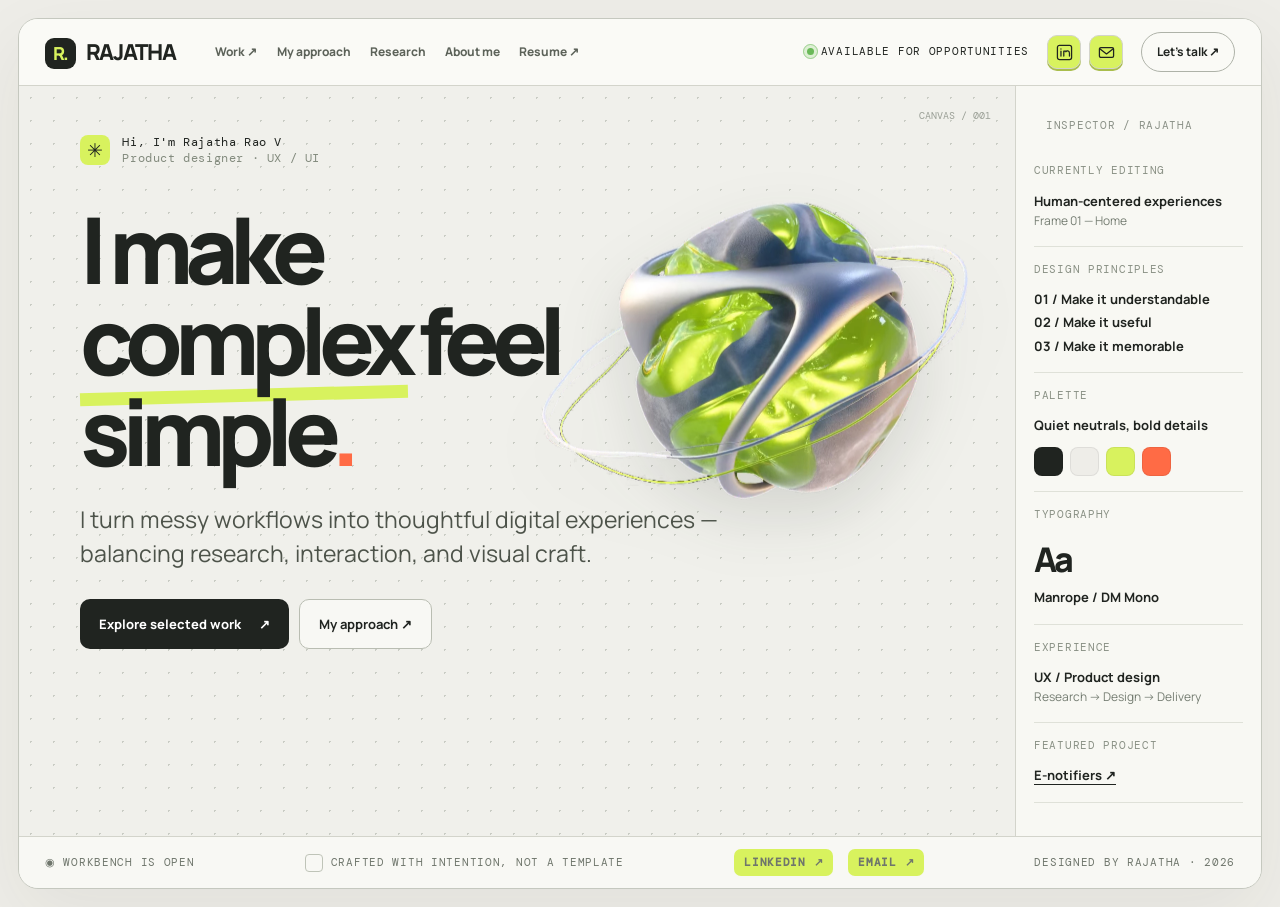
<file: index.html>
<!DOCTYPE html>

<html lang="en"><head><meta charset="utf-8"/><meta content="width=device-width,initial-scale=1" name="viewport"/><meta content="#edece7" name="theme-color"/><title>Rajatha Rao V — Product Designer</title><style>
@import url('https://fonts.googleapis.com/css2?family=DM+Mono:wght@400;500&family=Manrope:wght@400;500;600;700;800&display=swap');
:root{--paper:#eeede8;--ink:#202420;--line:#d3d4cb;--acid:#d8f25e;--orange:#ff6b45;--soft:#f8f8f3}*{box-sizing:border-box}html{scroll-behavior:smooth}body{margin:0;background:var(--paper);color:var(--ink);font:15px/1.55 Manrope,Arial,sans-serif}button,a{font:inherit}a{color:inherit;text-decoration:none}button{cursor:pointer}.mono{font:11px/1.4 'DM Mono',monospace;letter-spacing:.065em;text-transform:uppercase}.app{min-height:100vh;padding:18px}.shell{max-width:1640px;margin:auto;min-height:calc(100vh - 36px);border:1px solid #c5c8bf;border-radius:20px;overflow:hidden;background:var(--soft);box-shadow:0 25px 75px #292e2410}.toolbar{height:67px;display:flex;align-items:center;gap:18px;padding:0 26px;border-bottom:1px solid var(--line);background:#fafaf6}.logo{font-weight:800;letter-spacing:-.06em;font-size:22px;white-space:nowrap}.logo span{display:inline-grid;place-items:center;background:var(--ink);color:var(--acid);width:31px;height:31px;border-radius:9px;margin-right:7px;font-size:18px}.toolsep{height:25px;width:1px;background:var(--line)}.toolbar .right{margin-left:auto;display:flex;align-items:center;gap:18px}.online{display:flex;align-items:center;gap:7px}.online i{width:7px;height:7px;border-radius:50%;background:#69b958;box-shadow:0 0 0 4px #ddefd4}.outline{border:1px solid #aeb2a8;border-radius:100px;padding:10px 15px;background:transparent;font-weight:700;font-size:12px}.outline:hover{background:var(--acid)}.workbench{display:grid;grid-template-columns:214px minmax(0,1fr) 246px;min-height:730px}.sidebar{border-right:1px solid var(--line);background:#f7f7f2;padding:24px 14px;display:flex;flex-direction:column}.sidetitle{color:#8b9187;margin:8px 12px 15px}.tree{display:flex;align-items:center;gap:10px;padding:11px 12px;border-radius:9px;font-size:13px;text-align:left;border:0;background:transparent;width:100%;color:#51564e}.tree.active{background:#e5e9d5;color:#202420;font-weight:800}.tree:hover{background:#eaece2}.tree .ic{font:13px 'DM Mono',monospace;color:#7b8375}.subtree{margin:2px 0 14px 22px;border-left:1px solid #ccd0c3;padding-left:12px}.subtree a{display:block;font-size:12px;padding:9px;color:#666e62}.subtree a:hover{color:#111}.sidebottom{margin-top:auto;border-top:1px solid var(--line);padding:20px 12px 0;color:#70776c;font-size:12px}.sidebottom b{color:#242824;display:block;margin-bottom:4px}.canvas{position:relative;overflow:hidden;background-color:#f0f0eb;background-image:radial-gradient(#c9ccc4 1px,transparent 1px);background-size:23px 23px;padding:48px clamp(24px,4.8vw,85px) 65px}.canvas:before{content:'WORKSPACE / 001';position:absolute;right:24px;top:23px;color:#9a9f96;font:10px 'DM Mono',monospace}.eyebrow{display:flex;gap:12px;align-items:center;font:12px 'DM Mono',monospace;letter-spacing:.05em}.eyebrow .spark{display:grid;place-items:center;background:var(--acid);width:30px;height:30px;border-radius:8px;font-size:19px}.intro{max-width:830px;position:relative;z-index:1}.intro h1{font-size:clamp(55px,7.5vw,117px);letter-spacing:-.09em;line-height:.99;margin:35px 0 24px;font-weight:800}.intro h1 em{font-style:normal;position:relative}.intro h1 em:after{content:'';position:absolute;bottom:1px;left:0;width:100%;height:13px;background:var(--acid);z-index:-1;transform:rotate(-1.5deg)}.lede{font-size:clamp(17px,1.8vw,23px);line-height:1.5;max-width:680px;color:#4d534a;margin:0 0 28px}.actions{display:flex;flex-wrap:wrap;gap:10px}.primary{display:inline-flex;align-items:center;gap:18px;background:var(--ink);color:#fff;padding:14px 19px;border-radius:10px;font-weight:750;font-size:13px}.primary:hover{background:#414b34}.secondary{border:1px solid #b9bdb2;padding:14px 19px;border-radius:10px;background:#f8f8f4;font-size:13px;font-weight:700}.secondary:hover{background:var(--acid)}.floating{display:grid;grid-template-columns:1.3fr 1fr;gap:15px;margin-top:64px;max-width:940px;position:relative}.panel{border:1px solid #c7cbbf;border-radius:14px;background:#fafaf6;box-shadow:0 14px 25px #333b2912;overflow:hidden}.panelhead{display:flex;align-items:center;justify-content:space-between;border-bottom:1px solid #e0e3d9;padding:12px 16px}.project-image{height:200px;overflow:hidden;background:#dfe7f4;padding:16px 16px 0}.project-image img{width:100%;height:100%;object-fit:cover;object-position:top left;border-radius:7px 7px 0 0;box-shadow:0 4px 20px #273d5b26}.project-meta{padding:16px;display:flex;align-items:center;justify-content:space-between;gap:10px}.project-meta h2{margin:3px 0;font-size:21px;letter-spacing:-.045em}.project-meta p{font-size:12px;margin:0;color:#697168}.circle{display:grid;place-items:center;width:39px;height:39px;border-radius:50%;background:var(--acid);font-size:20px;flex:none}.notes{padding:18px 22px;position:relative}.notes:before{content:'';height:9px;width:9px;border-radius:50%;background:var(--orange);position:absolute;right:18px;top:18px}.notes h3{font-size:25px;letter-spacing:-.05em;line-height:1.16;margin:30px 0 14px}.notes p{font-size:13px;color:#626960}.tags{display:flex;flex-wrap:wrap;gap:7px;margin-top:24px}.tags span{font:10px 'DM Mono',monospace;padding:7px 9px;border:1px solid #d6d9d0;border-radius:7px}.properties{border-left:1px solid var(--line);background:#f8f8f3;padding:24px 18px}.prop{border-bottom:1px solid #dfe1d8;padding:15px 0}.prop label{display:block;color:#8a9185;margin-bottom:10px}.prop b{font-size:13px}.swatches{display:flex;gap:7px;margin-top:11px}.swatches i{height:29px;width:29px;border:1px solid #0001;border-radius:8px}.type-sample{font-size:34px;font-weight:800;letter-spacing:-.08em}.mini{font-size:12px;color:#757d72}.prop a{text-decoration:underline;text-underline-offset:4px}.bottomstrip{display:flex;justify-content:space-between;gap:10px;align-items:center;border-top:1px solid var(--line);padding:12px 26px;background:#f8f8f4;color:#6f766c}.scroll{display:flex;gap:8px;align-items:center}.scroll i{display:block;width:18px;height:18px;border:1px solid #bfc4b8;border-radius:4px}.mobile-nav{display:none}@media(max-width:1180px){.workbench{grid-template-columns:180px minmax(0,1fr)}.properties{display:none}.canvas{padding:45px 40px}.intro h1{font-size:clamp(58px,8vw,95px)}}@media(max-width:750px){.app{padding:8px}.shell{border-radius:14px}.toolbar{padding:0 15px;height:61px}.toolbar .mono,.toolbar .toolsep,.online{display:none}.workbench{display:block;min-height:auto}.sidebar{display:none}.mobile-nav{display:flex;gap:8px;padding:10px 14px;border-bottom:1px solid var(--line);background:#f7f7f2}.mobile-nav a{font-size:12px;padding:7px 10px;border:1px solid var(--line);border-radius:7px}.canvas{padding:35px 19px 45px}.intro h1{font-size:clamp(51px,11.5vw,78px);margin-top:25px}.intro h1 em:after{height:8px}.floating{grid-template-columns:1fr;margin-top:40px}.notes h3{margin-top:18px}.bottomstrip{padding:10px 14px}.bottomstrip .mono:last-child{display:none}}@media(prefers-reduced-motion:reduce){html{scroll-behavior:auto}}
.workbench{grid-template-columns:minmax(0,1fr) 246px;min-height:750px}.canvas{display:flex;flex-direction:column;gap:52px;padding-bottom:48px}.canvas:before{content:'CANVAS / 001'}.intro{max-width:900px}.intro h1{font-size:clamp(66px,7.2vw,112px);margin-top:38px}.toplinks{display:flex;gap:25px;align-items:center;margin-left:22px}.toplinks a{font-size:12px;font-weight:750;color:#5c6259}.toplinks a:hover{text-decoration:underline;text-underline-offset:5px}.approach{max-width:1100px;width:100%;border:1px solid #c9cdc2;background:#fafaf6;border-radius:19px;overflow:hidden;box-shadow:0 15px 36px #333b2910}.approach-label{display:flex;justify-content:space-between;gap:12px;align-items:center;padding:16px 23px;border-bottom:1px solid #dfe1d9}.approach-index{color:#8b9388}.approach-main{display:grid;grid-template-columns:1.05fr 1fr;gap:30px;padding:25px 27px 27px}.approach h2{font-size:clamp(30px,3.1vw,47px);line-height:1.13;letter-spacing:-.065em;margin:8px 0 16px}.approach h2 em{font-style:normal;text-decoration:underline;text-decoration-color:var(--acid);text-decoration-thickness:8px;text-underline-offset:1px}.approach-main p{max-width:400px;color:#5c635a;font-size:14px}.approach-steps{border-left:1px solid #dfe1d9;padding-left:25px;display:grid;gap:15px}.approach-steps>div{display:grid;gap:3px}.approach-steps .mono{color:#838c7f;font-size:10px}.approach-steps strong{font-size:14px}.approach-steps small{color:#757d73;font-size:12px}.approach-bottom{border-top:1px solid #dfe1d9;display:flex;justify-content:space-between;gap:14px;align-items:center;padding:13px 23px}.approach-bottom .mono{color:#828a7d;font-size:10px}.approach-bottom a{font-weight:800;font-size:12px;background:var(--acid);border-radius:8px;padding:9px 12px}.approach-bottom a:hover{background:#c8e54e}@media(max-width:1180px){.workbench{grid-template-columns:minmax(0,1fr)}.properties{display:none}.canvas{padding:45px 40px}.intro h1{font-size:clamp(58px,8vw,95px)}}@media(max-width:750px){.toplinks{display:none}.workbench{display:block;min-height:auto}.canvas{padding:35px 19px 36px;gap:35px}.intro h1{font-size:clamp(51px,11.5vw,78px);margin-top:25px}.approach-main{grid-template-columns:1fr;gap:12px;padding:20px}.approach-steps{border-left:0;border-top:1px solid #dfe1d9;padding:18px 0 0}.approach-label,.approach-bottom{padding:13px 18px}.approach-index{display:none}.approach-bottom{align-items:start;flex-direction:column}.approach h2{font-size:34px}}
/* V3: modal approach overlay */
.approach-backdrop .approach-main>div:first-child p+p{margin-top:12px}.approach-backdrop .approach-main p{line-height:1.65}.approach-backdrop .approach-steps small{line-height:1.55}
.approach-backdrop[hidden]{display:none!important}.approach-backdrop{position:fixed;inset:0;z-index:1000;background:rgba(22,28,22,.55);backdrop-filter:blur(7px);display:flex;align-items:center;justify-content:center;padding:22px;overflow-y:auto}.approach-backdrop .approach{position:relative;max-width:900px;max-height:calc(100vh - 44px);overflow-y:auto;box-shadow:0 32px 100px #0005;animation:approach-enter .22s ease-out}.approach-close{width:34px;height:34px;flex:none;display:grid;place-items:center;border:0;border-radius:50%;background:#fce6e3;color:#d82926;font-size:27px;font-weight:700;line-height:1;transition:background .15s,transform .15s}.approach-close:hover,.approach-close:focus-visible{background:#e33a32;color:white;transform:scale(1.06)}.approach-backdrop .approach-label{gap:16px}.approach-backdrop .approach-index{margin-left:auto}.approach-backdrop .approach-main{padding:34px}.approach-backdrop .approach h2{font-size:clamp(36px,4vw,54px)}body.approach-open{overflow:hidden}@keyframes approach-enter{from{opacity:0;transform:translateY(15px) scale(.98)}to{opacity:1;transform:translateY(0) scale(1)}}@media(max-width:750px){.approach-backdrop{padding:12px}.approach-backdrop .approach{max-height:calc(100dvh - 24px)}.approach-backdrop .approach-main{padding:22px}.approach-backdrop .approach h2{font-size:36px}.approach-backdrop .approach-index{display:none}.approach-close{margin-left:auto}}@media(prefers-reduced-motion:reduce){.approach-backdrop .approach{animation:none}}
.toplinks{gap:clamp(12px,1.5vw,25px)}.toplinks a{white-space:nowrap}.info-backdrop[hidden]{display:none!important}.info-backdrop{position:fixed;inset:0;z-index:1001;background:rgba(22,28,22,.55);backdrop-filter:blur(7px);display:flex;align-items:center;justify-content:center;padding:22px}.info-panel{position:relative;width:min(760px,100%);max-height:calc(100dvh - 44px);overflow:auto;background:#fafaf6;border:1px solid #c9cdc2;border-radius:19px;box-shadow:0 32px 100px #0005}.info-panel .approach-main{grid-template-columns:1fr 1fr}.info-panel .approach-label{padding:16px 23px}.info-panel .approach-main{padding:30px}.info-panel h2{font-size:clamp(30px,3.3vw,48px)}.info-panel .approach-steps{gap:16px}.info-panel .approach-steps small{line-height:1.55}.info-panel .approach-bottom{padding:13px 23px}@media(max-width:1000px){.toplinks{gap:12px;margin-left:6px}.toolbar{gap:10px;padding:0 16px}.toolbar .online{display:none}}@media(max-width:750px){.info-backdrop{padding:12px}.info-panel{max-height:calc(100dvh - 24px)}.info-panel .approach-main{grid-template-columns:1fr;padding:22px}.info-panel .approach-steps{border-left:0;border-top:1px solid #dfe1d9;padding:18px 0 0}.mobile-nav{flex-wrap:wrap}}
/* Highlight contact destinations using the homepage accent lime */
.contact-icon{background:var(--acid);border-color:var(--acid);color:var(--ink);box-shadow:0 2px 0 #a9bd4c;}
.contact-icon:hover,.contact-icon:focus-visible{background:#c8e64a;border-color:#809d27;box-shadow:0 4px 12px #93b23445;transform:translateY(-2px)}
.footer-social a,.mobile-nav .mobile-social a{background:var(--acid);color:var(--ink);border:1px solid var(--acid);border-radius:7px;padding:5px 9px;font-weight:700;transition:background .2s,transform .2s}
.footer-social a:hover,.footer-social a:focus-visible,.mobile-nav .mobile-social a:hover,.mobile-nav .mobile-social a:focus-visible{background:#c8e64a;transform:translateY(-2px)}
.contact-actions a{background:var(--acid);border-color:var(--acid);color:var(--ink)}
.contact-actions a:first-child{background:var(--acid);border-color:var(--acid)}
.contact-actions a:hover,.contact-actions a:focus-visible{background:#c8e64a;border-color:#809d27}

/* Contact popup — reference screenshot match */
.contact-dialog{width:min(1200px,100%);max-height:calc(100dvh - 24px);overflow-y:auto;background:#f8f8f3;border:1.5px solid #c5ceb7;border-radius:38px;padding:clamp(26px,3vw,35px);box-shadow:0 25px 85px #10171044;font-family:Manrope,Arial,sans-serif}
.contact-kicker{font-family:Manrope,Arial,sans-serif;font-size:clamp(13px,1.65vw,20px);letter-spacing:.045em;font-weight:650;color:#65764f}
.contact-dialog h2{font-size:clamp(31px,4.05vw,49px);font-weight:800;letter-spacing:-.045em;line-height:1.16;margin:30px 0 27px;white-space:normal}
.contact-dialog h2 em{color:#68833e;font-style:normal}
.contact-dialog p{font-size:clamp(17px,2.2vw,28px);line-height:1.46;color:#626b5c;max-width:1100px;margin:0}
.contact-actions{gap:16px;margin-top:25px;display:flex;flex-wrap:wrap}
.contact-actions a,.contact-actions a:first-child{display:inline-flex;align-items:center;justify-content:center;gap:17px;min-height:104px;padding:23px 25px;border-radius:24px;font-size:clamp(18px,2.3vw,28px);font-weight:650;line-height:1.1;transition:transform .2s,box-shadow .2s,background .2s;color:#202420;text-decoration:none}
.contact-actions a.contact-email{background:#d8f25e;border:2px solid #d8f25e}
.contact-actions a.contact-linkedin{background:transparent;border:2px solid #bfc9b5}
.contact-actions a.contact-email:hover,.contact-actions a.contact-email:focus-visible{background:#c8e64a;border-color:#c8e64a;box-shadow:0 6px 18px #a4bd4b33;transform:translateY(-3px)}
.contact-actions a.contact-linkedin:hover,.contact-actions a.contact-linkedin:focus-visible{background:#eff3e7;border-color:#68833e;transform:translateY(-3px)}
.contact-actions a svg{width:29px;height:29px;flex:none;fill:none;stroke:currentColor;stroke-width:2.3;stroke-linecap:round;stroke-linejoin:round}
.contact-arrow{font-size:27px;line-height:1;margin-left:3px}
.contact-close{right:17px;top:13px;opacity:.7}
@media(max-width:650px){.contact-dialog{border-radius:25px;padding:26px 20px}.contact-dialog h2{margin:25px 0 20px}.contact-actions a,.contact-actions a:first-child{min-height:66px;padding:15px 19px;border-radius:17px;font-size:18px;gap:10px}.contact-actions a svg{width:23px;height:23px}.contact-arrow{font-size:20px}.contact-actions{gap:10px}}
@media(prefers-reduced-motion:reduce){.contact-actions a{transition:none}}

/* Subtle availability indicator: gentle glow and breathing halo */
.online i{position:relative;display:inline-block;flex:none;animation:availability-glow 2.8s ease-in-out infinite}
.online i::after{content:"";position:absolute;inset:-4px;border:1.5px solid rgba(105,185,88,.55);border-radius:50%;animation:availability-ring 2.8s ease-out infinite;pointer-events:none}
@keyframes availability-glow{0%,100%{box-shadow:0 0 0 4px #ddefd4;opacity:1}50%{box-shadow:0 0 0 6px rgba(105,185,88,.17);opacity:.8}}
@keyframes availability-ring{0%{transform:scale(.8);opacity:.7}70%,100%{transform:scale(1.9);opacity:0}}
@media(prefers-reduced-motion:reduce){.online i,.online i::after{animation:none}}

/* resume popup */
.rs-btns{display:flex;gap:10px;flex-wrap:wrap;margin-top:20px}
.rs-btn{display:inline-flex;align-items:center;gap:8px;padding:11px 16px;border-radius:9px;border:1px solid #202420;font-weight:700;font-size:13px;color:#202420;transition:transform .2s,background .2s,color .2s}
.rs-btn:not(.primary){background:#d8f25e;border-color:#d8f25e}
.rs-btn:hover{transform:translateY(-2px);background:#d8f25e}
.rs-btn:not(.primary):hover{background:#cde84a;border-color:#cde84a}
.rs-btn.primary{background:#202420;color:#fff}.rs-btn.primary:hover{background:#485b28;color:#fff}
.rs-thumb{display:block;border:1px solid #dfe1d9;border-radius:8px;overflow:hidden;background:#fff;box-shadow:0 14px 30px rgba(32,36,32,.14);transition:transform .3s,box-shadow .3s}
.rs-thumb:hover{transform:translateY(-3px);box-shadow:0 20px 38px rgba(32,36,32,.2)}
.rs-thumb img{display:block;width:100%;height:auto}
.rs-side{border-left:1px solid #dfe1d9;padding-left:25px;align-self:start}
@media(max-width:700px){.rs-side{border-left:0;border-top:1px solid #dfe1d9;padding:18px 0 0}.rs-thumb{max-width:260px}}

/* hero 3D orb: transparent PNG-quality cut-out, sits on the canvas to the right of the headline */
.hero-orb{position:absolute;z-index:0;right:clamp(16px,2.2vw,40px);top:38%;width:clamp(270px,36vw,540px);aspect-ratio:900/630;transform:translateY(-50%);pointer-events:none}
.hero-orb video,.hero-orb img,.hero-orb canvas{display:block;width:100%;height:100%;filter:drop-shadow(0 26px 30px rgba(32,36,32,.13))}
.hero-orb .orb-cv{position:absolute;inset:0;opacity:0;transition:opacity .25s}.hero-orb .orb-cv.on{opacity:1}
.hero-orb img{transition:opacity .25s}
.hero-orb .orb-src{position:absolute;width:2px;height:2px;opacity:0;pointer-events:none}
@media(max-width:1380px){.hero-orb{top:35%}}
@media(max-width:1180px){.hero-orb{top:33%;width:32vw}}
@media(max-width:900px){.hero-orb{top:27%;width:34vw}}
@media(max-width:700px){.hero-orb{position:relative;right:auto;top:auto;transform:none;width:min(92%,380px);margin:-8px auto 0}}
</style><style>
/* About popup: full story, original personality column preserved */
#about-panel{width:min(1020px,100%)}
#about-panel .approach-main{grid-template-columns:minmax(0,1.65fr) minmax(235px,1fr);gap:30px;align-items:start}
#about-panel .approach-main>div:first-child p{font-size:13.5px;line-height:1.68;margin:0 0 12px}
#about-panel .approach-main>div:first-child h2{font-size:clamp(29px,3vw,41px);margin-bottom:16px}
#about-panel .story-subhead{font-weight:750;color:#252d22;margin-top:18px!important}
@media(max-width:750px){#about-panel .approach-main{grid-template-columns:1fr;gap:20px}#about-panel .approach-main>div:first-child p{font-size:14px}}
</style><style>
/* About Me sticker gallery: replaces only right-side text cards */
#about-panel .about-stickers{display:flex;flex-direction:column;gap:18px;justify-content:center}
#about-panel .about-stickers h3{margin:0;color:#242a20;font-size:19px;line-height:1.3;font-weight:700;letter-spacing:-.035em}
#about-panel .sticker-grid{display:grid;grid-template-columns:repeat(2,minmax(0,1fr));gap:13px}
#about-panel .sticker-tile{min-height:112px;display:grid;place-items:center;background:#eff1e9;border:1px solid #e0e5d7;border-radius:18px;font-size:55px;line-height:1;cursor:default;transition:transform .2s ease,background .2s ease}
#about-panel .sticker-tile:hover{transform:translateY(-4px) rotate(-2deg);background:#e7efd7}
@media(max-width:750px){#about-panel .sticker-tile{min-height:95px;font-size:48px}}
@media(prefers-reduced-motion:reduce){#about-panel .sticker-tile{transition:none}}
</style><style>
.contact-icons{display:flex;align-items:center;gap:8px}.contact-icon{display:inline-flex;align-items:center;justify-content:center;width:34px;height:34px;border:1px solid var(--line);border-radius:10px;color:var(--ink);text-decoration:none;transition:background .2s,transform .2s,border-color .2s}.contact-icon:hover,.contact-icon:focus-visible{background:var(--acid);border-color:var(--ink);transform:translateY(-2px)}.contact-icon svg{width:17px;height:17px;fill:none;stroke:currentColor;stroke-width:1.8;stroke-linecap:round;stroke-linejoin:round}.contact-backdrop[hidden]{display:none!important}.contact-backdrop{position:fixed;inset:0;z-index:1100;background:rgba(22,28,22,.6);backdrop-filter:blur(7px);display:flex;align-items:center;justify-content:center;padding:18px}.contact-dialog{position:relative;width:min(590px,100%);background:#f8f8f3;border:1px solid #cdd2c6;border-radius:22px;box-shadow:0 25px 85px #10171044;padding:clamp(25px,5vw,44px);color:#202420}.contact-kicker{font:11px 'DM Mono',monospace;letter-spacing:.08em;color:#6c775f}.contact-dialog h2{font-size:clamp(34px,5vw,51px);line-height:1.12;letter-spacing:-.055em;margin:14px 0}.contact-dialog h2 em{color:#6b842f;font-style:normal}.contact-dialog p{color:#5a6356;max-width:430px}.contact-actions{display:flex;flex-wrap:wrap;gap:12px;margin-top:25px}.contact-actions a{padding:13px 17px;border-radius:11px;border:1px solid #bdc6b4;text-decoration:none;color:#202420;font-weight:700;transition:transform .2s,background .2s}.contact-actions a:first-child{background:#d8f25e;border-color:#d8f25e}.contact-actions a:hover{transform:translateY(-3px);background:#e6eed4}.contact-close{position:absolute;right:18px;top:16px;border:1px solid #d2d6cc;background:white;border-radius:9px;width:35px;height:35px;font-size:22px;cursor:pointer}.footer-social{display:flex;gap:15px;align-items:center}.footer-social a{color:inherit;text-decoration:none;border-bottom:1px solid transparent}.footer-social a:hover{border-color:currentColor}.mobile-nav .mobile-social{display:flex;gap:14px;align-items:center}.mobile-nav .mobile-social a{font-weight:700}@media(max-width:950px){.toolbar .contact-icons{display:none}}@media(max-width:600px){.footer-social{gap:8px;font-size:11px}.bottomstrip{flex-wrap:wrap;gap:8px}}
</style><style>
/* Contact popup uses the same layout system and visual language as My Approach. */
.contact-backdrop{padding:22px;overflow-y:auto}
.contact-backdrop .contact-approach{position:relative;width:100%;max-width:900px;max-height:calc(100dvh - 44px);overflow-y:auto;background:#fafaf6;border:1px solid #c9cdc2;border-radius:19px;padding:0;box-shadow:0 32px 100px #0005;animation:approach-enter .22s ease-out}
.contact-backdrop .contact-approach .approach-main{padding:34px;grid-template-columns:1.05fr 1fr;gap:30px}
.contact-backdrop .contact-approach h2{font-size:clamp(36px,4vw,54px);line-height:1.13;letter-spacing:-.065em;margin:8px 0 16px}
.contact-backdrop .contact-approach h2 em{color:#202420;text-decoration-color:#d8f25e;text-decoration-thickness:8px;text-underline-offset:1px}
.contact-backdrop .contact-approach p{font-size:14px;line-height:1.65;max-width:400px;color:#5c635a;margin:0}
.contact-backdrop .contact-approach .approach-steps{gap:20px}
.contact-backdrop .contact-approach .approach-steps>div{gap:6px}
.contact-backdrop .contact-approach .approach-close{position:static;opacity:1;border:0;border-radius:50%;width:34px;height:34px;background:#fce6e3;color:#d82926;padding:0}
.contact-backdrop .contact-approach .approach-close:hover{background:#e33a32;color:white}
.contact-backdrop .contact-approach .approach-bottom{padding:13px 23px}
.contact-method{display:inline-flex;align-items:center;justify-content:space-between;gap:10px;align-self:start;min-width:170px;margin-top:7px;padding:11px 13px;border-radius:9px;font-size:13px;font-weight:800;text-decoration:none;color:#202420;transition:transform .2s,background .2s,border-color .2s}
.contact-method svg{width:18px;height:18px;fill:none;stroke:currentColor;stroke-width:1.9;stroke-linecap:round;stroke-linejoin:round}
.contact-method.contact-email{background:#d8f25e;border:1px solid #d8f25e}
.contact-method.contact-linkedin{background:transparent;border:1px solid #bfc9b5}
.contact-method:hover,.contact-method:focus-visible{transform:translateY(-2px)}
.contact-method.contact-email:hover{background:#c8e64a}
.contact-method.contact-linkedin:hover{background:#eff3e7;border-color:#68833e}
@media(max-width:750px){.contact-backdrop{padding:12px}.contact-backdrop .contact-approach{max-height:calc(100dvh - 24px)}.contact-backdrop .contact-approach .approach-main{grid-template-columns:1fr;gap:20px;padding:22px}.contact-backdrop .contact-approach h2{font-size:36px}.contact-backdrop .contact-approach .approach-steps{border-left:0;border-top:1px solid #dfe1d9;padding:18px 0 0}.contact-backdrop .contact-approach .approach-bottom{align-items:start;flex-direction:column}}
@media(prefers-reduced-motion:reduce){.contact-backdrop .contact-approach{animation:none}.contact-method{transition:none}}

/* responsive polish */
.outline,.online,.toplinks a{white-space:nowrap}
@media(max-width:1240px){.toolbar .online{display:none}}
@media(max-width:1100px){.toplinks{gap:16px}.contact-icons{gap:6px}}
</style></head><body><div class="app"><div class="shell"><header class="toolbar"><a class="logo" href="index.html"><span>R.</span> RAJATHA</a><nav aria-label="Main navigation" class="toplinks"><a href="work.html">Work ↗</a><a data-open-approach="" href="#approach-panel">My approach</a><a data-open-research="" href="#research-panel">Research</a><a data-open-about="" href="#about-panel">About me</a><a data-open-resume="" href="#resume-panel">Resume ↗</a></nav><div class="right"><div class="online mono"><i></i> Available for opportunities</div><div class="contact-icons"><a aria-label="LinkedIn" class="contact-icon" href="https://www.linkedin.com/in/rajathrao1412/" rel="noopener noreferrer" target="_blank" title="LinkedIn"><svg aria-hidden="true" viewbox="0 0 24 24"><rect height="20" rx="3" width="20" x="2" y="2"></rect><path d="M7 10v7M7 7v.1M11 17v-7h3v1c1-2 5-2 5 2v4"></path></svg></a><a aria-label="Email" class="contact-icon" href="mailto:rajathraovalleri@gmail.com" target="_self" title="Email"><svg aria-hidden="true" viewbox="0 0 24 24"><rect height="14" rx="2" width="20" x="2" y="5"></rect><path d="m3 7 9 7 9-7"></path></svg></a></div><a class="outline" href="#contact" id="contact">Let's talk ↗</a></div></header><div class="mobile-nav"><a href="work.html">Work</a><a data-open-approach="" href="#approach-panel">My approach</a><a data-open-research="" href="#research-panel">Research</a><a data-open-about="" href="#about-panel">About me</a><a data-open-resume="" href="#resume-panel">Resume ↗</a><div class="mobile-social"><a href="https://www.linkedin.com/in/rajathrao1412/" rel="noopener noreferrer" target="_blank">LinkedIn ↗</a><a href="mailto:rajathraovalleri@gmail.com">Email ↗</a></div></div><div class="workbench"><main class="canvas"><div class="intro"><div class="eyebrow"><span class="spark">✳</span><span>Hi, I'm Rajatha Rao V<br/><span style="color:#828a7d">Product designer · UX / UI</span></span></div><h1>I make<br/><em>complex</em> feel<br/>simple<span style="color:var(--orange)">.</span></h1><p class="lede">I turn messy workflows into thoughtful digital experiences — balancing research, interaction, and visual craft.</p><div class="actions"><a class="primary" href="work.html">Explore selected work <span>↗</span></a><a class="secondary" data-open-approach="" href="#approach-panel">My approach ↗</a></div></div><div class="hero-orb" aria-hidden="true"><video class="orb-v" autoplay muted loop playsinline disablepictureinpicture preload="auto" poster="assets/hero-orb.webp" width="900" height="630"><source src="assets/hero-orb.webm" type="video/webm"></video></div></main><aside class="properties"><div class="sidetitle mono">Inspector / Rajatha</div><div class="prop"><label class="mono">Currently editing</label><b>Human-centered experiences</b><div class="mini">Frame 01 — Home</div></div><div class="prop"><label class="mono">Design principles</label><b>01 / Make it understandable</b><br/><b>02 / Make it useful</b><br/><b>03 / Make it memorable</b></div><div class="prop"><label class="mono">Palette</label><b>Quiet neutrals, bold details</b><div class="swatches"><i style="background:#202420"></i><i style="background:#eeede8"></i><i style="background:#d8f25e"></i><i style="background:#ff6b45"></i></div></div><div class="prop"><label class="mono">Typography</label><div class="type-sample">Aa</div><b>Manrope / DM Mono</b></div><div class="prop"><label class="mono">Experience</label><b>UX / Product design</b><div class="mini">Research → Design → Delivery</div></div><div class="prop"><label class="mono">Featured project</label><a href="enotifiers.html"><b>E-notifiers ↗</b></a></div></aside></div><footer class="bottomstrip"><span class="mono">◉ Workbench is open</span><span class="scroll mono"><i></i> Crafted with intention, not a template</span><span class="footer-social mono"><a href="https://www.linkedin.com/in/rajathrao1412/" rel="noopener noreferrer" target="_blank">LinkedIn ↗</a><a href="mailto:rajathraovalleri@gmail.com">Email ↗</a></span><span class="mono">Designed by Rajatha · 2026</span></footer></div></div><div class="approach-backdrop" hidden="" id="approach-backdrop"><section aria-label="My approach" aria-labelledby="approach-heading" aria-modal="true" class="approach" id="approach-panel" role="dialog" tabindex="-1"><div class="approach-label"><span class="mono">// MY APPROACH</span><span class="approach-index mono">01 — 03 / DISCOVER · DESIGN · REFINE</span><button aria-label="Close My Approach" class="approach-close" title="Close" type="button">×</button></div><div class="approach-main"><div><h2 id="approach-heading">Curiosity first.<br/><em>Clarity by design.</em></h2><p>I love untangling complex problems. I ask questions, break challenges into smaller pieces, and explore what people actually need before deciding what to design.</p><p>Research gives my curiosity direction. I turn what I learn into clear, visual, practical experiences — then test and refine them until they make sense in real life.</p></div><div class="approach-steps"><div><span class="mono">01 / DISCOVER + DEFINE</span><strong>Find the problem beneath the problem.</strong><small>Ask why, understand people, spot patterns, and challenge assumptions through research.</small></div><div><span class="mono">02 / EXPLORE + DESIGN</span><strong>Make the complicated feel simple.</strong><small>Experiment with flows, digital wireframes, and interactive prototypes. Balance usability with visual craft.</small></div><div><span class="mono">03 / TEST + REFINE</span><strong>Let real interactions guide the next step.</strong><small>Observe what works, learn from feedback, and improve with purpose — not just polish.</small></div></div></div><div class="approach-bottom"><span class="mono">CURIOSITY · RESEARCH · EXPERIMENTATION · VISUAL DESIGN</span><a href="work.html">Explore my work <span aria-hidden="true">↗</span></a></div></section></div><script>
(()=>{const overlay=document.getElementById('approach-backdrop');const dialog=document.getElementById('approach-panel');const close=dialog.querySelector('.approach-close');let lastFocus=null;function open(e){if(e)e.preventDefault();lastFocus=document.activeElement;overlay.hidden=false;document.body.classList.add('approach-open');close.focus()}function dismiss(){overlay.hidden=true;document.body.classList.remove('approach-open');if(lastFocus&&lastFocus.focus)lastFocus.focus()}document.querySelectorAll('[data-open-approach]').forEach(a=>a.addEventListener('click',open));close.addEventListener('click',dismiss);overlay.addEventListener('click',e=>{if(e.target===overlay)dismiss()});document.addEventListener('keydown',e=>{if(overlay.hidden)return;if(e.key==='Escape')dismiss();if(e.key==='Tab'){const nodes=[...dialog.querySelectorAll('button,a[href],input,[tabindex]:not([tabindex="-1"])')].filter(x=>!x.disabled);const first=nodes[0],last=nodes[nodes.length-1];if(e.shiftKey&&document.activeElement===first){e.preventDefault();last.focus()}else if(!e.shiftKey&&document.activeElement===last){e.preventDefault();first.focus()}}});})();
</script><div class="info-backdrop" hidden="" id="research-backdrop"><section aria-labelledby="research-heading" aria-modal="true" class="info-panel" id="research-panel" role="dialog" tabindex="-1"><div class="approach-label"><span class="mono">// RESEARCH</span><button aria-label="Close Research" class="approach-close" type="button">×</button></div><div class="approach-main"><div><h2 id="research-heading">Understand people.<br/><em>Design with purpose.</em></h2><p>I pursued HCI because I wanted to go beyond designing interfaces that look good. I wanted to understand how people think, what they struggle with, and why certain experiences work.</p><p>I love finding patterns in what people say and do, then using those insights to question assumptions and shape practical design decisions.</p></div><div class="approach-steps"><div><span class="mono">01 / LISTEN + EXPLORE</span><strong>Start with people, not pixels.</strong><small>Use interviews, surveys, and competitive analysis to understand needs, motivations, and context.</small></div><div><span class="mono">02 / FIND + EVALUATE</span><strong>Connect the dots.</strong><small>Synthesize patterns and uncover friction through usability testing, heuristic evaluation, and walkthroughs.</small></div><div><span class="mono">03 / APPLY + IMPROVE</span><strong>Make insights useful.</strong><small>Translate findings into clearer flows, thoughtful interactions, and prototypes that can be tested and refined.</small></div></div></div><div class="approach-bottom"><span class="mono">CURIOSITY · USER RESEARCH · USABILITY · HCI</span><a href="second-cycle.html">Explore Second Cycle ↗</a></div></section></div>
<div class="info-backdrop" hidden="" id="about-backdrop"><section aria-labelledby="about-heading" aria-modal="true" class="info-panel" id="about-panel" role="dialog" tabindex="-1"><div class="approach-label"><span class="mono">// ABOUT ME</span><button aria-label="Close About Me" class="approach-close" type="button">×</button></div><div class="approach-main"><div><h2 id="about-heading">Hey, I’m Rajatha! <em>👋</em></h2><p>I’m a UI/UX Designer passionate about creating seamless digital experiences through thoughtful design and empathy-driven decisions. I enjoy turning complex ideas into intuitive user journeys and meaningful product experiences.</p><p>I believe in one simple principle: “I am not my user.” It reminds me to look beyond my own assumptions, let research guide my decisions, and design around what people actually need.</p><p class="story-subhead">So, how did I get here?</p><p>My journey started as a Statistics and Computer Science student with a strong interest in art and creativity. I began exploring design by creating posters and working on web design projects during college. What started as a creative interest soon sparked my curiosity about UI/UX, and I haven’t looked back since. I loved discovering how design, technology, and human needs come together to shape the products we use every day.</p><p>I later worked as a UI/UX Designer, but I wanted to go beyond creating visually appealing interfaces. I wanted to understand the people behind the screens. That curiosity led me to pursue my Master’s in Human-Computer Interaction at DePaul University, where I developed a deeper understanding of user research, usability, and interaction design.</p><p>Today, I’m excited to bring together my design skills, prototyping experience, and research-driven perspective to help teams create products that are both useful and enjoyable.</p><p>Outside of design, I’m naturally curious, love experimenting with ideas, and have a soft spot for solving puzzles. When I’m not designing, you’ll probably find me gaming, going for a bike ride, or exploring quiet, lesser-known places.</p><p>I guess I’m just someone who enjoys discovering new things and figuring them out along the way.</p></div><div class="approach-steps about-stickers"><h3>If I’m not designing, then I’d be…</h3><div class="sticker-grid"><div aria-label="Solving puzzles" class="sticker-tile" role="img" title="Solving puzzles">🧩</div><div aria-label="Gaming" class="sticker-tile" role="img" title="Gaming">🎮</div><div aria-label="Bike rides" class="sticker-tile" role="img" title="Bike rides">🏍️</div><div aria-label="Exploring quiet places" class="sticker-tile" role="img" title="Exploring quiet places">🏞️</div></div></div></div><div class="approach-bottom"><span class="mono">CURIOUS MIND · PRACTICAL THINKER · PUZZLE SOLVER</span><a href="work.html">Explore my work ↗</a></div></section></div><div class="info-backdrop" hidden="" id="resume-backdrop"><section aria-labelledby="resume-heading" aria-modal="true" class="info-panel" id="resume-panel" role="dialog" tabindex="-1"><div class="approach-label"><span class="mono">// RESUME</span><button aria-label="Close Resume" class="approach-close" type="button">×</button></div><div class="approach-main"><div><h2 id="resume-heading">My resume.</h2><p>UI/UX product designer with an MS in Human-Computer Interaction.</p><div class="rs-btns"><a class="rs-btn primary" href="assets/Rajatha_Rao_Resume.pdf" target="_blank" rel="noopener">View PDF <span aria-hidden="true">↗</span></a><a class="rs-btn" href="assets/Rajatha_Rao_Resume.pdf" download="Rajatha_Rao_Resume.pdf">Download <span aria-hidden="true">↓</span></a></div></div><div class="rs-side"><a class="rs-thumb" href="assets/Rajatha_Rao_Resume.pdf" target="_blank" rel="noopener" aria-label="Open resume PDF in a new tab"><img src="assets/resume-preview.webp" alt="Preview of Rajatha Rao V's resume" loading="lazy"></a></div></div><div class="approach-bottom"><span class="mono">RESUME · PDF</span><a href="work.html">Explore my work ↗</a></div></section></div><script>
(()=>{let active=null,returnFocus=null;const configs=[['research','research-backdrop'],['about','about-backdrop'],['resume','resume-backdrop']];function close(){if(!active)return;active.hidden=true;document.body.classList.remove('approach-open');active=null;if(returnFocus?.focus)returnFocus.focus()}for(const [name,id] of configs){const overlay=document.getElementById(id),panel=overlay.querySelector('[role="dialog"]'),btn=overlay.querySelector('.approach-close');document.querySelectorAll('[data-open-'+name+']').forEach(link=>link.addEventListener('click',e=>{e.preventDefault();if(active)close();const old=document.getElementById('approach-backdrop');if(old&&!old.hidden){old.querySelector('.approach-close').click()}returnFocus=document.activeElement;active=overlay;overlay.hidden=false;document.body.classList.add('approach-open');btn.focus()}));btn.addEventListener('click',close);overlay.addEventListener('click',e=>{if(e.target===overlay)close()});panel.addEventListener('keydown',e=>{if(e.key!=='Tab')return;const nodes=[...panel.querySelectorAll('a[href],button')];const first=nodes[0],last=nodes[nodes.length-1];if(e.shiftKey&&document.activeElement===first){e.preventDefault();last.focus()}else if(!e.shiftKey&&document.activeElement===last){e.preventDefault();first.focus()}})}document.addEventListener('keydown',e=>{if(e.key==='Escape'&&active)close()})})();
</script><div class="contact-backdrop" hidden id="contact-backdrop"><section aria-labelledby="contact-heading" aria-modal="true" class="approach contact-approach" role="dialog" tabindex="-1"><div class="approach-label"><span class="mono">// LET'S CONNECT</span><span class="approach-index mono">004 / SAY HELLO</span><button aria-label="Close contact" class="approach-close contact-close" type="button">×</button></div><div class="approach-main"><div><h2 id="contact-heading">Have something in mind?<br><em>Let's talk.</em></h2><p>Whether it's a design opportunity, an interesting project, or just a conversation about ideas, I'd love to hear from you.</p></div><div class="approach-steps contact-methods"><div><span class="mono">01 / DROP ME A MESSAGE</span><strong>Start a conversation.</strong><small>Have an idea or opportunity? My inbox is open.</small><a class="contact-method contact-email" href="mailto:rajathraovalleri@gmail.com"><svg viewBox="0 0 24 24" aria-hidden="true"><rect x="2.5" y="4.5" width="19" height="15" rx="2"/><path d="m3.5 6 8.5 7 8.5-7"/></svg>Email me <span aria-hidden="true">↗</span></a></div><div><span class="mono">02 / CONNECT PROFESSIONALLY</span><strong>Find me on LinkedIn.</strong><small>Let's connect and keep in touch.</small><a class="contact-method contact-linkedin" href="https://www.linkedin.com/in/rajathrao1412/" rel="noopener noreferrer" target="_blank"><svg viewBox="0 0 24 24" aria-hidden="true"><rect x="2" y="2" width="20" height="20" rx="2"/><path d="M7 10v7M7 7v.1M11 17v-7h3v1c1-2 5-2 5 2v4"/></svg>LinkedIn <span aria-hidden="true">↗</span></a></div></div></div><div class="approach-bottom"><span class="mono">OPEN TO OPPORTUNITIES · COLLABORATIONS · CONVERSATIONS</span><a href="mailto:rajathraovalleri@gmail.com">Say hello <span aria-hidden="true">↗</span></a></div></section></div><script>(()=>{const trigger=document.getElementById('contact'),overlay=document.getElementById('contact-backdrop'),dialog=overlay.querySelector('.contact-approach'),close=overlay.querySelector('.contact-close');let previous;function hide(){overlay.hidden=true;document.body.style.overflow='';previous?.focus()}trigger.addEventListener('click',e=>{e.preventDefault();previous=document.activeElement;overlay.hidden=false;document.body.style.overflow='hidden';close.focus()});close.addEventListener('click',hide);overlay.addEventListener('click',e=>{if(e.target===overlay)hide()});document.addEventListener('keydown',e=>{if(!overlay.hidden&&e.key==='Escape')hide();if(!overlay.hidden&&e.key==='Tab'){const focusable=[...dialog.querySelectorAll('button,a[href]')];if(e.shiftKey&&document.activeElement===focusable[0]){e.preventDefault();focusable.at(-1).focus()}else if(!e.shiftKey&&document.activeElement===focusable.at(-1)){e.preventDefault();focusable[0].focus()}}})})();</script><script>(()=>{const box=document.querySelector(".hero-orb"),v=box&&box.querySelector("video");if(!v)return;
const u=navigator.userAgent,wk=/AppleWebKit/.test(u)&&!/Chrome|Chromium|Edg|OPR|Android/.test(u)||/CriOS|FxiOS|EdgiOS/.test(u);
const still=matchMedia("(prefers-reduced-motion:reduce)").matches,noWebm=!v.canPlayType||!v.canPlayType('video/webm; codecs="vp9"');
function stillImg(){const i=new Image();i.alt="";i.width=900;i.height=630;i.decoding="async";i.src="assets/hero-orb.webp";return i}
if(still){v.replaceWith(stillImg());return}
if(!wk&&!noWebm){const p=v.play();if(p&&p.catch)p.catch(()=>{});return}
/* Safari / WebKit: Safari can't play transparent web video, so play a normal H.264 video that stores colour (top) and
   transparency (bottom), and combine them on the GPU with WebGL. Hardware-decoded = smooth. */
const img=stillImg(),cv=document.createElement("canvas"),vid=document.createElement("video");
cv.width=900;cv.height=630;cv.className="orb-cv";
vid.muted=true;vid.defaultMuted=true;vid.loop=true;vid.playsInline=true;vid.setAttribute("playsinline","");vid.setAttribute("muted","");vid.preload="auto";vid.className="orb-src";vid.src="assets/hero-orb-packed.mp4";
v.replaceWith(img);box.append(cv,vid);
const gl=cv.getContext("webgl",{premultipliedAlpha:true,alpha:true,antialias:false});if(!gl)return;
const sh=(t,s)=>{const o=gl.createShader(t);gl.shaderSource(o,s);gl.compileShader(o);return o},pr=gl.createProgram();
gl.attachShader(pr,sh(gl.VERTEX_SHADER,"attribute vec2 p;varying vec2 t;void main(){t=vec2(p.x*.5+.5,1.-(p.y*.5+.5));gl_Position=vec4(p,0.,1.);}"));
gl.attachShader(pr,sh(gl.FRAGMENT_SHADER,"precision mediump float;varying vec2 t;uniform sampler2D s;void main(){vec3 c=texture2D(s,vec2(t.x,t.y*.5)).rgb;float a=texture2D(s,vec2(t.x,.5+t.y*.5)).r;gl_FragColor=vec4(c*a,a);}"));
gl.linkProgram(pr);gl.useProgram(pr);
const b=gl.createBuffer();gl.bindBuffer(gl.ARRAY_BUFFER,b);gl.bufferData(gl.ARRAY_BUFFER,new Float32Array([-1,-1,1,-1,-1,1,1,1]),gl.STATIC_DRAW);
const l=gl.getAttribLocation(pr,"p");gl.enableVertexAttribArray(l);gl.vertexAttribPointer(l,2,gl.FLOAT,false,0,0);
const tx=gl.createTexture();gl.bindTexture(gl.TEXTURE_2D,tx);
[[gl.TEXTURE_WRAP_S,gl.CLAMP_TO_EDGE],[gl.TEXTURE_WRAP_T,gl.CLAMP_TO_EDGE],[gl.TEXTURE_MIN_FILTER,gl.LINEAR],[gl.TEXTURE_MAG_FILTER,gl.LINEAR]].forEach(a=>gl.texParameteri(gl.TEXTURE_2D,a[0],a[1]));
gl.viewport(0,0,900,630);gl.clearColor(0,0,0,0);
let shown=false,run=false;
function draw(){if(vid.readyState>=2){gl.texImage2D(gl.TEXTURE_2D,0,gl.RGBA,gl.RGBA,gl.UNSIGNED_BYTE,vid);gl.clear(gl.COLOR_BUFFER_BIT);gl.drawArrays(gl.TRIANGLE_STRIP,0,4);if(!shown){shown=true;cv.classList.add("on");img.style.opacity=0}}
 if(!run)return;vid.requestVideoFrameCallback?vid.requestVideoFrameCallback(draw):requestAnimationFrame(draw)}
function go(){if(run)return;run=true;const p=vid.play();if(p&&p.catch)p.catch(()=>{});draw()}
vid.addEventListener("canplay",go);if(vid.readyState>=3)go();
document.addEventListener("visibilitychange",()=>{if(document.hidden){run=false;vid.pause()}else go()});
if("IntersectionObserver"in window)new IntersectionObserver(e=>{if(e[0].isIntersecting)go();else{run=false;vid.pause()}}).observe(box);
})()</script></body></html>
<script>window.addEventListener('DOMContentLoaded',()=>{const h=location.hash;if(h==='#approach-panel')document.querySelector('[data-open-approach]')?.click();if(h==='#resume-panel')document.querySelector('[data-open-resume]')?.click();if(h==='#research-panel')document.querySelector('[data-open-research]')?.click();if(h==='#about-panel')document.querySelector('[data-open-about]')?.click();});</script>
</file>
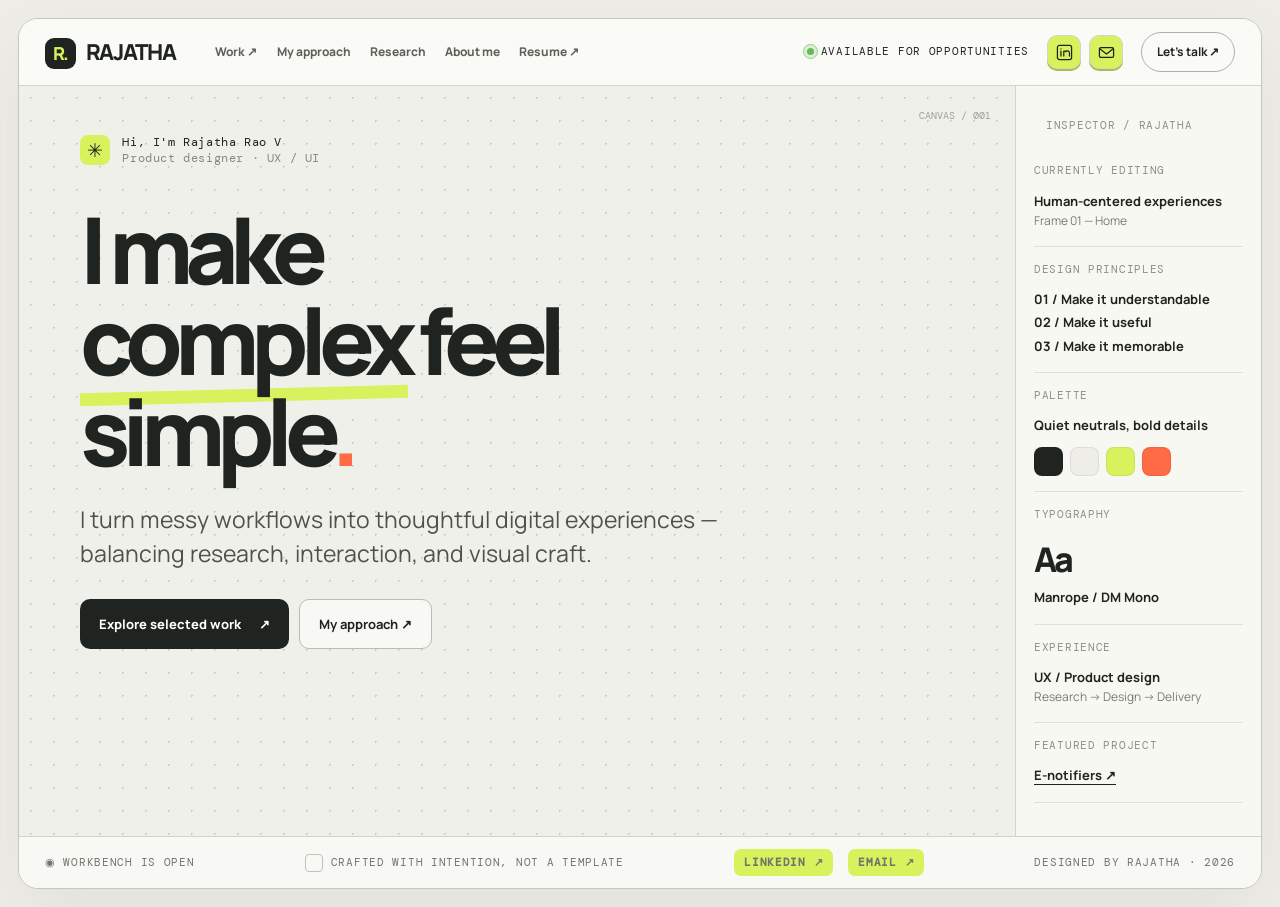
<file: docs/index.html>
<!DOCTYPE html>

<html lang="en"><head><meta charset="utf-8"/><meta content="width=device-width,initial-scale=1" name="viewport"/><meta content="#edece7" name="theme-color"/><title>Rajatha Rao V — Product Designer</title><style>
@import url('https://fonts.googleapis.com/css2?family=DM+Mono:wght@400;500&family=Manrope:wght@400;500;600;700;800&display=swap');
:root{--paper:#eeede8;--ink:#202420;--line:#d3d4cb;--acid:#d8f25e;--orange:#ff6b45;--soft:#f8f8f3}*{box-sizing:border-box}html{scroll-behavior:smooth}body{margin:0;background:var(--paper);color:var(--ink);font:15px/1.55 Manrope,Arial,sans-serif}button,a{font:inherit}a{color:inherit;text-decoration:none}button{cursor:pointer}.mono{font:11px/1.4 'DM Mono',monospace;letter-spacing:.065em;text-transform:uppercase}.app{min-height:100vh;padding:18px}.shell{max-width:1640px;margin:auto;min-height:calc(100vh - 36px);border:1px solid #c5c8bf;border-radius:20px;overflow:hidden;background:var(--soft);box-shadow:0 25px 75px #292e2410}.toolbar{height:67px;display:flex;align-items:center;gap:18px;padding:0 26px;border-bottom:1px solid var(--line);background:#fafaf6}.logo{font-weight:800;letter-spacing:-.06em;font-size:22px;white-space:nowrap}.logo span{display:inline-grid;place-items:center;background:var(--ink);color:var(--acid);width:31px;height:31px;border-radius:9px;margin-right:7px;font-size:18px}.toolsep{height:25px;width:1px;background:var(--line)}.toolbar .right{margin-left:auto;display:flex;align-items:center;gap:18px}.online{display:flex;align-items:center;gap:7px}.online i{width:7px;height:7px;border-radius:50%;background:#69b958;box-shadow:0 0 0 4px #ddefd4}.outline{border:1px solid #aeb2a8;border-radius:100px;padding:10px 15px;background:transparent;font-weight:700;font-size:12px}.outline:hover{background:var(--acid)}.workbench{display:grid;grid-template-columns:214px minmax(0,1fr) 246px;min-height:730px}.sidebar{border-right:1px solid var(--line);background:#f7f7f2;padding:24px 14px;display:flex;flex-direction:column}.sidetitle{color:#8b9187;margin:8px 12px 15px}.tree{display:flex;align-items:center;gap:10px;padding:11px 12px;border-radius:9px;font-size:13px;text-align:left;border:0;background:transparent;width:100%;color:#51564e}.tree.active{background:#e5e9d5;color:#202420;font-weight:800}.tree:hover{background:#eaece2}.tree .ic{font:13px 'DM Mono',monospace;color:#7b8375}.subtree{margin:2px 0 14px 22px;border-left:1px solid #ccd0c3;padding-left:12px}.subtree a{display:block;font-size:12px;padding:9px;color:#666e62}.subtree a:hover{color:#111}.sidebottom{margin-top:auto;border-top:1px solid var(--line);padding:20px 12px 0;color:#70776c;font-size:12px}.sidebottom b{color:#242824;display:block;margin-bottom:4px}.canvas{position:relative;overflow:hidden;background-color:#f0f0eb;background-image:radial-gradient(#c9ccc4 1px,transparent 1px);background-size:23px 23px;padding:48px clamp(24px,4.8vw,85px) 65px}.canvas:before{content:'WORKSPACE / 001';position:absolute;right:24px;top:23px;color:#9a9f96;font:10px 'DM Mono',monospace}.eyebrow{display:flex;gap:12px;align-items:center;font:12px 'DM Mono',monospace;letter-spacing:.05em}.eyebrow .spark{display:grid;place-items:center;background:var(--acid);width:30px;height:30px;border-radius:8px;font-size:19px}.intro{max-width:830px;position:relative;z-index:1}.intro h1{font-size:clamp(55px,7.5vw,117px);letter-spacing:-.09em;line-height:.99;margin:35px 0 24px;font-weight:800}.intro h1 em{font-style:normal;position:relative}.intro h1 em:after{content:'';position:absolute;bottom:1px;left:0;width:100%;height:13px;background:var(--acid);z-index:-1;transform:rotate(-1.5deg)}.lede{font-size:clamp(17px,1.8vw,23px);line-height:1.5;max-width:680px;color:#4d534a;margin:0 0 28px}.actions{display:flex;flex-wrap:wrap;gap:10px}.primary{display:inline-flex;align-items:center;gap:18px;background:var(--ink);color:#fff;padding:14px 19px;border-radius:10px;font-weight:750;font-size:13px}.primary:hover{background:#414b34}.secondary{border:1px solid #b9bdb2;padding:14px 19px;border-radius:10px;background:#f8f8f4;font-size:13px;font-weight:700}.secondary:hover{background:var(--acid)}.floating{display:grid;grid-template-columns:1.3fr 1fr;gap:15px;margin-top:64px;max-width:940px;position:relative}.panel{border:1px solid #c7cbbf;border-radius:14px;background:#fafaf6;box-shadow:0 14px 25px #333b2912;overflow:hidden}.panelhead{display:flex;align-items:center;justify-content:space-between;border-bottom:1px solid #e0e3d9;padding:12px 16px}.project-image{height:200px;overflow:hidden;background:#dfe7f4;padding:16px 16px 0}.project-image img{width:100%;height:100%;object-fit:cover;object-position:top left;border-radius:7px 7px 0 0;box-shadow:0 4px 20px #273d5b26}.project-meta{padding:16px;display:flex;align-items:center;justify-content:space-between;gap:10px}.project-meta h2{margin:3px 0;font-size:21px;letter-spacing:-.045em}.project-meta p{font-size:12px;margin:0;color:#697168}.circle{display:grid;place-items:center;width:39px;height:39px;border-radius:50%;background:var(--acid);font-size:20px;flex:none}.notes{padding:18px 22px;position:relative}.notes:before{content:'';height:9px;width:9px;border-radius:50%;background:var(--orange);position:absolute;right:18px;top:18px}.notes h3{font-size:25px;letter-spacing:-.05em;line-height:1.16;margin:30px 0 14px}.notes p{font-size:13px;color:#626960}.tags{display:flex;flex-wrap:wrap;gap:7px;margin-top:24px}.tags span{font:10px 'DM Mono',monospace;padding:7px 9px;border:1px solid #d6d9d0;border-radius:7px}.properties{border-left:1px solid var(--line);background:#f8f8f3;padding:24px 18px}.prop{border-bottom:1px solid #dfe1d8;padding:15px 0}.prop label{display:block;color:#8a9185;margin-bottom:10px}.prop b{font-size:13px}.swatches{display:flex;gap:7px;margin-top:11px}.swatches i{height:29px;width:29px;border:1px solid #0001;border-radius:8px}.type-sample{font-size:34px;font-weight:800;letter-spacing:-.08em}.mini{font-size:12px;color:#757d72}.prop a{text-decoration:underline;text-underline-offset:4px}.bottomstrip{display:flex;justify-content:space-between;gap:10px;align-items:center;border-top:1px solid var(--line);padding:12px 26px;background:#f8f8f4;color:#6f766c}.scroll{display:flex;gap:8px;align-items:center}.scroll i{display:block;width:18px;height:18px;border:1px solid #bfc4b8;border-radius:4px}.mobile-nav{display:none}@media(max-width:1180px){.workbench{grid-template-columns:180px minmax(0,1fr)}.properties{display:none}.canvas{padding:45px 40px}.intro h1{font-size:clamp(58px,8vw,95px)}}@media(max-width:750px){.app{padding:8px}.shell{border-radius:14px}.toolbar{padding:0 15px;height:61px}.toolbar .mono,.toolbar .toolsep,.online{display:none}.workbench{display:block;min-height:auto}.sidebar{display:none}.mobile-nav{display:flex;gap:8px;padding:10px 14px;border-bottom:1px solid var(--line);background:#f7f7f2}.mobile-nav a{font-size:12px;padding:7px 10px;border:1px solid var(--line);border-radius:7px}.canvas{padding:35px 19px 45px}.intro h1{font-size:clamp(51px,11.5vw,78px);margin-top:25px}.intro h1 em:after{height:8px}.floating{grid-template-columns:1fr;margin-top:40px}.notes h3{margin-top:18px}.bottomstrip{padding:10px 14px}.bottomstrip .mono:last-child{display:none}}@media(prefers-reduced-motion:reduce){html{scroll-behavior:auto}}
.workbench{grid-template-columns:minmax(0,1fr) 246px;min-height:750px}.canvas{display:flex;flex-direction:column;gap:52px;padding-bottom:48px}.canvas:before{content:'CANVAS / 001'}.intro{max-width:900px}.intro h1{font-size:clamp(66px,7.2vw,112px);margin-top:38px}.toplinks{display:flex;gap:25px;align-items:center;margin-left:22px}.toplinks a{font-size:12px;font-weight:750;color:#5c6259}.toplinks a:hover{text-decoration:underline;text-underline-offset:5px}.approach{max-width:1100px;width:100%;border:1px solid #c9cdc2;background:#fafaf6;border-radius:19px;overflow:hidden;box-shadow:0 15px 36px #333b2910}.approach-label{display:flex;justify-content:space-between;gap:12px;align-items:center;padding:16px 23px;border-bottom:1px solid #dfe1d9}.approach-index{color:#8b9388}.approach-main{display:grid;grid-template-columns:1.05fr 1fr;gap:30px;padding:25px 27px 27px}.approach h2{font-size:clamp(30px,3.1vw,47px);line-height:1.13;letter-spacing:-.065em;margin:8px 0 16px}.approach h2 em{font-style:normal;text-decoration:underline;text-decoration-color:var(--acid);text-decoration-thickness:8px;text-underline-offset:1px}.approach-main p{max-width:400px;color:#5c635a;font-size:14px}.approach-steps{border-left:1px solid #dfe1d9;padding-left:25px;display:grid;gap:15px}.approach-steps>div{display:grid;gap:3px}.approach-steps .mono{color:#838c7f;font-size:10px}.approach-steps strong{font-size:14px}.approach-steps small{color:#757d73;font-size:12px}.approach-bottom{border-top:1px solid #dfe1d9;display:flex;justify-content:space-between;gap:14px;align-items:center;padding:13px 23px}.approach-bottom .mono{color:#828a7d;font-size:10px}.approach-bottom a{font-weight:800;font-size:12px;background:var(--acid);border-radius:8px;padding:9px 12px}.approach-bottom a:hover{background:#c8e54e}@media(max-width:1180px){.workbench{grid-template-columns:minmax(0,1fr)}.properties{display:none}.canvas{padding:45px 40px}.intro h1{font-size:clamp(58px,8vw,95px)}}@media(max-width:750px){.toplinks{display:none}.workbench{display:block;min-height:auto}.canvas{padding:35px 19px 36px;gap:35px}.intro h1{font-size:clamp(51px,11.5vw,78px);margin-top:25px}.approach-main{grid-template-columns:1fr;gap:12px;padding:20px}.approach-steps{border-left:0;border-top:1px solid #dfe1d9;padding:18px 0 0}.approach-label,.approach-bottom{padding:13px 18px}.approach-index{display:none}.approach-bottom{align-items:start;flex-direction:column}.approach h2{font-size:34px}}
/* V3: modal approach overlay */
.approach-backdrop .approach-main>div:first-child p+p{margin-top:12px}.approach-backdrop .approach-main p{line-height:1.65}.approach-backdrop .approach-steps small{line-height:1.55}
.approach-backdrop[hidden]{display:none!important}.approach-backdrop{position:fixed;inset:0;z-index:1000;background:rgba(22,28,22,.55);backdrop-filter:blur(7px);display:flex;align-items:center;justify-content:center;padding:22px;overflow-y:auto}.approach-backdrop .approach{position:relative;max-width:900px;max-height:calc(100vh - 44px);overflow-y:auto;box-shadow:0 32px 100px #0005;animation:approach-enter .22s ease-out}.approach-close{width:34px;height:34px;flex:none;display:grid;place-items:center;border:0;border-radius:50%;background:#fce6e3;color:#d82926;font-size:27px;font-weight:700;line-height:1;transition:background .15s,transform .15s}.approach-close:hover,.approach-close:focus-visible{background:#e33a32;color:white;transform:scale(1.06)}.approach-backdrop .approach-label{gap:16px}.approach-backdrop .approach-index{margin-left:auto}.approach-backdrop .approach-main{padding:34px}.approach-backdrop .approach h2{font-size:clamp(36px,4vw,54px)}body.approach-open{overflow:hidden}@keyframes approach-enter{from{opacity:0;transform:translateY(15px) scale(.98)}to{opacity:1;transform:translateY(0) scale(1)}}@media(max-width:750px){.approach-backdrop{padding:12px}.approach-backdrop .approach{max-height:calc(100dvh - 24px)}.approach-backdrop .approach-main{padding:22px}.approach-backdrop .approach h2{font-size:36px}.approach-backdrop .approach-index{display:none}.approach-close{margin-left:auto}}@media(prefers-reduced-motion:reduce){.approach-backdrop .approach{animation:none}}
.toplinks{gap:clamp(12px,1.5vw,25px)}.toplinks a{white-space:nowrap}.info-backdrop[hidden]{display:none!important}.info-backdrop{position:fixed;inset:0;z-index:1001;background:rgba(22,28,22,.55);backdrop-filter:blur(7px);display:flex;align-items:center;justify-content:center;padding:22px}.info-panel{position:relative;width:min(760px,100%);max-height:calc(100dvh - 44px);overflow:auto;background:#fafaf6;border:1px solid #c9cdc2;border-radius:19px;box-shadow:0 32px 100px #0005}.info-panel .approach-main{grid-template-columns:1fr 1fr}.info-panel .approach-label{padding:16px 23px}.info-panel .approach-main{padding:30px}.info-panel h2{font-size:clamp(30px,3.3vw,48px)}.info-panel .approach-steps{gap:16px}.info-panel .approach-steps small{line-height:1.55}.info-panel .approach-bottom{padding:13px 23px}@media(max-width:1000px){.toplinks{gap:12px;margin-left:6px}.toolbar{gap:10px;padding:0 16px}.toolbar .online{display:none}}@media(max-width:750px){.info-backdrop{padding:12px}.info-panel{max-height:calc(100dvh - 24px)}.info-panel .approach-main{grid-template-columns:1fr;padding:22px}.info-panel .approach-steps{border-left:0;border-top:1px solid #dfe1d9;padding:18px 0 0}.mobile-nav{flex-wrap:wrap}}
/* Highlight contact destinations using the homepage accent lime */
.contact-icon{background:var(--acid);border-color:var(--acid);color:var(--ink);box-shadow:0 2px 0 #a9bd4c;}
.contact-icon:hover,.contact-icon:focus-visible{background:#c8e64a;border-color:#809d27;box-shadow:0 4px 12px #93b23445;transform:translateY(-2px)}
.footer-social a,.mobile-nav .mobile-social a{background:var(--acid);color:var(--ink);border:1px solid var(--acid);border-radius:7px;padding:5px 9px;font-weight:700;transition:background .2s,transform .2s}
.footer-social a:hover,.footer-social a:focus-visible,.mobile-nav .mobile-social a:hover,.mobile-nav .mobile-social a:focus-visible{background:#c8e64a;transform:translateY(-2px)}
.contact-actions a{background:var(--acid);border-color:var(--acid);color:var(--ink)}
.contact-actions a:first-child{background:var(--acid);border-color:var(--acid)}
.contact-actions a:hover,.contact-actions a:focus-visible{background:#c8e64a;border-color:#809d27}

/* Contact popup — reference screenshot match */
.contact-dialog{width:min(1200px,100%);max-height:calc(100dvh - 24px);overflow-y:auto;background:#f8f8f3;border:1.5px solid #c5ceb7;border-radius:38px;padding:clamp(26px,3vw,35px);box-shadow:0 25px 85px #10171044;font-family:Manrope,Arial,sans-serif}
.contact-kicker{font-family:Manrope,Arial,sans-serif;font-size:clamp(13px,1.65vw,20px);letter-spacing:.045em;font-weight:650;color:#65764f}
.contact-dialog h2{font-size:clamp(31px,4.05vw,49px);font-weight:800;letter-spacing:-.045em;line-height:1.16;margin:30px 0 27px;white-space:normal}
.contact-dialog h2 em{color:#68833e;font-style:normal}
.contact-dialog p{font-size:clamp(17px,2.2vw,28px);line-height:1.46;color:#626b5c;max-width:1100px;margin:0}
.contact-actions{gap:16px;margin-top:25px;display:flex;flex-wrap:wrap}
.contact-actions a,.contact-actions a:first-child{display:inline-flex;align-items:center;justify-content:center;gap:17px;min-height:104px;padding:23px 25px;border-radius:24px;font-size:clamp(18px,2.3vw,28px);font-weight:650;line-height:1.1;transition:transform .2s,box-shadow .2s,background .2s;color:#202420;text-decoration:none}
.contact-actions a.contact-email{background:#d8f25e;border:2px solid #d8f25e}
.contact-actions a.contact-linkedin{background:transparent;border:2px solid #bfc9b5}
.contact-actions a.contact-email:hover,.contact-actions a.contact-email:focus-visible{background:#c8e64a;border-color:#c8e64a;box-shadow:0 6px 18px #a4bd4b33;transform:translateY(-3px)}
.contact-actions a.contact-linkedin:hover,.contact-actions a.contact-linkedin:focus-visible{background:#eff3e7;border-color:#68833e;transform:translateY(-3px)}
.contact-actions a svg{width:29px;height:29px;flex:none;fill:none;stroke:currentColor;stroke-width:2.3;stroke-linecap:round;stroke-linejoin:round}
.contact-arrow{font-size:27px;line-height:1;margin-left:3px}
.contact-close{right:17px;top:13px;opacity:.7}
@media(max-width:650px){.contact-dialog{border-radius:25px;padding:26px 20px}.contact-dialog h2{margin:25px 0 20px}.contact-actions a,.contact-actions a:first-child{min-height:66px;padding:15px 19px;border-radius:17px;font-size:18px;gap:10px}.contact-actions a svg{width:23px;height:23px}.contact-arrow{font-size:20px}.contact-actions{gap:10px}}
@media(prefers-reduced-motion:reduce){.contact-actions a{transition:none}}

/* Subtle availability indicator: gentle glow and breathing halo */
.online i{position:relative;display:inline-block;flex:none;animation:availability-glow 2.8s ease-in-out infinite}
.online i::after{content:"";position:absolute;inset:-4px;border:1.5px solid rgba(105,185,88,.55);border-radius:50%;animation:availability-ring 2.8s ease-out infinite;pointer-events:none}
@keyframes availability-glow{0%,100%{box-shadow:0 0 0 4px #ddefd4;opacity:1}50%{box-shadow:0 0 0 6px rgba(105,185,88,.17);opacity:.8}}
@keyframes availability-ring{0%{transform:scale(.8);opacity:.7}70%,100%{transform:scale(1.9);opacity:0}}
@media(prefers-reduced-motion:reduce){.online i,.online i::after{animation:none}}
</style><style>
/* About popup: full story, original personality column preserved */
#about-panel{width:min(1020px,100%)}
#about-panel .approach-main{grid-template-columns:minmax(0,1.65fr) minmax(235px,1fr);gap:30px;align-items:start}
#about-panel .approach-main>div:first-child p{font-size:13.5px;line-height:1.68;margin:0 0 12px}
#about-panel .approach-main>div:first-child h2{font-size:clamp(29px,3vw,41px);margin-bottom:16px}
#about-panel .story-subhead{font-weight:750;color:#252d22;margin-top:18px!important}
@media(max-width:750px){#about-panel .approach-main{grid-template-columns:1fr;gap:20px}#about-panel .approach-main>div:first-child p{font-size:14px}}
</style><style>
/* About Me sticker gallery: replaces only right-side text cards */
#about-panel .about-stickers{display:flex;flex-direction:column;gap:18px;justify-content:center}
#about-panel .about-stickers h3{margin:0;color:#242a20;font-size:19px;line-height:1.3;font-weight:700;letter-spacing:-.035em}
#about-panel .sticker-grid{display:grid;grid-template-columns:repeat(2,minmax(0,1fr));gap:13px}
#about-panel .sticker-tile{min-height:112px;display:grid;place-items:center;background:#eff1e9;border:1px solid #e0e5d7;border-radius:18px;font-size:55px;line-height:1;cursor:default;transition:transform .2s ease,background .2s ease}
#about-panel .sticker-tile:hover{transform:translateY(-4px) rotate(-2deg);background:#e7efd7}
@media(max-width:750px){#about-panel .sticker-tile{min-height:95px;font-size:48px}}
@media(prefers-reduced-motion:reduce){#about-panel .sticker-tile{transition:none}}
</style><style>
.contact-icons{display:flex;align-items:center;gap:8px}.contact-icon{display:inline-flex;align-items:center;justify-content:center;width:34px;height:34px;border:1px solid var(--line);border-radius:10px;color:var(--ink);text-decoration:none;transition:background .2s,transform .2s,border-color .2s}.contact-icon:hover,.contact-icon:focus-visible{background:var(--acid);border-color:var(--ink);transform:translateY(-2px)}.contact-icon svg{width:17px;height:17px;fill:none;stroke:currentColor;stroke-width:1.8;stroke-linecap:round;stroke-linejoin:round}.contact-backdrop[hidden]{display:none!important}.contact-backdrop{position:fixed;inset:0;z-index:1100;background:rgba(22,28,22,.6);backdrop-filter:blur(7px);display:flex;align-items:center;justify-content:center;padding:18px}.contact-dialog{position:relative;width:min(590px,100%);background:#f8f8f3;border:1px solid #cdd2c6;border-radius:22px;box-shadow:0 25px 85px #10171044;padding:clamp(25px,5vw,44px);color:#202420}.contact-kicker{font:11px 'DM Mono',monospace;letter-spacing:.08em;color:#6c775f}.contact-dialog h2{font-size:clamp(34px,5vw,51px);line-height:1.12;letter-spacing:-.055em;margin:14px 0}.contact-dialog h2 em{color:#6b842f;font-style:normal}.contact-dialog p{color:#5a6356;max-width:430px}.contact-actions{display:flex;flex-wrap:wrap;gap:12px;margin-top:25px}.contact-actions a{padding:13px 17px;border-radius:11px;border:1px solid #bdc6b4;text-decoration:none;color:#202420;font-weight:700;transition:transform .2s,background .2s}.contact-actions a:first-child{background:#d8f25e;border-color:#d8f25e}.contact-actions a:hover{transform:translateY(-3px);background:#e6eed4}.contact-close{position:absolute;right:18px;top:16px;border:1px solid #d2d6cc;background:white;border-radius:9px;width:35px;height:35px;font-size:22px;cursor:pointer}.footer-social{display:flex;gap:15px;align-items:center}.footer-social a{color:inherit;text-decoration:none;border-bottom:1px solid transparent}.footer-social a:hover{border-color:currentColor}.mobile-nav .mobile-social{display:flex;gap:14px;align-items:center}.mobile-nav .mobile-social a{font-weight:700}@media(max-width:950px){.toolbar .contact-icons{display:none}}@media(max-width:600px){.footer-social{gap:8px;font-size:11px}.bottomstrip{flex-wrap:wrap;gap:8px}}
</style><style>
/* Contact popup uses the same layout system and visual language as My Approach. */
.contact-backdrop{padding:22px;overflow-y:auto}
.contact-backdrop .contact-approach{position:relative;width:100%;max-width:900px;max-height:calc(100dvh - 44px);overflow-y:auto;background:#fafaf6;border:1px solid #c9cdc2;border-radius:19px;padding:0;box-shadow:0 32px 100px #0005;animation:approach-enter .22s ease-out}
.contact-backdrop .contact-approach .approach-main{padding:34px;grid-template-columns:1.05fr 1fr;gap:30px}
.contact-backdrop .contact-approach h2{font-size:clamp(36px,4vw,54px);line-height:1.13;letter-spacing:-.065em;margin:8px 0 16px}
.contact-backdrop .contact-approach h2 em{color:#202420;text-decoration-color:#d8f25e;text-decoration-thickness:8px;text-underline-offset:1px}
.contact-backdrop .contact-approach p{font-size:14px;line-height:1.65;max-width:400px;color:#5c635a;margin:0}
.contact-backdrop .contact-approach .approach-steps{gap:20px}
.contact-backdrop .contact-approach .approach-steps>div{gap:6px}
.contact-backdrop .contact-approach .approach-close{position:static;opacity:1;border:0;border-radius:50%;width:34px;height:34px;background:#fce6e3;color:#d82926;padding:0}
.contact-backdrop .contact-approach .approach-close:hover{background:#e33a32;color:white}
.contact-backdrop .contact-approach .approach-bottom{padding:13px 23px}
.contact-method{display:inline-flex;align-items:center;justify-content:space-between;gap:10px;align-self:start;min-width:170px;margin-top:7px;padding:11px 13px;border-radius:9px;font-size:13px;font-weight:800;text-decoration:none;color:#202420;transition:transform .2s,background .2s,border-color .2s}
.contact-method svg{width:18px;height:18px;fill:none;stroke:currentColor;stroke-width:1.9;stroke-linecap:round;stroke-linejoin:round}
.contact-method.contact-email{background:#d8f25e;border:1px solid #d8f25e}
.contact-method.contact-linkedin{background:transparent;border:1px solid #bfc9b5}
.contact-method:hover,.contact-method:focus-visible{transform:translateY(-2px)}
.contact-method.contact-email:hover{background:#c8e64a}
.contact-method.contact-linkedin:hover{background:#eff3e7;border-color:#68833e}
@media(max-width:750px){.contact-backdrop{padding:12px}.contact-backdrop .contact-approach{max-height:calc(100dvh - 24px)}.contact-backdrop .contact-approach .approach-main{grid-template-columns:1fr;gap:20px;padding:22px}.contact-backdrop .contact-approach h2{font-size:36px}.contact-backdrop .contact-approach .approach-steps{border-left:0;border-top:1px solid #dfe1d9;padding:18px 0 0}.contact-backdrop .contact-approach .approach-bottom{align-items:start;flex-direction:column}}
@media(prefers-reduced-motion:reduce){.contact-backdrop .contact-approach{animation:none}.contact-method{transition:none}}

/* responsive polish */
.outline,.online,.toplinks a{white-space:nowrap}
@media(max-width:1240px){.toolbar .online{display:none}}
@media(max-width:1100px){.toplinks{gap:16px}.contact-icons{gap:6px}}
</style></head><body><div class="app"><div class="shell"><header class="toolbar"><a class="logo" href="index.html"><span>R.</span> RAJATHA</a><nav aria-label="Main navigation" class="toplinks"><a href="work.html">Work ↗</a><a data-open-approach="" href="#approach-panel">My approach</a><a data-open-research="" href="#research-panel">Research</a><a data-open-about="" href="#about-panel">About me</a><a href="resume.html">Resume ↗</a></nav><div class="right"><div class="online mono"><i></i> Available for opportunities</div><div class="contact-icons"><a aria-label="LinkedIn" class="contact-icon" href="https://www.linkedin.com/in/rajathrao1412/" rel="noopener noreferrer" target="_blank" title="LinkedIn"><svg aria-hidden="true" viewbox="0 0 24 24"><rect height="20" rx="3" width="20" x="2" y="2"></rect><path d="M7 10v7M7 7v.1M11 17v-7h3v1c1-2 5-2 5 2v4"></path></svg></a><a aria-label="Email" class="contact-icon" href="mailto:rajathraovalleri@gmail.com" target="_self" title="Email"><svg aria-hidden="true" viewbox="0 0 24 24"><rect height="14" rx="2" width="20" x="2" y="5"></rect><path d="m3 7 9 7 9-7"></path></svg></a></div><a class="outline" href="#contact" id="contact">Let's talk ↗</a></div></header><div class="mobile-nav"><a href="work.html">Work</a><a data-open-approach="" href="#approach-panel">My approach</a><a data-open-research="" href="#research-panel">Research</a><a data-open-about="" href="#about-panel">About me</a><a href="resume.html">Resume ↗</a><div class="mobile-social"><a href="https://www.linkedin.com/in/rajathrao1412/" rel="noopener noreferrer" target="_blank">LinkedIn ↗</a><a href="mailto:rajathraovalleri@gmail.com">Email ↗</a></div></div><div class="workbench"><main class="canvas"><div class="intro"><div class="eyebrow"><span class="spark">✳</span><span>Hi, I'm Rajatha Rao V<br/><span style="color:#828a7d">Product designer · UX / UI</span></span></div><h1>I make<br/><em>complex</em> feel<br/>simple<span style="color:var(--orange)">.</span></h1><p class="lede">I turn messy workflows into thoughtful digital experiences — balancing research, interaction, and visual craft.</p><div class="actions"><a class="primary" href="work.html">Explore selected work <span>↗</span></a><a class="secondary" data-open-approach="" href="#approach-panel">My approach ↗</a></div></div></main><aside class="properties"><div class="sidetitle mono">Inspector / Rajatha</div><div class="prop"><label class="mono">Currently editing</label><b>Human-centered experiences</b><div class="mini">Frame 01 — Home</div></div><div class="prop"><label class="mono">Design principles</label><b>01 / Make it understandable</b><br/><b>02 / Make it useful</b><br/><b>03 / Make it memorable</b></div><div class="prop"><label class="mono">Palette</label><b>Quiet neutrals, bold details</b><div class="swatches"><i style="background:#202420"></i><i style="background:#eeede8"></i><i style="background:#d8f25e"></i><i style="background:#ff6b45"></i></div></div><div class="prop"><label class="mono">Typography</label><div class="type-sample">Aa</div><b>Manrope / DM Mono</b></div><div class="prop"><label class="mono">Experience</label><b>UX / Product design</b><div class="mini">Research → Design → Delivery</div></div><div class="prop"><label class="mono">Featured project</label><a href="enotifiers.html"><b>E-notifiers ↗</b></a></div></aside></div><footer class="bottomstrip"><span class="mono">◉ Workbench is open</span><span class="scroll mono"><i></i> Crafted with intention, not a template</span><span class="footer-social mono"><a href="https://www.linkedin.com/in/rajathrao1412/" rel="noopener noreferrer" target="_blank">LinkedIn ↗</a><a href="mailto:rajathraovalleri@gmail.com">Email ↗</a></span><span class="mono">Designed by Rajatha · 2026</span></footer></div></div><div class="approach-backdrop" hidden="" id="approach-backdrop"><section aria-label="My approach" aria-labelledby="approach-heading" aria-modal="true" class="approach" id="approach-panel" role="dialog" tabindex="-1"><div class="approach-label"><span class="mono">// MY APPROACH</span><span class="approach-index mono">01 — 03 / DISCOVER · DESIGN · REFINE</span><button aria-label="Close My Approach" class="approach-close" title="Close" type="button">×</button></div><div class="approach-main"><div><h2 id="approach-heading">Curiosity first.<br/><em>Clarity by design.</em></h2><p>I love untangling complex problems. I ask questions, break challenges into smaller pieces, and explore what people actually need before deciding what to design.</p><p>Research gives my curiosity direction. I turn what I learn into clear, visual, practical experiences — then test and refine them until they make sense in real life.</p></div><div class="approach-steps"><div><span class="mono">01 / DISCOVER + DEFINE</span><strong>Find the problem beneath the problem.</strong><small>Ask why, understand people, spot patterns, and challenge assumptions through research.</small></div><div><span class="mono">02 / EXPLORE + DESIGN</span><strong>Make the complicated feel simple.</strong><small>Experiment with flows, digital wireframes, and interactive prototypes. Balance usability with visual craft.</small></div><div><span class="mono">03 / TEST + REFINE</span><strong>Let real interactions guide the next step.</strong><small>Observe what works, learn from feedback, and improve with purpose — not just polish.</small></div></div></div><div class="approach-bottom"><span class="mono">CURIOSITY · RESEARCH · EXPERIMENTATION · VISUAL DESIGN</span><a href="work.html">Explore my work <span aria-hidden="true">↗</span></a></div></section></div><script>
(()=>{const overlay=document.getElementById('approach-backdrop');const dialog=document.getElementById('approach-panel');const close=dialog.querySelector('.approach-close');let lastFocus=null;function open(e){if(e)e.preventDefault();lastFocus=document.activeElement;overlay.hidden=false;document.body.classList.add('approach-open');close.focus()}function dismiss(){overlay.hidden=true;document.body.classList.remove('approach-open');if(lastFocus&&lastFocus.focus)lastFocus.focus()}document.querySelectorAll('[data-open-approach]').forEach(a=>a.addEventListener('click',open));close.addEventListener('click',dismiss);overlay.addEventListener('click',e=>{if(e.target===overlay)dismiss()});document.addEventListener('keydown',e=>{if(overlay.hidden)return;if(e.key==='Escape')dismiss();if(e.key==='Tab'){const nodes=[...dialog.querySelectorAll('button,a[href],input,[tabindex]:not([tabindex="-1"])')].filter(x=>!x.disabled);const first=nodes[0],last=nodes[nodes.length-1];if(e.shiftKey&&document.activeElement===first){e.preventDefault();last.focus()}else if(!e.shiftKey&&document.activeElement===last){e.preventDefault();first.focus()}}});})();
</script><div class="info-backdrop" hidden="" id="research-backdrop"><section aria-labelledby="research-heading" aria-modal="true" class="info-panel" id="research-panel" role="dialog" tabindex="-1"><div class="approach-label"><span class="mono">// RESEARCH</span><button aria-label="Close Research" class="approach-close" type="button">×</button></div><div class="approach-main"><div><h2 id="research-heading">Understand people.<br/><em>Design with purpose.</em></h2><p>I pursued HCI because I wanted to go beyond designing interfaces that look good. I wanted to understand how people think, what they struggle with, and why certain experiences work.</p><p>I love finding patterns in what people say and do, then using those insights to question assumptions and shape practical design decisions.</p></div><div class="approach-steps"><div><span class="mono">01 / LISTEN + EXPLORE</span><strong>Start with people, not pixels.</strong><small>Use interviews, surveys, and competitive analysis to understand needs, motivations, and context.</small></div><div><span class="mono">02 / FIND + EVALUATE</span><strong>Connect the dots.</strong><small>Synthesize patterns and uncover friction through usability testing, heuristic evaluation, and walkthroughs.</small></div><div><span class="mono">03 / APPLY + IMPROVE</span><strong>Make insights useful.</strong><small>Translate findings into clearer flows, thoughtful interactions, and prototypes that can be tested and refined.</small></div></div></div><div class="approach-bottom"><span class="mono">CURIOSITY · USER RESEARCH · USABILITY · HCI</span><a href="second-cycle.html">Explore Second Cycle ↗</a></div></section></div>
<div class="info-backdrop" hidden="" id="about-backdrop"><section aria-labelledby="about-heading" aria-modal="true" class="info-panel" id="about-panel" role="dialog" tabindex="-1"><div class="approach-label"><span class="mono">// ABOUT ME</span><button aria-label="Close About Me" class="approach-close" type="button">×</button></div><div class="approach-main"><div><h2 id="about-heading">Hey, I’m Rajatha! <em>👋</em></h2><p>I’m a UI/UX Designer passionate about creating seamless digital experiences through thoughtful design and empathy-driven decisions. I enjoy turning complex ideas into intuitive user journeys and meaningful product experiences.</p><p>I believe in one simple principle: “I am not my user.” It reminds me to look beyond my own assumptions, let research guide my decisions, and design around what people actually need.</p><p class="story-subhead">So, how did I get here?</p><p>My journey started as a Statistics and Computer Science student with a strong interest in art and creativity. I began exploring design by creating posters and working on web design projects during college. What started as a creative interest soon sparked my curiosity about UI/UX, and I haven’t looked back since. I loved discovering how design, technology, and human needs come together to shape the products we use every day.</p><p>I later worked as a UI/UX Designer, but I wanted to go beyond creating visually appealing interfaces. I wanted to understand the people behind the screens. That curiosity led me to pursue my Master’s in Human-Computer Interaction at DePaul University, where I developed a deeper understanding of user research, usability, and interaction design.</p><p>Today, I’m excited to bring together my design skills, prototyping experience, and research-driven perspective to help teams create products that are both useful and enjoyable.</p><p>Outside of design, I’m naturally curious, love experimenting with ideas, and have a soft spot for solving puzzles. When I’m not designing, you’ll probably find me gaming, going for a bike ride, or exploring quiet, lesser-known places.</p><p>I guess I’m just someone who enjoys discovering new things and figuring them out along the way.</p></div><div class="approach-steps about-stickers"><h3>If I’m not designing, then I’d be…</h3><div class="sticker-grid"><div aria-label="Solving puzzles" class="sticker-tile" role="img" title="Solving puzzles">🧩</div><div aria-label="Gaming" class="sticker-tile" role="img" title="Gaming">🎮</div><div aria-label="Bike rides" class="sticker-tile" role="img" title="Bike rides">🏍️</div><div aria-label="Exploring quiet places" class="sticker-tile" role="img" title="Exploring quiet places">🏞️</div></div></div></div><div class="approach-bottom"><span class="mono">CURIOUS MIND · PRACTICAL THINKER · PUZZLE SOLVER</span><a href="work.html">Explore my work ↗</a></div></section></div><script>
(()=>{let active=null,returnFocus=null;const configs=[['research','research-backdrop'],['about','about-backdrop']];function close(){if(!active)return;active.hidden=true;document.body.classList.remove('approach-open');active=null;if(returnFocus?.focus)returnFocus.focus()}for(const [name,id] of configs){const overlay=document.getElementById(id),panel=overlay.querySelector('[role="dialog"]'),btn=overlay.querySelector('.approach-close');document.querySelectorAll('[data-open-'+name+']').forEach(link=>link.addEventListener('click',e=>{e.preventDefault();if(active)close();const old=document.getElementById('approach-backdrop');if(old&&!old.hidden){old.querySelector('.approach-close').click()}returnFocus=document.activeElement;active=overlay;overlay.hidden=false;document.body.classList.add('approach-open');btn.focus()}));btn.addEventListener('click',close);overlay.addEventListener('click',e=>{if(e.target===overlay)close()});panel.addEventListener('keydown',e=>{if(e.key!=='Tab')return;const nodes=[...panel.querySelectorAll('a[href],button')];const first=nodes[0],last=nodes[nodes.length-1];if(e.shiftKey&&document.activeElement===first){e.preventDefault();last.focus()}else if(!e.shiftKey&&document.activeElement===last){e.preventDefault();first.focus()}})}document.addEventListener('keydown',e=>{if(e.key==='Escape'&&active)close()})})();
</script><div class="contact-backdrop" hidden id="contact-backdrop"><section aria-labelledby="contact-heading" aria-modal="true" class="approach contact-approach" role="dialog" tabindex="-1"><div class="approach-label"><span class="mono">// LET'S CONNECT</span><span class="approach-index mono">004 / SAY HELLO</span><button aria-label="Close contact" class="approach-close contact-close" type="button">×</button></div><div class="approach-main"><div><h2 id="contact-heading">Have something in mind?<br><em>Let's talk.</em></h2><p>Whether it's a design opportunity, an interesting project, or just a conversation about ideas, I'd love to hear from you.</p></div><div class="approach-steps contact-methods"><div><span class="mono">01 / DROP ME A MESSAGE</span><strong>Start a conversation.</strong><small>Have an idea or opportunity? My inbox is open.</small><a class="contact-method contact-email" href="mailto:rajathraovalleri@gmail.com"><svg viewBox="0 0 24 24" aria-hidden="true"><rect x="2.5" y="4.5" width="19" height="15" rx="2"/><path d="m3.5 6 8.5 7 8.5-7"/></svg>Email me <span aria-hidden="true">↗</span></a></div><div><span class="mono">02 / CONNECT PROFESSIONALLY</span><strong>Find me on LinkedIn.</strong><small>Let's connect and keep in touch.</small><a class="contact-method contact-linkedin" href="https://www.linkedin.com/in/rajathrao1412/" rel="noopener noreferrer" target="_blank"><svg viewBox="0 0 24 24" aria-hidden="true"><rect x="2" y="2" width="20" height="20" rx="2"/><path d="M7 10v7M7 7v.1M11 17v-7h3v1c1-2 5-2 5 2v4"/></svg>LinkedIn <span aria-hidden="true">↗</span></a></div></div></div><div class="approach-bottom"><span class="mono">OPEN TO OPPORTUNITIES · COLLABORATIONS · CONVERSATIONS</span><a href="mailto:rajathraovalleri@gmail.com">Say hello <span aria-hidden="true">↗</span></a></div></section></div><script>(()=>{const trigger=document.getElementById('contact'),overlay=document.getElementById('contact-backdrop'),dialog=overlay.querySelector('.contact-approach'),close=overlay.querySelector('.contact-close');let previous;function hide(){overlay.hidden=true;document.body.style.overflow='';previous?.focus()}trigger.addEventListener('click',e=>{e.preventDefault();previous=document.activeElement;overlay.hidden=false;document.body.style.overflow='hidden';close.focus()});close.addEventListener('click',hide);overlay.addEventListener('click',e=>{if(e.target===overlay)hide()});document.addEventListener('keydown',e=>{if(!overlay.hidden&&e.key==='Escape')hide();if(!overlay.hidden&&e.key==='Tab'){const focusable=[...dialog.querySelectorAll('button,a[href]')];if(e.shiftKey&&document.activeElement===focusable[0]){e.preventDefault();focusable.at(-1).focus()}else if(!e.shiftKey&&document.activeElement===focusable.at(-1)){e.preventDefault();focusable[0].focus()}}})})();</script></body></html>
<script>window.addEventListener('DOMContentLoaded',()=>{const h=location.hash;if(h==='#approach-panel')document.querySelector('[data-open-approach]')?.click();if(h==='#research-panel')document.querySelector('[data-open-research]')?.click();if(h==='#about-panel')document.querySelector('[data-open-about]')?.click();});</script>
</file>
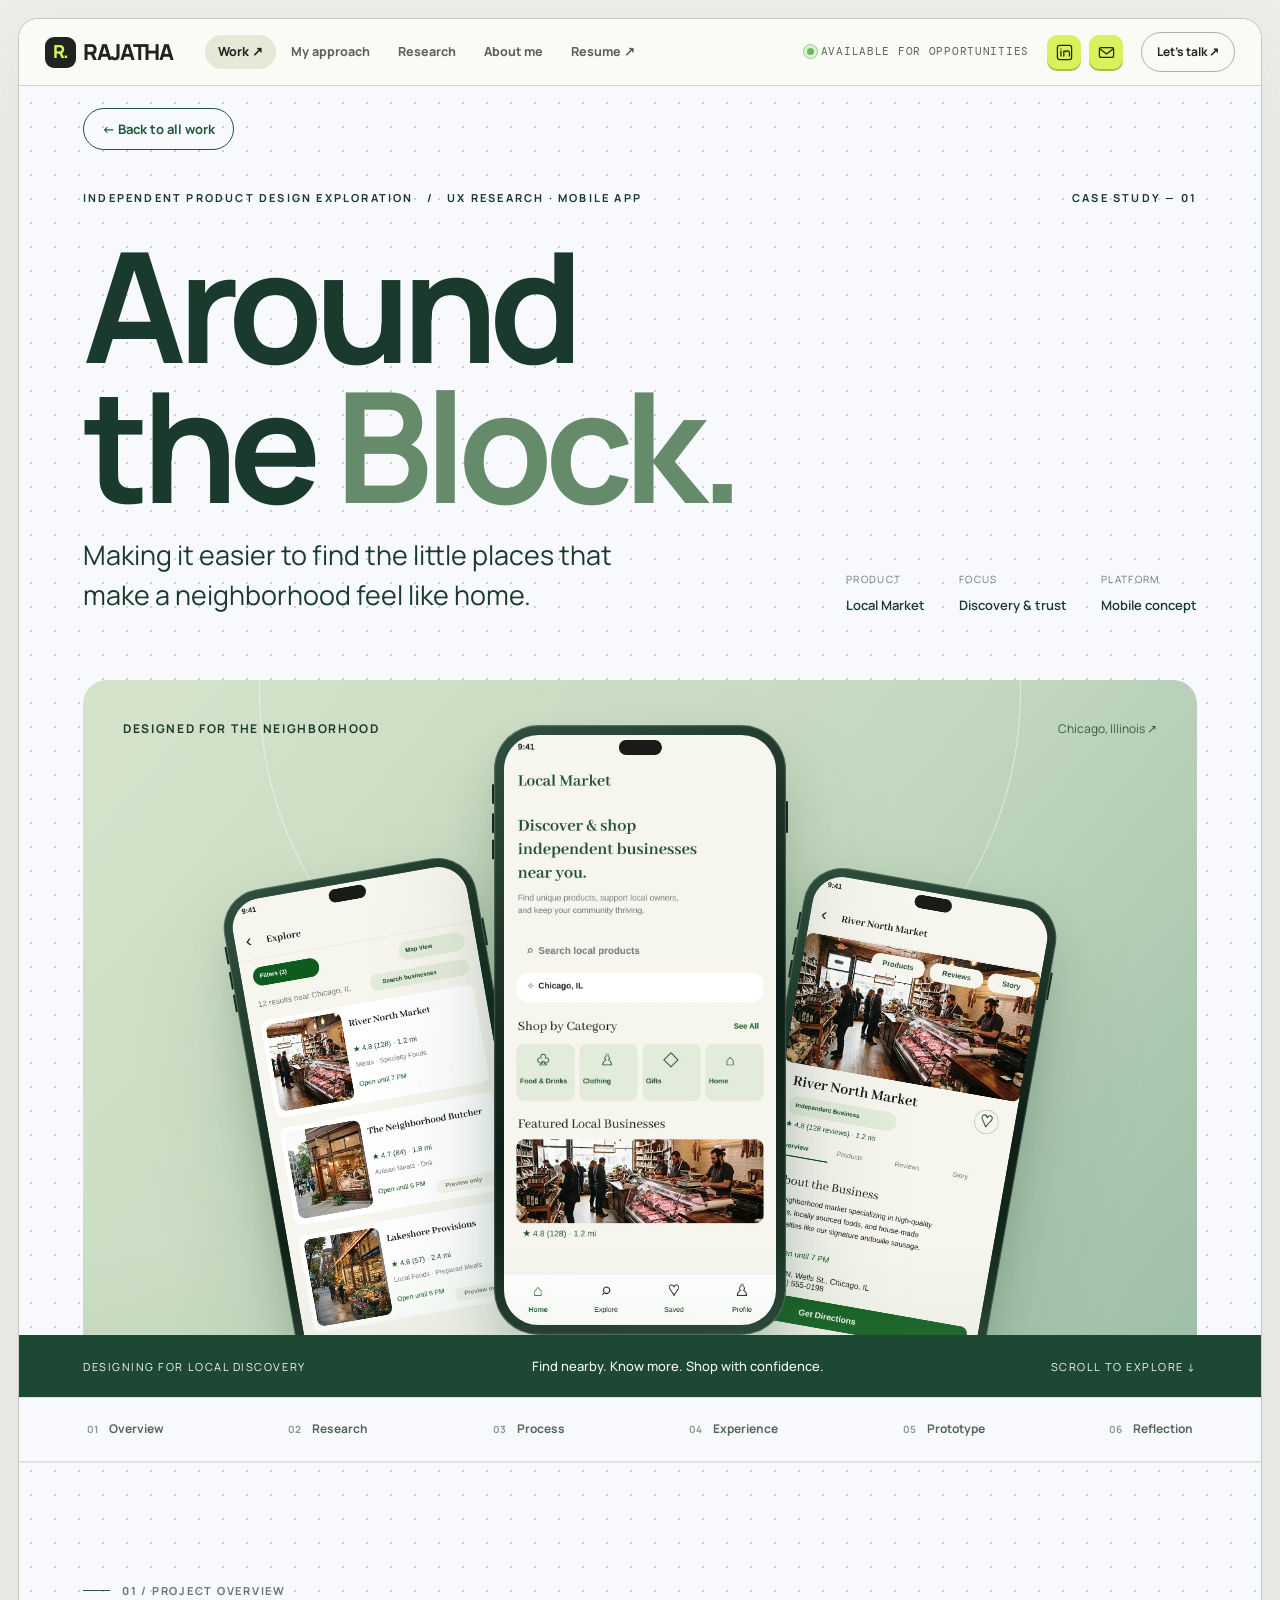
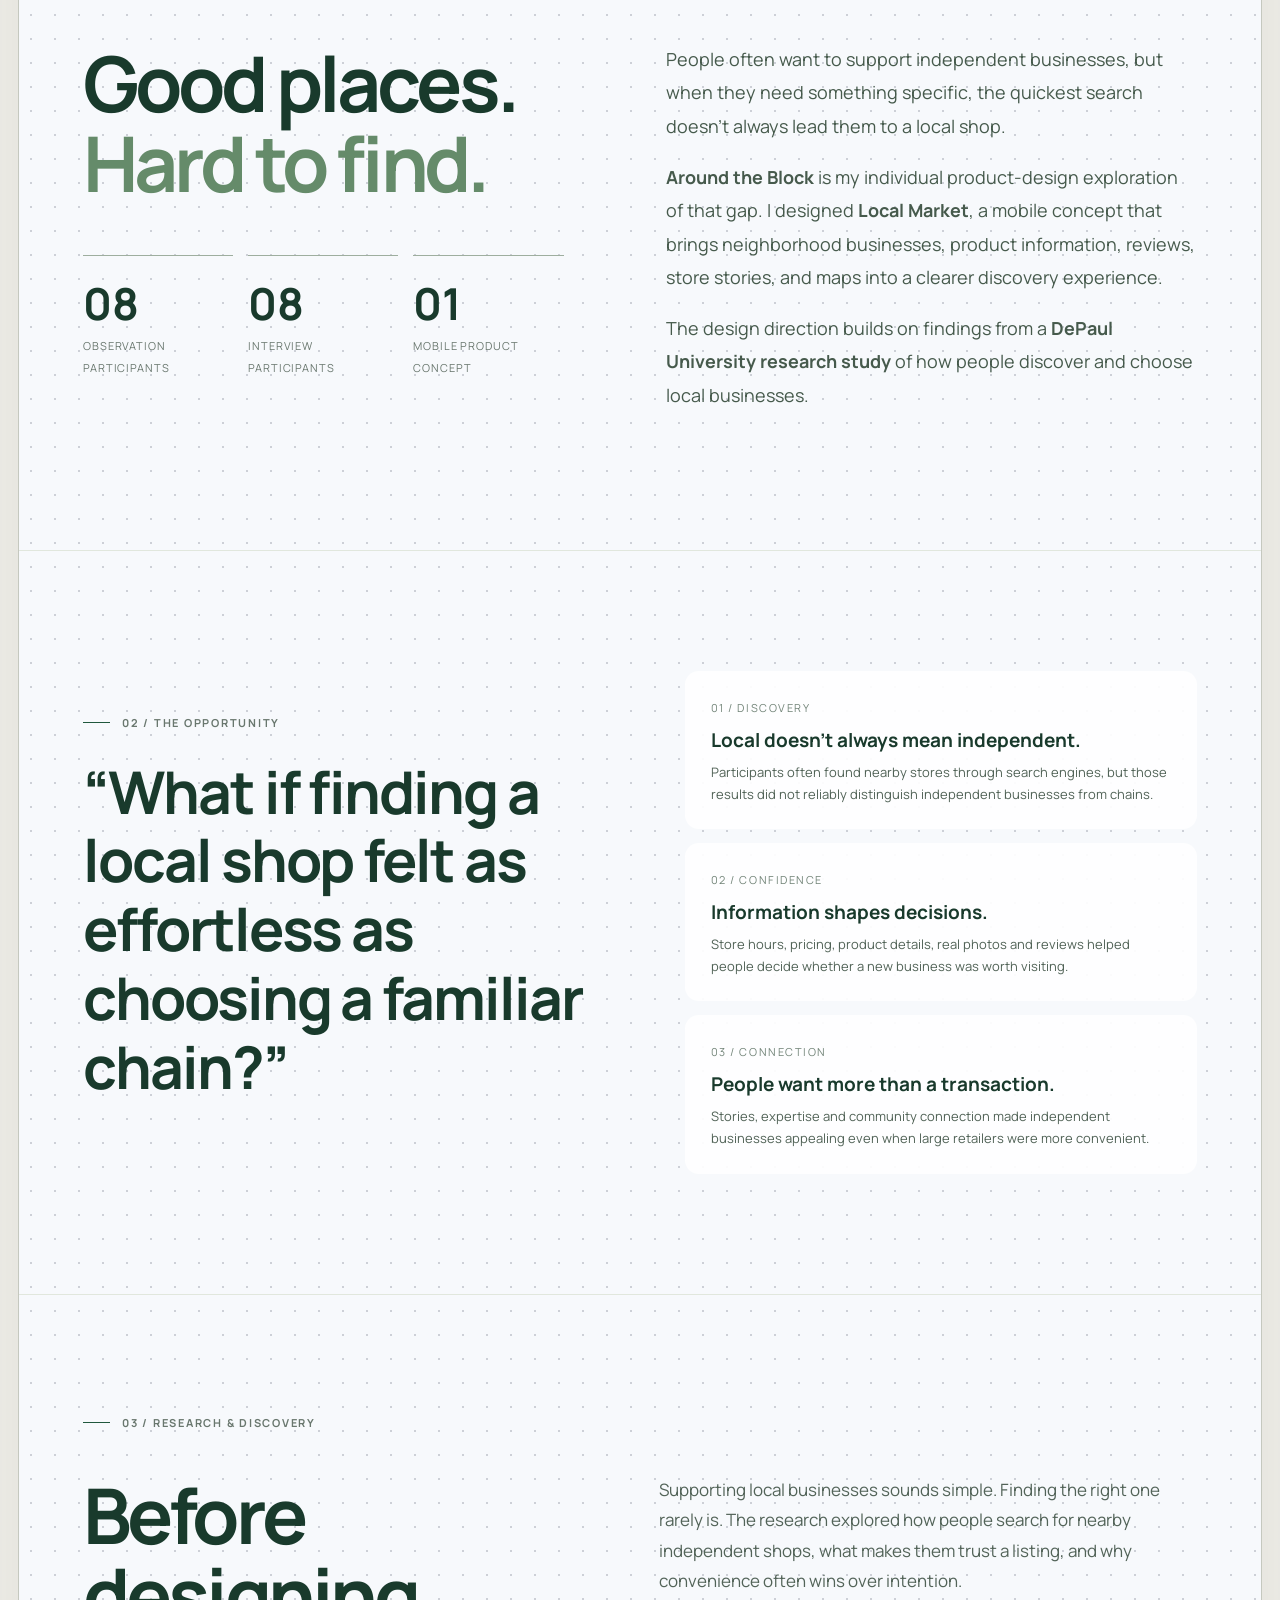
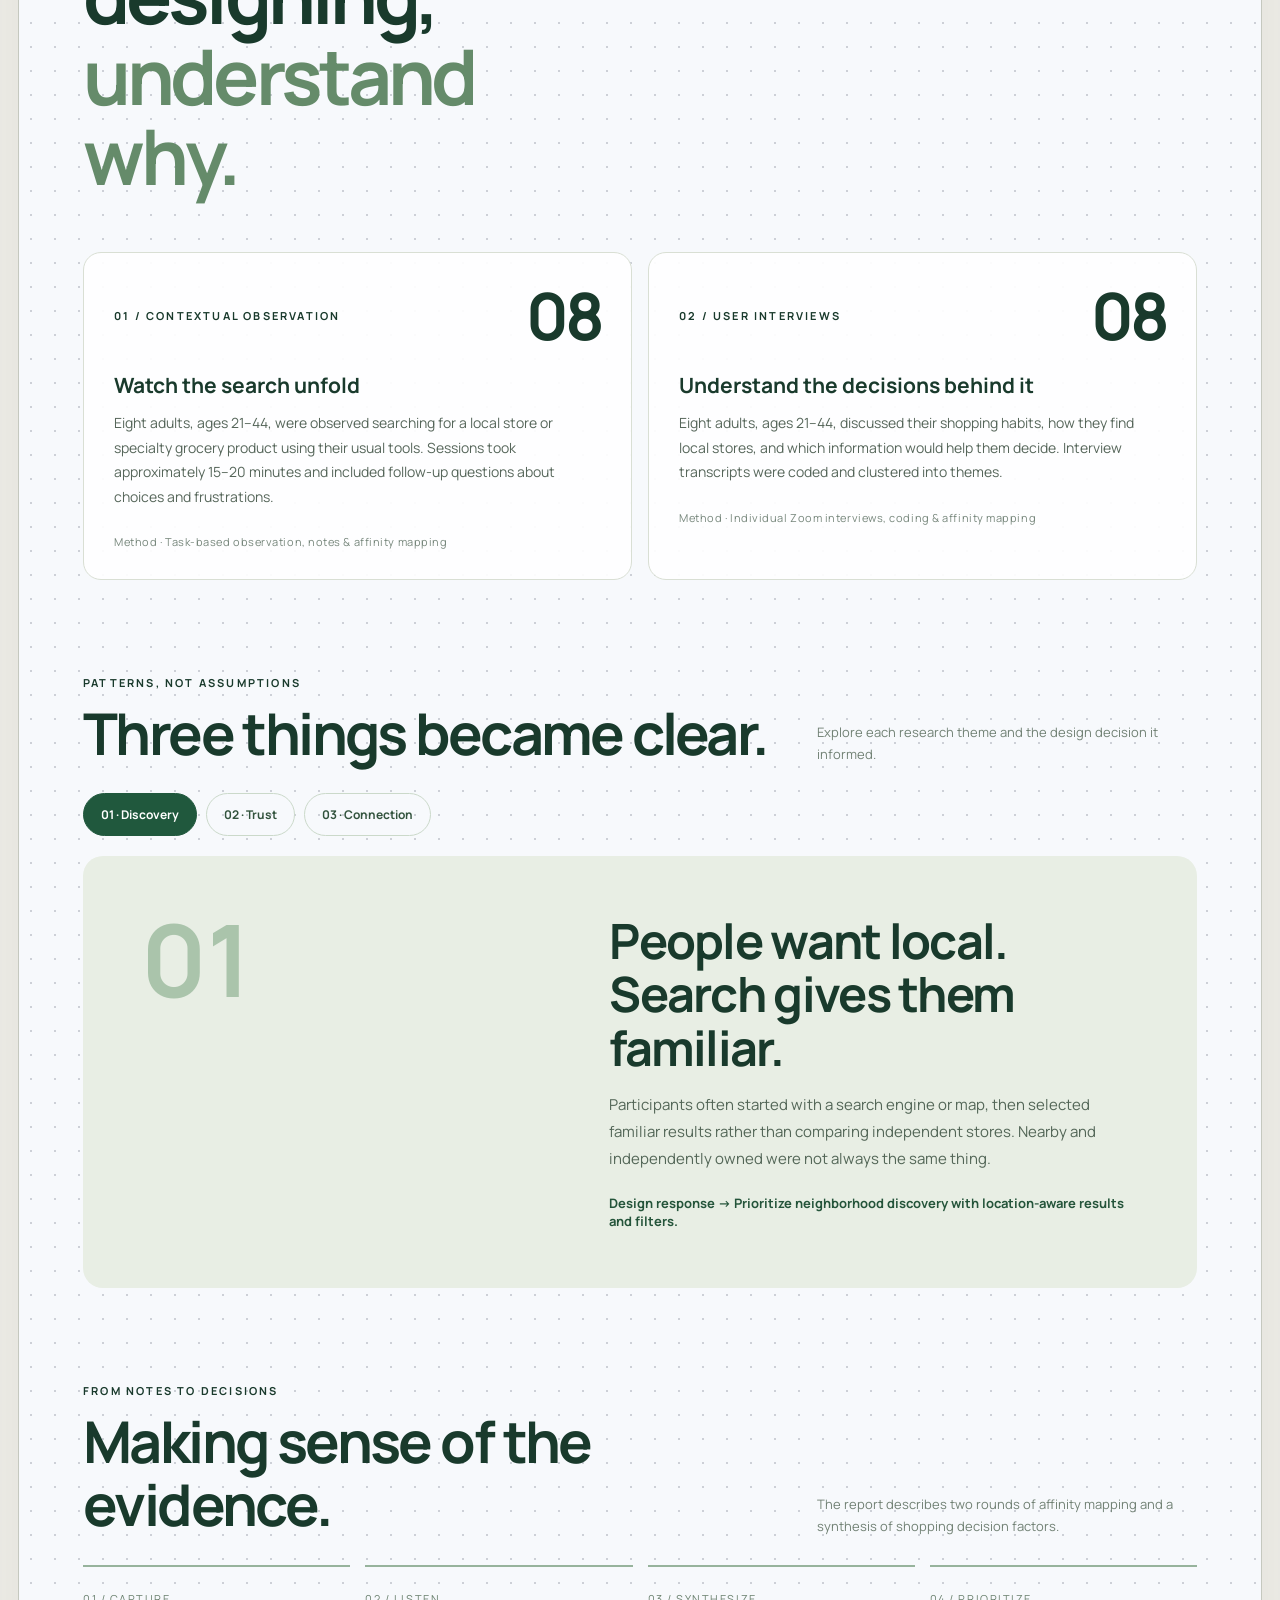
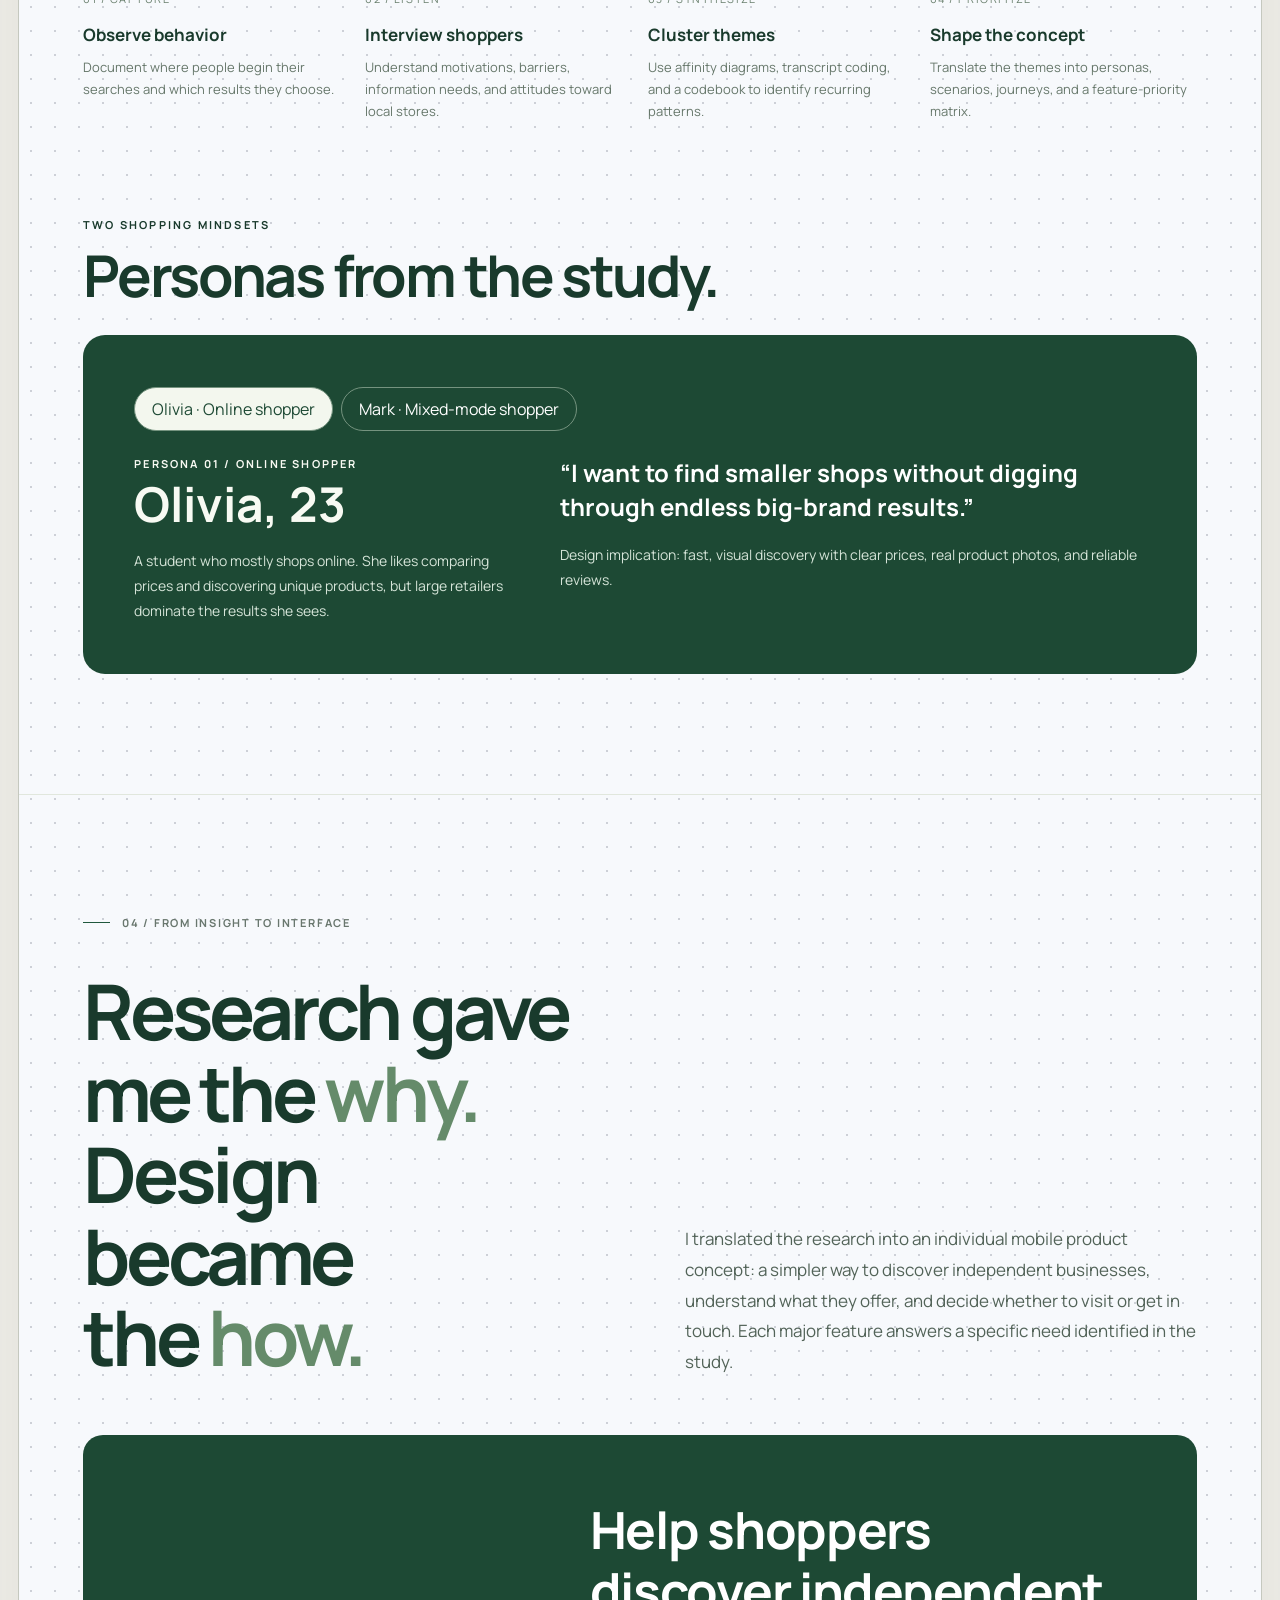
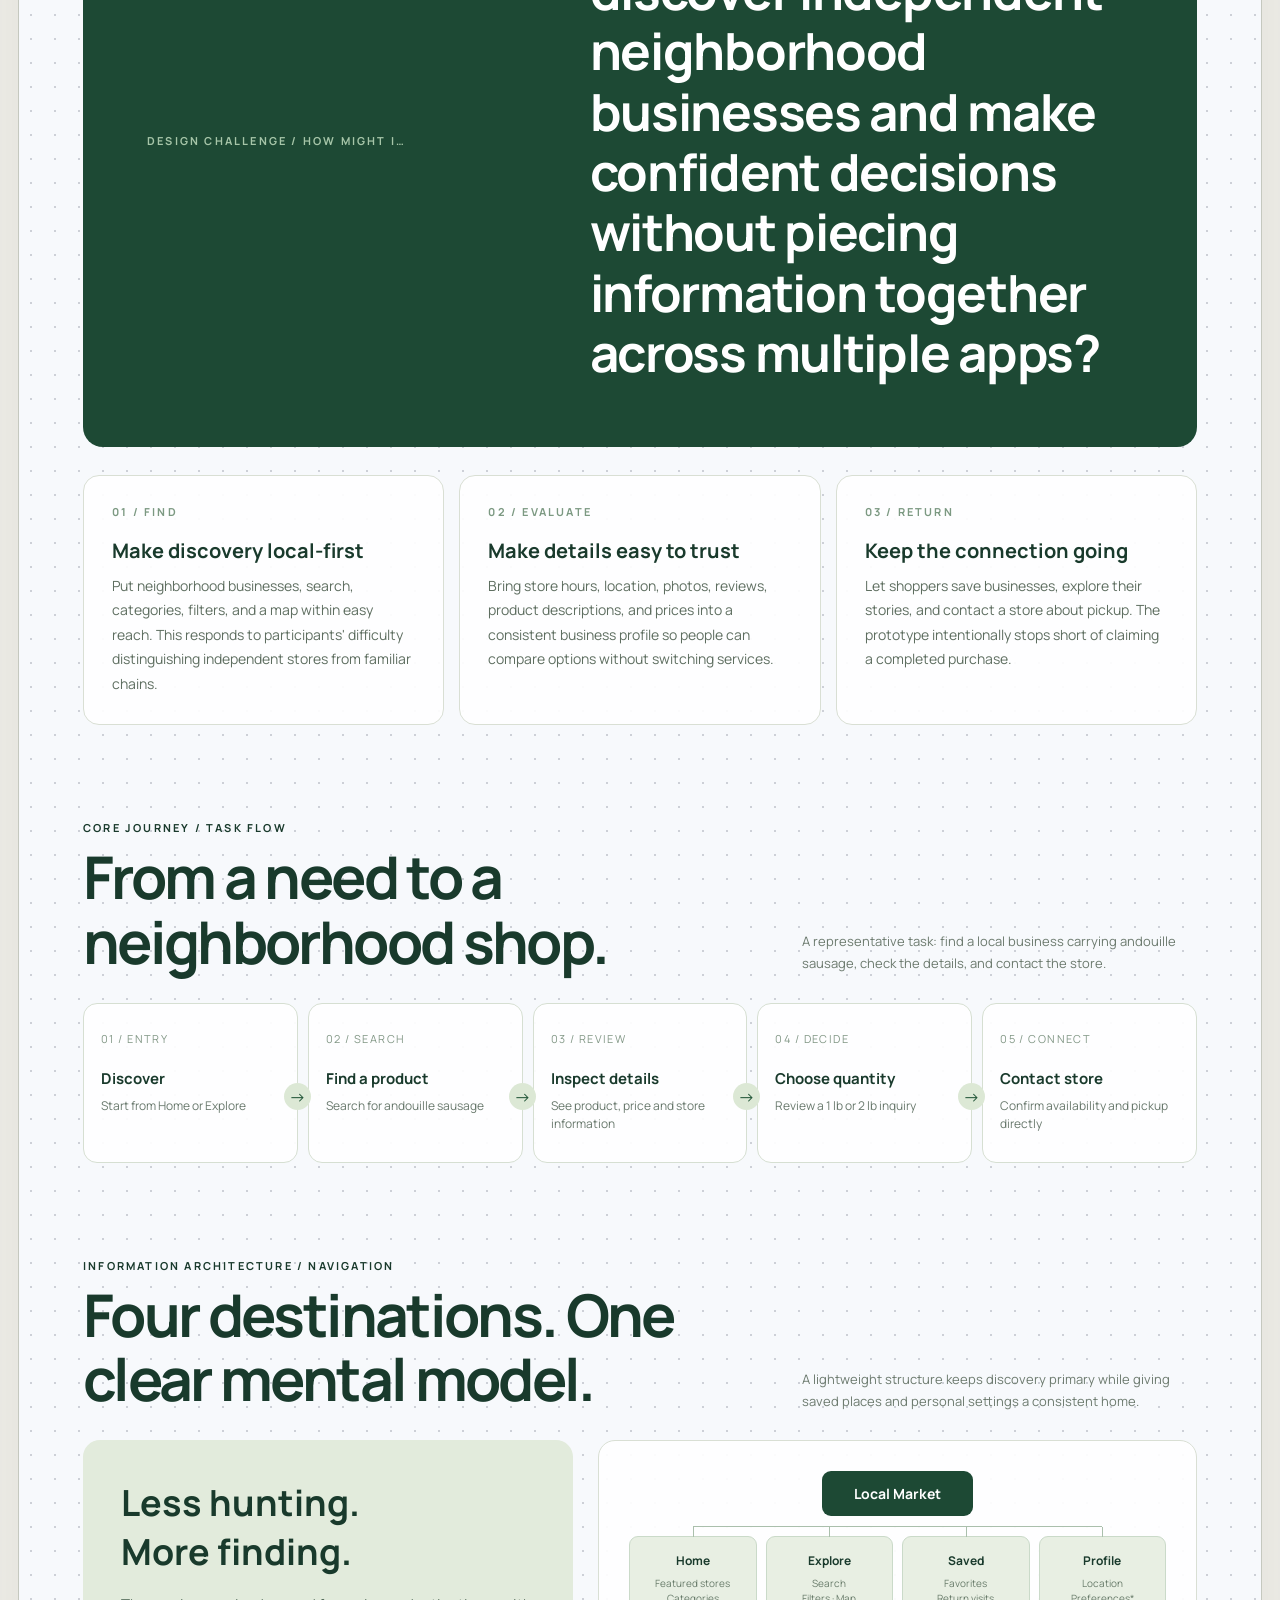
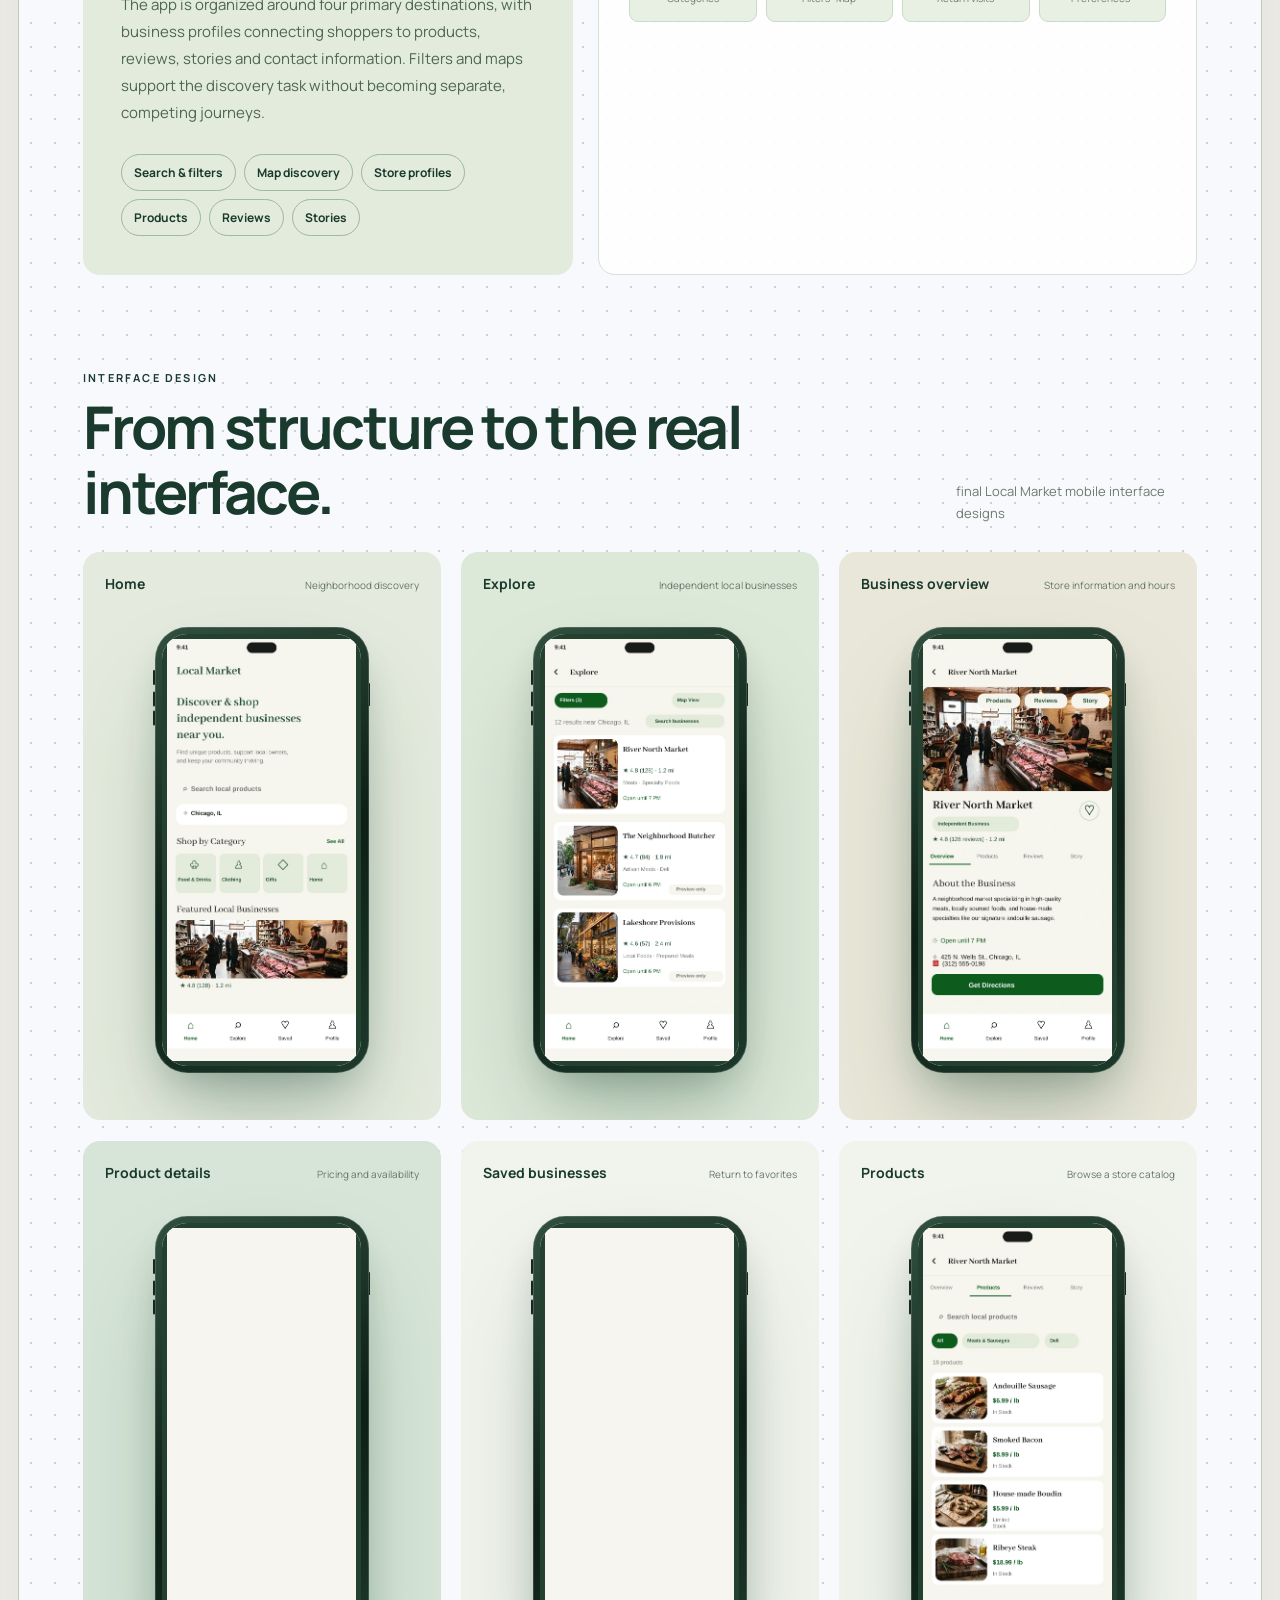
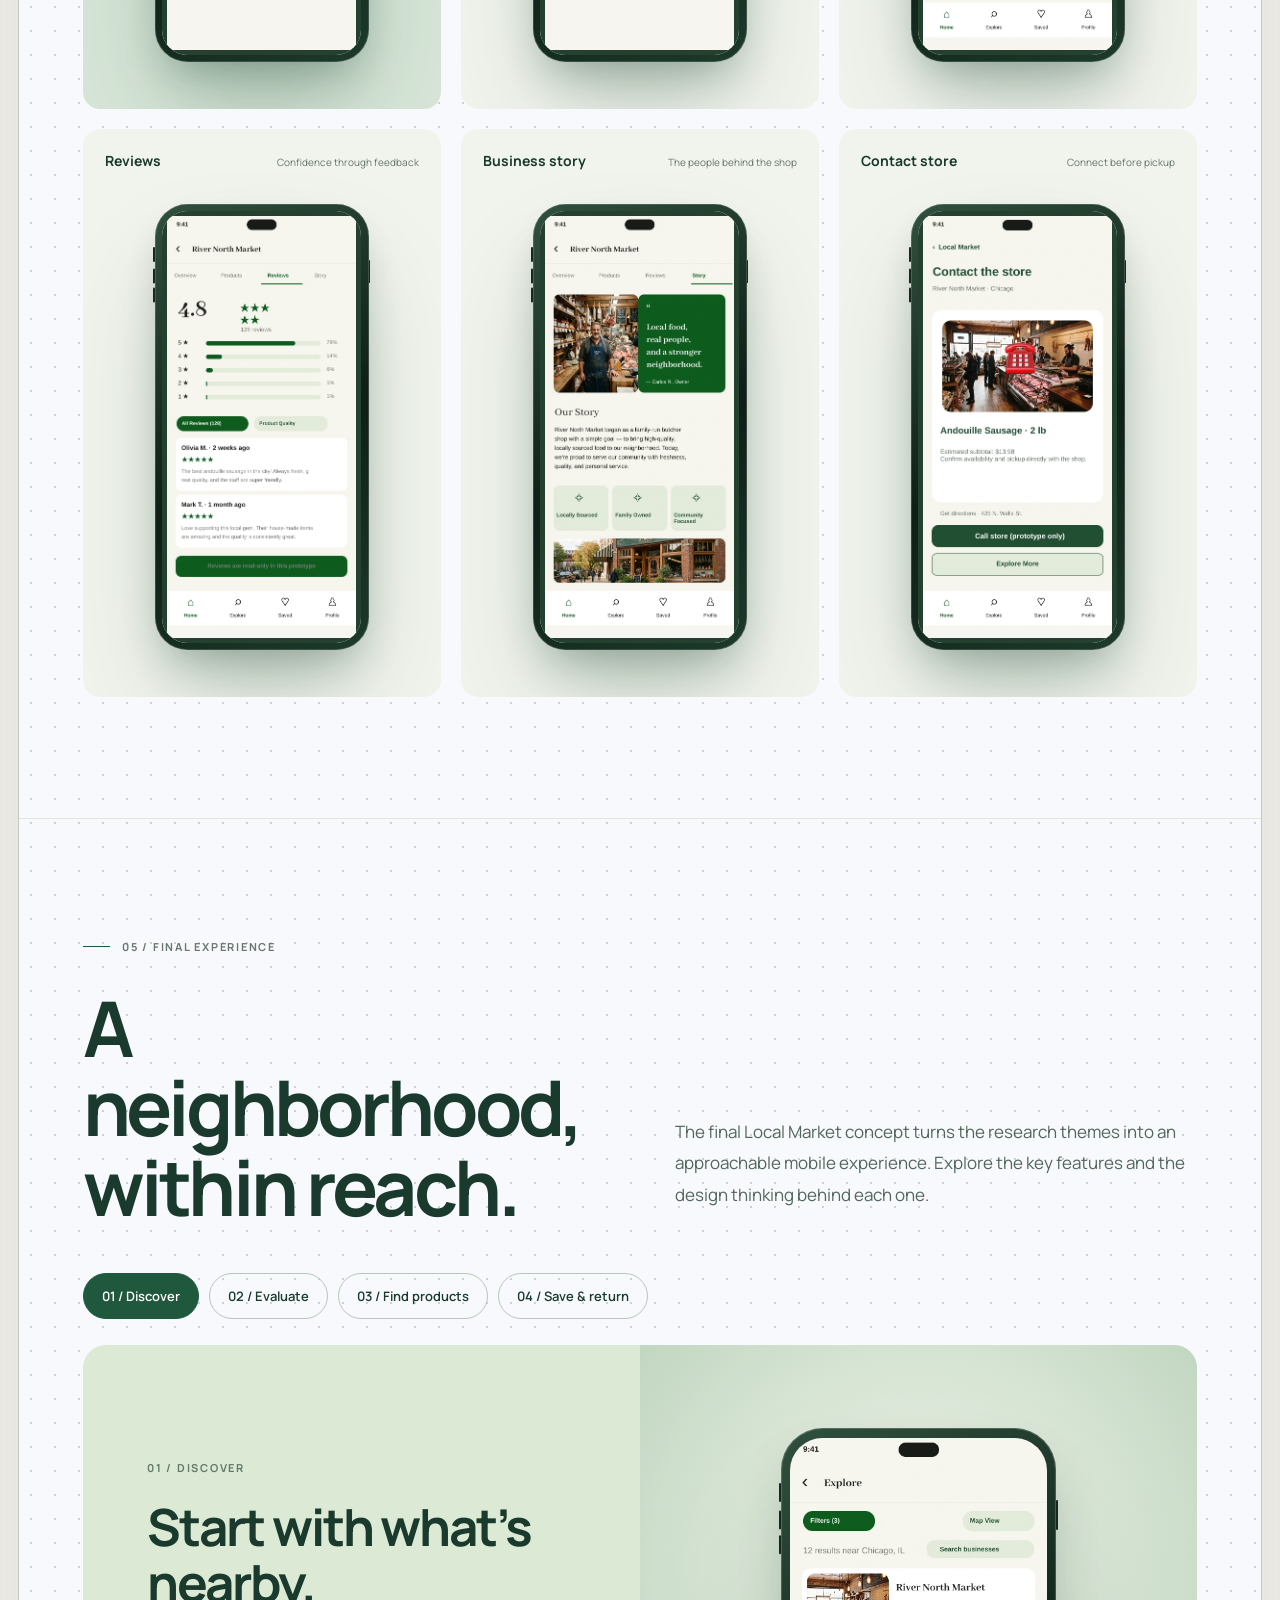
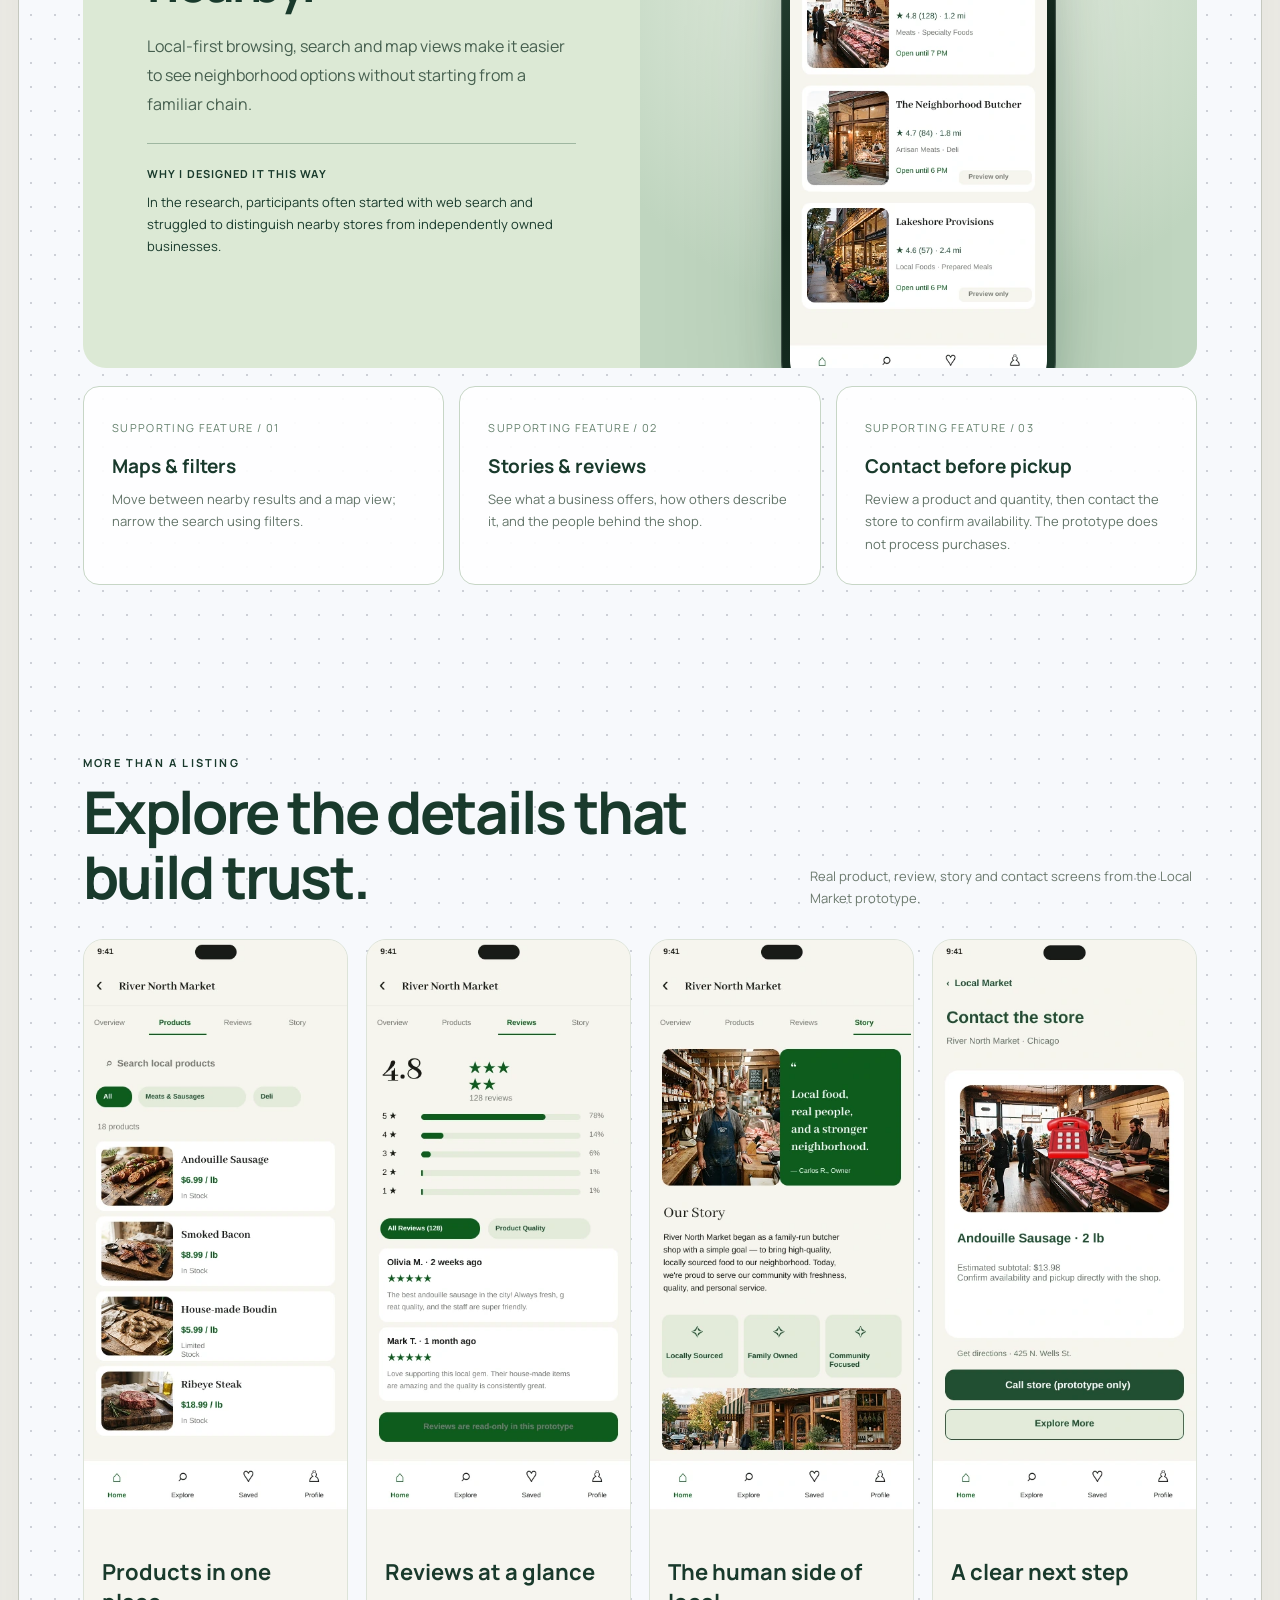
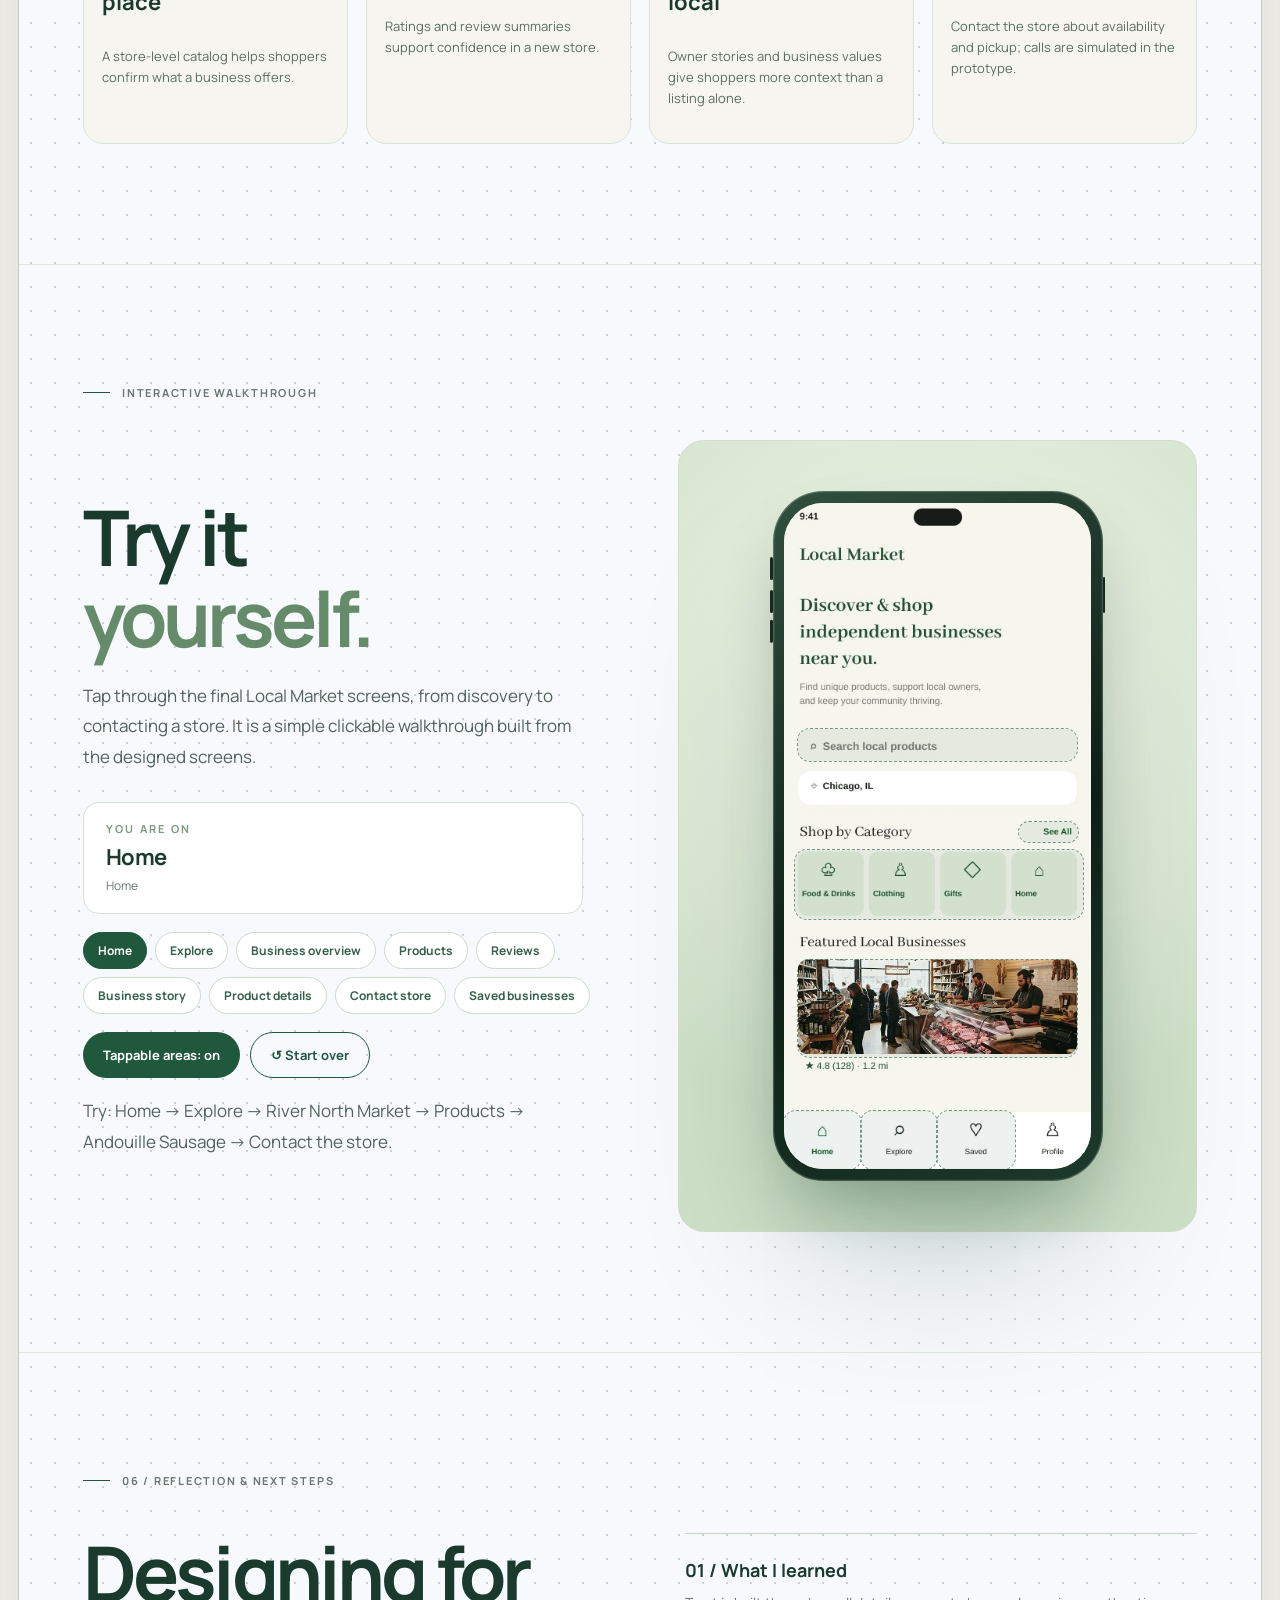
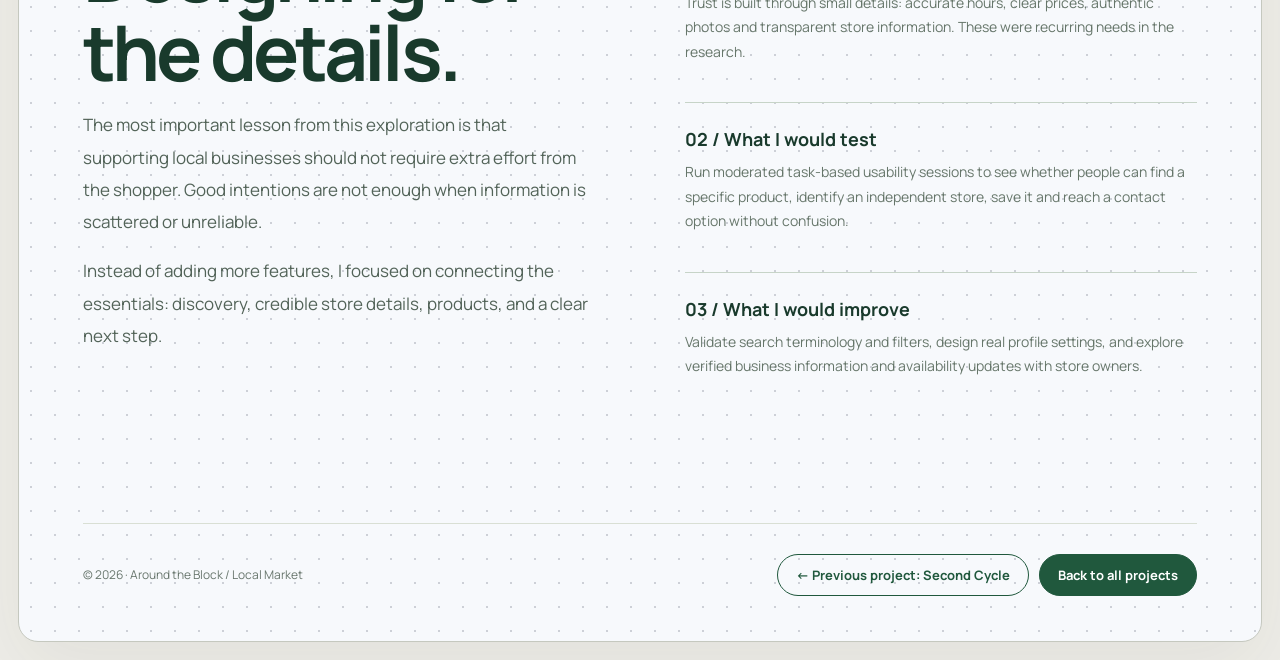
<file: around-the-block.html>
<!DOCTYPE html>

<html lang="en"><head><meta charset="utf-8"/><meta content="width=device-width,initial-scale=1" name="viewport"/>
<meta content="#f6f5ef" name="theme-color"/><meta content="Around the Block — a Local Market product design case study by Rajatha Rao V." name="description"/>
<title>Around the Block — Product Design Case Study | Rajatha Rao V</title>
<link href="https://fonts.googleapis.com" rel="preconnect"/><link href="https://fonts.gstatic.com" rel="preconnect" crossorigin/><link href="https://fonts.googleapis.com/css2?family=Manrope:wght@400;500;600;700;800&amp;display=swap" rel="stylesheet"/>
<style>
:root{--paper:#f6f5ef;--ink:#193a2c;--green:#20583d;--lime:#dce9cd;--muted:#69776e;--line:#d9dfd4;--white:#fff;--ease:cubic-bezier(.2,.8,.2,1)}
*{box-sizing:border-box}html{scroll-behavior:smooth}body{margin:0;background:var(--paper);color:var(--ink);font-family:Manrope,sans-serif;-webkit-font-smoothing:antialiased}a{color:inherit;text-decoration:none}button{font:inherit}::selection{background:#c9e4b6}a.textlink:hover{opacity:.55}.shell{max-width:1440px;margin:auto;padding:0 clamp(22px,5vw,76px)}.eyebrow{font-size:11px;letter-spacing:.2em;font-weight:700;text-transform:uppercase}.hero{position:relative;padding-top:75px;overflow:hidden}.hero-top{display:flex;justify-content:space-between;align-items:flex-start;gap:30px}.hero h1{font-family:Manrope,sans-serif;font-size:clamp(76px,12vw,182px);font-weight:700;line-height:.91;letter-spacing:-.065em;margin:30px 0 20px;max-width:1050px}.hero h1 em{font-weight:400;color:#658b6a}.hero-sub{display:grid;grid-template-columns:1fr 1fr;gap:35px;align-items:end;margin:20px 0 65px}.hero-sub p{font-size:clamp(18px,2.1vw,27px);line-height:1.5;max-width:560px;margin:0}.hero-meta{display:flex;gap:34px;justify-content:flex-end;align-items:flex-end}.meta span{display:block;color:var(--muted);font-size:10px;letter-spacing:.13em;text-transform:uppercase;margin-bottom:7px}.meta strong{font-size:13px;font-weight:600}.hero-stage{background:linear-gradient(130deg,#d5e3cb,#c5d9c0 52%,#9fbea8);border-radius:24px 24px 0 0;min-height:570px;position:relative;display:flex;justify-content:center;align-items:flex-end;overflow:hidden;padding:45px 20px 0}.hero-stage:before{content:"";position:absolute;width:760px;height:760px;border:1px solid #ffffff85;border-radius:50%;top:-370px;left:50%;transform:translateX(-50%)}.stage-label{position:absolute;top:40px;left:40px;font-size:12px;letter-spacing:.14em;font-weight:700;text-transform:uppercase}.stage-tag{position:absolute;top:40px;right:40px;font-size:12px;color:#365b43}.phone{width:clamp(165px,20vw,260px);flex-shrink:0;background:#f9faf7;border:7px solid #203d2d;border-radius:34px 34px 0 0;box-shadow:0 30px 55px #173f2b3c;overflow:hidden;position:relative;aspect-ratio:393/852}.phone img{width:100%;height:100%;object-fit:cover;display:block}.phone img:not([src]),.phone img.is-broken{display:none}.fallback{position:absolute;inset:0;display:flex;flex-direction:column;justify-content:center;align-items:center;gap:12px;padding:20px;text-align:center;background:linear-gradient(#f9faf5,#dfeada);font-family:Manrope,sans-serif;font-size:28px;font-weight:700}.fallback small{font-family:Manrope,sans-serif;font-size:11px;line-height:1.5;color:var(--muted)}.phone:has(img:not(.is-broken)) .fallback{display:none}.phone.first{transform:translate(24px,70px) rotate(-10deg);z-index:1}.phone.center{transform:translateY(0);z-index:3;width:clamp(195px,23vw,292px)}.phone.last{transform:translate(-24px,80px) rotate(10deg);z-index:2}.strip{background:#1d4934;color:#f7f8ef}.strip-inner{max-width:1440px;margin:auto;padding:22px clamp(22px,5vw,76px);display:flex;gap:22px;justify-content:space-between;align-items:center;flex-wrap:wrap}.strip-inner span{font-size:11px;letter-spacing:.14em;text-transform:uppercase}.strip-inner b{font-size:13px;font-weight:500}.section{padding-top:120px;padding-bottom:120px}.section-index{display:flex;align-items:center;gap:12px;font-size:11px;font-weight:700;letter-spacing:.16em;text-transform:uppercase;color:var(--muted)}.section-index:before{content:"";width:27px;height:1px;background:var(--green)}.overview{display:grid;grid-template-columns:.95fr 1.05fr;gap:clamp(50px,8vw,130px);margin-top:45px}.overview h2,.next h2{font-family:Manrope,sans-serif;font-size:clamp(46px,6vw,83px);font-weight:700;line-height:1.04;letter-spacing:-.05em;margin:0}.overview h2 em{color:#658b6a}.overview-copy{font-size:18px;line-height:1.85;color:#465a4c}.overview-copy p:first-child{margin-top:0}.stats{display:grid;grid-template-columns:repeat(3,1fr);gap:15px;margin-top:52px}.stat{border-top:1px solid #9eae9f;padding-top:17px}.stat strong{display:block;font-family:Manrope,sans-serif;font-size:44px;font-weight:700}.stat span{font-size:11px;letter-spacing:.08em;color:var(--muted);text-transform:uppercase;line-height:1.5}.problem{background:#e9eee4}.problem-grid{display:grid;grid-template-columns:1fr 1fr;gap:clamp(40px,7vw,100px);align-items:center}.problem blockquote{font-family:Manrope,sans-serif;font-size:clamp(33px,4.6vw,65px);line-height:1.17;letter-spacing:-.035em;margin:28px 0;font-weight:700}.problem p{line-height:1.85;color:#506256;font-size:16px}.insights{display:grid;gap:14px}.insight{padding:24px 26px;background:#f6f8f2;border-radius:14px}.insight span{font-size:11px;letter-spacing:.14em;color:#738579}.insight h3{font-size:19px;margin:10px 0 8px}.insight p{font-size:13px;margin:0;line-height:1.7}.next{padding-top:110px;padding-bottom:130px}.next-row{display:flex;justify-content:space-between;align-items:end;gap:30px}.next p{color:var(--muted);line-height:1.7;max-width:480px}.btn{display:inline-flex;align-items:center;gap:18px;padding:17px 24px;background:var(--green);color:white;border-radius:50px;font-size:13px;font-weight:600;transition:transform .25s var(--ease),background .25s}.btn:hover{transform:translateY(-3px);background:#113b27}.note{font-size:12px;line-height:1.7;color:#738174;margin-top:35px}.textlink{text-decoration:underline;text-underline-offset:4px}footer{border-top:1px solid var(--line);padding:30px 0 45px;display:flex;justify-content:space-between;gap:20px;font-size:12px;color:var(--muted)}.reveal{opacity:0;transform:translateY(22px);transition:opacity .7s,transform .7s}.reveal.visible{opacity:1;transform:none}@media(max-width:800px){.hero{padding-top:45px}.hero h1{font-size:clamp(65px,14vw,110px)}.hero-sub,.overview,.problem-grid{grid-template-columns:1fr}.hero-meta{justify-content:flex-start}.hero-stage{min-height:430px}.phone.first{transform:translate(20px,60px) rotate(-10deg)}.phone.last{transform:translate(-20px,70px) rotate(10deg)}.section{padding-top:75px;padding-bottom:75px}.next-row{align-items:flex-start;flex-direction:column}.stats{margin-top:30px}}@media(max-width:530px){.hero-top{display:block}.hero h1{font-size:clamp(59px,15.5vw,85px);margin:26px 0}.hero-sub{gap:22px;margin-bottom:38px}.hero-sub p{font-size:18px}.hero-meta{gap:25px;flex-wrap:wrap}.hero-stage{min-height:360px;padding:35px 5px 0}.stage-label{left:17px;top:18px;font-size:9px}.stage-tag{right:17px;top:18px;font-size:10px}.phone{border-width:5px;border-radius:22px 22px 0 0;width:32vw}.phone.center{width:37vw}.fallback{font-size:17px}.fallback small{font-size:9px}.strip-inner{gap:10px}.strip-inner span{font-size:9px}.strip-inner b{font-size:11px}.stats{gap:8px}.stat strong{font-size:35px}.stat span{font-size:9px}.overview-copy{font-size:16px}.problem blockquote{font-size:38px}footer{flex-direction:column}}@media(prefers-reduced-motion:reduce){*,*:before,*:after{scroll-behavior:auto!important;transition:none!important}.reveal{opacity:1;transform:none}}

/* Research & discovery */
.research{background:#fffdf8}.research-intro{display:grid;grid-template-columns:.95fr 1.05fr;gap:clamp(35px,7vw,110px);margin:45px 0 55px}.research-intro h2{font-family:Manrope,sans-serif;font-size:clamp(46px,6vw,84px);font-weight:700;line-height:1.05;letter-spacing:-.05em;margin:0}.research-intro h2 em{color:#658b6a}.research-intro p{color:#526358;font-size:17px;line-height:1.8;margin:0}.research-note{font-size:12px!important;color:#78877b!important;margin-top:15px!important}.research-methods{display:grid;grid-template-columns:repeat(2,1fr);gap:16px}.method{padding:30px;border:1px solid var(--line);border-radius:18px;background:#f8faf5}.method-head{display:flex;align-items:center;justify-content:space-between;gap:15px}.method .count{font-family:Manrope,sans-serif;font-size:65px;letter-spacing:-.06em;line-height:1;font-weight:700}.method h3{font-size:21px;margin:23px 0 12px}.method p{font-size:14px;line-height:1.75;color:#56665a;margin:0}.method small{display:block;margin-top:25px;font-size:11px;color:#77877c;letter-spacing:.05em}.research-subhead{display:flex;justify-content:space-between;align-items:end;gap:20px;margin:95px 0 28px}.research-subhead h3{font-family:Manrope,sans-serif;font-size:clamp(36px,4.5vw,59px);font-weight:700;letter-spacing:-.045em;line-height:1.1;margin:12px 0 0}.research-subhead p{max-width:380px;font-size:13px;line-height:1.7;color:#718174;margin:0}.research-tabs{display:flex;gap:9px;flex-wrap:wrap;margin-bottom:20px}.research-tab{border:1px solid #cbd9ca;background:transparent;color:#32533d;border-radius:40px;padding:12px 17px;cursor:pointer;font-size:12px;font-weight:700;transition:.2s}.research-tab:hover,.research-tab[aria-selected=true]{background:#20583d;color:#fff;border-color:#20583d}.insight-panel{background:#e8eee4;border-radius:20px;padding:clamp(28px,4.5vw,65px);display:grid;grid-template-columns:.85fr 1.15fr;gap:clamp(30px,6vw,85px);min-height:260px}.insight-panel .num{font-family:Manrope,sans-serif;font-size:100px;line-height:.9;color:#aac4ab;font-weight:700}.insight-panel h4{font-family:Manrope,sans-serif;font-size:clamp(30px,3.8vw,50px);font-weight:700;line-height:1.1;letter-spacing:-.035em;margin:0 0 17px}.insight-panel p{font-size:15px;line-height:1.8;color:#536657;margin:0}.insight-panel .design-link{font-weight:700;color:#24543a;margin-top:22px;display:block;font-size:13px}.research-process{display:grid;grid-template-columns:repeat(4,1fr);gap:15px}.process-card{border-top:2px solid #97b39c;padding-top:19px}.process-card span{font-size:11px;color:#6b816f;letter-spacing:.14em}.process-card h4{font-size:17px;margin:15px 0 10px}.process-card p{font-size:13px;color:#66776a;line-height:1.7;margin:0}.persona-wrap{background:#1d4934;color:#f8faf3;border-radius:22px;padding:clamp(25px,4vw,52px)}.persona-switch{display:flex;gap:8px;margin-bottom:25px}.persona-switch button{border:1px solid #75937f;background:transparent;color:#fff;border-radius:40px;padding:10px 17px;cursor:pointer}.persona-switch button[aria-pressed=true]{background:#f3f7ee;color:#1d4934}.persona-body{display:grid;grid-template-columns:.8fr 1.2fr;gap:35px}.persona-body h4{font-family:Manrope,sans-serif;font-size:48px;font-weight:700;margin:0 0 12px}.persona-body p{font-size:14px;line-height:1.8;color:#d5e4d8;margin:0}.persona-body .persona-need{font-size:24px;color:#fff;line-height:1.45;font-family:Manrope,sans-serif;font-weight:700}.research-footnote{margin-top:25px;font-size:12px;line-height:1.8;color:#77877b}
@media(max-width:800px){.research-intro,.insight-panel,.persona-body{grid-template-columns:1fr}.research-process{grid-template-columns:repeat(2,1fr)}.research-subhead{align-items:flex-start;flex-direction:column}.insight-panel .num{font-size:70px}.research-subhead{margin-top:65px}}@media(max-width:530px){.research-methods,.research-process{grid-template-columns:1fr}.method{padding:24px}.research-intro{margin-bottom:30px}.research-tab{padding:10px 12px;font-size:11px}.persona-body h4{font-size:40px}}

/* Design process */
.design-section{background:#f3f5ed}.design-lead{display:grid;grid-template-columns:1fr 1fr;gap:clamp(30px,7vw,100px);margin:40px 0 58px;align-items:end}.design-lead h2{font-family:Manrope,sans-serif;font-size:clamp(45px,6vw,84px);font-weight:700;line-height:1.06;letter-spacing:-.055em;margin:0}.design-lead h2 em{color:#658b6a}.design-lead p{font-size:17px;line-height:1.8;color:#526358;margin:0}.design-statement{background:#1d4934;border-radius:20px;padding:clamp(26px,5vw,64px);color:#fff;display:grid;grid-template-columns:1fr 1.35fr;gap:40px;align-items:center}.design-statement .eyebrow{color:#a6c5a8}.design-statement h3{font-family:Manrope,sans-serif;font-size:clamp(28px,4vw,53px);font-weight:700;line-height:1.18;letter-spacing:-.025em;margin:0}.decision-grid{display:grid;grid-template-columns:repeat(3,1fr);gap:15px;margin:28px 0 0}.decision{background:#fffdf8;border:1px solid var(--line);border-radius:16px;padding:28px}.decision .eyebrow{color:#7c9982}.decision h4{font-size:20px;margin:18px 0 10px}.decision p{font-size:14px;color:#5e6e60;line-height:1.75;margin:0}.design-heading{display:flex;align-items:end;justify-content:space-between;gap:25px;margin:95px 0 28px}.design-heading h3{font-family:Manrope,sans-serif;font-size:clamp(37px,4.6vw,60px);font-weight:700;line-height:1.1;letter-spacing:-.045em;margin:10px 0 0}.design-heading p{max-width:395px;font-size:13px;line-height:1.7;color:#6c7a6e;margin:0}.flow-track{display:grid;grid-template-columns:repeat(5,1fr);gap:10px}.flow-step{background:#fffdf8;border:1px solid #d6dfd2;border-radius:14px;padding:22px 17px;min-height:160px;position:relative}.flow-step:not(:last-child):after{content:'→';position:absolute;right:-14px;top:50%;z-index:2;background:#dce8d5;border-radius:50%;width:27px;height:27px;display:grid;place-items:center;color:#24583a;font-size:17px}.flow-step .stepnum{font-size:11px;letter-spacing:.13em;color:#839887}.flow-step strong{display:block;margin:20px 0 8px;font-size:15px}.flow-step small{font-size:12px;color:#69796d;line-height:1.5;display:block}.flow-caption{font-size:12px;color:#718274;line-height:1.7;margin:16px 0 0}.ia-layout{display:grid;grid-template-columns:.9fr 1.1fr;gap:25px;align-items:stretch}.ia-copy{background:#e2ebdc;padding:clamp(24px,3vw,45px);border-radius:17px}.ia-copy h4{font-family:Manrope,sans-serif;font-size:36px;font-weight:700;margin:0 0 15px}.ia-copy p{font-size:15px;line-height:1.8;color:#4e6654}.ia-chips{display:flex;flex-wrap:wrap;gap:8px;margin-top:28px}.ia-chips span{border:1px solid #9db9a0;padding:9px 12px;border-radius:50px;font-size:12px;font-weight:700}.ia-map{border:1px solid var(--line);background:#fffdf8;border-radius:17px;padding:30px;display:flex;flex-direction:column;align-items:center;gap:20px}.ia-root{background:#1d4934;color:#fff;border-radius:9px;padding:13px 32px;font-weight:700;font-size:14px}.ia-branches{display:grid;grid-template-columns:repeat(4,1fr);gap:9px;width:100%;position:relative}.ia-branches:before{content:'';height:1px;background:#aabfac;position:absolute;top:-10px;left:12%;right:12%}.ia-branch{background:#e8efe3;border:1px solid #cadac9;border-radius:9px;padding:15px 6px;text-align:center;font-size:12px;font-weight:700;position:relative}.ia-branch:before{content:'';height:10px;width:1px;background:#aabfac;position:absolute;top:-10px;left:50%}.ia-branch small{display:block;font-size:10px;font-weight:400;line-height:1.5;color:#697c6b;margin-top:7px}.screen-gallery{display:grid;grid-template-columns:repeat(4,1fr);gap:14px}.screen-card{background:#e4ebde;border-radius:17px;padding:25px 12px 0;overflow:hidden;min-width:0}.screen-card:nth-child(2){background:#dce8d8}.screen-card:nth-child(3){background:#e9e7d9}.screen-card:nth-child(4){background:#d6e5d7}.screen-card img{width:min(100%,185px);display:block;margin:0 auto;border:5px solid #24402f;border-radius:23px 23px 0 0;box-shadow:0 10px 30px #143b2730}.screen-card .screen-title{padding:0 10px 16px;display:flex;align-items:baseline;justify-content:space-between;gap:10px}.screen-card strong{font-size:14px}.screen-card small{font-size:10px;color:#66766a}.screen-card .screen-fallback{display:none;min-height:250px;align-items:center;justify-content:center;text-align:center;padding:20px;font-family:Manrope,sans-serif;font-size:23px;font-weight:700}.screen-card img.is-broken{display:none}.screen-card img.is-broken+.screen-fallback{display:flex}.screen-notice{margin-top:18px;font-size:12px;line-height:1.7;color:#708174}.design-boundary{border-top:1px solid #cbd7c9;padding-top:24px;margin-top:60px;display:flex;gap:40px;justify-content:space-between}.design-boundary p{font-size:13px;line-height:1.8;color:#617363;max-width:620px;margin:0}.design-boundary strong{font-size:13px;white-space:nowrap}@media(max-width:900px){.flow-track{grid-template-columns:repeat(3,1fr)}.flow-step:nth-child(3):after{display:none}.screen-gallery{grid-template-columns:repeat(2,1fr)}.ia-layout{grid-template-columns:1fr}}@media(max-width:700px){.design-lead,.design-statement{grid-template-columns:1fr}.decision-grid{grid-template-columns:1fr}.design-heading{align-items:flex-start;flex-direction:column}.flow-track{grid-template-columns:1fr}.flow-step{min-height:auto}.flow-step:after{display:none!important}.design-boundary{flex-direction:column;gap:12px}.screen-gallery{gap:9px}.screen-card{padding:15px 5px 0}.screen-card img{border-width:3px;border-radius:15px 15px 0 0}.screen-card .screen-title{padding:0 7px 12px;display:block}.screen-card small{display:block;margin-top:4px}.ia-map{padding:18px}.ia-branches{gap:5px}.ia-branch{font-size:10px;padding:12px 3px}.ia-branch small{font-size:9px}}

/* Final experience and reflection */
.experience{background:#f4f6ef}.experience-head{display:grid;grid-template-columns:1fr 1fr;gap:70px;align-items:end;margin:34px 0 46px}.experience-head h2,.reflection h2{font-family:Manrope,sans-serif;font-size:clamp(48px,6vw,85px);font-weight:700;line-height:1.04;letter-spacing:-.05em;margin:0}.experience-head p{color:#52665a;font-size:17px;line-height:1.85;max-width:530px}.feature-tabs{display:flex;gap:10px;flex-wrap:wrap;margin-bottom:26px}.feature-tab{border:1px solid #b5c8b7;background:transparent;border-radius:100px;padding:13px 18px;color:var(--ink);cursor:pointer;font-size:13px;font-weight:600;transition:.2s}.feature-tab:hover,.feature-tab[aria-selected=true]{background:var(--green);color:#fff;border-color:var(--green)}.feature-view{background:#dce9d5;border-radius:23px;display:grid;grid-template-columns:1fr 1fr;align-items:center;min-height:510px;overflow:hidden}.feature-copy{padding:clamp(26px,5vw,76px)}.feature-copy .feature-num{font-size:11px;font-weight:700;letter-spacing:.16em;color:#627b69}.feature-copy h3{font-family:Manrope,sans-serif;font-weight:700;font-size:clamp(35px,4vw,59px);letter-spacing:-.04em;line-height:1.08;margin:22px 0}.feature-copy p{font-size:16px;line-height:1.8;color:#465f4f}.feature-copy .why{border-top:1px solid #9fb7a1;margin-top:25px;padding-top:21px;font-size:13px;line-height:1.7}.feature-copy .why strong{display:block;margin-bottom:7px;font-size:11px;letter-spacing:.1em;text-transform:uppercase}.feature-art{min-height:510px;display:flex;justify-content:center;align-items:flex-end;background:radial-gradient(circle at 50% 35%,#f3f7ed,#bfd5bf 75%);overflow:hidden;padding:40px 20px 0}.feature-art .phone{width:min(275px,72%);transform:translateY(35px);border-radius:32px 32px 0 0}.feature-art .phone img{width:100%;height:100%;object-fit:cover}.experience-mini{display:grid;grid-template-columns:repeat(3,1fr);gap:15px;margin-top:18px}.experience-mini article{padding:28px;border:1px solid #c7d6c6;border-radius:16px}.experience-mini span{font-size:11px;color:#64806c;letter-spacing:.12em}.experience-mini h4{font-size:19px;margin:16px 0 9px}.experience-mini p{color:#627468;font-size:13px;line-height:1.75;margin:0}.reflection-grid{display:grid;grid-template-columns:1fr 1fr;gap:clamp(40px,7vw,100px);margin-top:45px}.reflection-copy p{font-size:17px;line-height:1.9;color:#526358}.reflection-points{display:grid;gap:14px}.reflection-point{padding:24px 0;border-top:1px solid #c7d4c8}.reflection-point strong{display:block;font-size:18px;margin-bottom:9px}.reflection-point p{font-size:14px;line-height:1.75;color:#66766a;margin:0}.prototype-disclaimer{background:#e5ebdf;border-radius:17px;padding:25px 30px;margin-top:55px;font-size:13px;line-height:1.8;color:#4f6456}.prototype-disclaimer strong{display:block;font-size:12px;letter-spacing:.1em;text-transform:uppercase;color:var(--ink);margin-bottom:8px}.final-cta{background:#204d35;color:#f8faf4;padding:clamp(60px,8vw,115px) 0}.final-cta .section-index{color:#b8d3bd}.final-cta .section-index:before{background:#b8d3bd}.final-cta h2{font-family:Manrope,sans-serif;font-size:clamp(55px,8vw,110px);font-weight:700;letter-spacing:-.055em;line-height:1;margin:28px 0}.final-cta p{max-width:650px;color:#d1dfd2;line-height:1.8}.final-cta .btn{background:#f6f5ef;color:#204d35;margin-top:25px}.final-cta .btn:hover{background:#dce9d5}
@media(max-width:800px){.experience-head,.feature-view,.reflection-grid{grid-template-columns:1fr}.feature-art{min-height:400px}.feature-art .phone{width:235px}.experience-mini{grid-template-columns:1fr}.feature-copy{padding:35px}.experience-head{gap:15px}}
</style><style id="final-polish">
html{scroll-padding-top:calc(var(--sx-h,85px) + 20px)}.skip-link{position:fixed;left:16px;top:-90px;background:#193a2c;color:white;padding:12px 18px;border-radius:0 0 10px 10px;z-index:200;font-size:13px}
.skip-link:focus{top:0}
.reading-progress{position:fixed;inset:0 0 auto;height:3px;z-index:120;pointer-events:none}
.reading-progress span{display:block;width:0;height:100%;background:#83a77b;transition:width .1s linear}
.chapter-nav{background:var(--paper);border-bottom:1px solid var(--line)}
.chapter-nav-inner{display:flex;justify-content:space-between;gap:15px;overflow-x:auto;scrollbar-width:none}
.chapter-nav-inner::-webkit-scrollbar{display:none}
.chapter-nav a{display:inline-flex;align-items:center;gap:11px;flex-shrink:0;padding:22px 4px;font-size:12px;font-weight:700;color:#52685b;border-bottom:2px solid transparent;transition:color .2s,border-color .2s}
.chapter-nav a span{font-size:10px;color:#879a89}
.chapter-nav a:hover,.chapter-nav a.active{color:#163d29;border-color:#35684a}
:where(a,button,[role="tab"]):focus-visible{outline:3px solid #779c75;outline-offset:4px}
.hero-stage{isolation:isolate}
.hero-stage:after{content:"";position:absolute;bottom:0;left:0;right:0;height:90px;background:linear-gradient(transparent,#a7c7a61e);pointer-events:none;z-index:5}
.screen-card,.insight,.experience-mini article,.decision{transition:transform .3s var(--ease),box-shadow .3s var(--ease)}
@media(hover:hover){.screen-card:hover,.insight:hover,.experience-mini article:hover,.decision:hover{transform:translateY(-5px);box-shadow:0 15px 40px #214e3210}}
img{color:transparent}img.is-broken{visibility:visible}
.section-index{scroll-margin-top:90px}
@media(max-width:680px){.chapter-nav-inner{justify-content:flex-start;gap:23px}.chapter-nav a{padding:16px 1px;font-size:11px}.hero-stage{min-height:365px}.hero-meta{justify-content:flex-start}.feature-view{min-height:0}.feature-art{min-height:360px}}
@media(prefers-reduced-motion:reduce){.reading-progress span,.screen-card,.insight,.experience-mini article,.decision{transition:none}}
</style><style id="embedded-screens-polish">
.screen-gallery{display:grid;grid-template-columns:repeat(3,minmax(0,1fr));gap:20px;align-items:stretch}
.screen-gallery .screen-card{min-width:0;overflow:hidden}
.screen-gallery .screen-card img{display:block;width:100%;height:auto;max-height:530px;object-fit:contain;object-position:center top}
.screen-gallery .screen-card:nth-child(n+5){background:#f1f4ed}
.screen-title{display:flex;flex-wrap:wrap;align-items:baseline;justify-content:space-between;gap:5px 12px}
@media(max-width:900px){.screen-gallery{grid-template-columns:repeat(2,minmax(0,1fr))}}
@media(max-width:520px){.screen-gallery{grid-template-columns:repeat(2,minmax(0,1fr));gap:10px}.screen-gallery .screen-card{padding:10px}.screen-gallery .screen-title{display:block}.screen-gallery .screen-title small{display:block;margin-top:4px}.screen-gallery .screen-card img{max-height:none}}
</style><style>
.uploaded-feature-gallery{display:grid;grid-template-columns:repeat(4,minmax(0,1fr));gap:18px;margin-top:75px}
.uploaded-feature-gallery>.design-heading{grid-column:1/-1;margin-bottom:12px}
.deep-feature{background:#f6f5ef;border:1px solid #dce3d8;border-radius:20px;overflow:hidden}
.deep-feature img{display:block;width:100%;height:auto}
.deep-feature>div{padding:17px 18px 22px}
.deep-feature h4{font-family:Manrope,sans-serif;font-size:22px;font-weight:700;color:#193a2c}
.deep-feature p{font-size:13px;line-height:1.6;color:#5d6d62;margin-top:9px}
@media(max-width:850px){.uploaded-feature-gallery{grid-template-columns:repeat(2,minmax(0,1fr))}}
@media(max-width:480px){.uploaded-feature-gallery{gap:10px}.deep-feature>div{padding:12px}.deep-feature h4{font-size:17px}.deep-feature p{font-size:11px}}
</style><style id="atb-site">
#page{background:var(--paper)}
.backrow{max-width:1440px;margin:auto;padding:22px clamp(22px,5vw,76px) 0}
.backbtn{display:inline-flex;align-items:center;gap:8px;padding:11px 18px;border:1px solid var(--green);border-radius:100px;font-size:13px;font-weight:700;color:var(--green);transition:background .25s,color .25s}
.backbtn:hover{background:var(--green);color:#fff}
.hero{padding-top:40px}
h1 em,h2 em{font-style:normal;font-weight:inherit!important}
.hero h1{letter-spacing:-.055em}
.skip-link{z-index:3000}
.foot-nav{display:flex;gap:10px;flex-wrap:wrap;align-items:center}.foot-nav a{text-decoration:none}.backbtn.solid{background:var(--green);color:#fff}.backbtn.solid:hover{background:#113b27}
footer{align-items:center}@media(max-width:530px){.foot-nav{flex-direction:column;align-items:stretch;width:100%}.foot-nav .backbtn{justify-content:center}}
#cover{position:fixed;inset:0;z-index:2000;pointer-events:none}
#cover .pn{position:absolute;inset:0;display:grid;place-items:center}
#cover .g{background:#dce9cd}#cover .o{background:#658b6a}
#cover .b{background:#193a2c;color:#fff;font:800 clamp(44px,9vw,130px) Manrope,sans-serif;letter-spacing:-.07em}
#cover i{font-style:normal;color:#9cc59f}
</style><link rel="stylesheet" href="assets/site.css">
<style id="atb-interactive">
/* match the portfolio: dotted white canvas shows through every section */
#page{background:transparent}
.problem,.research,.design-section,.experience{background:transparent}
.chapter-nav{background:rgba(247,249,252,.88);backdrop-filter:blur(10px);-webkit-backdrop-filter:blur(10px);border-bottom:1px solid #dfe5dc;border-top:1px solid #dfe5dc;position:sticky;top:var(--sx-h,85px);z-index:40}
.section+.section,.strip+.chapter-nav+.section{border-top:1px solid #e1e7dd}
.insight,.method,.decision,.experience-mini article,.ia-map,.flow-step{background:rgba(255,255,255,.92)}
/* device mockup: bezel sized in em, screen keeps the exact 393:852 artboard ratio */
.phone{--b:.034em;width:1em;font-size:clamp(165px,20vw,260px);aspect-ratio:auto;border:0;padding:var(--b);border-radius:.152em;background:linear-gradient(150deg,#31503f,#0d1f16 55%,#1d3a2b);box-shadow:0 .1em .2em -.06em #173f2b55,0 .26em .5em -.1em #173f2b44,inset 0 0 0 .004em #ffffff30;overflow:visible;position:relative}
.phone:before,.phone:after{content:"";position:absolute;width:.008em;background:#16291f;border-radius:.01em}
.phone:before{left:-.008em;top:.2em;height:.07em;box-shadow:0 .1em 0 #16291f,0 .19em 0 #16291f}
.phone:after{right:-.008em;top:.26em;height:.11em}
.phone .scr{aspect-ratio:393/852;border-radius:.118em;overflow:hidden;position:relative;background:#f7f5ef}
.phone img{width:100%;height:100%;object-fit:fill;display:block;border-radius:0}
.phone.center{font-size:clamp(195px,23vw,292px);width:1em}
.phone{translate:calc(var(--mx,0)*var(--k,10)*1px) calc(var(--my,0)*var(--k,10)*1px);transition:translate .5s cubic-bezier(.2,.8,.2,1)}
.phone.first{--k:-16}.phone.center{--k:9}.phone.last{--k:-20}
.hero-stage .phone{animation:atbFloat 7s ease-in-out infinite}
.hero-stage .phone.center{animation-delay:-2.3s}.hero-stage .phone.last{animation-delay:-4.6s}
@keyframes atbFloat{50%{top:-8px}}
.feature-art .phone{width:1em;font-size:min(275px,62vw);transform:translateY(35px);border-radius:.152em}
.feature-art .phone .scr img{height:100%}
.feature-art{padding-top:48px}
/* gallery: framed phones, tilt on hover */
.screen-card{container-type:inline-size;position:relative;cursor:pointer;padding:22px 12px 16px;display:flex;flex-direction:column;align-items:center}
.screen-gallery .screen-card .screen-title{align-self:stretch}
.screen-card .phone.sm{font-size:min(250px,64cqw);margin-top:18px;transform:perspective(900px) rotateX(var(--rx,0deg)) rotateY(var(--ry,0deg));transition:transform .3s cubic-bezier(.2,.8,.2,1),box-shadow .3s;will-change:transform}
.screen-card .phone.sm:hover{box-shadow:0 .14em .3em -.06em #173f2b66,0 .34em .6em -.1em #173f2b55}
.screen-card:focus-within{outline:3px solid #779c75;outline-offset:3px}
.enl{margin-top:16px;font-size:11px;font-weight:700;letter-spacing:.1em;text-transform:uppercase;color:#4f7a5b;opacity:0;transform:translateY(4px);transition:.3s}
.screen-card:hover .enl,.screen-card:focus-within .enl{opacity:1;transform:none}
@media(hover:none){.enl{opacity:1;transform:none}}
.screen-gallery .screen-card img{max-height:none;height:100%}
/* prototype */
.proto{display:grid;grid-template-columns:1fr 1fr;gap:clamp(30px,6vw,100px);align-items:center;margin-top:40px}
.proto h2{font-size:clamp(46px,6vw,84px);font-weight:700;line-height:1.05;letter-spacing:-.05em;margin:0 0 22px}.proto h2 em{color:#658b6a}
.proto-copy>p{color:#526358;font-size:17px;line-height:1.8;max-width:500px}
.proto-now{margin:30px 0 18px;padding:18px 22px;background:#fff;border:1px solid var(--line);border-radius:16px;max-width:500px}
.proto-now .eyebrow{display:block;color:#7c9982;margin-bottom:6px}.proto-now strong{display:block;font-size:22px;letter-spacing:-.03em}.proto-now small{display:block;margin-top:5px;color:var(--muted);font-size:12px;line-height:1.5}
.proto-chips{display:flex;flex-wrap:wrap;gap:8px;max-width:520px}
.proto-chips button{border:1px solid #cfdacb;background:#fff;color:#35604a;border-radius:99px;padding:9px 14px;font-size:12px;font-weight:700;cursor:pointer;transition:.2s}
.proto-chips button:hover{border-color:var(--green)}.proto-chips button[aria-selected=true]{background:var(--green);border-color:var(--green);color:#fff}
.proto-actions{display:flex;gap:10px;flex-wrap:wrap;margin-top:18px}
.proto-btn{border:0;border-radius:99px;padding:13px 20px;background:var(--green);color:#fff;font-size:13px;font-weight:700;cursor:pointer;transition:transform .25s var(--ease),background .25s}
.proto-btn:hover{transform:translateY(-2px);background:#113b27}.proto-btn.ghost{background:transparent;color:var(--green);border:1px solid var(--green)}.proto-btn.ghost:hover{background:#e6efe1}
.proto-btn[aria-pressed=false]{background:#dce9cd;color:#2d5a41}
.proto-tip{font-size:12px;color:#738174;margin-top:18px;max-width:480px;line-height:1.6}
.proto-stage{display:flex;justify-content:center;padding:clamp(24px,4vw,50px) 0;border-radius:26px;background:radial-gradient(circle at 50% 30%,#f4f8ee,#cfe0c8 75%);border:1px solid #d3dfce}
.phone.lg{font-size:min(330px,74vw)}
.proto-stage .phone{translate:none;animation:none}
#proto-scr img{position:absolute;inset:0;opacity:0;transform:translateX(14px);transition:opacity .35s,transform .45s cubic-bezier(.2,.8,.2,1);pointer-events:none}
#proto-scr img.on{opacity:1;transform:none}
#proto-scr .hs{position:absolute;border:0;background:transparent;padding:0;border-radius:12px;cursor:pointer;display:none;-webkit-tap-highlight-color:transparent}
#proto-scr .hs.on{display:block}
#proto-scr .hs:hover,#proto-scr .hs:focus-visible{background:#20583d26;outline:2px solid #20583d99}
.hints #proto-scr .hs.on{background:#20583d14;outline:1.5px dashed #20583d99;animation:atbPulse 2.2s ease-in-out infinite}
@keyframes atbPulse{50%{background:#20583d2e}}
#proto-scr .rip{position:absolute;width:.14em;height:.14em;border-radius:50%;background:#20583d55;transform:translate(-50%,-50%) scale(0);animation:atbRip .6s ease-out forwards;pointer-events:none}
@keyframes atbRip{to{transform:translate(-50%,-50%) scale(2.4);opacity:0}}
/* lightbox */
.lb{position:fixed;inset:0;z-index:3000;background:rgba(18,32,24,.72);backdrop-filter:blur(8px);-webkit-backdrop-filter:blur(8px);display:flex;align-items:center;justify-content:center;gap:clamp(8px,3vw,40px);opacity:0;transition:opacity .3s}
.lb[hidden]{display:none}.lb.open{opacity:1}
.lb-body{display:flex;flex-direction:column;align-items:center;gap:18px;transform:scale(.94);transition:transform .4s cubic-bezier(.2,.8,.2,1)}.lb.open .lb-body{transform:none}
.lb .phone.lg{font-size:min(340px,calc((100dvh - 120px)*.4613),72vw)}
.lb-cap{color:#f1f5ec;font-size:14px;font-weight:700;letter-spacing:.02em;text-align:center}.lb-cap small{display:block;font-weight:500;opacity:.7;margin-top:3px}
.lb-x,.lb-n{border:0;border-radius:50%;background:#ffffff22;color:#fff;cursor:pointer;display:grid;place-items:center;transition:background .2s}
.lb-x:hover,.lb-n:hover{background:#ffffff44}
.lb-x{position:absolute;top:18px;right:20px;width:44px;height:44px;font-size:28px;line-height:1}
.lb-n{width:48px;height:48px;font-size:30px;flex:none;align-self:center;padding-bottom:4px}
@media(max-width:700px){.lb-n{position:absolute;bottom:22px;width:44px;height:44px}.lb-n.prev{left:22px}.lb-n.next{right:22px}}
/* progressive count-up + hover polish */
@media(hover:hover){.hero-stage .phone:hover{filter:brightness(1.03)}}
@media(max-width:900px){.proto{grid-template-columns:1fr}.proto-stage{order:-1}.chapter-nav{position:static}}
@media(max-width:800px){.phone{font-size:32vw}.phone.center{font-size:37vw}.feature-art .phone{font-size:min(235px,62vw)}.phone.first,.phone.last{--k:0}}
@media(max-width:530px){.screen-card .phone.sm{font-size:min(250px,70cqw)}}
@media(prefers-reduced-motion:reduce){.hero-stage .phone{animation:none}.phone{translate:none;transition:none}#proto-scr img,.lb,.lb-body{transition:none}.hints #proto-scr .hs.on{animation:none}}
</style>

</head>
<body class="inner"><div class="sx-shell"><script src="assets/site.js"></script>
<div id="cover" aria-hidden="true"><div class="pn g"></div><div class="pn o"></div><div class="pn b"><span>Around the Block<i>.</i></span></div></div>
<a class="skip-link" href="#overview">Skip to case study content</a><div id="page"><div class="backrow"><a href="work.html" class="backbtn">← Back to all work</a></div><div aria-hidden="true" class="reading-progress"><span id="reading-progress-fill"></span></div>
<main id="top">
<section class="hero shell">
<div class="hero-top"><div class="eyebrow">Independent product design exploration <span style="padding:0 9px">/</span> UX Research · Mobile App</div><div class="eyebrow">Case Study — 01</div></div>
<h1>Around<br/>the <em>Block.</em></h1>
<div class="hero-sub"><p>Making it easier to find the little places that make a neighborhood feel like home.</p><div class="hero-meta"><div class="meta"><span>Product</span><strong>Local Market</strong></div><div class="meta"><span>Focus</span><strong>Discovery &amp; trust</strong></div><div class="meta"><span>Platform</span><strong>Mobile concept</strong></div></div></div>
<div aria-label="Actual Local Market mobile interface designs" class="hero-stage">
<span class="stage-label">Designed for the neighborhood</span><span class="stage-tag">Chicago, Illinois ↗</span>
<div class="phone first"><div class="scr"><img alt="Local Market Explore screen" src="assets/atb-explore.webp"/></div></div>
<div class="phone center"><div class="scr"><img alt="Local Market Home screen" src="assets/atb-home.webp"/></div></div>
<div class="phone last"><div class="scr"><img alt="River North Market business details screen" src="assets/atb-overview.webp"/></div></div>
</div>
</section>
<div class="strip"><div class="strip-inner"><span>Designing for local discovery</span><b>Find nearby. Know more. Shop with confidence.</b><span>Scroll to explore ↓</span></div></div>
<div aria-label="Case study sections" class="chapter-nav"><div class="shell chapter-nav-inner">
<a href="#overview"><span>01</span> Overview</a><a href="#research"><span>02</span> Research</a><a href="#design"><span>03</span> Process</a><a href="#experience"><span>04</span> Experience</a><a href="#prototype"><span>05</span> Prototype</a><a href="#reflection"><span>06</span> Reflection</a>
</div></div>
<section class="section shell" id="overview">
<div class="section-index reveal">01 / Project overview</div>
<div class="overview"><div class="reveal"><h2>Good places.<br/><em>Hard to find.</em></h2><div class="stats"><div class="stat"><strong>08</strong><span>Observation participants</span></div><div class="stat"><strong>08</strong><span>Interview participants</span></div><div class="stat"><strong>01</strong><span>Mobile product concept</span></div></div></div>
<div class="overview-copy reveal"><p>People often want to support independent businesses, but when they need something specific, the quickest search doesn't always lead them to a local shop.</p><p><strong>Around the Block</strong> is my individual product-design exploration of that gap. I designed <strong>Local Market</strong>, a mobile concept that brings neighborhood businesses, product information, reviews, store stories, and maps into a clearer discovery experience.</p><p>The design direction builds on findings from a <strong>DePaul University research study</strong> of how people discover and choose local businesses.</p></div></div>

</section>
<section class="section problem" id="problem"><div class="shell problem-grid"><div class="reveal"><div class="section-index">02 / The opportunity</div><blockquote>“What if finding a local shop felt as effortless as choosing a familiar chain?”</blockquote></div><div class="insights reveal"><div class="insight"><span>01 / DISCOVERY</span><h3>Local doesn’t always mean independent.</h3><p>Participants often found nearby stores through search engines, but those results did not reliably distinguish independent businesses from chains.</p></div><div class="insight"><span>02 / CONFIDENCE</span><h3>Information shapes decisions.</h3><p>Store hours, pricing, product details, real photos and reviews helped people decide whether a new business was worth visiting.</p></div><div class="insight"><span>03 / CONNECTION</span><h3>People want more than a transaction.</h3><p>Stories, expertise and community connection made independent businesses appealing even when large retailers were more convenient.</p></div></div></div></section>
<section class="section research" id="research"><div class="shell">
<div class="section-index reveal">03 / Research &amp; discovery</div>
<div class="research-intro"><h2 class="reveal">Before designing,<br/><em>understand why.</em></h2><div class="reveal"><p>Supporting local businesses sounds simple. Finding the right one rarely is. The research explored how people search for nearby independent shops, what makes them trust a listing, and why convenience often wins over intention.</p></div></div>
<div class="research-methods"><article class="method reveal"><div class="method-head"><div class="eyebrow">01 / Contextual observation</div><div class="count">08</div></div><h3>Watch the search unfold</h3><p>Eight adults, ages 21–44, were observed searching for a local store or specialty grocery product using their usual tools. Sessions took approximately 15–20 minutes and included follow-up questions about choices and frustrations.</p><small>Method · Task-based observation, notes &amp; affinity mapping</small></article><article class="method reveal"><div class="method-head"><div class="eyebrow">02 / User interviews</div><div class="count">08</div></div><h3>Understand the decisions behind it</h3><p>Eight adults, ages 21–44, discussed their shopping habits, how they find local stores, and which information would help them decide. Interview transcripts were coded and clustered into themes.</p><small>Method · Individual Zoom interviews, coding &amp; affinity mapping</small></article></div>
<div class="research-subhead reveal"><div><div class="eyebrow">Patterns, not assumptions</div><h3>Three things became clear.</h3></div><p>Explore each research theme and the design decision it informed.</p></div>
<div aria-label="Research findings" class="research-tabs" role="tablist"><button aria-controls="research-panel" aria-selected="true" class="research-tab" data-insight="0" role="tab">01 · Discovery</button><button aria-controls="research-panel" aria-selected="false" class="research-tab" data-insight="1" role="tab">02 · Trust</button><button aria-controls="research-panel" aria-selected="false" class="research-tab" data-insight="2" role="tab">03 · Connection</button></div>
<div aria-live="polite" class="insight-panel" id="research-panel" role="tabpanel"><div class="num" id="insight-number">01</div><div><h4 id="insight-title">People want local. Search gives them familiar.</h4><p id="insight-description">Participants often started with a search engine or map, then selected familiar results rather than comparing independent stores. Nearby and independently owned were not always the same thing.</p><span class="design-link" id="insight-design">Design response → Prioritize neighborhood discovery with location-aware results and filters.</span></div></div>
<div class="research-subhead reveal"><div><div class="eyebrow">From notes to decisions</div><h3>Making sense of the evidence.</h3></div><p>The report describes two rounds of affinity mapping and a synthesis of shopping decision factors.</p></div>
<div class="research-process"><div class="process-card reveal"><span>01 / CAPTURE</span><h4>Observe behavior</h4><p>Document where people begin their searches and which results they choose.</p></div><div class="process-card reveal"><span>02 / LISTEN</span><h4>Interview shoppers</h4><p>Understand motivations, barriers, information needs, and attitudes toward local stores.</p></div><div class="process-card reveal"><span>03 / SYNTHESIZE</span><h4>Cluster themes</h4><p>Use affinity diagrams, transcript coding, and a codebook to identify recurring patterns.</p></div><div class="process-card reveal"><span>04 / PRIORITIZE</span><h4>Shape the concept</h4><p>Translate the themes into personas, scenarios, journeys, and a feature-priority matrix.</p></div></div>
<div class="research-subhead reveal"><div><div class="eyebrow">Two shopping mindsets</div><h3>Personas from the study.</h3></div></div>
<div class="persona-wrap reveal"><div aria-label="Select a persona" class="persona-switch"><button aria-pressed="true" data-persona="olivia" type="button">Olivia · Online shopper</button><button aria-pressed="false" data-persona="mark" type="button">Mark · Mixed-mode shopper</button></div><div class="persona-body"><div><div class="eyebrow" id="persona-label">Persona 01 / Online shopper</div><h4 id="persona-name">Olivia, 23</h4><p id="persona-context">A student who mostly shops online. She likes comparing prices and discovering unique products, but large retailers dominate the results she sees.</p></div><div><p class="persona-need" id="persona-need">“I want to find smaller shops without digging through endless big-brand results.”</p><p id="persona-design" style="margin-top:17px">Design implication: fast, visual discovery with clear prices, real product photos, and reliable reviews.</p></div></div></div>

</div></section>
<section class="section design-section" id="design"><div class="shell">
<div class="section-index reveal">04 / From insight to interface</div>
<div class="design-lead"><h2 class="reveal">Research gave<br/>me the <em>why.</em><br/>Design became<br/>the <em>how.</em></h2><p class="reveal">I translated the research into an individual mobile product concept: a simpler way to discover independent businesses, understand what they offer, and decide whether to visit or get in touch. Each major feature answers a specific need identified in the study.</p></div>
<div class="design-statement reveal"><div class="eyebrow">Design challenge / How might I…</div><h3>Help shoppers discover independent neighborhood businesses and make confident decisions without piecing information together across multiple apps?</h3></div>
<div class="decision-grid"><article class="decision reveal"><div class="eyebrow">01 / FIND</div><h4>Make discovery local-first</h4><p>Put neighborhood businesses, search, categories, filters, and a map within easy reach. This responds to participants' difficulty distinguishing independent stores from familiar chains.</p></article><article class="decision reveal"><div class="eyebrow">02 / EVALUATE</div><h4>Make details easy to trust</h4><p>Bring store hours, location, photos, reviews, product descriptions, and prices into a consistent business profile so people can compare options without switching services.</p></article><article class="decision reveal"><div class="eyebrow">03 / RETURN</div><h4>Keep the connection going</h4><p>Let shoppers save businesses, explore their stories, and contact a store about pickup. The prototype intentionally stops short of claiming a completed purchase.</p></article></div>
<div class="design-heading reveal"><div><div class="eyebrow">Core journey / Task flow</div><h3>From a need to a neighborhood shop.</h3></div><p>A representative task: find a local business carrying andouille sausage, check the details, and contact the store.</p></div>
<div class="flow-track reveal"><div class="flow-step"><span class="stepnum">01 / ENTRY</span><strong>Discover</strong><small>Start from Home or Explore</small></div><div class="flow-step"><span class="stepnum">02 / SEARCH</span><strong>Find a product</strong><small>Search for andouille sausage</small></div><div class="flow-step"><span class="stepnum">03 / REVIEW</span><strong>Inspect details</strong><small>See product, price and store information</small></div><div class="flow-step"><span class="stepnum">04 / DECIDE</span><strong>Choose quantity</strong><small>Review a 1 lb or 2 lb inquiry</small></div><div class="flow-step"><span class="stepnum">05 / CONNECT</span><strong>Contact store</strong><small>Confirm availability and pickup directly</small></div></div>

<div class="design-heading reveal"><div><div class="eyebrow">Information architecture / Navigation</div><h3>Four destinations. One clear mental model.</h3></div><p>A lightweight structure keeps discovery primary while giving saved places and personal settings a consistent home.</p></div>
<div class="ia-layout"><div class="ia-copy reveal"><h4>Less hunting.<br/>More finding.</h4><p>The app is organized around four primary destinations, with business profiles connecting shoppers to products, reviews, stories and contact information. Filters and maps support the discovery task without becoming separate, competing journeys.</p><div class="ia-chips"><span>Search &amp; filters</span><span>Map discovery</span><span>Store profiles</span><span>Products</span><span>Reviews</span><span>Stories</span></div></div><div class="ia-map reveal"><div class="ia-root">Local Market</div><div class="ia-branches"><div class="ia-branch">Home<small>Featured stores<br/>Categories</small></div><div class="ia-branch">Explore<small>Search<br/>Filters · Map</small></div><div class="ia-branch">Saved<small>Favorites<br/>Return visits</small></div><div class="ia-branch">Profile<small>Location<br/>Preferences*</small></div></div></div></div>
<div class="design-heading reveal"><div><div class="eyebrow">Interface design</div><h3>From structure to the real interface.</h3></div><p>final Local Market mobile interface designs</p></div>
<div class="screen-gallery"><article class="screen-card reveal"><div class="screen-title"><strong>Home</strong><small>Neighborhood discovery</small></div><div class="phone sm" data-shot="home" role="button" tabindex="0" aria-label="Enlarge Home screen"><div class="scr"><img alt="Local Market Home high-fidelity mobile screen" decoding="async" loading="lazy" src="assets/atb-home.webp"/></div></div><span class="enl" aria-hidden="true">Tap to enlarge ⤢</span></article><article class="screen-card reveal"><div class="screen-title"><strong>Explore</strong><small>Independent local businesses</small></div><div class="phone sm" data-shot="explore" role="button" tabindex="0" aria-label="Enlarge Explore screen"><div class="scr"><img alt="Local Market Explore high-fidelity mobile screen" decoding="async" loading="lazy" src="assets/atb-explore.webp"/></div></div><span class="enl" aria-hidden="true">Tap to enlarge ⤢</span></article><article class="screen-card reveal"><div class="screen-title"><strong>Business overview</strong><small>Store information and hours</small></div><div class="phone sm" data-shot="overview" role="button" tabindex="0" aria-label="Enlarge Business overview screen"><div class="scr"><img alt="Local Market Business overview high-fidelity mobile screen" decoding="async" loading="lazy" src="assets/atb-overview.webp"/></div></div><span class="enl" aria-hidden="true">Tap to enlarge ⤢</span></article><article class="screen-card reveal"><div class="screen-title"><strong>Product details</strong><small>Pricing and availability</small></div><div class="phone sm" data-shot="product" role="button" tabindex="0" aria-label="Enlarge Product details screen"><div class="scr"><img alt="Local Market Product details high-fidelity mobile screen" decoding="async" loading="lazy" src="assets/atb-product.webp"/></div></div><span class="enl" aria-hidden="true">Tap to enlarge ⤢</span></article><article class="screen-card reveal"><div class="screen-title"><strong>Saved businesses</strong><small>Return to favorites</small></div><div class="phone sm" data-shot="saved" role="button" tabindex="0" aria-label="Enlarge Saved businesses screen"><div class="scr"><img alt="Local Market Saved businesses high-fidelity mobile screen" decoding="async" loading="lazy" src="assets/atb-saved.webp"/></div></div><span class="enl" aria-hidden="true">Tap to enlarge ⤢</span></article><article class="screen-card reveal"><div class="screen-title"><strong>Products</strong><small>Browse a store catalog</small></div><div class="phone sm" data-shot="products" role="button" tabindex="0" aria-label="Enlarge Products screen"><div class="scr"><img alt="Local Market Products high-fidelity mobile screen" decoding="async" loading="lazy" src="assets/atb-products.webp"/></div></div><span class="enl" aria-hidden="true">Tap to enlarge ⤢</span></article><article class="screen-card reveal"><div class="screen-title"><strong>Reviews</strong><small>Confidence through feedback</small></div><div class="phone sm" data-shot="reviews" role="button" tabindex="0" aria-label="Enlarge Reviews screen"><div class="scr"><img alt="Local Market Reviews high-fidelity mobile screen" decoding="async" loading="lazy" src="assets/atb-reviews.webp"/></div></div><span class="enl" aria-hidden="true">Tap to enlarge ⤢</span></article><article class="screen-card reveal"><div class="screen-title"><strong>Business story</strong><small>The people behind the shop</small></div><div class="phone sm" data-shot="story" role="button" tabindex="0" aria-label="Enlarge Business story screen"><div class="scr"><img alt="Local Market Business story high-fidelity mobile screen" decoding="async" loading="lazy" src="assets/atb-story.webp"/></div></div><span class="enl" aria-hidden="true">Tap to enlarge ⤢</span></article><article class="screen-card reveal"><div class="screen-title"><strong>Contact store</strong><small>Connect before pickup</small></div><div class="phone sm" data-shot="contact" role="button" tabindex="0" aria-label="Enlarge Contact store screen"><div class="scr"><img alt="Local Market Contact store high-fidelity mobile screen" decoding="async" loading="lazy" src="assets/atb-contact.webp"/></div></div><span class="enl" aria-hidden="true">Tap to enlarge ⤢</span></article></div>


</div></section>
<section class="section experience" id="experience"><div class="shell">
<div class="section-index reveal">05 / Final experience</div>
<div class="experience-head"><h2 class="reveal">A neighborhood,<br/><em>within reach.</em></h2><p class="reveal">The final Local Market concept turns the research themes into an approachable mobile experience. Explore the key features and the design thinking behind each one.</p></div>
<div aria-label="Explore Local Market features" class="feature-tabs reveal" role="tablist"><button aria-controls="feature-panel" aria-selected="true" class="feature-tab" data-feature="0" role="tab" type="button">01 / Discover</button><button aria-controls="feature-panel" aria-selected="false" class="feature-tab" data-feature="1" role="tab" type="button">02 / Evaluate</button><button aria-controls="feature-panel" aria-selected="false" class="feature-tab" data-feature="2" role="tab" type="button">03 / Find products</button><button aria-controls="feature-panel" aria-selected="false" class="feature-tab" data-feature="3" role="tab" type="button">04 / Save &amp; return</button></div>
<div aria-live="polite" class="feature-view reveal" id="feature-panel" role="tabpanel"><div class="feature-copy"><span class="feature-num" id="feature-num">01 / DISCOVER</span><h3 id="feature-title">Start with what’s nearby.</h3><p id="feature-description">Local-first browsing, search and map views make it easier to see neighborhood options without starting from a familiar chain.</p><div class="why"><strong>Why I designed it this way</strong><span id="feature-rationale">In the research, participants often started with web search and struggled to distinguish nearby stores from independently owned businesses.</span></div></div><div class="feature-art"><div class="phone"><div class="scr"><img alt="Local Market Explore screen" id="feature-image" src="assets/atb-explore.webp"/></div></div></div></div>
<div class="experience-mini"><article class="reveal"><span>SUPPORTING FEATURE / 01</span><h4>Maps &amp; filters</h4><p>Move between nearby results and a map view; narrow the search using filters.</p></article><article class="reveal"><span>SUPPORTING FEATURE / 02</span><h4>Stories &amp; reviews</h4><p>See what a business offers, how others describe it, and the people behind the shop.</p></article><article class="reveal"><span>SUPPORTING FEATURE / 03</span><h4>Contact before pickup</h4><p>Review a product and quantity, then contact the store to confirm availability. The prototype does not process purchases.</p></article></div><div class="uploaded-feature-gallery"><div class="design-heading reveal"><div><div class="eyebrow">More than a listing</div><h3>Explore the details that build trust.</h3></div><p>Real product, review, story and contact screens from the Local Market prototype.</p></div><article class="deep-feature reveal"><img alt="Products in one place Local Market mobile screen" decoding="async" loading="lazy" src="assets/atb-products.webp"/><div><h4>Products in one place</h4><p>A store-level catalog helps shoppers confirm what a business offers.</p></div></article><article class="deep-feature reveal"><img alt="Reviews at a glance Local Market mobile screen" decoding="async" loading="lazy" src="assets/atb-reviews.webp"/><div><h4>Reviews at a glance</h4><p>Ratings and review summaries support confidence in a new store.</p></div></article><article class="deep-feature reveal"><img alt="The human side of local Local Market mobile screen" decoding="async" loading="lazy" src="assets/atb-story.webp"/><div><h4>The human side of local</h4><p>Owner stories and business values give shoppers more context than a listing alone.</p></div></article><article class="deep-feature reveal"><img alt="A clear next step Local Market mobile screen" decoding="async" loading="lazy" src="assets/atb-contact.webp"/><div><h4>A clear next step</h4><p>Contact the store about availability and pickup; calls are simulated in the prototype.</p></div></article></div>
</div></section>
<section class="section shell" id="prototype"><div class="section-index reveal">Interactive walkthrough</div>
<div class="proto reveal"><div class="proto-copy"><h2>Try it<br/><em>yourself.</em></h2><p>Tap through the final Local Market screens, from discovery to contacting a store. It is a simple clickable walkthrough built from the designed screens.</p>
<div class="proto-now"><span class="eyebrow">You are on</span><strong id="proto-name">Home</strong><small id="proto-path">Home</small></div>
<div class="proto-chips" id="proto-chips" role="tablist" aria-label="Jump to a screen"></div>
<div class="proto-actions"><button class="proto-btn" id="proto-hints" type="button" aria-pressed="true">Tappable areas: on</button><button class="proto-btn ghost" id="proto-reset" type="button">↺ Start over</button></div>
<p class="proto-tip">Try: Home → Explore → River North Market → Products → Andouille Sausage → Contact the store.</p></div>
<div class="proto-stage"><div class="phone lg" id="proto-phone"><div class="scr" id="proto-scr"></div></div></div></div></section>
<section class="section reflection shell" id="reflection"><div class="section-index reveal">06 / Reflection &amp; next steps</div><div class="reflection-grid"><div class="reveal"><h2>Designing for<br/><em>the details.</em></h2><div class="reflection-copy"><p>The most important lesson from this exploration is that supporting local businesses should not require extra effort from the shopper. Good intentions are not enough when information is scattered or unreliable.</p><p>Instead of adding more features, I focused on connecting the essentials: discovery, credible store details, products, and a clear next step.</p></div></div><div class="reflection-points reveal"><div class="reflection-point"><strong>01 / What I learned</strong><p>Trust is built through small details: accurate hours, clear prices, authentic photos and transparent store information. These were recurring needs in the research.</p></div><div class="reflection-point"><strong>02 / What I would test</strong><p>Run moderated task-based usability sessions to see whether people can find a specific product, identify an independent store, save it and reach a contact option without confusion.</p></div><div class="reflection-point"><strong>03 / What I would improve</strong><p>Validate search terminology and filters, design real profile settings, and explore verified business information and availability updates with store owners.</p></div></div></div>
</section>

</main>
<div class="shell"><footer><span>© 2026 · Around the Block / Local Market</span><nav class="foot-nav" aria-label="More projects"><a class="backbtn" href="second-cycle.html">← Previous project: Second Cycle</a><a class="backbtn solid" href="work.html">Back to all projects</a></nav></footer></div></div></div>
<div class="lb" id="lb" hidden role="dialog" aria-modal="true" aria-label="Screen viewer"><button class="lb-x" id="lb-x" type="button" aria-label="Close">×</button><button class="lb-n prev" id="lb-prev" type="button" aria-label="Previous screen">‹</button><div class="lb-body"><div class="phone lg"><div class="scr"><img id="lb-img" alt=""/></div></div><div class="lb-cap" id="lb-cap"></div></div><button class="lb-n next" id="lb-next" type="button" aria-label="Next screen">›</button></div>
<script>const observer=new IntersectionObserver(entries=>{entries.forEach(e=>{if(e.isIntersecting){e.target.classList.add('visible');observer.unobserve(e.target)}})},{threshold:.1});document.querySelectorAll('.reveal').forEach(el=>observer.observe(el));</script>
<script>
const researchInsights=[
{number:'01',title:'People want local. Search gives them familiar.',description:'Participants often started with a search engine or map, then selected familiar results rather than comparing independent stores. Nearby and independently owned were not always the same thing.',design:'Design response → Prioritize neighborhood discovery with location-aware results and filters.'},
{number:'02',title:'A store is only as trustworthy as its information.',description:'Shoppers looked for current hours, clear prices, product details, authentic photos, and reviews. Missing or outdated details made it harder to choose a new independent business.',design:'Design response → Bring store details, products, reviews, and location together in one place.'},
{number:'03',title:'Shopping local is personal.',description:'Participants valued knowledgeable owners, distinctive products, shared values, and a sense of community. These qualities made independent shops feel different from large chains.',design:'Design response → Give each business room to share its story and what makes it special.'}
];
document.querySelectorAll('[data-insight]').forEach(b=>b.addEventListener('click',()=>{let d=researchInsights[Number(b.dataset.insight)];document.querySelectorAll('[data-insight]').forEach(x=>x.setAttribute('aria-selected',String(x===b)));document.getElementById('insight-number').textContent=d.number;document.getElementById('insight-title').textContent=d.title;document.getElementById('insight-description').textContent=d.description;document.getElementById('insight-design').textContent=d.design;}));
const personas={olivia:{label:'Persona 01 / Online shopper',name:'Olivia, 23',context:'A student who mostly shops online. She likes comparing prices and discovering unique products, but large retailers dominate the results she sees.',need:'Wants to discover independent shops quickly, compare options, and feel confident in what she finds.',design:'Design implication: fast, visual discovery with clear prices, real product photos, and reliable reviews.'},mark:{label:'Persona 02 / Mixed-mode shopper',name:'Mark, 36',context:'A graphic designer who shops both online and in person. He enjoys neighborhood shops, but limited time and unreliable online details can push him toward familiar retailers.',need:'Wants to support stores that share his values without spending too much time searching.',design:'Design implication: trustworthy business profiles, product availability cues, and store stories that make a visit feel worthwhile.'}};
document.querySelectorAll('[data-persona]').forEach(b=>b.addEventListener('click',()=>{const d=personas[b.dataset.persona];document.querySelectorAll('[data-persona]').forEach(x=>x.setAttribute('aria-pressed',String(x===b)));for(const [id,val] of Object.entries({ 'persona-label':d.label,'persona-name':d.name,'persona-context':d.context,'persona-need':d.need,'persona-design':d.design }))document.getElementById(id).textContent=val;}));
</script>
<script>
const features=[
{num:'01 / DISCOVER',title:'Start with what’s nearby.',description:'Local-first browsing, search and map views make it easier to see neighborhood options without starting from a familiar chain.',rationale:'In the research, participants often started with web search and struggled to distinguish nearby stores from independently owned businesses.',image:'assets/atb-explore.webp',alt:'Local Market Explore screen'},
{num:'02 / EVALUATE',title:'Know the shop before you go.',description:'Business profiles bring together location, hours, reviews, photos and a store story in one place.',rationale:'Participants said missing or outdated information made it harder to feel confident choosing a new local business.',image:'assets/atb-overview.webp',alt:'River North Market business profile'},
{num:'03 / FIND PRODUCTS',title:'From browsing to a specific need.',description:'Product details make descriptions, pricing and quantity visible before shoppers decide to contact a store.',rationale:'The observation task centered on finding andouille sausage; people wanted to know whether a shop carried what they needed.',image:'assets/atb-product.webp',alt:'Andouille Sausage product details screen'},
{num:'04 / SAVE & RETURN',title:'Keep the good places close.',description:'A simple save action gives shoppers a place to return to businesses they want to remember.',rationale:'The design supports future visits and community connection without implying a purchase or a loyalty system.',image:'assets/atb-saved.webp',alt:'Local Market Saved Businesses screen'}
];
const featureButtons=[...document.querySelectorAll('[data-feature]')];
featureButtons.forEach((button,index)=>{button.addEventListener('click',()=>{const d=features[index];featureButtons.forEach(b=>b.setAttribute('aria-selected',String(b===button)));document.getElementById('feature-num').textContent=d.num;document.getElementById('feature-title').textContent=d.title;document.getElementById('feature-description').textContent=d.description;document.getElementById('feature-rationale').textContent=d.rationale;const img=document.getElementById('feature-image');img.classList.remove('is-broken');img.src=d.image;img.alt=d.alt;});button.addEventListener('keydown',e=>{if(e.key==='ArrowRight'||e.key==='ArrowLeft'){e.preventDefault();const next=(index+(e.key==='ArrowRight'?1:-1)+featureButtons.length)%featureButtons.length;featureButtons[next].focus();featureButtons[next].click();}})});
</script>
<script id="final-polish-js">
(()=>{const fill=document.getElementById('reading-progress-fill');const links=[...document.querySelectorAll('.chapter-nav a')];const sections=links.map(a=>document.querySelector(a.getAttribute('href'))).filter(Boolean);
let queued=false;function update(){const doc=document.documentElement;const total=Math.max(1,doc.scrollHeight-innerHeight);fill.style.width=(Math.min(100,Math.max(0,scrollY/total*100)))+'%';let active=null;for(const s of sections){if(s.getBoundingClientRect().top<=innerHeight*.35)active=s.id;}links.forEach(a=>{const on=a.getAttribute('href')==='#'+active;a.classList.toggle('active',on);if(on)a.setAttribute('aria-current','location');else a.removeAttribute('aria-current')});queued=false}
addEventListener('scroll',()=>{if(!queued){queued=true;requestAnimationFrame(update)}},{passive:true});addEventListener('resize',update);update();
})();
</script><script>
(()=>{const cover=document.getElementById("cover");let via=false;const reduce=matchMedia("(prefers-reduced-motion:reduce)").matches;
try{via=sessionStorage.getItem("tr")==="card";sessionStorage.removeItem("tr")}catch(_){}
if(reduce||!via){cover.remove()}else{const ease="cubic-bezier(.7,0,.2,1)",pn=[...cover.querySelectorAll(".pn")].reverse();
cover.querySelector("span").animate([{opacity:1},{opacity:0}],{duration:350,delay:500,fill:"forwards"});
pn.forEach((p,k)=>{const a=p.animate([{transform:"translateY(0)"},{transform:"translateY(-100%)"}],{duration:800,delay:750+k*130,easing:ease,fill:"forwards"});if(k===pn.length-1)a.onfinish=()=>cover.remove()})}})();
</script>
<script id="atb-interactive-js">
(()=>{
const reduce=matchMedia("(prefers-reduced-motion:reduce)").matches,fine=matchMedia("(hover:hover)").matches;
const $=(s,r=document)=>r.querySelector(s),$$=(s,r=document)=>[...r.querySelectorAll(s)];
const SCREENS={
 home:{n:"Home",d:"Neighborhood discovery"},explore:{n:"Explore",d:"Independent local businesses"},
 overview:{n:"Business overview",d:"Store information and hours"},products:{n:"Products",d:"Browse a store catalog"},
 reviews:{n:"Reviews",d:"Confidence through feedback"},story:{n:"Business story",d:"The people behind the shop"},
 product:{n:"Product details",d:"Pricing and availability"},contact:{n:"Contact store",d:"Connect before pickup"},saved:{n:"Saved businesses",d:"Return to favorites"}};
const ORDER=["home","explore","overview","products","reviews","story","product","contact","saved"];
const src=k=>`assets/atb-${k}.webp`;
/* ---------- hero parallax ---------- */
const stage=$(".hero-stage");
if(stage&&fine&&!reduce){stage.addEventListener("pointermove",e=>{const r=stage.getBoundingClientRect();stage.style.setProperty("--mx",((e.clientX-r.left)/r.width-.5).toFixed(3));stage.style.setProperty("--my",((e.clientY-r.top)/r.height-.5).toFixed(3))});stage.addEventListener("pointerleave",()=>{stage.style.setProperty("--mx",0);stage.style.setProperty("--my",0)})}
/* ---------- count-up stats ---------- */
if(!reduce){$$(".stat strong").forEach(el=>{const to=parseInt(el.textContent,10),pad=el.textContent.length;if(!to)return;el.textContent="0".repeat(pad);new IntersectionObserver((es,io)=>es.forEach(e=>{if(!e.isIntersecting)return;io.disconnect();const t0=performance.now();(function f(t){const p=Math.min(1,(t-t0)/900),v=Math.round(to*(1-Math.pow(1-p,3)));el.textContent=String(v).padStart(pad,"0");if(p<1)requestAnimationFrame(f)})(t0)}),{threshold:.6}).observe(el)})}
/* ---------- gallery tilt ---------- */
if(fine&&!reduce){$$(".screen-card").forEach(c=>{const ph=$(".phone",c);c.addEventListener("pointermove",e=>{const r=ph.getBoundingClientRect(),x=(e.clientX-r.left)/r.width-.5,y=(e.clientY-r.top)/r.height-.5;ph.style.setProperty("--ry",(x*14).toFixed(1)+"deg");ph.style.setProperty("--rx",(-y*10).toFixed(1)+"deg")});c.addEventListener("pointerleave",()=>{ph.style.setProperty("--ry","0deg");ph.style.setProperty("--rx","0deg")})})}
/* ---------- feature image crossfade ---------- */
const fi=$("#feature-image");if(fi&&!reduce)fi.addEventListener("load",()=>fi.animate([{opacity:0,transform:"scale(1.04)"},{opacity:1,transform:"none"}],{duration:380,easing:"cubic-bezier(.2,.8,.2,1)"}));
/* ---------- lightbox ---------- */
const lb=$("#lb"),lbi=$("#lb-img"),cap=$("#lb-cap");let li=0,opener=null;
function show(i){li=(i+ORDER.length)%ORDER.length;const k=ORDER[li];lbi.src=src(k);lbi.alt="Local Market "+SCREENS[k].n+" screen";cap.innerHTML=`${SCREENS[k].n}<small>${SCREENS[k].d} · ${li+1} / ${ORDER.length}</small>`;if(!reduce)lbi.animate([{opacity:0,transform:"translateX(12px)"},{opacity:1,transform:"none"}],{duration:300,easing:"ease-out"})}
function openLb(k,from){opener=from;lb.hidden=false;document.documentElement.style.overflow="hidden";show(ORDER.indexOf(k));requestAnimationFrame(()=>{lb.classList.add("open");$("#lb-x").focus({preventScroll:true})})}
function closeLb(){lb.classList.remove("open");document.documentElement.style.overflow="";setTimeout(()=>{lb.hidden=true},reduce?0:300);opener&&opener.focus&&opener.focus({preventScroll:true})}
$$(".screen-card .phone[data-shot]").forEach(p=>{const go=()=>openLb(p.dataset.shot,p);p.closest(".screen-card").addEventListener("click",go);p.addEventListener("keydown",e=>{if(e.key==="Enter"||e.key===" "){e.preventDefault();go()}})});
$("#lb-x").onclick=closeLb;$("#lb-prev").onclick=()=>show(li-1);$("#lb-next").onclick=()=>show(li+1);
lb.addEventListener("click",e=>{if(e.target===lb||e.target.classList.contains("lb-body"))closeLb()});
addEventListener("keydown",e=>{if(lb.hidden)return;if(e.key==="Escape")closeLb();else if(e.key==="ArrowRight")show(li+1);else if(e.key==="ArrowLeft")show(li-1);else if(e.key==="Tab"){const f=$$("button",lb),a=f[0],z=f[f.length-1];if(e.shiftKey&&document.activeElement===a){e.preventDefault();z.focus()}else if(!e.shiftKey&&document.activeElement===z){e.preventDefault();a.focus()}}});
/* ---------- clickable walkthrough ---------- */
const W=393,H=852,scr=$("#proto-scr"),phone=$("#proto-phone");
const NAV=[[0,778,98,74,"home","Home"],[98,778,98,74,"explore","Explore"],[196,778,99,74,"saved","Saved"]];
const BACK=[6,48,120,40,"back","Back"];
const TABS_Y=[439,32],TABS_Y2=[108,36];
const bt=(cur,y)=>{const X={overview:[8,64],products:[100,64],reviews:[196,66],story:[292,50]};return Object.keys(X).filter(k=>k!==cur).map(k=>[X[k][0],y[0],X[k][1],y[1],k,SCREENS[k].n])};
const HS={
 home:[[18,290,357,40,"explore","Search local products"],[300,408,76,26,"explore","See all"],[14,444,368,88,"explore","Shop by category"],[18,584,357,124,"overview","River North Market"],...NAV],
 explore:[BACK,[18,200,357,153,"overview","River North Market"],...NAV],
 overview:[BACK,[110,112,102,32,"products","Products"],[222,112,80,32,"reviews","Reviews"],[306,112,80,32,"story","Story"],...bt("overview",TABS_Y),...NAV],
 products:[BACK,...bt("products",TABS_Y2),[18,301,357,103,"product","Andouille Sausage"],...NAV],
 reviews:[BACK,...bt("reviews",TABS_Y2),...NAV],
 story:[BACK,...bt("story",TABS_Y2),...NAV],
 product:[BACK,[18,692,357,48,"contact","Contact store for pickup"],...NAV],
 contact:[[6,48,150,34,"back","Back"],[18,700,357,48,"explore","Explore more"],...NAV],
 saved:[[18,693,357,54,"overview","View business"],...NAV]};
const PARENT={explore:"home",overview:"explore",products:"overview",reviews:"overview",story:"overview",product:"products",contact:"product"};
let cur="home",hist=[],trail=["home"];
const imgs={},hss={};
ORDER.forEach(k=>{const im=new Image();im.src=src(k);im.alt=SCREENS[k].n+" screen";im.decoding="async";im.draggable=false;if(k!=="home")im.loading="lazy";scr.appendChild(im);imgs[k]=im;
 hss[k]=HS[k].map(([x,y,w,h,to,label])=>{const b=document.createElement("button");b.type="button";b.className="hs";b.dataset.to=to;b.setAttribute("aria-label",(to==="back"?"Go back":"Go to "+SCREENS[to].n)+(label&&label!==SCREENS[to]?.n&&to!=="back"?" — "+label:""));
  Object.assign(b.style,{left:x/W*100+"%",top:y/H*100+"%",width:w/W*100+"%",height:h/H*100+"%"});scr.appendChild(b);return b})});
imgs.home.classList.add("on");hss.home.forEach(b=>b.classList.add("on"));
const chips=$("#proto-chips");ORDER.forEach(k=>{const b=document.createElement("button");b.type="button";b.setAttribute("role","tab");b.textContent=SCREENS[k].n;b.dataset.k=k;b.onclick=()=>{hist.push(cur);go(k,1)};chips.appendChild(b)});
function paint(){$$("button",chips).forEach(b=>b.setAttribute("aria-selected",String(b.dataset.k===cur)));$("#proto-name").textContent=SCREENS[cur].n;$("#proto-path").textContent=trail.map(k=>SCREENS[k].n).join("  →  ")}
function go(k,dir,x,y){if(k===cur)return;imgs[cur].classList.remove("on");hss[cur].forEach(b=>b.classList.remove("on"));
 const n=imgs[k];if(!reduce){n.style.transform=`translateX(${dir>0?14:-14}px)`;void n.offsetWidth;n.style.transform=""}
 n.classList.add("on");hss[k].forEach(b=>b.classList.add("on"));cur=k;trail.push(k);if(trail.length>6)trail.shift();paint()}
scr.addEventListener("click",e=>{const b=e.target.closest(".hs");if(!b)return;const r=scr.getBoundingClientRect();
 if(!reduce){const d=document.createElement("i");d.className="rip";d.style.left=e.clientX-r.left+"px";d.style.top=e.clientY-r.top+"px";scr.appendChild(d);setTimeout(()=>d.remove(),650)}
 let to=b.dataset.to;if(to==="back"){to=hist.pop()||PARENT[cur]||"home";go(to,-1)}else{hist.push(cur);go(to,1)}});
$("#proto-hints").onclick=e=>{const on=e.currentTarget.getAttribute("aria-pressed")!=="true";e.currentTarget.setAttribute("aria-pressed",on);e.currentTarget.textContent="Tappable areas: "+(on?"on":"off");phone.parentElement.classList.toggle("hints",on)};
$("#proto-reset").onclick=()=>{hist=[];if(cur!=="home")go("home",-1);trail=["home"];paint()};
phone.parentElement.classList.add("hints");paint();
})();
</script>
</body></html>
</file>
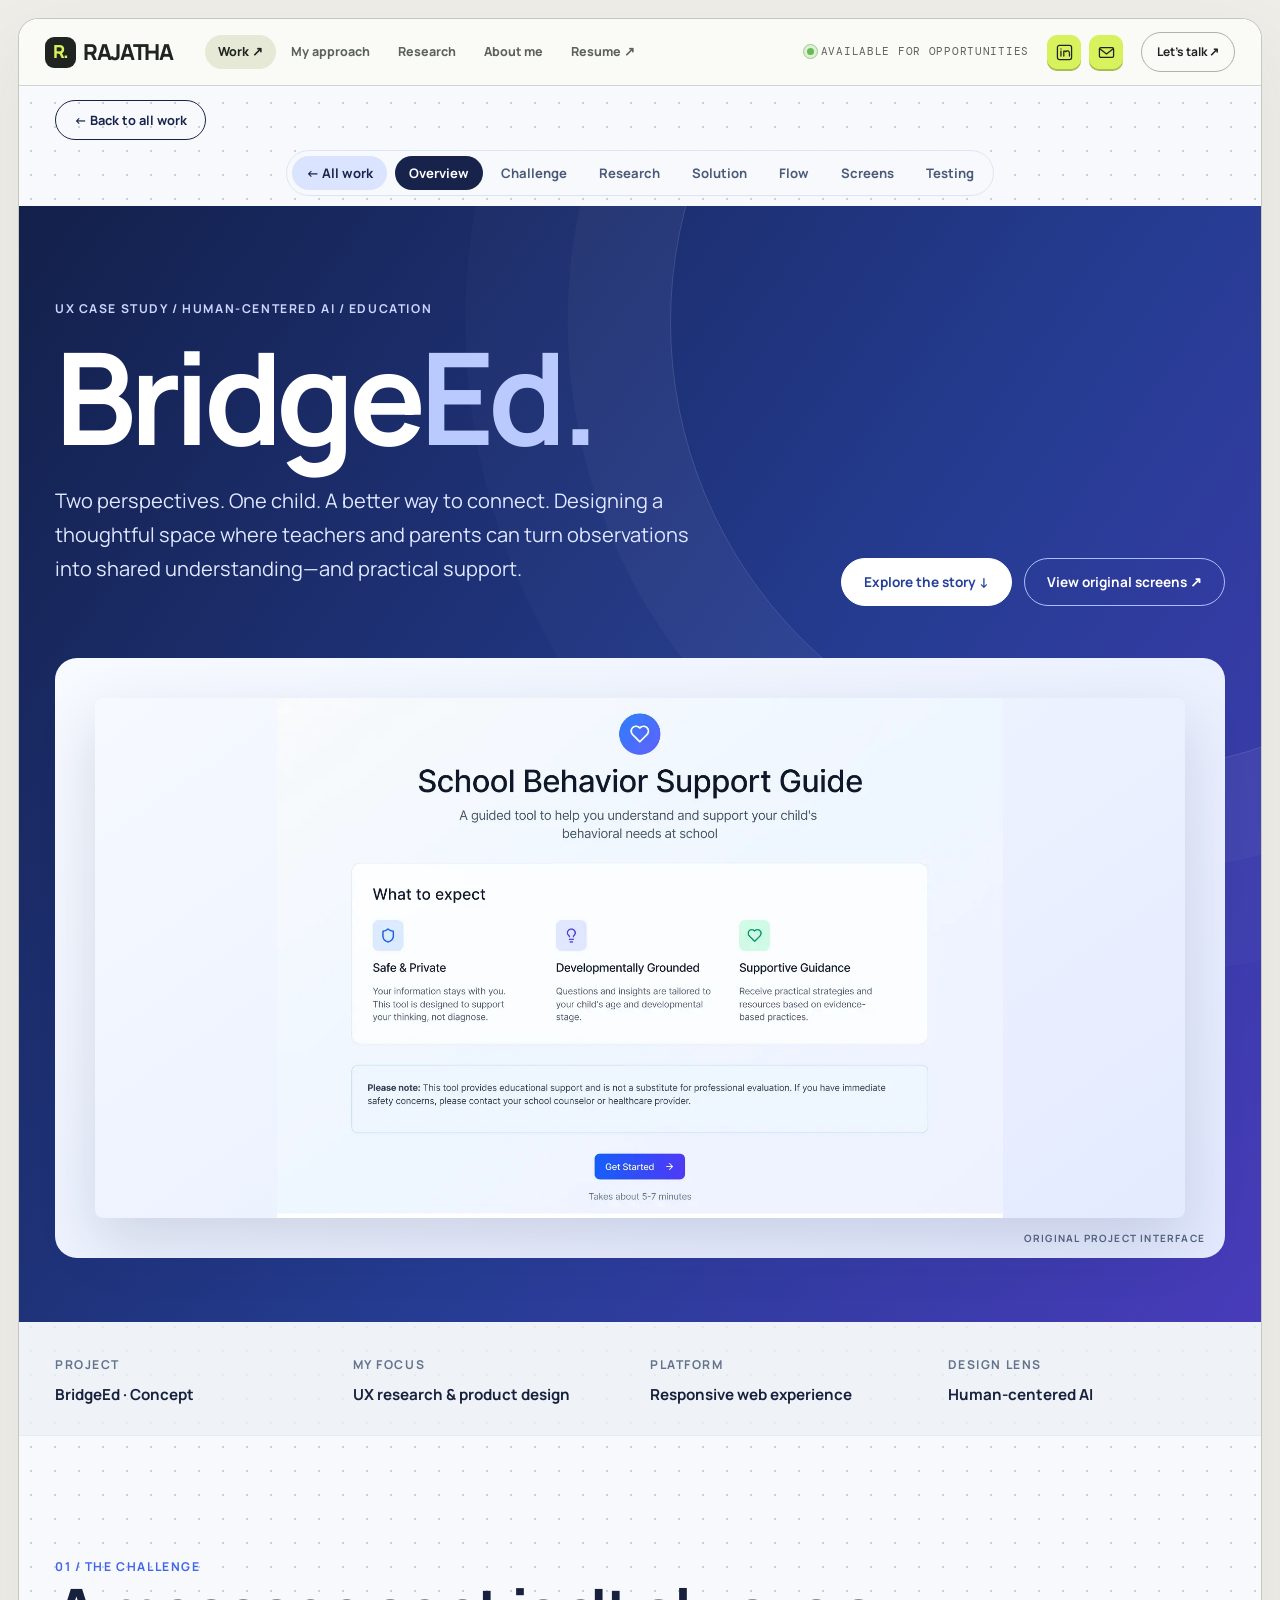
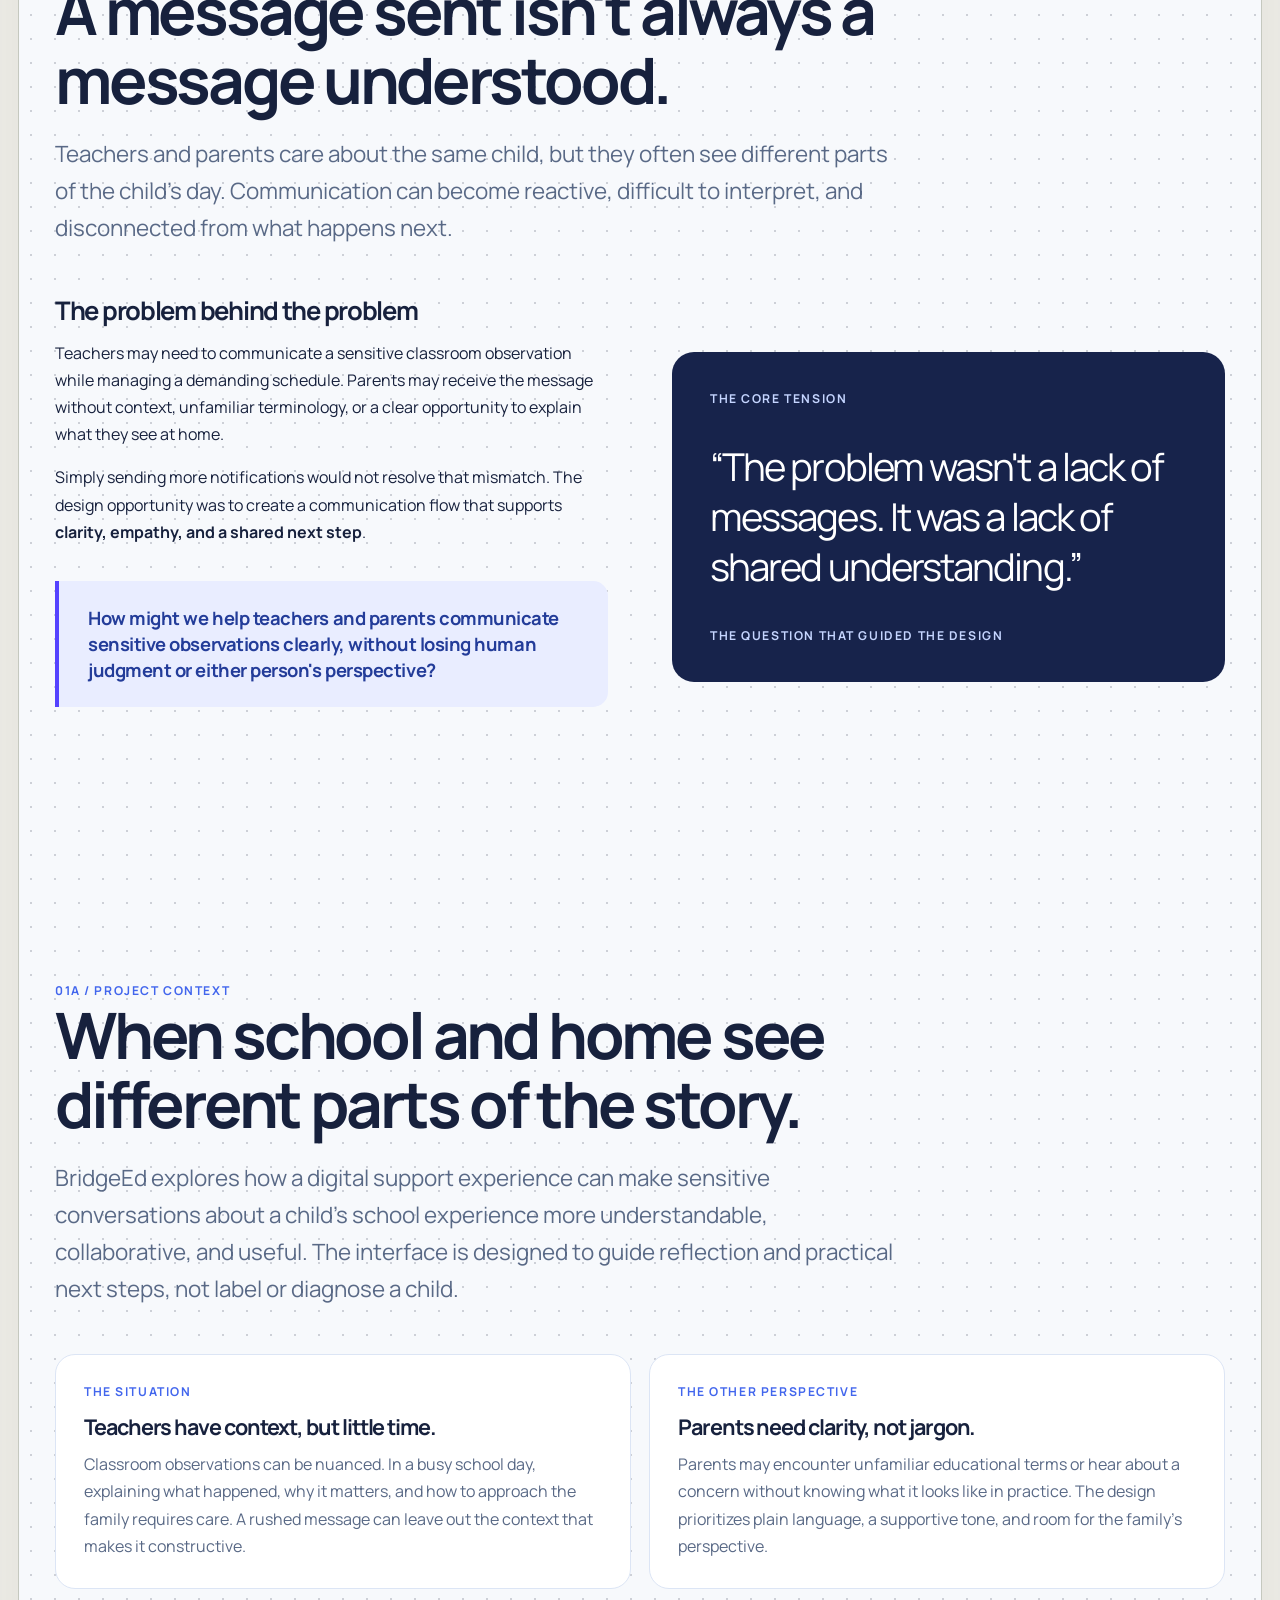
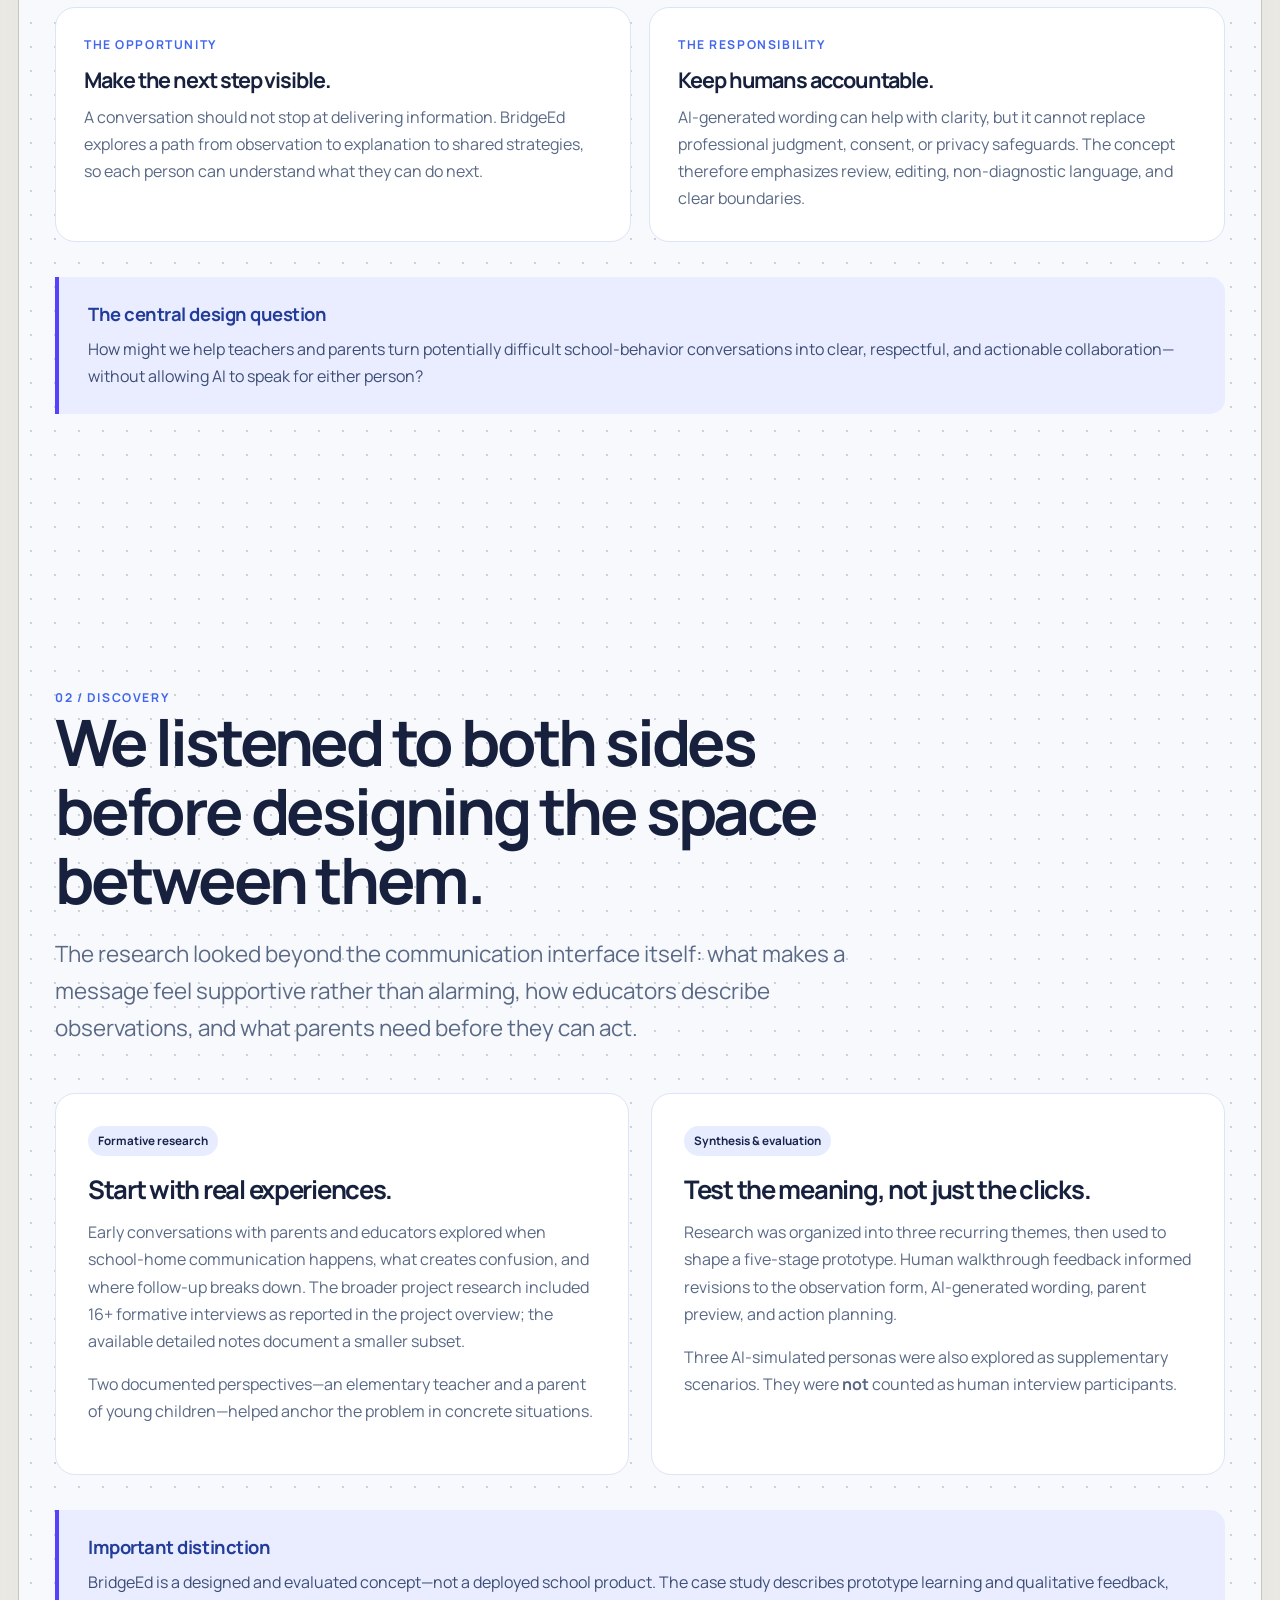
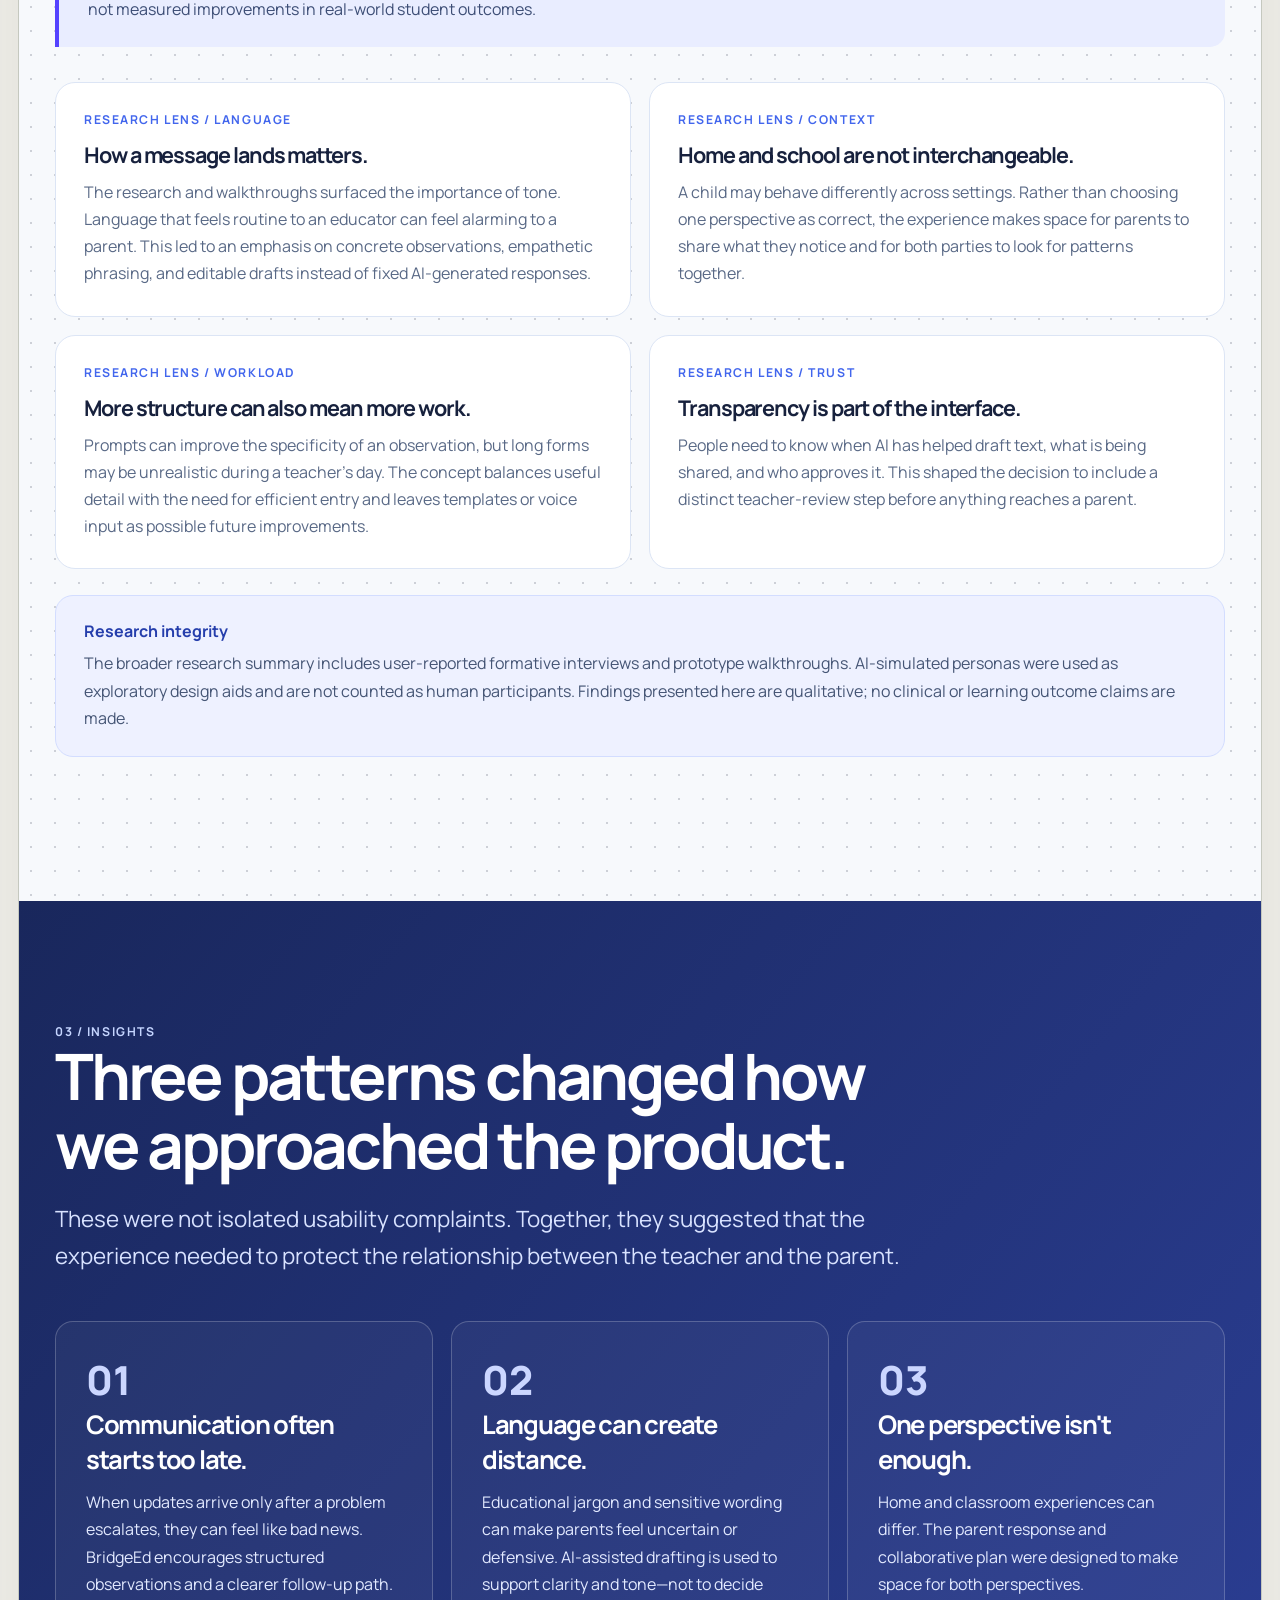
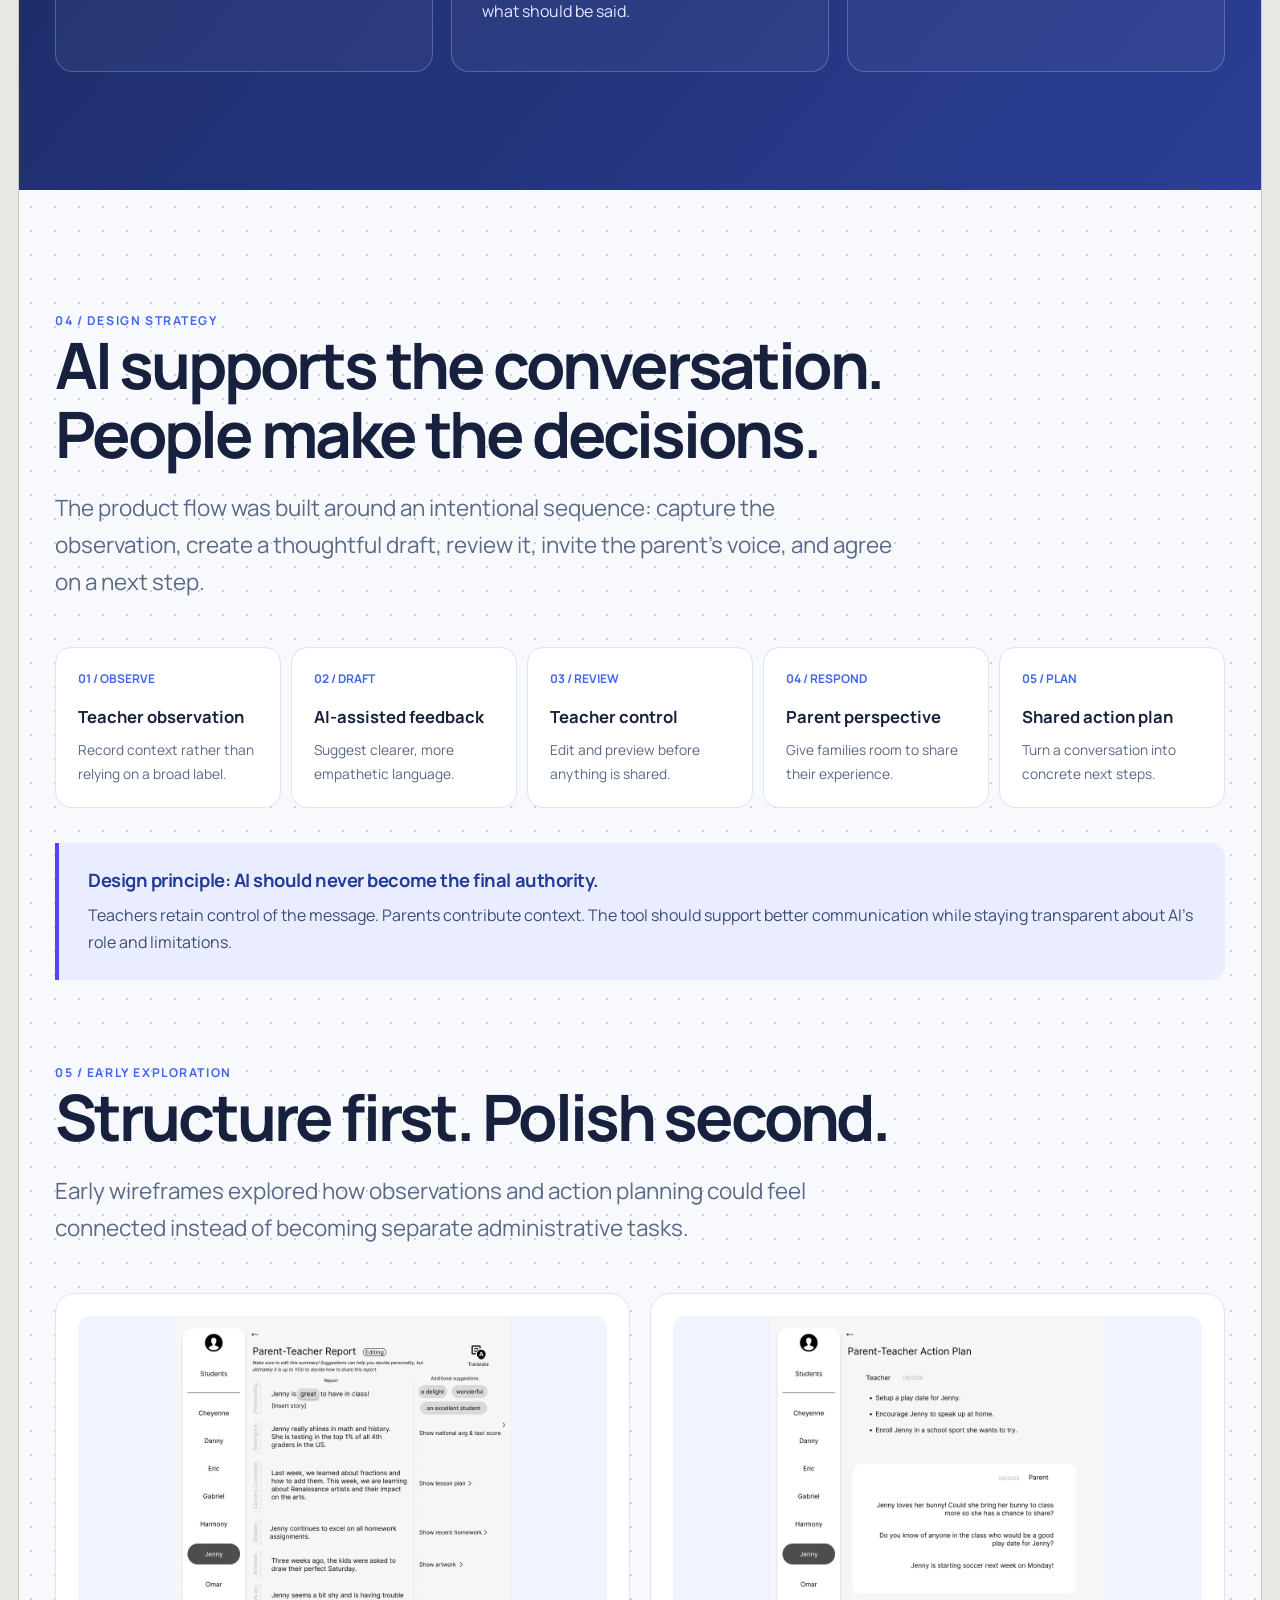
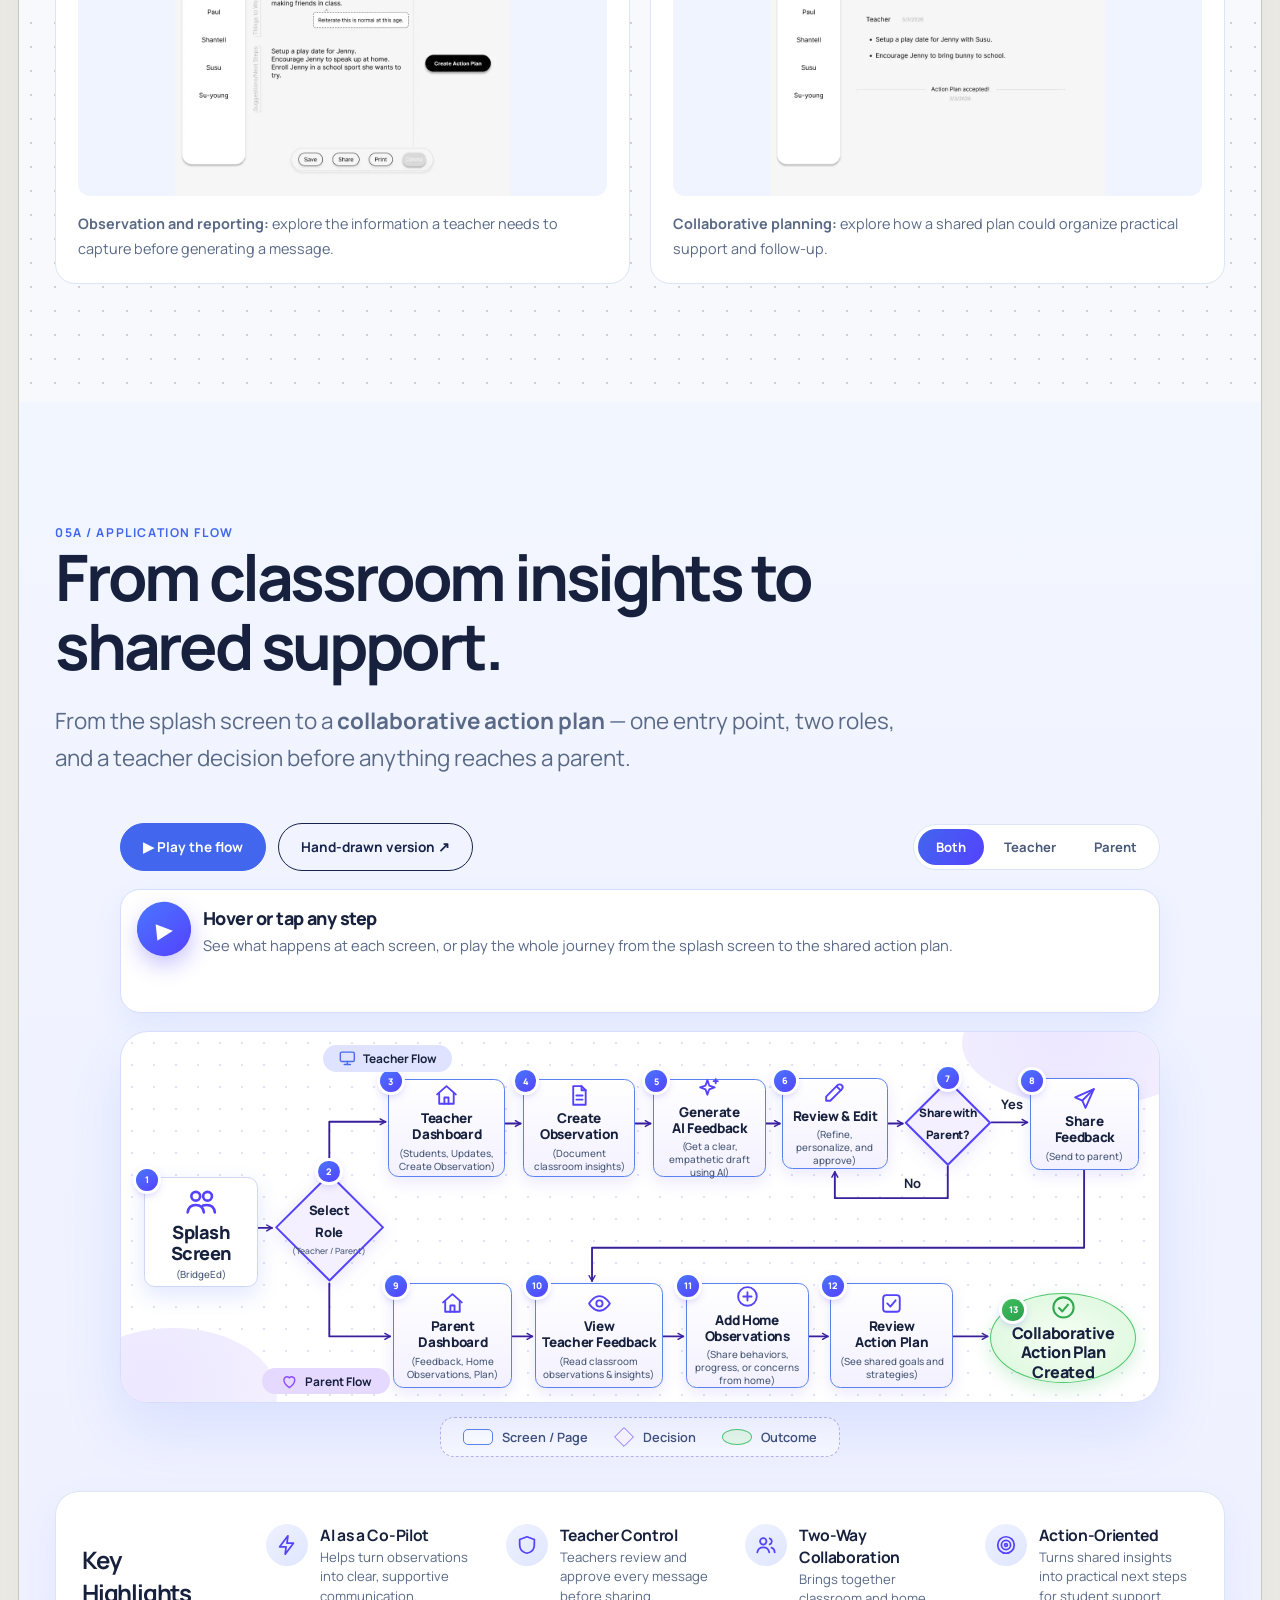
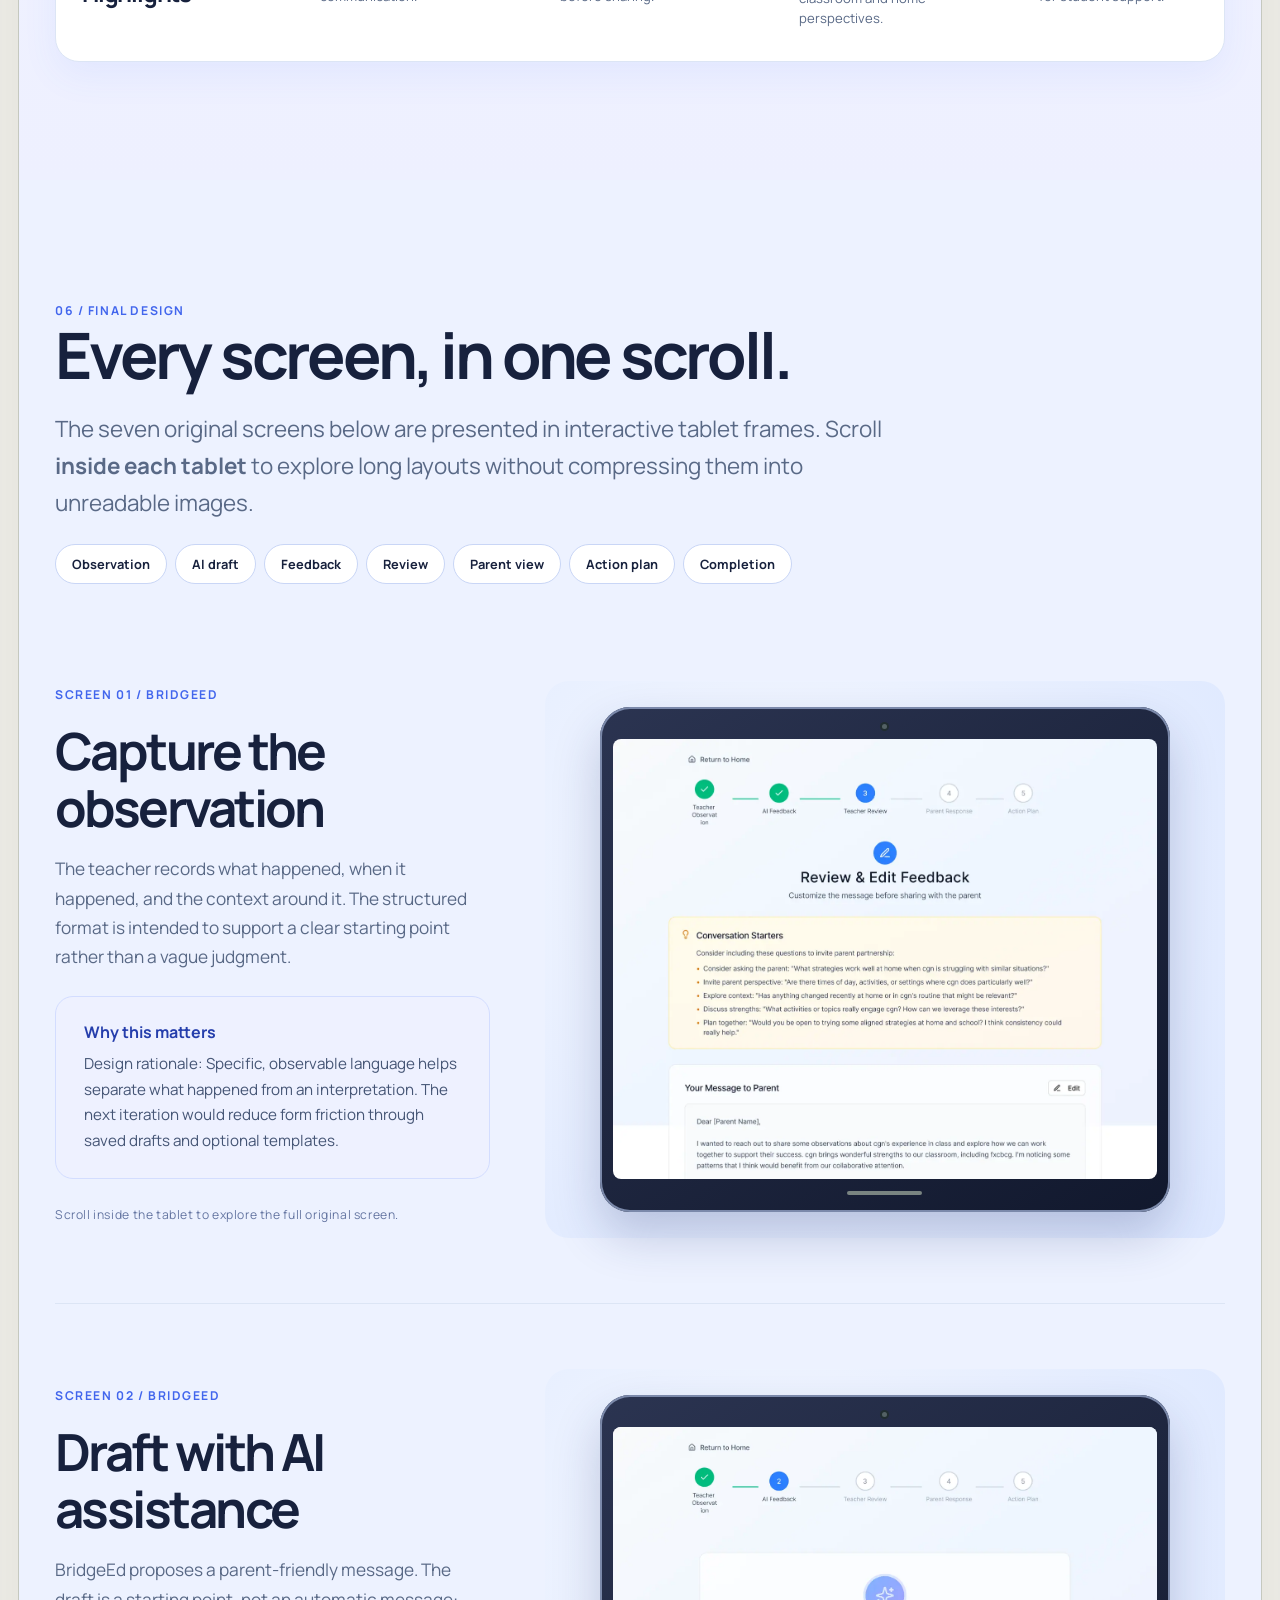
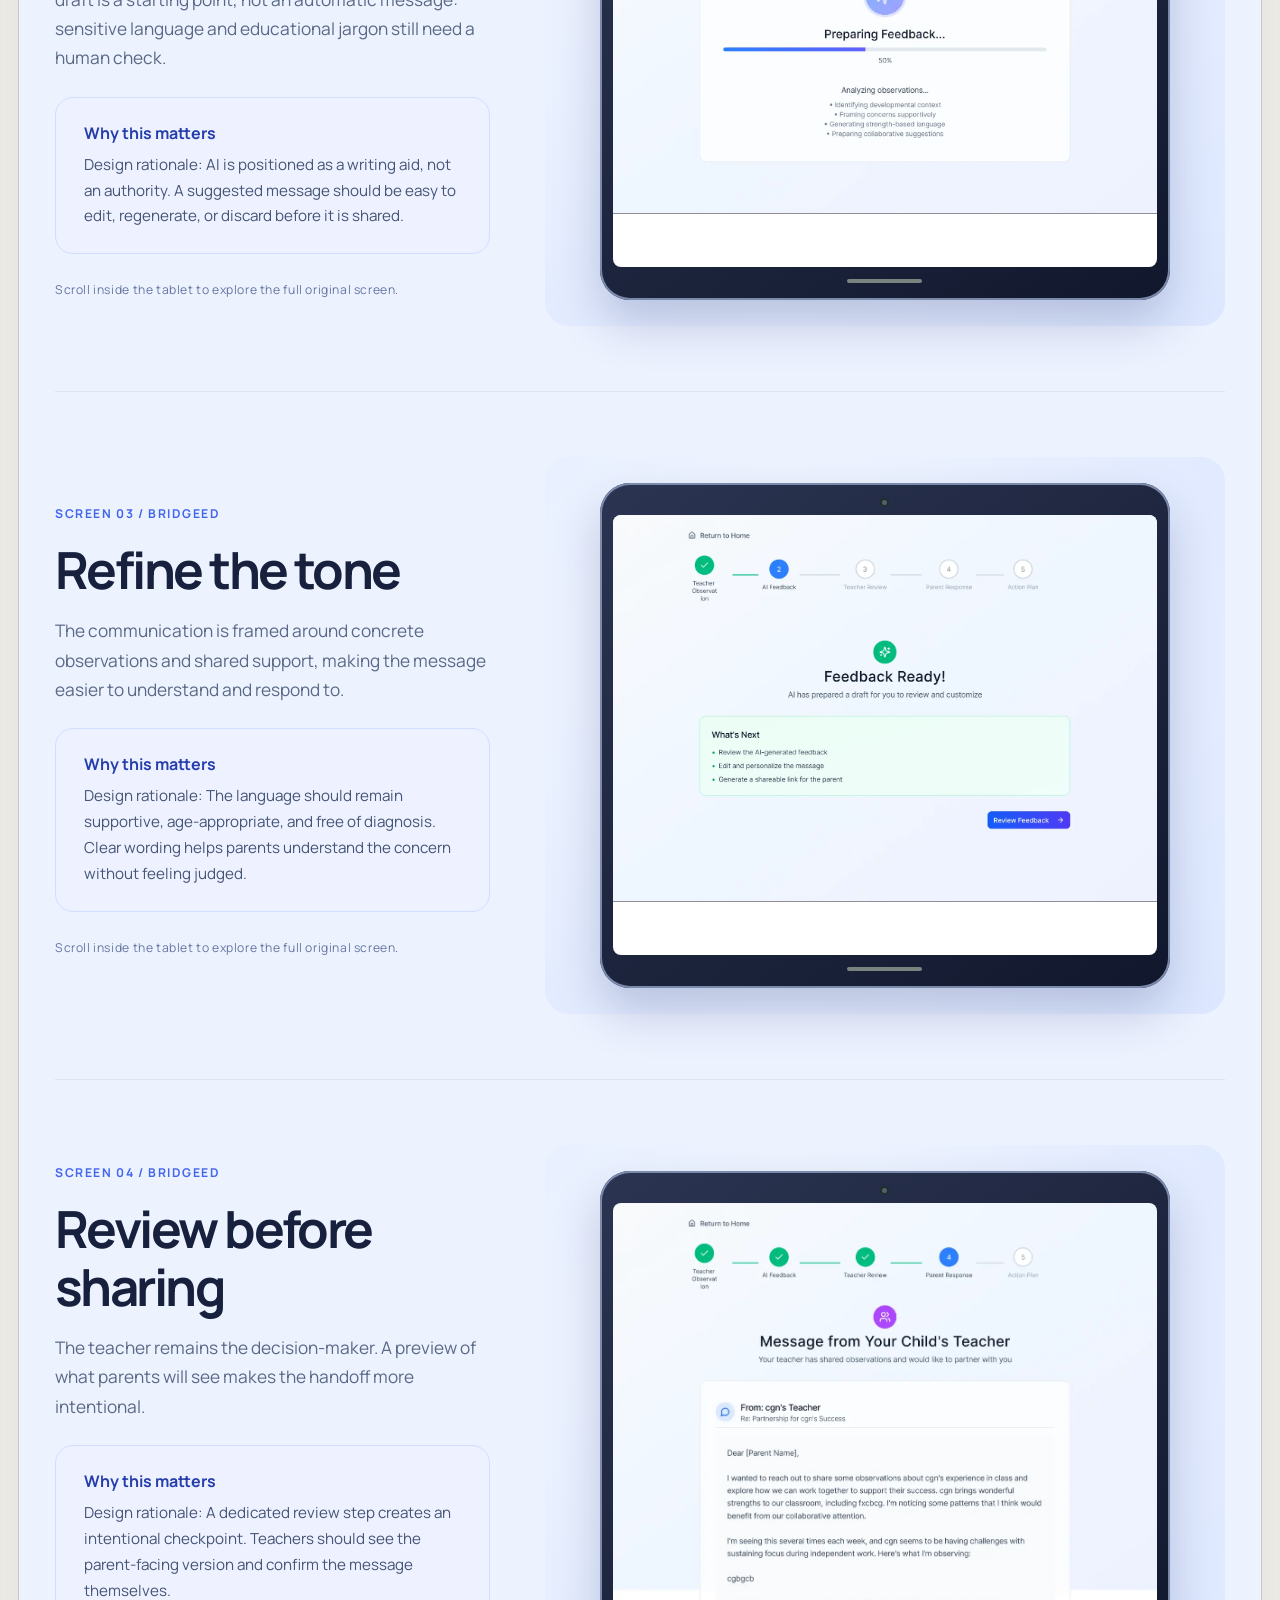
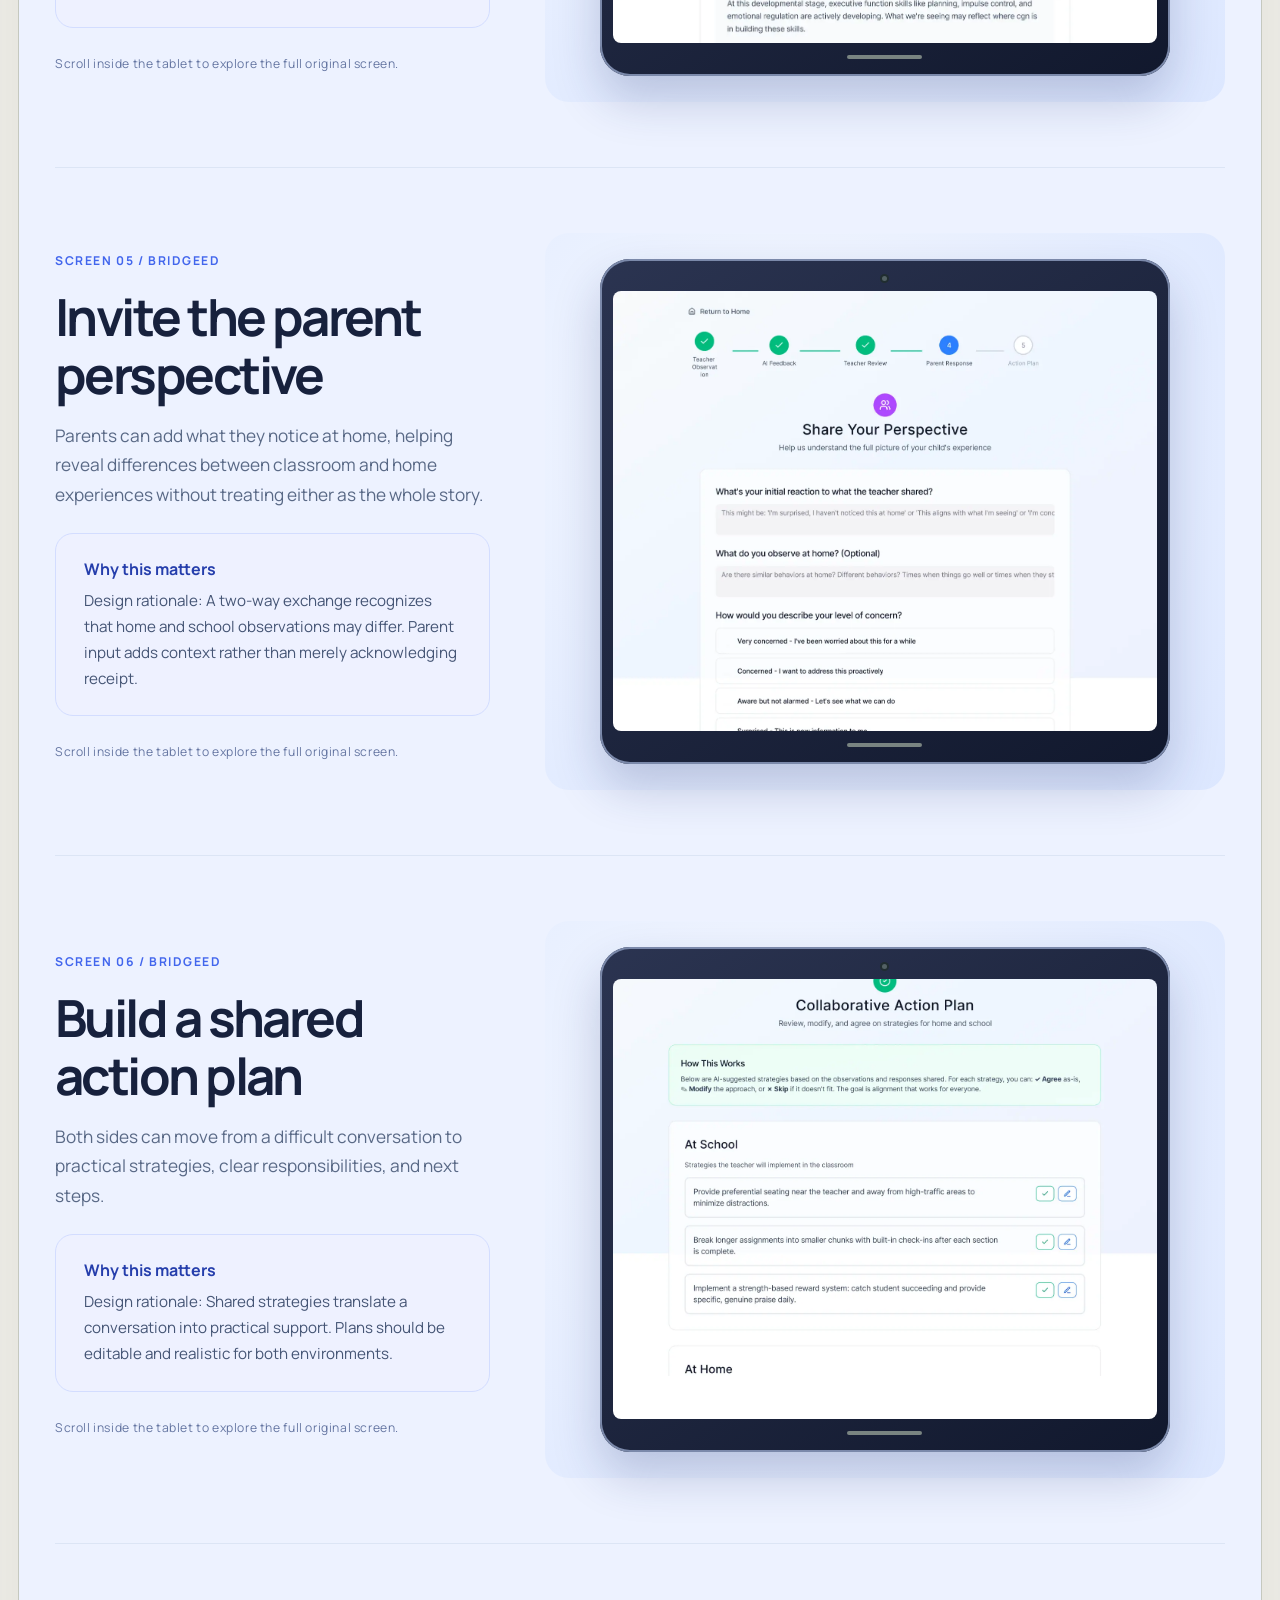
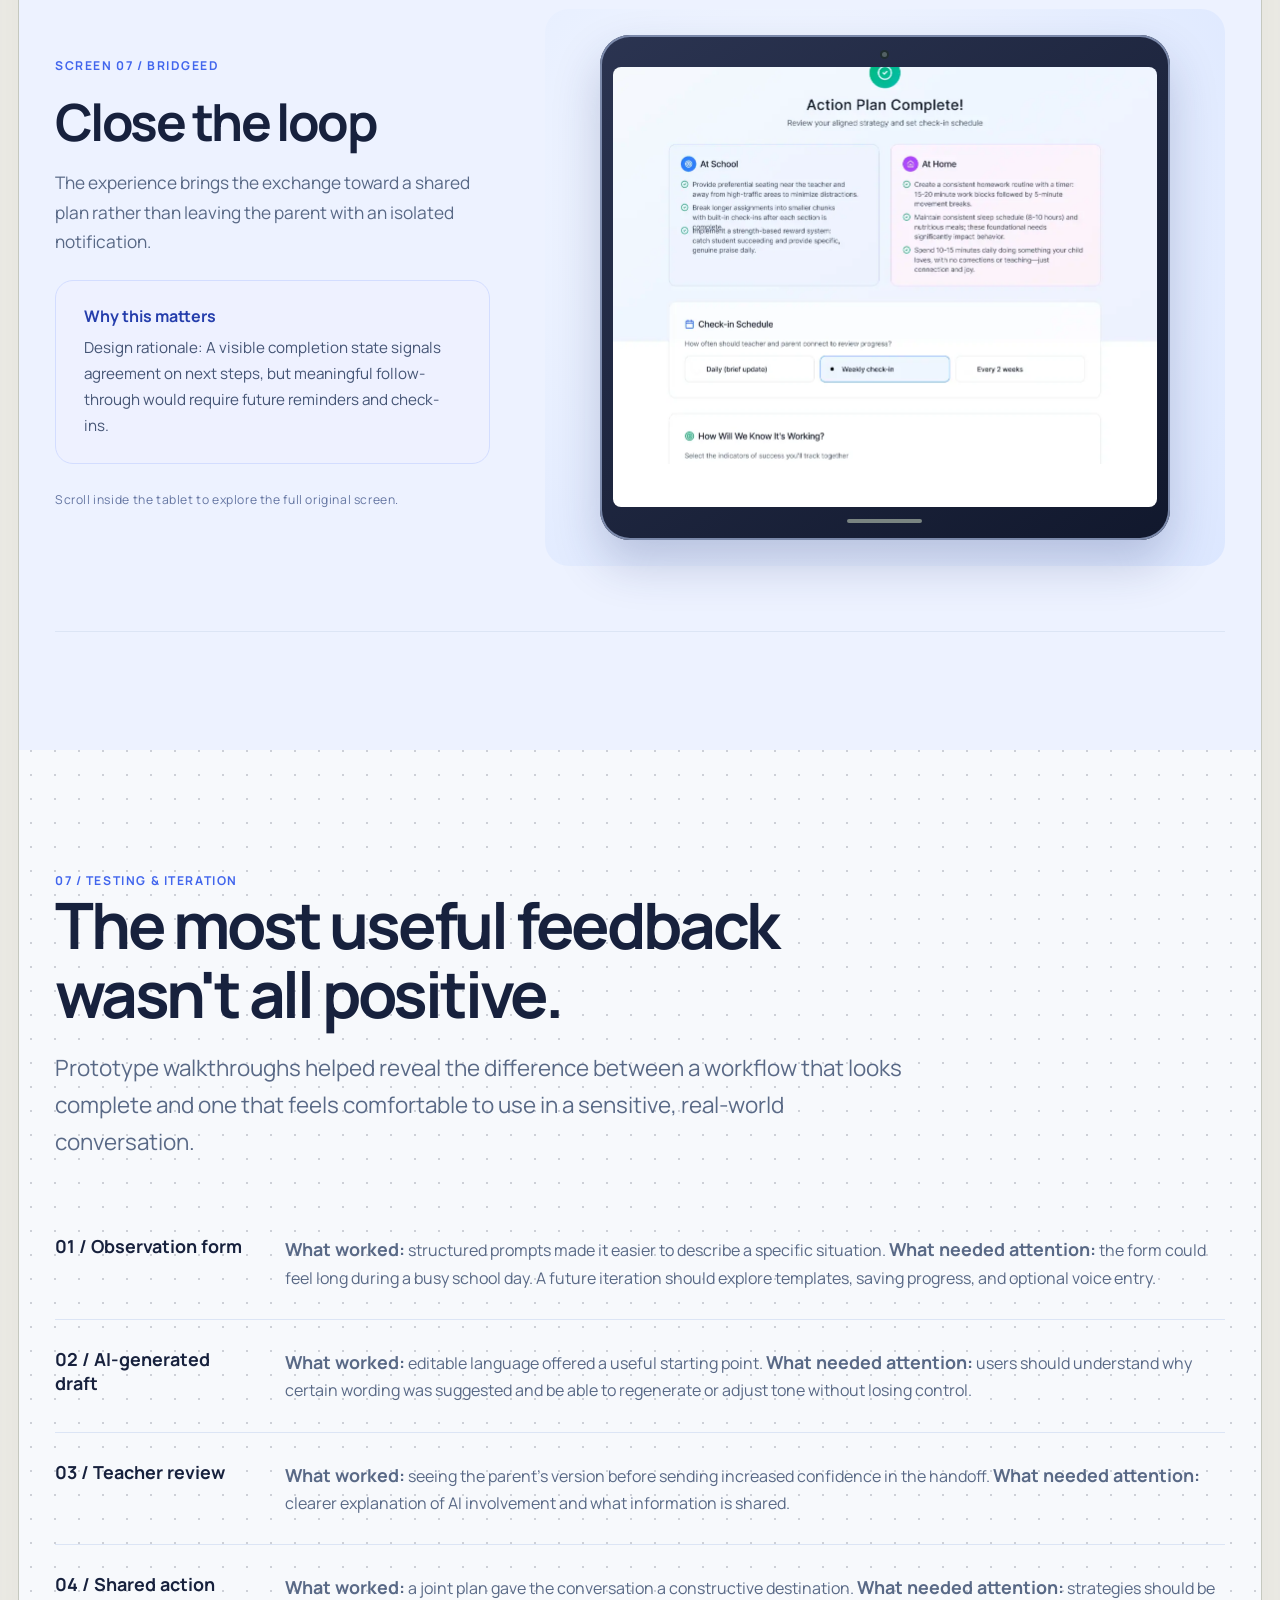
<file: bridge-ed.html>
<!doctype html><html lang="en"><head><meta charset="utf-8"><meta name="viewport" content="width=device-width,initial-scale=1"><meta name="theme-color" content="#17234b"><meta name="description" content="BridgeEd — an AI-assisted parent-teacher communication concept. UX case study by Rajatha Rao V."><title>BridgeEd — UX Case Study | Rajatha Rao V</title><style>
@import url('https://fonts.googleapis.com/css2?family=Manrope:wght@400;500;600;700;800&family=Caveat:wght@500;700&display=swap');
:root{--forest:#17234b;--forest2:#3457de;--mint:#c5d5ff;--cream:#f2f6ff;--paper:#ffffff;--ink:#17213d;--muted:#596986;--line:#dce5f5;--orange:#5844ff;--lime:#5265ff;--r:22px}*{box-sizing:border-box}html{scroll-behavior:smooth}body{margin:0;background:var(--cream);color:var(--ink);font-family:Manrope,Arial,sans-serif;-webkit-font-smoothing:antialiased}a{color:inherit;text-decoration:none}button,a{font:inherit}button{cursor:pointer}button:focus-visible,a:focus-visible,.tablet-viewport:focus-visible{outline:3px solid #5844ff;outline-offset:3px}img{max-width:100%;display:block}h1,h2,h3,p{margin-top:0}h1,h2,h3{font-family:Manrope,sans-serif;letter-spacing:-.05em}h1{font-size:clamp(4.2rem,10vw,10.7rem);line-height:.95;margin:18px 0 26px}h2{font-size:clamp(2.3rem,5vw,5.5rem);line-height:1.08;margin:0 0 22px}h3{font-size:clamp(1.25rem,2vw,2rem);margin:0 0 12px}p{line-height:1.7}small,.eyebrow{font-size:.76rem;letter-spacing:.13em;text-transform:uppercase;font-weight:700}.eyebrow{color:#4266ed}.wrap{width:min(1250px,calc(100% - 72px));margin:auto}.section{padding:118px 0;scroll-margin-top:85px}.section-heading{max-width:850px;margin-bottom:46px}.lead{font-size:clamp(1.12rem,2vw,1.4rem);line-height:1.65;color:var(--muted)}.nav{height:76px;display:flex;align-items:center;justify-content:space-between;gap:16px;padding:0 4vw;position:sticky;top:0;z-index:100;background:rgba(246,242,233,.96);backdrop-filter:blur(20px);border-bottom:1px solid var(--line)}.nav a{text-decoration:none}.brand{font-weight:800;letter-spacing:-.06em;font-size:1.15rem}.nav-links{display:flex;gap:22px;align-items:center}.nav-links a{font-size:.82rem;color:#52627e}.nav-links a:hover{color:var(--forest)}.pill{display:inline-flex;align-items:center;justify-content:center;gap:9px;border-radius:100px;background:var(--forest);color:#fff;padding:14px 22px;text-decoration:none;border:1px solid var(--forest);font-weight:700;font-size:.85rem}.pill:hover{background:#3457de}.pill.light{background:transparent;color:var(--forest)}.progress{height:3px;position:fixed;top:76px;left:0;z-index:101;width:0;background:var(--orange)}
.hero{background:var(--forest);color:#fff;overflow:hidden;position:relative}.hero:before{content:"";position:absolute;width:70vw;height:70vw;border:1px solid #ffffff18;border-radius:50%;right:-24vw;top:-26vw;box-shadow:0 0 0 8vw #ffffff05,0 0 0 16vw #ffffff03;pointer-events:none}.hero-inner{padding:90px 0 70px;position:relative}.hero .eyebrow{color:var(--mint)}.hero h1 span{color:#c9d8ff}.hero-sub{display:flex;justify-content:space-between;gap:36px;align-items:end;margin-bottom:52px}.hero-sub p{max-width:640px;font-size:1.25rem;color:#e0e8ff}.hero-actions{display:flex;gap:12px;flex-wrap:wrap}.hero-actions .pill{background:#dfe7ff;color:var(--forest);border-color:#dfe7ff}.hero-actions .pill.light{background:transparent;color:#fff;border-color:#a9bfff}.hero-device{background:#e7efff;padding:40px;border-radius:22px;display:grid;place-items:center;position:relative}.hero-device:after{content:'ORIGINAL PROJECT INTERFACE';position:absolute;bottom:13px;right:20px;color:#52627e;font-size:10px;letter-spacing:.12em;font-weight:700}.hero-device img{max-height:520px;width:100%;object-fit:contain;border-radius:8px;box-shadow:0 24px 60px #17234b25}.meta{background:#e9effc;border-bottom:1px solid var(--line)}.meta-grid{display:grid;grid-template-columns:repeat(4,1fr);gap:20px;padding:30px 0}.meta-grid b{display:block;margin-top:10px;font-size:.95rem}.meta-grid small{color:#64738c}.split{display:grid;grid-template-columns:1fr 1fr;gap:64px;align-items:center}.problem-panel{background:var(--forest);color:#fff;padding:38px;border-radius:var(--r);min-height:330px;display:flex;flex-direction:column;justify-content:space-between}.bigquote{font-family:Manrope;font-size:clamp(1.7rem,3vw,2.8rem);line-height:1.3;letter-spacing:-.05em}.problem-panel .eyebrow{color:var(--mint)}.card-grid{display:grid;grid-template-columns:repeat(3,1fr);gap:16px}.card{border:1px solid var(--line);background:var(--paper);border-radius:20px;padding:29px}.card h3{font-size:1.4rem}.card p{color:var(--muted);font-size:.96rem}.card .num{font:800 3rem Manrope;letter-spacing:-.08em;color:#bdcbf9}.highlight{background:#dfe7ff;border-left:4px solid var(--forest);border-radius:0 15px 15px 0;padding:24px 29px;margin:35px 0}.highlight strong{display:block;font-size:1.15rem;letter-spacing:-.025em}.highlight p{margin:9px 0 0;color:#3d4e76}.research-grid{display:grid;grid-template-columns:1fr 1fr;gap:22px}.research-panel{background:var(--paper);border:1px solid var(--line);padding:32px;border-radius:20px}.research-panel p{color:var(--muted)}.research-panel .tag{display:inline-block;padding:7px 10px;border-radius:99px;background:#e7edff;color:var(--forest);font-size:.73rem;font-weight:700;margin-bottom:16px}.dark{background:var(--forest);color:#fff}.dark .eyebrow{color:var(--mint)}.dark .lead{color:#d8e2ff}.dark-grid{display:grid;grid-template-columns:repeat(3,1fr);gap:18px}.dark-card{border:1px solid #ffffff36;border-radius:18px;padding:30px;background:#ffffff0b}.dark-card span{color:#c9d8ff;font:800 2.5rem Manrope}.dark-card p{color:#e3eaff}.flow{display:grid;grid-template-columns:repeat(5,1fr);gap:10px}.flow-step{border:1px solid var(--line);border-radius:16px;background:#fff;padding:22px}.flow-step b{display:block;color:#4266ed;font-size:12px;margin-bottom:18px}.flow-step strong{display:block;font-size:1.04rem}.flow-step p{color:var(--muted);font-size:.86rem;margin:10px 0 0}.wireframes{display:grid;grid-template-columns:1fr 1fr;gap:20px;margin-top:35px}.wireframe{border:1px solid var(--line);border-radius:20px;background:#fff;padding:22px}.wireframe img{width:100%;max-height:480px;object-fit:contain;background:#f0f4ff;border-radius:12px}.wireframe p{font-size:.9rem;color:var(--muted);margin:16px 0 0}.screen-story{display:grid;grid-template-columns:minmax(250px,.78fr) minmax(0,1.22fr);align-items:center;gap:55px;padding:65px 0;border-bottom:1px solid var(--line)}.screen-story:nth-child(even) .screen-copy{order:2}.screen-story:nth-child(even) .tablet-stage{order:1}.screen-copy h3{font-size:clamp(2rem,4vw,4rem);line-height:1.12;margin:18px 0}.screen-copy p{font-size:1.08rem;color:var(--muted)}.screen-copy .micro{font-size:.76rem;letter-spacing:.05em;color:#6576a2;margin-top:26px}.tablet-stage{padding:26px;min-width:0;background:radial-gradient(circle at 40% 40%,#f3f6ff,#dce6ff);border-radius:24px;display:grid;place-items:center}.tablet{width:min(100%,570px);padding:17px 13px 17px;border-radius:30px;background:linear-gradient(145deg,#343d40,#111b1c);box-shadow:0 23px 48px #17251f3b, inset 0 0 0 2px #6c7778;position:relative}.tablet-camera{height:5px;width:5px;background:#536164;border-radius:50%;margin:0 auto 10px;box-shadow:0 0 0 2px #202d30}.tablet-viewport{height:clamp(290px,44vw,440px);overflow:auto;overscroll-behavior:contain;background:#fff;border-radius:8px;scrollbar-width:thin;scrollbar-color:#8b9ed8 #e5ecff;touch-action:pan-y}.tablet-viewport img{width:100%;height:auto;display:block;max-width:none}.tablet-home{height:4px;width:75px;background:#798481;border-radius:99px;margin:12px auto 0}.screen-story:nth-child(2n) .tablet-stage{background:radial-gradient(circle,#e9eeff,#dce4ff)}.screen-story:nth-child(3n) .tablet-stage{background:radial-gradient(circle,#eeebff,#e3e5ff)}.screens-overview{background:#edf2ff}.screens-overview .section-heading{margin-bottom:20px}.screen-nav{display:flex;flex-wrap:wrap;gap:8px;margin-bottom:32px}.screen-nav a{border:1px solid #c9d6f6;background:#fff;border-radius:100px;padding:10px 16px;font-size:.8rem;font-weight:700}.screen-nav a:hover{background:var(--lime)}.finding{display:grid;grid-template-columns:200px 1fr;gap:30px;padding:27px 0;border-bottom:1px solid var(--line)}.finding strong{font-size:1.12rem}.finding p{color:var(--muted);margin:0}.reflection{background:#dfe7ff}.reflection-grid{display:grid;grid-template-columns:1fr 1fr;gap:50px}.closing{background:var(--forest);color:#fff;padding:100px 0}.closing h2{max-width:980px}.closing p{max-width:700px;color:#d8e2ff}.closing .pill{background:#dfe7ff;color:var(--forest)}footer{background:#101a3b;color:#e0e8ff;padding:30px 0;font-size:.82rem}footer .wrap{display:flex;justify-content:space-between;gap:20px}.smallprint{font-size:.85rem;color:var(--muted)}
@media(max-width:1000px){.nav-links{gap:12px}.nav-links a{font-size:.75rem}.screen-story{gap:28px}.tablet-stage{padding:18px}.flow{grid-template-columns:repeat(3,1fr)}}
@media(max-width:760px){.wrap{width:min(100% - 36px,1250px)}.nav{padding:0 18px;height:auto;min-height:72px}.nav-links a:not(.pill){display:none}.nav-links .pill{padding:10px 13px}.progress{top:72px}.section{padding:75px 0}.hero-inner{padding:65px 0}.hero-sub,.split,.reflection-grid{display:block}.hero-sub .hero-actions{margin-top:24px}.hero-device{padding:15px}.hero-device img{max-height:330px}.meta-grid{grid-template-columns:repeat(2,1fr)}.card-grid,.dark-grid{grid-template-columns:1fr}.research-grid,.wireframes{grid-template-columns:1fr}.flow{grid-template-columns:repeat(2,1fr)}.screen-story{grid-template-columns:1fr;padding:45px 0;gap:22px}.screen-story:nth-child(even) .screen-copy,.screen-story:nth-child(even) .tablet-stage{order:initial}.tablet-stage{padding:15px}.tablet-viewport{height:clamp(290px,65vw,430px)}.finding{grid-template-columns:1fr;gap:8px}.closing{padding:75px 0}footer .wrap{display:block}}
@media(max-width:430px){h1{font-size:4.2rem}.hero-sub p{font-size:1.03rem}.meta-grid{gap:14px}.meta-grid b{font-size:.83rem}.flow{grid-template-columns:1fr}.tablet{padding:12px 9px;border-radius:21px}.tablet-viewport{height:350px}.tablet-stage{padding:10px}.card{padding:23px}}
@media(prefers-reduced-motion:reduce){html{scroll-behavior:auto}}

/* BridgeEd product palette: cobalt + indigo/violet + pale blue, sampled visually from original screens. */
:root{--cobalt:#426cff;--indigo:#5442ff;--lavender:#e8eaff;--ice:#f2f6ff;--navy:#17213d;--mint:#c5d5ff}
body{background:var(--ice)}
.hero{background:linear-gradient(125deg,#13204a 0%,#253c92 58%,#483bba 100%)}
.hero:before{border-color:#ffffff25;box-shadow:0 0 0 8vw #ffffff08,0 0 0 16vw #ffffff05}
.hero h1 span{color:#bacaff}.hero .eyebrow{color:#cbd6ff}
.hero-actions .pill{background:#fff;color:#253f9b;border-color:#fff}
.hero-device{background:linear-gradient(145deg,#f7faff,#e3eaff)}
.eyebrow{color:#4266ed}.pill{background:#4266ed;border-color:#4266ed}
.pill:hover{background:#5442ff;border-color:#5442ff}
.highlight{background:#e9edff;border-left-color:#5442ff}.highlight strong{color:#233c99}
.card .num{color:#9db3ff}.dark{background:linear-gradient(130deg,#19275c,#2b3e94)}
.dark-card span{color:#cbd6ff}.screens-overview{background:#edf2ff}
.screen-nav a:hover{background:#dbe4ff}.reflection{background:#e6eaff}
.tablet-stage{background:radial-gradient(circle at 35% 35%,#f6f9ff,#dce7ff)}
.tablet{background:linear-gradient(145deg,#2b3451,#11182d);box-shadow:0 23px 48px #1d31703b,inset 0 0 0 2px #7b89aa}
.tablet-viewport{scrollbar-color:#8da5e9 #e8edff}
.closing{background:linear-gradient(120deg,#18265b,#4136a2)}
.closing .pill{background:#fff;color:#293c9a;border-color:#fff}
.detail-grid{display:grid;grid-template-columns:repeat(2,minmax(0,1fr));gap:18px;margin-top:32px}
.detail-card{padding:28px;border:1px solid var(--line);border-radius:20px;background:#fff}
.detail-card h3{font-size:1.35rem;margin-bottom:10px}.detail-card p{color:var(--muted);margin:0}
.detail-card .eyebrow{display:block;margin-bottom:12px}
.decision{border-radius:18px;background:#eef1ff;border:1px solid #d3ddff;padding:24px 28px;margin:26px 0}
.decision strong{color:#253eac}.decision p{margin:8px 0 0;color:#455575}
.screen-copy .decision{margin:24px 0 0}.screen-copy .decision p{font-size:.95rem}
@media(max-width:760px){.detail-grid{grid-template-columns:1fr}}
</style><link rel="stylesheet" href="assets/site.css">
<style id="sx-integration">
.nav{display:none}
.progress{top:var(--sx-h,85px)!important;z-index:70}
.section{scroll-margin-top:calc(var(--sx-h,85px) + 70px)!important}
.backrow{width:min(1250px,calc(100% - 72px));margin:14px auto 0}
.backbtn{padding:10px 18px;font-size:.8rem}
@media(max-width:700px){.backrow{width:calc(100% - 32px)}}
.subnav{position:sticky;top:calc(var(--sx-h,85px) + 6px);z-index:50;display:flex;gap:4px;width:max-content;max-width:calc(100% - 24px);margin:10px auto;overflow-x:auto;scrollbar-width:none;padding:5px;background:rgba(247,249,252,.92);backdrop-filter:blur(12px);border:1px solid var(--line);border-radius:99px}
.subnav::-webkit-scrollbar{display:none}
.subnav a{text-decoration:none;white-space:nowrap;font-size:.82rem;font-weight:700;padding:8px 14px;border-radius:99px;color:#4a5a78;transition:background .3s,color .3s}
.subnav a.on{background:var(--forest);color:#fff}
.subnav a:hover:not(.on){background:#dbe4ff;color:var(--forest)}
.subnav .subback{background:#dbe4ff;color:var(--forest);margin-right:4px}
#cover{position:fixed;inset:0;z-index:2000;pointer-events:none}
#cover .pn{position:absolute;inset:0;display:grid;place-items:center}
#cover .g{background:#c5d5ff}#cover .o{background:#5844ff}
#cover .b{background:#17234b;color:#fff;font:800 clamp(44px,9vw,130px) Manrope,sans-serif;letter-spacing:-.07em}
#cover i{font-style:normal;color:#8fa8ff}
/* background to match the other project pages */
body{background-color:#F7F9FC;background-image:radial-gradient(#cdd0d7 .8px,transparent .8px);background-size:24px 24px}
.meta{background:rgba(237,242,247,.75);border-bottom:1px solid #E4ECF7}
/* button + card interactions */
.pill{position:relative;overflow:hidden;transition:transform .35s cubic-bezier(.2,.8,.2,1),box-shadow .35s,background-color .25s,color .25s,border-color .25s,scale .15s,translate .3s cubic-bezier(.2,.8,.2,1)}
.pill:hover{transform:translateY(-3px);box-shadow:0 14px 28px rgba(54,72,160,.28)}
.pill.light{background:transparent;color:var(--forest);border-color:var(--forest)}
.pill.light:hover{background:var(--forest);color:#fff}
.hero-actions .pill.light{color:#fff;border-color:#a9bfff}.hero-actions .pill.light:hover{background:#fff;color:#253f9b;border-color:#fff}
:is(.pill,.to-top,.subnav a):active{scale:.95}
.mag{translate:var(--tx,0px) var(--ty,0px)}
.ripple{position:absolute;border-radius:50%;background:currentColor;opacity:.22;transform:scale(0);animation:rp .65s ease-out forwards;pointer-events:none}
@keyframes rp{to{transform:scale(1);opacity:0}}
.card,.detail-card,.dark-card,.flow-step,.finding,.decision,.research-panel{transition:opacity .8s cubic-bezier(.2,.8,.2,1),transform .45s cubic-bezier(.2,.8,.2,1),box-shadow .4s,border-color .3s}
.card:hover,.detail-card:hover,.research-panel:hover{transform:translateY(-6px);box-shadow:0 20px 42px rgba(54,72,160,.14);border-color:#9db3ff}
.flow-step:hover,.dark-card:hover{transform:translateY(-5px)}
.rv{opacity:0;transform:translateY(28px)}.rv.in{opacity:1;transform:none}.rv.in:hover{transform:translateY(-6px)}
.to-top{position:fixed;right:24px;bottom:24px;z-index:60;width:50px;height:50px;border-radius:50%;border:0;background:var(--forest);color:#c5d5ff;font-size:20px;display:grid;place-items:center;box-shadow:0 12px 30px rgba(23,35,75,.3);opacity:0;transform:translateY(16px) scale(.9);pointer-events:none;overflow:hidden;transition:opacity .35s,transform .45s cubic-bezier(.2,.8,.2,1),background-color .25s,color .25s,scale .15s}
.to-top.show{opacity:1;transform:none;pointer-events:auto}.to-top:hover{background:#c5d5ff;color:var(--forest);transform:translateY(-4px)}
.hero-inner{padding-bottom:64px}
@media(prefers-reduced-motion:reduce){.rv{opacity:1;transform:none}.ripple{display:none}.mag{translate:none}}

/* ---- application flow (native diagram) ---- */
.flow-section{background:linear-gradient(180deg,#f2f6ff,#eef0ff)}
.flow-section svg{stroke-linecap:round;stroke-linejoin:round}
.fl2-wrap{max-width:1040px;margin:0 auto}
.fl2-tools{scroll-margin-top:calc(var(--sx-h,85px) + 70px);display:flex;gap:12px;align-items:center;flex-wrap:wrap;margin:0 0 18px}
.fl2-chips{display:inline-flex;gap:2px;margin-left:auto;background:#fff;border:1px solid var(--line);border-radius:99px;padding:4px}
.fl2-chips button{border:0;background:transparent;border-radius:99px;padding:9px 18px;font-weight:700;font-size:.82rem;color:#4a5a78;transition:background .3s,color .3s}
.fl2-chips button:hover{background:#e9edff}
.fl2-chips button[aria-pressed=true]{background:linear-gradient(120deg,#4266ed,#5442ff);color:#fff}
.fl2-info{overflow:hidden;display:flex;gap:16px;align-items:flex-start;background:#fff;border:1px solid #d7ddff;border-radius:20px;padding:16px 20px;margin-bottom:18px;box-shadow:0 12px 30px rgba(66,108,255,.08);min-height:92px}
.fl2-ib{flex:none;width:46px;height:46px;border-radius:50%;background:linear-gradient(145deg,#4a76ff,#5442ff);color:#fff;font:800 1.05rem Manrope,sans-serif;display:grid;place-items:center;box-shadow:0 8px 18px rgba(84,66,255,.3);transition:transform .4s cubic-bezier(.3,1.6,.5,1)}
.fl2-ib.pop{transform:scale(1.18) rotate(-6deg)}
.fl2-ix{min-width:0;flex:1}
.fl2-it{display:flex;gap:10px;align-items:center;flex-wrap:wrap}
.fl2-it b{font:800 1.12rem Manrope,sans-serif;letter-spacing:-.03em}
.fl2-it em{font-style:normal;font-size:.7rem;font-weight:800;letter-spacing:.08em;text-transform:uppercase;background:#e8ecff;color:#4338d8;border-radius:99px;padding:4px 10px}
.fl2-ix p{margin:4px 0 0;font-size:.92rem;line-height:1.55;color:var(--muted)}
.fl2-ia{display:flex;gap:8px;flex-wrap:wrap;margin-top:8px}
.fl2-ia:empty{display:none}
.fl2-ia a,.fl2-ia button{border:1px solid #cfd8ff;background:#f4f6ff;color:#3a2fc0;border-radius:99px;padding:6px 13px;font-size:.78rem;font-weight:700;transition:background .25s,color .25s,transform .25s}
.fl2-ia a:hover,.fl2-ia button:hover{background:#5442ff;color:#fff;transform:translateY(-2px)}
.fl2-board{position:relative;aspect-ratio:1774 / var(--hh);container-type:inline-size;overflow:hidden;border-radius:28px;border:1px solid #d7ddff;background:#fff radial-gradient(#dfe3f7 1px,transparent 1.2px) 0 0/22px 22px;box-shadow:0 26px 60px rgba(66,108,255,.13)}
.fl2-board:before,.fl2-board:after{content:"";position:absolute;border-radius:50%;background:radial-gradient(circle at 40% 40%,#ece7ff,#f4f1ff);pointer-events:none}
.fl2-board:before{right:-5%;top:-14%;width:24%;height:34%}
.fl2-board:after{left:-5%;bottom:-16%;width:20%;height:36%}
.fl2-svg{position:absolute;inset:0;width:100%;height:100%;z-index:1;pointer-events:none;overflow:visible}
.fl2-p{fill:none;stroke:#3a1f9c;stroke-width:3.2;stroke-dasharray:1;stroke-dashoffset:0;marker-end:url(#fl2a);transition:stroke-dashoffset .9s ease calc(var(--d,0)*1s),stroke .3s,opacity .35s,stroke-width .3s,filter .3s}
.fl2-board:not(.in) .fl2-p{stroke-dashoffset:1;marker-end:none}
.fl2-p.lit,.fl2-p.hl{stroke:#6a4bff;stroke-width:4.6;marker-end:url(#fl2al);filter:drop-shadow(0 0 5px rgba(106,75,255,.55))}
.fl2-n{position:absolute;left:var(--x);top:calc((var(--y) - var(--oy))/var(--hh)*100%);width:var(--w);height:calc(var(--h)/var(--hh)*100%);z-index:2;display:flex;flex-direction:column;align-items:center;justify-content:center;text-align:center;padding:.5cqw .6cqw;border:.14cqw solid #5a82ee;border-radius:1cqw;background:linear-gradient(180deg,#fff,#f3f1ff);box-shadow:0 .5cqw 1.4cqw rgba(84,66,255,.12);font:inherit;color:var(--ink);cursor:pointer;transition:transform .4s cubic-bezier(.2,.8,.2,1),box-shadow .35s,border-color .3s,background .3s,opacity .35s,filter .35s}
.fl2-board:not(.in) .fl2-n{opacity:0}
.fl2-board.in .fl2-n,.fl2-board.in .fl2-pill,.fl2-board.in .fl2-yn{animation:fl2in .6s cubic-bezier(.2,.8,.2,1) backwards calc(var(--k,6)*70ms)}
@keyframes fl2in{from{opacity:0;transform:translateY(1.4cqw) scale(.94)}}
.fl2-n b{font:800 1.3cqw/1.18 Manrope,sans-serif;letter-spacing:-.025em}
.fl2-n small{text-transform:none;letter-spacing:0;font-weight:500;display:block;margin-top:.35cqw;font-size:max(9.5px,.95cqw);line-height:1.32;color:#4a5a78}
.fl2-ic{display:block;width:2.4cqw;height:2.4cqw;color:#5442ff;margin-bottom:.35cqw;transition:transform .4s cubic-bezier(.3,1.6,.5,1)}
.fl2-ic svg{width:100%;height:100%;fill:none;stroke:currentColor;stroke-width:1.8}
.fl2-no{position:absolute;left:-.9cqw;top:-.9cqw;width:2.1cqw;height:2.1cqw;border-radius:50%;background:linear-gradient(145deg,#4a76ff,#5442ff);color:#fff;font:800 max(9px,.88cqw) Manrope,sans-serif;display:grid;place-items:center;box-shadow:0 0 0 .3cqw #fff,0 .3cqw .8cqw rgba(84,66,255,.35);z-index:3;transition:transform .35s}
.fl2-n:hover,.fl2-n.on,.fl2-n:focus-visible{transform:scale(1.045);border-color:#5442ff;background:linear-gradient(180deg,#fff,#ebe8ff);box-shadow:0 1.2cqw 2.6cqw rgba(84,66,255,.28);z-index:4}
.fl2-n:hover .fl2-ic,.fl2-n.on .fl2-ic{transform:scale(1.18) rotate(-6deg)}
.fl2-n:hover .fl2-no,.fl2-n.on .fl2-no{transform:scale(1.2)}
.fl2-n:focus-visible,.fl2-pill:focus-visible,.fl2-yn:focus-visible{outline:3px solid #5442ff;outline-offset:3px}
.fl2-splash{border-color:#cfd6f5;background:#fff;box-shadow:0 .8cqw 2cqw rgba(66,108,255,.16)}
.fl2-splash b{font-size:1.75cqw}.fl2-splash .fl2-ic{width:3.4cqw;height:3.4cqw}
.fl2-dia{border:0;background:transparent;box-shadow:none;padding:0}
.fl2-dia:hover,.fl2-dia.on,.fl2-dia:focus-visible{background:transparent;box-shadow:none}
.fl2-dsv{position:absolute;inset:0;width:100%;height:100%;overflow:visible;filter:drop-shadow(0 .4cqw .8cqw rgba(84,66,255,.14));transition:filter .35s}
.fl2-dsv polygon{fill:#f4f0ff;stroke:#5442ff;stroke-width:2;vector-effect:non-scaling-stroke;stroke-linejoin:round;transition:fill .3s}
.fl2-dia:hover .fl2-dsv,.fl2-dia.on .fl2-dsv{filter:drop-shadow(0 .8cqw 1.4cqw rgba(84,66,255,.4))}
.fl2-dia:hover .fl2-dsv polygon,.fl2-dia.on .fl2-dsv polygon{fill:#e6deff}
.fl2-tx{position:relative;z-index:1;display:block;padding:0 14%}
.fl2-dia.fl2-sm .fl2-tx{padding:0 10%}
.fl2-dia .fl2-tx b{font-size:1.25cqw}.fl2-dia.fl2-sm .fl2-tx b{font-size:1.12cqw}
.fl2-dia small{font-size:max(8.5px,.76cqw);white-space:nowrap}
.fl2-dia .fl2-no{left:50%;top:-1.1cqw;margin-left:-1.05cqw}
.fl2-out{border-radius:50%;border:.16cqw solid #4fc66b;background:radial-gradient(#f6fff5,#d8f6d9);box-shadow:0 .6cqw 1.6cqw rgba(79,198,107,.25)}
.fl2-out b{font-size:1.55cqw;line-height:1.2}.fl2-out .fl2-ic{color:#2faa4e;width:2.6cqw;height:2.6cqw}
.fl2-out:hover,.fl2-out.on{border-color:#2faa4e;background:radial-gradient(#fff,#c9f2cc);box-shadow:0 1.2cqw 2.8cqw rgba(79,198,107,.45)}
.fl2-out .fl2-no{left:8%;top:6%;background:linear-gradient(145deg,#3fbf5f,#2a9f4a)}
.fl2-pill{position:absolute;left:var(--x);top:calc((var(--y) - var(--oy))/var(--hh)*100%);width:var(--w);height:calc(var(--h)/var(--hh)*100%);z-index:2;display:flex;align-items:center;justify-content:center;gap:.6cqw;border:0;border-radius:99px;background:#dfe3ff;color:#17213d;font:700 1.15cqw Manrope,sans-serif;cursor:pointer;transition:transform .35s cubic-bezier(.2,.8,.2,1),background .3s,color .3s,box-shadow .3s,opacity .35s}
.fl2-pill .fl2-ic{width:1.8cqw;height:1.8cqw;margin:0;color:#4a6be8}
.fl2-pp{background:#e6d9ff}.fl2-pp .fl2-ic{color:#8a4bff}
.fl2-pill:hover,.fl2-board[data-mode=t] .fl2-pt,.fl2-board[data-mode=p] .fl2-pp{background:linear-gradient(120deg,#4266ed,#5442ff);color:#fff;transform:scale(1.03);box-shadow:0 .7cqw 1.4cqw rgba(84,66,255,.3)}
.fl2-pill:hover .fl2-ic,.fl2-board[data-mode=t] .fl2-pt .fl2-ic,.fl2-board[data-mode=p] .fl2-pp .fl2-ic{color:#fff}
.fl2-yn{position:absolute;left:var(--x);top:calc((var(--y) - var(--oy))/var(--hh)*100%);width:var(--w);height:calc(var(--h)/var(--hh)*100%);z-index:3;border:0;background:transparent;font:700 1.25cqw Manrope,sans-serif;color:#17213d;border-radius:99px;cursor:pointer;transition:background .25s,color .25s,transform .3s}
.fl2-yn:hover{background:#5442ff;color:#fff;transform:scale(1.12)}
.fl2-legend2{display:flex;justify-content:center;gap:26px;flex-wrap:wrap;margin:14px auto 0;padding:9px 22px;width:max-content;max-width:100%;border:1.5px dashed #b9b2ee;border-radius:14px;background:rgba(255,255,255,.6);font:600 .8rem Manrope,sans-serif;color:#3d4e76}
.fl2-legend2 span{display:flex;align-items:center;gap:9px}
.lg{display:block;width:30px;height:16px}
.lg-s{border:1.5px solid #5a82ee;border-radius:5px;background:#fff}
.lg-d{width:20px;height:20px;background:#f4f0ff;border:1.5px solid #5442ff;transform:rotate(45deg) scale(.7)}
.lg-o{border:1.5px solid #4fc66b;border-radius:50%;background:#e6f9e6}
.fl2-mobnote{display:none}
/* role filter + dimming */
.fl2-board[data-mode=t] [data-f=p],.fl2-board[data-mode=p] [data-f=t],.fl2-board[data-mode=t] #n-out,.fl2-board:not([data-mode=b]) #cs{opacity:0!important;visibility:hidden;pointer-events:none}
.fl2-board.sw .fl2-n,.fl2-board.sw .fl2-pill,.fl2-board.sw .fl2-yn,.fl2-board.sw .fl2-svg{opacity:0!important}
.fl2-svg{transition:opacity .25s}
.fl2-it em:empty{display:none}
.fl2-n.done{border-color:#7d92f5}
.fl2-n.done:not(.on) .fl2-no{background:linear-gradient(145deg,#3fbf5f,#2a9f4a)}
/* key highlights */
.flow-section svg.k,.fl-gi svg{width:100%;height:100%;fill:none;stroke:currentColor;stroke-width:1.9}
.fl-gi{flex:none;width:42px;height:42px;border-radius:50%;background:linear-gradient(145deg,#eef1ff,#dfe6ff);color:#5442ff;display:grid;place-items:center;padding:10px}
.fl-k b{display:block;font-family:Manrope,sans-serif;font-size:.98rem;letter-spacing:-.02em}
.fl-k p{margin:2px 0 0;font-size:.82rem;line-height:1.5;color:var(--muted)}
.fl-keys{margin-top:34px;background:#fff;border:1px solid var(--line);border-radius:24px;padding:24px 26px;display:grid;grid-template-columns:150px minmax(0,1fr);gap:24px;align-items:center;box-shadow:0 14px 36px rgba(66,108,255,.07)}
.fl-keys h3{margin:0;font-size:1.5rem}
.fl-kgrid{display:grid;grid-template-columns:repeat(4,minmax(0,1fr));gap:16px}
.fl-k{display:flex;gap:12px;align-items:flex-start;padding:8px 10px;border-radius:14px;transition:background .3s,transform .3s}
.fl-k:hover{background:#f2f4ff;transform:translateY(-3px)}
.fl-lb{position:fixed;inset:0;z-index:3000;background:rgba(14,20,45,.82);backdrop-filter:blur(8px);display:flex;flex-direction:column;align-items:center;padding:20px}
.fl-lb[hidden]{display:none}
.fl-lbx{align-self:flex-end;width:44px;height:44px;border-radius:50%;border:0;background:#fff;color:#17234b;font-size:26px;line-height:1;margin-bottom:12px}
.fl-lbs{overflow:auto;max-width:min(1500px,100%);border-radius:18px;background:#fff}
.fl-lbs img{display:block;width:100%;min-width:900px;height:auto}
@media(max-width:1180px){.fl-kgrid{grid-template-columns:repeat(2,minmax(0,1fr))}}
@media(max-width:900px){.fl-keys{grid-template-columns:1fr}.fl2-chips{margin-left:0}}
@media(max-width:560px){.fl-kgrid{grid-template-columns:1fr}}
/* stacked version for tablets + phones */
@media(max-width:1100px){
.fl2-board{aspect-ratio:auto;container-type:normal;overflow:visible;display:flex;flex-direction:column;align-items:center;gap:30px;padding:34px 18px 34px;background:#fff radial-gradient(#dfe3f7 1px,transparent 1.2px) 0 0/22px 22px}
.fl2-board:before,.fl2-board:after,.fl2-svg,.fl2-yn,.fl2-legend2{display:none}
.fl2-board[data-mode=t] [data-f=p],.fl2-board[data-mode=p] [data-f=t],.fl2-board[data-mode=t] #n-out{display:none}
.fl2-n,.fl2-pill{position:relative;left:auto;top:auto;width:min(100%,400px);height:auto;font-size:16px}
.fl2-n{padding:18px 16px;border-width:2px;border-radius:18px;--sh:0}
.fl2-n:not(.fl2-out):after{content:"";position:absolute;left:50%;bottom:-27px;width:2px;height:22px;background:#5442ff;transform:translateX(-50%)}
.fl2-n:not(.fl2-out):before{content:"";position:absolute;left:50%;bottom:-29px;width:9px;height:9px;border-right:2px solid #5442ff;border-bottom:2px solid #5442ff;transform:translateX(-50%) rotate(45deg)}
.fl2-n#n-role:after,.fl2-n#n-role:before,.fl2-n#n-t5:after,.fl2-n#n-t5:before{display:none}
.fl2-n.fl2-out:after,.fl2-n.fl2-out:before{display:none}
.fl2-n b,.fl2-dia .fl2-tx b,.fl2-dia.fl2-sm .fl2-tx b,.fl2-splash b,.fl2-out b{font-size:1.08rem}
.fl2-n small{font-size:.84rem;margin-top:6px}
.fl2-ic,.fl2-splash .fl2-ic,.fl2-out .fl2-ic{width:30px;height:30px;margin-bottom:6px}
.fl2-no,.fl2-dia .fl2-no,.fl2-out .fl2-no{left:-10px;top:-10px;margin:0;width:28px;height:28px;font-size:.78rem;box-shadow:0 0 0 3px #fff,0 4px 10px rgba(84,66,255,.3)}
.fl2-n:hover,.fl2-n.on,.fl2-n:focus-visible{transform:scale(1.02)}
.fl2-dia{border:2px solid #7a5cff;background:linear-gradient(180deg,#fff,#f1edff);box-shadow:0 8px 20px rgba(84,66,255,.12);padding:18px 16px}
.fl2-dia:hover,.fl2-dia.on{background:linear-gradient(180deg,#fff,#e9e2ff);box-shadow:0 14px 28px rgba(84,66,255,.25)}
.fl2-dsv{display:none}.fl2-tx{padding:0}
.fl2-dia .fl2-tx b:before{content:"◆ ";color:#7a5cff;font-size:.8em}
.fl2-out{border-radius:30px;padding:22px 18px}
.fl2-pill{font-size:1rem;padding:12px 20px;gap:10px;margin-top:6px}
.fl2-pill .fl2-ic{width:22px;height:22px}
.fl2-board[data-mode=t] .fl2-pt,.fl2-board[data-mode=p] .fl2-pp{transform:none}
.fl2-mobnote{display:block;margin:14px 4px 0;font-size:.84rem;color:var(--muted)}
#n-splash{order:1}#n-role{order:2}#pill-t{order:3}#n-t1{order:4}#n-t2{order:5}#n-t3{order:6}#n-t4{order:7}#n-dec{order:8}#n-t5{order:9}#pill-p{order:10}#n-p1{order:11}#n-p2{order:12}#n-p3{order:13}#n-p4{order:14}#n-out{order:15}
.fl2-dia small{white-space:normal}
@keyframes fl2in{from{opacity:0;transform:translateY(18px)}}
.fl2-board.in .fl2-n,.fl2-board.in .fl2-pill{animation-delay:calc(var(--k,6)*40ms)}
}
@media(max-width:560px){.fl2-info{padding:14px}.fl2-ib{width:40px;height:40px}.fl2-chips{width:100%;justify-content:space-between}.fl2-chips button{flex:1;padding:9px 6px}}
@media(prefers-reduced-motion:reduce){.fl2-p,.fl2-n,.fl2-pill,.fl2-ic,.fl2-no{transition:none!important}.fl2-board.in .fl2-n,.fl2-board.in .fl2-pill,.fl2-board.in .fl2-yn{animation:none}.fl2-board:not(.in) .fl2-n{opacity:1}.fl2-board:not(.in) .fl2-p{stroke-dashoffset:0;marker-end:url(#fl2a)}}

.fl-lbs{background:#fffdf6;width:min(1400px,100%)}.fl-sk{display:block;width:100%;min-width:960px;height:auto}
.fl-skt tspan{paint-order:stroke}
@keyframes fl-draw{from{stroke-dashoffset:1}to{stroke-dashoffset:0}}

</style><style>footer .wrap{display:block!important}footer .fnav{display:flex;flex-wrap:wrap;gap:10px;margin-bottom:22px}footer .fnav a{display:inline-flex;align-items:center;padding:12px 20px;border:1px solid #5b6aa8;border-radius:100px;color:#e0e8ff;text-decoration:none;font-weight:700;font-size:.82rem;transition:background .25s,color .25s}footer .fnav a:hover{background:#dfe7ff;color:#17234b}footer .fnav a.all{background:#dfe7ff;color:#17234b;border-color:#dfe7ff}footer .fnav a.all:hover{background:#fff}footer .fmeta{display:flex;justify-content:space-between;gap:20px;flex-wrap:wrap;padding-top:18px;border-top:1px solid #2b3a6e}footer .fmeta a{color:inherit}@media(max-width:560px){footer .fnav{flex-direction:column}footer .fnav a{justify-content:center}}</style></head><body class="inner" id="top">
<div class="sx-shell"><script src="assets/site.js"></script>
<div id="cover" aria-hidden="true"><div class="pn g"></div><div class="pn o"></div><div class="pn b"><span>BridgeEd<i>.</i></span></div></div><button class="to-top" id="toTop" type="button" aria-label="Back to top">↑</button><div id="page"><div class="backrow"><a href="work.html" class="pill light backbtn">← Back to all work</a></div><nav class="subnav" id="subnav" aria-label="Case study sections"><a class="subback" href="work.html">← All work</a><a href="#top">Overview</a><a href="#story">Challenge</a><a href="#research">Research</a><a href="#solution">Solution</a><a href="#flow">Flow</a><a href="#screens">Screens</a><a href="#testing">Testing</a></nav><div class="progress" id="progress"></div>
<main><div class="hero"><div class="wrap hero-inner"><span class="eyebrow">UX CASE STUDY / HUMAN-CENTERED AI / EDUCATION</span><h1>Bridge<span>Ed.</span></h1><div class="hero-sub"><p>Two perspectives. One child. A better way to connect. Designing a thoughtful space where teachers and parents can turn observations into shared understanding—and practical support.</p><div class="hero-actions"><a class="pill" href="#story">Explore the story ↓</a><a class="pill light" href="#screens">View original screens ↗</a></div></div><div class="hero-device"><img src="assets/bridge-ed-hero.webp" alt="Original BridgeEd interface showing the product concept"></div></div></div>
<div class="meta"><div class="wrap meta-grid"><div><small>PROJECT</small><b>BridgeEd · Concept</b></div><div><small>MY FOCUS</small><b>UX research &amp; product design</b></div><div><small>PLATFORM</small><b>Responsive web experience</b></div><div><small>DESIGN LENS</small><b>Human-centered AI</b></div></div></div>
<section class="section" id="story"><div class="wrap"><div class="section-heading"><span class="eyebrow">01 / THE CHALLENGE</span><h2>A message sent isn't always a message understood.</h2><p class="lead">Teachers and parents care about the same child, but they often see different parts of the child's day. Communication can become reactive, difficult to interpret, and disconnected from what happens next.</p></div><div class="split"><div><h3>The problem behind the problem</h3><p>Teachers may need to communicate a sensitive classroom observation while managing a demanding schedule. Parents may receive the message without context, unfamiliar terminology, or a clear opportunity to explain what they see at home.</p><p>Simply sending more notifications would not resolve that mismatch. The design opportunity was to create a communication flow that supports <strong>clarity, empathy, and a shared next step</strong>.</p><div class="highlight"><strong>How might we help teachers and parents communicate sensitive observations clearly, without losing human judgment or either person's perspective?</strong></div></div><div class="problem-panel"><span class="eyebrow">THE CORE TENSION</span><div class="bigquote">“The problem wasn't a lack of messages. It was a lack of shared understanding.”</div><span class="eyebrow">THE QUESTION THAT GUIDED THE DESIGN</span></div></div></div></section>
<section class="section" id="context"><div class="wrap"><div class="section-heading"><span class="eyebrow">01A / PROJECT CONTEXT</span><h2>When school and home see different parts of the story.</h2><p class="lead">BridgeEd explores how a digital support experience can make sensitive conversations about a child's school experience more understandable, collaborative, and useful. The interface is designed to guide reflection and practical next steps, not label or diagnose a child.</p></div><div class="detail-grid"><div class="detail-card"><span class="eyebrow">THE SITUATION</span><h3>Teachers have context, but little time.</h3><p>Classroom observations can be nuanced. In a busy school day, explaining what happened, why it matters, and how to approach the family requires care. A rushed message can leave out the context that makes it constructive.</p></div><div class="detail-card"><span class="eyebrow">THE OTHER PERSPECTIVE</span><h3>Parents need clarity, not jargon.</h3><p>Parents may encounter unfamiliar educational terms or hear about a concern without knowing what it looks like in practice. The design prioritizes plain language, a supportive tone, and room for the family's perspective.</p></div><div class="detail-card"><span class="eyebrow">THE OPPORTUNITY</span><h3>Make the next step visible.</h3><p>A conversation should not stop at delivering information. BridgeEd explores a path from observation to explanation to shared strategies, so each person can understand what they can do next.</p></div><div class="detail-card"><span class="eyebrow">THE RESPONSIBILITY</span><h3>Keep humans accountable.</h3><p>AI-generated wording can help with clarity, but it cannot replace professional judgment, consent, or privacy safeguards. The concept therefore emphasizes review, editing, non-diagnostic language, and clear boundaries.</p></div></div><div class="highlight"><strong>The central design question</strong><p>How might we help teachers and parents turn potentially difficult school-behavior conversations into clear, respectful, and actionable collaboration—without allowing AI to speak for either person?</p></div></div></section><section class="section" id="research"><div class="wrap"><div class="section-heading"><span class="eyebrow">02 / DISCOVERY</span><h2>We listened to both sides before designing the space between them.</h2><p class="lead">The research looked beyond the communication interface itself: what makes a message feel supportive rather than alarming, how educators describe observations, and what parents need before they can act.</p></div><div class="research-grid"><article class="research-panel"><span class="tag">Formative research</span><h3>Start with real experiences.</h3><p>Early conversations with parents and educators explored when school-home communication happens, what creates confusion, and where follow-up breaks down. The broader project research included 16+ formative interviews as reported in the project overview; the available detailed notes document a smaller subset.</p><p>Two documented perspectives—an elementary teacher and a parent of young children—helped anchor the problem in concrete situations.</p></article><article class="research-panel"><span class="tag">Synthesis &amp; evaluation</span><h3>Test the meaning, not just the clicks.</h3><p>Research was organized into three recurring themes, then used to shape a five-stage prototype. Human walkthrough feedback informed revisions to the observation form, AI-generated wording, parent preview, and action planning.</p><p>Three AI-simulated personas were also explored as supplementary scenarios. They were <strong>not</strong> counted as human interview participants.</p></article></div><div class="highlight"><strong>Important distinction</strong><p>BridgeEd is a designed and evaluated concept—not a deployed school product. The case study describes prototype learning and qualitative feedback, not measured improvements in real-world student outcomes.</p></div><div class="detail-grid"><div class="detail-card"><span class="eyebrow">RESEARCH LENS / LANGUAGE</span><h3>How a message lands matters.</h3><p>The research and walkthroughs surfaced the importance of tone. Language that feels routine to an educator can feel alarming to a parent. This led to an emphasis on concrete observations, empathetic phrasing, and editable drafts instead of fixed AI-generated responses.</p></div><div class="detail-card"><span class="eyebrow">RESEARCH LENS / CONTEXT</span><h3>Home and school are not interchangeable.</h3><p>A child may behave differently across settings. Rather than choosing one perspective as correct, the experience makes space for parents to share what they notice and for both parties to look for patterns together.</p></div><div class="detail-card"><span class="eyebrow">RESEARCH LENS / WORKLOAD</span><h3>More structure can also mean more work.</h3><p>Prompts can improve the specificity of an observation, but long forms may be unrealistic during a teacher's day. The concept balances useful detail with the need for efficient entry and leaves templates or voice input as possible future improvements.</p></div><div class="detail-card"><span class="eyebrow">RESEARCH LENS / TRUST</span><h3>Transparency is part of the interface.</h3><p>People need to know when AI has helped draft text, what is being shared, and who approves it. This shaped the decision to include a distinct teacher-review step before anything reaches a parent.</p></div></div><div class="decision"><strong>Research integrity</strong><p>The broader research summary includes user-reported formative interviews and prototype walkthroughs. AI-simulated personas were used as exploratory design aids and are not counted as human participants. Findings presented here are qualitative; no clinical or learning outcome claims are made.</p></div></div></section>
<section class="section dark"><div class="wrap"><div class="section-heading"><span class="eyebrow">03 / INSIGHTS</span><h2>Three patterns changed how we approached the product.</h2><p class="lead">These were not isolated usability complaints. Together, they suggested that the experience needed to protect the relationship between the teacher and the parent.</p></div><div class="dark-grid"><article class="dark-card"><span>01</span><h3>Communication often starts too late.</h3><p>When updates arrive only after a problem escalates, they can feel like bad news. BridgeEd encourages structured observations and a clearer follow-up path.</p></article><article class="dark-card"><span>02</span><h3>Language can create distance.</h3><p>Educational jargon and sensitive wording can make parents feel uncertain or defensive. AI-assisted drafting is used to support clarity and tone—not to decide what should be said.</p></article><article class="dark-card"><span>03</span><h3>One perspective isn't enough.</h3><p>Home and classroom experiences can differ. The parent response and collaborative plan were designed to make space for both perspectives.</p></article></div></div></section>
<section class="section" id="solution"><div class="wrap"><div class="section-heading"><span class="eyebrow">04 / DESIGN STRATEGY</span><h2>AI supports the conversation. People make the decisions.</h2><p class="lead">The product flow was built around an intentional sequence: capture the observation, create a thoughtful draft, review it, invite the parent's voice, and agree on a next step.</p></div><div class="flow"><div class="flow-step"><b>01 / OBSERVE</b><strong>Teacher observation</strong><p>Record context rather than relying on a broad label.</p></div><div class="flow-step"><b>02 / DRAFT</b><strong>AI-assisted feedback</strong><p>Suggest clearer, more empathetic language.</p></div><div class="flow-step"><b>03 / REVIEW</b><strong>Teacher control</strong><p>Edit and preview before anything is shared.</p></div><div class="flow-step"><b>04 / RESPOND</b><strong>Parent perspective</strong><p>Give families room to share their experience.</p></div><div class="flow-step"><b>05 / PLAN</b><strong>Shared action plan</strong><p>Turn a conversation into concrete next steps.</p></div></div><div class="highlight"><strong>Design principle: AI should never become the final authority.</strong><p>Teachers retain control of the message. Parents contribute context. The tool should support better communication while staying transparent about AI's role and limitations.</p></div><div class="section-heading" style="margin-top:80px"><span class="eyebrow">05 / EARLY EXPLORATION</span><h2>Structure first. Polish second.</h2><p class="lead">Early wireframes explored how observations and action planning could feel connected instead of becoming separate administrative tasks.</p></div><div class="wireframes"><div class="wireframe"><img src="assets/bridge-ed-wireframe-report.webp" alt="Original BridgeEd early report wireframe"><p><strong>Observation and reporting:</strong> explore the information a teacher needs to capture before generating a message.</p></div><div class="wireframe"><img src="assets/bridge-ed-wireframe-action.webp" alt="Original BridgeEd action plan wireframe"><p><strong>Collaborative planning:</strong> explore how a shared plan could organize practical support and follow-up.</p></div></div></div></section>
<section class="section flow-section" id="flow"><div class="wrap">
<div class="section-heading"><span class="eyebrow">05A / APPLICATION FLOW</span><h2>From classroom insights to shared support.</h2><p class="lead">From the splash screen to a <strong>collaborative action plan</strong> — one entry point, two roles, and a teacher decision before anything reaches a parent.</p></div>
<div class="fl2-wrap"><div class="fl2-tools"><button class="pill" type="button" id="flPlay">▶ Play the flow</button><button class="pill light" type="button" id="flFull">Hand-drawn version ↗</button>
<div class="fl2-chips" role="group" aria-label="Highlight a role"><button type="button" data-m="b" aria-pressed="true">Both</button><button type="button" data-m="t" aria-pressed="false">Teacher</button><button type="button" data-m="p" aria-pressed="false">Parent</button></div></div>
<div class="fl2-info" id="fl2Info" aria-live="polite"><span class="fl2-ib" id="fl2Ib">▶</span><div class="fl2-ix"><div class="fl2-it"><b id="fl2T">Hover or tap any step</b><em id="fl2Tag"></em></div><p id="fl2D">See what happens at each screen, or play the whole journey from the splash screen to the shared action plan.</p><div class="fl2-ia" id="fl2A"></div></div></div>
<div class="fl2-board" id="flBoard" data-mode="b" style="--oy:118;--hh:635" role="group" aria-label="User flow diagram: select role, then teacher flow and parent flow, ending in a collaborative action plan">
<svg class="fl2-svg" viewBox="0 118 1774 635" preserveAspectRatio="none" aria-hidden="true"><defs><marker id="fl2a" viewBox="0 0 14 14" refX="11" refY="7" markerWidth="14" markerHeight="14" markerUnits="userSpaceOnUse" orient="auto"><path d="M2 2L11 7L2 12" fill="none" stroke="#3a1f9c" stroke-width="2.4" stroke-linecap="round" stroke-linejoin="round"/></marker><marker id="fl2al" viewBox="0 0 14 14" refX="11" refY="7" markerWidth="16" markerHeight="16" markerUnits="userSpaceOnUse" orient="auto"><path d="M2 2L11 7L2 12" fill="none" stroke="#6a4bff" stroke-width="2.8" stroke-linecap="round" stroke-linejoin="round"/></marker></defs><path class="fl2-p" id="c1" data-f="b" d="M235 454 H258" pathLength="1" style="--d:0.25"/><path class="fl2-p" id="c2" data-f="t" d="M356 358 V272 H452" pathLength="1" style="--d:0.32"/><path class="fl2-p" id="c3" data-f="p" d="M356 549 V640 H460" pathLength="1" style="--d:0.39"/><path class="fl2-p" id="c4" data-f="t" d="M657 275 H683" pathLength="1" style="--d:0.46"/><path class="fl2-p" id="c5" data-f="t" d="M879 275 H905" pathLength="1" style="--d:0.53"/><path class="fl2-p" id="c6" data-f="t" d="M1102 275 H1126" pathLength="1" style="--d:0.60"/><path class="fl2-p" id="c7" data-f="t" d="M1310 275 H1336" pathLength="1" style="--d:0.67"/><path class="fl2-p" id="cy" data-f="t" d="M1488 273 H1549" pathLength="1" style="--d:0.74"/><path class="fl2-p" id="cn" data-f="t" d="M1413 348 V403 H1220 V358" pathLength="1" style="--d:0.81"/><path class="fl2-p" id="cs" data-f="b" d="M1646 355 V488 H805 V545" pathLength="1" style="--d:0.88"/><path class="fl2-p" id="c8" data-f="p" d="M669 640 H703" pathLength="1" style="--d:0.95"/><path class="fl2-p" id="c9" data-f="p" d="M927 640 H961" pathLength="1" style="--d:1.02"/><path class="fl2-p" id="c10" data-f="p" d="M1175 640 H1208" pathLength="1" style="--d:1.09"/><path class="fl2-p" id="c11" data-f="p" d="M1422 640 H1481" pathLength="1" style="--d:1.16"/><g id="fl2dot" opacity="0"><circle r="20" fill="#6a4bff" opacity=".22"/><circle r="9" fill="#5442ff" stroke="#fff" stroke-width="3"/></g></svg>
<button type="button" class="fl2-n fl2-scr fl2-splash" id="n-splash" data-n="1" data-f="b" data-c="c1" style="--x:2.25%;--y:367;--w:10.99%;--h:188;--k:0"><span class="fl2-no">1</span><i class="fl2-ic"><svg viewBox="0 0 24 24" aria-hidden="true"><circle cx="8" cy="9" r="3"/><circle cx="16" cy="9" r="3"/><path d="M2.5 20c.5-3.5 2.7-5 5.5-5s5 1.5 5.5 5M13 15.3c.9-.2 1.7-.3 2.5-.3 2.8 0 5 1.5 5.5 5"/></svg></i><b>Splash<br>Screen</b><small>(BridgeEd)</small></button>
<button type="button" class="fl2-n fl2-dia" id="n-role" data-n="2" data-f="b" data-c="c1 c2 c3" style="--x:14.71%;--y:358;--w:10.71%;--h:190;--k:1"><span class="fl2-no">2</span><svg class="fl2-dsv" viewBox="0 0 100 100" preserveAspectRatio="none" aria-hidden="true"><polygon points="50,2 98,50 50,98 2,50"/></svg><span class="fl2-tx"><b>Select<br>Role</b><small>(Teacher / Parent)</small></span></button>
<button type="button" class="fl2-n fl2-scr" id="n-t1" data-n="3" data-f="t" data-c="c2 c4" style="--x:25.76%;--y:198;--w:11.27%;--h:168;--k:2"><span class="fl2-no">3</span><i class="fl2-ic"><svg viewBox="0 0 24 24" aria-hidden="true"><path d="M3 11l9-8 9 8"/><path d="M5 10v10h14V10"/><path d="M10 20v-6h4v6"/></svg></i><b>Teacher<br>Dashboard</b><small>(Students, Updates, Create Observation)</small></button>
<button type="button" class="fl2-n fl2-scr" id="n-t2" data-n="4" data-f="t" data-c="c4 c5" style="--x:38.73%;--y:198;--w:10.82%;--h:168;--k:3"><span class="fl2-no">4</span><i class="fl2-ic"><svg viewBox="0 0 24 24" aria-hidden="true"><path d="M6 3h8l4 4v14H6z"/><path d="M14 3v4h4M9 12h6M9 16h6"/></svg></i><b>Create<br>Observation</b><small>(Document classroom insights)</small></button>
<button type="button" class="fl2-n fl2-scr" id="n-t3" data-n="5" data-f="t" data-c="c5 c6" style="--x:51.30%;--y:198;--w:10.82%;--h:168;--k:4"><span class="fl2-no">5</span><i class="fl2-ic"><svg viewBox="0 0 24 24" aria-hidden="true"><path d="M10 4l1.8 5.2L17 11l-5.2 1.8L10 18l-1.8-5.2L3 11l5.2-1.8z"/><path d="M18 3v4M16 5h4"/></svg></i><b>Generate<br>AI Feedback</b><small>(Get a clear, empathetic draft using AI)</small></button>
<button type="button" class="fl2-n fl2-scr" id="n-t4" data-n="6" data-f="t" data-c="c6 c7 cn" style="--x:63.70%;--y:197;--w:10.15%;--h:156;--k:5"><span class="fl2-no">6</span><i class="fl2-ic"><svg viewBox="0 0 24 24" aria-hidden="true"><path d="M4 20h4L19 9a2.8 2.8 0 00-4-4L4 16z"/><path d="M14 6l4 4"/></svg></i><b>Review &amp; Edit</b><small>(Refine, personalize, and approve)</small></button>
<button type="button" class="fl2-n fl2-dia fl2-sm" id="n-dec" data-n="7" data-f="t" data-c="c7 cy cn" style="--x:75.42%;--y:198;--w:8.46%;--h:150;--k:6"><span class="fl2-no">7</span><svg class="fl2-dsv" viewBox="0 0 100 100" preserveAspectRatio="none" aria-hidden="true"><polygon points="50,2 98,50 50,98 2,50"/></svg><span class="fl2-tx"><b>Share with<br>Parent?</b></span></button>
<button type="button" class="fl2-n fl2-scr" id="n-t5" data-n="8" data-f="t" data-c="cy cs" style="--x:87.54%;--y:197;--w:10.54%;--h:158;--k:7"><span class="fl2-no">8</span><i class="fl2-ic"><svg viewBox="0 0 24 24" aria-hidden="true"><path d="M21 3L3 11l7 3 3 7z"/><path d="M10 14l11-11"/></svg></i><b>Share<br>Feedback</b><small>(Send to parent)</small></button>
<button type="button" class="fl2-n fl2-scr" id="n-p1" data-n="9" data-f="p" data-c="c3 c8" style="--x:26.21%;--y:549;--w:11.50%;--h:180;--k:8"><span class="fl2-no">9</span><i class="fl2-ic"><svg viewBox="0 0 24 24" aria-hidden="true"><path d="M3 11l9-8 9 8"/><path d="M5 10v10h14V10"/><path d="M10 20v-6h4v6"/></svg></i><b>Parent<br>Dashboard</b><small>(Feedback, Home Observations, Plan)</small></button>
<button type="button" class="fl2-n fl2-scr" id="n-p2" data-n="10" data-f="p" data-c="c8 c9 cs" style="--x:39.85%;--y:549;--w:12.40%;--h:180;--k:9"><span class="fl2-no">10</span><i class="fl2-ic"><svg viewBox="0 0 24 24" aria-hidden="true"><path d="M2 12s4-7 10-7 10 7 10 7-4 7-10 7S2 12 2 12z"/><circle cx="12" cy="12" r="3"/></svg></i><b>View<br>Teacher Feedback</b><small>(Read classroom observations &amp; insights)</small></button>
<button type="button" class="fl2-n fl2-scr" id="n-p3" data-n="11" data-f="p" data-c="c9 c10" style="--x:54.40%;--y:549;--w:11.84%;--h:180;--k:10"><span class="fl2-no">11</span><i class="fl2-ic"><svg viewBox="0 0 24 24" aria-hidden="true"><circle cx="12" cy="12" r="9"/><path d="M12 8v8M8 12h8"/></svg></i><b>Add Home<br>Observations</b><small>(Share behaviors, progress, or concerns from home)</small></button>
<button type="button" class="fl2-n fl2-scr" id="n-p4" data-n="12" data-f="p" data-c="c10 c11" style="--x:68.32%;--y:549;--w:11.84%;--h:180;--k:11"><span class="fl2-no">12</span><i class="fl2-ic"><svg viewBox="0 0 24 24" aria-hidden="true"><rect x="4" y="4" width="16" height="16" rx="3"/><path d="M8 12l3 3 5-6"/></svg></i><b>Review<br>Action Plan</b><small>(See shared goals and strategies)</small></button>
<button type="button" class="fl2-n fl2-out" id="n-out" data-n="13" data-f="b" data-c="c11" style="--x:83.71%;--y:565;--w:14.09%;--h:155;--k:12"><span class="fl2-no">13</span><i class="fl2-ic"><svg viewBox="0 0 24 24" aria-hidden="true"><circle cx="12" cy="12" r="9"/><path d="M8 12.5l3 3 5-6"/></svg></i><b>Collaborative<br>Action Plan<br>Created</b></button>
<button type="button" class="fl2-pill fl2-pt" id="pill-t" data-f="t" style="--x:19.50%;--y:140;--w:12.40%;--h:46"><i class="fl2-ic"><svg viewBox="0 0 24 24" aria-hidden="true"><rect x="3" y="4" width="18" height="12" rx="2"/><path d="M8 20h8M12 16v4"/></svg></i>Teacher Flow</button>
<button type="button" class="fl2-pill fl2-pp" id="pill-p" data-f="p" style="--x:13.59%;--y:695;--w:12.29%;--h:44"><i class="fl2-ic"><svg viewBox="0 0 24 24" aria-hidden="true"><path d="M12 20s-7-4.4-7-10a4 4 0 017-2.4A4 4 0 0119 10c0 5.6-7 10-7 10z"/></svg></i>Parent Flow</button>
<button type="button" class="fl2-yn fl2-yes" data-f="t" data-r="cy" style="--x:84.22%;--y:224;--w:2.59%;--h:30">Yes</button><button type="button" class="fl2-yn fl2-no2" data-f="t" data-r="cn" style="--x:74.86%;--y:360;--w:2.59%;--h:30">No</button>
</div>
<div class="fl2-legend2" aria-hidden="true"><span><i class="lg lg-s"></i>Screen / Page</span><span><i class="lg lg-d"></i>Decision</span><span><i class="lg lg-o"></i>Outcome</span></div>
</div>
<p class="fl2-mobnote">Tip: tap a step to see details. “Share with Parent?” — <b>Yes</b> sends the feedback, <b>No</b> returns to Review &amp; Edit.</p>
<div class="fl-keys"><h3>Key Highlights</h3><div class="fl-kgrid"><div class="fl-k"><span class="fl-gi"><svg viewBox="0 0 24 24"><path d="M13 2L4 14h7l-1 8 9-12h-7z"/></svg></span><div><b>AI as a Co-Pilot</b><p>Helps turn observations into clear, supportive communication.</p></div></div><div class="fl-k"><span class="fl-gi"><svg viewBox="0 0 24 24"><path d="M12 3l8 3v6c0 5-3.5 8-8 9-4.5-1-8-4-8-9V6z"/></svg></span><div><b>Teacher Control</b><p>Teachers review and approve every message before sharing.</p></div></div><div class="fl-k"><span class="fl-gi"><svg viewBox="0 0 24 24"><circle cx="9" cy="8" r="3.5"/><path d="M2.5 20c.6-3.6 3.2-5.5 6.5-5.5s5.9 1.9 6.5 5.5"/><path d="M16 4.7a3.5 3.5 0 010 6.6M18 14.8c2 .6 3.3 2.3 3.5 5.2"/></svg></span><div><b>Two-Way Collaboration</b><p>Brings together classroom and home perspectives.</p></div></div><div class="fl-k"><span class="fl-gi"><svg viewBox="0 0 24 24"><circle cx="12" cy="12" r="9"/><circle cx="12" cy="12" r="5"/><circle cx="12" cy="12" r="1.5"/></svg></span><div><b>Action-Oriented</b><p>Turns shared insights into practical next steps for student support.</p></div></div></div></div>
</div></section>
<div id="flLb" class="fl-lb" hidden role="dialog" aria-modal="true" aria-label="Hand-drawn flow sketch"><button class="fl-lbx" type="button" aria-label="Close diagram">×</button><div class="fl-lbs"><svg class="fl-sk" viewBox="0 96 1774 700" role="img" aria-label="Hand-drawn sketch of the flow: splash screen, select role, the teacher flow from dashboard to sharing feedback with a share decision, and the parent flow from dashboard to a collaborative action plan" xmlns="http://www.w3.org/2000/svg"><defs><pattern id="skg" width="38" height="38" patternUnits="userSpaceOnUse"><path d="M38 0H0V38" fill="none" stroke="#d9e2f6" stroke-width="1.3"/></pattern></defs><rect x="0" y="96" width="1774" height="700" fill="#fffdf6"/><rect x="0" y="96" width="1774" height="700" fill="url(#skg)"/><g style="mix-blend-mode:multiply"><polygon points="34.5,364.4 240.7,361.1 241.7,558.5 34.1,562.0" fill="#fff0b3" opacity=".75"/><polygon points="351.4,361.0 448.0,457.6 353.4,545.0 264.0,455.0" fill="#ffd3e8" opacity=".75"/><polygon points="450.3,193.0 663.0,190.5 665.7,375.9 450.6,368.6" fill="#d6d0ff" opacity=".75"/><polygon points="684.8,192.1 884.2,194.4 885.5,371.9 682.5,368.5" fill="#d6d0ff" opacity=".75"/><polygon points="906.9,193.0 1107.2,192.8 1108.0,375.9 906.4,370.1" fill="#d6d0ff" opacity=".75"/><polygon points="1128.0,194.6 1317.9,188.9 1312.9,362.1 1126.3,360.0" fill="#d6d0ff" opacity=".75"/><polygon points="1417.0,199.0 1487.0,268.8 1414.3,347.0 1339.0,269.4" fill="#ffd3e8" opacity=".75"/><polygon points="1550.6,191.7 1748.9,189.4 1748.3,360.3 1550.3,357.7" fill="#d6d0ff" opacity=".75"/><polygon points="458.7,540.0 678.8,540.1 678.2,735.3 459.5,735.5" fill="#cfe0ff" opacity=".75"/><polygon points="699.5,543.0 936.5,546.8 932.8,732.7 699.4,738.4" fill="#cfe0ff" opacity=".75"/><polygon points="956.9,540.2 1179.5,539.3 1179.5,736.0 959.2,733.1" fill="#cfe0ff" opacity=".75"/><polygon points="1207.8,544.3 1425.2,540.6 1426.2,736.7 1205.2,734.1" fill="#cfe0ff" opacity=".75"/><polygon points="1739.5,642.5 1727.6,674.5 1701.4,698.6 1658.6,716.5 1610.0,724.1 1561.8,714.6 1521.2,697.9 1489.3,672.5 1481.4,642.5 1491.0,612.3 1516.7,582.8 1562.0,569.0 1610.0,558.6 1659.0,565.6 1699.8,583.7 1727.9,611.8" fill="#c6f2c6" opacity=".75"/></g><g fill="none" stroke-linecap="round" stroke-linejoin="round"><path d="M34.4 368.7Q137.9 368.0 238.2 367.6M234.1 364.5Q232.6 460.3 234.9 557.4M238.4 556.8Q138.9 554.8 38.6 556.2M39.6 557.8Q37.7 462.5 39.6 367.2" stroke="#1f2b66" stroke-width="3.3" opacity="1"/><path d="M35.2 364.8Q135.7 370.7 236.7 368.4M233.7 364.5Q237.0 460.2 232.7 561.4M236.6 553.0Q138.6 552.1 37.4 553.5M39.5 561.7Q43.0 460.4 40.7 363.4" stroke="#1f2b66" stroke-width="1.8" opacity="0.55"/><path d="M54.2 372.7Q46.5 380.2 42.4 380.8Q38.4 381.4 34.4 380.1Q30.5 378.8 26.9 376.1Q23.3 373.4 22.0 369.4Q20.7 365.4 22.0 360.8Q23.2 356.2 26.2 353.2Q29.2 350.3 33.4 349.6Q37.6 349.0 41.6 349.0Q45.7 349.0 49.5 352.8Q53.3 356.5 53.7 360.6Q54.1 364.6 54.1 368.6Q54.1 372.7 50.8 376.6Q47.5 380.5 43.0 381.1L38.4 381.8" stroke="#1f2b66" stroke-width="2.6" opacity="1"/><text transform="rotate(0.0 38.0 373.0)" font-size="25" font-weight="700" fill="#1f2b66"><tspan x="38.0" y="373.0">1</tspan></text><path d="M353.5 353.1Q402.8 405.3 454.3 455.3M454.0 450.4Q400.9 499.6 351.6 549.2M358.7 549.8Q311.0 500.5 257.4 448.2M259.9 457.0Q306.6 405.6 357.8 355.4" stroke="#1f2b66" stroke-width="3.3" opacity="1"/><path d="M357.3 357.2Q407.0 407.2 453.8 457.1M455.8 449.3Q407.7 501.4 355.0 552.4M357.5 551.7Q308.2 499.7 256.2 451.6M260.7 455.6Q307.8 403.2 356.7 357.1" stroke="#1f2b66" stroke-width="1.8" opacity="0.55"/><path d="M370.3 348.4Q364.5 356.0 360.5 356.5Q356.4 357.0 351.8 356.7Q347.3 356.3 344.4 353.4Q341.6 350.5 340.6 345.9Q339.5 341.4 340.7 337.2Q341.9 332.9 344.3 329.2Q346.7 325.4 351.1 324.9Q355.6 324.4 359.9 325.5Q364.3 326.6 366.9 329.4Q369.6 332.2 371.8 336.4Q374.0 340.6 372.7 345.2Q371.5 349.8 368.0 352.2Q364.5 354.7 360.4 356.0L356.4 357.3" stroke="#1f2b66" stroke-width="2.6" opacity="1"/><text transform="rotate(0.0 356.0 349.0)" font-size="25" font-weight="700" fill="#1f2b66"><tspan x="356.0" y="349.0">2</tspan></text><path d="M457.9 196.3Q557.4 197.0 655.9 197.8M656.8 194.3Q654.6 281.0 657.6 367.8M661.7 366.8Q557.2 363.4 454.8 365.2M458.1 370.9Q458.4 281.6 455.5 196.5" stroke="#1f2b66" stroke-width="3.3" opacity="1"/><path d="M453.7 200.0Q559.5 197.0 660.8 200.3M658.1 193.3Q659.5 283.3 659.1 372.1M661.1 363.8Q560.7 368.8 452.7 366.3M455.3 367.6Q453.6 283.5 458.5 192.1" stroke="#1f2b66" stroke-width="1.8" opacity="0.55"/><path d="M469.0 204.2Q464.2 211.4 459.8 212.9Q455.4 214.3 451.1 213.2Q446.9 212.1 444.2 208.3Q441.5 204.4 439.7 200.4Q437.9 196.4 438.7 192.0Q439.5 187.7 442.8 184.1Q446.1 180.6 450.4 180.1Q454.6 179.6 458.8 179.9Q463.0 180.2 466.8 183.9Q470.5 187.6 471.8 191.6Q473.0 195.6 471.5 199.9Q470.0 204.3 466.7 207.4Q463.4 210.6 459.4 212.0L455.4 213.3" stroke="#1f2b66" stroke-width="2.6" opacity="1"/><text transform="rotate(0.0 455.0 204.0)" font-size="25" font-weight="700" fill="#1f2b66"><tspan x="455.0" y="204.0">3</tspan></text><path d="M683.0 197.8Q782.8 197.9 884.9 199.4M880.0 194.7Q881.3 280.8 877.9 368.1M881.1 366.0Q781.7 367.2 684.3 364.9M685.9 368.7Q687.2 280.2 687.5 196.0" stroke="#1f2b66" stroke-width="3.3" opacity="1"/><path d="M684.8 197.0Q784.9 200.4 882.3 200.2M877.7 190.9Q877.0 281.6 880.7 366.3M883.9 368.1Q780.2 363.7 687.4 364.0M685.0 367.4Q684.6 278.8 687.3 194.6" stroke="#1f2b66" stroke-width="1.8" opacity="0.55"/><path d="M700.1 203.6Q693.4 209.8 689.4 212.1Q685.4 214.5 680.8 212.2Q676.2 209.9 673.9 207.7Q671.6 205.5 669.9 201.0Q668.1 196.4 669.3 192.2Q670.5 187.9 673.3 184.8Q676.1 181.7 680.4 181.1Q684.6 180.5 689.0 180.3Q693.4 180.2 696.1 183.7Q698.7 187.2 700.7 191.4Q702.7 195.6 700.9 199.6Q699.1 203.7 696.5 206.5Q693.9 209.3 689.6 211.6L685.4 213.9" stroke="#1f2b66" stroke-width="2.6" opacity="1"/><text transform="rotate(0.0 685.0 204.0)" font-size="25" font-weight="700" fill="#1f2b66"><tspan x="685.0" y="204.0">4</tspan></text><path d="M906.8 198.7Q1005.2 200.1 1106.9 199.0M1101.5 194.9Q1101.8 278.4 1102.4 366.7M1106.3 367.8Q1007.9 366.2 908.8 366.7M909.6 369.3Q911.3 281.6 908.9 194.5" stroke="#1f2b66" stroke-width="3.3" opacity="1"/><path d="M909.9 200.6Q1008.1 201.6 1107.2 199.6M1101.9 193.3Q1105.4 278.0 1102.0 366.8M1101.2 366.8Q1005.9 365.0 908.2 364.9M911.3 366.9Q906.4 279.4 912.1 198.1" stroke="#1f2b66" stroke-width="1.8" opacity="0.55"/><path d="M921.7 204.9Q917.5 209.4 913.0 211.1Q908.4 212.8 904.2 212.5Q899.9 212.2 897.0 208.5Q894.1 204.9 891.9 200.6Q889.7 196.4 891.4 191.8Q893.2 187.2 895.9 184.2Q898.7 181.2 903.1 179.9Q907.6 178.6 911.9 180.2Q916.1 181.9 918.7 184.5Q921.4 187.1 922.6 191.4Q923.9 195.6 923.6 199.8Q923.4 204.1 919.9 207.4Q916.5 210.7 912.4 212.3L908.4 213.8" stroke="#1f2b66" stroke-width="2.6" opacity="1"/><text transform="rotate(0.0 908.0 204.0)" font-size="25" font-weight="700" fill="#1f2b66"><tspan x="908.0" y="204.0">5</tspan></text><path d="M1129.1 195.9Q1221.3 197.7 1312.5 198.7M1310.4 191.2Q1308.8 272.6 1310.1 351.8M1309.4 352.4Q1218.2 352.9 1128.1 354.2M1129.7 352.7Q1131.5 272.2 1131.1 193.4" stroke="#1f2b66" stroke-width="3.3" opacity="1"/><path d="M1126.4 196.3Q1221.1 200.3 1309.5 199.0M1311.4 194.4Q1311.4 274.4 1308.5 356.3M1309.7 354.2Q1216.7 350.2 1125.7 351.0M1131.6 354.8Q1133.2 273.6 1129.1 191.8" stroke="#1f2b66" stroke-width="1.8" opacity="0.55"/><path d="M1144.1 203.7Q1136.5 209.2 1132.4 210.4Q1128.4 211.6 1124.2 210.6Q1120.0 209.6 1117.1 206.8Q1114.3 203.9 1112.2 199.7Q1110.1 195.4 1111.2 191.1Q1112.2 186.8 1115.9 183.3Q1119.7 179.8 1123.6 179.2Q1127.6 178.7 1131.5 179.4Q1135.5 180.0 1139.0 183.0Q1142.6 186.0 1144.5 190.3Q1146.4 194.6 1145.1 198.6Q1143.7 202.5 1140.3 206.4Q1136.9 210.3 1132.6 210.5L1128.4 210.7" stroke="#1f2b66" stroke-width="2.6" opacity="1"/><text transform="rotate(0.0 1128.0 203.0)" font-size="25" font-weight="700" fill="#1f2b66"><tspan x="1128.0" y="203.0">6</tspan></text><path d="M1411.3 192.3Q1452.5 233.4 1491.3 275.5M1493.1 272.4Q1453.4 314.6 1411.7 354.8M1416.6 355.0Q1374.6 311.9 1331.6 269.3M1334.2 274.9Q1373.7 233.1 1418.2 192.1" stroke="#1f2b66" stroke-width="3.3" opacity="1"/><path d="M1411.7 195.0Q1450.1 231.8 1495.4 273.3M1489.9 270.7Q1453.5 312.8 1411.1 350.1M1417.7 354.3Q1374.2 309.2 1332.2 270.4M1331.0 274.8Q1376.2 237.1 1413.9 193.7" stroke="#1f2b66" stroke-width="1.8" opacity="0.55"/><path d="M1429.2 187.4Q1421.4 192.3 1417.4 193.9Q1413.4 195.6 1408.9 195.0Q1404.4 194.5 1401.3 190.9Q1398.2 187.3 1397.6 183.3Q1397.0 179.4 1397.9 174.9Q1398.7 170.3 1401.4 167.2Q1404.1 164.1 1408.3 163.4Q1412.6 162.7 1416.9 163.9Q1421.2 165.0 1424.7 168.0Q1428.2 170.9 1429.6 174.8Q1431.0 178.6 1429.9 182.6Q1428.8 186.5 1425.1 190.3Q1421.5 194.1 1417.4 195.0L1413.4 195.9" stroke="#1f2b66" stroke-width="2.6" opacity="1"/><text transform="rotate(0.0 1413.0 187.0)" font-size="25" font-weight="700" fill="#1f2b66"><tspan x="1413.0" y="187.0">7</tspan></text><path d="M1548.2 196.3Q1643.9 198.8 1741.2 196.3M1739.9 195.1Q1737.9 275.4 1741.2 359.0M1738.3 356.8Q1645.1 354.8 1550.5 353.9M1552.6 357.1Q1551.9 274.5 1552.1 193.2" stroke="#1f2b66" stroke-width="3.3" opacity="1"/><path d="M1551.0 194.9Q1648.8 195.7 1742.9 194.9M1737.9 192.0Q1742.6 276.0 1738.2 355.1M1743.4 356.7Q1645.3 356.1 1547.8 354.1M1553.8 355.6Q1556.8 276.5 1550.5 192.6" stroke="#1f2b66" stroke-width="1.8" opacity="0.55"/><path d="M1565.5 203.4Q1559.2 209.2 1555.3 211.0Q1551.4 212.9 1546.9 211.5Q1542.4 210.2 1539.9 207.2Q1537.4 204.3 1535.1 199.8Q1532.8 195.4 1534.6 191.1Q1536.5 186.8 1539.6 183.4Q1542.7 179.9 1546.6 178.9Q1550.6 178.0 1555.0 178.6Q1559.5 179.2 1562.1 182.3Q1564.7 185.5 1566.6 190.0Q1568.4 194.6 1566.6 198.7Q1564.8 202.8 1562.4 206.4Q1560.0 210.0 1555.7 211.7L1551.4 213.3" stroke="#1f2b66" stroke-width="2.6" opacity="1"/><text transform="rotate(0.0 1551.0 203.0)" font-size="25" font-weight="700" fill="#1f2b66"><tspan x="1551.0" y="203.0">8</tspan></text><path d="M464.8 548.2Q569.4 547.0 675.4 548.1M667.8 546.6Q666.7 635.8 670.6 732.3M668.8 727.9Q566.4 730.6 461.2 727.7M464.4 732.4Q463.7 639.5 463.3 547.0" stroke="#1f2b66" stroke-width="3.3" opacity="1"/><path d="M465.3 550.3Q567.4 550.0 673.3 548.9M671.1 544.9Q668.5 638.4 669.1 730.7M674.0 730.3Q572.2 730.8 463.7 729.5M466.0 729.8Q464.2 634.6 463.6 545.5" stroke="#1f2b66" stroke-width="1.8" opacity="0.55"/><path d="M477.6 554.8Q471.2 562.6 467.3 563.5Q463.4 564.5 458.9 563.1Q454.3 561.7 451.0 558.6Q447.7 555.4 446.5 551.4Q445.3 547.4 446.1 543.4Q447.0 539.4 450.4 536.4Q453.7 533.4 458.1 531.0Q462.6 528.7 466.5 530.7Q470.4 532.8 473.7 535.6Q477.0 538.4 477.8 542.5Q478.7 546.6 478.7 550.8Q478.7 555.0 475.2 558.4Q471.6 561.7 467.5 562.2L463.4 562.6" stroke="#1f2b66" stroke-width="2.6" opacity="1"/><text transform="rotate(0.0 463.0 555.0)" font-size="25" font-weight="700" fill="#1f2b66"><tspan x="463.0" y="555.0">9</tspan></text><path d="M703.9 550.8Q816.7 547.2 930.1 549.5M928.4 545.9Q928.2 636.1 927.8 728.2M931.2 727.9Q816.1 728.0 703.6 728.0M706.0 732.2Q709.1 639.8 708.5 546.3" stroke="#1f2b66" stroke-width="3.3" opacity="1"/><path d="M705.8 546.6Q816.1 549.2 928.0 547.9M925.9 545.2Q929.0 635.7 925.4 732.5M931.9 727.3Q817.4 732.3 705.0 729.8M708.0 732.4Q707.0 642.0 709.3 544.7" stroke="#1f2b66" stroke-width="1.8" opacity="0.55"/><path d="M720.7 554.7Q714.0 560.8 709.7 562.8Q705.4 564.8 700.9 563.7Q696.4 562.7 693.8 559.3Q691.2 555.8 690.0 551.6Q688.8 547.4 689.5 543.5Q690.1 539.5 693.0 535.7Q696.0 531.9 700.3 530.4Q704.6 528.9 708.6 530.9Q712.7 533.0 715.5 535.6Q718.3 538.2 720.0 542.4Q721.8 546.6 720.5 551.1Q719.3 555.6 716.2 559.1Q713.2 562.6 709.3 563.3L705.4 564.1" stroke="#1f2b66" stroke-width="2.6" opacity="1"/><text transform="rotate(0.0 705.0 555.0)" font-size="25" font-weight="700" fill="#1f2b66"><tspan x="705.0" y="555.0">10</tspan></text><path d="M962.7 550.2Q1069.3 547.2 1180.1 547.4M1175.9 548.9Q1172.5 640.5 1173.7 733.7M1178.0 728.7Q1069.3 728.4 962.3 727.3M964.1 732.7Q963.7 640.6 966.6 547.4" stroke="#1f2b66" stroke-width="3.3" opacity="1"/><path d="M961.0 548.2Q1069.9 550.2 1179.1 550.9M1176.5 543.1Q1177.7 636.8 1174.2 729.3M1177.5 731.6Q1070.6 727.5 964.9 730.9M962.5 729.3Q963.9 636.5 963.8 545.0" stroke="#1f2b66" stroke-width="1.8" opacity="0.55"/><path d="M979.0 555.5Q971.5 561.2 967.4 563.2Q963.4 565.3 959.2 564.0Q955.1 562.6 951.5 559.5Q947.9 556.5 947.7 551.9Q947.4 547.4 947.9 543.4Q948.4 539.4 951.0 536.2Q953.6 532.9 958.1 531.4Q962.6 529.9 966.5 531.2Q970.5 532.4 973.7 535.6Q976.8 538.9 977.9 542.7Q978.9 546.6 977.8 550.7Q976.7 554.9 974.2 558.3Q971.7 561.6 967.6 563.1L963.4 564.6" stroke="#1f2b66" stroke-width="2.6" opacity="1"/><text transform="rotate(0.0 963.0 555.0)" font-size="25" font-weight="700" fill="#1f2b66"><tspan x="963.0" y="555.0">11</tspan></text><path d="M1206.0 549.5Q1314.0 546.5 1423.7 550.1M1422.6 549.1Q1420.5 641.6 1423.3 732.6M1424.5 729.0Q1315.1 728.4 1209.1 727.8M1211.4 731.1Q1210.6 636.3 1210.7 546.0" stroke="#1f2b66" stroke-width="3.3" opacity="1"/><path d="M1206.2 548.5Q1316.1 547.9 1423.2 549.0M1424.0 547.0Q1418.3 637.3 1420.8 731.1M1425.2 730.4Q1314.9 729.6 1209.6 729.6M1214.1 728.7Q1215.0 637.0 1210.1 544.9" stroke="#1f2b66" stroke-width="1.8" opacity="0.55"/><path d="M1224.4 554.9Q1219.6 560.6 1215.0 561.9Q1210.4 563.2 1206.0 562.2Q1201.6 561.2 1199.2 558.6Q1196.8 555.9 1195.0 551.6Q1193.3 547.4 1194.2 543.0Q1195.1 538.6 1198.1 535.4Q1201.1 532.2 1205.3 530.6Q1209.6 529.0 1214.2 530.8Q1218.8 532.5 1221.5 535.0Q1224.1 537.6 1225.3 542.1Q1226.4 546.6 1225.9 551.0Q1225.4 555.4 1222.5 558.9Q1219.6 562.3 1215.0 563.4L1210.4 564.4" stroke="#1f2b66" stroke-width="2.6" opacity="1"/><text transform="rotate(0.0 1210.0 555.0)" font-size="25" font-weight="700" fill="#1f2b66"><tspan x="1210.0" y="555.0">12</tspan></text><path d="M1590.2 564.3Q1616.6 565.5 1629.6 566.3Q1642.7 567.1 1655.1 569.6Q1667.5 572.1 1677.5 577.4Q1687.5 582.8 1697.7 588.7Q1707.8 594.6 1713.9 601.5Q1720.0 608.4 1725.6 615.2Q1731.2 621.9 1734.2 630.2Q1737.2 638.6 1735.8 646.6Q1734.4 654.6 1730.8 662.3Q1727.3 670.1 1722.0 678.1Q1716.6 686.1 1706.7 692.1Q1696.8 698.1 1686.9 701.8Q1677.0 705.6 1665.7 710.8Q1654.4 715.9 1642.1 716.6Q1629.9 717.2 1616.7 717.4Q1603.5 717.5 1590.5 717.4Q1577.6 717.3 1565.5 714.0Q1553.5 710.7 1541.9 707.4Q1530.4 704.0 1522.0 697.5Q1513.7 690.9 1505.9 684.6Q1498.1 678.3 1492.5 670.3Q1486.9 662.4 1485.6 654.5Q1484.2 646.5 1484.6 638.6Q1485.1 630.6 1489.9 623.0Q1494.8 615.4 1499.1 608.2Q1503.4 601.0 1512.5 595.0Q1521.7 589.0 1532.1 584.3Q1542.4 579.5 1553.8 575.7Q1565.1 571.8 1577.7 569.4Q1590.4 567.1 1603.4 566.1Q1616.5 565.2 1629.4 567.0Q1642.2 568.8 1654.0 572.1L1665.8 575.4" stroke="#1f2b66" stroke-width="3.3" opacity="1"/><path d="M1684.4 582.2Q1703.0 591.6 1712.2 598.5Q1721.4 605.5 1726.3 612.6Q1731.2 619.7 1732.6 627.6Q1734.1 635.4 1733.8 643.5Q1733.6 651.5 1731.1 659.7Q1728.5 667.8 1723.2 674.8Q1717.8 681.7 1710.5 689.1Q1703.2 696.5 1693.3 701.1Q1683.4 705.7 1671.6 710.2Q1659.8 714.8 1646.8 715.5Q1633.8 716.2 1621.0 717.2Q1608.1 718.1 1595.4 717.7Q1582.6 717.4 1569.8 714.7Q1556.9 712.0 1545.9 707.2Q1535.0 702.5 1525.9 698.8Q1516.9 695.0 1509.9 687.6Q1502.9 680.3 1496.0 673.0Q1489.1 665.8 1486.7 657.6Q1484.3 649.4 1484.4 641.2Q1484.4 633.0 1487.4 624.8Q1490.5 616.6 1497.4 609.1Q1504.4 601.6 1511.6 595.3Q1518.7 589.1 1528.8 583.3Q1538.8 577.4 1550.3 574.2Q1561.8 570.9 1574.0 568.9Q1586.1 567.0 1599.0 565.6Q1611.9 564.2 1625.0 565.9Q1638.2 567.6 1650.5 570.2Q1662.9 572.8 1673.6 575.9Q1684.3 578.9 1693.9 585.9Q1703.5 592.9 1711.0 598.5Q1718.5 604.2 1723.3 611.7L1728.1 619.3" stroke="#1f2b66" stroke-width="1.8" opacity="0.55"/><path d="M1510.0 583.4Q1503.3 588.5 1499.4 590.0Q1495.4 591.5 1491.2 590.1Q1486.9 588.6 1483.7 586.2Q1480.5 583.7 1479.5 579.5Q1478.5 575.4 1478.7 571.3Q1478.9 567.3 1482.2 564.1Q1485.6 560.9 1490.1 560.1Q1494.6 559.2 1499.2 559.7Q1503.9 560.3 1507.3 563.4Q1510.7 566.6 1511.2 570.6Q1511.7 574.6 1510.4 578.7Q1509.1 582.8 1506.6 586.7Q1504.1 590.7 1499.8 590.9L1495.4 591.0" stroke="#1f2b66" stroke-width="2.6" opacity="1"/><text transform="rotate(0.0 1495.0 583.0)" font-size="25" font-weight="700" fill="#1f2b66"><tspan x="1495.0" y="583.0">13</tspan></text><path d="M233.1 454.3Q246.7 454.6 261.5 455.0M260.4 454.0L239.2 464.0M261.0 454.6L238.8 443.2" stroke="#1f2b66" stroke-width="3.2" opacity="1"/><path d="M354.7 359.5Q356.3 314.7 355.9 270.5M353.7 272.7Q405.4 273.0 453.8 271.7M453.1 270.9L432.9 283.5M451.2 273.0L431.5 262.2" stroke="#1f2b66" stroke-width="3.2" opacity="1"/><path d="M356.6 545.9Q354.2 596.3 356.9 642.9M354.5 640.8Q409.1 638.2 462.6 639.3M462.9 641.1L442.0 651.7M463.2 640.9L439.5 628.0" stroke="#1f2b66" stroke-width="3.2" opacity="1"/><path d="M655.8 274.7Q672.3 273.4 686.0 275.3M685.2 273.7L664.9 285.3M684.4 276.1L663.8 262.3" stroke="#1f2b66" stroke-width="3.2" opacity="1"/><path d="M876.4 275.3Q890.7 275.5 906.6 274.1M904.9 275.6L884.8 285.0M904.8 276.3L885.4 262.9" stroke="#1f2b66" stroke-width="3.2" opacity="1"/><path d="M1101.2 274.0Q1115.2 274.2 1130.4 274.8M1129.0 274.7L1106.8 286.5M1129.3 274.5L1107.8 262.4" stroke="#1f2b66" stroke-width="3.2" opacity="1"/><path d="M1308.1 276.2Q1324.9 275.7 1338.3 275.7M1336.3 274.8L1313.2 286.2M1335.3 274.8L1316.8 262.7" stroke="#1f2b66" stroke-width="3.2" opacity="1"/><path d="M1487.2 272.8Q1517.3 274.7 1549.3 273.9M1550.1 273.3L1528.1 282.9M1550.2 271.8L1527.4 261.0" stroke="#1f2b66" stroke-width="3.2" opacity="1"/><path d="M1413.4 347.9Q1414.9 374.8 1412.6 405.6M1413.7 403.9Q1318.1 405.1 1218.6 403.6M1221.4 402.4Q1220.7 378.8 1219.6 355.8M1219.7 358.7L1229.8 377.7M1220.4 358.4L1209.5 378.1" stroke="#1f2b66" stroke-width="3.2" opacity="1"/><path d="M1647.0 354.1Q1645.9 418.5 1647.1 487.0M1647.1 486.9Q1226.4 487.2 803.6 487.0M803.8 485.7Q803.9 516.5 804.9 547.5M804.9 546.1L791.9 525.3M804.0 546.4L816.6 523.6" stroke="#1f2b66" stroke-width="3.2" opacity="1"/><path d="M668.1 640.7Q685.0 638.5 707.5 639.0M704.1 638.6L681.4 650.7M705.4 640.4L684.3 626.7" stroke="#1f2b66" stroke-width="3.2" opacity="1"/><path d="M925.7 640.4Q946.0 639.3 963.9 641.3M962.2 640.0L942.6 651.1M961.4 640.7L940.0 628.0" stroke="#1f2b66" stroke-width="3.2" opacity="1"/><path d="M1174.7 638.8Q1192.2 638.1 1211.2 640.1M1209.7 639.2L1187.3 651.0M1209.4 640.0L1187.9 629.5" stroke="#1f2b66" stroke-width="3.2" opacity="1"/><path d="M1421.8 639.6Q1449.8 640.4 1483.5 639.6M1481.4 640.3L1461.3 650.8M1482.0 640.0L1462.0 626.7" stroke="#1f2b66" stroke-width="3.2" opacity="1"/><polygon points="358.4,137.0 562.4,139.4 563.1,184.2 365.5,190.0" fill="#d6d0ff" opacity=".75"/><text transform="rotate(-1.5 462.0 170.0)" font-size="38" font-weight="700" fill="#1f2b66"><tspan x="462.0" y="170.0">Teacher Flow</tspan></text><path d="M372.0 181.0Q382.0 189.0 387.0 185.0Q392.0 181.0 397.0 185.0Q402.0 189.0 407.0 185.0Q412.0 181.0 417.0 185.0Q422.0 189.0 427.0 185.0Q432.0 181.0 437.0 185.0Q442.0 189.0 447.0 185.0Q452.0 181.0 457.0 185.0Q462.0 189.0 467.0 185.0Q472.0 181.0 477.0 185.0Q482.0 189.0 487.0 185.0Q492.0 181.0 497.0 185.0Q502.0 189.0 507.0 185.0Q512.0 181.0 517.0 185.0Q522.0 189.0 527.0 185.0Q532.0 181.0 537.0 185.0Q542.0 189.0 547.0 185.0Q552.0 181.0 557.0 185.0L562.0 189.0" stroke="#5442ff" stroke-width="2.6" opacity="0.9"/><polygon points="224.6,724.9 415.7,729.3 413.4,776.9 224.9,778.5" fill="#cfe0ff" opacity=".75"/><text transform="rotate(-1.5 320.5 762.0)" font-size="38" font-weight="700" fill="#1f2b66"><tspan x="320.5" y="762.0">Parent Flow</tspan></text><path d="M238.0 773.0Q248.0 781.0 253.0 777.0Q258.0 773.0 263.0 777.0Q268.0 781.0 273.0 777.0Q278.0 773.0 283.0 777.0Q288.0 781.0 293.0 777.0Q298.0 773.0 303.0 777.0Q308.0 781.0 313.0 777.0Q318.0 773.0 323.0 777.0Q328.0 781.0 333.0 777.0Q338.0 773.0 343.0 777.0Q348.0 781.0 353.0 777.0Q358.0 773.0 363.0 777.0Q368.0 781.0 373.0 777.0Q378.0 773.0 383.0 777.0Q388.0 781.0 393.0 777.0Q398.0 773.0 403.0 777.0L408.0 781.0" stroke="#5442ff" stroke-width="2.6" opacity="0.9"/></g><g class="fl-skt" text-anchor="middle" style="font-family:'Caveat','Kalam','Segoe Print','Bradley Hand','Comic Sans MS',cursive"><text transform="rotate(-0.1 137.5 447.0)" font-size="30" font-weight="700" fill="#1f2b66"><tspan x="137.5" y="430.0">Splash</tspan><tspan x="137.5" y="464.0">Screen</tspan></text><text transform="rotate(-0.1 137.5 503.0)" font-size="20" font-weight="500" fill="#3a4577"><tspan x="137.5" y="503.0">(BridgeEd)</tspan></text><text transform="rotate(-0.9 356.0 426.0)" font-size="32" font-weight="700" fill="#1f2b66"><tspan x="356.0" y="409.0">Select</tspan><tspan x="356.0" y="443.0">Role</tspan></text><text transform="rotate(-0.9 356.0 488.0)" font-size="21" font-weight="500" fill="#3a4577"><tspan x="356.0" y="477.0">(Teacher /</tspan><tspan x="356.0" y="499.0">Parent)</tspan></text><text transform="rotate(-0.6 557.0 256.0)" font-size="30" font-weight="700" fill="#1f2b66"><tspan x="557.0" y="239.0">Teacher</tspan><tspan x="557.0" y="273.0">Dashboard</tspan></text><text transform="rotate(-0.6 557.0 324.0)" font-size="20" font-weight="500" fill="#3a4577"><tspan x="557.0" y="312.5">(Students, Updates,</tspan><tspan x="557.0" y="335.5">Create Observation)</tspan></text><text transform="rotate(-1.0 783.0 256.0)" font-size="30" font-weight="700" fill="#1f2b66"><tspan x="783.0" y="239.0">Create</tspan><tspan x="783.0" y="273.0">Observation</tspan></text><text transform="rotate(-1.0 783.0 324.0)" font-size="20" font-weight="500" fill="#3a4577"><tspan x="783.0" y="312.5">(Document classroom</tspan><tspan x="783.0" y="335.5">insights)</tspan></text><text transform="rotate(0.5 1006.0 244.0)" font-size="30" font-weight="700" fill="#1f2b66"><tspan x="1006.0" y="227.0">Generate</tspan><tspan x="1006.0" y="261.0">AI Feedback</tspan></text><text transform="rotate(0.5 1006.0 324.0)" font-size="20" font-weight="500" fill="#3a4577"><tspan x="1006.0" y="301.0">(Get a clear,</tspan><tspan x="1006.0" y="324.0">empathetic draft</tspan><tspan x="1006.0" y="347.0">using AI)</tspan></text><text transform="rotate(0.1 1220.0 237.0)" font-size="30" font-weight="700" fill="#1f2b66"><tspan x="1220.0" y="237.0">Review &amp; Edit</tspan></text><text transform="rotate(0.1 1220.0 299.0)" font-size="20" font-weight="500" fill="#3a4577"><tspan x="1220.0" y="276.0">(Refine,</tspan><tspan x="1220.0" y="299.0">personalize,</tspan><tspan x="1220.0" y="322.0">and approve)</tspan></text><text transform="rotate(0.5 1413.0 271.0)" font-size="28" font-weight="700" fill="#1f2b66"><tspan x="1413.0" y="256.0">Share with</tspan><tspan x="1413.0" y="286.0">Parent?</tspan></text><text transform="rotate(-0.1 1646.5 262.0)" font-size="30" font-weight="700" fill="#1f2b66"><tspan x="1646.5" y="245.0">Share</tspan><tspan x="1646.5" y="279.0">Feedback</tspan></text><text transform="rotate(-0.1 1646.5 318.0)" font-size="20" font-weight="500" fill="#3a4577"><tspan x="1646.5" y="318.0">(Send to parent)</tspan></text><text transform="rotate(-0.3 567.0 613.0)" font-size="30" font-weight="700" fill="#1f2b66"><tspan x="567.0" y="596.0">Parent</tspan><tspan x="567.0" y="630.0">Dashboard</tspan></text><text transform="rotate(-0.3 567.0 681.0)" font-size="20" font-weight="500" fill="#3a4577"><tspan x="567.0" y="669.5">(Feedback, Home</tspan><tspan x="567.0" y="692.5">Observations, Plan)</tspan></text><text transform="rotate(0.9 817.0 601.0)" font-size="30" font-weight="700" fill="#1f2b66"><tspan x="817.0" y="584.0">View</tspan><tspan x="817.0" y="618.0">Teacher Feedback</tspan></text><text transform="rotate(0.9 817.0 681.0)" font-size="20" font-weight="500" fill="#3a4577"><tspan x="817.0" y="658.0">(Read classroom</tspan><tspan x="817.0" y="681.0">observations</tspan><tspan x="817.0" y="704.0">&amp; insights)</tspan></text><text transform="rotate(0.6 1070.0 601.0)" font-size="30" font-weight="700" fill="#1f2b66"><tspan x="1070.0" y="584.0">Add Home</tspan><tspan x="1070.0" y="618.0">Observations</tspan></text><text transform="rotate(0.6 1070.0 681.0)" font-size="20" font-weight="500" fill="#3a4577"><tspan x="1070.0" y="658.0">(Share behaviors,</tspan><tspan x="1070.0" y="681.0">progress, or</tspan><tspan x="1070.0" y="704.0">concerns from home)</tspan></text><text transform="rotate(-0.5 1317.0 613.0)" font-size="30" font-weight="700" fill="#1f2b66"><tspan x="1317.0" y="596.0">Review</tspan><tspan x="1317.0" y="630.0">Action Plan</tspan></text><text transform="rotate(-0.5 1317.0 681.0)" font-size="20" font-weight="500" fill="#3a4577"><tspan x="1317.0" y="669.5">(See shared goals</tspan><tspan x="1317.0" y="692.5">and strategies)</tspan></text><text transform="rotate(-0.0 1610.0 643.5)" font-size="34" font-weight="700" fill="#1f2b66"><tspan x="1610.0" y="605.5">Collaborative</tspan><tspan x="1610.0" y="643.5">Action Plan</tspan><tspan x="1610.0" y="681.5">Created</tspan></text><text transform="rotate(-4.0 1522.0 243.0)" font-size="36" font-weight="700" fill="#1f2b66"><tspan x="1522.0" y="243.0">Yes</tspan></text><text transform="rotate(3.0 1352.0 392.0)" font-size="36" font-weight="700" fill="#1f2b66"><tspan x="1352.0" y="392.0">No</tspan></text></g><rect x="24" y="100" width="130" height="38" transform="rotate(-8 89 119)" fill="#f3d9a4" opacity=".7"/><rect x="1620" y="100" width="130" height="38" transform="rotate(7 1685 119)" fill="#f3d9a4" opacity=".7"/></svg></div></div>
<section class="section screens-overview" id="screens"><div class="wrap"><div class="section-heading"><span class="eyebrow">06 / FINAL DESIGN</span><h2>Every screen, in one scroll.</h2><p class="lead">The seven original screens below are presented in interactive tablet frames. Scroll <strong>inside each tablet</strong> to explore long layouts without compressing them into unreadable images.</p></div><div class="screen-nav"><a href="#screen-01">Observation</a><a href="#screen-02">AI draft</a><a href="#screen-03">Feedback</a><a href="#screen-04">Review</a><a href="#screen-05">Parent view</a><a href="#screen-06">Action plan</a><a href="#screen-07">Completion</a></div><div id="screen-01"><article class="screen-story"><div class="screen-copy"><span class="eyebrow">SCREEN 01 / BRIDGEED</span><h3>Capture the observation</h3><p>The teacher records what happened, when it happened, and the context around it. The structured format is intended to support a clear starting point rather than a vague judgment.</p><div class="decision"><strong>Why this matters</strong><p>Design rationale: Specific, observable language helps separate what happened from an interpretation. The next iteration would reduce form friction through saved drafts and optional templates.</p></div><p class="micro">Scroll inside the tablet to explore the full original screen.</p></div><div class="tablet-stage"><div class="tablet" aria-label="Tablet mockup showing Capture the observation"><div class="tablet-camera" aria-hidden="true"></div><div class="tablet-viewport" tabindex="0" aria-label="Scrollable original design screen: Capture the observation"><img loading="lazy" src="assets/bridge-ed-screen-01-observation.webp" alt="Original BridgeEd design: Capture the observation"></div><div class="tablet-home" aria-hidden="true"></div></div></div></article></div><div id="screen-02"><article class="screen-story"><div class="screen-copy"><span class="eyebrow">SCREEN 02 / BRIDGEED</span><h3>Draft with AI assistance</h3><p>BridgeEd proposes a parent-friendly message. The draft is a starting point, not an automatic message: sensitive language and educational jargon still need a human check.</p><div class="decision"><strong>Why this matters</strong><p>Design rationale: AI is positioned as a writing aid, not an authority. A suggested message should be easy to edit, regenerate, or discard before it is shared.</p></div><p class="micro">Scroll inside the tablet to explore the full original screen.</p></div><div class="tablet-stage"><div class="tablet" aria-label="Tablet mockup showing Draft with AI assistance"><div class="tablet-camera" aria-hidden="true"></div><div class="tablet-viewport" tabindex="0" aria-label="Scrollable original design screen: Draft with AI assistance"><img loading="lazy" src="assets/bridge-ed-screen-02-ai-draft.webp" alt="Original BridgeEd design: Draft with AI assistance"></div><div class="tablet-home" aria-hidden="true"></div></div></div></article></div><div id="screen-03"><article class="screen-story"><div class="screen-copy"><span class="eyebrow">SCREEN 03 / BRIDGEED</span><h3>Refine the tone</h3><p>The communication is framed around concrete observations and shared support, making the message easier to understand and respond to.</p><div class="decision"><strong>Why this matters</strong><p>Design rationale: The language should remain supportive, age-appropriate, and free of diagnosis. Clear wording helps parents understand the concern without feeling judged.</p></div><p class="micro">Scroll inside the tablet to explore the full original screen.</p></div><div class="tablet-stage"><div class="tablet" aria-label="Tablet mockup showing Refine the tone"><div class="tablet-camera" aria-hidden="true"></div><div class="tablet-viewport" tabindex="0" aria-label="Scrollable original design screen: Refine the tone"><img loading="lazy" src="assets/bridge-ed-screen-03-feedback.webp" alt="Original BridgeEd design: Refine the tone"></div><div class="tablet-home" aria-hidden="true"></div></div></div></article></div><div id="screen-04"><article class="screen-story"><div class="screen-copy"><span class="eyebrow">SCREEN 04 / BRIDGEED</span><h3>Review before sharing</h3><p>The teacher remains the decision-maker. A preview of what parents will see makes the handoff more intentional.</p><div class="decision"><strong>Why this matters</strong><p>Design rationale: A dedicated review step creates an intentional checkpoint. Teachers should see the parent-facing version and confirm the message themselves.</p></div><p class="micro">Scroll inside the tablet to explore the full original screen.</p></div><div class="tablet-stage"><div class="tablet" aria-label="Tablet mockup showing Review before sharing"><div class="tablet-camera" aria-hidden="true"></div><div class="tablet-viewport" tabindex="0" aria-label="Scrollable original design screen: Review before sharing"><img loading="lazy" src="assets/bridge-ed-screen-04-review.webp" alt="Original BridgeEd design: Review before sharing"></div><div class="tablet-home" aria-hidden="true"></div></div></div></article></div><div id="screen-05"><article class="screen-story"><div class="screen-copy"><span class="eyebrow">SCREEN 05 / BRIDGEED</span><h3>Invite the parent perspective</h3><p>Parents can add what they notice at home, helping reveal differences between classroom and home experiences without treating either as the whole story.</p><div class="decision"><strong>Why this matters</strong><p>Design rationale: A two-way exchange recognizes that home and school observations may differ. Parent input adds context rather than merely acknowledging receipt.</p></div><p class="micro">Scroll inside the tablet to explore the full original screen.</p></div><div class="tablet-stage"><div class="tablet" aria-label="Tablet mockup showing Invite the parent perspective"><div class="tablet-camera" aria-hidden="true"></div><div class="tablet-viewport" tabindex="0" aria-label="Scrollable original design screen: Invite the parent perspective"><img loading="lazy" src="assets/bridge-ed-screen-05-parent-view.webp" alt="Original BridgeEd design: Invite the parent perspective"></div><div class="tablet-home" aria-hidden="true"></div></div></div></article></div><div id="screen-06"><article class="screen-story"><div class="screen-copy"><span class="eyebrow">SCREEN 06 / BRIDGEED</span><h3>Build a shared action plan</h3><p>Both sides can move from a difficult conversation to practical strategies, clear responsibilities, and next steps.</p><div class="decision"><strong>Why this matters</strong><p>Design rationale: Shared strategies translate a conversation into practical support. Plans should be editable and realistic for both environments.</p></div><p class="micro">Scroll inside the tablet to explore the full original screen.</p></div><div class="tablet-stage"><div class="tablet" aria-label="Tablet mockup showing Build a shared action plan"><div class="tablet-camera" aria-hidden="true"></div><div class="tablet-viewport" tabindex="0" aria-label="Scrollable original design screen: Build a shared action plan"><img loading="lazy" src="assets/bridge-ed-screen-06-action-plan.webp" alt="Original BridgeEd design: Build a shared action plan"></div><div class="tablet-home" aria-hidden="true"></div></div></div></article></div><div id="screen-07"><article class="screen-story"><div class="screen-copy"><span class="eyebrow">SCREEN 07 / BRIDGEED</span><h3>Close the loop</h3><p>The experience brings the exchange toward a shared plan rather than leaving the parent with an isolated notification.</p><div class="decision"><strong>Why this matters</strong><p>Design rationale: A visible completion state signals agreement on next steps, but meaningful follow-through would require future reminders and check-ins.</p></div><p class="micro">Scroll inside the tablet to explore the full original screen.</p></div><div class="tablet-stage"><div class="tablet" aria-label="Tablet mockup showing Close the loop"><div class="tablet-camera" aria-hidden="true"></div><div class="tablet-viewport" tabindex="0" aria-label="Scrollable original design screen: Close the loop"><img loading="lazy" src="assets/bridge-ed-screen-07-completion.webp" alt="Original BridgeEd design: Close the loop"></div><div class="tablet-home" aria-hidden="true"></div></div></div></article></div></div></section>
<section class="section" id="testing"><div class="wrap"><div class="section-heading"><span class="eyebrow">07 / TESTING &amp; ITERATION</span><h2>The most useful feedback wasn't all positive.</h2><p class="lead">Prototype walkthroughs helped reveal the difference between a workflow that looks complete and one that feels comfortable to use in a sensitive, real-world conversation.</p></div><div class="finding"><strong>01 / Observation form</strong><p><strong>What worked:</strong> structured prompts made it easier to describe a specific situation. <strong>What needed attention:</strong> the form could feel long during a busy school day. A future iteration should explore templates, saving progress, and optional voice entry.</p></div><div class="finding"><strong>02 / AI-generated draft</strong><p><strong>What worked:</strong> editable language offered a useful starting point. <strong>What needed attention:</strong> users should understand why certain wording was suggested and be able to regenerate or adjust tone without losing control.</p></div><div class="finding"><strong>03 / Teacher review</strong><p><strong>What worked:</strong> seeing the parent's version before sending increased confidence in the handoff. <strong>What needed attention:</strong> clearer explanation of AI involvement and what information is shared.</p></div><div class="finding"><strong>04 / Shared action plan</strong><p><strong>What worked:</strong> a joint plan gave the conversation a constructive destination. <strong>What needed attention:</strong> strategies should be customizable, with realistic reminders and follow-up rather than a one-time checklist.</p></div><div class="highlight"><strong>What we can say about impact</strong><p>The prototype helped identify communication and usability opportunities through qualitative feedback. We did not establish a measured reduction in teacher workload, improvement in parent trust, or change in student outcomes.</p></div></div></section>
<section class="section" id="tradeoffs"><div class="wrap"><div class="section-heading"><span class="eyebrow">07A / DESIGN TRADEOFFS</span><h2>What we chose not to automate matters, too.</h2><p class="lead">The strongest product decisions were about boundaries: where to use assistance, where to ask for human input, and where the interface should slow down rather than speed up.</p></div><div class="detail-grid"><div class="detail-card"><span class="eyebrow">ASSISTANCE VS. AUTHORITY</span><h3>Draft, don't send.</h3><p>Generating a message is helpful only if the teacher can inspect and own it. Automatic sending would make a sensitive communication faster but less accountable.</p></div><div class="detail-card"><span class="eyebrow">GUIDANCE VS. DIAGNOSIS</span><h3>Support without labels.</h3><p>The design uses supportive prompts and practical strategies. It should never imply that a short interaction can determine a diagnosis or replace a qualified professional.</p></div><div class="detail-card"><span class="eyebrow">DETAIL VS. EFFORT</span><h3>Ask only what's useful.</h3><p>More structured input can improve specificity, but it can also increase the burden on teachers. The next design cycle should test shorter entry paths and reusable information.</p></div><div class="detail-card"><span class="eyebrow">COLLABORATION VS. PRIVACY</span><h3>Share intentionally.</h3><p>Because the subject is a child, the experience needs clear consent, access boundaries, and data-handling rules before any real-world deployment. These safeguards remain product requirements, not validated implementation claims.</p></div></div></div></section><section class="section reflection" id="reflection"><div class="wrap"><span class="eyebrow">08 / REFLECTION</span><div class="reflection-grid"><div><h2>Designing with AI means designing for trust.</h2><p>BridgeEd challenged me to think beyond generating a good-looking response. The harder design questions were about timing, control, privacy, and the emotional weight of a message about a child.</p><p>The most important product decision was keeping the teacher in control of the final message while ensuring the parent had a meaningful chance to contribute.</p></div><div><h3>What I'd explore next</h3><p><strong>Less friction:</strong> faster observation entry, reusable templates, and saved drafts.</p><p><strong>More transparency:</strong> clear explanations for AI suggestions, easy editing, and visible approval before sharing.</p><p><strong>Better follow-through:</strong> flexible action plans, reminders, progress check-ins, and stronger privacy safeguards for sensitive student information.</p><p class="smallprint">These are proposed future directions, not features validated in a deployed product.</p></div></div></div></section>
<section class="closing"><div class="wrap"><span class="eyebrow" style="color:#c9d8ff">THE TAKEAWAY</span><h2>The goal wasn't to replace human judgment. It was to create more room for it.</h2><p>BridgeEd is a reminder that the most meaningful role for AI in sensitive experiences may be helping people understand one another—not making the decision for them.</p><a class="pill" href="#top">Back to BridgeEd overview ↑</a></div></section></main><footer><div class="wrap"><div class="fnav"><a href="enotifiers.html">← Previous project: E-Notifiers</a><a href="second-cycle.html">Next project: Second Cycle →</a><a class="all" href="work.html">Back to all projects</a></div><div class="fmeta"><span>BridgeEd · UX case study by Rajatha Rao V</span><a href="#top">Back to top ↑</a></div></div></footer></div><script>const progress=document.querySelector('#progress');function updateProgress(){const d=document.documentElement;progress.style.width=(100*(d.scrollTop/(d.scrollHeight-d.clientHeight)||0))+'%'}addEventListener('scroll',updateProgress,{passive:true});updateProgress();</script>
<script>
(()=>{
const reduce=matchMedia("(prefers-reduced-motion:reduce)").matches;
const cover=document.getElementById("cover");let via=false;
try{via=sessionStorage.getItem("tr")==="card";sessionStorage.removeItem("tr")}catch(_){}
if(reduce||!via){cover.remove()}else{
 const ease="cubic-bezier(.7,0,.2,1)",pn=[...cover.querySelectorAll(".pn")].reverse();
 cover.querySelector("span").animate([{opacity:1},{opacity:0}],{duration:350,delay:500,fill:"forwards"});
 pn.forEach((p,k)=>{const a=p.animate([{transform:"translateY(0)"},{transform:"translateY(-100%)"}],{duration:800,delay:750+k*130,easing:ease,fill:"forwards"});if(k===pn.length-1)a.onfinish=()=>cover.remove()});
}
const links=[...document.querySelectorAll('#subnav a[href^="#"]')],ids=links.map(a=>document.querySelector(a.getAttribute("href")));
function on(){let cur=0;ids.forEach((el,i)=>{if(el&&el.getBoundingClientRect().top<innerHeight*.4)cur=i});links.forEach((a,i)=>a.classList.toggle("on",i===cur))}
addEventListener("scroll",on,{passive:true});on();
const io=new IntersectionObserver(es=>es.forEach(e=>{if(!e.isIntersecting)return;const el=e.target,sib=[...el.parentElement.children].filter(c=>c.classList.contains("rv"));el.style.transitionDelay=(sib.indexOf(el)%4)*90+"ms";el.classList.add("in");setTimeout(()=>{el.style.transitionDelay=""},1100);io.unobserve(el)}),{threshold:.12});
document.querySelectorAll(".card,.detail-card,.dark-card,.flow-step,.finding,.research-panel").forEach(el=>{el.classList.add("rv");io.observe(el)});
if(!reduce){
 document.addEventListener("pointerdown",e=>{const b=e.target.closest(".pill,.to-top,.subnav a");if(!b)return;const r=b.getBoundingClientRect(),d=Math.max(r.width,r.height)*2.2,x=document.createElement("span");x.className="ripple";x.style.cssText=`width:${d}px;height:${d}px;left:${e.clientX-r.left-d/2}px;top:${e.clientY-r.top-d/2}px`;b.appendChild(x);setTimeout(()=>x.remove(),700)});
 if(matchMedia("(hover:hover)").matches)document.querySelectorAll(".hero-actions .pill,.closing .pill").forEach(b=>{b.classList.add("mag");b.addEventListener("mousemove",e=>{const r=b.getBoundingClientRect();b.style.setProperty("--tx",((e.clientX-r.left)/r.width-.5)*10+"px");b.style.setProperty("--ty",((e.clientY-r.top)/r.height-.5)*8+"px")});b.addEventListener("mouseleave",()=>{b.style.setProperty("--tx","0px");b.style.setProperty("--ty","0px")})});
}
const tt=document.getElementById("toTop");addEventListener("scroll",()=>tt.classList.toggle("show",scrollY>700),{passive:true});tt.addEventListener("click",()=>scrollTo({top:0,behavior:reduce?"auto":"smooth"}));
/* tablet screens: gentle first-view scroll nudge */
if(!reduce)document.querySelectorAll(".tablet-viewport").forEach(v=>{let done=false;new IntersectionObserver((es,o)=>es.forEach(e=>{if(e.isIntersecting&&!done){done=true;o.disconnect();setTimeout(()=>{if(v.scrollTop>0||v.scrollHeight-v.clientHeight<=80)return;v.scrollTo({top:120,behavior:"smooth"});setTimeout(()=>{if(v.scrollTop<=130)v.scrollTo({top:0,behavior:"smooth"})},900)},450)}}),{threshold:.6}).observe(v)});
})();
</script>

<script>
(()=>{const reduce=matchMedia("(prefers-reduced-motion:reduce)").matches;
const board=document.getElementById("flBoard");if(!board)return;
const $=s=>board.querySelector(s),all=s=>[...board.querySelectorAll(s)];
const P=id=>document.getElementById(id);
new IntersectionObserver((es,o)=>es.forEach(e=>{if(e.isIntersecting){board.classList.add("in");o.disconnect()}}),{threshold:0,rootMargin:'0px 0px 200px 0px'}).observe(board);
const D={
splash:["Splash screen","Screen","BridgeEd opens on its splash screen.",null],
role:["Select role","Decision","Choose Teacher or Parent to enter the matching flow.",null],
t1:["Teacher dashboard","Teacher flow","Students, updates, and the starting point for creating an observation.",null],
t2:["Create observation","Teacher flow","Document classroom insights.","#screen-01"],
t3:["Generate AI feedback","Teacher flow","Get a clear, empathetic draft using AI.","#screen-02"],
t4:["Review & edit","Teacher flow","Refine, personalize, and approve.","#screen-03"],
dec:["Share with parent?","Decision","The teacher decides. Yes sends the feedback to the parent; No returns to Review & Edit.","#screen-04"],
t5:["Share feedback","Teacher flow","Send the approved feedback to the parent.","#screen-04"],
p1:["Parent dashboard","Parent flow","Feedback, home observations, and the plan in one place.",null],
p2:["View teacher feedback","Parent flow","Read classroom observations & insights.","#screen-05"],
p3:["Add home observations","Parent flow","Share behaviors, progress, or concerns from home.","#screen-05"],
p4:["Review action plan","Parent flow","See shared goals and strategies.","#screen-06"],
out:["Collaborative action plan created","Outcome","Teacher and parent end up with one shared plan.","#screen-07"]};
const nodes={};all(".fl2-n").forEach(n=>nodes[n.id.slice(2)]=n);
const ib=P("fl2Ib"),T=P("fl2T"),Tag=P("fl2Tag"),Dd=P("fl2D"),A=P("fl2A");
const dflt=[T.textContent,Tag.textContent,Dd.textContent];
let pinned=null;
function info(id){const d=D[id];if(!d)return;const n=nodes[id];
 T.textContent=d[0];Tag.textContent=d[1];Dd.textContent=d[2];ib.textContent=n.dataset.n;ib.classList.remove("pop");void ib.offsetWidth;ib.classList.add("pop");
 A.innerHTML="";
 if(id==="dec"){["Yes","No"].forEach(w=>{const b=document.createElement("button");b.type="button";b.textContent="Preview “"+w+"” path";b.onclick=()=>route(w==="Yes"?"cy":"cn");A.appendChild(b)})}
 if(d[3]){const a=document.createElement("a");a.href=d[3];a.textContent="See this screen ↓";A.appendChild(a)}}
function reset(){T.textContent=dflt[0];Tag.textContent=dflt[1];Dd.textContent=dflt[2];ib.textContent="▶";A.innerHTML=""}

function fitInfo(){const box=P("fl2Info");if(!box)return;box.style.minHeight="";let m=box.offsetHeight;
 Object.keys(D).forEach(k=>{if(nodes[k]){info(k);m=Math.max(m,box.offsetHeight)}});
 if(pinned)info(pinned);else reset();box.style.minHeight=Math.ceil(m)+"px"}
fitInfo();addEventListener("load",fitInfo);if(document.fonts&&document.fonts.ready)document.fonts.ready.then(fitInfo);
let fiT;addEventListener("resize",()=>{clearTimeout(fiT);fiT=setTimeout(fitInfo,150)});
const lit=ids=>ids.forEach(i=>P(i)&&P(i).classList.add("lit"));
let rt=null;function route(id){clearTimeout(rt);all(".fl2-p.hl").forEach(p=>p.classList.remove("hl"));P(id).classList.add("hl");rt=setTimeout(()=>P(id).classList.remove("hl"),1800);if(!reduce)dot(id)}
all(".fl2-yn").forEach(b=>{b.addEventListener("click",()=>{info("dec");route(b.dataset.r)})});
function hl(n,on){(n.dataset.c||"").split(" ").forEach(c=>{const p=P(c);if(p)p.classList.toggle("hl",on)})}
Object.entries(nodes).forEach(([id,n])=>{
 n.addEventListener("mouseenter",()=>{if(!running){info(id);hl(n,true)}});
 n.addEventListener("mouseleave",()=>{hl(n,false);if(!running&&!pinned)reset();else if(!running&&pinned)info(pinned)});
 n.addEventListener("focus",()=>{if(!running){info(id);hl(n,true)}});
 n.addEventListener("blur",()=>hl(n,false));
 n.addEventListener("click",()=>{if(running)return;pinned=id;all(".fl2-n.on").forEach(x=>x.classList.remove("on"));n.classList.add("on");info(id)})});
/* role filter: show only the chosen flow */
const CROP={b:[118,635],t:[125,450],p:[335,430]},svgEl=board.querySelector(".fl2-svg");
let swt=null;
function mode(m){if(board.dataset.mode===m)return;
 const apply=()=>{board.dataset.mode=m;board.style.setProperty("--oy",CROP[m][0]);board.style.setProperty("--hh",CROP[m][1]);svgEl.setAttribute("viewBox","0 "+CROP[m][0]+" 1774 "+CROP[m][1]);
  document.querySelectorAll(".fl2-chips button").forEach(c=>c.setAttribute("aria-pressed",c.dataset.m===m));
  all(".fl2-n.on").forEach(x=>x.classList.remove("on"));pinned=null;reset()};
 if(reduce){apply();return}
 board.classList.add("sw");clearTimeout(swt);swt=setTimeout(()=>{apply();requestAnimationFrame(()=>requestAnimationFrame(()=>board.classList.remove("sw")))},260)}
document.querySelectorAll(".fl2-chips button").forEach(c=>c.addEventListener("click",()=>{stop();mode(c.dataset.m)}));
[["pill-t","t"],["pill-p","p"]].forEach(([id,m])=>P(id).addEventListener("click",()=>{stop();mode(board.dataset.mode===m?"b":m)}));
/* travelling dot */
const dotG=P("fl2dot");
function dot(id,ms=650){return new Promise(res=>{const p=P(id);if(reduce||!p||!dotG||getComputedStyle(dotG.ownerSVGElement).display==="none")return res();
 const L=p.getTotalLength(),t0=performance.now();dotG.setAttribute("opacity","1");
 const f=t=>{const k=Math.min(1,(t-t0)/ms),e=k<.5?2*k*k:1-Math.pow(-2*k+2,2)/2,pt=p.getPointAtLength(e*L);dotG.setAttribute("transform",`translate(${pt.x} ${pt.y})`);
  if(k<1&&token===my)requestAnimationFrame(f);else{dotG.setAttribute("opacity","0");res()}};requestAnimationFrame(f)})}
let token=0,my=0,running=false;
const SEQ=[["splash",[]],["role",["c1"]],["t1",["c2"]],["t2",["c4"]],["t3",["c5"]],["t4",["c6"]],["dec",["c7"]],["t5",["cy"]],["p1",["c3"]],["p2",["c8","cs"]],["p3",["c9"]],["p4",["c10"]],["out",["c11"]]];
const seqFor=m=>m==="t"?SEQ.slice(0,8):m==="p"?SEQ.filter(s=>["splash","role","p1","p2","p3","p4","out"].includes(s[0])).map(s=>s[0]==="p1"?["p1",["c3"]]:s):SEQ;
const btn=P("flPlay"),sleep=ms=>new Promise(r=>setTimeout(r,ms));
function clearAll(){all(".fl2-n").forEach(n=>n.classList.remove("on","done"));all(".fl2-p").forEach(p=>p.classList.remove("lit","hl"));dotG&&dotG.setAttribute("opacity","0")}
function stop(){if(!running)return;token++;running=false;btn.textContent="▶ Play the flow";clearAll();reset();pinned=null}
btn.addEventListener("click",async()=>{
 if(running){stop();return}
 board.classList.add("in");pinned=null;clearAll();running=true;my=++token;btn.textContent="❚❚ Stop";
 document.querySelector(".fl2-tools").scrollIntoView({block:"start",behavior:reduce?"auto":"smooth"});await sleep(reduce?0:500);if(my!==token)return;
 for(const [id,cs] of seqFor(board.dataset.mode)){
  if(my!==token)return;
  if(cs.length&&!reduce)await dot(cs[0]);if(my!==token)return;
  lit(cs);all(".fl2-n.on").forEach(n=>{n.classList.remove("on");n.classList.add("done")});nodes[id].classList.add("on");info(id);
  if(innerWidth<=1100)nodes[id].scrollIntoView({block:"center",behavior:reduce?"auto":"smooth"});
  await sleep(reduce?1300:950)}
 if(my!==token)return;
 running=false;btn.textContent="↺ Replay the flow";nodes.out.classList.add("done");
 T.textContent="Flow complete";Tag.textContent="Outcome";Dd.textContent="From the splash screen to a collaborative action plan — shared between teacher and parent.";ib.textContent="✓";A.innerHTML=""});
/* lightbox */
const lb=P("flLb"),full=P("flFull");let from=null;
full.addEventListener("click",()=>{from=full;lb.hidden=false;document.documentElement.style.overflow="hidden";lb.querySelector(".fl-lbx").focus()});
const close=()=>{lb.hidden=true;document.documentElement.style.overflow="";from&&from.focus()};
lb.querySelector(".fl-lbx").addEventListener("click",close);lb.addEventListener("click",e=>{if(e.target===lb)close()});
addEventListener("keydown",e=>{if(e.key==="Escape"&&!lb.hidden)close()});
})();

</script>
</div></body></html>
</file>
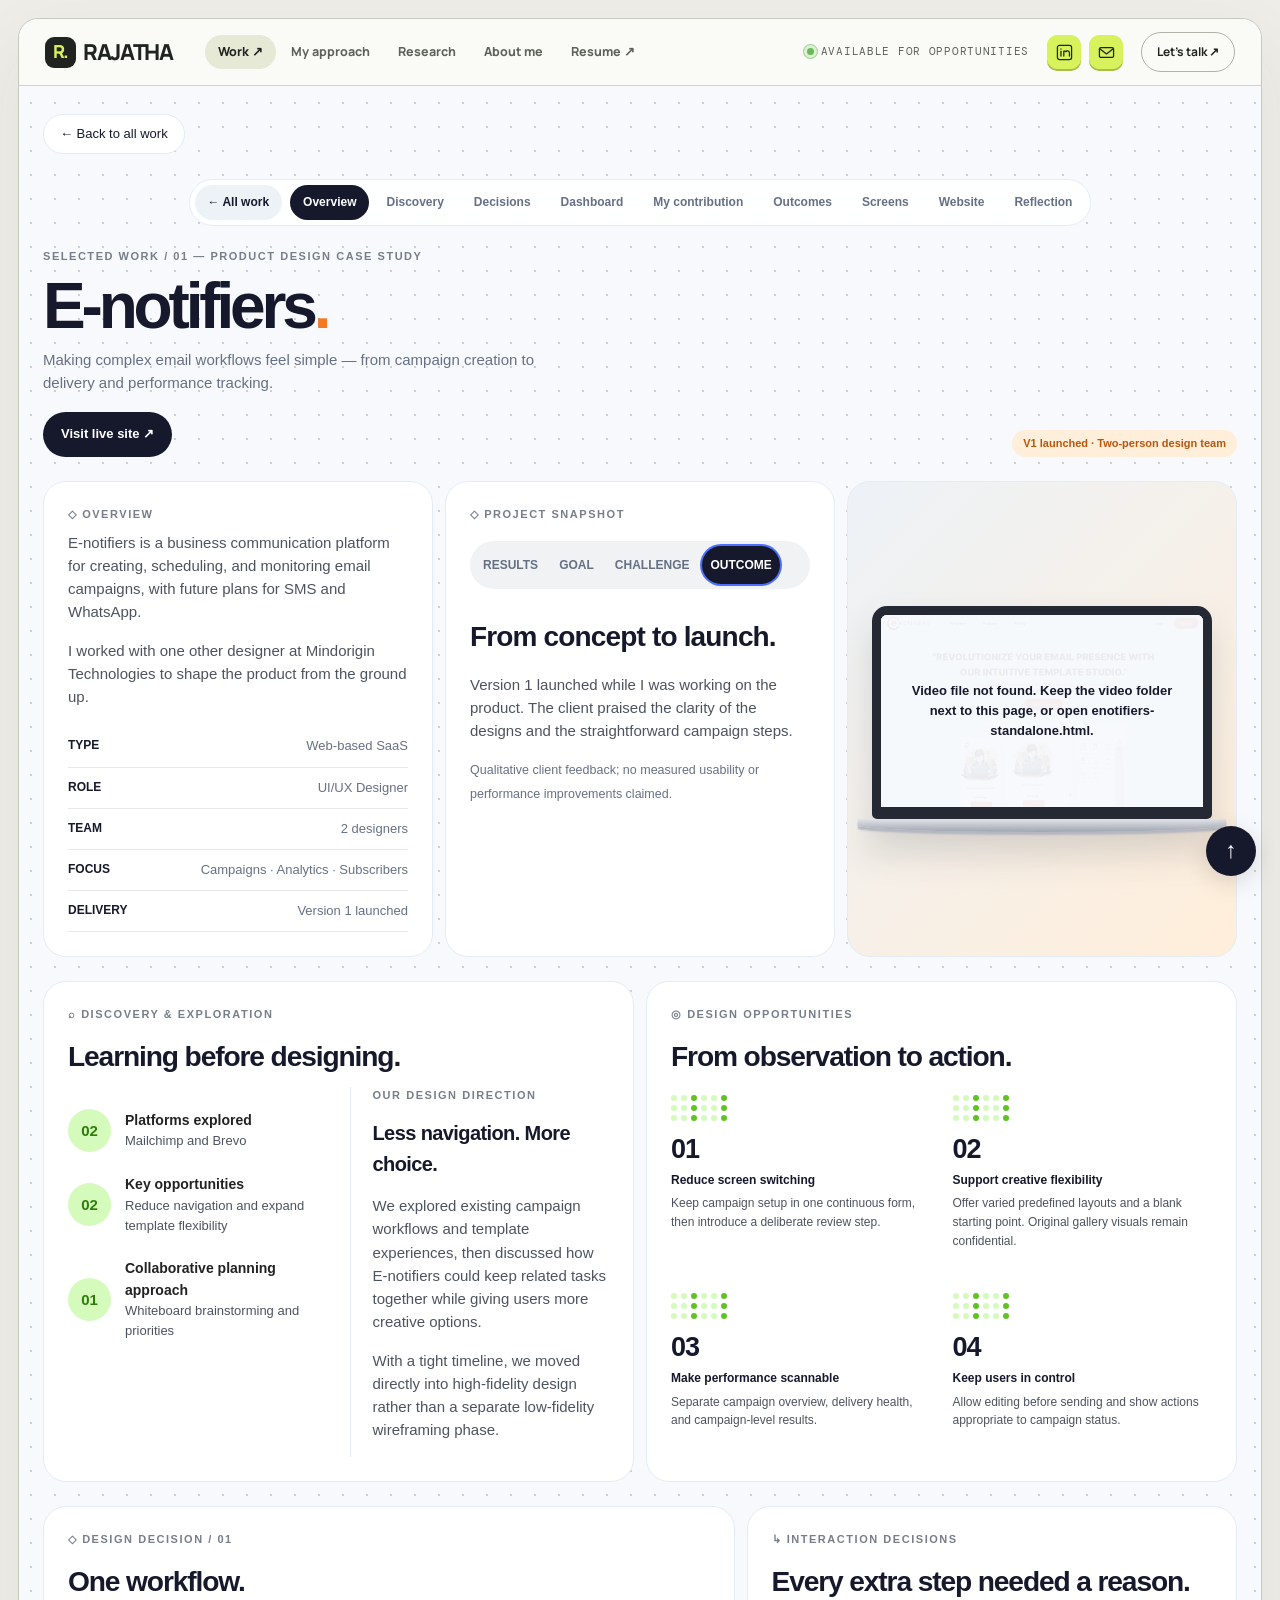
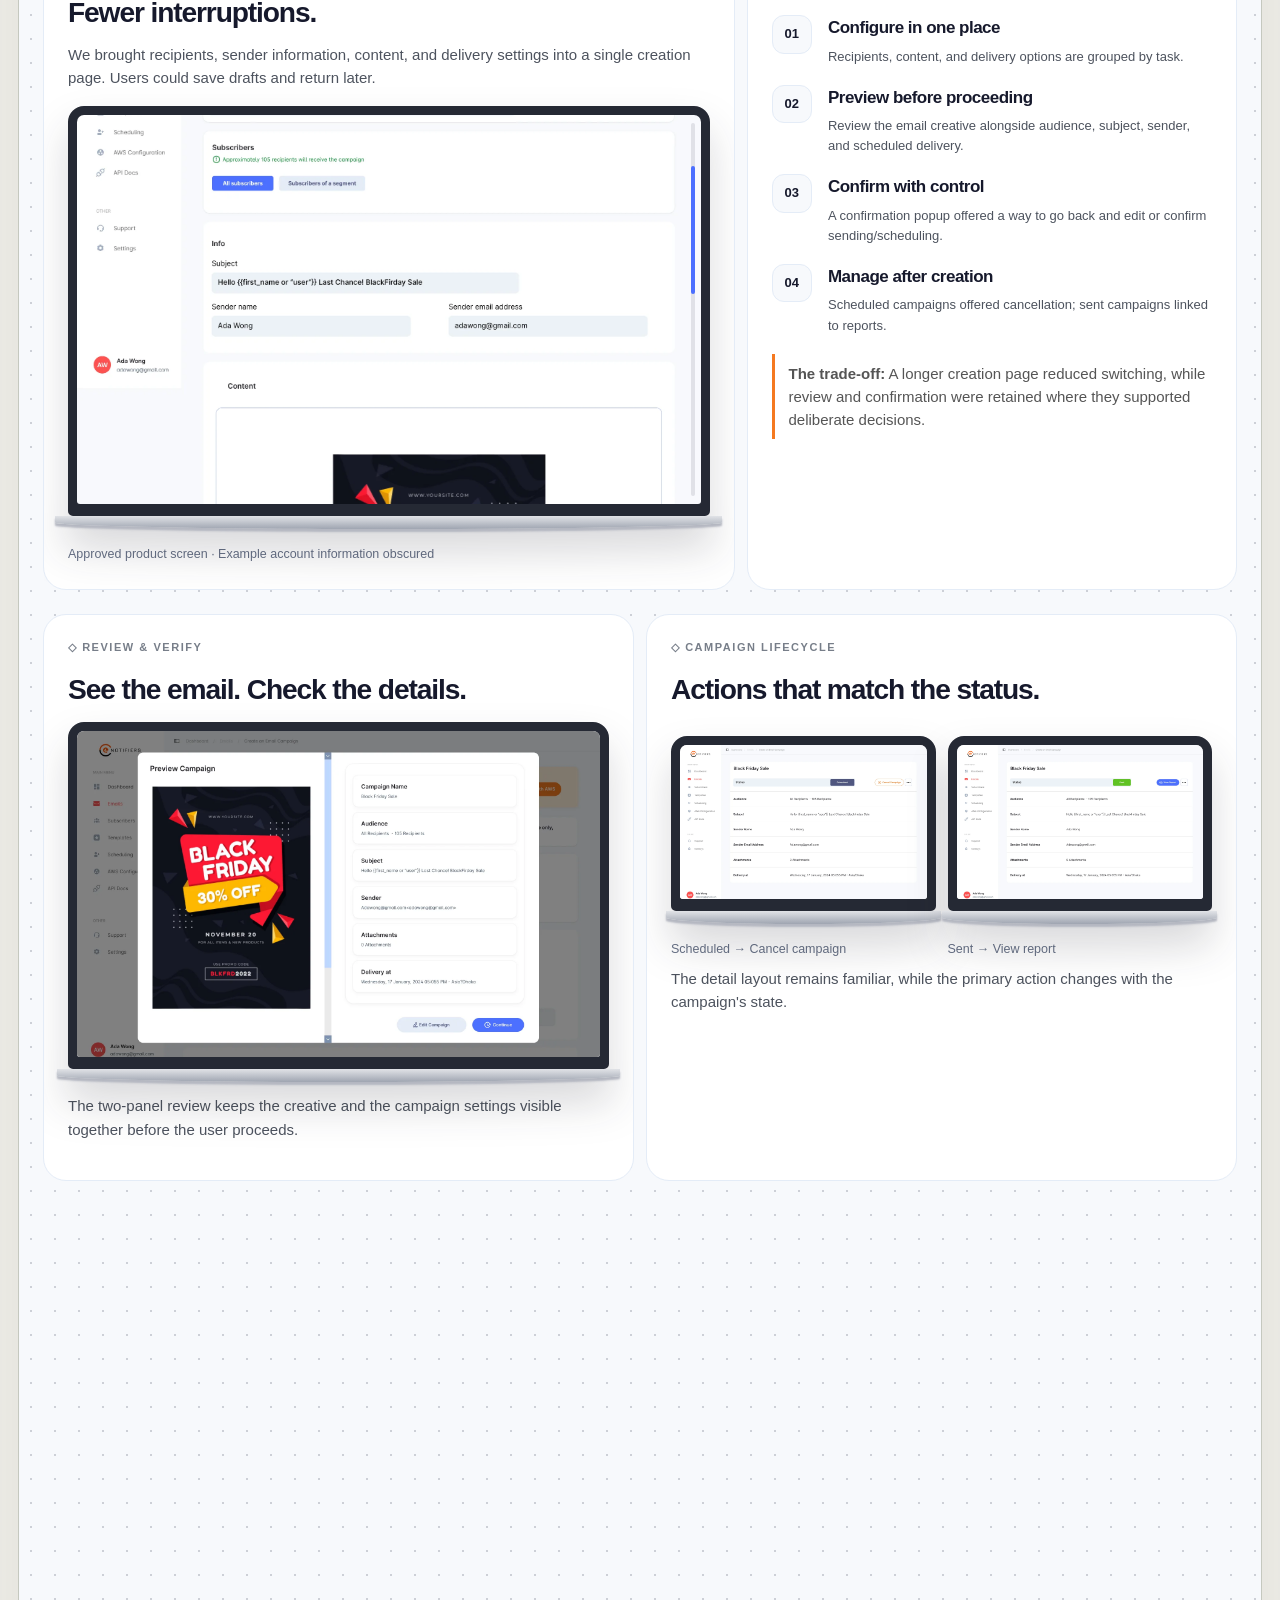
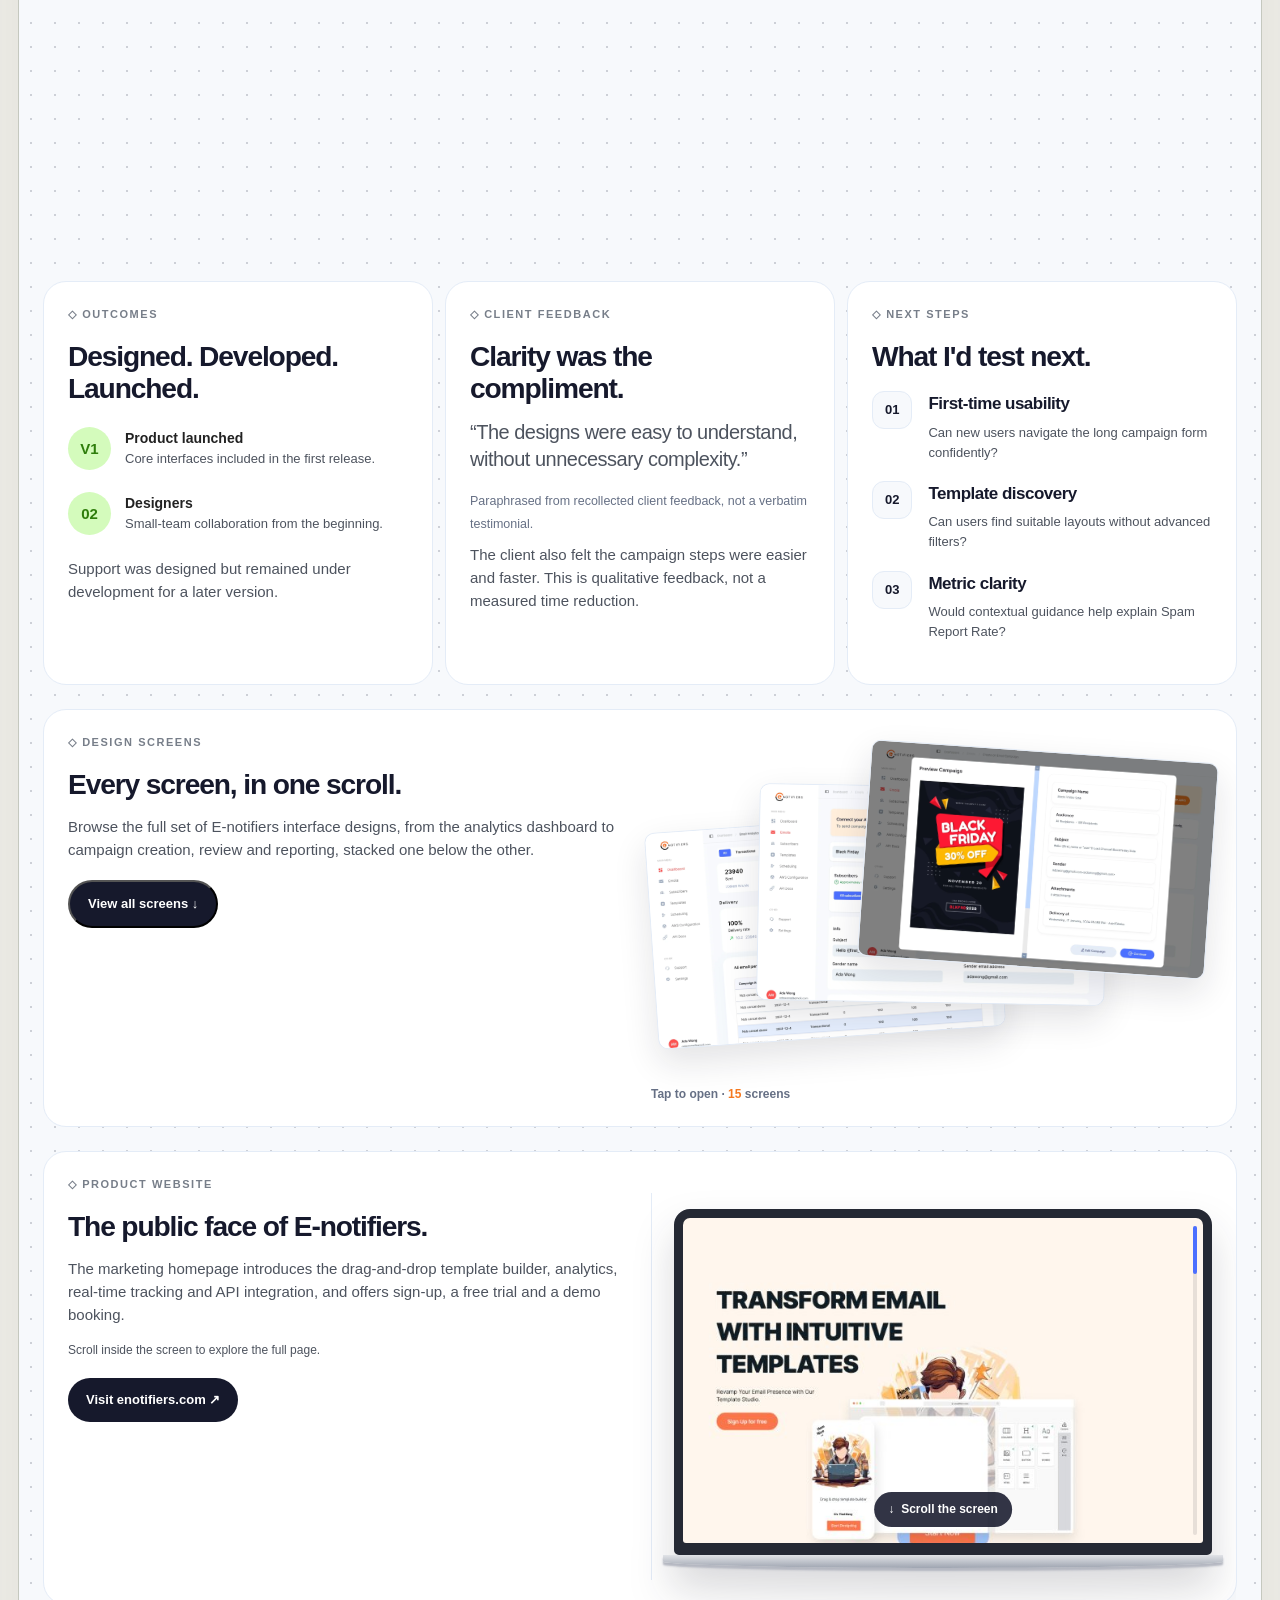
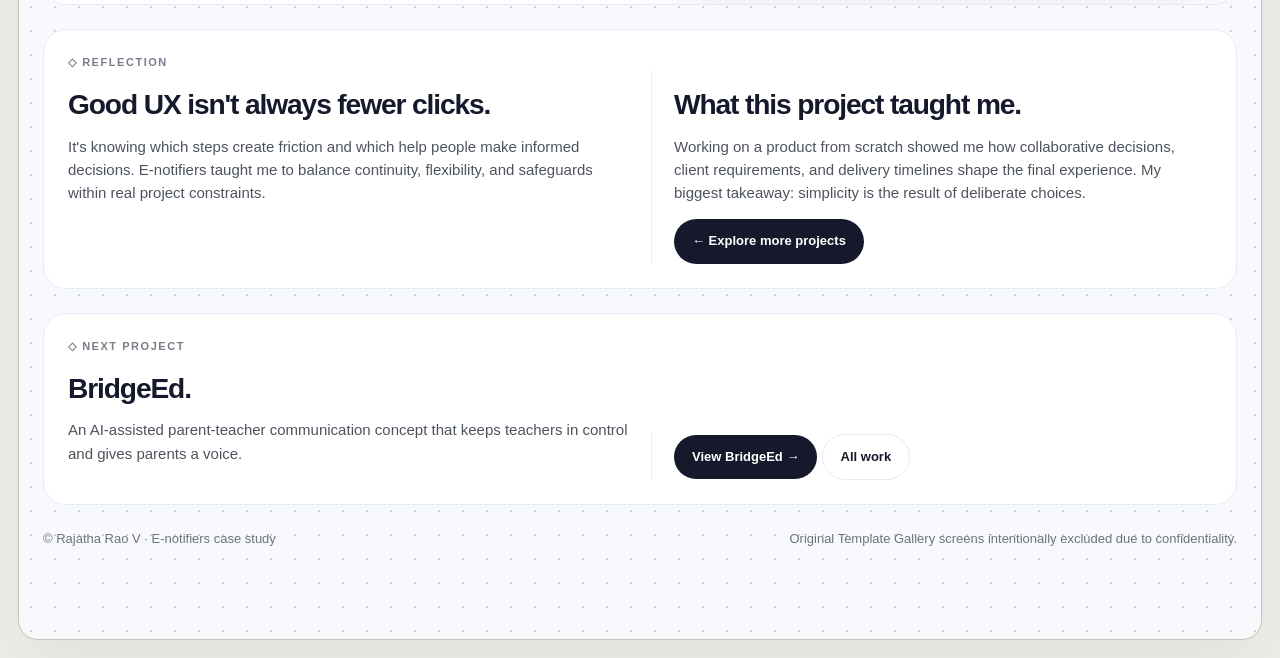
<file: enotifiers.html>
<!doctype html>
<html lang="en"><head><meta charset="utf-8"><meta name="viewport" content="width=device-width,initial-scale=1"><title>E-notifiers · Project Deep Dive — Rajatha Rao V</title>
<style>
:root{--ink:#16192C;--muted:#667085;--line:#E4ECF7;--accent:#F57920;--blue:#4C6FFF;--bg:#F7F9FC;--card:#fff}*{box-sizing:border-box}html{scroll-behavior:smooth}body{margin:0;color:var(--ink);background-color:var(--bg);background-image:radial-gradient(#cdd0d7 .8px,transparent .8px);background-size:24px 24px;font-family:Inter,-apple-system,BlinkMacSystemFont,"Segoe UI",Arial,sans-serif;font-size:15px;line-height:1.55}button,a{font:inherit}a{color:inherit}button{cursor:pointer}.wrap{max-width:1500px;margin:auto;padding:28px 24px 90px}.top{display:flex;align-items:center;justify-content:space-between;gap:16px;margin-bottom:25px}.brand{font-weight:850;letter-spacing:-.045em;font-size:22px}.brand span{color:var(--accent)}.top a{text-decoration:none;border:1px solid var(--line);border-radius:99px;padding:9px 16px;background:#fff;font-size:13px}.eyebrow{font-size:11px;letter-spacing:.14em;font-weight:800;color:#777e89;text-transform:uppercase}.heading{display:flex;justify-content:space-between;align-items:end;gap:22px;margin:0 0 24px}.heading h1{font-size:clamp(38px,5vw,70px);letter-spacing:-.065em;line-height:1.05;margin:8px 0}.heading p{color:var(--muted);max-width:540px;margin:0}.grid{display:grid;grid-template-columns:repeat(12,minmax(0,1fr));gap:12px}.card{background:var(--card);border:1px solid var(--line);border-radius:23px;padding:24px;min-width:0;overflow:hidden}.c4{grid-column:span 4}.c5{grid-column:span 5}.c6{grid-column:span 6}.c7{grid-column:span 7}.c8{grid-column:span 8}.c12{grid-column:span 12}.card h2{font-size:clamp(23px,2.2vw,35px);line-height:1.13;letter-spacing:-.04em;margin:18px 0 14px}.card h3{font-size:20px;letter-spacing:-.03em;margin:14px 0}.card p{color:#4d535e;margin:8px 0 15px}.card small{color:var(--muted)}.snapshot-tabs{display:flex;gap:5px;background:#f1f2f4;padding:5px;border-radius:99px;margin:18px 0 26px}.snapshot-tabs button{border:0;background:transparent;border-radius:99px;padding:10px 8px;flex:1;font-size:12px;font-weight:750;color:#667085}.snapshot-tabs button[aria-selected=true]{background:#16192C;color:white;box-shadow:0 0 0 2px var(--blue)}.tab-panel{min-height:145px}.tab-panel[hidden]{display:none}.tab-panel h3{font-size:28px}.meta{margin:18px 0 0}.meta div{display:flex;justify-content:space-between;gap:16px;padding:10px 0;border-bottom:1px solid #e9e9eb}.meta dt{font-weight:800;font-size:12px;text-transform:uppercase}.meta dd{margin:0;text-align:right;color:#667085;font-size:13px}.hero-screen{display:flex;align-items:center;justify-content:center;background:linear-gradient(135deg,#EDF2F7,#FFEEDA);min-height:360px}.laptop{width:100%;max-width:760px;filter:drop-shadow(0 20px 17px rgba(24,27,40,.14))}.laptop .lid{border:9px solid #252934;border-bottom-width:12px;border-radius:15px 15px 5px 5px;background:#fff;overflow:hidden;aspect-ratio:16/10}.laptop img{display:block;width:100%;height:100%;object-fit:cover;object-position:top left}.laptop .base{width:108%;height:13px;margin-left:-4%;background:linear-gradient(#e1e3e7,#9fa5b1);border-radius:0 0 65% 65%;box-shadow:0 3px 2px #b4b7c1}.big-number{font-size:49px;font-weight:800;letter-spacing:-.06em;line-height:1}.fact{display:flex;align-items:center;gap:14px;margin:22px 0}.fact b{background:#D4FBBC;color:#2E7D0B;width:43px;height:43px;border-radius:50%;display:grid;place-items:center;flex:none}.fact p{margin:0;font-size:13px}.fact strong{display:block;color:#222;font-size:14px}.two-col{display:grid;grid-template-columns:1fr 1fr;gap:22px}.two-col>div+div{border-left:1px solid var(--line);padding-left:22px}.insights{display:grid;grid-template-columns:1fr 1fr;gap:22px}.insight{padding:8px 0}.insight strong{font-size:27px;letter-spacing:-.04em}.insight span{display:block;font-size:12px;font-weight:750}.insight p{font-size:12px;margin:5px 0}.dots{display:grid;grid-template-columns:repeat(6,6px);gap:4px;margin-bottom:8px}.dots i{width:6px;height:6px;background:#D4FBBC;border-radius:50%}.dots i:nth-child(3n){background:#5FC322}.story{display:flex;gap:16px;align-items:flex-start;margin:18px 0}.step{font-weight:850;font-size:13px;border:1px solid var(--line);border-radius:12px;padding:8px 12px;background:#F7F9FC}.story h3{font-size:17px;margin:0 0 5px}.story p{margin:0;font-size:13px}.mock{padding:14px;background:#F7F9FC;border:1px solid #e7e9ef;border-radius:16px;margin:18px 0}.mock img{width:100%;display:block;border-radius:7px}.mock.tall{max-height:490px;overflow:hidden}.mock.tall img{height:auto}.mockrow{display:grid;grid-template-columns:1fr 1fr;gap:12px}.pill{display:inline-block;padding:5px 11px;border-radius:99px;background:#FFEEDA;color:#B8560C;font-size:11px;font-weight:800}.note{border-left:3px solid var(--accent);padding:8px 0 8px 14px;margin-top:15px;color:#555}.quote{font-size:20px;letter-spacing:-.025em;line-height:1.35;color:#2c3039}.metrics{display:grid;grid-template-columns:repeat(3,1fr);gap:8px}.metric{border:1px solid var(--line);border-radius:12px;padding:13px}.metric b{display:block;font-size:17px}.metric span{font-size:11px;color:#6a717a}.cta{display:inline-block;background:#16192C;color:white;text-decoration:none;padding:12px 18px;border-radius:99px;font-size:13px;font-weight:700}.foot{display:flex;justify-content:space-between;gap:16px;align-items:center;margin-top:24px;color:#6e737b;font-size:13px}.backtop{position:fixed;bottom:24px;right:24px;width:50px;height:50px;border-radius:50%;background:#16192C;color:#fff;border:0;font-size:23px;box-shadow:0 6px 24px #0002}.section-gap{margin-top:12px}@media(max-width:980px){.c4,.c5,.c6,.c7,.c8{grid-column:span 12}.hero-screen{min-height:300px}.heading{display:block}.heading p{margin-top:12px}}@media(max-width:600px){.wrap{padding:18px 12px 65px}.card{padding:19px;border-radius:18px}.two-col,.insights,.mockrow{grid-template-columns:1fr}.two-col>div+div{border-left:0;border-top:1px solid var(--line);padding:16px 0 0}.heading h1{font-size:40px}.meta div{align-items:start}.snapshot-tabs button{font-size:10px;padding:9px 2px}.metrics{grid-template-columns:1fr 1fr}.foot{display:block}.top .brand{font-size:19px}}@media(prefers-reduced-motion:reduce){html{scroll-behavior:auto}}

#progress{position:fixed;top:0;left:0;height:3px;width:100%;background:var(--accent);transform:scaleX(0);transform-origin:0 0;z-index:90}
#cover{position:fixed;inset:0;z-index:100;pointer-events:none}#cover .pn{position:absolute;inset:0;display:grid;place-items:center}#cover .g{background:#5FC322}#cover .o{background:#F57920}#cover .b{background:#4C6FFF;color:#fff;font-size:clamp(44px,9vw,130px);font-weight:800;letter-spacing:-.07em}
#cover i{font-style:normal;color:var(--accent)}
.secnav{position:sticky;top:10px;z-index:40;display:flex;gap:4px;overflow-x:auto;background:rgba(255,255,255,.88);backdrop-filter:blur(10px);border:1px solid var(--line);border-radius:99px;padding:5px;margin:0 auto 22px;width:max-content;max-width:100%;scrollbar-width:none}
.secnav a{white-space:nowrap;text-decoration:none;font-size:12px;font-weight:700;padding:8px 13px;border-radius:99px;color:#667085;transition:background .3s,color .3s}
.secnav a.on{background:#16192C;color:#fff}
.grid>section{scroll-margin-top:84px}
.rv{opacity:0;transform:translateY(28px);transition:opacity .8s cubic-bezier(.2,.8,.2,1),transform .8s cubic-bezier(.2,.8,.2,1),box-shadow .3s}
.rv.in{opacity:1;transform:none}
.card:hover{box-shadow:0 18px 40px rgba(24,27,40,.08)}
.mock img{cursor:zoom-in}
.ph{display:grid;place-items:center;min-height:190px;height:100%;border:1.5px dashed #c5c8d0;border-radius:8px;color:#8a909a;font-size:12px;text-align:center;padding:16px;background:repeating-linear-gradient(45deg,#F7F9FC,#F7F9FC 10px,#EDF2F7 10px,#EDF2F7 20px)}
#lb{position:fixed;inset:0;z-index:95;background:rgba(20,22,30,.9);display:none;place-items:center;padding:4vw;cursor:zoom-out}
#lb.open{display:grid;animation:lbin .3s}
#lb img{max-width:100%;max-height:100%;border-radius:10px;box-shadow:0 30px 80px #0008}
@keyframes lbin{from{opacity:0}}
.laptop{transition:transform .5s cubic-bezier(.2,.8,.2,1);transform:perspective(1100px) rotateY(calc(var(--ry,0)*1deg)) rotateX(calc(var(--rx,0)*1deg))}
.sitefr{border:1px solid #e7e9ef;border-radius:14px;overflow:hidden;background:#fff;max-width:520px}
.sitefr .bar{display:flex;gap:6px;padding:10px 12px;background:#f1f2f4}
.sitefr .bar i{width:9px;height:9px;border-radius:50%;background:#cfd2d9}
.sitefr .scroll{max-height:540px;overflow:auto;overscroll-behavior:contain}
.sitefr img{display:block;width:100%}
.hint{font-size:12px;color:var(--muted)}
.story{cursor:default}.story .step{transition:background .3s,color .3s,border-color .3s}.story:hover .step{background:var(--accent);color:#fff;border-color:var(--accent)}
:focus-visible{outline:2px solid var(--accent);outline-offset:3px}
@media(prefers-reduced-motion:reduce){.rv{opacity:1;transform:none;transition:none}.laptop{transform:none!important}}

/* ---- button interactions ---- */
.btn,.cta,.top a,.backtop,[role=tab],.secnav a,.close,.list button{transition:translate .35s cubic-bezier(.2,.8,.2,1),scale .2s,transform .35s cubic-bezier(.2,.8,.2,1),box-shadow .35s,background-color .3s,color .3s,border-color .3s,padding .35s cubic-bezier(.2,.8,.2,1)}
:is(button,a.cta,.top a):active{scale:.95}
.cta:hover,.top a:hover,.backtop:hover{transform:translateY(-2px);box-shadow:0 10px 24px rgba(22,25,44,.16)}
.cta:hover{background:var(--accent)}
.top a:hover,.backtop:hover{border-color:var(--accent);color:var(--accent)}
[role=tab]:hover{transform:translateY(-1px)}
.secnav a:hover:not(.on){background:#E4ECF7;color:#16192C}
.close:hover{transform:rotate(90deg);color:var(--accent)}
.btn:before{content:"\2190";display:inline-block;margin-right:7px;transition:transform .35s cubic-bezier(.2,.8,.2,1)}
.btn:hover{color:var(--accent)}.btn:hover:before{transform:translateX(-5px)}
.idx button span:last-child{transition:transform .35s cubic-bezier(.2,.8,.2,1)}
.idx button:hover span:last-child,.idx button.hl span:last-child{transform:translate(4px,-4px)}
.list button:hover{padding-left:10px}
.ripple{position:absolute;border-radius:50%;background:currentColor;opacity:.22;transform:scale(0);animation:rp .65s ease-out forwards;pointer-events:none}
@keyframes rp{to{transform:scale(1);opacity:0}}
.mag{translate:var(--tx,0px) var(--ty,0px)}
@media(prefers-reduced-motion:reduce){.ripple{display:none}.btn,.cta,.top a,.backtop,[role=tab],.close{transition:none}.mag{translate:none}}

/* ---- design screens box + viewer ---- */
.stack{all:unset;box-sizing:border-box;cursor:pointer;display:block;position:relative;width:100%;aspect-ratio:16/10;border-radius:14px;outline-offset:6px}
.stack:focus-visible{outline:2px solid var(--accent)}
.tstack{position:absolute;inset:0;display:block}
.tstack .t{position:absolute;width:62%;aspect-ratio:16/10;border-radius:10px;border:1px solid #E4ECF7;background:#fff;box-shadow:0 14px 34px rgba(22,25,44,.12);overflow:hidden;transition:transform .6s cubic-bezier(.2,.8,.2,1),box-shadow .4s}
.tstack .t img{width:100%;height:100%;object-fit:cover;object-position:top;display:block}
.tstack .t.empty{background:linear-gradient(135deg,#EDF2F7,#fff)}
.tstack .t.empty:before{content:"";position:absolute;left:8%;top:12%;width:44%;height:9%;border-radius:4px;background:var(--blue)}
.tstack .t.empty:after{content:"";position:absolute;left:8%;top:30%;right:8%;bottom:12%;border-radius:6px;background:repeating-linear-gradient(#E4ECF7 0 10px,transparent 10px 20px)}
.tstack .t:nth-child(1){left:0;top:20%;transform:rotate(-4deg)}
.tstack .t:nth-child(2){left:19%;top:10%;transform:rotate(1deg)}
.tstack .t:nth-child(3){left:38%;top:0;transform:rotate(4deg)}
.stack:hover .t:nth-child(1){transform:translate(-14px,10px) rotate(-7deg)}
.stack:hover .t:nth-child(2){transform:translateY(-6px) rotate(1deg)}
.stack:hover .t:nth-child(3){transform:translate(14px,-8px) rotate(7deg)}
.stack:hover .t{box-shadow:0 22px 44px rgba(22,25,44,.18)}
.tap{position:absolute;left:0;bottom:-2px;font-size:12px;font-weight:700;color:var(--muted)}
.tap b{color:var(--accent)}
#sv{position:fixed;inset:0;z-index:96;background:#F7F9FC;background-image:radial-gradient(#cdd0d7 .8px,transparent .8px);background-size:24px 24px;display:flex;flex-direction:column}
#sv[hidden]{display:none}
.sv-top{display:flex;align-items:center;gap:16px;padding:14px max(20px,3vw);background:rgba(247,249,252,.92);backdrop-filter:blur(10px);border-bottom:1px solid var(--line)}
.sv-top b{font-size:15px;letter-spacing:-.02em}.sv-top span{color:var(--muted);font-size:13px}
.sv-top .sp{flex:1}
.sv-top .close{position:static;font-size:26px;padding:4px 12px}
.sv-bar{height:3px;background:#E4ECF7}.sv-bar i{display:block;height:100%;width:100%;background:var(--accent);transform:scaleX(0);transform-origin:0 0}
.sv-scroll{flex:1;overflow-y:auto;scroll-behavior:smooth;padding:32px max(20px,3vw) 80px}
.sv-fig{max-width:1100px;margin:0 auto 44px}
.sv-fig figcaption{display:flex;gap:12px;align-items:baseline;margin-bottom:12px;font-size:13px;color:var(--muted)}
.sv-fig figcaption b{color:var(--ink);font-size:15px}
.sv-fig img{display:block;width:100%;border-radius:12px;border:1px solid var(--line);box-shadow:0 18px 50px rgba(22,25,44,.1);background:#fff}
.sv-fig .ph{min-height:340px}
@media(max-width:700px){.tap{position:static;display:block;margin-top:10px}.stack{margin-bottom:26px}}
@media(prefers-reduced-motion:reduce){.sv-scroll{scroll-behavior:auto}}
#progress{top:var(--sx-h,67px)}.secnav{top:calc(var(--sx-h,67px) + 10px)}.grid>section{scroll-margin-top:calc(var(--sx-h,67px) + 76px)}

/* ---- laptop with scrolling screen (Design decision 01) ---- */
.lap-scroll{width:100%;max-width:760px;margin:20px auto 14px;filter:drop-shadow(0 22px 20px rgba(24,27,40,.16))}
.lap-lid{position:relative;border:9px solid #252934;border-bottom-width:12px;border-radius:16px 16px 5px 5px;background:#252934;overflow:hidden}
.lap-cam{position:absolute;top:-6px;left:50%;width:5px;height:5px;margin-left:-2.5px;border-radius:50%;background:#555b69;z-index:3}
.lap-screen{aspect-ratio:16/10;overflow-y:auto;overflow-x:hidden;background:#fff;scrollbar-width:none;overscroll-behavior:auto;border-radius:3px;outline-offset:-3px}
.lap-screen::-webkit-scrollbar{display:none}
.lap-screen img{display:block;width:100%;height:auto}
.lap-hint{position:absolute;left:50%;bottom:16px;transform:translateX(-50%);z-index:3;display:flex;gap:7px;align-items:center;background:rgba(22,25,44,.88);color:#fff;font-size:12px;font-weight:700;padding:8px 14px;border-radius:99px;pointer-events:none;transition:opacity .4s,transform .4s;white-space:nowrap}
.lap-hint i{font-style:normal;display:inline-block;animation:lapb 1.4s ease-in-out infinite}
@keyframes lapb{50%{transform:translateY(4px)}}
.lap-scroll.scrolled .lap-hint{opacity:0;transform:translateX(-50%) translateY(10px)}
.lap-bar{position:absolute;top:8px;right:6px;bottom:8px;width:4px;border-radius:4px;background:rgba(22,25,44,.1);z-index:3;pointer-events:none}
.lap-bar i{display:block;width:100%;height:28%;border-radius:4px;background:var(--blue);transform:translateY(0)}
.lap-base{width:104%;height:13px;margin-left:-2%;background:linear-gradient(#e1e3e7,#9fa5b1);border-radius:0 0 65% 65%;box-shadow:0 3px 2px #b4b7c1}
@media(prefers-reduced-motion:reduce){.lap-hint i{animation:none}}

.lap-scroll.noscroll .lap-hint,.lap-scroll.noscroll .lap-bar{display:none}
.card .lap-scroll{margin:16px auto 12px}
.sv-fig .lap-scroll{max-width:980px;margin:0 auto}
.sv-fig .lap-screen img{border:0;border-radius:0;box-shadow:none;background:#fff}
.sv-fig .lap-screen .ph{border-radius:0;min-height:100%;height:100%}

/* only the Design decision 01 laptop scrolls; every other laptop shows a fixed screen */
.lap-scroll:not(.lap-live) .lap-screen{overflow:hidden}
.lap-scroll:not(.lap-live) .lap-screen img{height:100%;object-fit:cover;object-position:top center;cursor:zoom-in}
.lap-scroll:not(.lap-live) .lap-hint,.lap-scroll:not(.lap-live) .lap-bar{display:none}
#lb{z-index:98;overflow:auto;place-items:start center}
#lb img{max-width:min(100%,1300px);max-height:none;height:auto;cursor:zoom-out}
.secnav a.sec-back{background:#EDF2F7;color:#16192C;margin-right:4px}

.snapshot-tabs{overflow-x:auto;scrollbar-width:none;max-width:100%}.snapshot-tabs::-webkit-scrollbar{display:none}.snapshot-tabs button{white-space:nowrap;flex:none}
@media(min-width:901px) and (max-width:1240px){.snapshot-tabs{display:grid!important;grid-template-columns:repeat(2,1fr);border-radius:22px;overflow:visible}.snapshot-tabs button{font-size:11px!important;padding:9px 6px!important;min-width:0}}
.ext-links{display:flex;flex-wrap:wrap;gap:10px;margin-top:18px}.cta.ghost{background:transparent;color:#16192C;box-shadow:inset 0 0 0 1.5px #16192C}.cta.ghost:hover{background:#16192C;color:#fff}
.lid.vid{position:relative;background:#fff}.lid.vid video{display:block;width:100%;height:100%;object-fit:cover;object-position:top center;cursor:pointer}
.vid-toggle{position:absolute;left:10px;bottom:10px;border:0;border-radius:99px;padding:7px 12px;font:700 11px/1 inherit;background:rgba(22,25,44,.82);color:#fff;cursor:pointer;opacity:0;transform:translateY(4px);transition:opacity .25s,transform .25s,background .2s;backdrop-filter:blur(6px)}
.lid.vid:hover .vid-toggle,.vid-toggle:focus-visible,.lid.vid.paused .vid-toggle{opacity:1;transform:none}.vid-toggle:hover{background:#F57920}
@media(hover:none){.vid-toggle{opacity:1;transform:none}}
.vid-missing{position:absolute;inset:0;display:grid;place-items:center;text-align:center;padding:24px;background:rgba(247,249,252,.94);color:#16192C;font-size:13px;font-weight:600}
</style><link rel="stylesheet" href="assets/site.css">
</head><body class="inner"><div class="sx-shell"><script src="assets/site.js"></script><div id="progress"></div><div id="cover" aria-hidden="true"><div class="pn g"></div><div class="pn o"></div><div class="pn b"><span>E-notifiers<i>.</i></span></div></div><div id="lb" role="dialog" aria-label="Enlarged image"><img alt=""></div><div id="page"><main class="wrap" id="top">
<nav class="top"><a href="work.html" class="back">← Back to all work</a></nav>
<nav class="secnav" id="secnav" aria-label="Case study sections"></nav>
<header class="heading"><div><div class="eyebrow">Selected work / 01 — Product design case study</div><h1>E-notifiers<span style="color:var(--accent)">.</span></h1><p>Making complex email workflows feel simple — from campaign creation to delivery and performance tracking.</p><div class="ext-links"><a class="cta" href="https://enotifiers.com/" target="_blank" rel="noopener noreferrer">Visit live site ↗</a></div></div><span class="pill">V1 launched · Two-person design team</span></header>
<div class="grid">
<section class="card c4"><div class="eyebrow">◇ Overview</div><p>E-notifiers is a business communication platform for creating, scheduling, and monitoring email campaigns, with future plans for SMS and WhatsApp.</p><p>I worked with one other designer at Mindorigin Technologies to shape the product from the ground up.</p><dl class="meta"><div><dt>Type</dt><dd>Web-based SaaS</dd></div><div><dt>Role</dt><dd>UI/UX Designer</dd></div><div><dt>Team</dt><dd>2 designers</dd></div><div><dt>Focus</dt><dd>Campaigns · Analytics · Subscribers</dd></div><div><dt>Delivery</dt><dd>Version 1 launched</dd></div></dl></section>
<section class="card c4"><div class="eyebrow">◇ Project snapshot</div><div class="snapshot-tabs" role="tablist" aria-label="Project snapshot"><button role="tab" aria-selected="false" data-tab="results">RESULTS</button><button role="tab" aria-selected="false" data-tab="goal">GOAL</button><button role="tab" aria-selected="false" data-tab="challenge">CHALLENGE</button><button role="tab" aria-selected="true" data-tab="outcome">OUTCOME</button></div><div class="tab-panel" id="results" hidden><h3>What we delivered</h3><p>Campaign creation, preview and review, scheduling, subscribers, and an analytics dashboard. The Support screen was designed for a later release.</p></div><div class="tab-panel" id="goal" hidden><h3>The goal</h3><p>Make it straightforward to create email campaigns without limiting users who want more control over content and delivery.</p></div><div class="tab-panel" id="challenge" hidden><h3>The challenge</h3><p>Bring several related tasks together under a tight timeline while balancing client requirements and ease of use.</p></div><div class="tab-panel" id="outcome"><h3>From concept to launch.</h3><p>Version 1 launched while I was working on the product. The client praised the clarity of the designs and the straightforward campaign steps.</p><small>Qualitative client feedback; no measured usability or performance improvements claimed.</small></div></section>
<section class="card c4 hero-screen"><div class="laptop" aria-label="E-notifiers screen recording in a laptop-style frame"><div class="lid vid"><video id="walk" autoplay muted loop playsinline webkit-playsinline preload="auto" poster="assets/video-enotifiers-walkthrough-poster.jpg" aria-label="Screen recording walking through the E-notifiers product website"><source src="assets/video-enotifiers-walkthrough.mp4" type="video/mp4"></video><button class="vid-toggle" type="button" id="walkBtn" aria-label="Pause screen recording">❚❚ Pause</button></div><div class="base"></div></div></section>
<section class="card c6 section-gap"><div class="eyebrow">⌕ Discovery & exploration</div><h2>Learning before designing.</h2><div class="two-col"><div><div class="fact"><b>02</b><p><strong>Platforms explored</strong>Mailchimp and Brevo</p></div><div class="fact"><b>02</b><p><strong>Key opportunities</strong>Reduce navigation and expand template flexibility</p></div><div class="fact"><b>01</b><p><strong>Collaborative planning approach</strong>Whiteboard brainstorming and priorities</p></div></div><div><div class="eyebrow">Our design direction</div><h3>Less navigation. More choice.</h3><p>We explored existing campaign workflows and template experiences, then discussed how E-notifiers could keep related tasks together while giving users more creative options.</p><p>With a tight timeline, we moved directly into high-fidelity design rather than a separate low-fidelity wireframing phase.</p></div></div></section>
<section class="card c6 section-gap"><div class="eyebrow">◎ Design opportunities</div><h2>From observation to action.</h2><div class="insights"><div class="insight"><div class="dots" aria-hidden="true"><i></i><i></i><i></i><i></i><i></i><i></i><i></i><i></i><i></i><i></i><i></i><i></i><i></i><i></i><i></i><i></i><i></i><i></i></div><strong>01</strong><span>Reduce screen switching</span><p>Keep campaign setup in one continuous form, then introduce a deliberate review step.</p></div><div class="insight"><div class="dots" aria-hidden="true"><i></i><i></i><i></i><i></i><i></i><i></i><i></i><i></i><i></i><i></i><i></i><i></i><i></i><i></i><i></i><i></i><i></i><i></i></div><strong>02</strong><span>Support creative flexibility</span><p>Offer varied predefined layouts and a blank starting point. Original gallery visuals remain confidential.</p></div><div class="insight"><div class="dots" aria-hidden="true"><i></i><i></i><i></i><i></i><i></i><i></i><i></i><i></i><i></i><i></i><i></i><i></i><i></i><i></i><i></i><i></i><i></i><i></i></div><strong>03</strong><span>Make performance scannable</span><p>Separate campaign overview, delivery health, and campaign-level results.</p></div><div class="insight"><div class="dots" aria-hidden="true"><i></i><i></i><i></i><i></i><i></i><i></i><i></i><i></i><i></i><i></i><i></i><i></i><i></i><i></i><i></i><i></i><i></i><i></i></div><strong>04</strong><span>Keep users in control</span><p>Allow editing before sending and show actions appropriate to campaign status.</p></div></div></section>
<section class="card c7 section-gap"><div class="eyebrow">◇ Design decision / 01</div><h2>One workflow.<br>Fewer interruptions.</h2><p>We brought recipients, sender information, content, and delivery settings into a single creation page. Users could save drafts and return later.</p><div class="lap-scroll lap-live"><div class="lap-lid"><span class="lap-cam"></span><div class="lap-screen" tabindex="0" role="region" aria-label="Long campaign creation screen showing subscriber selection, sender details, email content and delivery scheduling"><img loading="lazy" src="assets/create.webp" alt="Long campaign creation screen showing subscriber selection, sender details, email content and delivery scheduling"></div><span class="lap-hint"><i>↓</i> Scroll the screen</span><span class="lap-bar"><i></i></span></div><div class="lap-base"></div></div><small>Approved product screen · Example account information obscured</small></section>
<section class="card c5 section-gap"><div class="eyebrow">↳ Interaction decisions</div><h2>Every extra step needed a reason.</h2><div class="story"><span class="step">01</span><div><h3>Configure in one place</h3><p>Recipients, content, and delivery options are grouped by task.</p></div></div><div class="story"><span class="step">02</span><div><h3>Preview before proceeding</h3><p>Review the email creative alongside audience, subject, sender, and scheduled delivery.</p></div></div><div class="story"><span class="step">03</span><div><h3>Confirm with control</h3><p>A confirmation popup offered a way to go back and edit or confirm sending/scheduling.</p></div></div><div class="story"><span class="step">04</span><div><h3>Manage after creation</h3><p>Scheduled campaigns offered cancellation; sent campaigns linked to reports.</p></div></div><div class="note"><strong>The trade-off:</strong> A longer creation page reduced switching, while review and confirmation were retained where they supported deliberate decisions.</div></section>
<section class="card c6 section-gap"><div class="eyebrow">◇ Review & verify</div><h2>See the email. Check the details.</h2><div class="lap-scroll"><div class="lap-lid"><span class="lap-cam"></span><div class="lap-screen" tabindex="0" role="region" aria-label="Campaign preview showing an email creative alongside a structured review of audience, sender, attachments and delivery"><img loading="lazy" src="assets/preview.webp" alt="Campaign preview showing an email creative alongside a structured review of audience, sender, attachments and delivery"></div><span class="lap-hint"><i>↓</i> Scroll the screen</span><span class="lap-bar"><i></i></span></div><div class="lap-base"></div></div><p>The two-panel review keeps the creative and the campaign settings visible together before the user proceeds.</p></section>
<section class="card c6 section-gap"><div class="eyebrow">◇ Campaign lifecycle</div><h2>Actions that match the status.</h2><div class="mockrow"><div><div class="lap-scroll"><div class="lap-lid"><span class="lap-cam"></span><div class="lap-screen" tabindex="0" role="region" aria-label="Scheduled campaign details with Cancel Campaign action"><img loading="lazy" src="assets/scheduled.webp" alt="Scheduled campaign details with Cancel Campaign action"></div><span class="lap-hint"><i>↓</i> Scroll the screen</span><span class="lap-bar"><i></i></span></div><div class="lap-base"></div></div><small>Scheduled → Cancel campaign</small></div><div><div class="lap-scroll"><div class="lap-lid"><span class="lap-cam"></span><div class="lap-screen" tabindex="0" role="region" aria-label="Sent campaign details with View Report action"><img loading="lazy" src="assets/sent.webp" alt="Sent campaign details with View Report action"></div><span class="lap-hint"><i>↓</i> Scroll the screen</span><span class="lap-bar"><i></i></span></div><div class="lap-base"></div></div><small>Sent → View report</small></div></div><p>The detail layout remains familiar, while the primary action changes with the campaign's state.</p></section>
<section class="card c7 section-gap"><div class="eyebrow">◇ Design decision / 02</div><h2>Making performance more transparent.</h2><p>The dashboard moves from overview metrics to delivery health and individual campaign reporting. The All, Transactional, and Promotional tabs organize campaign categories.</p><div class="lap-scroll"><div class="lap-lid"><span class="lap-cam"></span><div class="lap-screen" tabindex="0" role="region" aria-label="Approved Email Analytics Dashboard including Spam Report Rate in the delivery section and Spam Rate in the performance table"><img loading="lazy" src="assets/dashboard.webp" alt="Approved Email Analytics Dashboard including Spam Report Rate in the delivery section and Spam Rate in the performance table"></div><span class="lap-hint"><i>↓</i> Scroll the screen</span><span class="lap-bar"><i></i></span></div><div class="lap-base"></div></div><small>Illustrative product data · Not measured campaign results</small></section>
<section class="card c5 section-gap"><div class="eyebrow">★ My individual contribution</div><h2>The metric we almost didn't show.</h2><span class="pill">Spam Report Rate</span><p>I proposed adding Spam Report Rate beyond the client's initial dashboard metrics.</p><p>My teammate and I discussed whether a negative metric might worry business users. We decided visibility mattered: complaints could be a signal to revisit communication practices.</p><div class="note">The metric appears in the delivery overview, and Spam Rate is also represented in the campaign performance table.</div><p><strong>The lesson:</strong> Product design also means questioning what information users need—not just arranging what was requested.</p></section>
<section class="card c4 section-gap"><div class="eyebrow">◇ Outcomes</div><h2>Designed. Developed. Launched.</h2><div class="fact"><b>V1</b><p><strong>Product launched</strong>Core interfaces included in the first release.</p></div><div class="fact"><b>02</b><p><strong>Designers</strong>Small-team collaboration from the beginning.</p></div><p>Support was designed but remained under development for a later version.</p></section>

<section class="card c4 section-gap"><div class="eyebrow">◇ Client feedback</div><h2>Clarity was the compliment.</h2><p class="quote">“The designs were easy to understand, without unnecessary complexity.”</p><small>Paraphrased from recollected client feedback, not a verbatim testimonial.</small><p>The client also felt the campaign steps were easier and faster. This is qualitative feedback, not a measured time reduction.</p></section>
<section class="card c4 section-gap"><div class="eyebrow">◇ Next steps</div><h2>What I'd test next.</h2><div class="story"><span class="step">01</span><div><h3>First-time usability</h3><p>Can new users navigate the long campaign form confidently?</p></div></div><div class="story"><span class="step">02</span><div><h3>Template discovery</h3><p>Can users find suitable layouts without advanced filters?</p></div></div><div class="story"><span class="step">03</span><div><h3>Metric clarity</h3><p>Would contextual guidance help explain Spam Report Rate?</p></div></div></section>
<section class="card c12 section-gap" id="screens-box"><div class="eyebrow">◇ Design screens</div><div class="two-col"><div><h2>Every screen, in one scroll.</h2><p>Browse the full set of E-notifiers interface designs, from the analytics dashboard to campaign creation, review and reporting, stacked one below the other.</p><div class="ext-links"><button class="cta" type="button" data-sv>View all screens ↓</button></div></div><button class="stack" type="button" data-sv aria-label="Open all design screens"><span class="tstack" id="tstack"></span><span class="tap">Tap to open · <b id="scount">6</b> screens</span></button></div></section>
<section class="card c12 section-gap"><div class="eyebrow">◇ Product website</div><div class="two-col"><div><h2>The public face of E-notifiers.</h2><p>The marketing homepage introduces the drag-and-drop template builder, analytics, real-time tracking and API integration, and offers sign-up, a free trial and a demo booking.</p><p class="hint">Scroll inside the screen to explore the full page.</p><div class="ext-links"><a class="cta" href="https://enotifiers.com/" target="_blank" rel="noopener noreferrer">Visit enotifiers.com ↗</a></div></div><div><div class="lap-scroll lap-live"><div class="lap-lid"><span class="lap-cam"></span><div class="lap-screen" tabindex="0" role="region" aria-label="Full E-notifiers marketing homepage: hero, benefits, pricing, demo form and footer"><img loading="lazy" src="assets/homepage.jpg" alt="Full E-notifiers marketing homepage: hero, benefits, pricing, demo form and footer"></div><span class="lap-hint"><i>↓</i> Scroll the screen</span><span class="lap-bar"><i></i></span></div><div class="lap-base"></div></div></div></div></section>
<section class="card c12 section-gap"><div class="eyebrow">◇ Reflection</div><div class="two-col"><div><h2>Good UX isn't always fewer clicks.</h2><p>It's knowing which steps create friction and which help people make informed decisions. E-notifiers taught me to balance continuity, flexibility, and safeguards within real project constraints.</p></div><div><h2>What this project taught me.</h2><p>Working on a product from scratch showed me how collaborative decisions, client requirements, and delivery timelines shape the final experience. My biggest takeaway: simplicity is the result of deliberate choices.</p><a class="cta back" href="work.html">← Explore more projects</a></div></div></section>
<section class="card c12 section-gap"><div class="eyebrow">◇ Next project</div><div class="two-col"><div><h2>BridgeEd.</h2><p>An AI-assisted parent-teacher communication concept that keeps teachers in control and gives parents a voice.</p></div><div style="align-self:end"><a class="cta" href="bridge-ed.html">View BridgeEd →</a> <a class="cta" style="background:#fff;color:#16192C;border:1px solid var(--line)" href="work.html">All work</a></div></div></section>
</div><footer class="foot"><span>© Rajatha Rao V · E-notifiers case study</span><span>Original Template Gallery screens intentionally excluded due to confidentiality.</span></footer></main></div>
<button class="backtop" aria-label="Back to top" onclick="window.scrollTo({top:0,behavior:'smooth'})">↑</button>
<script>
(()=>{
const $=(q,r=document)=>r.querySelector(q),$$=(q,r=document)=>[...r.querySelectorAll(q)];
const reduce=matchMedia("(prefers-reduced-motion:reduce)").matches;
const ease="cubic-bezier(.7,0,.2,1)";

/* tabs (click + arrow keys) */
const tabs=$$("[data-tab]");
function pick(b){tabs.forEach(x=>x.setAttribute("aria-selected",String(x===b)));$$(".tab-panel").forEach(x=>x.hidden=x.id!==b.dataset.tab)}
tabs.forEach((b,i)=>{b.addEventListener("click",()=>pick(b));b.addEventListener("keydown",e=>{if(e.key==="ArrowRight"||e.key==="ArrowLeft"){const n=tabs[(i+(e.key==="ArrowRight"?1:-1)+tabs.length)%tabs.length];n.focus();pick(n)}})});

/* page-enter transition */
const cover=$("#cover"),cs=$("span",cover);
let viaCard=false;try{viaCard=sessionStorage.getItem("tr")==="card";sessionStorage.removeItem("tr")}catch(_){}
if(reduce||!viaCard){cover.remove()}else{
 cs.animate([{opacity:1},{opacity:0}],{duration:350,delay:500,fill:"forwards"});
 $$(".pn",cover).reverse().forEach((p,k,all)=>{const an=p.animate([{transform:"translateY(0)"},{transform:"translateY(-100%)"}],{duration:800,delay:750+k*130,easing:ease,fill:"forwards"});if(k===all.length-1)an.onfinish=()=>{cover.style.visibility="hidden"}});
}
addEventListener("pageshow",e=>{if(e.persisted&&cover)cover.style.visibility="hidden"});

/* scroll progress */
const bar=$("#progress");
/* section nav */
const secs=$$(".grid > section");
const map=[["Overview",0],["Discovery",3],["Decisions",5],["Dashboard",9],["My contribution",10],["Outcomes",11],["Screens",14],["Website",15],["Reflection",16]];
const nav=$("#secnav");
map.forEach(([t,i],n)=>{const s=secs[i];if(!s)return;s.id="s"+n;const a=document.createElement("a");a.href="#s"+n;a.textContent=t;nav.appendChild(a)});
const links=$$("a",nav);
const bk=document.createElement("a");bk.href="work.html";bk.className="sec-back";bk.textContent="← All work";nav.prepend(bk);
function onScroll(){
 const h=document.documentElement;bar.style.transform=`scaleX(${scrollY/Math.max(1,h.scrollHeight-innerHeight)})`;
 let cur=0;map.forEach(([t,i],n)=>{const s=secs[i];if(s&&s.getBoundingClientRect().top<innerHeight*.4)cur=n});
 links.forEach((a,n)=>a.classList.toggle("on",n===cur));
 const on=links[cur];if(on&&nav.scrollWidth>nav.clientWidth)nav.scrollTo({left:on.offsetLeft-40,behavior:"smooth"});
}
addEventListener("scroll",onScroll,{passive:true});onScroll();

/* reveal on scroll + count-up */
function count(el){const t=el.textContent.trim();if(!/^\d+$/.test(t)||reduce)return;const n=+t;let k=0;const id=setInterval(()=>{k++;el.textContent=String(Math.min(n,k)).padStart(2,"0");if(k>=n)clearInterval(id)},140);el.textContent="00"}
const io=new IntersectionObserver(es=>es.forEach(e=>{if(e.isIntersecting){const el=e.target;el.style.transitionDelay=(secs.indexOf(el)%3)*90+"ms";el.classList.add("in");$$(".fact b",el).forEach(count);io.unobserve(el)}}),{threshold:.12});
secs.forEach(s=>{s.classList.add("rv");io.observe(s)});

/* image fallback + lightbox */
function missing(img){const d=document.createElement("div");d.className="ph";d.textContent="Add image: "+(img.getAttribute("src")||"");img.replaceWith(d)}
$$("img:not(#lb img)").forEach(i=>{i.addEventListener("error",()=>missing(i));if(i.complete&&i.naturalWidth===0&&i.getAttribute("src"))missing(i)});
const lb=$("#lb"),lbi=$("img",lb);
document.addEventListener("click",e=>{const i=e.target.closest(".mock img,.laptop img,.lap-scroll img");if(i&&i.closest(".lap-live"))return;if(!i)return;lbi.src=i.src;lbi.alt=i.alt;lb.classList.add("open")});
lb.addEventListener("click",()=>lb.classList.remove("open"));
addEventListener("keydown",e=>{if(e.key==="Escape")lb.classList.remove("open")});

/* laptop tilt */
const hs=$(".hero-screen"),lp=$(".laptop");
if(hs&&lp&&!reduce){hs.addEventListener("mousemove",e=>{const r=hs.getBoundingClientRect();lp.style.setProperty("--ry",((e.clientX-r.left)/r.width*2-1)*7);lp.style.setProperty("--rx",-((e.clientY-r.top)/r.height*2-1)*5)});hs.addEventListener("mouseleave",()=>{lp.style.setProperty("--ry",0);lp.style.setProperty("--rx",0)})}
})();
</script><script>
(()=>{
const R=".btn,.close,.list button,.cta,.top a,.backtop,[role=tab],.secnav a",M=".btn,.cta,.top a,.backtop,.close";
const reduce=matchMedia("(prefers-reduced-motion:reduce)").matches,hover=matchMedia("(hover:hover)").matches;
if(!reduce){
 document.addEventListener("pointerdown",e=>{const b=e.target.closest(R);if(!b)return;
  if(getComputedStyle(b).position==="static")b.style.position="relative";b.style.overflow="hidden";
  const r=b.getBoundingClientRect(),d=Math.max(r.width,r.height)*2.2,s=document.createElement("span");
  s.className="ripple";s.style.cssText=`width:${d}px;height:${d}px;left:${e.clientX-r.left-d/2}px;top:${e.clientY-r.top-d/2}px`;
  b.appendChild(s);setTimeout(()=>s.remove(),700)});
}
if(!reduce&&hover){
 document.addEventListener("pointermove",e=>{const b=e.target.closest&&e.target.closest(M);
  document.querySelectorAll(M+".mag-on").forEach(x=>{if(x!==b){x.classList.remove("mag-on");x.style.setProperty("--tx","0px");x.style.setProperty("--ty","0px")}});
  if(!b)return;b.classList.add("mag","mag-on");
  const r=b.getBoundingClientRect();
  b.style.setProperty("--tx",((e.clientX-r.left-r.width/2)*.22).toFixed(1)+"px");
  b.style.setProperty("--ty",((e.clientY-r.top-r.height/2)*.3).toFixed(1)+"px")});
}
})();
</script>
<div id="sv" role="dialog" aria-modal="true" aria-label="All design screens" hidden><div class="sv-top"><b>E-notifiers</b><span>Design screens</span><i class="sp"></i><span id="svc">01 / 06</span><button class="close" id="svx" type="button" aria-label="Close screens">×</button></div><div class="sv-bar"><i id="svp"></i></div><div class="sv-scroll" id="svs" tabindex="0"></div></div>
<script>
(()=>{
/* Add or reorder screens here. Files live in /assets. */
const SCREENS=[
 {src:"assets/dashboard.webp",title:"Email analytics dashboard",note:"Overview metrics, delivery section and campaign performance table"},
 {src:"assets/dashboard-channels.webp",title:"Dashboard with additional channels",note:"Delivery metrics with WhatsApp and SMS campaigns marked Coming Soon"},
 {src:"assets/emails.webp",title:"My email campaigns",note:"Campaign list with filters, search, sorting and pagination"},
 {src:"assets/templates-sale.webp",title:"Template gallery",note:"Templates browsed by category, with a blank template option"},
 {src:"assets/templates-my.webp",title:"My templates",note:"Saved templates with last-modified details"},
 {src:"assets/create-empty.webp",title:"Create campaign, empty state",note:"AWS connected, with a prompt to choose a template or edit one"},
 {src:"assets/create.webp",title:"Create campaign, completed",note:"Subscribers, sender details, email content and delivery scheduling"},
 {src:"assets/preview.webp",title:"Preview and review",note:"Email creative with audience, subject, sender, attachments and delivery"},
 {src:"assets/scheduled.webp",title:"Scheduled campaign",note:"Campaign details with a Cancel Campaign action"},
 {src:"assets/sent.webp",title:"Sent campaign",note:"Campaign details with a View Report action"},
 {src:"assets/report.webp",title:"Campaign report",note:"Statistics overview, email activity and sent log"},
 {src:"assets/aws-config.webp",title:"AWS configuration",note:"Connection keys, domain verification, verified mails and subscription prompt"},
 {src:"assets/profile-password.webp",title:"Profile: password",note:"Password update with verification and strength indicator"},
 {src:"assets/subscription.webp",title:"Profile: subscription",note:"Current plan, usage, members and billing history"},
 {src:"assets/homepage.jpg",title:"Marketing homepage",note:"Product website with benefits, pricing and demo booking"}
];
const $=q=>document.querySelector(q),pad=n=>String(n).padStart(2,"0");
const reduce=matchMedia("(prefers-reduced-motion:reduce)").matches;
const sv=$("#sv"),sc=$("#svs"),cnt=$("#svc"),prog=$("#svp"),box=$(".stack");
$("#scount").textContent=SCREENS.length;
function ph(img){const d=document.createElement("div");d.className="ph";d.textContent="Add image: "+img.getAttribute("src");img.replaceWith(d)}
/* thumbnails */
$("#tstack").innerHTML=[0,6,7].map(()=>'<span class="t"></span>').join("");
[...document.querySelectorAll("#tstack .t")].forEach((t,k)=>{const im=new Image();im.alt="";im.src=SCREENS[[0,6,7][k]].src;im.onload=()=>t.appendChild(im);im.onerror=()=>t.classList.add("empty")});
/* viewer content */
sc.innerHTML=SCREENS.map((x,i)=>`<figure class="sv-fig"><figcaption><b>${pad(i+1)} — ${x.title}</b><span>${x.note}</span></figcaption><div class="lap-scroll"><div class="lap-lid"><span class="lap-cam"></span><div class="lap-screen" tabindex="0" role="region" aria-label="${x.title}"><img loading="lazy" src="${x.src}" alt="${x.title}: ${x.note}"></div><span class="lap-hint"><i>↓</i> Scroll the screen</span><span class="lap-bar"><i></i></span></div><div class="lap-base"></div></div></figure>`).join("");
sc.querySelectorAll("img").forEach(i=>{i.addEventListener("error",()=>ph(i));if(i.complete&&i.naturalWidth===0)ph(i)});
function update(){
 const m=sc.scrollHeight-sc.clientHeight;prog.style.transform=`scaleX(${m>0?sc.scrollTop/m:0})`;
 let cur=0;[...sc.children].forEach((f,k)=>{if(f.offsetTop-sc.scrollTop<sc.clientHeight*.45)cur=k});
 cnt.textContent=pad(cur+1)+" / "+pad(SCREENS.length);
}
sc.addEventListener("scroll",update,{passive:true});
let from=null;
function openSv(trigger){
 from=trigger;sc.scrollTop=0;sv.hidden=false;update();window.sxLaps&&window.sxLaps();
 document.documentElement.style.overflow="hidden";
 document.querySelectorAll("main,#secnav").forEach(x=>x.inert=true);
 if(!reduce){const r=(box||trigger).getBoundingClientRect();
  sv.animate([{clipPath:`inset(${r.top}px ${innerWidth-r.right}px ${innerHeight-r.bottom}px ${r.left}px round 14px)`},{clipPath:"inset(0 0 0 0 round 0px)"}],{duration:650,easing:"cubic-bezier(.7,0,.2,1)"});
  [...sc.children].slice(0,2).forEach((f,k)=>f.animate([{opacity:0,transform:"translateY(30px)"},{opacity:1,transform:"none"}],{duration:600,delay:350+k*120,easing:"cubic-bezier(.2,.8,.2,1)",fill:"backwards"}))}
 $("#svx").focus({preventScroll:true});
}
function closeSv(){
 const end=()=>{sv.hidden=true;document.documentElement.style.overflow="";document.querySelectorAll("main,#secnav").forEach(x=>x.inert=false);from&&from.focus({preventScroll:true})};
 if(reduce){end();return}
 sv.animate([{opacity:1,transform:"none"},{opacity:0,transform:"translateY(24px)"}],{duration:350,easing:"ease-in"}).onfinish=end;
}
document.querySelectorAll("[data-sv]").forEach(b=>b.addEventListener("click",()=>openSv(b)));
$("#svx").addEventListener("click",closeSv);
addEventListener("keydown",e=>{if(e.key==="Escape"&&!sv.hidden){if(document.getElementById("lb").classList.contains("open"))return;e.stopPropagation();closeSv()}},true);
})();
</script>
<script>
(()=>{
const reduce=matchMedia("(prefers-reduced-motion:reduce)").matches;
const all=()=>[...document.querySelectorAll(".lap-live")];
function setup(w){
 if(w._lap)return;w._lap=1;
 const sc=w.querySelector(".lap-screen"),bar=w.querySelector(".lap-bar i");
 const upd=()=>{const m=sc.scrollHeight-sc.clientHeight;if(!sc.clientHeight)return;w.classList.toggle("noscroll",m<=60);if(m<=60)return;
  const t=bar.parentElement.clientHeight,h=Math.max(28,sc.clientHeight/sc.scrollHeight*t);bar.style.height=h+"px";bar.style.transform=`translateY(${sc.scrollTop/m*(t-h)}px)`;if(sc.scrollTop>24)w.classList.add("scrolled")};
 w._upd=upd;sc.addEventListener("scroll",upd,{passive:true});
 const im=sc.querySelector("img");if(im)im.addEventListener("load",upd);upd();
 if(!reduce&&!w.closest("#sv")){let done=false;new IntersectionObserver((es,io)=>es.forEach(e=>{if(e.isIntersecting&&!done){done=true;io.disconnect();
  setTimeout(()=>{if(sc.scrollTop>0||sc.scrollHeight-sc.clientHeight<=80)return;sc.scrollTo({top:130,behavior:"smooth"});setTimeout(()=>{if(sc.scrollTop<=140)sc.scrollTo({top:0,behavior:"smooth"})},900)},450)}}),{threshold:.6}).observe(w)}
}
window.sxLaps=()=>{all().forEach(setup);all().forEach(w=>w._upd&&w._upd())};
sxLaps();addEventListener("resize",()=>all().forEach(w=>w._upd&&w._upd()));
})();

/* screen recording: autoplay only while visible, respect reduced motion */
(()=>{const v=document.getElementById("walk"),btn=document.getElementById("walkBtn");if(!v||!btn)return;const box=v.parentElement;const rm=matchMedia("(prefers-reduced-motion:reduce)").matches;let user=rm;
const set=()=>{const p=v.paused;box.classList.toggle("paused",p);btn.textContent=p?"▶ Play":"❚❚ Pause";btn.setAttribute("aria-label",p?"Play screen recording":"Pause screen recording")};
const play=()=>{const r=v.play();if(r&&r.catch)r.catch(()=>{})};
const src=v.querySelector("source");const fail=()=>{if(box.querySelector(".vid-missing"))return;const m=document.createElement("div");m.className="vid-missing";m.textContent="Video file not found. Keep the video folder next to this page, or open enotifiers-standalone.html.";box.appendChild(m);btn.style.display="none"};
src.addEventListener("error",fail);v.addEventListener("error",fail);
btn.addEventListener("click",e=>{e.stopPropagation();if(v.paused){user=false;play()}else{user=true;v.pause()}set()});
v.addEventListener("click",()=>btn.click());v.addEventListener("play",set);v.addEventListener("pause",set);
new IntersectionObserver(es=>es.forEach(e=>{if(e.isIntersecting){if(!user)play()}else v.pause()}),{threshold:.35}).observe(v);set();})();
</script>
</div></body></html>
</file>
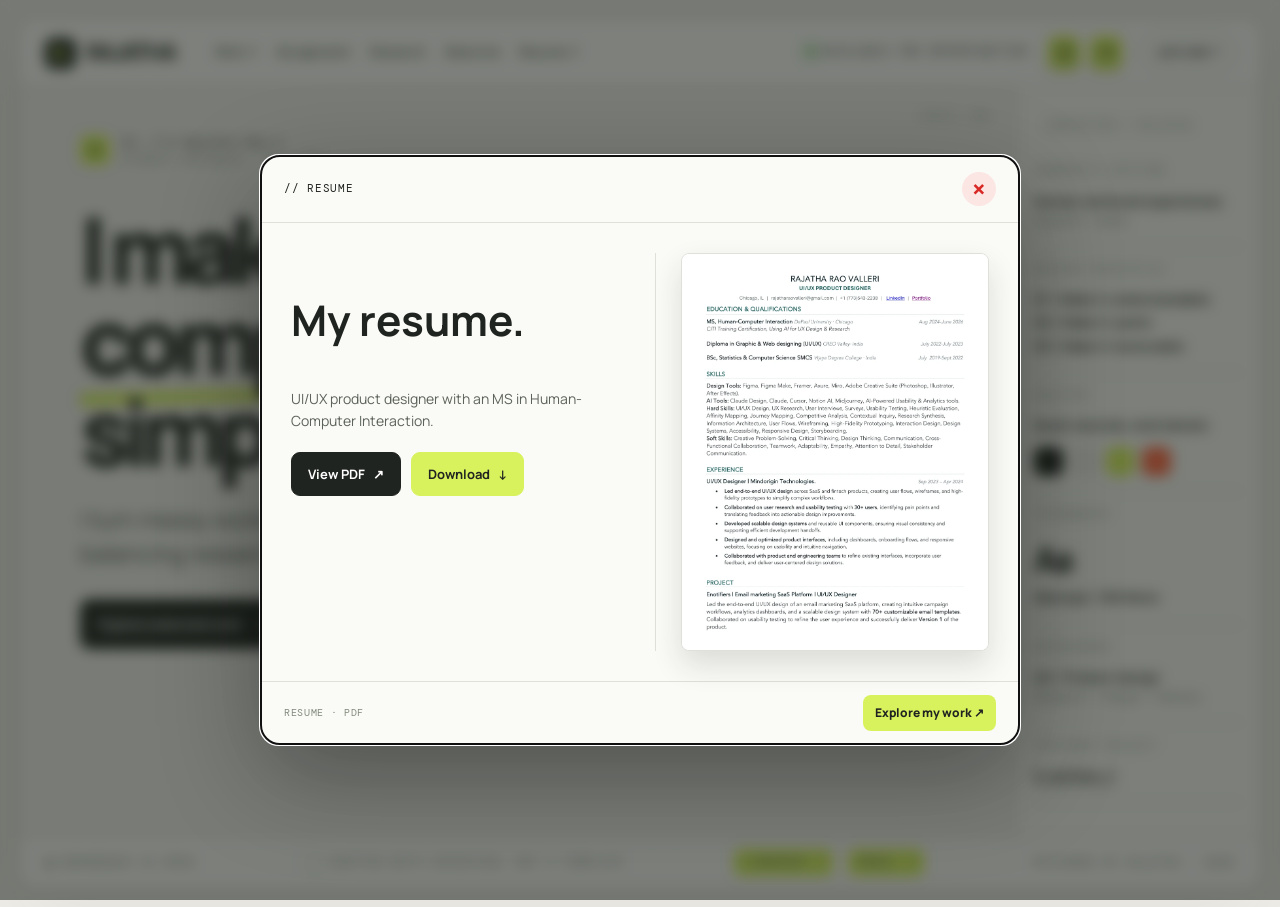
<file: resume.html>
<!doctype html><html lang="en"><head><meta charset="utf-8"><meta name="viewport" content="width=device-width, initial-scale=1"><title>Resume — Rajatha Rao V</title><meta http-equiv="refresh" content="0;url=index.html#resume-panel"><script>location.replace("index.html#resume-panel")</script></head><body><a href="index.html#resume-panel">Open resume</a></body></html>
</file>
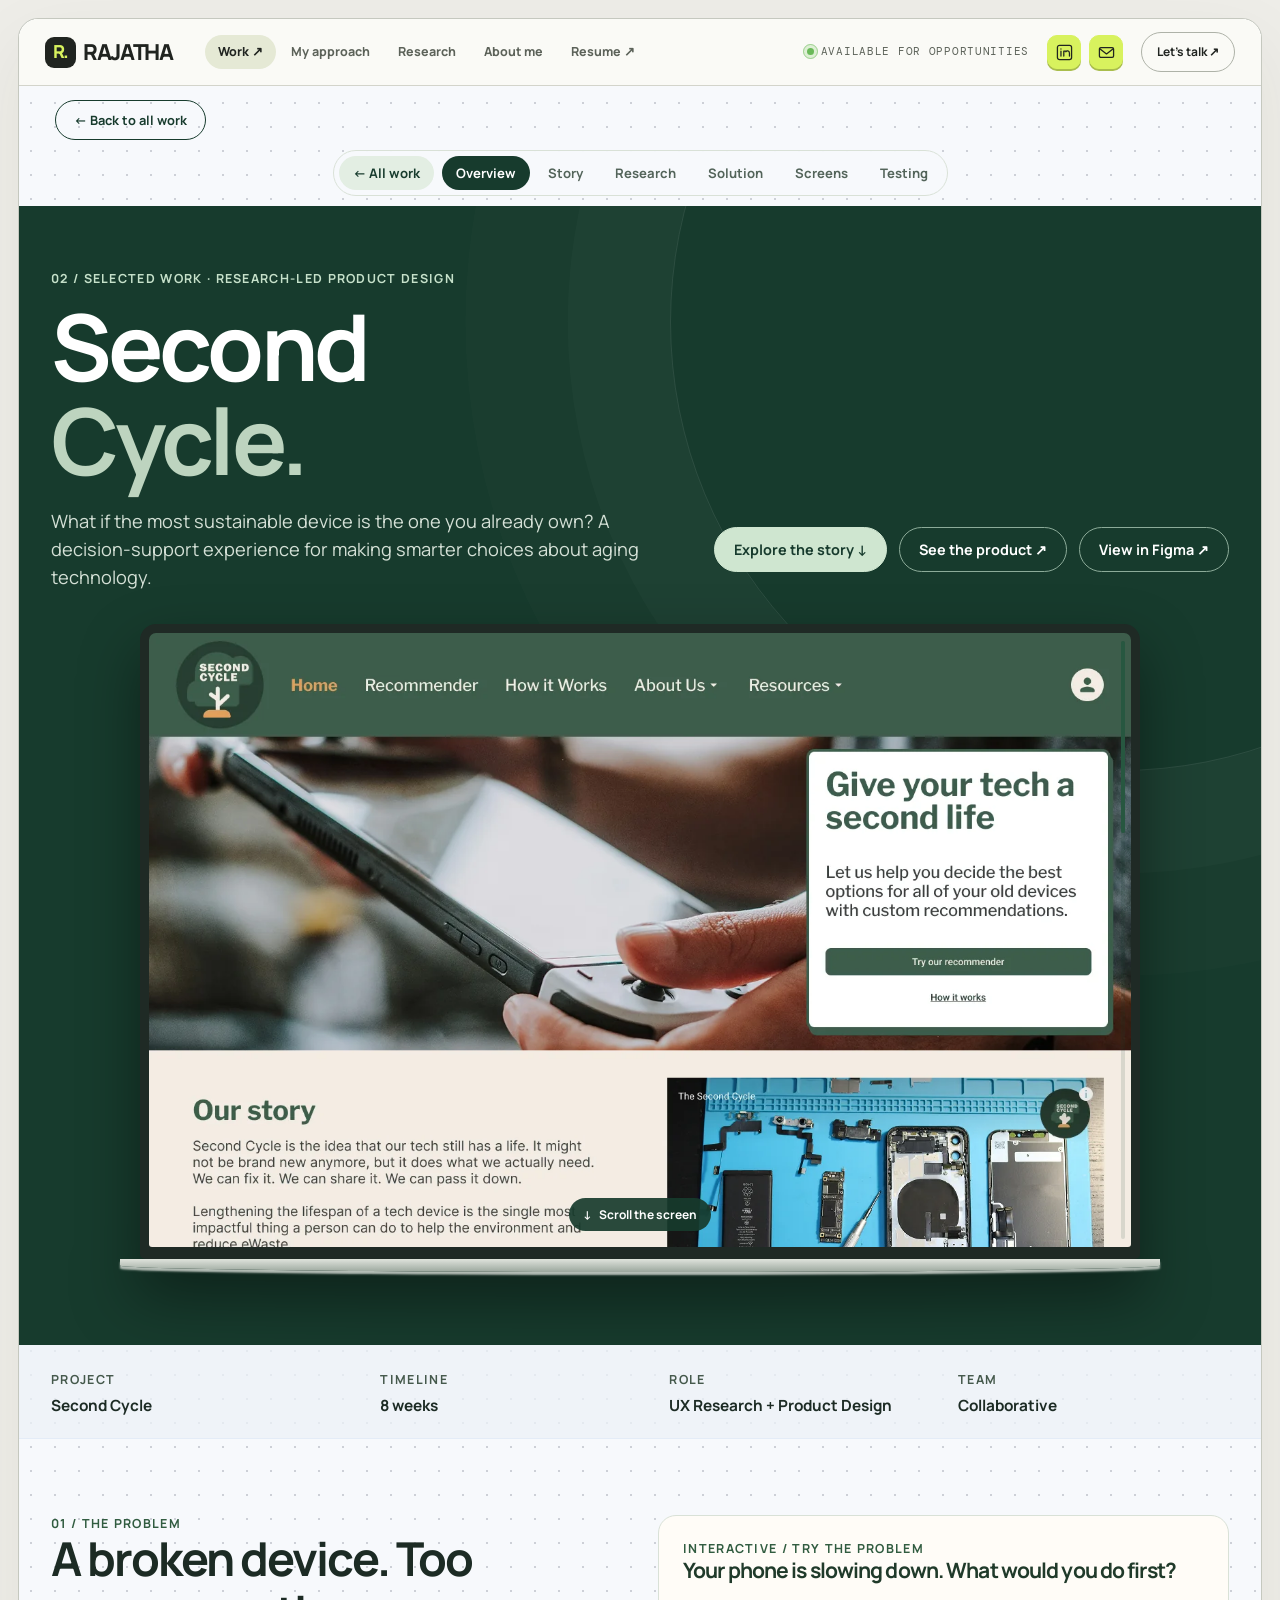
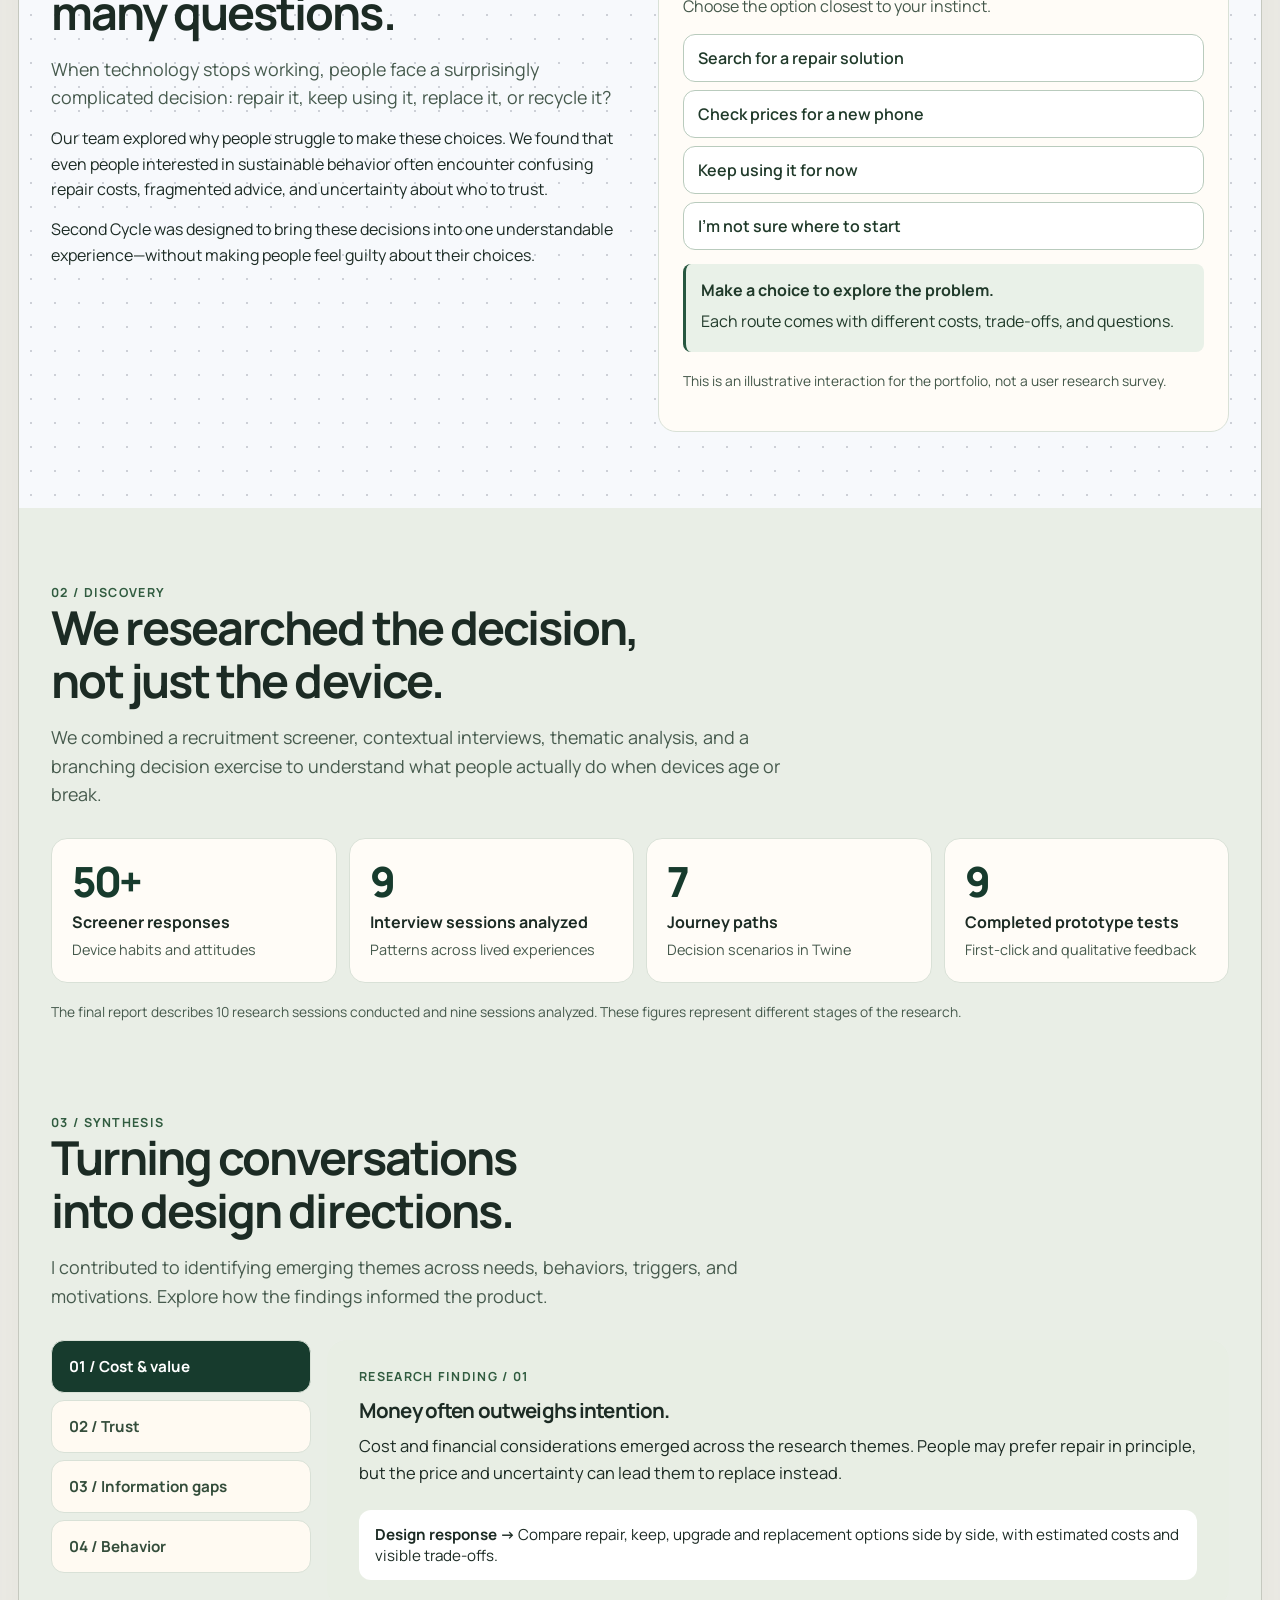
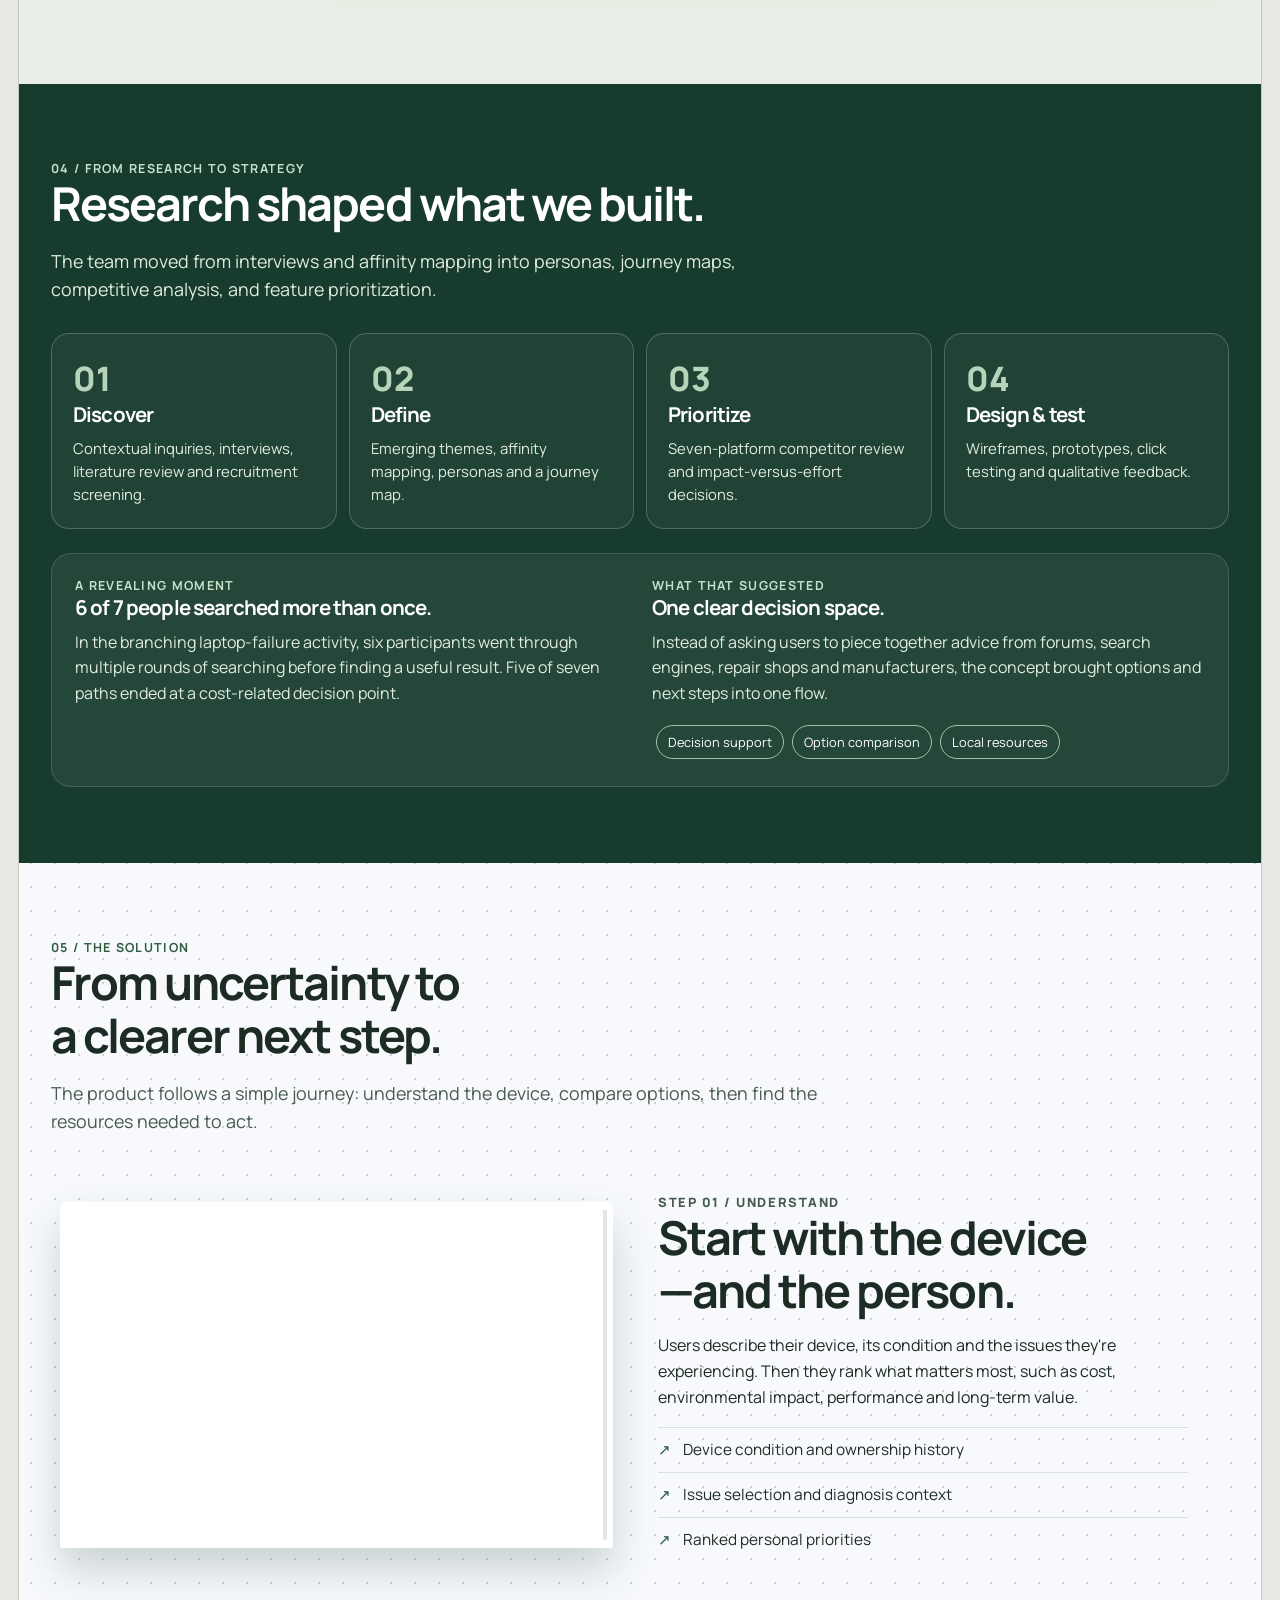
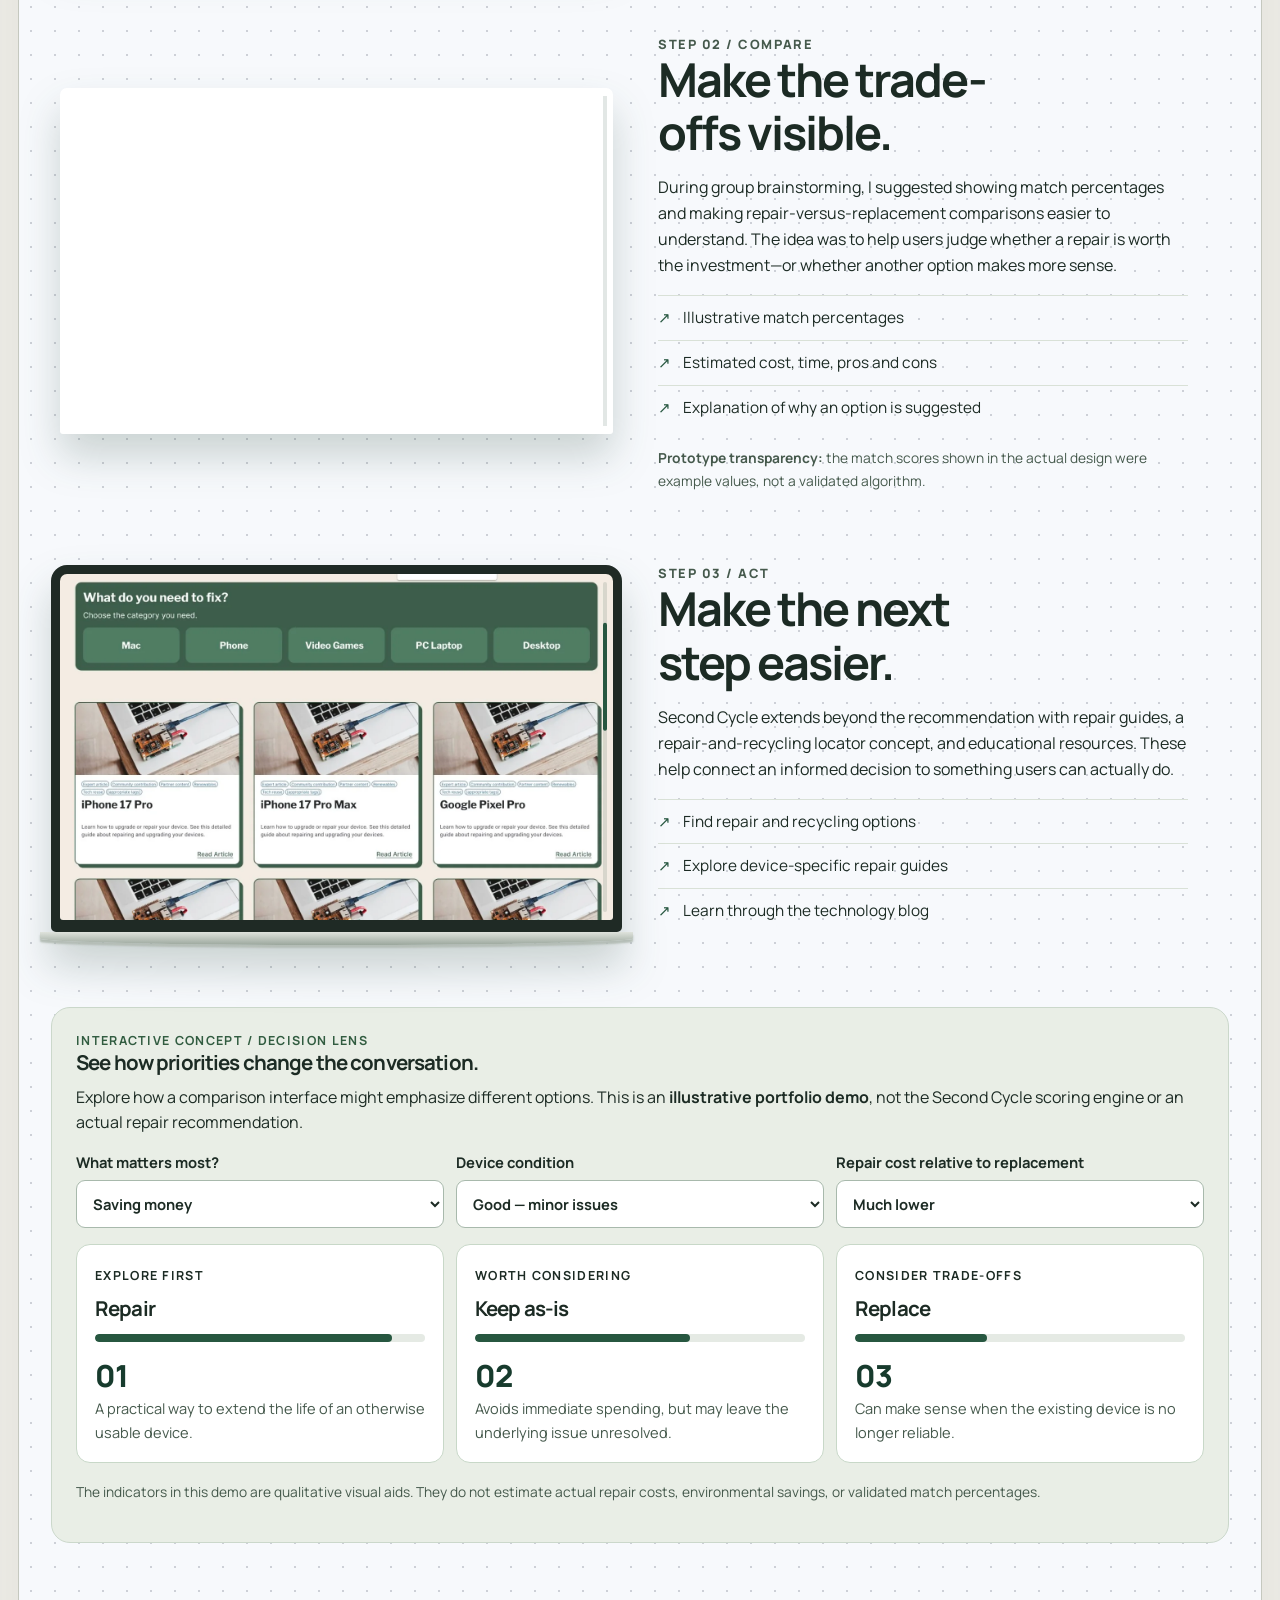
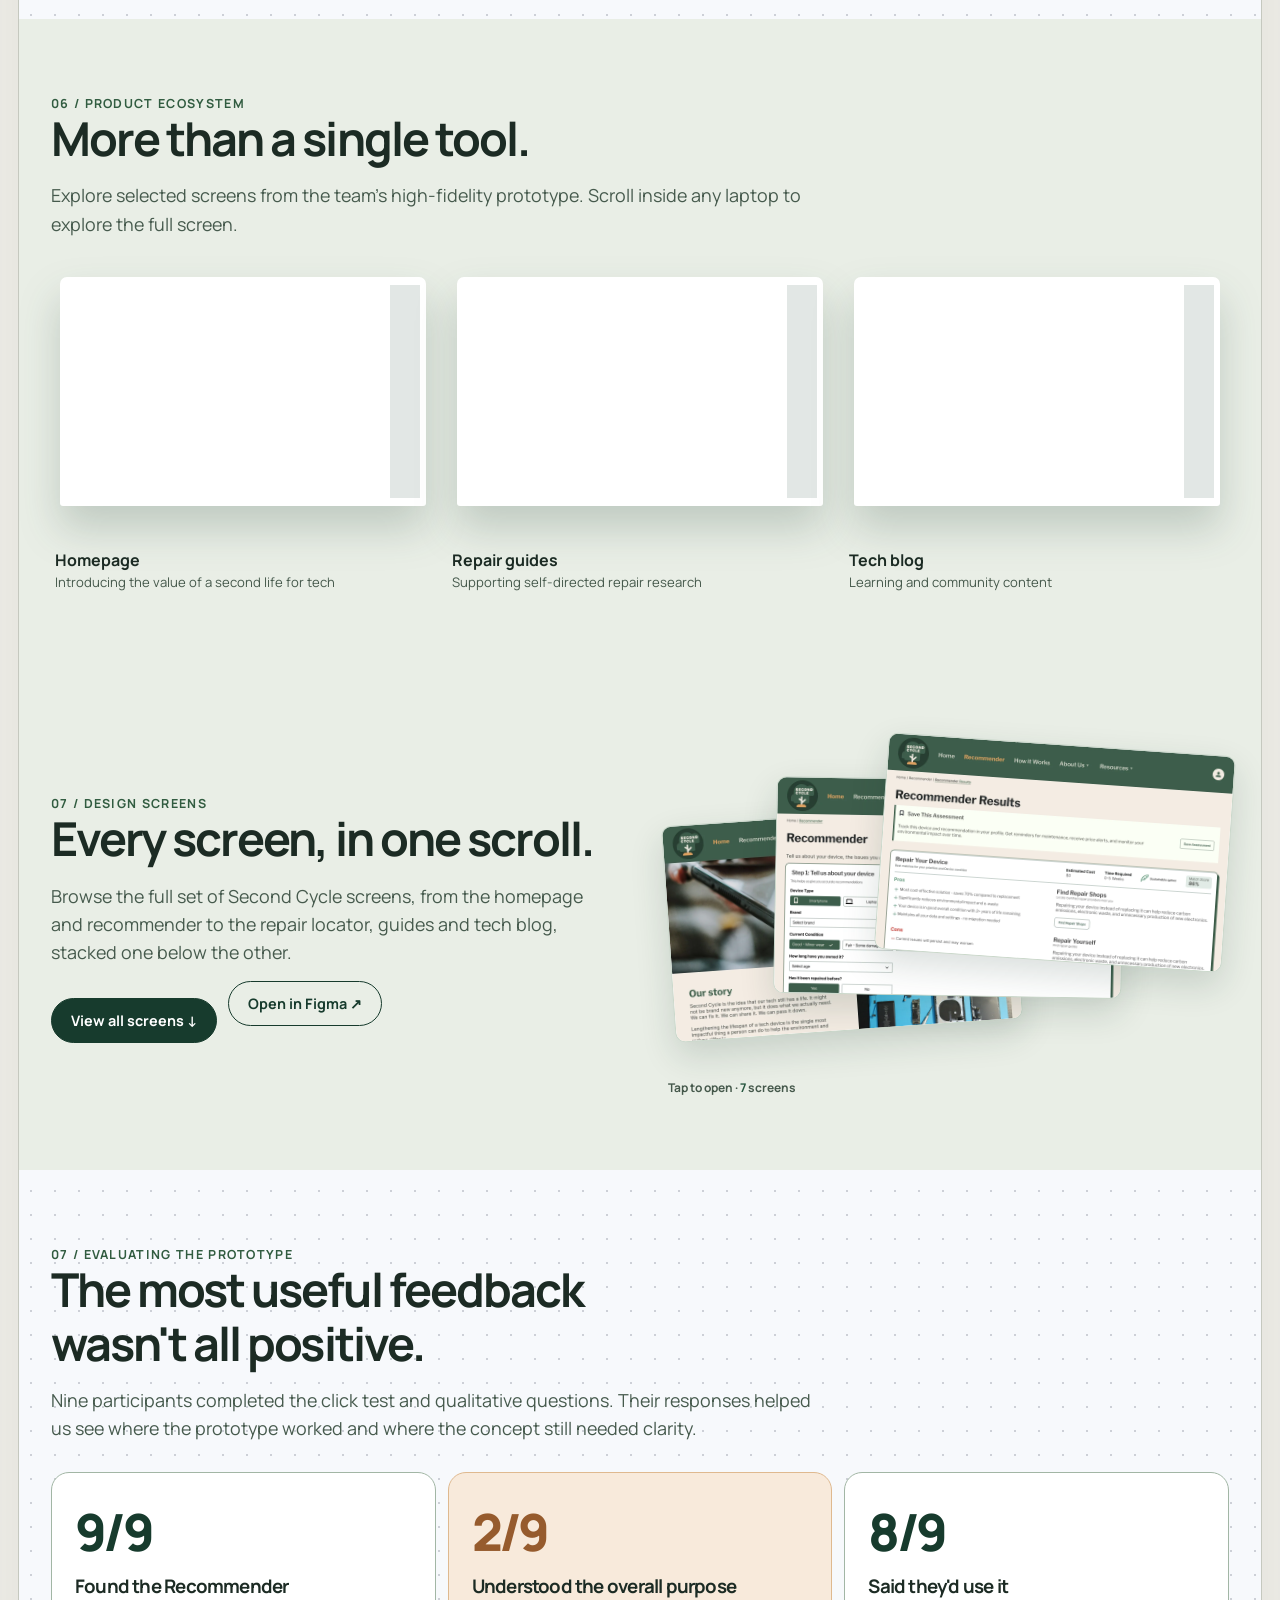
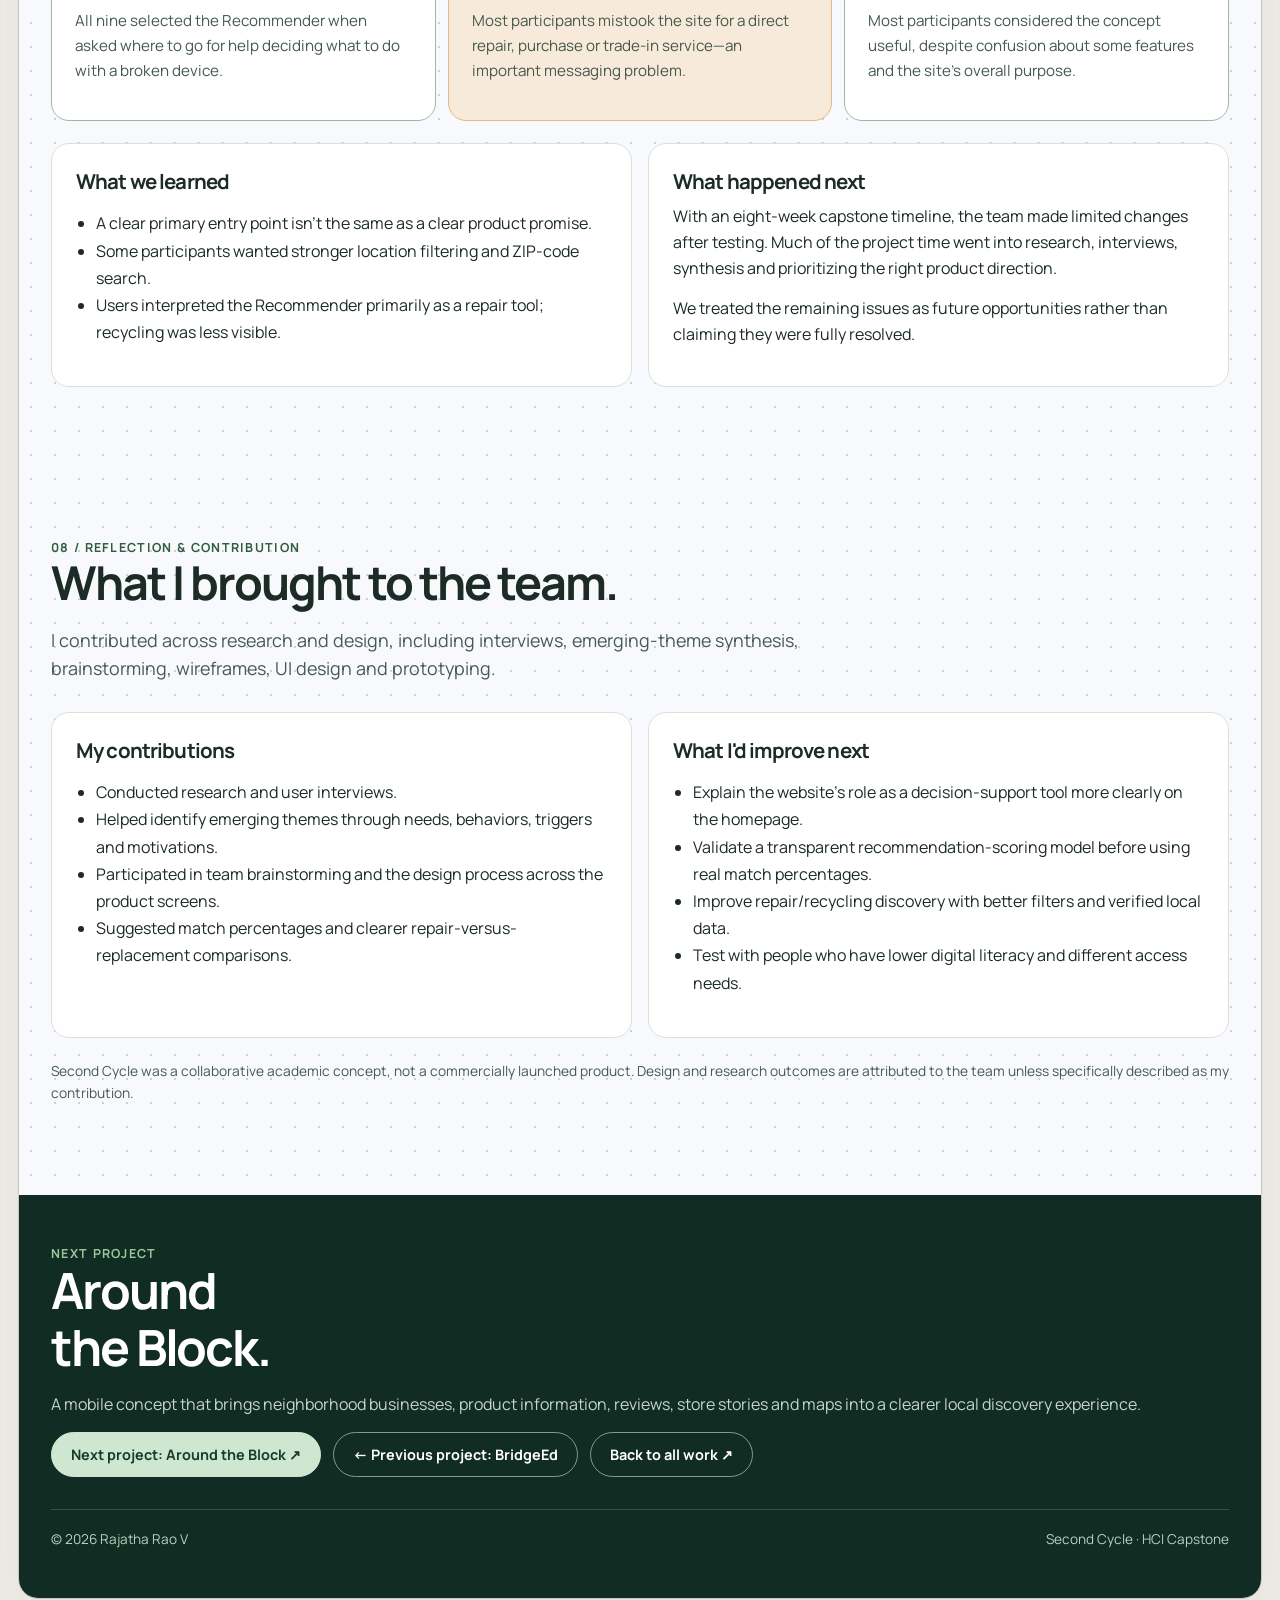
<file: second-cycle.html>
<!doctype html>
<html lang="en"><head><meta charset="utf-8"><meta name="viewport" content="width=device-width,initial-scale=1"><meta name="theme-color" content="#173b2d"><title>Second Cycle — UX Case Study | Rajatha Rao V</title><meta name="description" content="Second Cycle: an interactive UX research and product design case study by Rajatha Rao V.">
<style>
@import url('https://fonts.googleapis.com/css2?family=Manrope:wght@400;500;600;700;800&display=swap');
:root{--forest:#173b2d;--forest2:#275740;--mint:#b6d4b9;--cream:#f6f2e9;--paper:#fffcf7;--ink:#1c2b24;--muted:#65746a;--line:#d9e1d7;--orange:#dd975b;--r:22px}*{box-sizing:border-box}html{scroll-behavior:smooth}body{margin:0;background:var(--cream);color:var(--ink);font-family:Manrope,Arial,sans-serif;-webkit-font-smoothing:antialiased}button,a{font:inherit}a{color:inherit}button{cursor:pointer}button:focus-visible,a:focus-visible,input:focus-visible{outline:3px solid var(--orange);outline-offset:3px}img{max-width:100%;display:block}h1,h2,h3,p{margin-top:0}h1,h2,h3{font-family:Manrope,sans-serif;letter-spacing:-.05em}h1{font-size:clamp(4.2rem,10vw,10.7rem);line-height:.95;margin:18px 0 26px}h2{font-size:clamp(2.3rem,5vw,5.5rem);line-height:1.08;margin:0 0 22px}h3{font-size:clamp(1.25rem,2vw,2rem);margin:0 0 12px}p{line-height:1.7}small,.eyebrow{font-size:.76rem;letter-spacing:.13em;text-transform:uppercase;font-weight:700}.eyebrow{color:#57836b}.wrap{width:min(1250px,calc(100% - 72px));margin:auto}.section{padding:118px 0;scroll-margin-top:90px}.section-heading{max-width:850px;margin-bottom:42px}.lead{font-size:clamp(1.12rem,2vw,1.4rem);line-height:1.6;color:var(--muted)}.nav{height:76px;display:flex;align-items:center;justify-content:space-between;gap:16px;padding:0 4vw;position:sticky;top:0;z-index:100;background:rgba(246,242,233,.95);backdrop-filter:blur(20px);border-bottom:1px solid var(--line)}.nav a{text-decoration:none}.brand{font-weight:800;letter-spacing:-.06em;font-size:1.15rem}.nav-links{display:flex;gap:22px;align-items:center}.nav-links a{font-size:.82rem;color:#53645a}.nav-links a:hover{color:var(--forest)}.pill{display:inline-flex;align-items:center;justify-content:center;gap:9px;border-radius:100px;background:var(--forest);color:#fff;padding:14px 22px;text-decoration:none;border:1px solid var(--forest);font-weight:700;font-size:.85rem}.pill:hover{background:#2c6548}.pill.light{background:transparent;color:var(--forest)}.progress{height:3px;position:fixed;top:76px;left:0;z-index:101;width:0;background:var(--orange);transition:width .1s linear}.hero{background:var(--forest);color:#fff;overflow:hidden;position:relative}.hero:before{content:"";position:absolute;width:70vw;height:70vw;border:1px solid #ffffff18;border-radius:50%;right:-24vw;top:-26vw;box-shadow:0 0 0 8vw #ffffff05,0 0 0 16vw #ffffff03;pointer-events:none}.hero-inner{padding:90px 0 40px;position:relative}.hero .eyebrow{color:var(--mint)}.hero h1 span{color:#bdd4bf}.hero-sub{display:flex;justify-content:space-between;gap:36px;align-items:end;margin-bottom:50px}.hero-sub p{max-width:640px;font-size:1.25rem;color:#d4e0d6}.hero-actions{display:flex;gap:12px;flex-wrap:wrap}.hero-actions .pill{background:#e5eecf;color:var(--forest);border-color:#e5eecf}.hero-actions .pill.light{background:transparent;color:#fff;border-color:#8cab99}.hero-shot{position:relative;border-radius:20px 20px 0 0;background:#eae5d9;padding:17px 17px 0;box-shadow:0 22px 65px #0004;max-width:1080px;margin:auto}.browserbar{display:flex;gap:7px;align-items:center;height:28px}.browserbar i{width:8px;height:8px;border-radius:50%;background:#a8ada6}.browserbar span{margin-left:auto;margin-right:auto;color:#69736a;font-size:11px}.hero-shot img{width:100%;height:430px;object-fit:cover;object-position:top;border-radius:8px 8px 0 0}.meta{background:#eaece2;border-bottom:1px solid var(--line)}.meta-grid{display:grid;grid-template-columns:1.15fr 1fr 1fr 1fr;gap:20px;padding:30px 0}.meta-grid b{display:block;margin-top:10px;font-size:.95rem}.meta-grid small{color:#6d796d}.split{display:grid;grid-template-columns:1fr 1fr;gap:64px;align-items:center}.problem-panel{background:var(--forest);color:#fff;padding:38px;border-radius:var(--r);position:relative;min-height:350px;display:flex;flex-direction:column;justify-content:space-between}.problem-panel .bigquote{font-family:Manrope;font-size:clamp(1.7rem,3vw,2.8rem);line-height:1.3;letter-spacing:-.05em}.scenario{border:1px solid var(--line);border-radius:var(--r);background:var(--paper);padding:30px}.scenario h3{font-size:1.45rem}.choices{display:grid;gap:9px;margin:20px 0}.choice{border:1px solid #b9cbbd;background:#fff;padding:15px;text-align:left;border-radius:12px;display:flex;justify-content:space-between;align-items:center}.choice:hover,.choice.active{background:#e3eee3;border-color:var(--forest)}.choice.active:after{content:'✓';font-weight:800}.scenario-result{background:#e9f1e8;border-left:3px solid var(--forest2);padding:18px;border-radius:8px;min-height:108px}.scenario-result p{margin:8px 0 0}.stats{display:grid;grid-template-columns:repeat(4,1fr);gap:12px}.stat{padding:28px 24px;border:1px solid var(--line);border-radius:16px;background:var(--paper)}.stat strong{display:block;font:800 clamp(2.3rem,4vw,4.5rem)/1 Manrope;color:var(--forest);letter-spacing:-.07em}.stat span{display:block;margin-top:12px;font-weight:700}.stat p{font-size:.83rem;color:var(--muted);margin:6px 0 0}.insights{display:grid;grid-template-columns:300px 1fr;gap:24px;margin-top:34px}.tabs{display:flex;flex-direction:column;gap:8px}.tab{border:1px solid var(--line);background:#fffaf2;text-align:left;border-radius:13px;padding:19px;font-weight:700;color:#54665a}.tab.active{background:var(--forest);color:#fff}.insight-content{background:#e8eee4;border-radius:20px;padding:40px;min-height:300px;display:flex;flex-direction:column;justify-content:center}.insight-content .eyebrow{margin-bottom:20px}.insight-content p{font-size:1.1rem}.insight-content .response{padding:16px 20px;background:#fff;border-radius:12px;margin-top:10px;font-size:.94rem}.dark{background:#173b2d;color:#fff}.dark .lead{color:#c3d6c8}.dark .eyebrow{color:#b3d0b7}.process{display:grid;grid-template-columns:repeat(4,1fr);gap:14px}.process article{border:1px solid #ffffff35;padding:26px;border-radius:18px;background:#ffffff0b}.process article b{font:800 2.5rem Manrope;color:#b6d4b9}.process article p{font-size:.88rem;color:#c9d8cf;margin-bottom:0}.research-card{margin-top:32px;background:#ffffff10;border:1px solid #ffffff24;border-radius:20px;padding:28px;display:grid;grid-template-columns:1fr 1fr;gap:30px}.research-card p{color:#d1e0d6}.chip{display:inline-block;border:1px solid #a6bfa9;padding:7px 11px;border-radius:30px;font-size:.77rem;margin:4px}.feature{display:grid;grid-template-columns:1fr 1fr;gap:52px;align-items:center;margin:90px 0}.feature:nth-child(even) .feature-img{order:-1}.feature-copy{max-width:490px}.feature-copy .num{font-size:.78rem;color:#6e9278;font-weight:800;letter-spacing:.12em}.feature-img{background:#e2e9de;border:1px solid #cdd7cb;border-radius:24px;padding:24px;overflow:hidden;box-shadow:0 20px 40px #173b2d12}.feature-img img{width:100%;max-height:530px;object-fit:cover;object-position:top;border-radius:10px;cursor:zoom-in}.feature-img img:hover{transform:scale(1.015);transition:transform .3s}.feature-bullets{list-style:none;padding:0}.feature-bullets li{border-top:1px solid var(--line);padding:13px 0;font-size:.95rem}.feature-bullets li:before{content:'↗';color:var(--forest2);margin-right:12px}.demo{background:#e9eee6;border-radius:24px;padding:30px;border:1px solid #cbd8cb}.demo-controls{display:grid;grid-template-columns:repeat(3,1fr);gap:14px;margin:22px 0}.demo label{font-size:.85rem;font-weight:700}.demo select{display:block;width:100%;margin-top:8px;padding:14px;background:#fff;border:1px solid #a8b9ac;border-radius:9px;font:inherit;color:var(--ink)}.demo-results{display:grid;grid-template-columns:repeat(3,1fr);gap:12px}.demo-result{background:#fff;border:1px solid #c8d8c8;border-radius:14px;padding:22px}.demo-result strong{font-size:1.05rem}.demo-result .bar{height:8px;background:#e5eae4;border-radius:10px;overflow:hidden;margin:17px 0}.demo-result .bar i{display:block;height:100%;background:var(--forest2);width:60%;border-radius:10px;transition:width .35s}.demo-result .value{font:800 2.2rem Manrope;color:var(--forest)}.demo-result p{font-size:.85rem;color:var(--muted);margin-bottom:0}.notice{font-size:.79rem;color:#5f7163;margin-top:18px}.gallery{display:grid;grid-template-columns:repeat(3,1fr);gap:16px}.gallery button{border:1px solid var(--line);border-radius:18px;background:var(--paper);overflow:hidden;text-align:left;padding:0}.gallery img{width:100%;height:245px;object-fit:cover;object-position:top;transition:transform .3s}.gallery button:hover img{transform:scale(1.04)}.gallery strong{display:block;padding:18px 18px 4px}.gallery span{display:block;color:var(--muted);font-size:.82rem;padding:0 18px 20px}.testing{display:grid;grid-template-columns:repeat(3,1fr);gap:14px}.testing article{border:1px solid #a2b6a5;border-radius:18px;padding:28px;background:#fff}.testing strong{font:800 4rem Manrope;letter-spacing:-.07em;color:var(--forest)}.testing h3{margin:12px 0;font-size:1.2rem}.testing p{font-size:.9rem;color:var(--muted)}.testing article.warning{background:#f8eadb;border-color:#dfb98f}.testing article.warning strong{color:#965b2d}.reflection{display:grid;grid-template-columns:1fr 1fr;gap:22px}.reflection article{padding:30px;border:1px solid var(--line);border-radius:18px;background:#fff}.reflection ul{padding-left:20px;line-height:1.9}.foot{background:#112c22;color:#fff;padding:70px 0}.foot h2{font-size:clamp(2rem,5vw,5rem)}.foot p{color:#c6d6ca}.foot .pill{background:#d9e8d1;color:#173b2d}.foot-bottom{border-top:1px solid #ffffff2c;margin-top:45px;padding-top:25px;display:flex;justify-content:space-between;color:#bbd0c1;font-size:.85rem}.lightbox{position:fixed;inset:0;background:#0a1a12eb;z-index:200;display:none;align-items:center;justify-content:center;padding:60px 24px 30px}.lightbox.open{display:flex}.lightbox img{max-height:90vh;max-width:90vw;object-fit:contain;border-radius:8px}.close{position:absolute;right:24px;top:20px;border:1px solid #ffffff66;background:#fff;color:#173b2d;border-radius:50%;width:44px;height:44px;font-size:26px}.sr-only{position:absolute;width:1px;height:1px;overflow:hidden;clip:rect(0,0,0,0)}.fade{opacity:1;transform:none;transition:opacity .6s ease,transform .6s ease}.fade.visible{opacity:1;transform:none}
@media(max-width:850px){.wrap{width:min(100% - 36px,680px)}.nav{height:65px;padding:0 18px}.progress{top:65px}.nav-links{gap:12px}.nav-links a:nth-child(2),.nav-links a:nth-child(3),.nav-links a:nth-child(4){display:none}.section{padding:75px 0}.hero-inner{padding:70px 0 24px}.hero-sub{display:block}.hero-actions{margin-top:24px}.hero-shot img{height:260px}.meta-grid,.stats,.process{grid-template-columns:repeat(2,1fr)}.split,.feature,.research-card,.reflection{grid-template-columns:1fr;gap:28px}.feature:nth-child(even) .feature-img{order:0}.insights{grid-template-columns:1fr}.tabs{flex-direction:row;overflow-x:auto}.tab{white-space:nowrap}.demo-controls,.demo-results,.testing,.gallery{grid-template-columns:1fr 1fr}.feature{margin:50px 0}}@media(max-width:540px){h1{font-size:clamp(3.5rem,15vw,5rem)}.nav-links a:first-child{display:none}.hero-sub p{font-size:1rem}.meta-grid,.stats,.process,.demo-controls,.demo-results,.testing,.gallery{grid-template-columns:1fr}.feature-img{padding:12px}.feature-img img{max-height:430px}.insight-content{padding:25px}.foot-bottom{display:block}.hero-shot img{height:205px}}
@media(prefers-reduced-motion:reduce){html{scroll-behavior:auto}.fade{opacity:1;transform:none;transition:none}*{animation-duration:.01ms!important}}

/* V11 readability refinement: higher contrast without changing theme or copy */
:root{--muted:#45584b}
.eyebrow{color:#315c40}
.lead{color:#465a4d}
.meta-grid small,.nav-links a,.feature-copy .num,.notice,.gallery span,.stat p,.demo-result p,.testing p{color:#45594c}
.stat p,.demo-result p,.testing p,.gallery span,.notice{font-size:max(.88rem, 14px);line-height:1.65}
.scenario{color:#1c2b24}
.scenario .eyebrow{color:#315c40}
.scenario h3,.scenario p,.scenario-result,.scenario-result b,.scenario-result p{color:#203a2a}
.scenario p[style]{color:#45584b!important}
.scenario .choice{color:#203a2a;font-weight:600}
.scenario .choice:hover,.scenario .choice.active{color:#173b2d}
.scenario .notice{color:#425648}
.insight-content .eyebrow{color:#315c40}
.tab:not(.active){color:#344d3b}
.dark .eyebrow,.hero .eyebrow{color:#c6e1ca}
.dark .lead,.dark .process article p,.dark .research-card p{color:#e0ece3}

</style><style id="v9-ui-refinements">
/* V9 visual refinement: spacing, type scale and alignment only. No content or interactions changed. */
:root{--r:18px}
.wrap{width:min(1180px,calc(100% - 64px))}
.section{padding:76px 0;scroll-margin-top:88px}
.section-heading{max-width:780px;margin-bottom:30px}
h1,h2,h3{letter-spacing:-.042em;text-wrap:balance}
h1{font-size:clamp(3.75rem,7.2vw,7.1rem);line-height:1.02;margin:12px 0 20px}
h2{font-size:clamp(2.15rem,3.65vw,3.75rem);line-height:1.14;margin:0 0 16px}
h3{font-size:clamp(1.18rem,1.6vw,1.55rem);line-height:1.27;margin:0 0 10px}
p{font-size:1rem;line-height:1.62;margin-bottom:14px}
small,.eyebrow{font-size:.78rem;letter-spacing:.105em}
.lead{font-size:clamp(1.05rem,1.4vw,1.22rem);line-height:1.58}
.nav{height:70px;padding:0 max(32px,calc((100vw - 1180px)/2))}
.progress{top:70px}
.nav-links a{font-size:.9rem}
.pill{padding:12px 19px;font-size:.9rem}
.hero-inner{padding:64px 0 26px}
.hero-sub{gap:24px;align-items:center;margin-bottom:32px}
.hero-sub p{max-width:610px;font-size:1.14rem;line-height:1.55;margin-bottom:0}
.hero-shot{max-width:1000px;padding:13px 13px 0;border-radius:17px 17px 0 0}
.hero-shot img{height:360px}
.meta-grid{gap:18px;padding:22px 0}
.meta-grid b{margin-top:6px;font-size:.96rem}
.split{gap:36px;align-items:start}
.problem-panel{padding:28px;min-height:310px}
.problem-panel .bigquote{font-size:clamp(1.6rem,2.35vw,2.25rem);line-height:1.32}
.scenario{padding:24px}
.scenario h3{font-size:1.32rem}
.choices{margin:14px 0;gap:8px}
.choice{padding:12px 14px}
.scenario-result{min-height:88px;padding:15px}
.stats{gap:12px}
.stat{padding:22px 20px}
.stat strong{font-size:clamp(2.1rem,3.25vw,3.55rem)}
.stat span{margin-top:8px}
.stat p{font-size:.9rem;line-height:1.48}
.insights{grid-template-columns:260px minmax(0,1fr);gap:16px;margin-top:24px;align-items:stretch}
.tabs{gap:7px}
.tab{padding:15px 17px;font-size:.95rem}
.insight-content{padding:28px 32px;min-height:260px;justify-content:center}
.insight-content .eyebrow{margin-bottom:12px}
.insight-content p{font-size:1.03rem}
.insight-content .response{padding:14px 16px;font-size:.95rem}
.process{gap:12px}
.process article{padding:21px}
.process article b{font-size:2.1rem}
.process article p{font-size:.93rem;line-height:1.55}
.research-card{margin-top:24px;padding:23px;gap:24px}
.chip{font-size:.8rem}
.feature{gap:36px;margin:52px 0;align-items:center}
.feature-copy{max-width:530px}
.feature-copy .num{font-size:.8rem}
.feature-img{padding:16px;border-radius:18px}
.feature-img img{max-height:440px}
.feature-bullets li{padding:10px 0;font-size:.96rem;line-height:1.55}
.demo{padding:24px;border-radius:19px}
.demo-controls{gap:12px;margin:16px 0}
.demo label{font-size:.92rem}
.demo select{padding:12px}
.demo-result{padding:18px}
.demo-result .bar{margin:13px 0}
.demo-result .value{font-size:1.9rem}
.demo-result p{font-size:.91rem}
.notice{font-size:.86rem}
.gallery{gap:13px}
.gallery img{height:205px}
.gallery strong{padding:14px 15px 3px;font-size:1rem}
.gallery span{font-size:.9rem;padding:0 15px 16px;line-height:1.45}
.testing{gap:12px}
.testing article{padding:23px}
.testing strong{font-size:3.2rem}
.testing h3{font-size:1.17rem;margin:9px 0}
.testing p{font-size:.95rem}
.reflection{gap:16px}
.reflection article{padding:24px}
.reflection ul{line-height:1.7}
.foot{padding:50px 0}
.foot h2{font-size:clamp(2.15rem,3.9vw,4rem)}
.foot-bottom{margin-top:32px;padding-top:20px}
@media(max-width:900px){
 .wrap{width:min(100% - 40px,760px)}
 .nav{height:64px;padding:0 20px}.progress{top:64px}
 .section{padding:58px 0}
 .hero-inner{padding:52px 0 22px}
 .hero-sub{align-items:start}
 .hero-shot img{height:300px}
 .split,.feature,.research-card,.reflection{grid-template-columns:1fr;gap:22px}
 .feature:nth-child(even) .feature-img{order:0}
 .feature{margin:36px 0}
 .feature-copy{max-width:100%}
 .feature-img img{max-height:420px}
 .insights{grid-template-columns:1fr}
 .tabs{flex-direction:row;overflow-x:auto}
 .tab{white-space:nowrap}
 .meta-grid,.stats,.process{grid-template-columns:repeat(2,minmax(0,1fr))}
 .demo-controls,.demo-results,.testing,.gallery{grid-template-columns:repeat(2,minmax(0,1fr))}
}
@media(max-width:560px){
 .wrap{width:calc(100% - 32px)}
 .section{padding:46px 0}
 .section-heading{margin-bottom:22px}
 h1{font-size:clamp(3.05rem,13vw,4.5rem)}
 h2{font-size:clamp(1.9rem,8vw,2.65rem)}
 h3{font-size:1.2rem}
 .lead{font-size:1.04rem}
 .hero-inner{padding:44px 0 18px}
 .hero-sub{display:block;margin-bottom:22px}
 .hero-sub p{font-size:1.03rem}
 .hero-actions{margin-top:18px}
 .hero-shot{padding:8px 8px 0}
 .hero-shot img{height:215px}
 .meta-grid,.stats,.process,.demo-controls,.demo-results,.testing,.gallery{grid-template-columns:1fr}
 .meta-grid{gap:12px;padding:18px 0}
 .stat,.scenario,.testing article,.reflection article{padding:19px}
 .problem-panel{padding:22px;min-height:260px}
 .insight-content{padding:21px;min-height:230px}
 .feature{margin:30px 0}
 .feature-img{padding:10px}
 .feature-img img{max-height:350px}
 .demo{padding:18px}
 .gallery img{height:230px}
 .foot{padding:42px 0}
 .foot-bottom{display:block}
}
</style><link rel="stylesheet" href="assets/site.css">
<style id="sx-integration">
.nav{display:none}
.progress{top:var(--sx-h,85px)!important;z-index:70}
.section{scroll-margin-top:calc(var(--sx-h,85px) + 70px)!important}
.subnav{position:sticky;top:calc(var(--sx-h,85px) + 6px);z-index:50;display:flex;gap:4px;width:max-content;max-width:calc(100% - 24px);margin:10px auto;overflow-x:auto;scrollbar-width:none;padding:5px;background:rgba(246,242,233,.92);backdrop-filter:blur(12px);border:1px solid var(--line);border-radius:99px}
.subnav a{text-decoration:none;white-space:nowrap;font-size:.82rem;font-weight:700;padding:8px 14px;border-radius:99px;color:#53645a;transition:background .3s,color .3s}
.subnav a.on{background:var(--forest);color:#fff}
.subnav a:hover:not(.on){background:#e3eee3;color:var(--forest)}
#cover{position:fixed;inset:0;z-index:2000;pointer-events:none}
#cover .pn{position:absolute;inset:0;display:grid;place-items:center}
#cover .g{background:#b6d4b9}#cover .o{background:#dd975b}
#cover .b{background:#173b2d;color:#fff;font:800 clamp(44px,9vw,130px) Manrope,sans-serif;letter-spacing:-.07em}
#cover i{font-style:normal;color:#dd975b}

/* ---- background to match the E-notifiers page ---- */
:root{--cream:#F7F9FC}
body{background-color:#F7F9FC;background-image:radial-gradient(#cdd0d7 .8px,transparent .8px);background-size:24px 24px}
.meta{background:rgba(237,242,247,.75);border-bottom:1px solid #E4ECF7}
.subnav{background:rgba(247,249,252,.92)}
/* ---- buttons: greens from the project palette ---- */
.pill{position:relative;overflow:hidden;background:var(--forest);border-color:var(--forest);color:#fff;transition:transform .35s cubic-bezier(.2,.8,.2,1),box-shadow .35s,background-color .25s,color .25s,border-color .25s,scale .15s,translate .3s cubic-bezier(.2,.8,.2,1)}
.pill.light{background:transparent;color:var(--forest);border-color:var(--forest)}
.hero-actions .pill,.foot .pill{background:#cfe6d0;border-color:#cfe6d0;color:var(--forest)}
.hero-actions .pill.light,.foot .pill.light{background:transparent;color:#fff;border-color:#8cab99}
.pill:hover{background:var(--forest2);border-color:var(--forest2);color:#fff;transform:translateY(-3px);box-shadow:0 14px 28px rgba(23,59,45,.28)}
.pill.light:hover{background:var(--forest);border-color:var(--forest);color:#fff}
.hero-actions .pill:hover,.foot .pill:hover{background:#e3f4dc;border-color:#e3f4dc;color:var(--forest);box-shadow:0 14px 28px rgba(0,0,0,.28)}
.hero-actions .pill.light:hover,.foot .pill.light:hover{background:#cfe6d0!important;border-color:#cfe6d0!important;color:var(--forest)!important}
:is(.pill,.choice,.tab,.subnav a,.to-top):active{scale:.95}
.mag{translate:var(--tx,0px) var(--ty,0px)}
.ripple{position:absolute;border-radius:50%;background:currentColor;opacity:.22;transform:scale(0);animation:rp .65s ease-out forwards;pointer-events:none}
@keyframes rp{to{transform:scale(1);opacity:0}}
.choice,.tab{position:relative;overflow:hidden;transition:transform .3s cubic-bezier(.2,.8,.2,1),background-color .25s,border-color .25s,color .25s,scale .15s}
.choice:hover{transform:translateX(5px)}
.tab:hover:not(.active){transform:translateX(5px);background:#e3eee3;border-color:var(--forest2)}
.subnav a:active{scale:.94}
.chip{transition:background-color .25s,color .25s,transform .25s}
.chip:hover{background:var(--mint);color:var(--forest);transform:translateY(-2px)}
.demo select{transition:border-color .25s,box-shadow .25s}
.demo select:hover,.demo select:focus{border-color:var(--forest2);box-shadow:0 0 0 4px #b6d4b955}
/* ---- card hovers ---- */
.stat,.process article,.testing article,.reflection article,.gallery button,.scenario,.research-card,.demo-result,.feature-img{transition:opacity .8s cubic-bezier(.2,.8,.2,1),transform .45s cubic-bezier(.2,.8,.2,1),box-shadow .4s,border-color .3s,background-color .3s}
.stat:hover,.testing article:hover,.reflection article:hover,.gallery button:hover,.demo-result:hover,.scenario:hover{transform:translateY(-6px);box-shadow:0 20px 42px rgba(23,59,45,.13);border-color:var(--forest2)}
.process article:hover,.research-card:hover{transform:translateY(-5px);background:#ffffff18}
.feature-img:hover{box-shadow:0 28px 56px #173b2d24}
.feature-bullets li{transition:padding .3s cubic-bezier(.2,.8,.2,1),color .25s}
.feature-bullets li:hover{padding-left:10px;color:var(--forest)}
/* ---- reveal, content swaps, bars ---- */
.rv{opacity:0;transform:translateY(28px)}
.rv.in{opacity:1;transform:none}
.rv.in:hover{transform:translateY(-6px)}
@keyframes swap{from{opacity:0;transform:translateY(12px)}}
.swap>*{animation:swap .45s cubic-bezier(.2,.8,.2,1) backwards}
.demo-result{animation:swap .55s cubic-bezier(.2,.8,.2,1) backwards}
.demo-result:nth-child(2){animation-delay:.07s}.demo-result:nth-child(3){animation-delay:.14s}
.demo-result .bar i{animation:barg .9s cubic-bezier(.2,.8,.2,1) .15s backwards}
@keyframes barg{from{width:0}}
.hero-shot{transition:transform .5s cubic-bezier(.2,.8,.2,1);transform:perspective(1300px) rotateY(calc(var(--ry,0)*1deg)) rotateX(calc(var(--rx,0)*1deg))}
/* ---- back to top ---- */
.to-top{position:fixed;right:24px;bottom:24px;z-index:60;width:50px;height:50px;border-radius:50%;border:0;background:var(--forest);color:#cfe6d0;font-size:20px;display:grid;place-items:center;box-shadow:0 12px 30px rgba(23,59,45,.28);opacity:0;transform:translateY(16px) scale(.9);pointer-events:none;overflow:hidden;transition:opacity .35s,transform .45s cubic-bezier(.2,.8,.2,1),background-color .25s,color .25s,scale .15s}
.to-top.show{opacity:1;transform:none;pointer-events:auto}
.to-top:hover{background:#cfe6d0;color:var(--forest);transform:translateY(-4px)}
@media(prefers-reduced-motion:reduce){.rv{opacity:1;transform:none}.ripple{display:none}.hero-shot{transform:none!important}.demo-result,.demo-result .bar i,.swap>*{animation:none}.mag{translate:none}}

/* ---- laptop mockups (only the Recommender laptop scrolls) ---- */
.lap-scroll{width:100%;max-width:760px;margin:6px auto 10px;filter:drop-shadow(0 22px 20px rgba(23,59,45,.2))}
.lap-lid{position:relative;border:9px solid #1f2a25;border-bottom-width:12px;border-radius:16px 16px 5px 5px;background:#1f2a25;overflow:hidden}
.lap-cam{position:absolute;top:-6px;left:50%;width:5px;height:5px;margin-left:-2.5px;border-radius:50%;background:#58665d;z-index:3}
.lap-screen{aspect-ratio:16/10;overflow-x:hidden;overflow-y:auto;background:#fff;border-radius:3px;scrollbar-width:none;outline-offset:-3px}
.lap-screen::-webkit-scrollbar{display:none}
.lap-screen img{display:block;width:100%;height:auto;max-height:none;border-radius:0;transform:none!important}
.lap-hint{position:absolute;left:50%;bottom:16px;transform:translateX(-50%);z-index:3;display:flex;gap:7px;align-items:center;background:rgba(23,59,45,.92);color:#fff;font-size:12px;font-weight:700;padding:8px 14px;border-radius:99px;pointer-events:none;transition:opacity .4s,transform .4s;white-space:nowrap}
.lap-hint i{font-style:normal;display:inline-block;animation:lapb 1.4s ease-in-out infinite}
@keyframes lapb{50%{transform:translateY(4px)}}
.lap-scroll.scrolled .lap-hint{opacity:0;transform:translateX(-50%) translateY(10px)}
.lap-bar{position:absolute;top:8px;right:6px;bottom:8px;width:4px;border-radius:4px;background:rgba(23,59,45,.12);z-index:3;pointer-events:none}
.lap-bar i{display:block;width:100%;height:28%;border-radius:4px;background:var(--forest2)}
.lap-base{width:104%;height:13px;margin-left:-2%;background:linear-gradient(#dfe3dc,#9ba79d);border-radius:0 0 65% 65%;box-shadow:0 3px 2px #b4bdb6}
.lap-scroll.noscroll .lap-hint,.lap-scroll.noscroll .lap-bar{display:none}
.lap-cell{background:none!important;border:0!important;padding:0!important;box-shadow:none!important;overflow:visible}
.hero .lap-scroll{max-width:1000px;transition:transform .5s cubic-bezier(.2,.8,.2,1);transform:perspective(1300px) rotateY(calc(var(--ry,0)*1deg)) rotateX(calc(var(--rx,0)*1deg));filter:drop-shadow(0 26px 30px rgba(0,0,0,.4))}
.hero-inner{padding-bottom:64px!important}
.gallery{align-items:start}
.gfig{margin:0}.gfig figcaption strong{display:block;padding:12px 4px 2px}.gfig figcaption span{display:block;color:var(--muted);font-size:.82rem;padding:0 4px}
.gfig .lap-scroll{margin:0 auto 6px}
/* ---- design screens box + viewer ---- */
.screens-box{display:grid;grid-template-columns:1fr 1fr;gap:56px;align-items:center}
.stack{all:unset;box-sizing:border-box;cursor:pointer;display:block;position:relative;width:100%;aspect-ratio:16/10;border-radius:14px}
.stack:focus-visible{outline:3px solid var(--orange);outline-offset:6px}
.tstack{position:absolute;inset:0;display:block}
.tstack .t{position:absolute;width:62%;aspect-ratio:16/10;border-radius:10px;border:1px solid #cbd8cb;background:#fff;box-shadow:0 14px 34px rgba(23,59,45,.16);overflow:hidden;transition:transform .6s cubic-bezier(.2,.8,.2,1),box-shadow .4s}
.tstack .t img{width:100%;height:100%;object-fit:cover;object-position:top;display:block;max-height:none}
.tstack .t.empty{background:linear-gradient(135deg,#e3eee3,#fff)}
.tstack .t:nth-child(1){left:0;top:20%;transform:rotate(-4deg)}.tstack .t:nth-child(2){left:19%;top:10%;transform:rotate(1deg)}.tstack .t:nth-child(3){left:38%;top:0;transform:rotate(4deg)}
.stack:hover .t:nth-child(1){transform:translate(-14px,10px) rotate(-7deg)}.stack:hover .t:nth-child(2){transform:translateY(-6px) rotate(1deg)}.stack:hover .t:nth-child(3){transform:translate(14px,-8px) rotate(7deg)}
.tap{position:absolute;left:0;bottom:-2px;font-size:12px;font-weight:700;color:var(--muted)}.tap b{color:var(--forest2)}
#sv{position:fixed;inset:0;z-index:150;background:#f6f2e9;display:flex;flex-direction:column}
#sv[hidden]{display:none}
.sv-top{display:flex;align-items:center;gap:16px;padding:14px max(20px,3vw);background:rgba(246,242,233,.94);backdrop-filter:blur(10px);border-bottom:1px solid var(--line)}
.sv-top b{font:800 15px Manrope}.sv-top span{color:var(--muted);font-size:13px}.sv-top .sp{flex:1}
.sv-x{width:40px;height:40px;border-radius:50%;border:1px solid var(--line);background:#fff;color:var(--forest);font-size:24px;line-height:1}
.sv-bar{height:3px;background:#dfe7dc}.sv-bar i{display:block;height:100%;width:100%;background:var(--forest2);transform:scaleX(0);transform-origin:0 0}
.sv-scroll{flex:1;overflow-y:auto;scroll-behavior:smooth;padding:32px max(20px,3vw) 80px}
.sv-fig{max-width:980px;margin:0 auto 48px}
.sv-fig figcaption{display:flex;gap:12px;align-items:baseline;margin-bottom:12px;font-size:13px;color:var(--muted)}.sv-fig figcaption b{color:var(--ink);font-size:15px}
.sv-fig .lap-scroll{max-width:980px}
/* lightbox: scroll tall screens */
.lightbox{overflow:auto;align-items:flex-start}
.lightbox img{max-height:none;max-width:min(1300px,92vw);height:auto}
@media(max-width:900px){.screens-box{grid-template-columns:1fr;gap:30px}.tap{position:static;display:block;margin-top:10px}.stack{margin-bottom:24px}}
@media(prefers-reduced-motion:reduce){.lap-hint i{animation:none}.sv-scroll{scroll-behavior:auto}.hero .lap-scroll{transform:none!important}}
.backrow{width:min(1250px,calc(100% - 72px));margin:14px auto 0}
.backbtn{padding:10px 18px;font-size:.8rem}
.subnav .subback{background:#e3eee3;color:var(--forest);margin-right:4px}
@media(max-width:700px){.backrow{width:calc(100% - 32px)}}
</style>
</head><body class="inner">
<div class="sx-shell"><script src="assets/site.js"></script>
<div id="cover" aria-hidden="true"><div class="pn g"></div><div class="pn o"></div><div class="pn b"><span>Second Cycle<i>.</i></span></div></div>
<div class="progress" id="progress"></div><button class="to-top" id="toTop" type="button" aria-label="Back to top">↑</button><div id="page"><div class="backrow"><a href="work.html" class="pill light backbtn">← Back to all work</a></div><nav class="subnav" id="subnav" aria-label="Case study sections"><a class="subback" href="work.html">← All work</a><a href="#top">Overview</a><a href="#story">Story</a><a href="#research">Research</a><a href="#solution">Solution</a><a href="#screens">Screens</a><a href="#testing">Testing</a></nav>
<main>
<header class="hero" id="top"><div class="wrap hero-inner"><div class="eyebrow">02 / Selected work · Research-led product design</div><h1>Second<br><span>Cycle.</span></h1><div class="hero-sub"><p>What if the most sustainable device is the one you already own? A decision-support experience for making smarter choices about aging technology.</p><div class="hero-actions"><a href="#story" class="pill">Explore the story ↓</a><a href="#solution" class="pill light">See the product ↗</a><a href="https://www.figma.com/design/chNKye5Bt3xPmFQzzbCkw9/Second-Cycle?node-id=1-21082&amp;t=pBzVxCCytOtNqsAJ-1" class="pill light" target="_blank" rel="noopener noreferrer">View in Figma ↗</a></div></div><div class="lap-scroll"><div class="lap-lid"><span class="lap-cam"></span><div class="lap-screen" tabindex="0" role="region" aria-label="Actual Second Cycle homepage showing hero, story, how it works and sustainability information"><img loading="lazy" src="assets/second-cycle-home.webp" alt="Actual Second Cycle homepage showing hero, story, how it works and sustainability information"></div><span class="lap-hint"><i>↓</i> Scroll the screen</span><span class="lap-bar"><i></i></span></div><div class="lap-base"></div></div></div></header>
<div class="meta"><div class="wrap meta-grid"><div><small>Project</small><b>Second Cycle</b></div><div><small>Timeline</small><b>8 weeks</b></div><div><small>Role</small><b>UX Research + Product Design</b></div><div><small>Team</small><b>Collaborative</b></div></div></div>
<section class="section" id="story"><div class="wrap"><div class="split"><div class="fade"><div class="eyebrow">01 / The problem</div><h2>A broken device. Too many questions.</h2><p class="lead">When technology stops working, people face a surprisingly complicated decision: repair it, keep using it, replace it, or recycle it?</p><p>Our team explored why people struggle to make these choices. We found that even people interested in sustainable behavior often encounter confusing repair costs, fragmented advice, and uncertainty about who to trust.</p><p>Second Cycle was designed to bring these decisions into one understandable experience—without making people feel guilty about their choices.</p></div><div class="scenario fade"><div class="eyebrow">Interactive / Try the problem</div><h3>Your phone is slowing down. What would you do first?</h3><p style="color:var(--muted)">Choose the option closest to your instinct.</p><div class="choices" id="choices"><button class="choice" data-answer="repair">Search for a repair solution</button><button class="choice" data-answer="replace">Check prices for a new phone</button><button class="choice" data-answer="keep">Keep using it for now</button><button class="choice" data-answer="unsure">I'm not sure where to start</button></div><div class="scenario-result" aria-live="polite"><b id="scenario-title">Make a choice to explore the problem.</b><p id="scenario-desc">Each route comes with different costs, trade-offs, and questions.</p></div><p class="notice">This is an illustrative interaction for the portfolio, not a user research survey.</p></div></div></div></section>
<section class="section" id="research" style="background:#e9eee6"><div class="wrap"><div class="section-heading fade"><div class="eyebrow">02 / Discovery</div><h2>We researched the decision, not just the device.</h2><p class="lead">We combined a recruitment screener, contextual interviews, thematic analysis, and a branching decision exercise to understand what people actually do when devices age or break.</p></div><div class="stats fade"><div class="stat"><strong>50+</strong><span>Screener responses</span><p>Device habits and attitudes</p></div><div class="stat"><strong>9</strong><span>Interview sessions analyzed</span><p>Patterns across lived experiences</p></div><div class="stat"><strong>7</strong><span>Journey paths</span><p>Decision scenarios in Twine</p></div><div class="stat"><strong>9</strong><span>Completed prototype tests</span><p>First-click and qualitative feedback</p></div></div><p class="notice">The final report describes 10 research sessions conducted and nine sessions analyzed. These figures represent different stages of the research.</p><div class="section-heading fade" style="margin-top:90px"><div class="eyebrow">03 / Synthesis</div><h2>Turning conversations into design directions.</h2><p class="lead">I contributed to identifying emerging themes across needs, behaviors, triggers, and motivations. Explore how the findings informed the product.</p></div><div class="insights fade"><div class="tabs" role="tablist" aria-label="Research insights"><button class="tab active" role="tab" aria-selected="true" data-insight="cost">01 / Cost & value</button><button class="tab" role="tab" aria-selected="false" data-insight="trust">02 / Trust</button><button class="tab" role="tab" aria-selected="false" data-insight="friction">03 / Information gaps</button><button class="tab" role="tab" aria-selected="false" data-insight="behavior">04 / Behavior</button></div><div class="insight-content" id="insight-content" role="tabpanel" aria-live="polite"><div class="eyebrow" id="insight-label">Research finding / 01</div><h3 id="insight-title">Money often outweighs intention.</h3><p id="insight-desc">Cost and financial considerations emerged across the research themes. People may prefer repair in principle, but the price and uncertainty can lead them to replace instead.</p><div class="response"><b>Design response → </b><span id="insight-response">Compare repair, keep, upgrade and replacement options side by side, with estimated costs and visible trade-offs.</span></div></div></div></div></section>
<section class="section dark"><div class="wrap"><div class="section-heading fade"><div class="eyebrow">04 / From research to strategy</div><h2>Research shaped what we built.</h2><p class="lead">The team moved from interviews and affinity mapping into personas, journey maps, competitive analysis, and feature prioritization.</p></div><div class="process fade"><article><b>01</b><h3>Discover</h3><p>Contextual inquiries, interviews, literature review and recruitment screening.</p></article><article><b>02</b><h3>Define</h3><p>Emerging themes, affinity mapping, personas and a journey map.</p></article><article><b>03</b><h3>Prioritize</h3><p>Seven-platform competitor review and impact-versus-effort decisions.</p></article><article><b>04</b><h3>Design & test</h3><p>Wireframes, prototypes, click testing and qualitative feedback.</p></article></div><div class="research-card fade"><div><div class="eyebrow">A revealing moment</div><h3>6 of 7 people searched more than once.</h3><p>In the branching laptop-failure activity, six participants went through multiple rounds of searching before finding a useful result. Five of seven paths ended at a cost-related decision point.</p></div><div><div class="eyebrow">What that suggested</div><h3>One clear decision space.</h3><p>Instead of asking users to piece together advice from forums, search engines, repair shops and manufacturers, the concept brought options and next steps into one flow.</p><div><span class="chip">Decision support</span><span class="chip">Option comparison</span><span class="chip">Local resources</span></div></div></div></div></section>
<section class="section" id="solution"><div class="wrap"><div class="section-heading fade"><div class="eyebrow">05 / The solution</div><h2>From uncertainty to a clearer next step.</h2><p class="lead">The product follows a simple journey: understand the device, compare options, then find the resources needed to act.</p></div><div class="feature"><div class="feature-copy fade"><div class="num">STEP 01 / UNDERSTAND</div><h2>Start with the device—and the person.</h2><p>Users describe their device, its condition and the issues they're experiencing. Then they rank what matters most, such as cost, environmental impact, performance and long-term value.</p><ul class="feature-bullets"><li>Device condition and ownership history</li><li>Issue selection and diagnosis context</li><li>Ranked personal priorities</li></ul></div><div class="feature-img lap-cell fade"><div class="lap-scroll"><div class="lap-lid"><span class="lap-cam"></span><div class="lap-screen" tabindex="0" role="region" aria-label="Recommender prototype with device, issue and priority steps"><img loading="lazy" src="assets/second-cycle-recommender.webp" alt="Recommender prototype with device, issue and priority steps"></div><span class="lap-hint"><i>↓</i> Scroll the screen</span><span class="lap-bar"><i></i></span></div><div class="lap-base"></div></div></div></div><div class="feature"><div class="feature-img lap-cell fade"><div class="lap-scroll"><div class="lap-lid"><span class="lap-cam"></span><div class="lap-screen" tabindex="0" role="region" aria-label="Recommendation Results design comparing repair, keep, upgrade and replacement"><img loading="lazy" src="assets/second-cycle-results.webp" alt="Recommendation Results design comparing repair, keep, upgrade and replacement"></div><span class="lap-hint"><i>↓</i> Scroll the screen</span><span class="lap-bar"><i></i></span></div><div class="lap-base"></div></div></div><div class="feature-copy fade"><div class="num">STEP 02 / COMPARE</div><h2>Make the trade-offs visible.</h2><p>During group brainstorming, I suggested showing match percentages and making repair-versus-replacement comparisons easier to understand. The idea was to help users judge whether a repair is worth the investment—or whether another option makes more sense.</p><ul class="feature-bullets"><li>Illustrative match percentages</li><li>Estimated cost, time, pros and cons</li><li>Explanation of why an option is suggested</li></ul><p class="notice"><b>Prototype transparency:</b> the match scores shown in the actual design were example values, not a validated algorithm.</p></div></div><div class="feature"><div class="feature-copy fade"><div class="num">STEP 03 / ACT</div><h2>Make the next step easier.</h2><p>Second Cycle extends beyond the recommendation with repair guides, a repair-and-recycling locator concept, and educational resources. These help connect an informed decision to something users can actually do.</p><ul class="feature-bullets"><li>Find repair and recycling options</li><li>Explore device-specific repair guides</li><li>Learn through the technology blog</li></ul></div><div class="feature-img lap-cell fade"><div class="lap-scroll"><div class="lap-lid"><span class="lap-cam"></span><div class="lap-screen" tabindex="0" role="region" aria-label="Second Cycle repair guides screen with device categories and article cards"><img loading="lazy" src="assets/second-cycle-guides.webp" alt="Second Cycle repair guides screen with device categories and article cards"></div><span class="lap-hint"><i>↓</i> Scroll the screen</span><span class="lap-bar"><i></i></span></div><div class="lap-base"></div></div></div></div>
<div class="demo fade"><div class="eyebrow">Interactive concept / Decision lens</div><h3>See how priorities change the conversation.</h3><p>Explore how a comparison interface might emphasize different options. This is an <b>illustrative portfolio demo</b>, not the Second Cycle scoring engine or an actual repair recommendation.</p><div class="demo-controls"><label>What matters most?<select id="priority"><option value="cost">Saving money</option><option value="impact">Environmental impact</option><option value="speed">Speed & convenience</option></select></label><label>Device condition<select id="condition"><option value="good">Good — minor issues</option><option value="fair">Fair — some damage</option><option value="poor">Poor — major issues</option></select></label><label>Repair cost relative to replacement<select id="expense"><option value="low">Much lower</option><option value="medium">About half</option><option value="high">Almost as much</option></select></label></div><div class="demo-results" id="demo-results" aria-live="polite"></div><p class="notice">The indicators in this demo are qualitative visual aids. They do not estimate actual repair costs, environmental savings, or validated match percentages.</p></div></div></section>
<section class="section" style="background:#e9eee6"><div class="wrap"><div class="section-heading fade"><div class="eyebrow">06 / Product ecosystem</div><h2>More than a single tool.</h2><p class="lead">Explore selected screens from the team's high-fidelity prototype. Scroll inside any laptop to explore the full screen.</p></div><div class="gallery fade"><figure class="gfig"><div class="lap-scroll"><div class="lap-lid"><span class="lap-cam"></span><div class="lap-screen" tabindex="0" role="region" aria-label="Second Cycle homepage"><img loading="lazy" src="assets/second-cycle-home.webp" alt="Second Cycle homepage"></div><span class="lap-hint"><i>↓</i> Scroll the screen</span><span class="lap-bar"><i></i></span></div><div class="lap-base"></div></div><figcaption><strong>Homepage</strong><span>Introducing the value of a second life for tech</span></figcaption></figure><figure class="gfig"><div class="lap-scroll"><div class="lap-lid"><span class="lap-cam"></span><div class="lap-screen" tabindex="0" role="region" aria-label="Second Cycle repair guides"><img loading="lazy" src="assets/second-cycle-guides.webp" alt="Second Cycle repair guides"></div><span class="lap-hint"><i>↓</i> Scroll the screen</span><span class="lap-bar"><i></i></span></div><div class="lap-base"></div></div><figcaption><strong>Repair guides</strong><span>Supporting self-directed repair research</span></figcaption></figure><figure class="gfig"><div class="lap-scroll"><div class="lap-lid"><span class="lap-cam"></span><div class="lap-screen" tabindex="0" role="region" aria-label="Second Cycle tech blog"><img loading="lazy" src="assets/second-cycle-blog.webp" alt="Second Cycle tech blog"></div><span class="lap-hint"><i>↓</i> Scroll the screen</span><span class="lap-bar"><i></i></span></div><div class="lap-base"></div></div><figcaption><strong>Tech blog</strong><span>Learning and community content</span></figcaption></figure></div></div></section>
<section class="section" id="screens" style="background:#e9eee6"><div class="wrap"><div class="screens-box fade"><div><div class="eyebrow">07 / Design screens</div><h2>Every screen, in one scroll.</h2><p class="lead">Browse the full set of Second Cycle screens, from the homepage and recommender to the repair locator, guides and tech blog, stacked one below the other.</p><button class="pill" type="button" data-sv>View all screens ↓</button> <a href="https://www.figma.com/design/chNKye5Bt3xPmFQzzbCkw9/Second-Cycle?node-id=1-21082&amp;t=pBzVxCCytOtNqsAJ-1" class="pill light" target="_blank" rel="noopener noreferrer" style="margin-left:8px;display:inline-block">Open in Figma ↗</a></div><button class="stack" type="button" data-sv aria-label="Open all design screens"><span class="tstack" id="tstack"></span><span class="tap">Tap to open · <b id="scount">7</b> screens</span></button></div></div></section>
<section class="section" id="testing"><div class="wrap"><div class="section-heading fade"><div class="eyebrow">07 / Evaluating the prototype</div><h2>The most useful feedback wasn't all positive.</h2><p class="lead">Nine participants completed the click test and qualitative questions. Their responses helped us see where the prototype worked and where the concept still needed clarity.</p></div><div class="testing fade"><article><strong>9/9</strong><h3>Found the Recommender</h3><p>All nine selected the Recommender when asked where to go for help deciding what to do with a broken device.</p></article><article class="warning"><strong>2/9</strong><h3>Understood the overall purpose</h3><p>Most participants mistook the site for a direct repair, purchase or trade-in service—an important messaging problem.</p></article><article><strong>8/9</strong><h3>Said they'd use it</h3><p>Most participants considered the concept useful, despite confusion about some features and the site's overall purpose.</p></article></div><div class="reflection" style="margin-top:22px"><article class="fade"><h3>What we learned</h3><ul><li>A clear primary entry point isn't the same as a clear product promise.</li><li>Some participants wanted stronger location filtering and ZIP-code search.</li><li>Users interpreted the Recommender primarily as a repair tool; recycling was less visible.</li></ul></article><article class="fade"><h3>What happened next</h3><p>With an eight-week capstone timeline, the team made limited changes after testing. Much of the project time went into research, interviews, synthesis and prioritizing the right product direction.</p><p>We treated the remaining issues as future opportunities rather than claiming they were fully resolved.</p></article></div></div></section>
<section class="section" id="reflection"><div class="wrap"><div class="section-heading fade"><div class="eyebrow">08 / Reflection & contribution</div><h2>What I brought to the team.</h2><p class="lead">I contributed across research and design, including interviews, emerging-theme synthesis, brainstorming, wireframes, UI design and prototyping.</p></div><div class="reflection fade"><article><h3>My contributions</h3><ul><li>Conducted research and user interviews.</li><li>Helped identify emerging themes through needs, behaviors, triggers and motivations.</li><li>Participated in team brainstorming and the design process across the product screens.</li><li>Suggested match percentages and clearer repair-versus-replacement comparisons.</li></ul></article><article><h3>What I'd improve next</h3><ul><li>Explain the website's role as a decision-support tool more clearly on the homepage.</li><li>Validate a transparent recommendation-scoring model before using real match percentages.</li><li>Improve repair/recycling discovery with better filters and verified local data.</li><li>Test with people who have lower digital literacy and different access needs.</li></ul></article></div><p class="notice" style="margin-top:22px">Second Cycle was a collaborative academic concept, not a commercially launched product. Design and research outcomes are attributed to the team unless specifically described as my contribution.</p></div></section>
</main><footer class="foot"><div class="wrap"><div class="eyebrow" style="color:#9cc59f">Next project</div><h2>Around<br>the Block.</h2><p>A mobile concept that brings neighborhood businesses, product information, reviews, store stories and maps into a clearer local discovery experience.</p><div class="hero-actions"><a href="around-the-block.html" class="pill">Next project: Around the Block ↗</a><a href="bridge-ed.html" class="pill light" style="color:#fff;border-color:#7d9e87">← Previous project: BridgeEd</a><a href="work.html" class="pill light" style="color:#fff;border-color:#7d9e87">Back to all work ↗</a></div><div class="foot-bottom"><span>© 2026 Rajatha Rao V</span><span>Second Cycle · HCI Capstone</span></div></div></footer></div>
<div class="lightbox" id="lightbox" role="dialog" aria-modal="true" aria-label="Enlarged prototype screenshot"><button class="close" id="close" aria-label="Close image">×</button><img id="lightbox-img" alt="Enlarged Second Cycle prototype screen"></div>
<script>
(()=>{'use strict';
const $=s=>document.querySelector(s);const all=s=>[...document.querySelectorAll(s)];
const progress=()=>{const d=document.documentElement;$('#progress').style.width=(100*d.scrollTop/Math.max(1,d.scrollHeight-d.clientHeight))+'%'};addEventListener('scroll',progress,{passive:true});progress();
if('IntersectionObserver' in window){const obs=new IntersectionObserver(entries=>entries.forEach(e=>{if(e.isIntersecting){e.target.classList.add('visible');obs.unobserve(e.target)}}),{threshold:.08});all('.fade').forEach(e=>obs.observe(e));}else{all('.fade').forEach(e=>e.classList.add('visible'));}
const answers={repair:['Repair sounds sensible—but at what cost?','Without a reliable estimate, you might spend more than the device is worth. This is where clear comparison can help.'],replace:['Replacing feels straightforward.','But how does the cost compare with repairing or upgrading? The right decision depends on the device and your priorities.'],keep:['Keeping it avoids an immediate purchase.','That may be practical, but it helps to understand whether the issue will worsen or whether a small repair could extend its life.'],unsure:['Uncertainty is the problem.','People often jump between reviews, forums, repair shops and manufacturer sites before they feel confident enough to decide.']};all('.choice').forEach(b=>b.addEventListener('click',()=>{all('.choice').forEach(x=>x.classList.toggle('active',x===b));$('#scenario-title').textContent=answers[b.dataset.answer][0];$('#scenario-desc').textContent=answers[b.dataset.answer][1]}));
const insights={cost:['Research finding / 01','Money often outweighs intention.','Cost and financial considerations were the most prominent recurring theme. People may prefer repair in principle, but the price and uncertainty can lead them to replace instead.','Compare repair, keep, upgrade and replacement options, with costs and trade-offs made visible.'],trust:['Research finding / 02','People need reasons to trust a choice.','Uncertainty about repair quality, reliability and information sources can discourage people from trying repair or refurbished alternatives.','Show pros, cons, rationale and pathways to more trustworthy resources.'],friction:['Research finding / 03','Information is scattered across sources.','Participants navigated forums, search engines, manufacturer pages and reviews. In the journey activity, six of seven searched multiple times.','Unify decision guidance and next steps in a single flow, with supporting resources.'],behavior:['Research finding / 04','Good intentions do not always become action.','Some people kept old devices indefinitely or felt pushed to upgrade by promotions and product cycles. Convenience could outweigh environmental concern.','Make the sustainable option practical, understandable and easy to act on—not a guilt-based message.']};all('.tab').forEach(b=>b.addEventListener('click',()=>{all('.tab').forEach(t=>{t.classList.toggle('active',t===b);t.setAttribute('aria-selected',String(t===b))});const d=insights[b.dataset.insight];['insight-label','insight-title','insight-desc','insight-response'].forEach((id,i)=>$('#'+id).textContent=d[i])}));
function renderDemo(){const priority=$('#priority').value,condition=$('#condition').value,expense=$('#expense').value;let rows=[{name:'Repair',score:2,note:'A practical way to extend the life of an otherwise usable device.'},{name:'Keep as-is',score:1,note:'Avoids immediate spending, but may leave the underlying issue unresolved.'},{name:'Replace',score:0,note:'Can make sense when the existing device is no longer reliable.'}];
if(priority==='cost'){rows[0].score+=expense==='high'?-2:2;rows[1].score+=2;rows[2].score+=expense==='high'?2:0}
if(priority==='impact'){rows[0].score+=3;rows[1].score+=3;rows[2].score-=1}
if(priority==='speed'){rows[0].score+=expense==='low'?1:0;rows[1].score+=1;rows[2].score+=2}
if(condition==='poor'){rows[0].score-=2;rows[1].score-=2;rows[2].score+=3}
if(condition==='good'){rows[0].score+=1;rows[1].score+=1}
rows.sort((a,b)=>b.score-a.score);const ranks=['Explore first','Worth considering','Consider trade-offs'];$('#demo-results').innerHTML=rows.map((r,i)=>`<div class="demo-result"><small>${ranks[i]}</small><h3 style="margin-top:10px">${r.name}</h3><div class="bar"><i style="width:${[90,65,40][i]}%"></i></div><div class="value">${['01','02','03'][i]}</div><p>${r.note}</p></div>`).join('')}
all('#priority,#condition,#expense').forEach(x=>x.addEventListener('change',renderDemo));renderDemo();
const modal=$('#lightbox'),modalImg=$('#lightbox-img');let prev=null;function openImg(src,alt){prev=document.activeElement;modalImg.src=src;modalImg.alt=alt;modal.classList.add('open');document.body.style.overflow='hidden';$('#close').focus()}function closeImg(){modal.classList.remove('open');modalImg.removeAttribute('src');document.body.style.overflow='';prev?.focus()}all('.zoomable').forEach(im=>{im.addEventListener('click',()=>openImg(im.src,im.alt));im.addEventListener('keydown',e=>{if(e.key==='Enter'||e.key===' '){e.preventDefault();openImg(im.src,im.alt)}})});all('.gallery button').forEach(b=>b.addEventListener('click',()=>{const im=b.querySelector('img');openImg(im.src,im.alt)}));$('#close').addEventListener('click',closeImg);modal.addEventListener('click',e=>{if(e.target===modal)closeImg()});addEventListener('keydown',e=>{if(e.key==='Escape'&&modal.classList.contains('open'))closeImg();if(e.key==='Tab'&&modal.classList.contains('open')){e.preventDefault();$('#close').focus()}});
})();
</script><script>
(()=>{
const reduce=matchMedia("(prefers-reduced-motion:reduce)").matches;
/* card-arrival intro in this project's palette; calm page-in otherwise */
const cover=document.getElementById("cover");let via=false;
try{via=sessionStorage.getItem("tr")==="card";sessionStorage.removeItem("tr")}catch(_){}
if(reduce||!via){cover.remove()}else{
 const ease="cubic-bezier(.7,0,.2,1)",pn=[...cover.querySelectorAll(".pn")].reverse();
 cover.querySelector("span").animate([{opacity:1},{opacity:0}],{duration:350,delay:500,fill:"forwards"});
 pn.forEach((p,k)=>{const a=p.animate([{transform:"translateY(0)"},{transform:"translateY(-100%)"}],{duration:800,delay:750+k*130,easing:ease,fill:"forwards"});if(k===pn.length-1)a.onfinish=()=>cover.remove()});
}
/* active section in the sub-navigation */
const links=[...document.querySelectorAll("#subnav a[href^=\"#\"]")],ids=links.map(a=>document.querySelector(a.getAttribute("href")));
function on(){let cur=0;ids.forEach((el,i)=>{if(el&&el.getBoundingClientRect().top<innerHeight*.4)cur=i});links.forEach((a,i)=>a.classList.toggle("on",i===cur))}
addEventListener("scroll",on,{passive:true});on();
/* images not added yet show a labelled placeholder instead of a broken icon */
const miss=i=>{const n=(i.getAttribute("src")||"").split("/").pop();i.onerror=null;i.src="data:image/svg+xml,"+encodeURIComponent(`<svg xmlns="http://www.w3.org/2000/svg" viewBox="0 0 800 500"><rect width="800" height="500" fill="#e8eee4"/><text x="400" y="250" text-anchor="middle" fill="#65746a" font-family="sans-serif" font-size="22">Add image: second-cycle-${n}</text></svg>`)};
document.querySelectorAll("img[src]").forEach(i=>{if(i.id==="lightbox-img")return;i.addEventListener("error",()=>miss(i));if(i.complete&&!i.naturalWidth)miss(i)});

/* ---- more interactions ---- */
const fine=matchMedia("(hover:hover)").matches;
/* reveal on scroll + count-up */
const cnt=el=>{const m=el.textContent.trim().match(/^(\d+)(.*)$/);if(!m||reduce)return;const n=+m[1],suf=m[2];let k=0;el.textContent="0"+suf;const t=setInterval(()=>{k+=Math.max(1,Math.ceil(n/18));if(k>=n){k=n;clearInterval(t)}el.textContent=k+suf},45)};
const io=new IntersectionObserver(es=>es.forEach(e=>{if(!e.isIntersecting)return;const el=e.target,sib=[...el.parentElement.children].filter(c=>c.classList.contains("rv"));el.style.transitionDelay=(sib.indexOf(el)%4)*90+"ms";el.classList.add("in");setTimeout(()=>{el.style.transitionDelay=""},1100);el.querySelectorAll("strong").forEach(x=>{if(x.closest(".stat,.testing"))cnt(x)});io.unobserve(el)}),{threshold:.12});
document.querySelectorAll(".stat,.process article,.testing article,.reflection article,.gallery button,.scenario,.research-card,.feature").forEach(el=>{el.classList.add("rv");io.observe(el)});
/* ripple + magnetic buttons */
if(!reduce){
 document.addEventListener("pointerdown",e=>{const b=e.target.closest(".pill,.choice,.tab,.to-top,.subnav a");if(!b)return;
  const r=b.getBoundingClientRect(),d=Math.max(r.width,r.height)*2.2,x=document.createElement("span");
  x.className="ripple";x.style.cssText=`width:${d}px;height:${d}px;left:${e.clientX-r.left-d/2}px;top:${e.clientY-r.top-d/2}px`;
  if(getComputedStyle(b).position==="static")b.style.position="relative";b.style.overflow="hidden";b.appendChild(x);setTimeout(()=>x.remove(),700)});
}
if(!reduce&&fine){
 document.addEventListener("pointermove",e=>{const b=e.target.closest&&e.target.closest(".pill");
  document.querySelectorAll(".pill.mag-on").forEach(x=>{if(x!==b){x.classList.remove("mag-on");x.style.setProperty("--tx","0px");x.style.setProperty("--ty","0px")}});
  if(!b)return;b.classList.add("mag","mag-on");const r=b.getBoundingClientRect();
  b.style.setProperty("--tx",((e.clientX-r.left-r.width/2)*.2).toFixed(1)+"px");b.style.setProperty("--ty",((e.clientY-r.top-r.height/2)*.28).toFixed(1)+"px")});
 const hs=document.querySelector(".hero .lap-scroll"),hr=document.querySelector(".hero");
 if(hs&&hr){hr.addEventListener("mousemove",e=>{const r=hr.getBoundingClientRect();hs.style.setProperty("--ry",((e.clientX-r.left)/r.width*2-1)*4);hs.style.setProperty("--rx",-((e.clientY-r.top)/r.height*2-1)*3)});hr.addEventListener("mouseleave",()=>{hs.style.setProperty("--ry",0);hs.style.setProperty("--rx",0)})}
}
/* animate content swaps */
const bump=el=>{if(!el||reduce)return;el.classList.remove("swap");void el.offsetWidth;el.classList.add("swap")};
document.querySelectorAll(".tab").forEach(t=>t.addEventListener("click",()=>bump(document.querySelector(".insight-content"))));
document.querySelectorAll(".choice").forEach(c=>c.addEventListener("click",()=>bump(document.querySelector(".scenario-result"))));
/* back to top */
const tt=document.getElementById("toTop");
addEventListener("scroll",()=>tt.classList.toggle("show",scrollY>700),{passive:true});
tt.addEventListener("click",()=>scrollTo({top:0,behavior:reduce?"auto":"smooth"}));
})();
</script>
<div id="sv" role="dialog" aria-modal="true" aria-label="All design screens" hidden><div class="sv-top"><b>Second Cycle</b><span>Design screens</span><i class="sp"></i><span id="svc">01 / 07</span><button class="sv-x" id="svx" type="button" aria-label="Close screens">×</button></div><div class="sv-bar"><i id="svp"></i></div><div class="sv-scroll" id="svs" tabindex="0"></div></div>
<script>
(()=>{
/* Add or reorder screens here. Files live in /second-cycle. */
const SCREENS=[
 {src:"assets/second-cycle-home.webp",title:"Homepage",note:"Hero, story video, how it works, user quotes and sustainability facts"},
 {src:"assets/second-cycle-recommender.webp",title:"Recommender",note:"Device details, issues and ranked priorities in three steps"},
 {src:"assets/second-cycle-results.webp",title:"Recommendation results",note:"Repair, keep, upgrade and replace options with match scores, pros and cons"},
 {src:"assets/second-cycle-locator.webp",title:"Repair and recycling locator",note:"Search by location with filters, result cards and an interactive map"},
 {src:"assets/second-cycle-locator-menu.webp",title:"Locator with resources menu",note:"The Resources menu open, listing guides, blog, forum, repair shops and recycling centers"},
 {src:"assets/second-cycle-guides.webp",title:"Repair guides",note:"Device categories and article cards"},
 {src:"assets/second-cycle-blog.webp",title:"Tech blog",note:"Featured review, tech news and industry trends with search and sorting"}
];
const $=q=>document.querySelector(q),pad=n=>String(n).padStart(2,"0"),reduce=matchMedia("(prefers-reduced-motion:reduce)").matches;
const sv=$("#sv"),sc=$("#svs"),cnt=$("#svc"),prog=$("#svp"),box=$(".stack");
$("#scount").textContent=SCREENS.length;
const TH=[0,1,2];
$("#tstack").innerHTML=TH.map(()=>'<span class="t"></span>').join("");
[...document.querySelectorAll("#tstack .t")].forEach((t,k)=>{const im=new Image();im.alt="";im.src=SCREENS[TH[k]].src;im.onload=()=>t.appendChild(im);im.onerror=()=>t.classList.add("empty")});
sc.innerHTML=SCREENS.map((x,i)=>`<figure class="sv-fig"><figcaption><b>${pad(i+1)} — ${x.title}</b><span>${x.note}</span></figcaption><div class="lap-scroll"><div class="lap-lid"><span class="lap-cam"></span><div class="lap-screen" tabindex="0" role="region" aria-label="${x.title}"><img loading="lazy" src="${x.src}" alt="${x.title}: ${x.note}"></div><span class="lap-hint"><i>↓</i> Scroll the screen</span><span class="lap-bar"><i></i></span></div><div class="lap-base"></div></div></figure>`).join("");
function update(){const m=sc.scrollHeight-sc.clientHeight;prog.style.transform=`scaleX(${m>0?sc.scrollTop/m:0})`;let cur=0;[...sc.children].forEach((f,k)=>{if(f.offsetTop-sc.scrollTop<sc.clientHeight*.45)cur=k});cnt.textContent=pad(cur+1)+" / "+pad(SCREENS.length)}
sc.addEventListener("scroll",update,{passive:true});
let from=null;
function openSv(t){from=t;sc.scrollTop=0;sv.hidden=false;update();all().forEach(setup);all().forEach(w=>w._upd&&w._upd());document.documentElement.style.overflow="hidden";
 document.querySelectorAll("#page,.to-top").forEach(x=>{if(x.inert!==undefined)x.inert=true});
 if(!reduce){const r=(box||t).getBoundingClientRect();
  sv.animate([{clipPath:`inset(${r.top}px ${innerWidth-r.right}px ${innerHeight-r.bottom}px ${r.left}px round 14px)`},{clipPath:"inset(0 0 0 0 round 0px)"}],{duration:650,easing:"cubic-bezier(.7,0,.2,1)"});
  [...sc.children].slice(0,2).forEach((f,k)=>f.animate([{opacity:0,transform:"translateY(30px)"},{opacity:1,transform:"none"}],{duration:600,delay:350+k*120,easing:"cubic-bezier(.2,.8,.2,1)",fill:"backwards"}))}
 $("#svx").focus({preventScroll:true})}
function closeSv(){const end=()=>{sv.hidden=true;document.documentElement.style.overflow="";document.querySelectorAll("#page,.to-top").forEach(x=>x.inert=false);from&&from.focus({preventScroll:true})};
 if(reduce){end();return}sv.animate([{opacity:1,transform:"none"},{opacity:0,transform:"translateY(24px)"}],{duration:350,easing:"ease-in"}).onfinish=end}
document.querySelectorAll("[data-sv]").forEach(b=>b.addEventListener("click",()=>openSv(b)));
$("#svx").addEventListener("click",closeSv);
addEventListener("keydown",e=>{if(e.key==="Escape"&&!sv.hidden){if(document.getElementById("lightbox").classList.contains("open"))return;e.stopPropagation();closeSv()}},true);

/* every laptop screen scrolls */
const all=()=>[...document.querySelectorAll(".lap-scroll")];
function setup(w){if(w._lap)return;w._lap=1;
 const s=w.querySelector(".lap-screen"),bar=w.querySelector(".lap-bar i");
 const upd=()=>{const m=s.scrollHeight-s.clientHeight;if(!s.clientHeight)return;w.classList.toggle("noscroll",m<=60);if(m<=60)return;
  const t=bar.parentElement.clientHeight,h=Math.max(28,s.clientHeight/s.scrollHeight*t);bar.style.height=h+"px";bar.style.transform=`translateY(${s.scrollTop/m*(t-h)}px)`;if(s.scrollTop>24)w.classList.add("scrolled")};
 w._upd=upd;s.addEventListener("scroll",upd,{passive:true});const im=s.querySelector("img");if(im)im.addEventListener("load",upd);upd();
 if(!reduce&&!w.closest("#sv")){let done=false;new IntersectionObserver((es,io)=>es.forEach(e=>{if(e.isIntersecting&&!done){done=true;io.disconnect();
  setTimeout(()=>{if(s.scrollTop>0||s.scrollHeight-s.clientHeight<=80)return;s.scrollTo({top:130,behavior:"smooth"});setTimeout(()=>{if(s.scrollTop<=140)s.scrollTo({top:0,behavior:"smooth"})},900)},450)}}),{threshold:.6}).observe(w)}}
all().forEach(setup);addEventListener("resize",()=>all().forEach(w=>w._upd&&w._upd()));
})();
</script>
</div></body></html>
</file>
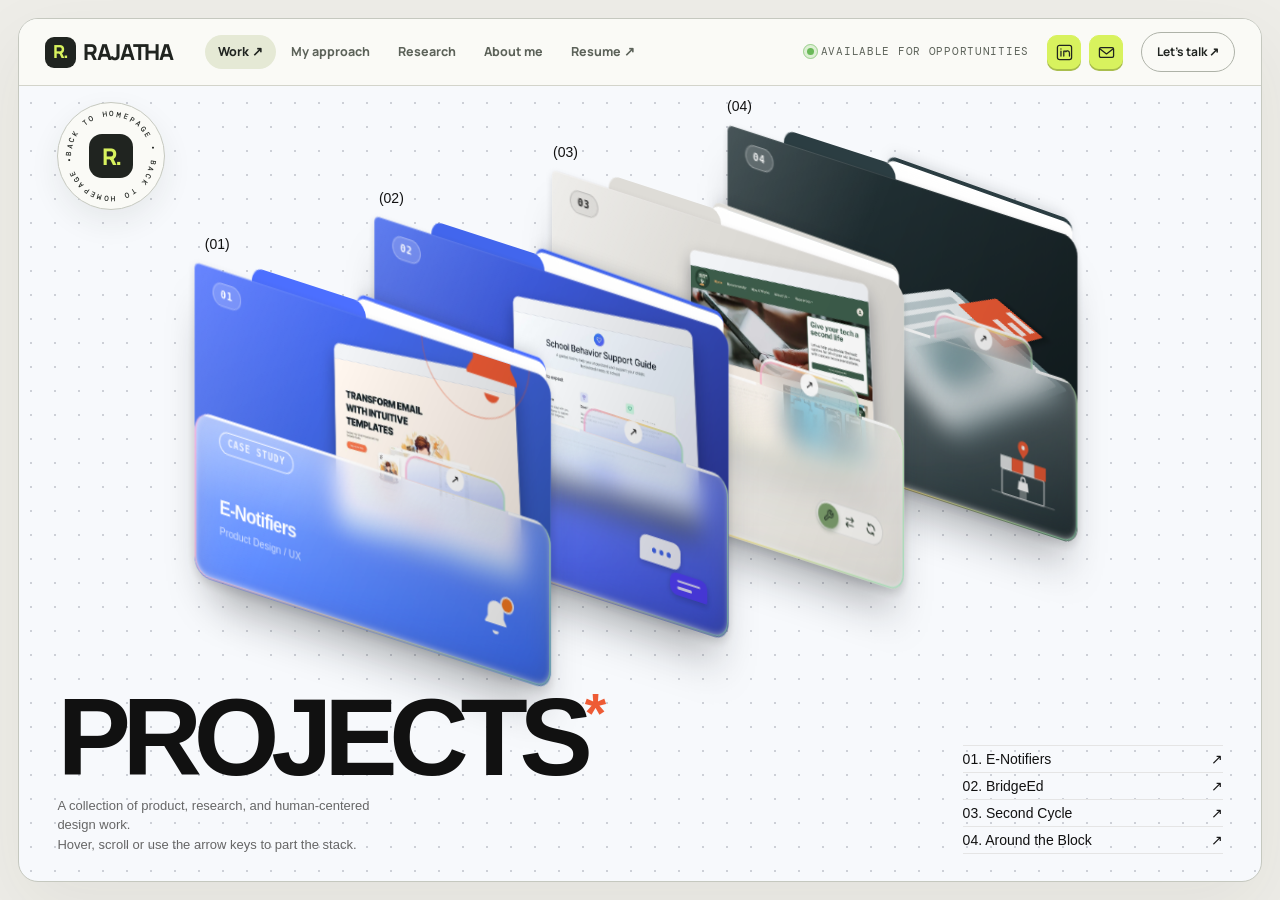
<file: work.html>
<!doctype html>
<html lang="en">
<head>
<meta charset="utf-8">
<meta name="viewport" content="width=device-width,initial-scale=1,viewport-fit=cover">
<title>Rajatha Rao V — Design Archive</title>
<meta name="description" content="Portfolio of Rajatha Rao V, Product Designer and UX Designer.">
<script>(()=>{const u=navigator.userAgent,wk=/AppleWebKit/.test(u)&&!/Chrome|Chromium|Edg|OPR|Android/.test(u)||/CriOS|FxiOS|EdgiOS/.test(u);if(wk)document.documentElement.classList.add("sx-safari")})()</script>
<style>
:root{--ink:#111;--ink2:#666;--paper:#fafaf8;--line:#e5e5e5;--accent:#ee5b35;--ease:cubic-bezier(.2,.8,.2,1);
--w:min(calc((100vh - 290px)*.78),34vw);--h:calc(var(--w)*.7);--sk:18deg;--sx:.8;--rw:calc(var(--w)*var(--sx));--ch:calc(var(--w)*(.7 + var(--sx)*.325))}
*{box-sizing:border-box}
html,body{margin:0;height:100%;background:var(--paper);color:var(--ink);font-family:"Inter","Helvetica Neue",Helvetica,Arial,sans-serif;-webkit-font-smoothing:antialiased}
html{background:#F7F9FC}body{overflow:hidden;background-color:#F7F9FC;background-image:radial-gradient(#cdd0d7 .8px,transparent .8px);background-size:24px 24px}
button{font:inherit;color:inherit;cursor:pointer}
:focus-visible{outline:2px solid var(--accent);outline-offset:4px}
main{height:calc(100dvh - var(--sx-h,67px) - 38px);min-height:600px;display:grid;grid-template-rows:1fr auto;padding:0 3vw env(safe-area-inset-bottom);position:relative;overflow:hidden}

header{display:flex;justify-content:space-between;align-items:baseline;padding:calc(22px + env(safe-area-inset-top)) 0 0;font-size:13px;z-index:30}
.brand{font-weight:700;letter-spacing:-.03em;font-size:17px}
.brand span{font-weight:400;color:var(--ink2)}
nav{display:flex;gap:26px}
nav button,.idx button{background:none;border:0;padding:2px 0;position:relative}
nav button:after{content:"";position:absolute;left:0;right:0;bottom:-2px;height:1px;background:currentColor;transform:scaleX(0);transform-origin:left;transition:transform .35s var(--ease)}
nav button:hover:after,nav button[aria-current=true]:after{transform:scaleX(1)}

/* stage + cards */
.stage{position:relative;perspective:1700px;perspective-origin:50% 40%;margin:40px 0 0}
.rig{position:absolute;top:0;bottom:0;left:50%;width:calc(var(--rw)*(1 + .5*var(--m,4)));margin-left:calc(var(--rw)*(1 + .5*var(--m,4))*-.5);transform-style:preserve-3d;transform:rotateY(calc(var(--mx,0)*2deg)) rotateX(calc(var(--my,0)*-1.5deg));transition:transform .5s var(--ease)}
.card{--ky:calc(1 - var(--i)/var(--m,4));--d:calc(var(--m,4) + 1 - var(--i));position:absolute;width:var(--w);height:var(--h);left:calc(var(--rw)*.5*var(--i));top:calc((100% - var(--ch))*var(--ky));transform-origin:0 0;border:0;padding:0;background:none;text-align:left;transform-style:preserve-3d;transform:translate3d(calc(var(--mx,0)*var(--d)*-7px + var(--ox,0px)),calc(var(--my,0)*var(--d)*-4px + var(--oy,0px)),calc(var(--d)*10px)) skewY(var(--sk)) scaleX(var(--sx));transition:transform .7s var(--ease),opacity .5s,filter .5s}
.tag{position:absolute;left:calc(var(--rw)*.5*var(--i));top:calc((100% - var(--ch))*(1 - var(--i)/var(--m,4)) - 28px);font-size:14px;font-weight:500;transition:opacity .4s}
.slab{position:absolute;inset:0;background:#c9c8c2;transform:translate(-3px,7px);box-shadow:-14px 22px 30px rgba(0,0,0,.16),-3px 5px 6px rgba(0,0,0,.14);transition:box-shadow .6s var(--ease)}
.face{position:absolute;inset:0;overflow:hidden;border-radius:2px;color:#fff;container-type:size;perspective:700px;box-shadow:inset 0 0 0 1px rgba(255,255,255,.08)}
.face:after{content:"";position:absolute;inset:0;background:linear-gradient(115deg,rgba(255,255,255,.16),transparent 35%,rgba(0,0,0,.2));pointer-events:none;z-index:3}
.light .face{color:#111}
.light .face:after{background:linear-gradient(115deg,rgba(255,255,255,.5),transparent 35%,rgba(0,0,0,.08))}
.lbl{position:absolute;left:7%;right:50%;bottom:8%;z-index:4}
.lbl b{display:block;font-size:clamp(16px,1.6vw,26px);letter-spacing:-.045em;line-height:1}
.lbl i{display:block;font-style:normal;font-size:11px;margin-top:6px;opacity:.75}
.lbl em{font-style:normal;font-size:11px;position:absolute;right:0;top:0;opacity:0;transform:translateY(4px);transition:.4s var(--ease)}
.card:hover,.card:focus-visible,.card.hl{z-index:5;transform:translate3d(0,-10px,80px) skewY(var(--sk)) scaleX(var(--sx)) scale(1.04);outline:none}
.card:focus-visible .face{outline:2px solid var(--accent);outline-offset:4px}
.card:hover .slab,.card.hl .slab{box-shadow:-28px 42px 58px rgba(0,0,0,.24),-6px 8px 12px rgba(0,0,0,.18)}
.card:hover .lbl em,.card.hl .lbl em{opacity:1;transform:none}
.stage.has-hl .card:not(.hl){opacity:.5;filter:saturate(.6)}
.stage.focus .card{pointer-events:none;opacity:0}
.stage.focus .card.on{opacity:1;z-index:8;transform:translate3d(var(--fx),var(--fy),120px) scale(1.1)}
.stage.focus .tag{opacity:0}
.stage.focus .card:not(.on) *{animation-play-state:paused}

/* ===== animated 3D scenes (sizes in cqw so they scale with the card) ===== */
.scene{position:absolute;inset:0;transform-style:preserve-3d;transform:rotateY(calc(var(--px,0)*10deg)) rotateX(calc(var(--py,0)*-10deg));transition:transform .4s var(--ease)}
.scene *{position:absolute;transform-style:preserve-3d}
.fit{left:30cqw;top:-1cqw;width:100cqw;height:140cqw;transform-origin:0 0;transform:scale(.66)}
.bg-fs{background:linear-gradient(150deg,#2a2f33,#090a0b)}
.bg-en{background:linear-gradient(150deg,#4C6FFF,#2F56B1)}
.bg-sc{background:#dedcd7}.bg-be{background:linear-gradient(150deg,#4266ed,#2a2f8f)}
.bg-crm{background:linear-gradient(150deg,#26363a,#0e171a)}
.bg-cs{background:#efe8dc}
@keyframes bob{0%,100%{translate:0 0}50%{translate:0 -3cqw}}
@keyframes sway{from{transform:rotateY(-26deg) rotateX(8deg) rotateZ(-5deg)}to{transform:rotateY(-6deg) rotateX(4deg) rotateZ(-2deg)}}
@keyframes grow{0%,100%{transform:scaleY(.35)}50%{transform:scaleY(1)}}
@keyframes draw{0%{stroke-dashoffset:200}60%,100%{stroke-dashoffset:0}}
@keyframes spin{to{transform:rotateY(360deg)}}
@keyframes ringspin{to{transform:rotateX(72deg) rotateZ(360deg)}}
@keyframes pop{0%{opacity:0;translate:0 8cqw -14cqw}14%,72%{opacity:1;translate:0 0 0}90%,100%{opacity:0;translate:0 -4cqw 6cqw}}
@keyframes ring{from{transform:scale(.4);opacity:.7}to{transform:scale(1.5);opacity:0}}
@keyframes ringle{0%,100%{rotate:-14deg}50%{rotate:14deg}}
@keyframes breathe{0%,100%{transform:scale(.88)}50%{transform:scale(1.1)}}
@keyframes shade{0%,100%{transform:scale(.8);opacity:.5}50%{transform:scale(1.1);opacity:.25}}
@keyframes slide{0%,100%{translate:0 0}50%{translate:4cqw 0}}

/* Firstock: swaying phone with live chart */
.fs-p{left:26cqw;top:16cqw;width:50cqw;height:96cqw;border-radius:6cqw;background:#0e1114;border:.6cqw solid #3a4249;animation:sway 7s ease-in-out infinite alternate;box-shadow:0 6cqw 8cqw rgba(0,0,0,.5)}
.fs-g{left:26cqw;top:16cqw;width:50cqw;height:96cqw;border-radius:6cqw;background:#1a2026;transform:translateZ(-10cqw) rotateY(-20deg);opacity:.7}
.fs-h{left:5cqw;top:6cqw;width:20cqw;height:2cqw;border-radius:1cqw;background:#59636b}
.fs-v{left:5cqw;top:11cqw;width:34cqw;height:5cqw;border-radius:1cqw;background:#e9ecee}
.fs-bars{left:5cqw;top:52cqw;width:38cqw;height:24cqw;display:flex;gap:1.6cqw;align-items:flex-end}
.fs-bars i{position:relative;flex:1;background:#4fd18b;border-radius:.6cqw;transform-origin:bottom;animation:grow 3.2s ease-in-out infinite;height:100%;opacity:.85}
.fs-bars i:nth-child(1){height:40%}.fs-bars i:nth-child(2){height:62%;animation-delay:.2s}.fs-bars i:nth-child(3){height:48%;animation-delay:.4s}.fs-bars i:nth-child(4){height:80%;animation-delay:.6s}.fs-bars i:nth-child(5){height:66%;animation-delay:.8s}.fs-bars i:nth-child(6){height:96%;animation-delay:1s}
.fs-l{left:3cqw;top:20cqw;width:44cqw;height:28cqw;overflow:visible}
.fs-l path{stroke-dasharray:200;animation:draw 4s ease-in-out infinite}
.fs-b{left:5cqw;top:82cqw;width:40cqw;height:8cqw;border-radius:1.4cqw;background:#4fd18b}
.fs-c{left:60cqw;top:24cqw;width:16cqw;height:16cqw;border-radius:50%;background:radial-gradient(circle at 35% 30%,#7af0b2,#2b9c63);transform:translateZ(22cqw);animation:bob 4s ease-in-out infinite;box-shadow:0 3cqw 4cqw rgba(0,0,0,.45)}

/* E-Notifiers: notifications arriving in depth */
.en-n{left:12cqw;width:70cqw;height:19cqw;border-radius:2.4cqw;background:rgba(255,255,255,.1);border:.3cqw solid rgba(255,255,255,.2);backdrop-filter:blur(2px);animation:pop 6s ease-in-out infinite;opacity:0}
.en-n:before{content:"";position:absolute;left:3cqw;top:5cqw;width:9cqw;height:9cqw;border-radius:2cqw;background:var(--accent)}
.en-n:after{content:"";position:absolute;left:16cqw;top:5.6cqw;width:42cqw;height:2.4cqw;border-radius:1cqw;background:#e8ebf5;box-shadow:0 5cqw 0 -.4cqw rgba(232,235,245,.4)}
.en-1{top:20cqw;transform:translateZ(30cqw)}.en-2{top:44cqw;animation-delay:1.5s;transform:translateZ(12cqw)}.en-3{top:68cqw;animation-delay:3s;transform:translateZ(-4cqw)}
.en-bell{left:56cqw;top:4cqw;width:24cqw;height:24cqw;transform-origin:50% 8%;animation:ringle 2.4s ease-in-out infinite;z-index:2;transform:translateZ(40cqw)}
.en-r{left:46cqw;top:-6cqw;width:36cqw;height:36cqw;border-radius:50%;border:.5cqw solid var(--accent);animation:ring 2.4s ease-out infinite;transform:translateZ(36cqw)}

/* Second Cycle: rotating device inside a lifecycle ring */
.sc-o{left:0;top:0;width:100%;height:100%;animation:spin 16s linear infinite}
.sc-ph{left:36cqw;top:20cqw;width:28cqw;height:56cqw;border-radius:4cqw;background:#f4f3ef;border:.5cqw solid #a9a8a2;box-shadow:0 0 0 .5cqw #cfcdc6}
.sc-ph:before{content:"";position:absolute;left:3cqw;top:3cqw;right:3cqw;bottom:14cqw;border-radius:2cqw;background:#cfcdc6}
.sc-bk{left:36cqw;top:20cqw;width:28cqw;height:56cqw;border-radius:4cqw;background:#bdbbb4;transform:translateZ(-2cqw)}
.sc-ring{left:14cqw;top:24cqw;width:72cqw;height:72cqw;border-radius:50%;border:2cqw solid #7a9b6b;border-top-color:transparent;transform:rotateX(72deg);animation:ringspin 9s linear infinite}
.sc-leaf{left:44cqw;top:50cqw;width:12cqw;height:12cqw;border-radius:0 100% 0 100%;background:#7a9b6b;transform:translateZ(3cqw) rotate(-20deg);animation:bob 4s ease-in-out infinite}
.sc-sh{left:26cqw;top:84cqw;width:48cqw;height:8cqw;border-radius:50%;background:#000;opacity:.2;filter:blur(2cqw);transform:rotateX(90deg)}

/* Admin CRM: isometric dashboard layers */
.crm-b{left:18cqw;top:20cqw;width:64cqw;height:64cqw;transform:rotateX(58deg) rotateZ(-38deg);transform-style:preserve-3d}
.crm-t{inset:0;background:#e9eef0;border-radius:1.5cqw;box-shadow:3cqw 3cqw 0 #6f8a90}
.crm-r{left:5cqw;right:5cqw;height:5cqw;border-radius:1cqw;background:#b9c7cb;transform:translateZ(1px);animation:slide 4s ease-in-out infinite}
.crm-r:nth-child(2){top:6cqw}.crm-r:nth-child(3){top:14cqw;animation-delay:.3s;width:70%}.crm-r:nth-child(4){top:22cqw;animation-delay:.6s}.crm-r:nth-child(5){top:30cqw;animation-delay:.9s;width:60%}
.crm-c{left:6cqw;top:40cqw;width:24cqw;height:18cqw;background:#33565d;border-radius:1cqw;transform:translateZ(8cqw);animation:bob 5s ease-in-out infinite;box-shadow:2cqw 2cqw 3cqw rgba(0,0,0,.3)}
.crm-d{left:34cqw;top:34cqw;width:24cqw;height:24cqw;background:var(--accent);border-radius:1cqw;transform:translateZ(16cqw);animation:bob 5s ease-in-out infinite .8s;box-shadow:2cqw 2cqw 3cqw rgba(0,0,0,.3)}
.crm-d i{position:absolute;bottom:3cqw;width:3.2cqw;background:#fff;opacity:.9;transform-origin:bottom;animation:grow 3s ease-in-out infinite}
.crm-d i:nth-child(1){left:3cqw;height:8cqw}.crm-d i:nth-child(2){left:8.5cqw;height:14cqw;animation-delay:.3s}.crm-d i:nth-child(3){left:14cqw;height:10cqw;animation-delay:.6s}.crm-d i:nth-child(4){left:19.5cqw;height:17cqw;animation-delay:.9s}

/* CalmSpace: breathing sphere */
.cs-ar{left:20cqw;top:34cqw;width:60cqw;height:52cqw;border-radius:30cqw 30cqw 0 0;background:#e3d6c1}
.cs-ar2{left:32cqw;top:44cqw;width:36cqw;height:42cqw;border-radius:18cqw 18cqw 0 0;background:#f6efe3;transform:translateZ(2cqw)}
.cs-s{left:50cqw;top:14cqw;width:32cqw;height:32cqw;border-radius:50%;background:radial-gradient(circle at 35% 30%,#fffaf0,#d9c9ae 70%);animation:breathe 5s ease-in-out infinite;transform:translateZ(16cqw);box-shadow:0 4cqw 6cqw rgba(138,118,88,.35)}
.cs-h{left:42cqw;top:6cqw;width:48cqw;height:48cqw;border-radius:50%;border:.4cqw solid #b9a37f;animation:ring 5s ease-out infinite;transform:translateZ(12cqw)}
.cs-h.b{animation-delay:2.5s}
.cs-sh{left:50cqw;top:84cqw;width:30cqw;height:5cqw;border-radius:50%;background:#8a7658;filter:blur(2cqw);animation:shade 5s ease-in-out infinite}
.cs-p{left:12cqw;top:70cqw;width:14cqw;height:14cqw;border-radius:50%;background:#c9b595;transform:translateZ(8cqw);animation:bob 6s ease-in-out infinite}

/* bottom */
.bottom{display:flex;justify-content:space-between;align-items:flex-end;gap:24px;padding:12px 0 3vh;z-index:20}
h1{margin:0;font-size:clamp(48px,8.6vw,150px);font-weight:800;letter-spacing:-.075em;line-height:.8}
h1 sup{font-size:.5em;color:var(--accent);vertical-align:top;position:relative;top:-.05em;letter-spacing:0}
.stmt{margin:14px 0 0;max-width:330px;font-size:13px;line-height:1.5;color:var(--ink2)}
.idx{display:flex;flex-direction:column;min-width:260px;font-size:14px}
.idx button{display:flex;justify-content:space-between;width:100%;text-align:left;border-top:1px solid var(--line);padding:5px 0;transition:padding .35s var(--ease),color .3s}
.idx button:last-child{border-bottom:1px solid var(--line)}
.idx button.res{margin-top:8px;border-top:1px solid var(--ink)}
.idx button:hover,.idx button.hl{padding-left:10px;color:var(--accent)}

/* panels */
.panel{position:fixed;top:0;right:0;bottom:0;width:min(440px,38vw);background:var(--paper);z-index:40;padding:calc(90px + env(safe-area-inset-top)) 3vw 40px 40px;border-left:1px solid var(--line);transform:translateX(100%);visibility:hidden;transition:transform .7s var(--ease),visibility 0s .7s;display:flex;flex-direction:column}
.panel.open{transform:none;visibility:visible;transition:transform .7s var(--ease)}
.panel small{color:var(--ink2);font-size:13px}
.panel h2{font-size:clamp(36px,4.4vw,68px);letter-spacing:-.065em;line-height:.92;margin:14px 0 20px}
.panel p{line-height:1.6;font-size:15px;max-width:380px;margin:0 0 14px}
.panel .note{font-size:12px;color:var(--ink2);border-top:1px solid var(--line);padding-top:14px;margin-top:auto}
.btn{align-self:flex-start;background:none;border:0;border-bottom:1px solid;padding:0 0 4px;margin-top:14px}
.overlay{position:fixed;inset:0;background:rgba(250,250,248,.86);backdrop-filter:blur(14px);z-index:50;display:none;align-items:center;justify-content:center;padding:24px}
.overlay.open{display:flex;animation:fade .4s var(--ease)}
@keyframes fade{from{opacity:0}}
.dialog{position:relative;background:var(--paper);width:min(720px,100%);max-height:90dvh;overflow:auto;padding:clamp(26px,5vw,56px);border:1px solid var(--line);box-shadow:0 30px 90px rgba(0,0,0,.14)}
.dialog h2{font-size:clamp(38px,6vw,76px);letter-spacing:-.07em;line-height:.92;margin:0 0 20px}
.dialog p{line-height:1.6;max-width:520px;margin:0 0 12px}
.dialog small{color:var(--ink2)}
.close{position:absolute;right:16px;top:12px;background:none;border:0;font-size:28px;line-height:1;padding:6px 10px}
.list button,.list div{display:flex;width:100%;justify-content:space-between;gap:16px;background:none;border:0;border-top:1px solid var(--line);padding:14px 0;font-size:19px;letter-spacing:-.03em;text-align:left}
.list small{align-self:center;text-align:right;letter-spacing:0;font-size:12px}
.list button:hover{color:var(--accent)}
.ph{border-bottom:1px dashed var(--ink2)}

.wipe{position:fixed;inset:0;z-index:100;background:#4C6FFF;color:#fff;display:grid;place-items:center;font-size:clamp(44px,9vw,130px);font-weight:800;letter-spacing:-.07em;pointer-events:none}.wipe.back{background:#4C6FFF}.wipe span{opacity:0}.wipe i{font-style:normal;color:var(--accent)}
@media (max-width:900px){
 body{overflow:auto}
 main{height:auto;min-height:100dvh;overflow:visible;display:block;padding:0 20px env(safe-area-inset-bottom)}
 header{flex-wrap:wrap;gap:14px 0}
 nav{order:3;width:100%;gap:0;justify-content:space-between;border-top:1px solid var(--line);margin-top:6px;overflow-x:auto}
 nav button{padding:14px 6px;min-height:44px;font-size:13px;white-space:nowrap}
 .stage{perspective:none;margin:28px 0 0}
 .rig{position:static;width:auto;margin:0;transform:none;display:grid;grid-template-columns:1fr;gap:22px}
 .tag{display:none}
 .card{position:relative;left:auto;top:auto;width:100%;height:auto;aspect-ratio:10/7;transform:none!important;--d:0}
 .slab{transform:none;inset:6px -6px -6px 6px;z-index:-1}
 .card:hover,.card.hl{transform:translateY(-4px)!important}
 .stage.focus .card{opacity:1;pointer-events:auto}
 .bottom{flex-direction:column;align-items:stretch;padding:48px 0 40px}
 h1{font-size:clamp(52px,15vw,120px)}
 .idx{min-width:0}.idx button{padding:14px 0;min-height:48px}
 .panel{width:100%;top:auto;height:82dvh;border-left:0;border-top:1px solid var(--line);padding:32px 24px calc(32px + env(safe-area-inset-bottom));transform:translateY(100%);overflow:auto}
 .panel.open{transform:none}
}
@media (max-width:520px){.lbl{right:36%}}
@media (max-height:720px) and (min-width:901px){.stmt{display:none}}

/* ===== frosted-glass folder cards (original design) ===== */
.sheet{position:absolute;left:44%;right:3%;top:-22px;bottom:12%;border-radius:12px 12px 0 0;background:repeating-linear-gradient(180deg,transparent 0 11px,rgba(60,70,80,.1) 11px 12px) 14px 18px/calc(100% - 28px) 100% no-repeat,linear-gradient(#fff,#f1f2ee);border-top:4px solid var(--fc);box-shadow:0 -6px 18px -8px rgba(20,24,30,.25);transform:rotate(1.4deg);transform-origin:0 100%;transition:transform .6s var(--ease)}
.card:hover .sheet,.card.hl .sheet{transform:translateY(-14px) rotate(2.4deg)}
.slab{inset:auto;left:16%;top:-14px;width:32%;height:20px;border-radius:14px 14px 0 0;background:var(--fc);transform:none;box-shadow:none;z-index:0}
.card:hover .slab,.card.hl .slab{box-shadow:none}
.face{border-radius:6px 18px 18px 18px;box-shadow:0 34px 46px -18px rgba(20,24,30,.38),0 4px 10px rgba(20,24,30,.14),inset 0 0 0 1px rgba(255,255,255,.1)}
.card:hover .face,.card.hl .face{box-shadow:0 50px 70px -20px rgba(20,24,30,.5),0 6px 14px rgba(20,24,30,.18),inset 0 0 0 1px rgba(255,255,255,.16)}
.no{position:absolute;left:5cqw;top:4cqh;z-index:4;font:600 11px/1 ui-monospace,Menlo,monospace;letter-spacing:.08em;padding:5px 9px;border-radius:99px;background:rgba(255,255,255,.18);border:1px solid rgba(255,255,255,.35);backdrop-filter:blur(8px);-webkit-backdrop-filter:blur(8px)}
.light .no{background:rgba(0,0,0,.06);border-color:rgba(0,0,0,.16)}
/* the glass front panel: body + rounded tab, slides down on hover to open the folder */
.glass{position:absolute;left:0;right:0;bottom:0;height:62%;z-index:2;transition:transform .75s var(--ease)}
.card:hover .glass,.card.hl .glass{transform:translateY(17%)}
.gb,.gt{position:absolute;-webkit-backdrop-filter:blur(24px) saturate(1.8) brightness(1.08);backdrop-filter:blur(24px) saturate(1.8) brightness(1.08);background:linear-gradient(165deg,rgba(255,255,255,.46),color-mix(in srgb,var(--fc) 36%,rgba(255,255,255,.1)));transition:backdrop-filter .7s var(--ease),-webkit-backdrop-filter .7s var(--ease)}
.card:hover .gb,.card:hover .gt,.card.hl .gb,.card.hl .gt{-webkit-backdrop-filter:blur(9px) saturate(1.4);backdrop-filter:blur(9px) saturate(1.4)}
.gb{left:0;right:0;bottom:0;top:15%;border-radius:20px 20px 18px 18px;
 background-image:
  linear-gradient(rgba(255,255,255,.95),rgba(255,255,255,.95)),
  linear-gradient(rgba(255,255,255,.95),rgba(255,255,255,.95)),
  radial-gradient(120% 90% at var(--gx,20%) 0,rgba(255,255,255,.3),transparent 60%),
  linear-gradient(165deg,rgba(255,255,255,.46),color-mix(in srgb,var(--fc) 36%,rgba(255,255,255,.1)));
 background-position:left 0 top 0,right 0 top 0,0 0,0 0;
 background-size:58% 3px,12% 3px,100% 100%,100% 100%;background-repeat:no-repeat;
 box-shadow:inset 0 -5px 7px -3px rgba(255,255,255,.7),inset 4px 0 6px -3px rgba(255,255,255,.6),inset -4px 0 6px -3px rgba(255,255,255,.4),0 18px 24px -14px rgba(0,0,0,.35)}
.gt{left:59%;width:28%;top:0;height:calc(15% + 1px);border-radius:16px 16px 0 0;border-top:3px solid rgba(255,255,255,.95);box-shadow:inset 3px 0 5px -3px rgba(255,255,255,.6),inset -3px 0 5px -3px rgba(255,255,255,.4)}
/* soft iridescent edge */
.gb:before,.gt:before{content:"";position:absolute;inset:0;border-radius:inherit;pointer-events:none;opacity:.7;background:linear-gradient(115deg,#ff9bd6,#ffd86e,#80f3cf,#8aa9ff,#d99cff,#ff9bd6) 0 0/300% 100%;-webkit-mask:linear-gradient(#000 0 0) content-box,linear-gradient(#000 0 0);-webkit-mask-composite:xor;mask:linear-gradient(#000 0 0) content-box exclude,linear-gradient(#000 0 0);transition:background-position 1.2s var(--ease)}
.gb:before{padding:0 2px 2px}
.gt:before{padding:2px 2px 0}
.card:hover .gb:before,.card:hover .gt:before,.card.hl .gb:before,.card.hl .gt:before{background-position:100% 0}
.glass .lbl{left:7%;right:30%;bottom:24%}
.glass .lbl em{display:none}
.kind{position:absolute;left:7%;top:calc(15% + 12px);font:600 10px/1 ui-monospace,Menlo,monospace;letter-spacing:.1em;text-transform:uppercase;padding:5px 9px;border-radius:99px;border:1px solid currentColor;opacity:.85}
.go{position:absolute;left:calc(73% - 11px);top:calc(4.6cqh - 11px);width:22px;height:22px;border-radius:50%;display:grid;place-items:center;font-size:12px;line-height:1;background:rgba(255,255,255,.95);color:#111;transition:transform .4s var(--ease),background .3s}
.card:hover .go,.card.hl .go{background:var(--accent);transform:rotate(45deg) scale(1.15)}
@media (max-width:900px){.slab{inset:auto;left:16%;top:-14px;width:32%;height:20px;z-index:0}.sheet{top:-18px}}
@media (min-width:600px) and (max-width:900px){.rig{grid-template-columns:repeat(2,minmax(0,1fr));gap:34px 22px}.card{aspect-ratio:10/8}.glass .lbl b{font-size:clamp(15px,2.4vw,20px)}}
/* design screen peeking out of the folder */
.shot{left:14cqw;top:12cqw;width:72cqw;height:62cqw;border-radius:2.4cqw;background:#fff;overflow:hidden;box-shadow:0 3.4cqw 6.5cqw rgba(10,14,30,.38),0 0 0 .35cqw rgba(255,255,255,.55);transform:translateZ(46px) rotateY(-12deg) rotateX(4deg) rotate(-2.5deg);animation:shotFloat 6s ease-in-out infinite}
.shot-bar{left:0;top:0;right:0;height:5.2cqw;background:#f2f4f7;border-bottom:1px solid #e1e5ec}
.shot-bar:before{content:"";left:2.2cqw;top:1.8cqw;width:1.5cqw;height:1.5cqw;border-radius:50%;background:#ff6159;box-shadow:2.4cqw 0 #ffbd2e,4.8cqw 0 #28c941}
.shot img{position:absolute;left:0;top:5.2cqw;width:100%;height:calc(100% - 5.2cqw);object-fit:cover;object-position:top center;display:block}
@keyframes shotFloat{0%,100%{translate:0 0}50%{translate:0 -1.2cqw}}
@media (prefers-reduced-motion:reduce){*,*:before,*:after{transition-duration:.01ms!important;animation:none!important}.rig,.scene{transform:none!important}}

/* ---- button interactions ---- */
.btn,.cta,.top a,.backtop,[role=tab],.secnav a,.close,.list button{transition:translate .35s cubic-bezier(.2,.8,.2,1),scale .2s,transform .35s cubic-bezier(.2,.8,.2,1),box-shadow .35s,background-color .3s,color .3s,border-color .3s,padding .35s cubic-bezier(.2,.8,.2,1)}
:is(button,a.cta,.top a):active{scale:.95}
.cta:hover,.top a:hover,.backtop:hover{transform:translateY(-2px);box-shadow:0 10px 24px rgba(22,25,44,.16)}
.cta:hover{background:var(--accent)}
.top a:hover,.backtop:hover{border-color:var(--accent);color:var(--accent)}
[role=tab]:hover{transform:translateY(-1px)}
.secnav a:hover:not(.on){background:#E4ECF7;color:#16192C}
.close:hover{transform:rotate(90deg);color:var(--accent)}
.btn:before{content:"\2190";display:inline-block;margin-right:7px;transition:transform .35s cubic-bezier(.2,.8,.2,1)}
.btn:hover{color:var(--accent)}.btn:hover:before{transform:translateX(-5px)}
.idx button span:last-child{transition:transform .35s cubic-bezier(.2,.8,.2,1)}
.idx button:hover span:last-child,.idx button.hl span:last-child{transform:translate(4px,-4px)}
.list button:hover{padding-left:10px}
.ripple{position:absolute;border-radius:50%;background:currentColor;opacity:.22;transform:scale(0);animation:rp .65s ease-out forwards;pointer-events:none}
@keyframes rp{to{transform:scale(1);opacity:0}}
.mag{translate:var(--tx,0px) var(--ty,0px)}
@media(prefers-reduced-motion:reduce){.ripple{display:none}.btn,.cta,.top a,.backtop,[role=tab],.close{transition:none}.mag{translate:none}}
@media(min-width:901px){body.inner .panel{top:calc(var(--sx-h,67px) + 19px);padding-top:36px}}
.overlay{z-index:70}

/* ---- creative "back to homepage" orb ---- */
.homeorb{position:absolute;left:3vw;top:16px;width:108px;height:108px;border-radius:50%;background:#fafaf6;border:1px solid #c5c8bf;display:grid;place-items:center;text-decoration:none;color:#202420;z-index:25;box-shadow:0 12px 30px #292e2414;transition:background-color .35s,transform .5s cubic-bezier(.2,.8,.2,1),box-shadow .35s,translate .3s cubic-bezier(.2,.8,.2,1),scale .15s}
.homeorb svg{position:absolute;inset:0;width:100%;height:100%;animation:orbspin 16s linear infinite}
.homeorb text{font:500 8.4px 'DM Mono',monospace;fill:currentColor}
.orb-core{position:relative;display:grid;place-items:center;width:44px;height:44px;border-radius:13px;background:#202420;color:#d8f25e;font:800 23px Manrope,sans-serif;letter-spacing:-.06em;transition:transform .5s cubic-bezier(.2,.8,.2,1),background-color .3s}
.orb-core:after{content:"\2190";position:absolute;inset:0;display:grid;place-items:center;border-radius:13px;background:#d8f25e;color:#202420;font:700 22px Manrope,sans-serif;opacity:0;transform:translateX(14px);transition:opacity .3s,transform .45s cubic-bezier(.2,.8,.2,1)}
.homeorb:hover{background:#d8f25e;transform:scale(1.07);box-shadow:0 20px 44px #292e2428}
.homeorb:hover svg{animation-duration:4s}
.homeorb:hover .orb-core{background:#202420;transform:rotate(-8deg) scale(1.12)}
.homeorb:hover .orb-core:after{opacity:1;transform:none;background:#202420;color:#d8f25e}
.homeorb:active{scale:.93}
@keyframes orbspin{to{transform:rotate(360deg)}}
@media(max-width:900px){.homeorb{position:relative;left:auto;top:auto;margin:16px 0 0 18px;width:88px;height:88px}.homeorb text{font-size:8px}.orb-core{width:38px;height:38px;font-size:20px}}
@media(prefers-reduced-motion:reduce){.homeorb svg{animation:none}}
</style>
<link rel="stylesheet" href="assets/site.css">
<style id="sx-smooth">
/* cards: no looping animations (static resting poses) */
.fit *,.fit *:before,.fit *:after{animation:none!important}
.fs-p{transform:rotateY(-16deg) rotateX(6deg) rotateZ(-3deg)}
.fs-bars i,.crm-d i{transform:scaleY(.72)}
.en-r{opacity:.35}.cs-h{opacity:.4}.cs-sh{opacity:.35}
/* smoother hover: one easing, GPU-friendly properties only */
:root{--soft:cubic-bezier(.22,.61,.36,1);--snap:cubic-bezier(.16,1,.3,1)}
.card{will-change:transform;transition:transform .5s var(--snap),opacity .3s var(--soft)}
.stage.has-hl .card:not(.hl){opacity:.55;filter:none}
.sheet{will-change:transform;transition:transform .55s var(--snap)}
.glass{will-change:transform;transition:transform .6s var(--snap)}
.scene{transition:transform .5s var(--snap)}
.go{transition:transform .5s var(--soft),background .4s var(--soft)}
.lbl em{transition:opacity .5s var(--soft),transform .5s var(--soft)}
/* constant blur (animating backdrop-filter stutters) */
.gb,.gt,.card:hover .gb,.card:hover .gt,.card.hl .gb,.card.hl .gt{-webkit-backdrop-filter:blur(14px) saturate(1.6) brightness(1.06);backdrop-filter:blur(14px) saturate(1.6) brightness(1.06);transition:none}
.gb:before,.gt:before{transition:background-position 1.4s var(--soft)}
/* shadow strengthens by cross-fading a layer instead of snapping */
.face,.card:hover .face,.card.hl .face{box-shadow:0 34px 46px -18px rgba(20,24,30,.38),0 4px 10px rgba(20,24,30,.14),inset 0 0 0 1px rgba(255,255,255,.1)}
.card:before{content:"";position:absolute;inset:0;border-radius:6px 18px 18px 18px;box-shadow:0 50px 70px -20px rgba(20,24,30,.5),0 6px 14px rgba(20,24,30,.18);opacity:0;transform:translateZ(-2px);transition:opacity .6s var(--soft);pointer-events:none}
.card:hover:before,.card.hl:before{opacity:1}
@media(prefers-reduced-motion:reduce){.card,.sheet,.glass,.card:before{transition-duration:.01ms!important}}
</style>
<style id="sx-micro">
/* micro animations in the free bottom-right corner of each card (all different) */
.mi{position:absolute;right:6%;bottom:13%;width:19cqw;height:13cqw;z-index:3;pointer-events:none;display:block}
.mi i,.mi s,.mi svg{position:absolute;display:block;text-decoration:none}
/* E-Notifiers: ringing bell + notification pop */
.mi-en .b{left:50%;top:2cqw;width:9cqw;height:9cqw;margin-left:-4.5cqw;fill:currentColor;transform-origin:50% 12%;animation:miRing 3.4s ease-in-out infinite}
.mi-en .dot{left:calc(50% + 1.6cqw);top:1.4cqw;width:3cqw;height:3cqw;border-radius:50%;background:#F57920;box-shadow:0 0 0 .45cqw rgba(255,255,255,.9);animation:miPop 3.4s ease-in-out infinite}
.mi-en .rg{left:50%;top:6.5cqw;width:9cqw;height:9cqw;margin:-4.5cqw 0 0 -4.5cqw;border-radius:50%;border:.4cqw solid #F57920;opacity:0;animation:miRipple 3.4s ease-out infinite}
@keyframes miRing{0%,38%,100%{transform:rotate(0)}6%{transform:rotate(-16deg)}12%{transform:rotate(13deg)}18%{transform:rotate(-9deg)}24%{transform:rotate(6deg)}30%{transform:rotate(-3deg)}}
@keyframes miPop{0%,4%{transform:scale(0)}12%{transform:scale(1.3)}18%,86%{transform:scale(1)}96%,100%{transform:scale(0)}}
@keyframes miRipple{0%,4%{transform:scale(.5);opacity:.7}40%,100%{transform:scale(1.5);opacity:0}}
/* BridgeEd: a conversation — typing dots, then a reply */
.mi-be .a{left:0;top:.5cqw;width:11.5cqw;height:6cqw;border-radius:2cqw 2cqw 2cqw .5cqw;background:rgba(255,255,255,.92);box-shadow:0 .6cqw 1.4cqw rgba(0,0,0,.18)}
.mi-be .a s{top:2.5cqw;width:1.2cqw;height:1.2cqw;border-radius:50%;background:#4266ed;animation:miDot 1.3s ease-in-out infinite}
.mi-be .a s:nth-child(1){left:3.4cqw}.mi-be .a s:nth-child(2){left:5.4cqw;animation-delay:.16s}.mi-be .a s:nth-child(3){left:7.4cqw;animation-delay:.32s}
.mi-be .b{right:0;top:7cqw;width:10.5cqw;height:5cqw;border-radius:2cqw 2cqw .5cqw 2cqw;background:#5442ff;box-shadow:0 .6cqw 1.4cqw rgba(0,0,0,.18);animation:miReply 4.2s ease-in-out infinite}
.mi-be .b:before,.mi-be .b:after{content:"";position:absolute;left:2cqw;height:.6cqw;border-radius:1cqw;background:rgba(255,255,255,.85)}
.mi-be .b:before{top:1.5cqw;width:6.5cqw}.mi-be .b:after{top:3cqw;width:4cqw}
@keyframes miDot{0%,60%,100%{transform:translateY(0);opacity:.45}30%{transform:translateY(-1.1cqw);opacity:1}}
@keyframes miReply{0%,18%{opacity:0;transform:translateY(1.4cqw) scale(.9)}32%,82%{opacity:1;transform:none}96%,100%{opacity:0;transform:translateY(-.6cqw)}}
/* Second Cycle: slow recycling loop */
.mi-sc .tr{left:0;right:0;top:3.2cqw;height:7cqw;border-radius:99px;background:rgba(255,255,255,.55);box-shadow:inset 0 0 0 1px rgba(0,0,0,.12)}
.mi-sc .ind{left:.7cqw;top:3.9cqw;width:5.6cqw;height:5.6cqw;border-radius:50%;background:#7a9b6b;box-shadow:0 .5cqw 1.2cqw rgba(60,90,50,.4);animation:miPick 6s cubic-bezier(.6,0,.3,1) infinite}
.mi-sc b{position:absolute;top:3.9cqw;width:5.6cqw;height:5.6cqw;display:grid;place-items:center;color:#2b3a2d;font-weight:400}
.mi-sc b svg{position:static;width:3.1cqw;height:3.1cqw}
.mi-sc .c1{left:.7cqw;animation:miI1 6s linear infinite}.mi-sc .c2{left:6.7cqw;animation:miI2 6s linear infinite}.mi-sc .c3{left:12.7cqw;animation:miI3 6s linear infinite}
@keyframes miPick{0%,18%{transform:translateX(0)}30%,48%{transform:translateX(6cqw)}60%,80%{transform:translateX(12cqw)}94%,100%{transform:translateX(0)}}
@keyframes miI1{0%,17%,94%,100%{color:#fff}23%,88%{color:#2b3a2d}}
@keyframes miI2{0%,19%,56%,100%{color:#2b3a2d}27%,49%{color:#fff}}
@keyframes miI3{0%,53%,90%,100%{color:#2b3a2d}59%,81%{color:#fff}}
/* Firstock: chart line drawing itself */
.mi-fs svg{right:0;bottom:0;width:100%;height:100%;overflow:visible;fill:none}
.mi-fs .base{stroke:currentColor;stroke-width:.8;opacity:.3}
.mi-fs .ln{stroke:#4fd18b;stroke-width:2.4;stroke-linecap:round;stroke-linejoin:round;stroke-dasharray:100;stroke-dashoffset:100;animation:miDraw 4.4s ease-in-out infinite}
.mi-fs .pt{fill:#4fd18b;opacity:0;animation:miEnd 4.4s ease-in-out infinite}
.mi-fs .pr{stroke:#4fd18b;stroke-width:1;opacity:0;transform-origin:58px 3px;animation:miEndRing 4.4s ease-out infinite}
@keyframes miDraw{0%{stroke-dashoffset:100;opacity:1}55%,88%{stroke-dashoffset:0;opacity:1}100%{stroke-dashoffset:0;opacity:0}}
@keyframes miEnd{0%,52%{opacity:0}60%,88%{opacity:1}100%{opacity:0}}
@keyframes miEndRing{0%,54%{transform:scale(1);opacity:0}58%{opacity:.9}86%,100%{transform:scale(3.2);opacity:0}}
/* Around the Block: local shop gets discovered, order placed */
.mi-atb svg{right:0;bottom:0;width:100%;height:100%;overflow:visible}
.mi-atb .gr{stroke:currentColor;stroke-width:1;opacity:.3;fill:none}
.mi-atb .sh{fill:none;stroke:currentColor;stroke-width:1.3;opacity:.8}
.mi-atb .aw rect{fill:currentColor;opacity:.85}.mi-atb .aw rect:nth-child(even){fill:var(--accent,#ff6b45);opacity:1}
.mi-atb .dr{fill:currentColor;opacity:.35}
.mi-atb .rp{fill:none;stroke:var(--accent,#ff6b45);stroke-width:1;opacity:0;transform-box:fill-box;transform-origin:center;animation:miAtbRp 5s ease-out infinite}
.mi-atb .pin{fill:var(--accent,#ff6b45);animation:miAtbPin 5s cubic-bezier(.4,0,.2,1) infinite}
.mi-atb .pc{fill:#fff;animation:miAtbPc 5s linear infinite}
.mi-atb .bag path{fill:#fff;stroke:none}.mi-atb .bag .hd{fill:none;stroke:#fff;stroke-width:1.2;stroke-linecap:round}
.mi-atb .bag{transform-box:fill-box;transform-origin:50% 100%;animation:miAtbBag 5s ease-in-out infinite}
@keyframes miAtbPin{0%{transform:translateY(-22px);opacity:0}8%{opacity:1}26%{transform:translateY(0)}32%{transform:translateY(-3px)}38%,86%{transform:translateY(0);opacity:1}96%,100%{transform:translateY(0);opacity:0}}
@keyframes miAtbPc{0%,6%{opacity:0;transform:translateY(-22px)}8%{opacity:1}26%{transform:translateY(0)}32%{transform:translateY(-3px)}38%,86%{transform:translateY(0);opacity:1}96%,100%{opacity:0}}
@keyframes miAtbRp{0%,26%{transform:scale(.6);opacity:0}30%{opacity:.9}58%,100%{transform:scale(3.4);opacity:0}}
@keyframes miAtbBag{0%,44%{transform:translateY(4px) scale(.3);opacity:0}54%{transform:translateY(-3px) scale(1.1);opacity:1}60%{transform:translateY(-1px) scale(1)}84%{transform:translateY(-5px) scale(1);opacity:1}94%,100%{transform:translateY(-8px) scale(1);opacity:0}}
@media(prefers-reduced-motion:reduce){.mi *{animation:none!important}.mi-fs .ln{stroke-dashoffset:0}.mi-fs .pt{opacity:1}.mi-be .b,.mi-en .dot{opacity:1;transform:none}.mi-atb .rp{opacity:0}}
</style>
<style id="sx-safari">
/* Safari/WebKit trial: flat stacking, no moving hit-areas, no blur inside 3D layers */
html.sx-safari .stage{perspective:none}
html.sx-safari .rig{transform-style:flat;transform:none!important;transition:none}
html.sx-safari .card{transform-style:flat;will-change:auto;z-index:calc(var(--d));transform:translate3d(var(--ox,0px),var(--oy,0px),0) skewY(var(--sk)) scaleX(var(--sx))}
html.sx-safari .card:hover,html.sx-safari .card:focus-visible,html.sx-safari .card.hl{z-index:20;transform:translate3d(var(--ox,0px),var(--oy,0px),0) skewY(var(--sk)) scaleX(var(--sx)) scale(1.04)}
html.sx-safari .stage.focus .card.on{z-index:30;transform:translate3d(var(--fx),var(--fy),0) scale(1.1)}
html.sx-safari .sheet,html.sx-safari .glass{will-change:auto}
html.sx-safari .stage.sx-geo .card{pointer-events:none}
html.sx-safari .gb,html.sx-safari .gt,html.sx-safari .card:hover .gb,html.sx-safari .card:hover .gt,html.sx-safari .card.hl .gb,html.sx-safari .card.hl .gt{-webkit-backdrop-filter:none;backdrop-filter:none;background:linear-gradient(165deg,rgba(255,255,255,.6),color-mix(in srgb,var(--fc) 44%,rgba(255,255,255,.22)))}
html.sx-safari .no{-webkit-backdrop-filter:none;backdrop-filter:none}
</style>
</head>
<body class="inner">
<div class="sx-shell"><script src="assets/site.js"></script>
<main id="page"><a class="homeorb" href="index.html" aria-label="Back to the homepage"><svg viewBox="0 0 120 120" aria-hidden="true"><defs><path id="orbp" d="M60,60 m-45,0 a45,45 0 1,1 90,0 a45,45 0 1,1 -90,0"/></defs><text><textPath href="#orbp" textLength="280" lengthAdjust="spacing">BACK TO HOMEPAGE • BACK TO HOMEPAGE • </textPath></text></svg><span class="orb-core">R.</span></a>

<section class="stage" id="stage" aria-label="Featured projects"><div class="rig" id="rig"></div></section>
<div class="bottom">
 <div>
  <h1>PROJECTS<sup>*</sup></h1>
  <p class="stmt">A collection of product, research, and human-centered design work.<br>Hover, scroll or use the arrow keys to part the stack.</p>
 </div>
 <div class="idx" id="idx" aria-label="Project index"></div>
</div>
</main>

<aside class="panel" id="panel" aria-labelledby="pTitle" aria-hidden="true">
 <small id="pCat"></small>
 <h2 id="pTitle"></h2>
 <p id="pDesc"></p>
 <p>Full case study, process and visuals are coming soon.</p>
 <button class="btn" id="back">Back to gallery</button>
 <div class="note">Preview only. Project imagery and details will be added with the case studies.</div>
</aside>

<div class="overlay" id="overlay" role="dialog" aria-modal="true" aria-labelledby="dTitle">
 <div class="dialog">
  <button class="close" id="close" aria-label="Close">×</button>
  <small id="dTag"></small>
  <h2 id="dTitle"></h2>
  <div id="dBody"></div>
 </div>
</div>

<script>
(()=>{
"use strict";
const SAFARI=document.documentElement.classList.contains("sx-safari");
/* ---- Content: edit names, categories, descriptions here ---- */
const FC={"E-Notifiers":"#4C6FFF","Second Cycle":"#dedcd7","BridgeEd":"#4266ed","Around the Block":"#2b3d42"};
const PROJECTS=[
 {name:"E-Notifiers",cat:"Product Design / UX",bg:"bg-en",href:"enotifiers.html",wipe:{title:"E-notifiers",cols:["#5FC322","#F57920","#4C6FFF"]},desc:"A web-based platform for creating, scheduling and monitoring email campaigns. Designed with one other designer at Mindorigin Technologies; version 1 launched.",
  scene:`<div class="shot"><i class="shot-bar"></i><img src="[data-uri]" alt="E-notifiers homepage design" loading="eager" decoding="async"></div><i class="en-r"></i><svg class="en-bell" viewBox="0 0 24 24" fill="#ee5b35"><path d="M12 2a6 6 0 0 0-6 6v4l-2 3v1h16v-1l-2-3V8a6 6 0 0 0-6-6zm0 20a2.5 2.5 0 0 0 2.4-2h-4.8A2.5 2.5 0 0 0 12 22z"/></svg><i class="en-n en-1"></i><i class="en-n en-2"></i><i class="en-n en-3"></i>`,
  mi:`<span class="mi mi-en" aria-hidden="true"><i class="rg"></i><svg class="b" viewBox="0 0 24 24"><path d="M12 2a6 6 0 0 0-6 6v4l-2 3v1h16v-1l-2-3V8a6 6 0 0 0-6-6zm0 20a2.5 2.5 0 0 0 2.4-2h-4.8A2.5 2.5 0 0 0 12 22z"/></svg><i class="dot"></i></span>`},
 {name:"BridgeEd",cat:"Human-Centered AI / Education",bg:"bg-be",href:"bridge-ed.html",wipe:{title:"BridgeEd",cols:["#c5d5ff","#5844ff","#17234b"]},desc:"An AI-assisted parent-teacher communication concept that keeps teachers in control and gives parents a voice.",
  scene:`<div class="shot"><i class="shot-bar"></i><img src="[data-uri]" alt="BridgeEd design screen" loading="eager" decoding="async"></div>`,
  mi:`<span class="mi mi-be" aria-hidden="true"><i class="a"><s></s><s></s><s></s></i><i class="b"></i></span>`},
 {name:"Second Cycle",cat:"Device Lifecycle / Sustainability",bg:"bg-sc",light:1,href:"second-cycle.html",wipe:{title:"Second Cycle",cols:["#b6d4b9","#dd975b","#173b2d"]},desc:"A decision-support experience that helps people choose between repairing, replacing or recycling a smartphone.",
  scene:`<div class="shot"><i class="shot-bar"></i><img src="[data-uri]" alt="Second Cycle homepage design" loading="eager" decoding="async"></div><i class="sc-sh"></i><i class="sc-ring"></i><i class="sc-leaf"></i>`,
  mi:`<span class="mi mi-sc" aria-hidden="true"><i class="tr"></i><i class="ind"></i><b class="c1"><svg viewBox="0 0 24 24" fill="none" stroke="currentColor" stroke-width="2" stroke-linecap="round" stroke-linejoin="round"><path d="M14.7 6.3a1 1 0 0 0 0 1.4l1.6 1.6a1 1 0 0 0 1.4 0l3.77-3.77a6 6 0 0 1-7.94 7.94l-6.91 6.91a2.12 2.12 0 0 1-3-3l6.91-6.91a6 6 0 0 1 7.94-7.94l-3.76 3.76z"/></svg></b><b class="c2"><svg viewBox="0 0 24 24" fill="none" stroke="currentColor" stroke-width="2" stroke-linecap="round" stroke-linejoin="round"><path d="M16 3l4 4-4 4M20 7H4M8 21l-4-4 4-4M4 17h16"/></svg></b><b class="c3"><svg viewBox="0 0 24 24" fill="none" stroke="currentColor" stroke-width="2" stroke-linecap="round" stroke-linejoin="round"><path d="M20 12a8 8 0 0 0-13.5-5.8M4 12a8 8 0 0 0 13.5 5.8M6 2.5v4h4M18 21.5v-4h-4"/></svg></b></span>`},
 {name:"Around the Block",cat:"Product Design / UX",bg:"bg-crm",href:"around-the-block.html",wipe:{title:"Around the Block",cols:["#dce9cd","#658b6a","#193a2c"]},desc:"A mobile concept that brings neighborhood businesses, product information, reviews, store stories and maps into a clearer local discovery experience.",
  scene:`<div class="crm-b"><i class="crm-t"></i><i class="crm-r"></i><i class="crm-r"></i><i class="crm-r"></i><i class="crm-r"></i><i class="crm-c"></i><div class="crm-d"><i></i><i></i><i></i><i></i></div></div>`,
  mi:`<span class="mi mi-atb" aria-hidden="true"><svg viewBox="0 0 76 52"><path class="gr" d="M2 49H74"/><rect class="sh" x="14" y="26" width="48" height="23" rx="1.5"/><g class="aw"><rect x="12" y="14" width="13" height="12"/><rect x="25" y="14" width="13" height="12"/><rect x="38" y="14" width="13" height="12"/><rect x="51" y="14" width="13" height="12"/></g><rect class="dr" x="34" y="35" width="8" height="14"/><ellipse class="rp" cx="38" cy="11" rx="4" ry="1.6"/><g class="bag"><path d="M33 33h10l1.2 8h-12.4z"/><path class="hd" d="M35.6 33v-1.6a2.4 2.4 0 0 1 4.8 0V33"/></g><path class="pin" d="M38 12c-3.3-4.4-6-6.9-6-10.2a6 6 0 0 1 12 0c0 3.3-2.7 5.8-6 10.2z"/><circle class="pc" cx="38" cy="1.8" r="2"/></svg></span>`}
];
const PAGES={
 about:{tag:"About",title:"About Me",html:`<p>I'm Rajatha Rao V, a Product Designer and UI/UX Designer with a Master's in Human-Computer Interaction from DePaul University.</p><p>My work spans fintech product design, user research, interaction design, wireframing, prototyping and visual design.</p><p>I believe good digital experiences come from understanding people first: investigating the problem, developing solutions and telling the story clearly.</p>`},
 contact:{tag:"Contact",title:"Contact Me",html:`<p>Let's talk about your product, team or idea.</p><p>Email: <a href="mailto:rajathraovalleri@gmail.com">rajathraovalleri@gmail.com</a><br>LinkedIn: <a href="https://www.linkedin.com/in/rajathrao1412/" target="_blank" rel="noopener">linkedin.com/in/rajathrao1412</a></p><p><small>Placeholders: add your verified details.</small></p>`}
};
const $=s=>document.querySelector(s),$$=s=>[...document.querySelectorAll(s)];
const stage=$("#stage"),rig=$("#rig"),idxEl=$("#idx"),panel=$("#panel"),overlay=$("#overlay");

/* ---- build cards + index ---- */
stage.style.setProperty("--m",PROJECTS.length-1);
rig.innerHTML=PROJECTS.map((p,i)=>`<span class="tag" aria-hidden="true" style="--i:${i}">(0${i+1})</span>`).join("")+PROJECTS.map((p,i)=>`<button class="card${p.light?" light":""}" data-i="${i}" style="--i:${i};--fc:${FC[p.name]||'#333'}" aria-label="${p.name}, ${p.cat}"><span class="sheet"></span><span class="slab"></span><span class="face"><span class="scene ${p.bg}" style="inset:0"><span class="fit">${p.scene}</span></span><span class="no">0${i+1}</span><span class="glass"><span class="gb"></span><span class="gt"></span><span class="kind">${p.href?"Case study":"Preview"}</span><span class="lbl"><em>Open ↗</em><b>${p.name}</b><i>${p.cat}</i></span><span class="go" aria-hidden="true">↗</span>${p.mi||""}</span></span></button>`).join("");
idxEl.innerHTML=PROJECTS.map((p,i)=>`<button data-i="${i}"><span>0${i+1}. ${p.name}</span><span aria-hidden="true">↗</span></button>`).join("");
const cards=$$(".card"),idx=$$("#idx button[data-i]");
const mobile=matchMedia("(max-width:900px)"),reduce=matchMedia("(prefers-reduced-motion:reduce)");
let current=-1,lastFocus=null;
addEventListener("pageshow",e=>{if(e.persisted)$$(".wipe").forEach(x=>x.remove())});

/* the colored backdrop sits on .face, scene layers stay transparent */
$$(".scene").forEach(s=>{const f=s.parentElement;f.classList.add(...[...s.classList].filter(c=>c.startsWith("bg-")));s.className="scene"});

let sel=-1,leaveT=null;
function part(i){const S=cards[0].offsetWidth*.24;cards.forEach((c,n)=>{const k=i>=0&&n<i&&current<0?1+(i-n-1)*.12:0;c.style.setProperty("--ox",(-k*S)+"px");c.style.setProperty("--oy",(k*S*.5)+"px")})}
function step(d){sel=sel<0?(d>0?0:cards.length-1):(sel+d+cards.length)%cards.length;hl(sel)}
/* Safari: literal px/deg transforms (WebKit snaps instead of easing when the transform is built from var()/calc) */
function sfTf(){if(!SAFARI)return;const foc=stage.classList.contains("focus")||current>=0;
 cards.forEach(c=>{if(foc){c.style.transform="";return}
  const cs=getComputedStyle(c),sk=cs.getPropertyValue("--sk").trim(),sx=cs.getPropertyValue("--sx").trim();
  const ox=parseFloat(c.style.getPropertyValue("--ox"))||0,oy=parseFloat(c.style.getPropertyValue("--oy"))||0;
  c.style.transform="translate3d("+ox+"px,"+(oy+(c.classList.contains("hl")?-9:0))+"px,0px) skewY("+sk+") scaleX("+sx+") scale("+(c.classList.contains("hl")?1.045:1)+")"})}
function hl(i){if(i>=0)sel=i;if(!mobile.matches)part(i);if(SAFARI)cards.forEach((c,n)=>{c.style.transitionDelay=(i>=0&&n<i?(i-n-1)*28:0)+"ms"});cards.forEach((c,n)=>c.classList.toggle("hl",n===i));idx.forEach((b,n)=>b.classList.toggle("hl",n===i));stage.classList.toggle("has-hl",i>=0&&current<0);sfTf()}
if(SAFARI){requestAnimationFrame(sfTf);addEventListener("resize",sfTf);addEventListener("load",sfTf);if(mobile.addEventListener)mobile.addEventListener("change",sfTf)}
/* Safari: hover is decided from the cards' FINAL geometry (not from where they currently are on screen),
   so a card sliding away/back can never flip hover on and off under a stationary cursor */
let geoOn=false;
function sfGeo(){geoOn=SAFARI&&!mobile.matches&&matchMedia("(hover:hover)").matches;stage.classList.toggle("sx-geo",geoOn);if(!geoOn)stage.style.cursor=""}
if(SAFARI){sfGeo();addEventListener("resize",sfGeo);if(mobile.addEventListener)mobile.addEventListener("change",sfGeo)}
function gQuad(n,ox,oy,t,rg){const c=cards[n],cs=getComputedStyle(c),a=Math.tan((parseFloat(cs.getPropertyValue("--sk"))||0)*Math.PI/180),sx=parseFloat(cs.getPropertyValue("--sx"))||1,W=c.offsetWidth,H=c.offsetHeight,x0=rg.left+c.offsetLeft+ox,y0=rg.top+c.offsetTop+oy,w=W*t*sx;
 return[[x0,y0],[x0+w,y0+w*a],[x0+w,y0+H*t+w*a],[x0,y0+H*t]]}
function inQuad(q,x,y){let s=0;for(let i=0;i<4;i++){const a=q[i],b=q[(i+1)%4],c=(b[0]-a[0])*(y-a[1])-(b[1]-a[1])*(x-a[0]);if(c!==0){if(s&&(c>0)!==(s>0))return false;s=c}}return true}
function gValid(B,x,y,rg){if(!inQuad(gQuad(B,0,-9,1.045,rg),x,y))return false;const S=cards[0].offsetWidth*.24;
 for(let n=0;n<B;n++){const k=1+(B-n-1)*.12;if(inQuad(gQuad(n,-k*S,k*S*.5,1,rg),x,y))return false}return true}
function gPick(x,y){const rg=cards[0].offsetParent.getBoundingClientRect();
 if(sel>=0&&cards[sel].classList.contains("hl")&&gValid(sel,x,y,rg))return sel;
 for(let B=0;B<cards.length;B++)if(gValid(B,x,y,rg))return B;return -1}
addEventListener("mousemove",e=>{if(!geoOn||current>=0||!stage.contains(e.target))return;const p=gPick(e.clientX,e.clientY),cur=cards.findIndex(c=>c.classList.contains("hl"));
 stage.style.cursor=p>=0?"pointer":"";if(p!==cur){clearTimeout(leaveT);hl(p)}},{passive:true});
stage.addEventListener("mouseleave",()=>{if(!geoOn||current>=0)return;stage.style.cursor="";clearTimeout(leaveT);leaveT=setTimeout(()=>hl(-1),110)});
stage.addEventListener("click",e=>{if(!geoOn||current>=0)return;const p=gPick(e.clientX,e.clientY);if(p>=0)cards[p].click()});
/* hover intent: a card that lifts/shifts under the cursor must not flip hover on and off at its edges */
let px=0,py=0,holding=null;
addEventListener("mousemove",e=>{px=e.clientX;py=e.clientY;if(holding!==null)checkHold()},{passive:true});
function nearCard(i){const f=cards[i].querySelector(".face").getBoundingClientRect(),m=14;return px>=f.left-m&&px<=f.right+m&&py>=f.top-m&&py<=f.bottom+m}
function checkHold(){if(holding===null)return;clearTimeout(leaveT);if(nearCard(holding)){leaveT=setTimeout(checkHold,70);return}holding=null;hl(-1)}
[...cards,...idx].forEach(el=>{const i=+el.dataset.i,isCard=el.classList.contains("card");
 el.addEventListener("mouseenter",()=>{clearTimeout(leaveT);holding=null;hl(i)});el.addEventListener("mouseleave",()=>{clearTimeout(leaveT);if(isCard&&!mobile.matches){holding=i;leaveT=setTimeout(checkHold,70)}else leaveT=setTimeout(()=>hl(-1),90)});
 el.addEventListener("focus",()=>hl(i));el.addEventListener("blur",()=>hl(-1));
 el.addEventListener("click",()=>openProject(i,el))});

/* page + per-card parallax */
addEventListener("mousemove",e=>{if(SAFARI||reduce.matches||mobile.matches||current>=0)return;
 stage.style.setProperty("--mx",(e.clientX/innerWidth*2-1).toFixed(3));
 stage.style.setProperty("--my",(e.clientY/innerHeight*2-1).toFixed(3))});
stage.addEventListener("mouseleave",()=>{stage.style.setProperty("--mx",0);stage.style.setProperty("--my",0)});
cards.forEach(c=>{const s=c.querySelector(".scene");
 c.addEventListener("mousemove",e=>{if(SAFARI||reduce.matches||mobile.matches)return;const r=c.getBoundingClientRect();c.style.setProperty("--gx",((e.clientX-r.left)/r.width*100).toFixed(0)+"%");c.style.setProperty("--gy",((e.clientY-r.top)/r.height*100).toFixed(0)+"%");
  s.style.setProperty("--px",((e.clientX-r.left)/r.width*2-1).toFixed(2));s.style.setProperty("--py",((e.clientY-r.top)/r.height*2-1).toFixed(2))});
 c.addEventListener("mouseleave",()=>{s.style.setProperty("--px",0);s.style.setProperty("--py",0)})});

function openProject(i,from){
 closeOverlay(true);lastFocus=from||lastFocus;current=i;
 const p=PROJECTS[i];if(p.href){go(p,i);return}
 $("#pCat").textContent=`0${i+1} — ${p.cat}`;$("#pTitle").textContent=p.name;$("#pDesc").textContent=p.desc;
 cards.forEach((c,n)=>{c.classList.toggle("on",n===i);c.classList.remove("hl");c.style.setProperty("--ox","0px");c.style.setProperty("--oy","0px")});sfTf();
 if(!mobile.matches){const c=cards[i];
  c.style.setProperty("--fx",(stage.clientWidth*.3-rig.offsetLeft-c.offsetLeft-c.offsetWidth*.55)+"px");
  c.style.setProperty("--fy",(stage.clientHeight*.5-c.offsetTop-c.offsetHeight*.55)+"px");
  stage.classList.add("focus")}
 panel.classList.add("open");panel.setAttribute("aria-hidden","false");$("#back").focus({preventScroll:true});
 idx.forEach((b,n)=>b.classList.toggle("hl",n===i));
}
function go(p,i){
 const r=cards[i].querySelector(".face").getBoundingClientRect();
 if(reduce.matches){location.href=p.href;return}
 const W=p.wipe||{title:p.name,cols:["#5FC322","#F57920","#4C6FFF"]},cols=W.cols;
 cols.forEach((c,k)=>{const o=document.createElement("div");o.className="wipe";o.style.background=c;
  if(k===2){o.innerHTML="<span>"+W.title+"<i>.</i></span>"}
  document.body.appendChild(o);
  const an=o.animate([{clipPath:`inset(${r.top}px ${innerWidth-r.right}px ${innerHeight-r.bottom}px ${r.left}px round 2px)`},{clipPath:"inset(0px 0px 0px 0px round 0px)"}],{duration:750,delay:k*110,easing:"cubic-bezier(.7,0,.2,1)",fill:"forwards"});
  if(k===2){an.onfinish=()=>{try{sessionStorage.setItem("tr","card")}catch(_){}location.href=p.href};o.firstChild.animate([{opacity:0,transform:"translateY(14px)"},{opacity:1,transform:"none"}],{duration:450,delay:500,fill:"forwards"})}
 });
}
function closeProject(){if(current<0)return;current=-1;stage.classList.remove("focus");
 cards.forEach(c=>c.classList.remove("on"));idx.forEach(b=>b.classList.remove("hl"));
 panel.classList.remove("open");panel.setAttribute("aria-hidden","true");sfTf();lastFocus&&lastFocus.focus({preventScroll:true})}
$("#back").onclick=closeProject;

function setNav(k){$$("nav button").forEach(b=>b.setAttribute("aria-current",String(b.dataset.page===k)))}
function showPage(k){
 closeProject();
 if(k==="projects"){closeOverlay();return}
 const d=k==="cases"?{tag:"Case Studies",title:"Case Studies",html:`<p>Five case studies are planned. Each will cover research, problem framing, design decisions and outcomes.</p><div class="list">${PROJECTS.map((p,i)=>`<button data-open="${i}"><span>0${i+1}. ${p.name}</span><small>${p.cat}</small></button>`).join("")}</div>`}:PAGES[k];
 $("#dTag").textContent=d.tag;$("#dTitle").textContent=d.title;$("#dBody").innerHTML=d.html;
 $$("#dBody [data-open]").forEach(b=>b.onclick=()=>{closeOverlay(true);openProject(+b.dataset.open,b)});
 overlay.classList.add("open");setNav(k);$("#close").focus();
}
function closeOverlay(silent){overlay.classList.remove("open");if(!silent)setNav("projects")}
$$("nav button").forEach(b=>b.onclick=()=>{lastFocus=b;showPage(b.dataset.page)});
$("#close").onclick=()=>closeOverlay();
overlay.addEventListener("click",e=>{if(e.target===overlay)closeOverlay()});
addEventListener("keydown",e=>{if(e.key==="Escape"){overlay.classList.contains("open")?closeOverlay():closeProject()}
 if(e.key==="Tab"&&overlay.classList.contains("open")){const f=$$("#overlay button"),a=f[0],z=f[f.length-1];
  if(e.shiftKey&&document.activeElement===a){e.preventDefault();z.focus()}else if(!e.shiftKey&&document.activeElement===z){e.preventDefault();a.focus()}}});
let wt=0;
stage.addEventListener("wheel",e=>{if(mobile.matches||current>=0||reduce.matches&&false)return;e.preventDefault();const t=Date.now();if(t-wt<380)return;wt=t;step(e.deltaY>0?1:-1)},{passive:false});
addEventListener("keydown",e=>{if(mobile.matches||current>=0||overlay.classList.contains("open"))return;
 if(e.key==="ArrowRight"||e.key==="ArrowDown"){e.preventDefault();step(1)}
 else if(e.key==="ArrowLeft"||e.key==="ArrowUp"){e.preventDefault();step(-1)}
 else if(e.key==="Enter"&&sel>=0&&document.activeElement===document.body){openProject(sel,null)}});
addEventListener("resize",()=>{if(current>=0)closeProject()});
})();
</script>
<script>
(()=>{
const R=".btn,.close,.list button,.cta,.top a,.backtop,[role=tab],.secnav a",M=".btn,.cta,.top a,.backtop,.close,.homeorb";
const reduce=matchMedia("(prefers-reduced-motion:reduce)").matches,hover=matchMedia("(hover:hover)").matches;
if(!reduce){
 document.addEventListener("pointerdown",e=>{const b=e.target.closest(R);if(!b)return;
  if(getComputedStyle(b).position==="static")b.style.position="relative";b.style.overflow="hidden";
  const r=b.getBoundingClientRect(),d=Math.max(r.width,r.height)*2.2,s=document.createElement("span");
  s.className="ripple";s.style.cssText=`width:${d}px;height:${d}px;left:${e.clientX-r.left-d/2}px;top:${e.clientY-r.top-d/2}px`;
  b.appendChild(s);setTimeout(()=>s.remove(),700)});
}
if(!reduce&&hover){
 document.addEventListener("pointermove",e=>{const b=e.target.closest&&e.target.closest(M);
  document.querySelectorAll(M+".mag-on").forEach(x=>{if(x!==b){x.classList.remove("mag-on");x.style.setProperty("--tx","0px");x.style.setProperty("--ty","0px")}});
  if(!b)return;b.classList.add("mag","mag-on");
  const r=b.getBoundingClientRect();
  b.style.setProperty("--tx",((e.clientX-r.left-r.width/2)*.22).toFixed(1)+"px");
  b.style.setProperty("--ty",((e.clientY-r.top-r.height/2)*.3).toFixed(1)+"px")});
}
})();
</script>
</div></body>
</html>
</file>
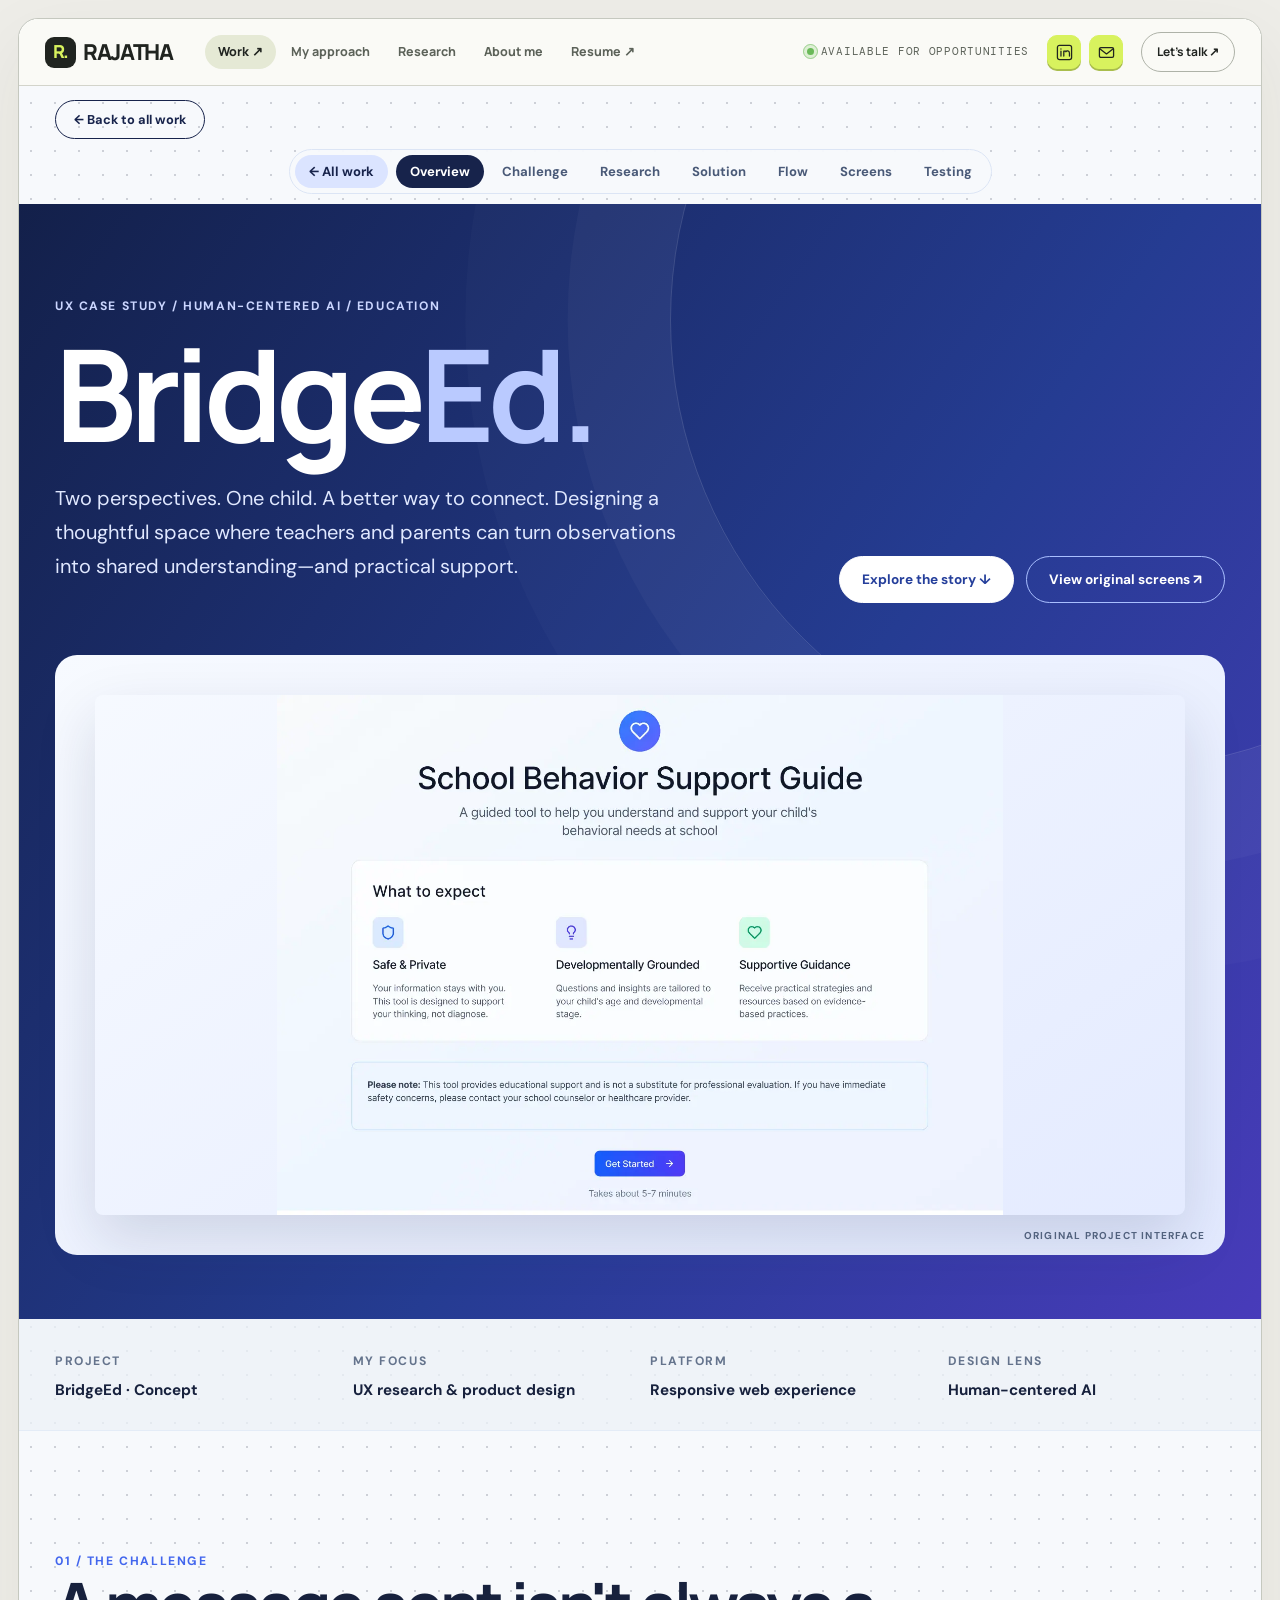
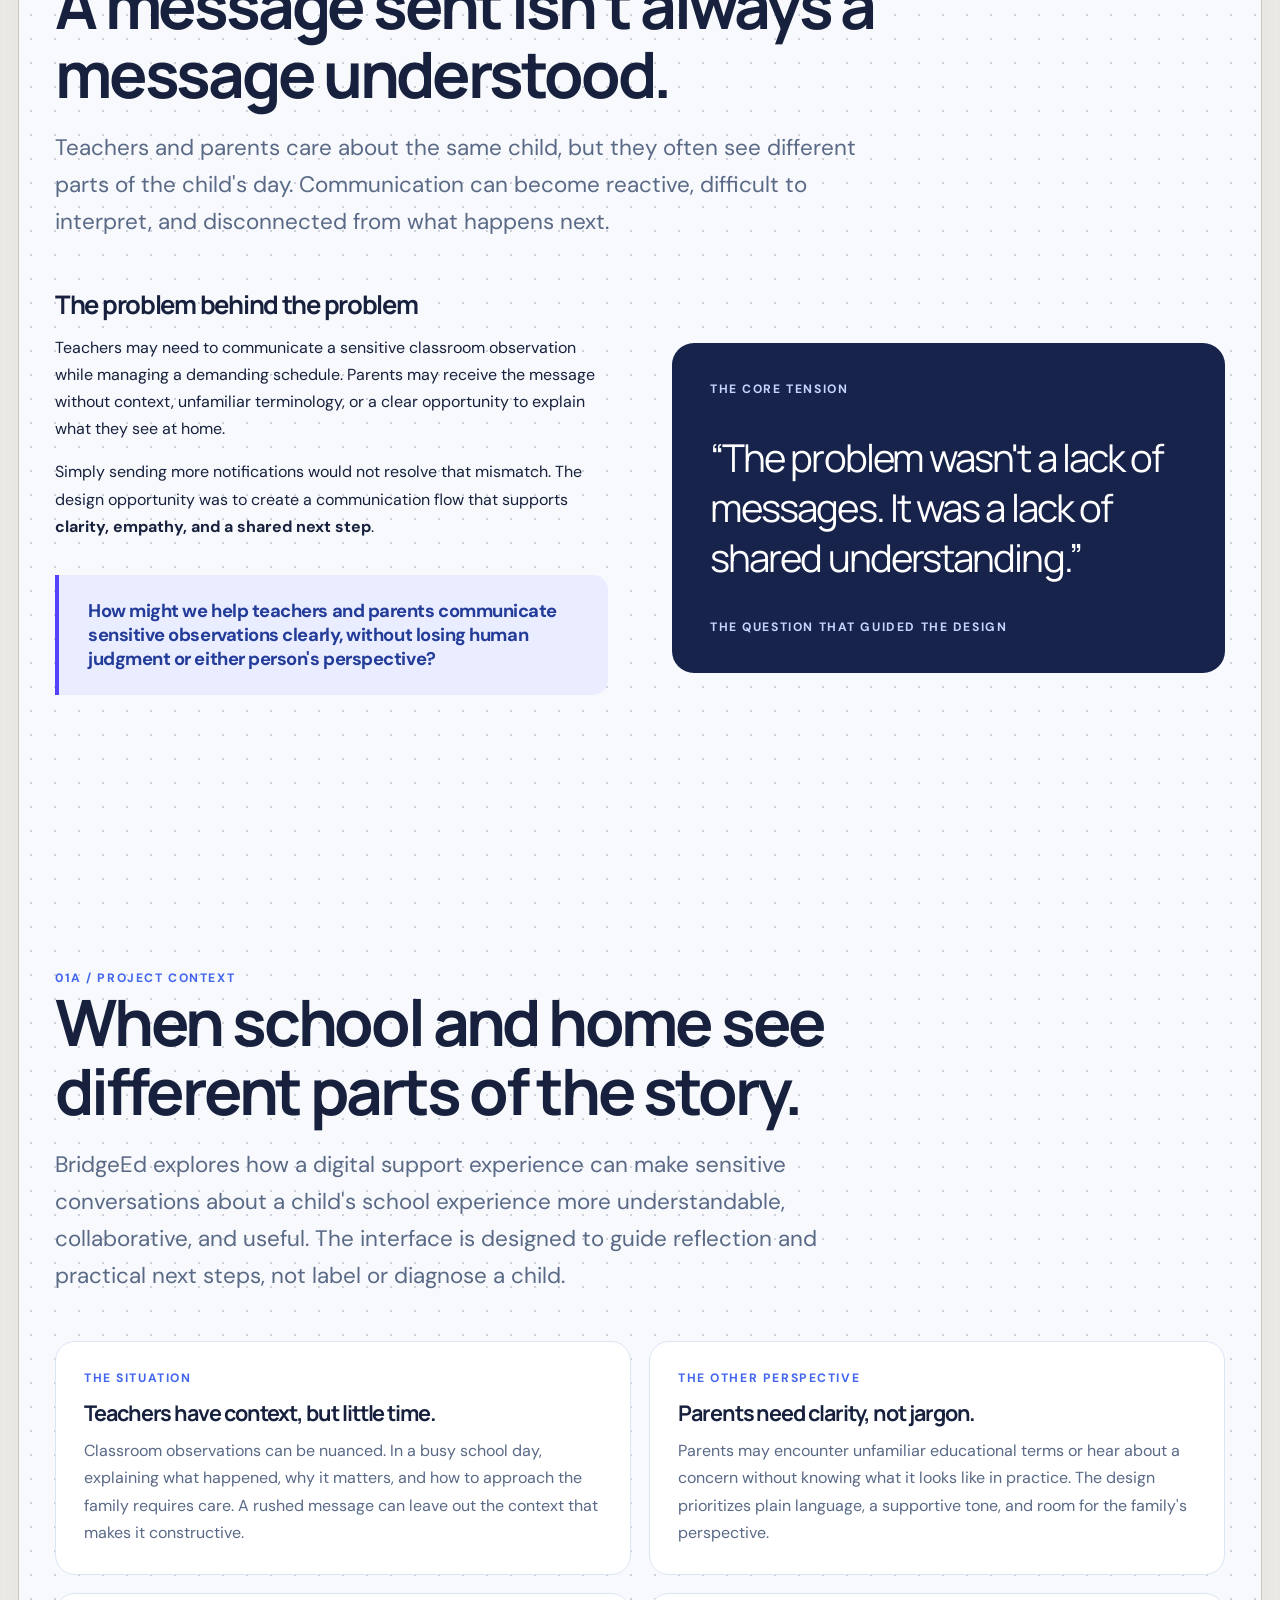
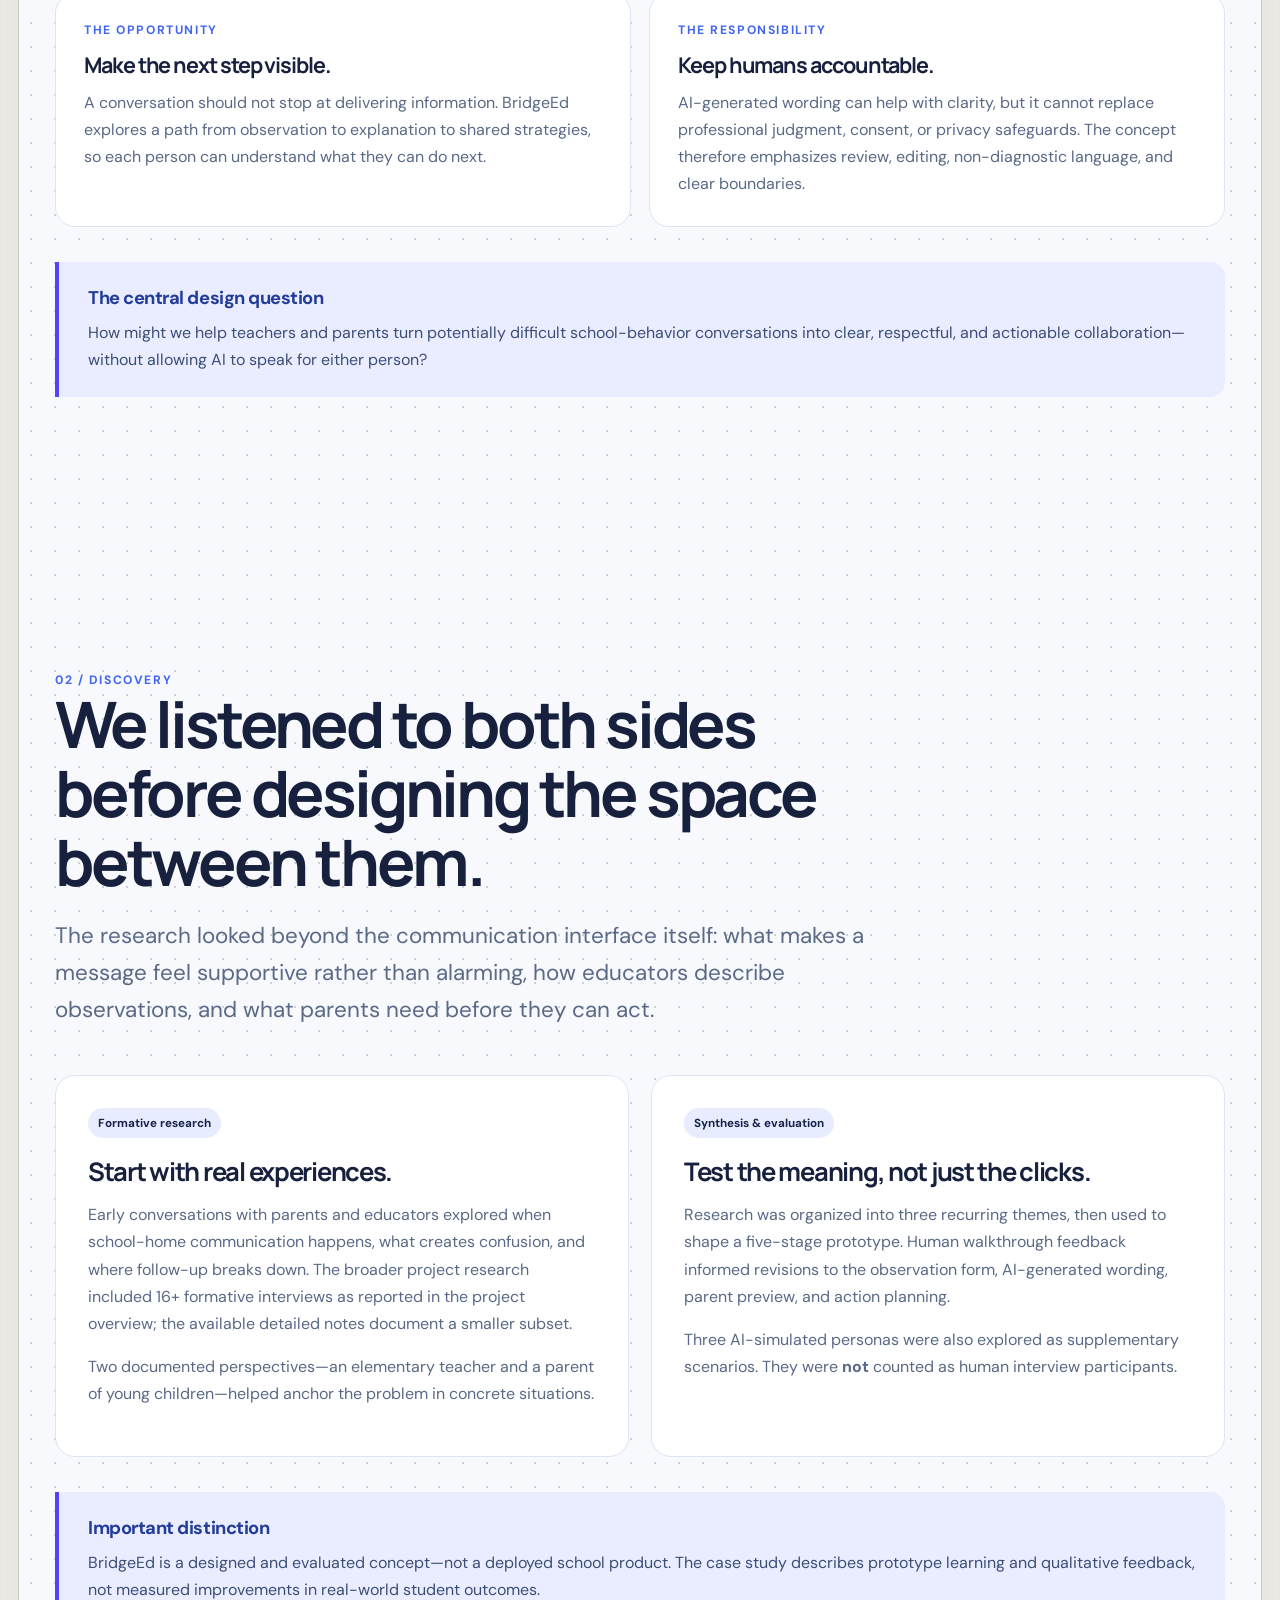
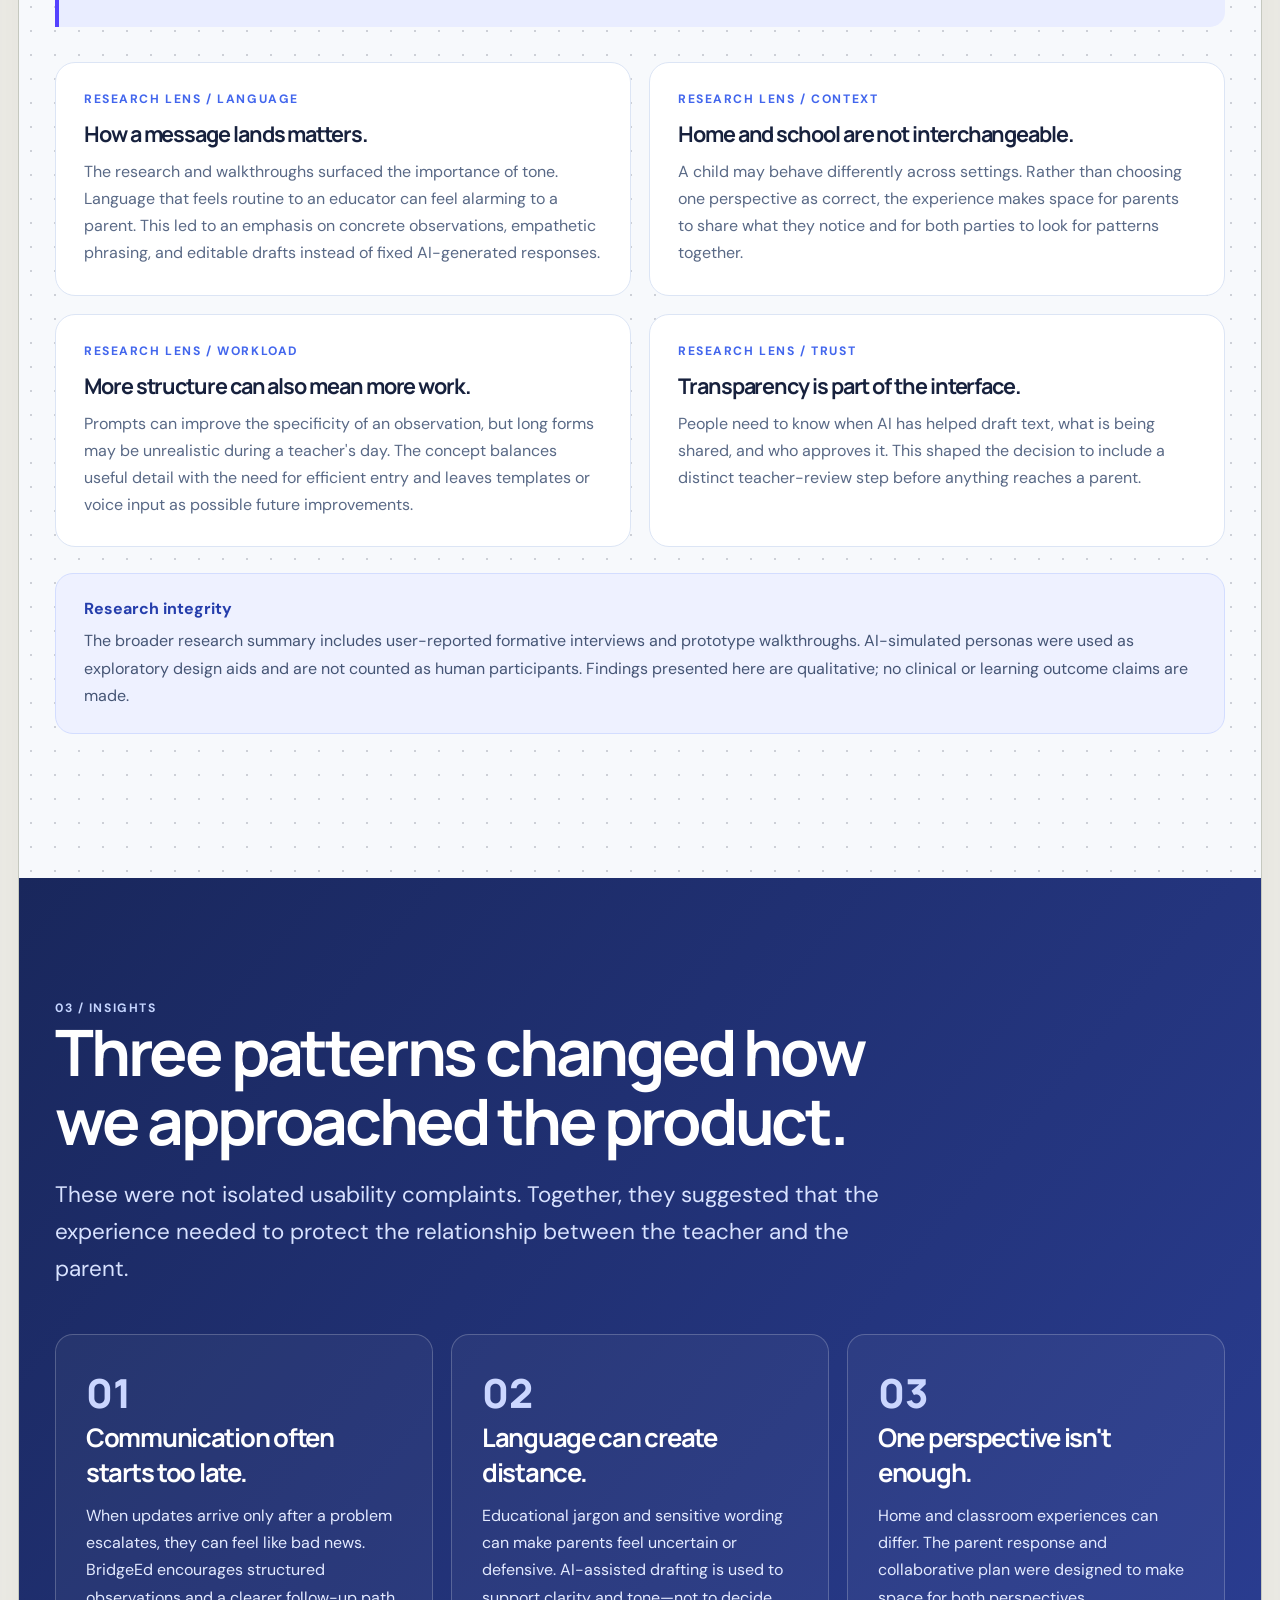
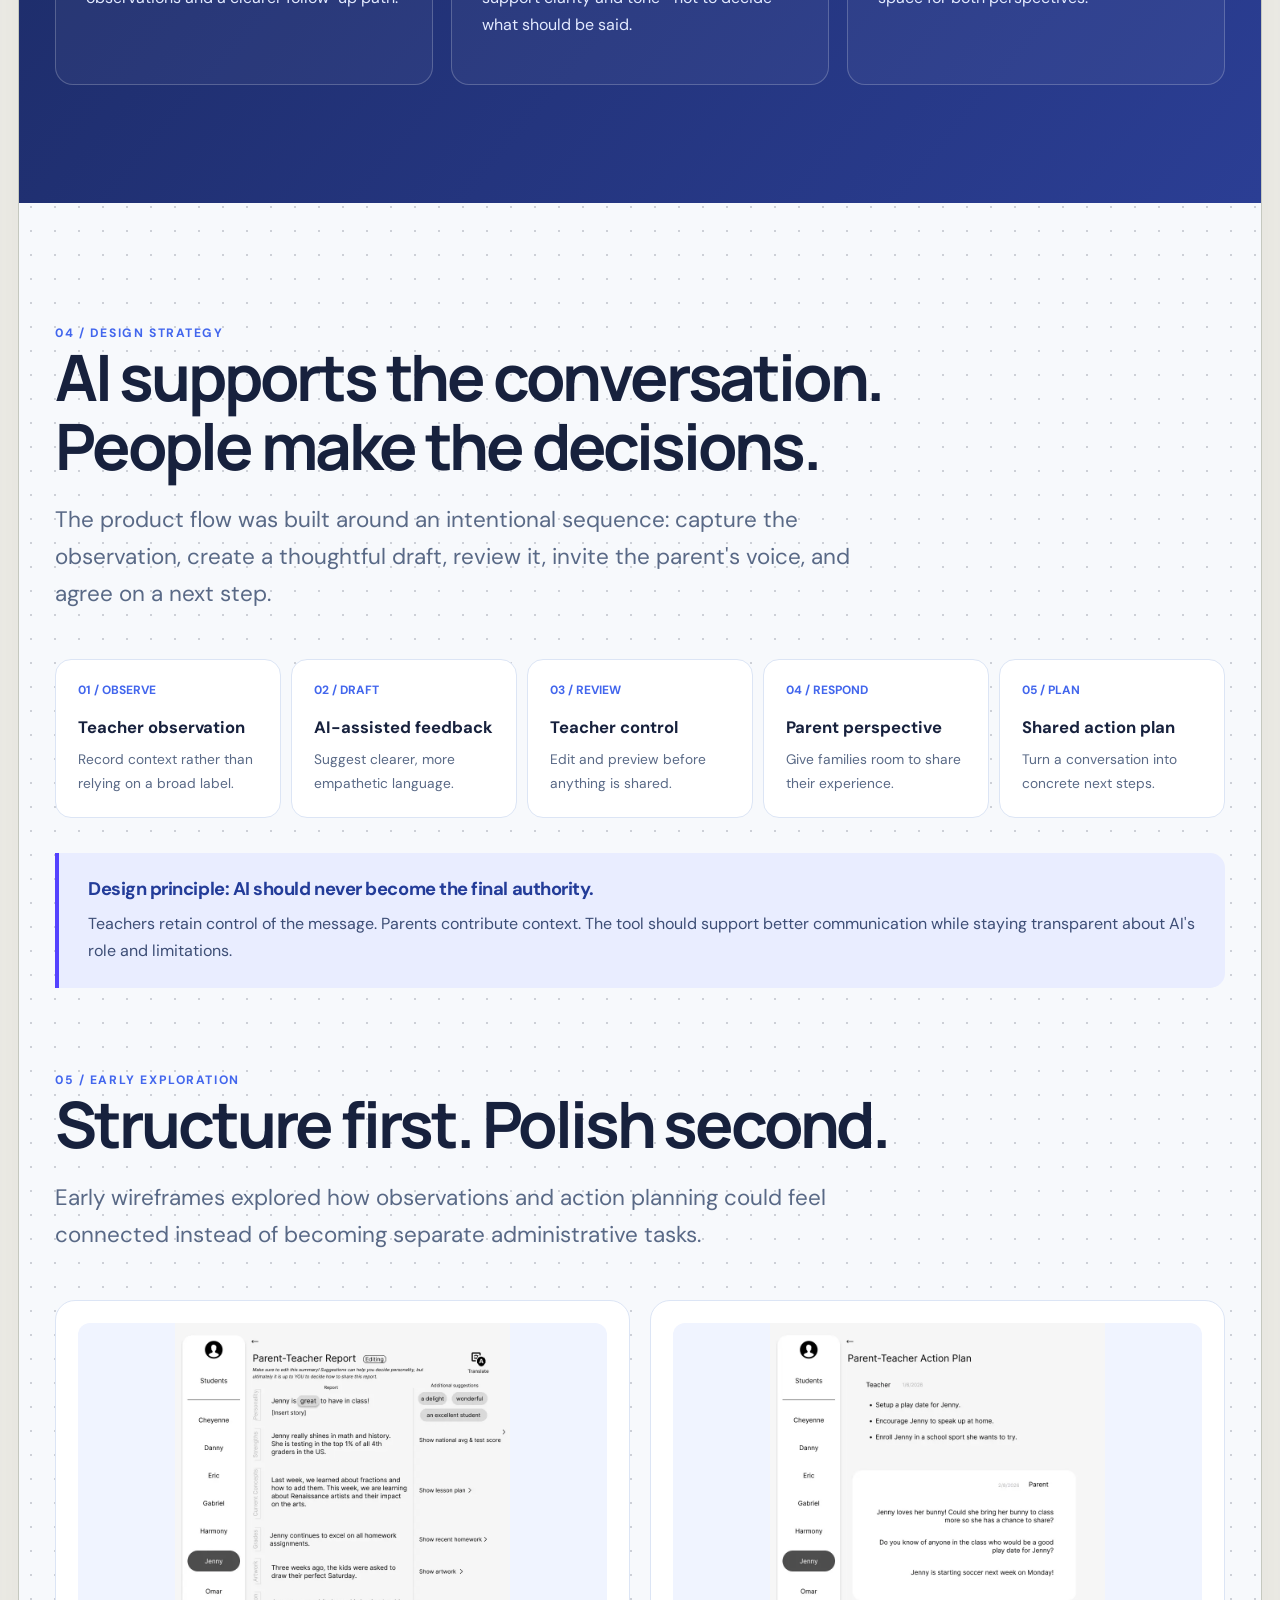
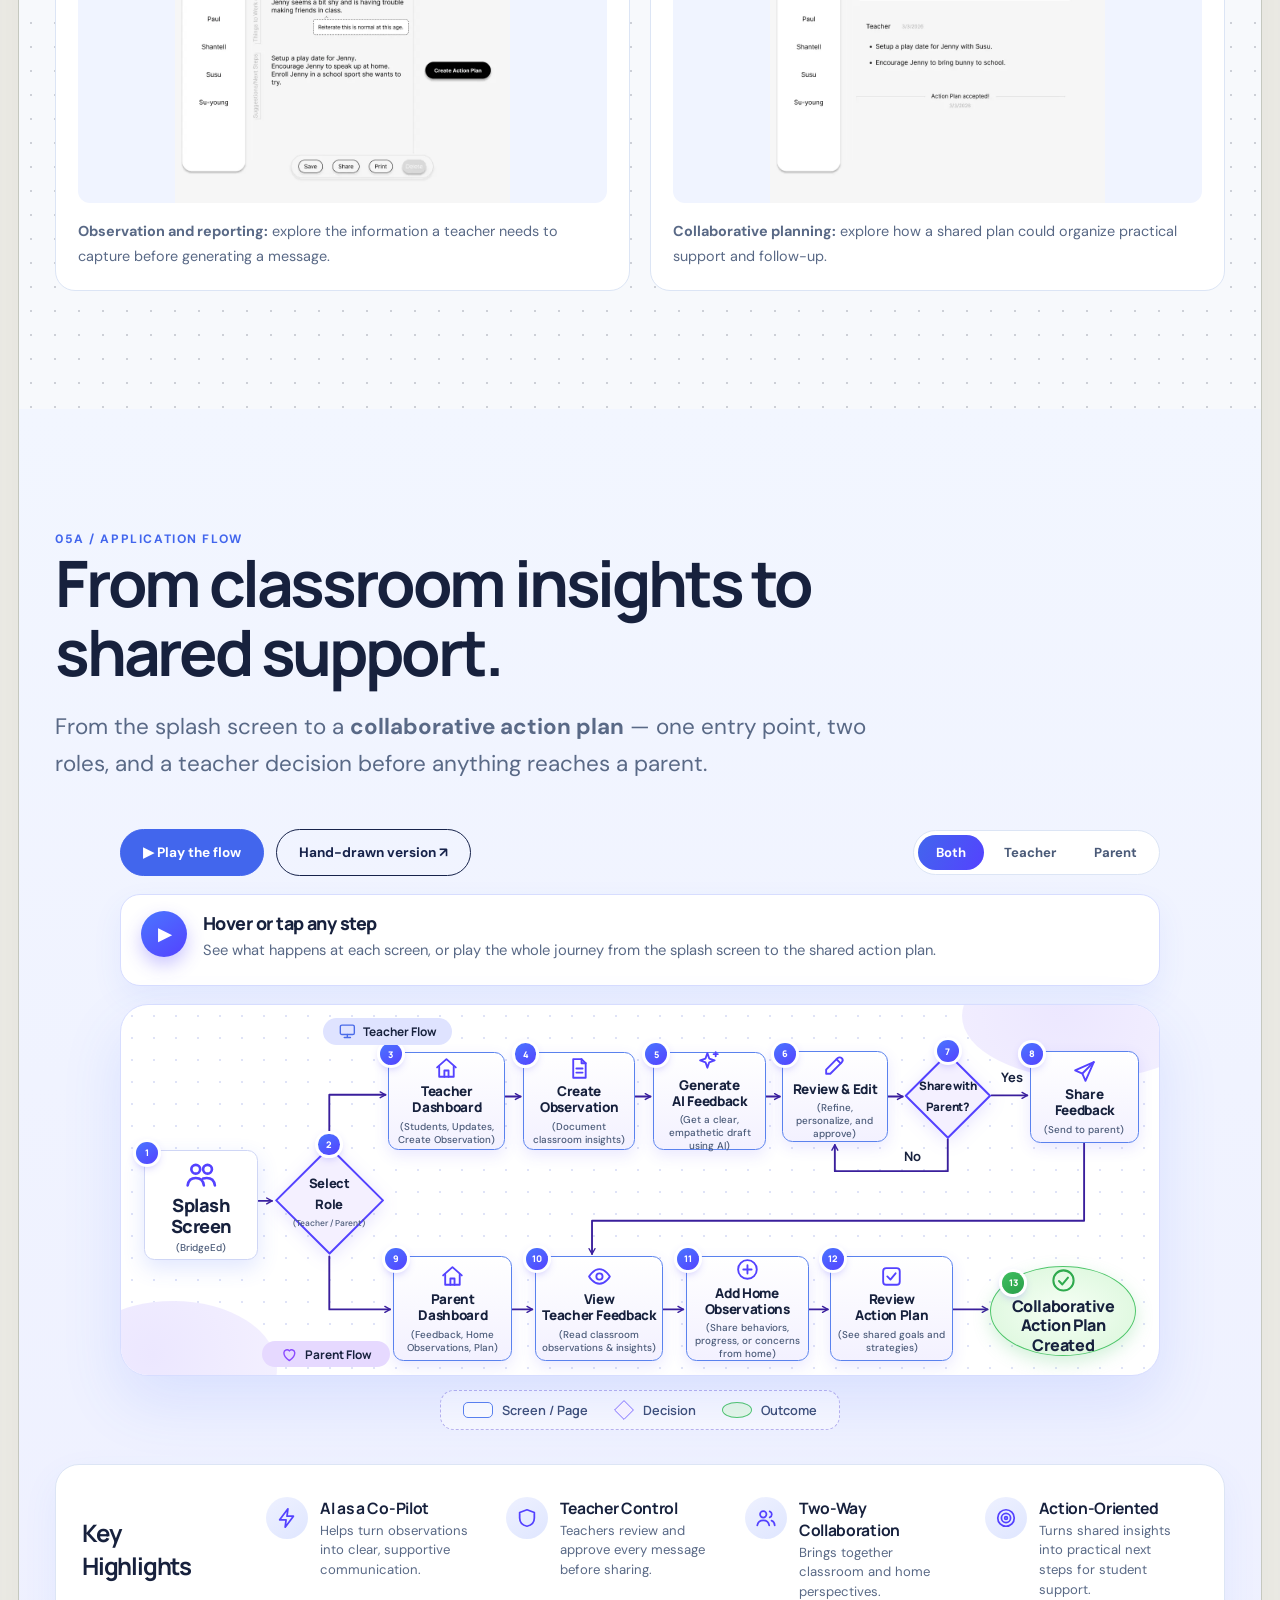
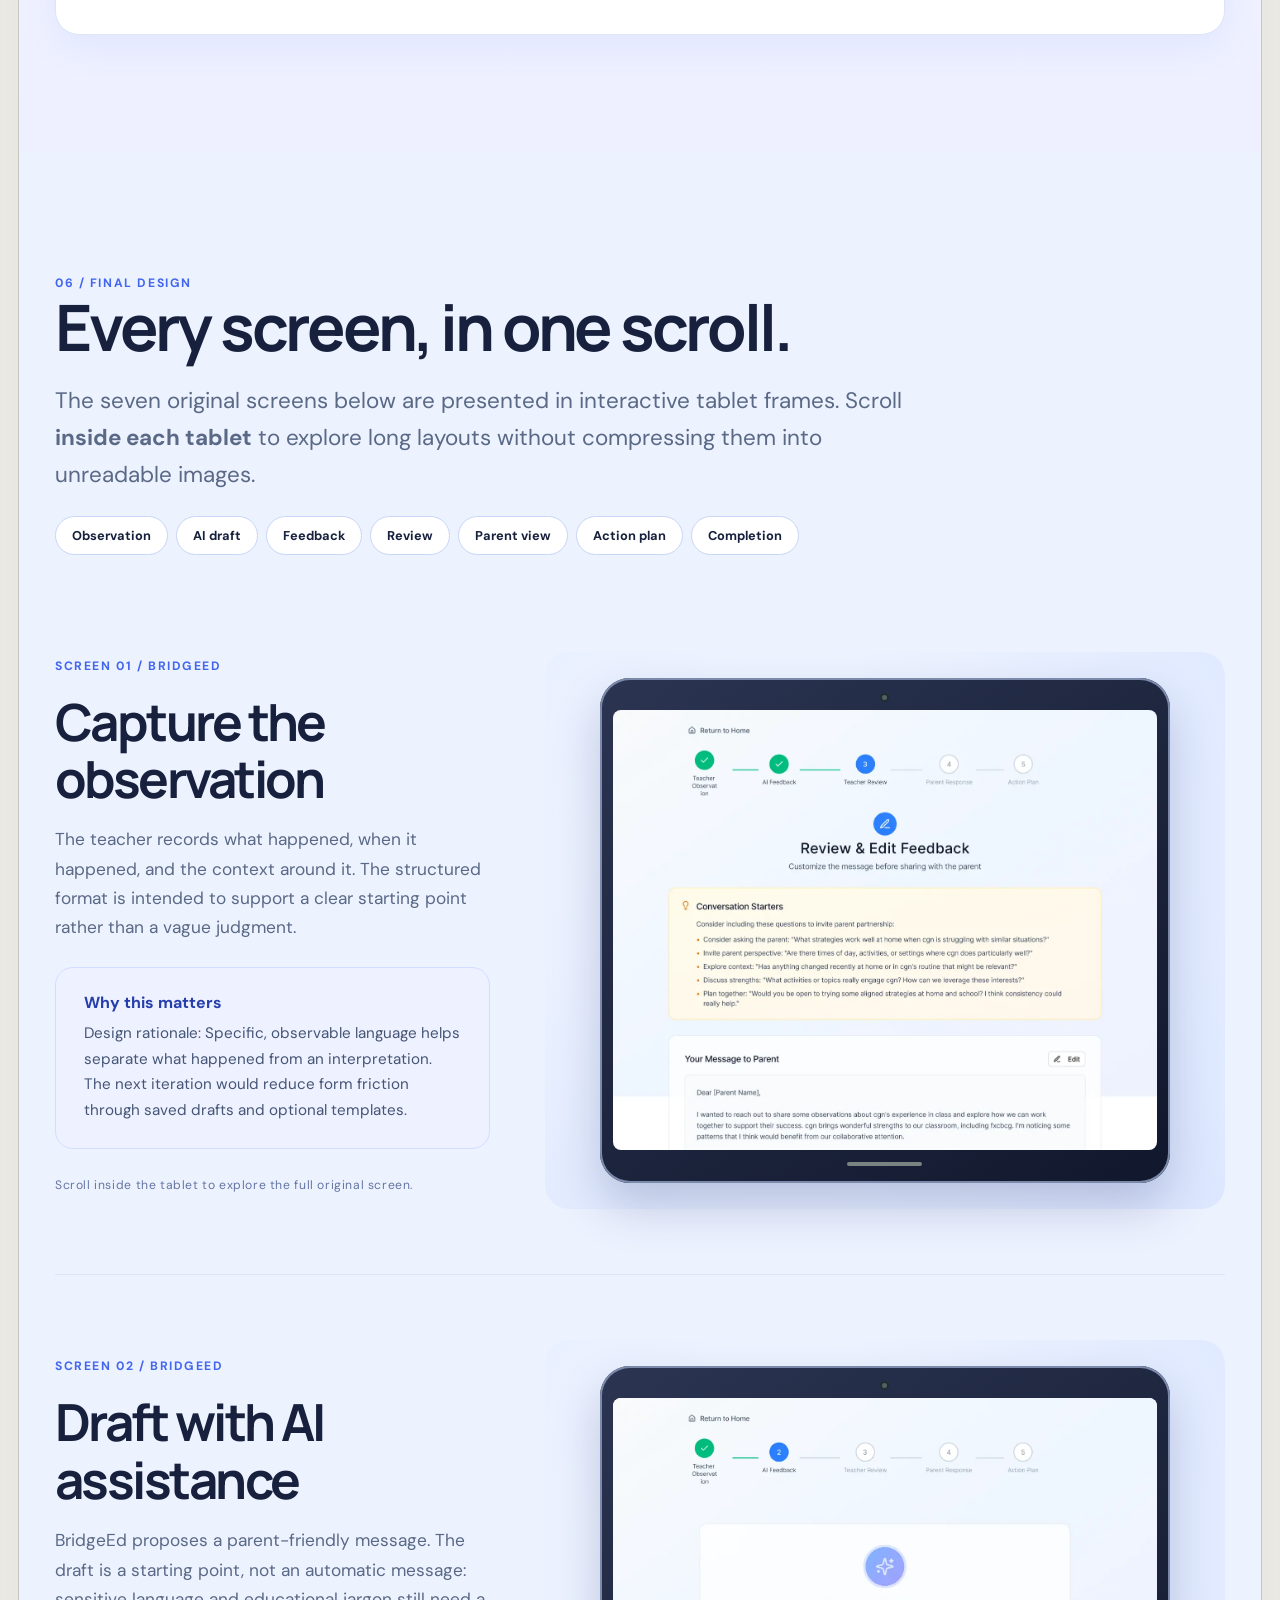
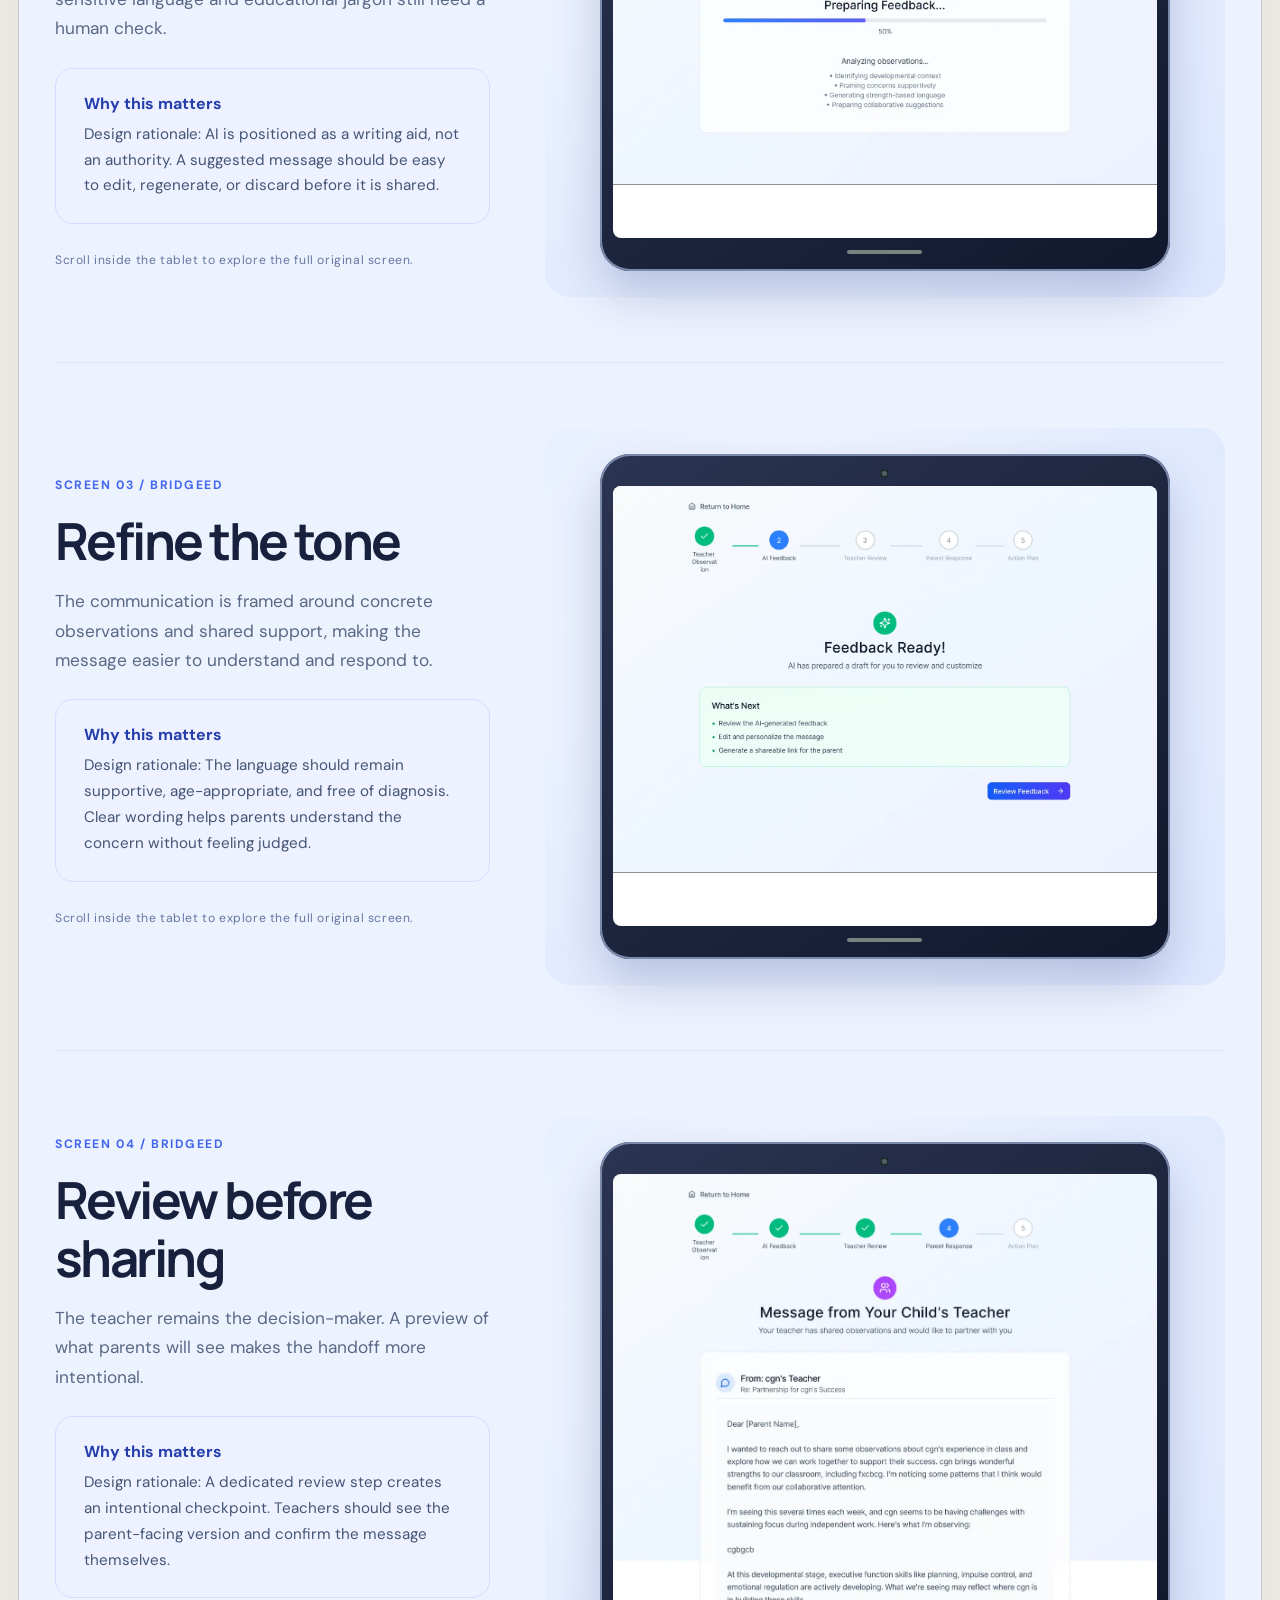
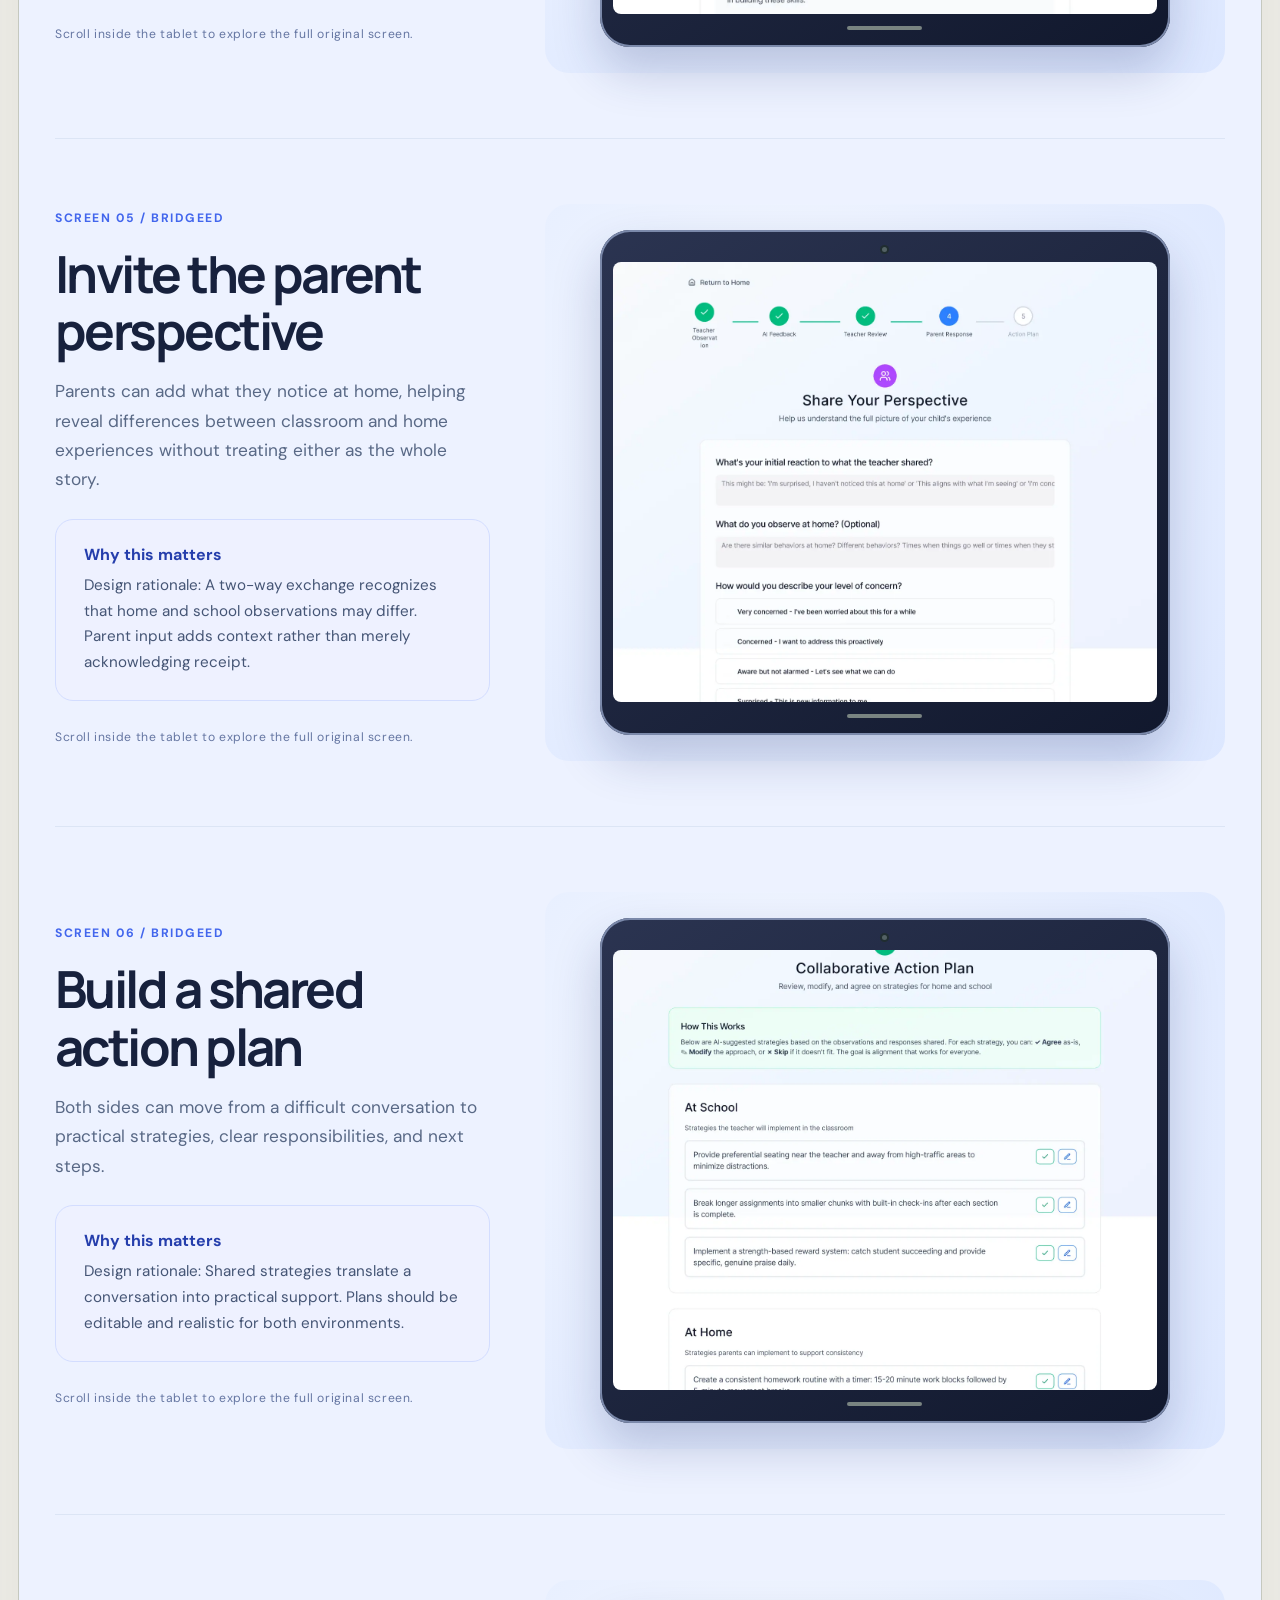
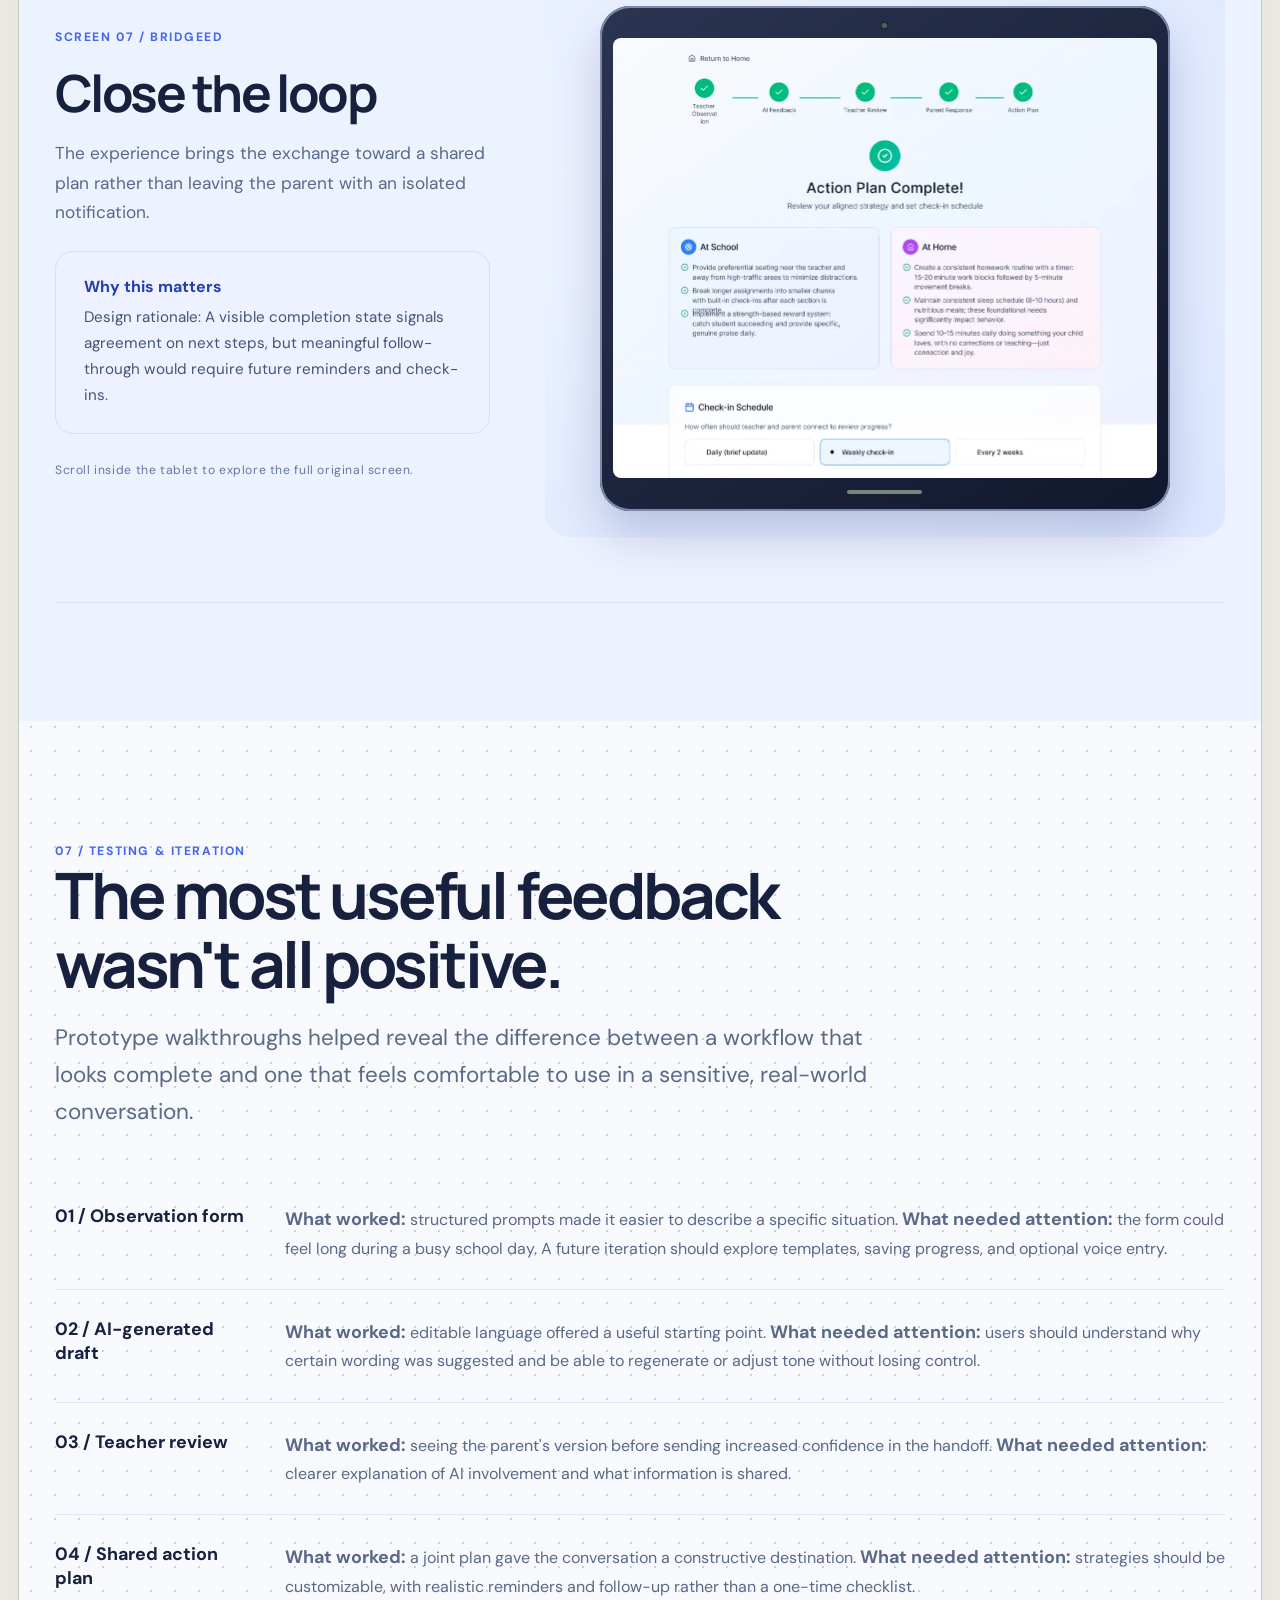
<file: docs/bridge-ed.html>
<!doctype html><html lang="en"><head><meta charset="utf-8"><meta name="viewport" content="width=device-width,initial-scale=1"><meta name="theme-color" content="#17234b"><meta name="description" content="BridgeEd — an AI-assisted parent-teacher communication concept. UX case study by Rajatha Rao V."><title>BridgeEd — UX Case Study | Rajatha Rao V</title><style>
@import url('https://fonts.googleapis.com/css2?family=DM+Sans:wght@400;500;600;700&family=Manrope:wght@400;500;600;700;800&family=Caveat:wght@500;700&display=swap');
:root{--forest:#17234b;--forest2:#3457de;--mint:#c5d5ff;--cream:#f2f6ff;--paper:#ffffff;--ink:#17213d;--muted:#596986;--line:#dce5f5;--orange:#5844ff;--lime:#5265ff;--r:22px}*{box-sizing:border-box}html{scroll-behavior:smooth}body{margin:0;background:var(--cream);color:var(--ink);font-family:'DM Sans',sans-serif;-webkit-font-smoothing:antialiased}a{color:inherit;text-decoration:none}button,a{font:inherit}button{cursor:pointer}button:focus-visible,a:focus-visible,.tablet-viewport:focus-visible{outline:3px solid #5844ff;outline-offset:3px}img{max-width:100%;display:block}h1,h2,h3,p{margin-top:0}h1,h2,h3{font-family:Manrope,sans-serif;letter-spacing:-.05em}h1{font-size:clamp(4.2rem,10vw,10.7rem);line-height:.95;margin:18px 0 26px}h2{font-size:clamp(2.3rem,5vw,5.5rem);line-height:1.08;margin:0 0 22px}h3{font-size:clamp(1.25rem,2vw,2rem);margin:0 0 12px}p{line-height:1.7}small,.eyebrow{font-size:.76rem;letter-spacing:.13em;text-transform:uppercase;font-weight:700}.eyebrow{color:#4266ed}.wrap{width:min(1250px,calc(100% - 72px));margin:auto}.section{padding:118px 0;scroll-margin-top:85px}.section-heading{max-width:850px;margin-bottom:46px}.lead{font-size:clamp(1.12rem,2vw,1.4rem);line-height:1.65;color:var(--muted)}.nav{height:76px;display:flex;align-items:center;justify-content:space-between;gap:16px;padding:0 4vw;position:sticky;top:0;z-index:100;background:rgba(246,242,233,.96);backdrop-filter:blur(20px);border-bottom:1px solid var(--line)}.nav a{text-decoration:none}.brand{font-weight:800;letter-spacing:-.06em;font-size:1.15rem}.nav-links{display:flex;gap:22px;align-items:center}.nav-links a{font-size:.82rem;color:#52627e}.nav-links a:hover{color:var(--forest)}.pill{display:inline-flex;align-items:center;justify-content:center;gap:9px;border-radius:100px;background:var(--forest);color:#fff;padding:14px 22px;text-decoration:none;border:1px solid var(--forest);font-weight:700;font-size:.85rem}.pill:hover{background:#3457de}.pill.light{background:transparent;color:var(--forest)}.progress{height:3px;position:fixed;top:76px;left:0;z-index:101;width:0;background:var(--orange)}
.hero{background:var(--forest);color:#fff;overflow:hidden;position:relative}.hero:before{content:"";position:absolute;width:70vw;height:70vw;border:1px solid #ffffff18;border-radius:50%;right:-24vw;top:-26vw;box-shadow:0 0 0 8vw #ffffff05,0 0 0 16vw #ffffff03;pointer-events:none}.hero-inner{padding:90px 0 70px;position:relative}.hero .eyebrow{color:var(--mint)}.hero h1 span{color:#c9d8ff}.hero-sub{display:flex;justify-content:space-between;gap:36px;align-items:end;margin-bottom:52px}.hero-sub p{max-width:640px;font-size:1.25rem;color:#e0e8ff}.hero-actions{display:flex;gap:12px;flex-wrap:wrap}.hero-actions .pill{background:#dfe7ff;color:var(--forest);border-color:#dfe7ff}.hero-actions .pill.light{background:transparent;color:#fff;border-color:#a9bfff}.hero-device{background:#e7efff;padding:40px;border-radius:22px;display:grid;place-items:center;position:relative}.hero-device:after{content:'ORIGINAL PROJECT INTERFACE';position:absolute;bottom:13px;right:20px;color:#52627e;font-size:10px;letter-spacing:.12em;font-weight:700}.hero-device img{max-height:520px;width:100%;object-fit:contain;border-radius:8px;box-shadow:0 24px 60px #17234b25}.meta{background:#e9effc;border-bottom:1px solid var(--line)}.meta-grid{display:grid;grid-template-columns:repeat(4,1fr);gap:20px;padding:30px 0}.meta-grid b{display:block;margin-top:10px;font-size:.95rem}.meta-grid small{color:#64738c}.split{display:grid;grid-template-columns:1fr 1fr;gap:64px;align-items:center}.problem-panel{background:var(--forest);color:#fff;padding:38px;border-radius:var(--r);min-height:330px;display:flex;flex-direction:column;justify-content:space-between}.bigquote{font-family:Manrope;font-size:clamp(1.7rem,3vw,2.8rem);line-height:1.3;letter-spacing:-.05em}.problem-panel .eyebrow{color:var(--mint)}.card-grid{display:grid;grid-template-columns:repeat(3,1fr);gap:16px}.card{border:1px solid var(--line);background:var(--paper);border-radius:20px;padding:29px}.card h3{font-size:1.4rem}.card p{color:var(--muted);font-size:.96rem}.card .num{font:800 3rem Manrope;letter-spacing:-.08em;color:#bdcbf9}.highlight{background:#dfe7ff;border-left:4px solid var(--forest);border-radius:0 15px 15px 0;padding:24px 29px;margin:35px 0}.highlight strong{display:block;font-size:1.15rem;letter-spacing:-.025em}.highlight p{margin:9px 0 0;color:#3d4e76}.research-grid{display:grid;grid-template-columns:1fr 1fr;gap:22px}.research-panel{background:var(--paper);border:1px solid var(--line);padding:32px;border-radius:20px}.research-panel p{color:var(--muted)}.research-panel .tag{display:inline-block;padding:7px 10px;border-radius:99px;background:#e7edff;color:var(--forest);font-size:.73rem;font-weight:700;margin-bottom:16px}.dark{background:var(--forest);color:#fff}.dark .eyebrow{color:var(--mint)}.dark .lead{color:#d8e2ff}.dark-grid{display:grid;grid-template-columns:repeat(3,1fr);gap:18px}.dark-card{border:1px solid #ffffff36;border-radius:18px;padding:30px;background:#ffffff0b}.dark-card span{color:#c9d8ff;font:800 2.5rem Manrope}.dark-card p{color:#e3eaff}.flow{display:grid;grid-template-columns:repeat(5,1fr);gap:10px}.flow-step{border:1px solid var(--line);border-radius:16px;background:#fff;padding:22px}.flow-step b{display:block;color:#4266ed;font-size:12px;margin-bottom:18px}.flow-step strong{display:block;font-size:1.04rem}.flow-step p{color:var(--muted);font-size:.86rem;margin:10px 0 0}.wireframes{display:grid;grid-template-columns:1fr 1fr;gap:20px;margin-top:35px}.wireframe{border:1px solid var(--line);border-radius:20px;background:#fff;padding:22px}.wireframe img{width:100%;max-height:480px;object-fit:contain;background:#f0f4ff;border-radius:12px}.wireframe p{font-size:.9rem;color:var(--muted);margin:16px 0 0}.screen-story{display:grid;grid-template-columns:minmax(250px,.78fr) minmax(0,1.22fr);align-items:center;gap:55px;padding:65px 0;border-bottom:1px solid var(--line)}.screen-story:nth-child(even) .screen-copy{order:2}.screen-story:nth-child(even) .tablet-stage{order:1}.screen-copy h3{font-size:clamp(2rem,4vw,4rem);line-height:1.12;margin:18px 0}.screen-copy p{font-size:1.08rem;color:var(--muted)}.screen-copy .micro{font-size:.76rem;letter-spacing:.05em;color:#6576a2;margin-top:26px}.tablet-stage{padding:26px;min-width:0;background:radial-gradient(circle at 40% 40%,#f3f6ff,#dce6ff);border-radius:24px;display:grid;place-items:center}.tablet{width:min(100%,570px);padding:17px 13px 17px;border-radius:30px;background:linear-gradient(145deg,#343d40,#111b1c);box-shadow:0 23px 48px #17251f3b, inset 0 0 0 2px #6c7778;position:relative}.tablet-camera{height:5px;width:5px;background:#536164;border-radius:50%;margin:0 auto 10px;box-shadow:0 0 0 2px #202d30}.tablet-viewport{height:clamp(290px,44vw,440px);overflow:auto;overscroll-behavior:contain;background:#fff;border-radius:8px;scrollbar-width:thin;scrollbar-color:#8b9ed8 #e5ecff;touch-action:pan-y}.tablet-viewport img{width:100%;height:auto;display:block;max-width:none}.tablet-home{height:4px;width:75px;background:#798481;border-radius:99px;margin:12px auto 0}.screen-story:nth-child(2n) .tablet-stage{background:radial-gradient(circle,#e9eeff,#dce4ff)}.screen-story:nth-child(3n) .tablet-stage{background:radial-gradient(circle,#eeebff,#e3e5ff)}.screens-overview{background:#edf2ff}.screens-overview .section-heading{margin-bottom:20px}.screen-nav{display:flex;flex-wrap:wrap;gap:8px;margin-bottom:32px}.screen-nav a{border:1px solid #c9d6f6;background:#fff;border-radius:100px;padding:10px 16px;font-size:.8rem;font-weight:700}.screen-nav a:hover{background:var(--lime)}.finding{display:grid;grid-template-columns:200px 1fr;gap:30px;padding:27px 0;border-bottom:1px solid var(--line)}.finding strong{font-size:1.12rem}.finding p{color:var(--muted);margin:0}.reflection{background:#dfe7ff}.reflection-grid{display:grid;grid-template-columns:1fr 1fr;gap:50px}.closing{background:var(--forest);color:#fff;padding:100px 0}.closing h2{max-width:980px}.closing p{max-width:700px;color:#d8e2ff}.closing .pill{background:#dfe7ff;color:var(--forest)}footer{background:#101a3b;color:#e0e8ff;padding:30px 0;font-size:.82rem}footer .wrap{display:flex;justify-content:space-between;gap:20px}.smallprint{font-size:.85rem;color:var(--muted)}
@media(max-width:1000px){.nav-links{gap:12px}.nav-links a{font-size:.75rem}.screen-story{gap:28px}.tablet-stage{padding:18px}.flow{grid-template-columns:repeat(3,1fr)}}
@media(max-width:760px){.wrap{width:min(100% - 36px,1250px)}.nav{padding:0 18px;height:auto;min-height:72px}.nav-links a:not(.pill){display:none}.nav-links .pill{padding:10px 13px}.progress{top:72px}.section{padding:75px 0}.hero-inner{padding:65px 0}.hero-sub,.split,.reflection-grid{display:block}.hero-sub .hero-actions{margin-top:24px}.hero-device{padding:15px}.hero-device img{max-height:330px}.meta-grid{grid-template-columns:repeat(2,1fr)}.card-grid,.dark-grid{grid-template-columns:1fr}.research-grid,.wireframes{grid-template-columns:1fr}.flow{grid-template-columns:repeat(2,1fr)}.screen-story{grid-template-columns:1fr;padding:45px 0;gap:22px}.screen-story:nth-child(even) .screen-copy,.screen-story:nth-child(even) .tablet-stage{order:initial}.tablet-stage{padding:15px}.tablet-viewport{height:clamp(290px,65vw,430px)}.finding{grid-template-columns:1fr;gap:8px}.closing{padding:75px 0}footer .wrap{display:block}}
@media(max-width:430px){h1{font-size:4.2rem}.hero-sub p{font-size:1.03rem}.meta-grid{gap:14px}.meta-grid b{font-size:.83rem}.flow{grid-template-columns:1fr}.tablet{padding:12px 9px;border-radius:21px}.tablet-viewport{height:350px}.tablet-stage{padding:10px}.card{padding:23px}}
@media(prefers-reduced-motion:reduce){html{scroll-behavior:auto}}

/* BridgeEd product palette: cobalt + indigo/violet + pale blue, sampled visually from original screens. */
:root{--cobalt:#426cff;--indigo:#5442ff;--lavender:#e8eaff;--ice:#f2f6ff;--navy:#17213d;--mint:#c5d5ff}
body{background:var(--ice)}
.hero{background:linear-gradient(125deg,#13204a 0%,#253c92 58%,#483bba 100%)}
.hero:before{border-color:#ffffff25;box-shadow:0 0 0 8vw #ffffff08,0 0 0 16vw #ffffff05}
.hero h1 span{color:#bacaff}.hero .eyebrow{color:#cbd6ff}
.hero-actions .pill{background:#fff;color:#253f9b;border-color:#fff}
.hero-device{background:linear-gradient(145deg,#f7faff,#e3eaff)}
.eyebrow{color:#4266ed}.pill{background:#4266ed;border-color:#4266ed}
.pill:hover{background:#5442ff;border-color:#5442ff}
.highlight{background:#e9edff;border-left-color:#5442ff}.highlight strong{color:#233c99}
.card .num{color:#9db3ff}.dark{background:linear-gradient(130deg,#19275c,#2b3e94)}
.dark-card span{color:#cbd6ff}.screens-overview{background:#edf2ff}
.screen-nav a:hover{background:#dbe4ff}.reflection{background:#e6eaff}
.tablet-stage{background:radial-gradient(circle at 35% 35%,#f6f9ff,#dce7ff)}
.tablet{background:linear-gradient(145deg,#2b3451,#11182d);box-shadow:0 23px 48px #1d31703b,inset 0 0 0 2px #7b89aa}
.tablet-viewport{scrollbar-color:#8da5e9 #e8edff}
.closing{background:linear-gradient(120deg,#18265b,#4136a2)}
.closing .pill{background:#fff;color:#293c9a;border-color:#fff}
.detail-grid{display:grid;grid-template-columns:repeat(2,minmax(0,1fr));gap:18px;margin-top:32px}
.detail-card{padding:28px;border:1px solid var(--line);border-radius:20px;background:#fff}
.detail-card h3{font-size:1.35rem;margin-bottom:10px}.detail-card p{color:var(--muted);margin:0}
.detail-card .eyebrow{display:block;margin-bottom:12px}
.decision{border-radius:18px;background:#eef1ff;border:1px solid #d3ddff;padding:24px 28px;margin:26px 0}
.decision strong{color:#253eac}.decision p{margin:8px 0 0;color:#455575}
.screen-copy .decision{margin:24px 0 0}.screen-copy .decision p{font-size:.95rem}
@media(max-width:760px){.detail-grid{grid-template-columns:1fr}}
</style><link rel="stylesheet" href="assets/site.css">
<style id="sx-integration">
.nav{display:none}
.progress{top:var(--sx-h,85px)!important;z-index:70}
.section{scroll-margin-top:calc(var(--sx-h,85px) + 70px)!important}
.backrow{width:min(1250px,calc(100% - 72px));margin:14px auto 0}
.backbtn{padding:10px 18px;font-size:.8rem}
@media(max-width:700px){.backrow{width:calc(100% - 32px)}}
.subnav{position:sticky;top:calc(var(--sx-h,85px) + 6px);z-index:50;display:flex;gap:4px;width:max-content;max-width:calc(100% - 24px);margin:10px auto;overflow-x:auto;scrollbar-width:none;padding:5px;background:rgba(247,249,252,.92);backdrop-filter:blur(12px);border:1px solid var(--line);border-radius:99px}
.subnav::-webkit-scrollbar{display:none}
.subnav a{text-decoration:none;white-space:nowrap;font-size:.82rem;font-weight:700;padding:8px 14px;border-radius:99px;color:#4a5a78;transition:background .3s,color .3s}
.subnav a.on{background:var(--forest);color:#fff}
.subnav a:hover:not(.on){background:#dbe4ff;color:var(--forest)}
.subnav .subback{background:#dbe4ff;color:var(--forest);margin-right:4px}
#cover{position:fixed;inset:0;z-index:2000;pointer-events:none}
#cover .pn{position:absolute;inset:0;display:grid;place-items:center}
#cover .g{background:#c5d5ff}#cover .o{background:#5844ff}
#cover .b{background:#17234b;color:#fff;font:800 clamp(44px,9vw,130px) Manrope,sans-serif;letter-spacing:-.07em}
#cover i{font-style:normal;color:#8fa8ff}
/* background to match the other project pages */
body{background-color:#F7F9FC;background-image:radial-gradient(#cdd0d7 .8px,transparent .8px);background-size:24px 24px}
.meta{background:rgba(237,242,247,.75);border-bottom:1px solid #E4ECF7}
/* button + card interactions */
.pill{position:relative;overflow:hidden;transition:transform .35s cubic-bezier(.2,.8,.2,1),box-shadow .35s,background-color .25s,color .25s,border-color .25s,scale .15s,translate .3s cubic-bezier(.2,.8,.2,1)}
.pill:hover{transform:translateY(-3px);box-shadow:0 14px 28px rgba(54,72,160,.28)}
.pill.light{background:transparent;color:var(--forest);border-color:var(--forest)}
.pill.light:hover{background:var(--forest);color:#fff}
.hero-actions .pill.light{color:#fff;border-color:#a9bfff}.hero-actions .pill.light:hover{background:#fff;color:#253f9b;border-color:#fff}
:is(.pill,.to-top,.subnav a):active{scale:.95}
.mag{translate:var(--tx,0px) var(--ty,0px)}
.ripple{position:absolute;border-radius:50%;background:currentColor;opacity:.22;transform:scale(0);animation:rp .65s ease-out forwards;pointer-events:none}
@keyframes rp{to{transform:scale(1);opacity:0}}
.card,.detail-card,.dark-card,.flow-step,.finding,.decision,.research-panel{transition:opacity .8s cubic-bezier(.2,.8,.2,1),transform .45s cubic-bezier(.2,.8,.2,1),box-shadow .4s,border-color .3s}
.card:hover,.detail-card:hover,.research-panel:hover{transform:translateY(-6px);box-shadow:0 20px 42px rgba(54,72,160,.14);border-color:#9db3ff}
.flow-step:hover,.dark-card:hover{transform:translateY(-5px)}
.rv{opacity:0;transform:translateY(28px)}.rv.in{opacity:1;transform:none}.rv.in:hover{transform:translateY(-6px)}
.to-top{position:fixed;right:24px;bottom:24px;z-index:60;width:50px;height:50px;border-radius:50%;border:0;background:var(--forest);color:#c5d5ff;font-size:20px;display:grid;place-items:center;box-shadow:0 12px 30px rgba(23,35,75,.3);opacity:0;transform:translateY(16px) scale(.9);pointer-events:none;overflow:hidden;transition:opacity .35s,transform .45s cubic-bezier(.2,.8,.2,1),background-color .25s,color .25s,scale .15s}
.to-top.show{opacity:1;transform:none;pointer-events:auto}.to-top:hover{background:#c5d5ff;color:var(--forest);transform:translateY(-4px)}
.hero-inner{padding-bottom:64px}
@media(prefers-reduced-motion:reduce){.rv{opacity:1;transform:none}.ripple{display:none}.mag{translate:none}}

/* ---- application flow (native diagram) ---- */
.flow-section{background:linear-gradient(180deg,#f2f6ff,#eef0ff)}
.flow-section svg{stroke-linecap:round;stroke-linejoin:round}
.fl2-wrap{max-width:1040px;margin:0 auto}
.fl2-tools{scroll-margin-top:calc(var(--sx-h,85px) + 70px);display:flex;gap:12px;align-items:center;flex-wrap:wrap;margin:0 0 18px}
.fl2-chips{display:inline-flex;gap:2px;margin-left:auto;background:#fff;border:1px solid var(--line);border-radius:99px;padding:4px}
.fl2-chips button{border:0;background:transparent;border-radius:99px;padding:9px 18px;font-weight:700;font-size:.82rem;color:#4a5a78;transition:background .3s,color .3s}
.fl2-chips button:hover{background:#e9edff}
.fl2-chips button[aria-pressed=true]{background:linear-gradient(120deg,#4266ed,#5442ff);color:#fff}
.fl2-info{display:flex;gap:16px;align-items:flex-start;background:#fff;border:1px solid #d7ddff;border-radius:20px;padding:16px 20px;margin-bottom:18px;box-shadow:0 12px 30px rgba(66,108,255,.08);min-height:92px}
.fl2-ib{flex:none;width:46px;height:46px;border-radius:50%;background:linear-gradient(145deg,#4a76ff,#5442ff);color:#fff;font:800 1.05rem Manrope,sans-serif;display:grid;place-items:center;box-shadow:0 8px 18px rgba(84,66,255,.3);transition:transform .4s cubic-bezier(.3,1.6,.5,1)}
.fl2-ib.pop{transform:scale(1.18) rotate(-6deg)}
.fl2-ix{min-width:0;flex:1}
.fl2-it{display:flex;gap:10px;align-items:center;flex-wrap:wrap}
.fl2-it b{font:800 1.12rem Manrope,sans-serif;letter-spacing:-.03em}
.fl2-it em{font-style:normal;font-size:.7rem;font-weight:800;letter-spacing:.08em;text-transform:uppercase;background:#e8ecff;color:#4338d8;border-radius:99px;padding:4px 10px}
.fl2-ix p{margin:4px 0 0;font-size:.92rem;line-height:1.55;color:var(--muted)}
.fl2-ia{display:flex;gap:8px;flex-wrap:wrap;margin-top:8px}
.fl2-ia:empty{display:none}
.fl2-ia a,.fl2-ia button{border:1px solid #cfd8ff;background:#f4f6ff;color:#3a2fc0;border-radius:99px;padding:6px 13px;font-size:.78rem;font-weight:700;transition:background .25s,color .25s,transform .25s}
.fl2-ia a:hover,.fl2-ia button:hover{background:#5442ff;color:#fff;transform:translateY(-2px)}
.fl2-board{position:relative;aspect-ratio:1774 / var(--hh);container-type:inline-size;overflow:hidden;border-radius:28px;border:1px solid #d7ddff;background:#fff radial-gradient(#dfe3f7 1px,transparent 1.2px) 0 0/22px 22px;box-shadow:0 26px 60px rgba(66,108,255,.13)}
.fl2-board:before,.fl2-board:after{content:"";position:absolute;border-radius:50%;background:radial-gradient(circle at 40% 40%,#ece7ff,#f4f1ff);pointer-events:none}
.fl2-board:before{right:-5%;top:-14%;width:24%;height:34%}
.fl2-board:after{left:-5%;bottom:-16%;width:20%;height:36%}
.fl2-svg{position:absolute;inset:0;width:100%;height:100%;z-index:1;pointer-events:none;overflow:visible}
.fl2-p{fill:none;stroke:#3a1f9c;stroke-width:3.2;stroke-dasharray:1;stroke-dashoffset:0;marker-end:url(#fl2a);transition:stroke-dashoffset .9s ease calc(var(--d,0)*1s),stroke .3s,opacity .35s,stroke-width .3s,filter .3s}
.fl2-board:not(.in) .fl2-p{stroke-dashoffset:1;marker-end:none}
.fl2-p.lit,.fl2-p.hl{stroke:#6a4bff;stroke-width:4.6;marker-end:url(#fl2al);filter:drop-shadow(0 0 5px rgba(106,75,255,.55))}
.fl2-n{position:absolute;left:var(--x);top:calc((var(--y) - var(--oy))/var(--hh)*100%);width:var(--w);height:calc(var(--h)/var(--hh)*100%);z-index:2;display:flex;flex-direction:column;align-items:center;justify-content:center;text-align:center;padding:.5cqw .6cqw;border:.14cqw solid #5a82ee;border-radius:1cqw;background:linear-gradient(180deg,#fff,#f3f1ff);box-shadow:0 .5cqw 1.4cqw rgba(84,66,255,.12);font:inherit;color:var(--ink);cursor:pointer;transition:transform .4s cubic-bezier(.2,.8,.2,1),box-shadow .35s,border-color .3s,background .3s,opacity .35s,filter .35s}
.fl2-board:not(.in) .fl2-n{opacity:0}
.fl2-board.in .fl2-n,.fl2-board.in .fl2-pill,.fl2-board.in .fl2-yn{animation:fl2in .6s cubic-bezier(.2,.8,.2,1) backwards calc(var(--k,6)*70ms)}
@keyframes fl2in{from{opacity:0;transform:translateY(1.4cqw) scale(.94)}}
.fl2-n b{font:800 1.3cqw/1.18 Manrope,sans-serif;letter-spacing:-.025em}
.fl2-n small{text-transform:none;letter-spacing:0;font-weight:500;display:block;margin-top:.35cqw;font-size:max(9.5px,.95cqw);line-height:1.32;color:#4a5a78}
.fl2-ic{display:block;width:2.4cqw;height:2.4cqw;color:#5442ff;margin-bottom:.35cqw;transition:transform .4s cubic-bezier(.3,1.6,.5,1)}
.fl2-ic svg{width:100%;height:100%;fill:none;stroke:currentColor;stroke-width:1.8}
.fl2-no{position:absolute;left:-.9cqw;top:-.9cqw;width:2.1cqw;height:2.1cqw;border-radius:50%;background:linear-gradient(145deg,#4a76ff,#5442ff);color:#fff;font:800 max(9px,.88cqw) Manrope,sans-serif;display:grid;place-items:center;box-shadow:0 0 0 .3cqw #fff,0 .3cqw .8cqw rgba(84,66,255,.35);z-index:3;transition:transform .35s}
.fl2-n:hover,.fl2-n.on,.fl2-n:focus-visible{transform:translateY(-.55cqw) scale(1.045);border-color:#5442ff;background:linear-gradient(180deg,#fff,#ebe8ff);box-shadow:0 1.2cqw 2.6cqw rgba(84,66,255,.28);z-index:4}
.fl2-n:hover .fl2-ic,.fl2-n.on .fl2-ic{transform:scale(1.18) rotate(-6deg)}
.fl2-n:hover .fl2-no,.fl2-n.on .fl2-no{transform:scale(1.2)}
.fl2-n:focus-visible,.fl2-pill:focus-visible,.fl2-yn:focus-visible{outline:3px solid #5442ff;outline-offset:3px}
.fl2-splash{border-color:#cfd6f5;background:#fff;box-shadow:0 .8cqw 2cqw rgba(66,108,255,.16)}
.fl2-splash b{font-size:1.75cqw}.fl2-splash .fl2-ic{width:3.4cqw;height:3.4cqw}
.fl2-dia{border:0;background:transparent;box-shadow:none;padding:0}
.fl2-dia:hover,.fl2-dia.on,.fl2-dia:focus-visible{background:transparent;box-shadow:none}
.fl2-dsv{position:absolute;inset:0;width:100%;height:100%;overflow:visible;filter:drop-shadow(0 .4cqw .8cqw rgba(84,66,255,.14));transition:filter .35s}
.fl2-dsv polygon{fill:#f4f0ff;stroke:#5442ff;stroke-width:2;vector-effect:non-scaling-stroke;stroke-linejoin:round;transition:fill .3s}
.fl2-dia:hover .fl2-dsv,.fl2-dia.on .fl2-dsv{filter:drop-shadow(0 .8cqw 1.4cqw rgba(84,66,255,.4))}
.fl2-dia:hover .fl2-dsv polygon,.fl2-dia.on .fl2-dsv polygon{fill:#e6deff}
.fl2-tx{position:relative;z-index:1;display:block;padding:0 14%}
.fl2-dia.fl2-sm .fl2-tx{padding:0 10%}
.fl2-dia .fl2-tx b{font-size:1.25cqw}.fl2-dia.fl2-sm .fl2-tx b{font-size:1.12cqw}
.fl2-dia small{font-size:max(8.5px,.76cqw);white-space:nowrap}
.fl2-dia .fl2-no{left:50%;top:-1.1cqw;margin-left:-1.05cqw}
.fl2-out{border-radius:50%;border:.16cqw solid #4fc66b;background:radial-gradient(#f6fff5,#d8f6d9);box-shadow:0 .6cqw 1.6cqw rgba(79,198,107,.25)}
.fl2-out b{font-size:1.55cqw;line-height:1.2}.fl2-out .fl2-ic{color:#2faa4e;width:2.6cqw;height:2.6cqw}
.fl2-out:hover,.fl2-out.on{border-color:#2faa4e;background:radial-gradient(#fff,#c9f2cc);box-shadow:0 1.2cqw 2.8cqw rgba(79,198,107,.45)}
.fl2-out .fl2-no{left:8%;top:6%;background:linear-gradient(145deg,#3fbf5f,#2a9f4a)}
.fl2-pill{position:absolute;left:var(--x);top:calc((var(--y) - var(--oy))/var(--hh)*100%);width:var(--w);height:calc(var(--h)/var(--hh)*100%);z-index:2;display:flex;align-items:center;justify-content:center;gap:.6cqw;border:0;border-radius:99px;background:#dfe3ff;color:#17213d;font:700 1.15cqw Manrope,sans-serif;cursor:pointer;transition:transform .35s cubic-bezier(.2,.8,.2,1),background .3s,color .3s,box-shadow .3s,opacity .35s}
.fl2-pill .fl2-ic{width:1.8cqw;height:1.8cqw;margin:0;color:#4a6be8}
.fl2-pp{background:#e6d9ff}.fl2-pp .fl2-ic{color:#8a4bff}
.fl2-pill:hover,.fl2-board[data-mode=t] .fl2-pt,.fl2-board[data-mode=p] .fl2-pp{background:linear-gradient(120deg,#4266ed,#5442ff);color:#fff;transform:translateY(-.3cqw);box-shadow:0 .7cqw 1.4cqw rgba(84,66,255,.3)}
.fl2-pill:hover .fl2-ic,.fl2-board[data-mode=t] .fl2-pt .fl2-ic,.fl2-board[data-mode=p] .fl2-pp .fl2-ic{color:#fff}
.fl2-yn{position:absolute;left:var(--x);top:calc((var(--y) - var(--oy))/var(--hh)*100%);width:var(--w);height:calc(var(--h)/var(--hh)*100%);z-index:3;border:0;background:transparent;font:700 1.25cqw Manrope,sans-serif;color:#17213d;border-radius:99px;cursor:pointer;transition:background .25s,color .25s,transform .3s}
.fl2-yn:hover{background:#5442ff;color:#fff;transform:scale(1.12)}
.fl2-legend2{display:flex;justify-content:center;gap:26px;flex-wrap:wrap;margin:14px auto 0;padding:9px 22px;width:max-content;max-width:100%;border:1.5px dashed #b9b2ee;border-radius:14px;background:rgba(255,255,255,.6);font:600 .8rem Manrope,sans-serif;color:#3d4e76}
.fl2-legend2 span{display:flex;align-items:center;gap:9px}
.lg{display:block;width:30px;height:16px}
.lg-s{border:1.5px solid #5a82ee;border-radius:5px;background:#fff}
.lg-d{width:20px;height:20px;background:#f4f0ff;border:1.5px solid #5442ff;transform:rotate(45deg) scale(.7)}
.lg-o{border:1.5px solid #4fc66b;border-radius:50%;background:#e6f9e6}
.fl2-mobnote{display:none}
/* role filter + dimming */
.fl2-board[data-mode=t] [data-f=p],.fl2-board[data-mode=p] [data-f=t],.fl2-board[data-mode=t] #n-out,.fl2-board:not([data-mode=b]) #cs{opacity:0!important;visibility:hidden;pointer-events:none}
.fl2-board.sw .fl2-n,.fl2-board.sw .fl2-pill,.fl2-board.sw .fl2-yn,.fl2-board.sw .fl2-svg{opacity:0!important}
.fl2-svg{transition:opacity .25s}
.fl2-it em:empty{display:none}
.fl2-n.done{border-color:#7d92f5}
.fl2-n.done:not(.on) .fl2-no{background:linear-gradient(145deg,#3fbf5f,#2a9f4a)}
/* key highlights */
.flow-section svg.k,.fl-gi svg{width:100%;height:100%;fill:none;stroke:currentColor;stroke-width:1.9}
.fl-gi{flex:none;width:42px;height:42px;border-radius:50%;background:linear-gradient(145deg,#eef1ff,#dfe6ff);color:#5442ff;display:grid;place-items:center;padding:10px}
.fl-k b{display:block;font-family:Manrope,sans-serif;font-size:.98rem;letter-spacing:-.02em}
.fl-k p{margin:2px 0 0;font-size:.82rem;line-height:1.5;color:var(--muted)}
.fl-keys{margin-top:34px;background:#fff;border:1px solid var(--line);border-radius:24px;padding:24px 26px;display:grid;grid-template-columns:150px minmax(0,1fr);gap:24px;align-items:center;box-shadow:0 14px 36px rgba(66,108,255,.07)}
.fl-keys h3{margin:0;font-size:1.5rem}
.fl-kgrid{display:grid;grid-template-columns:repeat(4,minmax(0,1fr));gap:16px}
.fl-k{display:flex;gap:12px;align-items:flex-start;padding:8px 10px;border-radius:14px;transition:background .3s,transform .3s}
.fl-k:hover{background:#f2f4ff;transform:translateY(-3px)}
.fl-lb{position:fixed;inset:0;z-index:3000;background:rgba(14,20,45,.82);backdrop-filter:blur(8px);display:flex;flex-direction:column;align-items:center;padding:20px}
.fl-lb[hidden]{display:none}
.fl-lbx{align-self:flex-end;width:44px;height:44px;border-radius:50%;border:0;background:#fff;color:#17234b;font-size:26px;line-height:1;margin-bottom:12px}
.fl-lbs{overflow:auto;max-width:min(1500px,100%);border-radius:18px;background:#fff}
.fl-lbs img{display:block;width:100%;min-width:900px;height:auto}
@media(max-width:1180px){.fl-kgrid{grid-template-columns:repeat(2,minmax(0,1fr))}}
@media(max-width:900px){.fl-keys{grid-template-columns:1fr}.fl2-chips{margin-left:0}}
@media(max-width:560px){.fl-kgrid{grid-template-columns:1fr}}
/* stacked version for tablets + phones */
@media(max-width:1100px){
.fl2-board{aspect-ratio:auto;container-type:normal;overflow:visible;display:flex;flex-direction:column;align-items:center;gap:30px;padding:34px 18px 34px;background:#fff radial-gradient(#dfe3f7 1px,transparent 1.2px) 0 0/22px 22px}
.fl2-board:before,.fl2-board:after,.fl2-svg,.fl2-yn,.fl2-legend2{display:none}
.fl2-board[data-mode=t] [data-f=p],.fl2-board[data-mode=p] [data-f=t],.fl2-board[data-mode=t] #n-out{display:none}
.fl2-n,.fl2-pill{position:relative;left:auto;top:auto;width:min(100%,400px);height:auto;font-size:16px}
.fl2-n{padding:18px 16px;border-width:2px;border-radius:18px;--sh:0}
.fl2-n:not(.fl2-out):after{content:"";position:absolute;left:50%;bottom:-27px;width:2px;height:22px;background:#5442ff;transform:translateX(-50%)}
.fl2-n:not(.fl2-out):before{content:"";position:absolute;left:50%;bottom:-29px;width:9px;height:9px;border-right:2px solid #5442ff;border-bottom:2px solid #5442ff;transform:translateX(-50%) rotate(45deg)}
.fl2-n#n-role:after,.fl2-n#n-role:before,.fl2-n#n-t5:after,.fl2-n#n-t5:before{display:none}
.fl2-n.fl2-out:after,.fl2-n.fl2-out:before{display:none}
.fl2-n b,.fl2-dia .fl2-tx b,.fl2-dia.fl2-sm .fl2-tx b,.fl2-splash b,.fl2-out b{font-size:1.08rem}
.fl2-n small{font-size:.84rem;margin-top:6px}
.fl2-ic,.fl2-splash .fl2-ic,.fl2-out .fl2-ic{width:30px;height:30px;margin-bottom:6px}
.fl2-no,.fl2-dia .fl2-no,.fl2-out .fl2-no{left:-10px;top:-10px;margin:0;width:28px;height:28px;font-size:.78rem;box-shadow:0 0 0 3px #fff,0 4px 10px rgba(84,66,255,.3)}
.fl2-n:hover,.fl2-n.on,.fl2-n:focus-visible{transform:translateY(-3px) scale(1.02)}
.fl2-dia{border:2px solid #7a5cff;background:linear-gradient(180deg,#fff,#f1edff);box-shadow:0 8px 20px rgba(84,66,255,.12);padding:18px 16px}
.fl2-dia:hover,.fl2-dia.on{background:linear-gradient(180deg,#fff,#e9e2ff);box-shadow:0 14px 28px rgba(84,66,255,.25)}
.fl2-dsv{display:none}.fl2-tx{padding:0}
.fl2-dia .fl2-tx b:before{content:"◆ ";color:#7a5cff;font-size:.8em}
.fl2-out{border-radius:30px;padding:22px 18px}
.fl2-pill{font-size:1rem;padding:12px 20px;gap:10px;margin-top:6px}
.fl2-pill .fl2-ic{width:22px;height:22px}
.fl2-board[data-mode=t] .fl2-pt,.fl2-board[data-mode=p] .fl2-pp{transform:none}
.fl2-mobnote{display:block;margin:14px 4px 0;font-size:.84rem;color:var(--muted)}
#n-splash{order:1}#n-role{order:2}#pill-t{order:3}#n-t1{order:4}#n-t2{order:5}#n-t3{order:6}#n-t4{order:7}#n-dec{order:8}#n-t5{order:9}#pill-p{order:10}#n-p1{order:11}#n-p2{order:12}#n-p3{order:13}#n-p4{order:14}#n-out{order:15}
.fl2-dia small{white-space:normal}
@keyframes fl2in{from{opacity:0;transform:translateY(18px)}}
.fl2-board.in .fl2-n,.fl2-board.in .fl2-pill{animation-delay:calc(var(--k,6)*40ms)}
}
@media(max-width:560px){.fl2-info{padding:14px}.fl2-ib{width:40px;height:40px}.fl2-chips{width:100%;justify-content:space-between}.fl2-chips button{flex:1;padding:9px 6px}}
@media(prefers-reduced-motion:reduce){.fl2-p,.fl2-n,.fl2-pill,.fl2-ic,.fl2-no{transition:none!important}.fl2-board.in .fl2-n,.fl2-board.in .fl2-pill,.fl2-board.in .fl2-yn{animation:none}.fl2-board:not(.in) .fl2-n{opacity:1}.fl2-board:not(.in) .fl2-p{stroke-dashoffset:0;marker-end:url(#fl2a)}}

.fl-lbs{background:#fffdf6;width:min(1400px,100%)}.fl-sk{display:block;width:100%;min-width:960px;height:auto}
.fl-skt tspan{paint-order:stroke}
@keyframes fl-draw{from{stroke-dashoffset:1}to{stroke-dashoffset:0}}

</style></head><body class="inner" id="top">
<div class="sx-shell"><script src="assets/site.js"></script>
<div id="cover" aria-hidden="true"><div class="pn g"></div><div class="pn o"></div><div class="pn b"><span>BridgeEd<i>.</i></span></div></div><button class="to-top" id="toTop" type="button" aria-label="Back to top">↑</button><div id="page"><div class="backrow"><a href="work.html" class="pill light backbtn">← Back to all work</a></div><nav class="subnav" id="subnav" aria-label="Case study sections"><a class="subback" href="work.html">← All work</a><a href="#top">Overview</a><a href="#story">Challenge</a><a href="#research">Research</a><a href="#solution">Solution</a><a href="#flow">Flow</a><a href="#screens">Screens</a><a href="#testing">Testing</a></nav><div class="progress" id="progress"></div>
<main><div class="hero"><div class="wrap hero-inner"><span class="eyebrow">UX CASE STUDY / HUMAN-CENTERED AI / EDUCATION</span><h1>Bridge<span>Ed.</span></h1><div class="hero-sub"><p>Two perspectives. One child. A better way to connect. Designing a thoughtful space where teachers and parents can turn observations into shared understanding—and practical support.</p><div class="hero-actions"><a class="pill" href="#story">Explore the story ↓</a><a class="pill light" href="#screens">View original screens ↗</a></div></div><div class="hero-device"><img src="assets/bridge-ed-hero.webp" alt="Original BridgeEd interface showing the product concept"></div></div></div>
<div class="meta"><div class="wrap meta-grid"><div><small>PROJECT</small><b>BridgeEd · Concept</b></div><div><small>MY FOCUS</small><b>UX research &amp; product design</b></div><div><small>PLATFORM</small><b>Responsive web experience</b></div><div><small>DESIGN LENS</small><b>Human-centered AI</b></div></div></div>
<section class="section" id="story"><div class="wrap"><div class="section-heading"><span class="eyebrow">01 / THE CHALLENGE</span><h2>A message sent isn't always a message understood.</h2><p class="lead">Teachers and parents care about the same child, but they often see different parts of the child's day. Communication can become reactive, difficult to interpret, and disconnected from what happens next.</p></div><div class="split"><div><h3>The problem behind the problem</h3><p>Teachers may need to communicate a sensitive classroom observation while managing a demanding schedule. Parents may receive the message without context, unfamiliar terminology, or a clear opportunity to explain what they see at home.</p><p>Simply sending more notifications would not resolve that mismatch. The design opportunity was to create a communication flow that supports <strong>clarity, empathy, and a shared next step</strong>.</p><div class="highlight"><strong>How might we help teachers and parents communicate sensitive observations clearly, without losing human judgment or either person's perspective?</strong></div></div><div class="problem-panel"><span class="eyebrow">THE CORE TENSION</span><div class="bigquote">“The problem wasn't a lack of messages. It was a lack of shared understanding.”</div><span class="eyebrow">THE QUESTION THAT GUIDED THE DESIGN</span></div></div></div></section>
<section class="section" id="context"><div class="wrap"><div class="section-heading"><span class="eyebrow">01A / PROJECT CONTEXT</span><h2>When school and home see different parts of the story.</h2><p class="lead">BridgeEd explores how a digital support experience can make sensitive conversations about a child's school experience more understandable, collaborative, and useful. The interface is designed to guide reflection and practical next steps, not label or diagnose a child.</p></div><div class="detail-grid"><div class="detail-card"><span class="eyebrow">THE SITUATION</span><h3>Teachers have context, but little time.</h3><p>Classroom observations can be nuanced. In a busy school day, explaining what happened, why it matters, and how to approach the family requires care. A rushed message can leave out the context that makes it constructive.</p></div><div class="detail-card"><span class="eyebrow">THE OTHER PERSPECTIVE</span><h3>Parents need clarity, not jargon.</h3><p>Parents may encounter unfamiliar educational terms or hear about a concern without knowing what it looks like in practice. The design prioritizes plain language, a supportive tone, and room for the family's perspective.</p></div><div class="detail-card"><span class="eyebrow">THE OPPORTUNITY</span><h3>Make the next step visible.</h3><p>A conversation should not stop at delivering information. BridgeEd explores a path from observation to explanation to shared strategies, so each person can understand what they can do next.</p></div><div class="detail-card"><span class="eyebrow">THE RESPONSIBILITY</span><h3>Keep humans accountable.</h3><p>AI-generated wording can help with clarity, but it cannot replace professional judgment, consent, or privacy safeguards. The concept therefore emphasizes review, editing, non-diagnostic language, and clear boundaries.</p></div></div><div class="highlight"><strong>The central design question</strong><p>How might we help teachers and parents turn potentially difficult school-behavior conversations into clear, respectful, and actionable collaboration—without allowing AI to speak for either person?</p></div></div></section><section class="section" id="research"><div class="wrap"><div class="section-heading"><span class="eyebrow">02 / DISCOVERY</span><h2>We listened to both sides before designing the space between them.</h2><p class="lead">The research looked beyond the communication interface itself: what makes a message feel supportive rather than alarming, how educators describe observations, and what parents need before they can act.</p></div><div class="research-grid"><article class="research-panel"><span class="tag">Formative research</span><h3>Start with real experiences.</h3><p>Early conversations with parents and educators explored when school-home communication happens, what creates confusion, and where follow-up breaks down. The broader project research included 16+ formative interviews as reported in the project overview; the available detailed notes document a smaller subset.</p><p>Two documented perspectives—an elementary teacher and a parent of young children—helped anchor the problem in concrete situations.</p></article><article class="research-panel"><span class="tag">Synthesis &amp; evaluation</span><h3>Test the meaning, not just the clicks.</h3><p>Research was organized into three recurring themes, then used to shape a five-stage prototype. Human walkthrough feedback informed revisions to the observation form, AI-generated wording, parent preview, and action planning.</p><p>Three AI-simulated personas were also explored as supplementary scenarios. They were <strong>not</strong> counted as human interview participants.</p></article></div><div class="highlight"><strong>Important distinction</strong><p>BridgeEd is a designed and evaluated concept—not a deployed school product. The case study describes prototype learning and qualitative feedback, not measured improvements in real-world student outcomes.</p></div><div class="detail-grid"><div class="detail-card"><span class="eyebrow">RESEARCH LENS / LANGUAGE</span><h3>How a message lands matters.</h3><p>The research and walkthroughs surfaced the importance of tone. Language that feels routine to an educator can feel alarming to a parent. This led to an emphasis on concrete observations, empathetic phrasing, and editable drafts instead of fixed AI-generated responses.</p></div><div class="detail-card"><span class="eyebrow">RESEARCH LENS / CONTEXT</span><h3>Home and school are not interchangeable.</h3><p>A child may behave differently across settings. Rather than choosing one perspective as correct, the experience makes space for parents to share what they notice and for both parties to look for patterns together.</p></div><div class="detail-card"><span class="eyebrow">RESEARCH LENS / WORKLOAD</span><h3>More structure can also mean more work.</h3><p>Prompts can improve the specificity of an observation, but long forms may be unrealistic during a teacher's day. The concept balances useful detail with the need for efficient entry and leaves templates or voice input as possible future improvements.</p></div><div class="detail-card"><span class="eyebrow">RESEARCH LENS / TRUST</span><h3>Transparency is part of the interface.</h3><p>People need to know when AI has helped draft text, what is being shared, and who approves it. This shaped the decision to include a distinct teacher-review step before anything reaches a parent.</p></div></div><div class="decision"><strong>Research integrity</strong><p>The broader research summary includes user-reported formative interviews and prototype walkthroughs. AI-simulated personas were used as exploratory design aids and are not counted as human participants. Findings presented here are qualitative; no clinical or learning outcome claims are made.</p></div></div></section>
<section class="section dark"><div class="wrap"><div class="section-heading"><span class="eyebrow">03 / INSIGHTS</span><h2>Three patterns changed how we approached the product.</h2><p class="lead">These were not isolated usability complaints. Together, they suggested that the experience needed to protect the relationship between the teacher and the parent.</p></div><div class="dark-grid"><article class="dark-card"><span>01</span><h3>Communication often starts too late.</h3><p>When updates arrive only after a problem escalates, they can feel like bad news. BridgeEd encourages structured observations and a clearer follow-up path.</p></article><article class="dark-card"><span>02</span><h3>Language can create distance.</h3><p>Educational jargon and sensitive wording can make parents feel uncertain or defensive. AI-assisted drafting is used to support clarity and tone—not to decide what should be said.</p></article><article class="dark-card"><span>03</span><h3>One perspective isn't enough.</h3><p>Home and classroom experiences can differ. The parent response and collaborative plan were designed to make space for both perspectives.</p></article></div></div></section>
<section class="section" id="solution"><div class="wrap"><div class="section-heading"><span class="eyebrow">04 / DESIGN STRATEGY</span><h2>AI supports the conversation. People make the decisions.</h2><p class="lead">The product flow was built around an intentional sequence: capture the observation, create a thoughtful draft, review it, invite the parent's voice, and agree on a next step.</p></div><div class="flow"><div class="flow-step"><b>01 / OBSERVE</b><strong>Teacher observation</strong><p>Record context rather than relying on a broad label.</p></div><div class="flow-step"><b>02 / DRAFT</b><strong>AI-assisted feedback</strong><p>Suggest clearer, more empathetic language.</p></div><div class="flow-step"><b>03 / REVIEW</b><strong>Teacher control</strong><p>Edit and preview before anything is shared.</p></div><div class="flow-step"><b>04 / RESPOND</b><strong>Parent perspective</strong><p>Give families room to share their experience.</p></div><div class="flow-step"><b>05 / PLAN</b><strong>Shared action plan</strong><p>Turn a conversation into concrete next steps.</p></div></div><div class="highlight"><strong>Design principle: AI should never become the final authority.</strong><p>Teachers retain control of the message. Parents contribute context. The tool should support better communication while staying transparent about AI's role and limitations.</p></div><div class="section-heading" style="margin-top:80px"><span class="eyebrow">05 / EARLY EXPLORATION</span><h2>Structure first. Polish second.</h2><p class="lead">Early wireframes explored how observations and action planning could feel connected instead of becoming separate administrative tasks.</p></div><div class="wireframes"><div class="wireframe"><img src="assets/bridge-ed-wireframe-report.webp" alt="Original BridgeEd early report wireframe"><p><strong>Observation and reporting:</strong> explore the information a teacher needs to capture before generating a message.</p></div><div class="wireframe"><img src="assets/bridge-ed-wireframe-action.webp" alt="Original BridgeEd action plan wireframe"><p><strong>Collaborative planning:</strong> explore how a shared plan could organize practical support and follow-up.</p></div></div></div></section>
<section class="section flow-section" id="flow"><div class="wrap">
<div class="section-heading"><span class="eyebrow">05A / APPLICATION FLOW</span><h2>From classroom insights to shared support.</h2><p class="lead">From the splash screen to a <strong>collaborative action plan</strong> — one entry point, two roles, and a teacher decision before anything reaches a parent.</p></div>
<div class="fl2-wrap"><div class="fl2-tools"><button class="pill" type="button" id="flPlay">▶ Play the flow</button><button class="pill light" type="button" id="flFull">Hand-drawn version ↗</button>
<div class="fl2-chips" role="group" aria-label="Highlight a role"><button type="button" data-m="b" aria-pressed="true">Both</button><button type="button" data-m="t" aria-pressed="false">Teacher</button><button type="button" data-m="p" aria-pressed="false">Parent</button></div></div>
<div class="fl2-info" id="fl2Info" aria-live="polite"><span class="fl2-ib" id="fl2Ib">▶</span><div class="fl2-ix"><div class="fl2-it"><b id="fl2T">Hover or tap any step</b><em id="fl2Tag"></em></div><p id="fl2D">See what happens at each screen, or play the whole journey from the splash screen to the shared action plan.</p><div class="fl2-ia" id="fl2A"></div></div></div>
<div class="fl2-board" id="flBoard" data-mode="b" style="--oy:118;--hh:635" role="group" aria-label="User flow diagram: select role, then teacher flow and parent flow, ending in a collaborative action plan">
<svg class="fl2-svg" viewBox="0 118 1774 635" preserveAspectRatio="none" aria-hidden="true"><defs><marker id="fl2a" viewBox="0 0 14 14" refX="11" refY="7" markerWidth="14" markerHeight="14" markerUnits="userSpaceOnUse" orient="auto"><path d="M2 2L11 7L2 12" fill="none" stroke="#3a1f9c" stroke-width="2.4" stroke-linecap="round" stroke-linejoin="round"/></marker><marker id="fl2al" viewBox="0 0 14 14" refX="11" refY="7" markerWidth="16" markerHeight="16" markerUnits="userSpaceOnUse" orient="auto"><path d="M2 2L11 7L2 12" fill="none" stroke="#6a4bff" stroke-width="2.8" stroke-linecap="round" stroke-linejoin="round"/></marker></defs><path class="fl2-p" id="c1" data-f="b" d="M235 454 H258" pathLength="1" style="--d:0.25"/><path class="fl2-p" id="c2" data-f="t" d="M356 358 V272 H452" pathLength="1" style="--d:0.32"/><path class="fl2-p" id="c3" data-f="p" d="M356 549 V640 H460" pathLength="1" style="--d:0.39"/><path class="fl2-p" id="c4" data-f="t" d="M657 275 H683" pathLength="1" style="--d:0.46"/><path class="fl2-p" id="c5" data-f="t" d="M879 275 H905" pathLength="1" style="--d:0.53"/><path class="fl2-p" id="c6" data-f="t" d="M1102 275 H1126" pathLength="1" style="--d:0.60"/><path class="fl2-p" id="c7" data-f="t" d="M1310 275 H1336" pathLength="1" style="--d:0.67"/><path class="fl2-p" id="cy" data-f="t" d="M1488 273 H1549" pathLength="1" style="--d:0.74"/><path class="fl2-p" id="cn" data-f="t" d="M1413 348 V403 H1220 V358" pathLength="1" style="--d:0.81"/><path class="fl2-p" id="cs" data-f="b" d="M1646 355 V488 H805 V545" pathLength="1" style="--d:0.88"/><path class="fl2-p" id="c8" data-f="p" d="M669 640 H703" pathLength="1" style="--d:0.95"/><path class="fl2-p" id="c9" data-f="p" d="M927 640 H961" pathLength="1" style="--d:1.02"/><path class="fl2-p" id="c10" data-f="p" d="M1175 640 H1208" pathLength="1" style="--d:1.09"/><path class="fl2-p" id="c11" data-f="p" d="M1422 640 H1481" pathLength="1" style="--d:1.16"/><g id="fl2dot" opacity="0"><circle r="20" fill="#6a4bff" opacity=".22"/><circle r="9" fill="#5442ff" stroke="#fff" stroke-width="3"/></g></svg>
<button type="button" class="fl2-n fl2-scr fl2-splash" id="n-splash" data-n="1" data-f="b" data-c="c1" style="--x:2.25%;--y:367;--w:10.99%;--h:188;--k:0"><span class="fl2-no">1</span><i class="fl2-ic"><svg viewBox="0 0 24 24" aria-hidden="true"><circle cx="8" cy="9" r="3"/><circle cx="16" cy="9" r="3"/><path d="M2.5 20c.5-3.5 2.7-5 5.5-5s5 1.5 5.5 5M13 15.3c.9-.2 1.7-.3 2.5-.3 2.8 0 5 1.5 5.5 5"/></svg></i><b>Splash<br>Screen</b><small>(BridgeEd)</small></button>
<button type="button" class="fl2-n fl2-dia" id="n-role" data-n="2" data-f="b" data-c="c1 c2 c3" style="--x:14.71%;--y:358;--w:10.71%;--h:190;--k:1"><span class="fl2-no">2</span><svg class="fl2-dsv" viewBox="0 0 100 100" preserveAspectRatio="none" aria-hidden="true"><polygon points="50,2 98,50 50,98 2,50"/></svg><span class="fl2-tx"><b>Select<br>Role</b><small>(Teacher / Parent)</small></span></button>
<button type="button" class="fl2-n fl2-scr" id="n-t1" data-n="3" data-f="t" data-c="c2 c4" style="--x:25.76%;--y:198;--w:11.27%;--h:168;--k:2"><span class="fl2-no">3</span><i class="fl2-ic"><svg viewBox="0 0 24 24" aria-hidden="true"><path d="M3 11l9-8 9 8"/><path d="M5 10v10h14V10"/><path d="M10 20v-6h4v6"/></svg></i><b>Teacher<br>Dashboard</b><small>(Students, Updates, Create Observation)</small></button>
<button type="button" class="fl2-n fl2-scr" id="n-t2" data-n="4" data-f="t" data-c="c4 c5" style="--x:38.73%;--y:198;--w:10.82%;--h:168;--k:3"><span class="fl2-no">4</span><i class="fl2-ic"><svg viewBox="0 0 24 24" aria-hidden="true"><path d="M6 3h8l4 4v14H6z"/><path d="M14 3v4h4M9 12h6M9 16h6"/></svg></i><b>Create<br>Observation</b><small>(Document classroom insights)</small></button>
<button type="button" class="fl2-n fl2-scr" id="n-t3" data-n="5" data-f="t" data-c="c5 c6" style="--x:51.30%;--y:198;--w:10.82%;--h:168;--k:4"><span class="fl2-no">5</span><i class="fl2-ic"><svg viewBox="0 0 24 24" aria-hidden="true"><path d="M10 4l1.8 5.2L17 11l-5.2 1.8L10 18l-1.8-5.2L3 11l5.2-1.8z"/><path d="M18 3v4M16 5h4"/></svg></i><b>Generate<br>AI Feedback</b><small>(Get a clear, empathetic draft using AI)</small></button>
<button type="button" class="fl2-n fl2-scr" id="n-t4" data-n="6" data-f="t" data-c="c6 c7 cn" style="--x:63.70%;--y:197;--w:10.15%;--h:156;--k:5"><span class="fl2-no">6</span><i class="fl2-ic"><svg viewBox="0 0 24 24" aria-hidden="true"><path d="M4 20h4L19 9a2.8 2.8 0 00-4-4L4 16z"/><path d="M14 6l4 4"/></svg></i><b>Review &amp; Edit</b><small>(Refine, personalize, and approve)</small></button>
<button type="button" class="fl2-n fl2-dia fl2-sm" id="n-dec" data-n="7" data-f="t" data-c="c7 cy cn" style="--x:75.42%;--y:198;--w:8.46%;--h:150;--k:6"><span class="fl2-no">7</span><svg class="fl2-dsv" viewBox="0 0 100 100" preserveAspectRatio="none" aria-hidden="true"><polygon points="50,2 98,50 50,98 2,50"/></svg><span class="fl2-tx"><b>Share with<br>Parent?</b></span></button>
<button type="button" class="fl2-n fl2-scr" id="n-t5" data-n="8" data-f="t" data-c="cy cs" style="--x:87.54%;--y:197;--w:10.54%;--h:158;--k:7"><span class="fl2-no">8</span><i class="fl2-ic"><svg viewBox="0 0 24 24" aria-hidden="true"><path d="M21 3L3 11l7 3 3 7z"/><path d="M10 14l11-11"/></svg></i><b>Share<br>Feedback</b><small>(Send to parent)</small></button>
<button type="button" class="fl2-n fl2-scr" id="n-p1" data-n="9" data-f="p" data-c="c3 c8" style="--x:26.21%;--y:549;--w:11.50%;--h:180;--k:8"><span class="fl2-no">9</span><i class="fl2-ic"><svg viewBox="0 0 24 24" aria-hidden="true"><path d="M3 11l9-8 9 8"/><path d="M5 10v10h14V10"/><path d="M10 20v-6h4v6"/></svg></i><b>Parent<br>Dashboard</b><small>(Feedback, Home Observations, Plan)</small></button>
<button type="button" class="fl2-n fl2-scr" id="n-p2" data-n="10" data-f="p" data-c="c8 c9 cs" style="--x:39.85%;--y:549;--w:12.40%;--h:180;--k:9"><span class="fl2-no">10</span><i class="fl2-ic"><svg viewBox="0 0 24 24" aria-hidden="true"><path d="M2 12s4-7 10-7 10 7 10 7-4 7-10 7S2 12 2 12z"/><circle cx="12" cy="12" r="3"/></svg></i><b>View<br>Teacher Feedback</b><small>(Read classroom observations &amp; insights)</small></button>
<button type="button" class="fl2-n fl2-scr" id="n-p3" data-n="11" data-f="p" data-c="c9 c10" style="--x:54.40%;--y:549;--w:11.84%;--h:180;--k:10"><span class="fl2-no">11</span><i class="fl2-ic"><svg viewBox="0 0 24 24" aria-hidden="true"><circle cx="12" cy="12" r="9"/><path d="M12 8v8M8 12h8"/></svg></i><b>Add Home<br>Observations</b><small>(Share behaviors, progress, or concerns from home)</small></button>
<button type="button" class="fl2-n fl2-scr" id="n-p4" data-n="12" data-f="p" data-c="c10 c11" style="--x:68.32%;--y:549;--w:11.84%;--h:180;--k:11"><span class="fl2-no">12</span><i class="fl2-ic"><svg viewBox="0 0 24 24" aria-hidden="true"><rect x="4" y="4" width="16" height="16" rx="3"/><path d="M8 12l3 3 5-6"/></svg></i><b>Review<br>Action Plan</b><small>(See shared goals and strategies)</small></button>
<button type="button" class="fl2-n fl2-out" id="n-out" data-n="13" data-f="b" data-c="c11" style="--x:83.71%;--y:565;--w:14.09%;--h:155;--k:12"><span class="fl2-no">13</span><i class="fl2-ic"><svg viewBox="0 0 24 24" aria-hidden="true"><circle cx="12" cy="12" r="9"/><path d="M8 12.5l3 3 5-6"/></svg></i><b>Collaborative<br>Action Plan<br>Created</b></button>
<button type="button" class="fl2-pill fl2-pt" id="pill-t" data-f="t" style="--x:19.50%;--y:140;--w:12.40%;--h:46"><i class="fl2-ic"><svg viewBox="0 0 24 24" aria-hidden="true"><rect x="3" y="4" width="18" height="12" rx="2"/><path d="M8 20h8M12 16v4"/></svg></i>Teacher Flow</button>
<button type="button" class="fl2-pill fl2-pp" id="pill-p" data-f="p" style="--x:13.59%;--y:695;--w:12.29%;--h:44"><i class="fl2-ic"><svg viewBox="0 0 24 24" aria-hidden="true"><path d="M12 20s-7-4.4-7-10a4 4 0 017-2.4A4 4 0 0119 10c0 5.6-7 10-7 10z"/></svg></i>Parent Flow</button>
<button type="button" class="fl2-yn fl2-yes" data-f="t" data-r="cy" style="--x:84.22%;--y:224;--w:2.59%;--h:30">Yes</button><button type="button" class="fl2-yn fl2-no2" data-f="t" data-r="cn" style="--x:74.86%;--y:360;--w:2.59%;--h:30">No</button>
</div>
<div class="fl2-legend2" aria-hidden="true"><span><i class="lg lg-s"></i>Screen / Page</span><span><i class="lg lg-d"></i>Decision</span><span><i class="lg lg-o"></i>Outcome</span></div>
</div>
<p class="fl2-mobnote">Tip: tap a step to see details. “Share with Parent?” — <b>Yes</b> sends the feedback, <b>No</b> returns to Review &amp; Edit.</p>
<div class="fl-keys"><h3>Key Highlights</h3><div class="fl-kgrid"><div class="fl-k"><span class="fl-gi"><svg viewBox="0 0 24 24"><path d="M13 2L4 14h7l-1 8 9-12h-7z"/></svg></span><div><b>AI as a Co-Pilot</b><p>Helps turn observations into clear, supportive communication.</p></div></div><div class="fl-k"><span class="fl-gi"><svg viewBox="0 0 24 24"><path d="M12 3l8 3v6c0 5-3.5 8-8 9-4.5-1-8-4-8-9V6z"/></svg></span><div><b>Teacher Control</b><p>Teachers review and approve every message before sharing.</p></div></div><div class="fl-k"><span class="fl-gi"><svg viewBox="0 0 24 24"><circle cx="9" cy="8" r="3.5"/><path d="M2.5 20c.6-3.6 3.2-5.5 6.5-5.5s5.9 1.9 6.5 5.5"/><path d="M16 4.7a3.5 3.5 0 010 6.6M18 14.8c2 .6 3.3 2.3 3.5 5.2"/></svg></span><div><b>Two-Way Collaboration</b><p>Brings together classroom and home perspectives.</p></div></div><div class="fl-k"><span class="fl-gi"><svg viewBox="0 0 24 24"><circle cx="12" cy="12" r="9"/><circle cx="12" cy="12" r="5"/><circle cx="12" cy="12" r="1.5"/></svg></span><div><b>Action-Oriented</b><p>Turns shared insights into practical next steps for student support.</p></div></div></div></div>
</div></section>
<div id="flLb" class="fl-lb" hidden role="dialog" aria-modal="true" aria-label="Hand-drawn flow sketch"><button class="fl-lbx" type="button" aria-label="Close diagram">×</button><div class="fl-lbs"><svg class="fl-sk" viewBox="0 96 1774 700" role="img" aria-label="Hand-drawn sketch of the flow: splash screen, select role, the teacher flow from dashboard to sharing feedback with a share decision, and the parent flow from dashboard to a collaborative action plan" xmlns="http://www.w3.org/2000/svg"><defs><pattern id="skg" width="38" height="38" patternUnits="userSpaceOnUse"><path d="M38 0H0V38" fill="none" stroke="#d9e2f6" stroke-width="1.3"/></pattern></defs><rect x="0" y="96" width="1774" height="700" fill="#fffdf6"/><rect x="0" y="96" width="1774" height="700" fill="url(#skg)"/><g style="mix-blend-mode:multiply"><polygon points="34.5,364.4 240.7,361.1 241.7,558.5 34.1,562.0" fill="#fff0b3" opacity=".75"/><polygon points="351.4,361.0 448.0,457.6 353.4,545.0 264.0,455.0" fill="#ffd3e8" opacity=".75"/><polygon points="450.3,193.0 663.0,190.5 665.7,375.9 450.6,368.6" fill="#d6d0ff" opacity=".75"/><polygon points="684.8,192.1 884.2,194.4 885.5,371.9 682.5,368.5" fill="#d6d0ff" opacity=".75"/><polygon points="906.9,193.0 1107.2,192.8 1108.0,375.9 906.4,370.1" fill="#d6d0ff" opacity=".75"/><polygon points="1128.0,194.6 1317.9,188.9 1312.9,362.1 1126.3,360.0" fill="#d6d0ff" opacity=".75"/><polygon points="1417.0,199.0 1487.0,268.8 1414.3,347.0 1339.0,269.4" fill="#ffd3e8" opacity=".75"/><polygon points="1550.6,191.7 1748.9,189.4 1748.3,360.3 1550.3,357.7" fill="#d6d0ff" opacity=".75"/><polygon points="458.7,540.0 678.8,540.1 678.2,735.3 459.5,735.5" fill="#cfe0ff" opacity=".75"/><polygon points="699.5,543.0 936.5,546.8 932.8,732.7 699.4,738.4" fill="#cfe0ff" opacity=".75"/><polygon points="956.9,540.2 1179.5,539.3 1179.5,736.0 959.2,733.1" fill="#cfe0ff" opacity=".75"/><polygon points="1207.8,544.3 1425.2,540.6 1426.2,736.7 1205.2,734.1" fill="#cfe0ff" opacity=".75"/><polygon points="1739.5,642.5 1727.6,674.5 1701.4,698.6 1658.6,716.5 1610.0,724.1 1561.8,714.6 1521.2,697.9 1489.3,672.5 1481.4,642.5 1491.0,612.3 1516.7,582.8 1562.0,569.0 1610.0,558.6 1659.0,565.6 1699.8,583.7 1727.9,611.8" fill="#c6f2c6" opacity=".75"/></g><g fill="none" stroke-linecap="round" stroke-linejoin="round"><path d="M34.4 368.7Q137.9 368.0 238.2 367.6M234.1 364.5Q232.6 460.3 234.9 557.4M238.4 556.8Q138.9 554.8 38.6 556.2M39.6 557.8Q37.7 462.5 39.6 367.2" stroke="#1f2b66" stroke-width="3.3" opacity="1"/><path d="M35.2 364.8Q135.7 370.7 236.7 368.4M233.7 364.5Q237.0 460.2 232.7 561.4M236.6 553.0Q138.6 552.1 37.4 553.5M39.5 561.7Q43.0 460.4 40.7 363.4" stroke="#1f2b66" stroke-width="1.8" opacity="0.55"/><path d="M54.2 372.7Q46.5 380.2 42.4 380.8Q38.4 381.4 34.4 380.1Q30.5 378.8 26.9 376.1Q23.3 373.4 22.0 369.4Q20.7 365.4 22.0 360.8Q23.2 356.2 26.2 353.2Q29.2 350.3 33.4 349.6Q37.6 349.0 41.6 349.0Q45.7 349.0 49.5 352.8Q53.3 356.5 53.7 360.6Q54.1 364.6 54.1 368.6Q54.1 372.7 50.8 376.6Q47.5 380.5 43.0 381.1L38.4 381.8" stroke="#1f2b66" stroke-width="2.6" opacity="1"/><text transform="rotate(0.0 38.0 373.0)" font-size="25" font-weight="700" fill="#1f2b66"><tspan x="38.0" y="373.0">1</tspan></text><path d="M353.5 353.1Q402.8 405.3 454.3 455.3M454.0 450.4Q400.9 499.6 351.6 549.2M358.7 549.8Q311.0 500.5 257.4 448.2M259.9 457.0Q306.6 405.6 357.8 355.4" stroke="#1f2b66" stroke-width="3.3" opacity="1"/><path d="M357.3 357.2Q407.0 407.2 453.8 457.1M455.8 449.3Q407.7 501.4 355.0 552.4M357.5 551.7Q308.2 499.7 256.2 451.6M260.7 455.6Q307.8 403.2 356.7 357.1" stroke="#1f2b66" stroke-width="1.8" opacity="0.55"/><path d="M370.3 348.4Q364.5 356.0 360.5 356.5Q356.4 357.0 351.8 356.7Q347.3 356.3 344.4 353.4Q341.6 350.5 340.6 345.9Q339.5 341.4 340.7 337.2Q341.9 332.9 344.3 329.2Q346.7 325.4 351.1 324.9Q355.6 324.4 359.9 325.5Q364.3 326.6 366.9 329.4Q369.6 332.2 371.8 336.4Q374.0 340.6 372.7 345.2Q371.5 349.8 368.0 352.2Q364.5 354.7 360.4 356.0L356.4 357.3" stroke="#1f2b66" stroke-width="2.6" opacity="1"/><text transform="rotate(0.0 356.0 349.0)" font-size="25" font-weight="700" fill="#1f2b66"><tspan x="356.0" y="349.0">2</tspan></text><path d="M457.9 196.3Q557.4 197.0 655.9 197.8M656.8 194.3Q654.6 281.0 657.6 367.8M661.7 366.8Q557.2 363.4 454.8 365.2M458.1 370.9Q458.4 281.6 455.5 196.5" stroke="#1f2b66" stroke-width="3.3" opacity="1"/><path d="M453.7 200.0Q559.5 197.0 660.8 200.3M658.1 193.3Q659.5 283.3 659.1 372.1M661.1 363.8Q560.7 368.8 452.7 366.3M455.3 367.6Q453.6 283.5 458.5 192.1" stroke="#1f2b66" stroke-width="1.8" opacity="0.55"/><path d="M469.0 204.2Q464.2 211.4 459.8 212.9Q455.4 214.3 451.1 213.2Q446.9 212.1 444.2 208.3Q441.5 204.4 439.7 200.4Q437.9 196.4 438.7 192.0Q439.5 187.7 442.8 184.1Q446.1 180.6 450.4 180.1Q454.6 179.6 458.8 179.9Q463.0 180.2 466.8 183.9Q470.5 187.6 471.8 191.6Q473.0 195.6 471.5 199.9Q470.0 204.3 466.7 207.4Q463.4 210.6 459.4 212.0L455.4 213.3" stroke="#1f2b66" stroke-width="2.6" opacity="1"/><text transform="rotate(0.0 455.0 204.0)" font-size="25" font-weight="700" fill="#1f2b66"><tspan x="455.0" y="204.0">3</tspan></text><path d="M683.0 197.8Q782.8 197.9 884.9 199.4M880.0 194.7Q881.3 280.8 877.9 368.1M881.1 366.0Q781.7 367.2 684.3 364.9M685.9 368.7Q687.2 280.2 687.5 196.0" stroke="#1f2b66" stroke-width="3.3" opacity="1"/><path d="M684.8 197.0Q784.9 200.4 882.3 200.2M877.7 190.9Q877.0 281.6 880.7 366.3M883.9 368.1Q780.2 363.7 687.4 364.0M685.0 367.4Q684.6 278.8 687.3 194.6" stroke="#1f2b66" stroke-width="1.8" opacity="0.55"/><path d="M700.1 203.6Q693.4 209.8 689.4 212.1Q685.4 214.5 680.8 212.2Q676.2 209.9 673.9 207.7Q671.6 205.5 669.9 201.0Q668.1 196.4 669.3 192.2Q670.5 187.9 673.3 184.8Q676.1 181.7 680.4 181.1Q684.6 180.5 689.0 180.3Q693.4 180.2 696.1 183.7Q698.7 187.2 700.7 191.4Q702.7 195.6 700.9 199.6Q699.1 203.7 696.5 206.5Q693.9 209.3 689.6 211.6L685.4 213.9" stroke="#1f2b66" stroke-width="2.6" opacity="1"/><text transform="rotate(0.0 685.0 204.0)" font-size="25" font-weight="700" fill="#1f2b66"><tspan x="685.0" y="204.0">4</tspan></text><path d="M906.8 198.7Q1005.2 200.1 1106.9 199.0M1101.5 194.9Q1101.8 278.4 1102.4 366.7M1106.3 367.8Q1007.9 366.2 908.8 366.7M909.6 369.3Q911.3 281.6 908.9 194.5" stroke="#1f2b66" stroke-width="3.3" opacity="1"/><path d="M909.9 200.6Q1008.1 201.6 1107.2 199.6M1101.9 193.3Q1105.4 278.0 1102.0 366.8M1101.2 366.8Q1005.9 365.0 908.2 364.9M911.3 366.9Q906.4 279.4 912.1 198.1" stroke="#1f2b66" stroke-width="1.8" opacity="0.55"/><path d="M921.7 204.9Q917.5 209.4 913.0 211.1Q908.4 212.8 904.2 212.5Q899.9 212.2 897.0 208.5Q894.1 204.9 891.9 200.6Q889.7 196.4 891.4 191.8Q893.2 187.2 895.9 184.2Q898.7 181.2 903.1 179.9Q907.6 178.6 911.9 180.2Q916.1 181.9 918.7 184.5Q921.4 187.1 922.6 191.4Q923.9 195.6 923.6 199.8Q923.4 204.1 919.9 207.4Q916.5 210.7 912.4 212.3L908.4 213.8" stroke="#1f2b66" stroke-width="2.6" opacity="1"/><text transform="rotate(0.0 908.0 204.0)" font-size="25" font-weight="700" fill="#1f2b66"><tspan x="908.0" y="204.0">5</tspan></text><path d="M1129.1 195.9Q1221.3 197.7 1312.5 198.7M1310.4 191.2Q1308.8 272.6 1310.1 351.8M1309.4 352.4Q1218.2 352.9 1128.1 354.2M1129.7 352.7Q1131.5 272.2 1131.1 193.4" stroke="#1f2b66" stroke-width="3.3" opacity="1"/><path d="M1126.4 196.3Q1221.1 200.3 1309.5 199.0M1311.4 194.4Q1311.4 274.4 1308.5 356.3M1309.7 354.2Q1216.7 350.2 1125.7 351.0M1131.6 354.8Q1133.2 273.6 1129.1 191.8" stroke="#1f2b66" stroke-width="1.8" opacity="0.55"/><path d="M1144.1 203.7Q1136.5 209.2 1132.4 210.4Q1128.4 211.6 1124.2 210.6Q1120.0 209.6 1117.1 206.8Q1114.3 203.9 1112.2 199.7Q1110.1 195.4 1111.2 191.1Q1112.2 186.8 1115.9 183.3Q1119.7 179.8 1123.6 179.2Q1127.6 178.7 1131.5 179.4Q1135.5 180.0 1139.0 183.0Q1142.6 186.0 1144.5 190.3Q1146.4 194.6 1145.1 198.6Q1143.7 202.5 1140.3 206.4Q1136.9 210.3 1132.6 210.5L1128.4 210.7" stroke="#1f2b66" stroke-width="2.6" opacity="1"/><text transform="rotate(0.0 1128.0 203.0)" font-size="25" font-weight="700" fill="#1f2b66"><tspan x="1128.0" y="203.0">6</tspan></text><path d="M1411.3 192.3Q1452.5 233.4 1491.3 275.5M1493.1 272.4Q1453.4 314.6 1411.7 354.8M1416.6 355.0Q1374.6 311.9 1331.6 269.3M1334.2 274.9Q1373.7 233.1 1418.2 192.1" stroke="#1f2b66" stroke-width="3.3" opacity="1"/><path d="M1411.7 195.0Q1450.1 231.8 1495.4 273.3M1489.9 270.7Q1453.5 312.8 1411.1 350.1M1417.7 354.3Q1374.2 309.2 1332.2 270.4M1331.0 274.8Q1376.2 237.1 1413.9 193.7" stroke="#1f2b66" stroke-width="1.8" opacity="0.55"/><path d="M1429.2 187.4Q1421.4 192.3 1417.4 193.9Q1413.4 195.6 1408.9 195.0Q1404.4 194.5 1401.3 190.9Q1398.2 187.3 1397.6 183.3Q1397.0 179.4 1397.9 174.9Q1398.7 170.3 1401.4 167.2Q1404.1 164.1 1408.3 163.4Q1412.6 162.7 1416.9 163.9Q1421.2 165.0 1424.7 168.0Q1428.2 170.9 1429.6 174.8Q1431.0 178.6 1429.9 182.6Q1428.8 186.5 1425.1 190.3Q1421.5 194.1 1417.4 195.0L1413.4 195.9" stroke="#1f2b66" stroke-width="2.6" opacity="1"/><text transform="rotate(0.0 1413.0 187.0)" font-size="25" font-weight="700" fill="#1f2b66"><tspan x="1413.0" y="187.0">7</tspan></text><path d="M1548.2 196.3Q1643.9 198.8 1741.2 196.3M1739.9 195.1Q1737.9 275.4 1741.2 359.0M1738.3 356.8Q1645.1 354.8 1550.5 353.9M1552.6 357.1Q1551.9 274.5 1552.1 193.2" stroke="#1f2b66" stroke-width="3.3" opacity="1"/><path d="M1551.0 194.9Q1648.8 195.7 1742.9 194.9M1737.9 192.0Q1742.6 276.0 1738.2 355.1M1743.4 356.7Q1645.3 356.1 1547.8 354.1M1553.8 355.6Q1556.8 276.5 1550.5 192.6" stroke="#1f2b66" stroke-width="1.8" opacity="0.55"/><path d="M1565.5 203.4Q1559.2 209.2 1555.3 211.0Q1551.4 212.9 1546.9 211.5Q1542.4 210.2 1539.9 207.2Q1537.4 204.3 1535.1 199.8Q1532.8 195.4 1534.6 191.1Q1536.5 186.8 1539.6 183.4Q1542.7 179.9 1546.6 178.9Q1550.6 178.0 1555.0 178.6Q1559.5 179.2 1562.1 182.3Q1564.7 185.5 1566.6 190.0Q1568.4 194.6 1566.6 198.7Q1564.8 202.8 1562.4 206.4Q1560.0 210.0 1555.7 211.7L1551.4 213.3" stroke="#1f2b66" stroke-width="2.6" opacity="1"/><text transform="rotate(0.0 1551.0 203.0)" font-size="25" font-weight="700" fill="#1f2b66"><tspan x="1551.0" y="203.0">8</tspan></text><path d="M464.8 548.2Q569.4 547.0 675.4 548.1M667.8 546.6Q666.7 635.8 670.6 732.3M668.8 727.9Q566.4 730.6 461.2 727.7M464.4 732.4Q463.7 639.5 463.3 547.0" stroke="#1f2b66" stroke-width="3.3" opacity="1"/><path d="M465.3 550.3Q567.4 550.0 673.3 548.9M671.1 544.9Q668.5 638.4 669.1 730.7M674.0 730.3Q572.2 730.8 463.7 729.5M466.0 729.8Q464.2 634.6 463.6 545.5" stroke="#1f2b66" stroke-width="1.8" opacity="0.55"/><path d="M477.6 554.8Q471.2 562.6 467.3 563.5Q463.4 564.5 458.9 563.1Q454.3 561.7 451.0 558.6Q447.7 555.4 446.5 551.4Q445.3 547.4 446.1 543.4Q447.0 539.4 450.4 536.4Q453.7 533.4 458.1 531.0Q462.6 528.7 466.5 530.7Q470.4 532.8 473.7 535.6Q477.0 538.4 477.8 542.5Q478.7 546.6 478.7 550.8Q478.7 555.0 475.2 558.4Q471.6 561.7 467.5 562.2L463.4 562.6" stroke="#1f2b66" stroke-width="2.6" opacity="1"/><text transform="rotate(0.0 463.0 555.0)" font-size="25" font-weight="700" fill="#1f2b66"><tspan x="463.0" y="555.0">9</tspan></text><path d="M703.9 550.8Q816.7 547.2 930.1 549.5M928.4 545.9Q928.2 636.1 927.8 728.2M931.2 727.9Q816.1 728.0 703.6 728.0M706.0 732.2Q709.1 639.8 708.5 546.3" stroke="#1f2b66" stroke-width="3.3" opacity="1"/><path d="M705.8 546.6Q816.1 549.2 928.0 547.9M925.9 545.2Q929.0 635.7 925.4 732.5M931.9 727.3Q817.4 732.3 705.0 729.8M708.0 732.4Q707.0 642.0 709.3 544.7" stroke="#1f2b66" stroke-width="1.8" opacity="0.55"/><path d="M720.7 554.7Q714.0 560.8 709.7 562.8Q705.4 564.8 700.9 563.7Q696.4 562.7 693.8 559.3Q691.2 555.8 690.0 551.6Q688.8 547.4 689.5 543.5Q690.1 539.5 693.0 535.7Q696.0 531.9 700.3 530.4Q704.6 528.9 708.6 530.9Q712.7 533.0 715.5 535.6Q718.3 538.2 720.0 542.4Q721.8 546.6 720.5 551.1Q719.3 555.6 716.2 559.1Q713.2 562.6 709.3 563.3L705.4 564.1" stroke="#1f2b66" stroke-width="2.6" opacity="1"/><text transform="rotate(0.0 705.0 555.0)" font-size="25" font-weight="700" fill="#1f2b66"><tspan x="705.0" y="555.0">10</tspan></text><path d="M962.7 550.2Q1069.3 547.2 1180.1 547.4M1175.9 548.9Q1172.5 640.5 1173.7 733.7M1178.0 728.7Q1069.3 728.4 962.3 727.3M964.1 732.7Q963.7 640.6 966.6 547.4" stroke="#1f2b66" stroke-width="3.3" opacity="1"/><path d="M961.0 548.2Q1069.9 550.2 1179.1 550.9M1176.5 543.1Q1177.7 636.8 1174.2 729.3M1177.5 731.6Q1070.6 727.5 964.9 730.9M962.5 729.3Q963.9 636.5 963.8 545.0" stroke="#1f2b66" stroke-width="1.8" opacity="0.55"/><path d="M979.0 555.5Q971.5 561.2 967.4 563.2Q963.4 565.3 959.2 564.0Q955.1 562.6 951.5 559.5Q947.9 556.5 947.7 551.9Q947.4 547.4 947.9 543.4Q948.4 539.4 951.0 536.2Q953.6 532.9 958.1 531.4Q962.6 529.9 966.5 531.2Q970.5 532.4 973.7 535.6Q976.8 538.9 977.9 542.7Q978.9 546.6 977.8 550.7Q976.7 554.9 974.2 558.3Q971.7 561.6 967.6 563.1L963.4 564.6" stroke="#1f2b66" stroke-width="2.6" opacity="1"/><text transform="rotate(0.0 963.0 555.0)" font-size="25" font-weight="700" fill="#1f2b66"><tspan x="963.0" y="555.0">11</tspan></text><path d="M1206.0 549.5Q1314.0 546.5 1423.7 550.1M1422.6 549.1Q1420.5 641.6 1423.3 732.6M1424.5 729.0Q1315.1 728.4 1209.1 727.8M1211.4 731.1Q1210.6 636.3 1210.7 546.0" stroke="#1f2b66" stroke-width="3.3" opacity="1"/><path d="M1206.2 548.5Q1316.1 547.9 1423.2 549.0M1424.0 547.0Q1418.3 637.3 1420.8 731.1M1425.2 730.4Q1314.9 729.6 1209.6 729.6M1214.1 728.7Q1215.0 637.0 1210.1 544.9" stroke="#1f2b66" stroke-width="1.8" opacity="0.55"/><path d="M1224.4 554.9Q1219.6 560.6 1215.0 561.9Q1210.4 563.2 1206.0 562.2Q1201.6 561.2 1199.2 558.6Q1196.8 555.9 1195.0 551.6Q1193.3 547.4 1194.2 543.0Q1195.1 538.6 1198.1 535.4Q1201.1 532.2 1205.3 530.6Q1209.6 529.0 1214.2 530.8Q1218.8 532.5 1221.5 535.0Q1224.1 537.6 1225.3 542.1Q1226.4 546.6 1225.9 551.0Q1225.4 555.4 1222.5 558.9Q1219.6 562.3 1215.0 563.4L1210.4 564.4" stroke="#1f2b66" stroke-width="2.6" opacity="1"/><text transform="rotate(0.0 1210.0 555.0)" font-size="25" font-weight="700" fill="#1f2b66"><tspan x="1210.0" y="555.0">12</tspan></text><path d="M1590.2 564.3Q1616.6 565.5 1629.6 566.3Q1642.7 567.1 1655.1 569.6Q1667.5 572.1 1677.5 577.4Q1687.5 582.8 1697.7 588.7Q1707.8 594.6 1713.9 601.5Q1720.0 608.4 1725.6 615.2Q1731.2 621.9 1734.2 630.2Q1737.2 638.6 1735.8 646.6Q1734.4 654.6 1730.8 662.3Q1727.3 670.1 1722.0 678.1Q1716.6 686.1 1706.7 692.1Q1696.8 698.1 1686.9 701.8Q1677.0 705.6 1665.7 710.8Q1654.4 715.9 1642.1 716.6Q1629.9 717.2 1616.7 717.4Q1603.5 717.5 1590.5 717.4Q1577.6 717.3 1565.5 714.0Q1553.5 710.7 1541.9 707.4Q1530.4 704.0 1522.0 697.5Q1513.7 690.9 1505.9 684.6Q1498.1 678.3 1492.5 670.3Q1486.9 662.4 1485.6 654.5Q1484.2 646.5 1484.6 638.6Q1485.1 630.6 1489.9 623.0Q1494.8 615.4 1499.1 608.2Q1503.4 601.0 1512.5 595.0Q1521.7 589.0 1532.1 584.3Q1542.4 579.5 1553.8 575.7Q1565.1 571.8 1577.7 569.4Q1590.4 567.1 1603.4 566.1Q1616.5 565.2 1629.4 567.0Q1642.2 568.8 1654.0 572.1L1665.8 575.4" stroke="#1f2b66" stroke-width="3.3" opacity="1"/><path d="M1684.4 582.2Q1703.0 591.6 1712.2 598.5Q1721.4 605.5 1726.3 612.6Q1731.2 619.7 1732.6 627.6Q1734.1 635.4 1733.8 643.5Q1733.6 651.5 1731.1 659.7Q1728.5 667.8 1723.2 674.8Q1717.8 681.7 1710.5 689.1Q1703.2 696.5 1693.3 701.1Q1683.4 705.7 1671.6 710.2Q1659.8 714.8 1646.8 715.5Q1633.8 716.2 1621.0 717.2Q1608.1 718.1 1595.4 717.7Q1582.6 717.4 1569.8 714.7Q1556.9 712.0 1545.9 707.2Q1535.0 702.5 1525.9 698.8Q1516.9 695.0 1509.9 687.6Q1502.9 680.3 1496.0 673.0Q1489.1 665.8 1486.7 657.6Q1484.3 649.4 1484.4 641.2Q1484.4 633.0 1487.4 624.8Q1490.5 616.6 1497.4 609.1Q1504.4 601.6 1511.6 595.3Q1518.7 589.1 1528.8 583.3Q1538.8 577.4 1550.3 574.2Q1561.8 570.9 1574.0 568.9Q1586.1 567.0 1599.0 565.6Q1611.9 564.2 1625.0 565.9Q1638.2 567.6 1650.5 570.2Q1662.9 572.8 1673.6 575.9Q1684.3 578.9 1693.9 585.9Q1703.5 592.9 1711.0 598.5Q1718.5 604.2 1723.3 611.7L1728.1 619.3" stroke="#1f2b66" stroke-width="1.8" opacity="0.55"/><path d="M1510.0 583.4Q1503.3 588.5 1499.4 590.0Q1495.4 591.5 1491.2 590.1Q1486.9 588.6 1483.7 586.2Q1480.5 583.7 1479.5 579.5Q1478.5 575.4 1478.7 571.3Q1478.9 567.3 1482.2 564.1Q1485.6 560.9 1490.1 560.1Q1494.6 559.2 1499.2 559.7Q1503.9 560.3 1507.3 563.4Q1510.7 566.6 1511.2 570.6Q1511.7 574.6 1510.4 578.7Q1509.1 582.8 1506.6 586.7Q1504.1 590.7 1499.8 590.9L1495.4 591.0" stroke="#1f2b66" stroke-width="2.6" opacity="1"/><text transform="rotate(0.0 1495.0 583.0)" font-size="25" font-weight="700" fill="#1f2b66"><tspan x="1495.0" y="583.0">13</tspan></text><path d="M233.1 454.3Q246.7 454.6 261.5 455.0M260.4 454.0L239.2 464.0M261.0 454.6L238.8 443.2" stroke="#1f2b66" stroke-width="3.2" opacity="1"/><path d="M354.7 359.5Q356.3 314.7 355.9 270.5M353.7 272.7Q405.4 273.0 453.8 271.7M453.1 270.9L432.9 283.5M451.2 273.0L431.5 262.2" stroke="#1f2b66" stroke-width="3.2" opacity="1"/><path d="M356.6 545.9Q354.2 596.3 356.9 642.9M354.5 640.8Q409.1 638.2 462.6 639.3M462.9 641.1L442.0 651.7M463.2 640.9L439.5 628.0" stroke="#1f2b66" stroke-width="3.2" opacity="1"/><path d="M655.8 274.7Q672.3 273.4 686.0 275.3M685.2 273.7L664.9 285.3M684.4 276.1L663.8 262.3" stroke="#1f2b66" stroke-width="3.2" opacity="1"/><path d="M876.4 275.3Q890.7 275.5 906.6 274.1M904.9 275.6L884.8 285.0M904.8 276.3L885.4 262.9" stroke="#1f2b66" stroke-width="3.2" opacity="1"/><path d="M1101.2 274.0Q1115.2 274.2 1130.4 274.8M1129.0 274.7L1106.8 286.5M1129.3 274.5L1107.8 262.4" stroke="#1f2b66" stroke-width="3.2" opacity="1"/><path d="M1308.1 276.2Q1324.9 275.7 1338.3 275.7M1336.3 274.8L1313.2 286.2M1335.3 274.8L1316.8 262.7" stroke="#1f2b66" stroke-width="3.2" opacity="1"/><path d="M1487.2 272.8Q1517.3 274.7 1549.3 273.9M1550.1 273.3L1528.1 282.9M1550.2 271.8L1527.4 261.0" stroke="#1f2b66" stroke-width="3.2" opacity="1"/><path d="M1413.4 347.9Q1414.9 374.8 1412.6 405.6M1413.7 403.9Q1318.1 405.1 1218.6 403.6M1221.4 402.4Q1220.7 378.8 1219.6 355.8M1219.7 358.7L1229.8 377.7M1220.4 358.4L1209.5 378.1" stroke="#1f2b66" stroke-width="3.2" opacity="1"/><path d="M1647.0 354.1Q1645.9 418.5 1647.1 487.0M1647.1 486.9Q1226.4 487.2 803.6 487.0M803.8 485.7Q803.9 516.5 804.9 547.5M804.9 546.1L791.9 525.3M804.0 546.4L816.6 523.6" stroke="#1f2b66" stroke-width="3.2" opacity="1"/><path d="M668.1 640.7Q685.0 638.5 707.5 639.0M704.1 638.6L681.4 650.7M705.4 640.4L684.3 626.7" stroke="#1f2b66" stroke-width="3.2" opacity="1"/><path d="M925.7 640.4Q946.0 639.3 963.9 641.3M962.2 640.0L942.6 651.1M961.4 640.7L940.0 628.0" stroke="#1f2b66" stroke-width="3.2" opacity="1"/><path d="M1174.7 638.8Q1192.2 638.1 1211.2 640.1M1209.7 639.2L1187.3 651.0M1209.4 640.0L1187.9 629.5" stroke="#1f2b66" stroke-width="3.2" opacity="1"/><path d="M1421.8 639.6Q1449.8 640.4 1483.5 639.6M1481.4 640.3L1461.3 650.8M1482.0 640.0L1462.0 626.7" stroke="#1f2b66" stroke-width="3.2" opacity="1"/><polygon points="358.4,137.0 562.4,139.4 563.1,184.2 365.5,190.0" fill="#d6d0ff" opacity=".75"/><text transform="rotate(-1.5 462.0 170.0)" font-size="38" font-weight="700" fill="#1f2b66"><tspan x="462.0" y="170.0">Teacher Flow</tspan></text><path d="M372.0 181.0Q382.0 189.0 387.0 185.0Q392.0 181.0 397.0 185.0Q402.0 189.0 407.0 185.0Q412.0 181.0 417.0 185.0Q422.0 189.0 427.0 185.0Q432.0 181.0 437.0 185.0Q442.0 189.0 447.0 185.0Q452.0 181.0 457.0 185.0Q462.0 189.0 467.0 185.0Q472.0 181.0 477.0 185.0Q482.0 189.0 487.0 185.0Q492.0 181.0 497.0 185.0Q502.0 189.0 507.0 185.0Q512.0 181.0 517.0 185.0Q522.0 189.0 527.0 185.0Q532.0 181.0 537.0 185.0Q542.0 189.0 547.0 185.0Q552.0 181.0 557.0 185.0L562.0 189.0" stroke="#5442ff" stroke-width="2.6" opacity="0.9"/><polygon points="224.6,724.9 415.7,729.3 413.4,776.9 224.9,778.5" fill="#cfe0ff" opacity=".75"/><text transform="rotate(-1.5 320.5 762.0)" font-size="38" font-weight="700" fill="#1f2b66"><tspan x="320.5" y="762.0">Parent Flow</tspan></text><path d="M238.0 773.0Q248.0 781.0 253.0 777.0Q258.0 773.0 263.0 777.0Q268.0 781.0 273.0 777.0Q278.0 773.0 283.0 777.0Q288.0 781.0 293.0 777.0Q298.0 773.0 303.0 777.0Q308.0 781.0 313.0 777.0Q318.0 773.0 323.0 777.0Q328.0 781.0 333.0 777.0Q338.0 773.0 343.0 777.0Q348.0 781.0 353.0 777.0Q358.0 773.0 363.0 777.0Q368.0 781.0 373.0 777.0Q378.0 773.0 383.0 777.0Q388.0 781.0 393.0 777.0Q398.0 773.0 403.0 777.0L408.0 781.0" stroke="#5442ff" stroke-width="2.6" opacity="0.9"/></g><g class="fl-skt" text-anchor="middle" style="font-family:'Caveat','Kalam','Segoe Print','Bradley Hand','Comic Sans MS',cursive"><text transform="rotate(-0.1 137.5 447.0)" font-size="30" font-weight="700" fill="#1f2b66"><tspan x="137.5" y="430.0">Splash</tspan><tspan x="137.5" y="464.0">Screen</tspan></text><text transform="rotate(-0.1 137.5 503.0)" font-size="20" font-weight="500" fill="#3a4577"><tspan x="137.5" y="503.0">(BridgeEd)</tspan></text><text transform="rotate(-0.9 356.0 426.0)" font-size="32" font-weight="700" fill="#1f2b66"><tspan x="356.0" y="409.0">Select</tspan><tspan x="356.0" y="443.0">Role</tspan></text><text transform="rotate(-0.9 356.0 488.0)" font-size="21" font-weight="500" fill="#3a4577"><tspan x="356.0" y="477.0">(Teacher /</tspan><tspan x="356.0" y="499.0">Parent)</tspan></text><text transform="rotate(-0.6 557.0 256.0)" font-size="30" font-weight="700" fill="#1f2b66"><tspan x="557.0" y="239.0">Teacher</tspan><tspan x="557.0" y="273.0">Dashboard</tspan></text><text transform="rotate(-0.6 557.0 324.0)" font-size="20" font-weight="500" fill="#3a4577"><tspan x="557.0" y="312.5">(Students, Updates,</tspan><tspan x="557.0" y="335.5">Create Observation)</tspan></text><text transform="rotate(-1.0 783.0 256.0)" font-size="30" font-weight="700" fill="#1f2b66"><tspan x="783.0" y="239.0">Create</tspan><tspan x="783.0" y="273.0">Observation</tspan></text><text transform="rotate(-1.0 783.0 324.0)" font-size="20" font-weight="500" fill="#3a4577"><tspan x="783.0" y="312.5">(Document classroom</tspan><tspan x="783.0" y="335.5">insights)</tspan></text><text transform="rotate(0.5 1006.0 244.0)" font-size="30" font-weight="700" fill="#1f2b66"><tspan x="1006.0" y="227.0">Generate</tspan><tspan x="1006.0" y="261.0">AI Feedback</tspan></text><text transform="rotate(0.5 1006.0 324.0)" font-size="20" font-weight="500" fill="#3a4577"><tspan x="1006.0" y="301.0">(Get a clear,</tspan><tspan x="1006.0" y="324.0">empathetic draft</tspan><tspan x="1006.0" y="347.0">using AI)</tspan></text><text transform="rotate(0.1 1220.0 237.0)" font-size="30" font-weight="700" fill="#1f2b66"><tspan x="1220.0" y="237.0">Review &amp; Edit</tspan></text><text transform="rotate(0.1 1220.0 299.0)" font-size="20" font-weight="500" fill="#3a4577"><tspan x="1220.0" y="276.0">(Refine,</tspan><tspan x="1220.0" y="299.0">personalize,</tspan><tspan x="1220.0" y="322.0">and approve)</tspan></text><text transform="rotate(0.5 1413.0 271.0)" font-size="28" font-weight="700" fill="#1f2b66"><tspan x="1413.0" y="256.0">Share with</tspan><tspan x="1413.0" y="286.0">Parent?</tspan></text><text transform="rotate(-0.1 1646.5 262.0)" font-size="30" font-weight="700" fill="#1f2b66"><tspan x="1646.5" y="245.0">Share</tspan><tspan x="1646.5" y="279.0">Feedback</tspan></text><text transform="rotate(-0.1 1646.5 318.0)" font-size="20" font-weight="500" fill="#3a4577"><tspan x="1646.5" y="318.0">(Send to parent)</tspan></text><text transform="rotate(-0.3 567.0 613.0)" font-size="30" font-weight="700" fill="#1f2b66"><tspan x="567.0" y="596.0">Parent</tspan><tspan x="567.0" y="630.0">Dashboard</tspan></text><text transform="rotate(-0.3 567.0 681.0)" font-size="20" font-weight="500" fill="#3a4577"><tspan x="567.0" y="669.5">(Feedback, Home</tspan><tspan x="567.0" y="692.5">Observations, Plan)</tspan></text><text transform="rotate(0.9 817.0 601.0)" font-size="30" font-weight="700" fill="#1f2b66"><tspan x="817.0" y="584.0">View</tspan><tspan x="817.0" y="618.0">Teacher Feedback</tspan></text><text transform="rotate(0.9 817.0 681.0)" font-size="20" font-weight="500" fill="#3a4577"><tspan x="817.0" y="658.0">(Read classroom</tspan><tspan x="817.0" y="681.0">observations</tspan><tspan x="817.0" y="704.0">&amp; insights)</tspan></text><text transform="rotate(0.6 1070.0 601.0)" font-size="30" font-weight="700" fill="#1f2b66"><tspan x="1070.0" y="584.0">Add Home</tspan><tspan x="1070.0" y="618.0">Observations</tspan></text><text transform="rotate(0.6 1070.0 681.0)" font-size="20" font-weight="500" fill="#3a4577"><tspan x="1070.0" y="658.0">(Share behaviors,</tspan><tspan x="1070.0" y="681.0">progress, or</tspan><tspan x="1070.0" y="704.0">concerns from home)</tspan></text><text transform="rotate(-0.5 1317.0 613.0)" font-size="30" font-weight="700" fill="#1f2b66"><tspan x="1317.0" y="596.0">Review</tspan><tspan x="1317.0" y="630.0">Action Plan</tspan></text><text transform="rotate(-0.5 1317.0 681.0)" font-size="20" font-weight="500" fill="#3a4577"><tspan x="1317.0" y="669.5">(See shared goals</tspan><tspan x="1317.0" y="692.5">and strategies)</tspan></text><text transform="rotate(-0.0 1610.0 643.5)" font-size="34" font-weight="700" fill="#1f2b66"><tspan x="1610.0" y="605.5">Collaborative</tspan><tspan x="1610.0" y="643.5">Action Plan</tspan><tspan x="1610.0" y="681.5">Created</tspan></text><text transform="rotate(-4.0 1522.0 243.0)" font-size="36" font-weight="700" fill="#1f2b66"><tspan x="1522.0" y="243.0">Yes</tspan></text><text transform="rotate(3.0 1352.0 392.0)" font-size="36" font-weight="700" fill="#1f2b66"><tspan x="1352.0" y="392.0">No</tspan></text></g><rect x="24" y="100" width="130" height="38" transform="rotate(-8 89 119)" fill="#f3d9a4" opacity=".7"/><rect x="1620" y="100" width="130" height="38" transform="rotate(7 1685 119)" fill="#f3d9a4" opacity=".7"/></svg></div></div>
<section class="section screens-overview" id="screens"><div class="wrap"><div class="section-heading"><span class="eyebrow">06 / FINAL DESIGN</span><h2>Every screen, in one scroll.</h2><p class="lead">The seven original screens below are presented in interactive tablet frames. Scroll <strong>inside each tablet</strong> to explore long layouts without compressing them into unreadable images.</p></div><div class="screen-nav"><a href="#screen-01">Observation</a><a href="#screen-02">AI draft</a><a href="#screen-03">Feedback</a><a href="#screen-04">Review</a><a href="#screen-05">Parent view</a><a href="#screen-06">Action plan</a><a href="#screen-07">Completion</a></div><div id="screen-01"><article class="screen-story"><div class="screen-copy"><span class="eyebrow">SCREEN 01 / BRIDGEED</span><h3>Capture the observation</h3><p>The teacher records what happened, when it happened, and the context around it. The structured format is intended to support a clear starting point rather than a vague judgment.</p><div class="decision"><strong>Why this matters</strong><p>Design rationale: Specific, observable language helps separate what happened from an interpretation. The next iteration would reduce form friction through saved drafts and optional templates.</p></div><p class="micro">Scroll inside the tablet to explore the full original screen.</p></div><div class="tablet-stage"><div class="tablet" aria-label="Tablet mockup showing Capture the observation"><div class="tablet-camera" aria-hidden="true"></div><div class="tablet-viewport" tabindex="0" aria-label="Scrollable original design screen: Capture the observation"><img loading="lazy" src="assets/bridge-ed-screen-01-observation.webp" alt="Original BridgeEd design: Capture the observation"></div><div class="tablet-home" aria-hidden="true"></div></div></div></article></div><div id="screen-02"><article class="screen-story"><div class="screen-copy"><span class="eyebrow">SCREEN 02 / BRIDGEED</span><h3>Draft with AI assistance</h3><p>BridgeEd proposes a parent-friendly message. The draft is a starting point, not an automatic message: sensitive language and educational jargon still need a human check.</p><div class="decision"><strong>Why this matters</strong><p>Design rationale: AI is positioned as a writing aid, not an authority. A suggested message should be easy to edit, regenerate, or discard before it is shared.</p></div><p class="micro">Scroll inside the tablet to explore the full original screen.</p></div><div class="tablet-stage"><div class="tablet" aria-label="Tablet mockup showing Draft with AI assistance"><div class="tablet-camera" aria-hidden="true"></div><div class="tablet-viewport" tabindex="0" aria-label="Scrollable original design screen: Draft with AI assistance"><img loading="lazy" src="assets/bridge-ed-screen-02-ai-draft.webp" alt="Original BridgeEd design: Draft with AI assistance"></div><div class="tablet-home" aria-hidden="true"></div></div></div></article></div><div id="screen-03"><article class="screen-story"><div class="screen-copy"><span class="eyebrow">SCREEN 03 / BRIDGEED</span><h3>Refine the tone</h3><p>The communication is framed around concrete observations and shared support, making the message easier to understand and respond to.</p><div class="decision"><strong>Why this matters</strong><p>Design rationale: The language should remain supportive, age-appropriate, and free of diagnosis. Clear wording helps parents understand the concern without feeling judged.</p></div><p class="micro">Scroll inside the tablet to explore the full original screen.</p></div><div class="tablet-stage"><div class="tablet" aria-label="Tablet mockup showing Refine the tone"><div class="tablet-camera" aria-hidden="true"></div><div class="tablet-viewport" tabindex="0" aria-label="Scrollable original design screen: Refine the tone"><img loading="lazy" src="assets/bridge-ed-screen-03-feedback.webp" alt="Original BridgeEd design: Refine the tone"></div><div class="tablet-home" aria-hidden="true"></div></div></div></article></div><div id="screen-04"><article class="screen-story"><div class="screen-copy"><span class="eyebrow">SCREEN 04 / BRIDGEED</span><h3>Review before sharing</h3><p>The teacher remains the decision-maker. A preview of what parents will see makes the handoff more intentional.</p><div class="decision"><strong>Why this matters</strong><p>Design rationale: A dedicated review step creates an intentional checkpoint. Teachers should see the parent-facing version and confirm the message themselves.</p></div><p class="micro">Scroll inside the tablet to explore the full original screen.</p></div><div class="tablet-stage"><div class="tablet" aria-label="Tablet mockup showing Review before sharing"><div class="tablet-camera" aria-hidden="true"></div><div class="tablet-viewport" tabindex="0" aria-label="Scrollable original design screen: Review before sharing"><img loading="lazy" src="assets/bridge-ed-screen-04-review.webp" alt="Original BridgeEd design: Review before sharing"></div><div class="tablet-home" aria-hidden="true"></div></div></div></article></div><div id="screen-05"><article class="screen-story"><div class="screen-copy"><span class="eyebrow">SCREEN 05 / BRIDGEED</span><h3>Invite the parent perspective</h3><p>Parents can add what they notice at home, helping reveal differences between classroom and home experiences without treating either as the whole story.</p><div class="decision"><strong>Why this matters</strong><p>Design rationale: A two-way exchange recognizes that home and school observations may differ. Parent input adds context rather than merely acknowledging receipt.</p></div><p class="micro">Scroll inside the tablet to explore the full original screen.</p></div><div class="tablet-stage"><div class="tablet" aria-label="Tablet mockup showing Invite the parent perspective"><div class="tablet-camera" aria-hidden="true"></div><div class="tablet-viewport" tabindex="0" aria-label="Scrollable original design screen: Invite the parent perspective"><img loading="lazy" src="assets/bridge-ed-screen-05-parent-view.webp" alt="Original BridgeEd design: Invite the parent perspective"></div><div class="tablet-home" aria-hidden="true"></div></div></div></article></div><div id="screen-06"><article class="screen-story"><div class="screen-copy"><span class="eyebrow">SCREEN 06 / BRIDGEED</span><h3>Build a shared action plan</h3><p>Both sides can move from a difficult conversation to practical strategies, clear responsibilities, and next steps.</p><div class="decision"><strong>Why this matters</strong><p>Design rationale: Shared strategies translate a conversation into practical support. Plans should be editable and realistic for both environments.</p></div><p class="micro">Scroll inside the tablet to explore the full original screen.</p></div><div class="tablet-stage"><div class="tablet" aria-label="Tablet mockup showing Build a shared action plan"><div class="tablet-camera" aria-hidden="true"></div><div class="tablet-viewport" tabindex="0" aria-label="Scrollable original design screen: Build a shared action plan"><img loading="lazy" src="assets/bridge-ed-screen-06-action-plan.webp" alt="Original BridgeEd design: Build a shared action plan"></div><div class="tablet-home" aria-hidden="true"></div></div></div></article></div><div id="screen-07"><article class="screen-story"><div class="screen-copy"><span class="eyebrow">SCREEN 07 / BRIDGEED</span><h3>Close the loop</h3><p>The experience brings the exchange toward a shared plan rather than leaving the parent with an isolated notification.</p><div class="decision"><strong>Why this matters</strong><p>Design rationale: A visible completion state signals agreement on next steps, but meaningful follow-through would require future reminders and check-ins.</p></div><p class="micro">Scroll inside the tablet to explore the full original screen.</p></div><div class="tablet-stage"><div class="tablet" aria-label="Tablet mockup showing Close the loop"><div class="tablet-camera" aria-hidden="true"></div><div class="tablet-viewport" tabindex="0" aria-label="Scrollable original design screen: Close the loop"><img loading="lazy" src="assets/bridge-ed-screen-07-completion.webp" alt="Original BridgeEd design: Close the loop"></div><div class="tablet-home" aria-hidden="true"></div></div></div></article></div></div></section>
<section class="section" id="testing"><div class="wrap"><div class="section-heading"><span class="eyebrow">07 / TESTING &amp; ITERATION</span><h2>The most useful feedback wasn't all positive.</h2><p class="lead">Prototype walkthroughs helped reveal the difference between a workflow that looks complete and one that feels comfortable to use in a sensitive, real-world conversation.</p></div><div class="finding"><strong>01 / Observation form</strong><p><strong>What worked:</strong> structured prompts made it easier to describe a specific situation. <strong>What needed attention:</strong> the form could feel long during a busy school day. A future iteration should explore templates, saving progress, and optional voice entry.</p></div><div class="finding"><strong>02 / AI-generated draft</strong><p><strong>What worked:</strong> editable language offered a useful starting point. <strong>What needed attention:</strong> users should understand why certain wording was suggested and be able to regenerate or adjust tone without losing control.</p></div><div class="finding"><strong>03 / Teacher review</strong><p><strong>What worked:</strong> seeing the parent's version before sending increased confidence in the handoff. <strong>What needed attention:</strong> clearer explanation of AI involvement and what information is shared.</p></div><div class="finding"><strong>04 / Shared action plan</strong><p><strong>What worked:</strong> a joint plan gave the conversation a constructive destination. <strong>What needed attention:</strong> strategies should be customizable, with realistic reminders and follow-up rather than a one-time checklist.</p></div><div class="highlight"><strong>What we can say about impact</strong><p>The prototype helped identify communication and usability opportunities through qualitative feedback. We did not establish a measured reduction in teacher workload, improvement in parent trust, or change in student outcomes.</p></div></div></section>
<section class="section" id="tradeoffs"><div class="wrap"><div class="section-heading"><span class="eyebrow">07A / DESIGN TRADEOFFS</span><h2>What we chose not to automate matters, too.</h2><p class="lead">The strongest product decisions were about boundaries: where to use assistance, where to ask for human input, and where the interface should slow down rather than speed up.</p></div><div class="detail-grid"><div class="detail-card"><span class="eyebrow">ASSISTANCE VS. AUTHORITY</span><h3>Draft, don't send.</h3><p>Generating a message is helpful only if the teacher can inspect and own it. Automatic sending would make a sensitive communication faster but less accountable.</p></div><div class="detail-card"><span class="eyebrow">GUIDANCE VS. DIAGNOSIS</span><h3>Support without labels.</h3><p>The design uses supportive prompts and practical strategies. It should never imply that a short interaction can determine a diagnosis or replace a qualified professional.</p></div><div class="detail-card"><span class="eyebrow">DETAIL VS. EFFORT</span><h3>Ask only what's useful.</h3><p>More structured input can improve specificity, but it can also increase the burden on teachers. The next design cycle should test shorter entry paths and reusable information.</p></div><div class="detail-card"><span class="eyebrow">COLLABORATION VS. PRIVACY</span><h3>Share intentionally.</h3><p>Because the subject is a child, the experience needs clear consent, access boundaries, and data-handling rules before any real-world deployment. These safeguards remain product requirements, not validated implementation claims.</p></div></div></div></section><section class="section reflection" id="reflection"><div class="wrap"><span class="eyebrow">08 / REFLECTION</span><div class="reflection-grid"><div><h2>Designing with AI means designing for trust.</h2><p>BridgeEd challenged me to think beyond generating a good-looking response. The harder design questions were about timing, control, privacy, and the emotional weight of a message about a child.</p><p>The most important product decision was keeping the teacher in control of the final message while ensuring the parent had a meaningful chance to contribute.</p></div><div><h3>What I'd explore next</h3><p><strong>Less friction:</strong> faster observation entry, reusable templates, and saved drafts.</p><p><strong>More transparency:</strong> clear explanations for AI suggestions, easy editing, and visible approval before sharing.</p><p><strong>Better follow-through:</strong> flexible action plans, reminders, progress check-ins, and stronger privacy safeguards for sensitive student information.</p><p class="smallprint">These are proposed future directions, not features validated in a deployed product.</p></div></div></div></section>
<section class="closing"><div class="wrap"><span class="eyebrow" style="color:#c9d8ff">THE TAKEAWAY</span><h2>The goal wasn't to replace human judgment. It was to create more room for it.</h2><p>BridgeEd is a reminder that the most meaningful role for AI in sensitive experiences may be helping people understand one another—not making the decision for them.</p><a class="pill" href="#top">Back to BridgeEd overview ↑</a></div></section></main><footer><div class="wrap"><span>BridgeEd · UX case study by Rajatha Rao V</span><a href="#top">Back to top ↑</a></div></footer></div><script>const progress=document.querySelector('#progress');function updateProgress(){const d=document.documentElement;progress.style.width=(100*(d.scrollTop/(d.scrollHeight-d.clientHeight)||0))+'%'}addEventListener('scroll',updateProgress,{passive:true});updateProgress();</script>
<script>
(()=>{
const reduce=matchMedia("(prefers-reduced-motion:reduce)").matches;
const cover=document.getElementById("cover");let via=false;
try{via=sessionStorage.getItem("tr")==="card";sessionStorage.removeItem("tr")}catch(_){}
if(reduce||!via){cover.remove()}else{
 const ease="cubic-bezier(.7,0,.2,1)",pn=[...cover.querySelectorAll(".pn")].reverse();
 cover.querySelector("span").animate([{opacity:1},{opacity:0}],{duration:350,delay:500,fill:"forwards"});
 pn.forEach((p,k)=>{const a=p.animate([{transform:"translateY(0)"},{transform:"translateY(-100%)"}],{duration:800,delay:750+k*130,easing:ease,fill:"forwards"});if(k===pn.length-1)a.onfinish=()=>cover.remove()});
}
const links=[...document.querySelectorAll('#subnav a[href^="#"]')],ids=links.map(a=>document.querySelector(a.getAttribute("href")));
function on(){let cur=0;ids.forEach((el,i)=>{if(el&&el.getBoundingClientRect().top<innerHeight*.4)cur=i});links.forEach((a,i)=>a.classList.toggle("on",i===cur))}
addEventListener("scroll",on,{passive:true});on();
const io=new IntersectionObserver(es=>es.forEach(e=>{if(!e.isIntersecting)return;const el=e.target,sib=[...el.parentElement.children].filter(c=>c.classList.contains("rv"));el.style.transitionDelay=(sib.indexOf(el)%4)*90+"ms";el.classList.add("in");setTimeout(()=>{el.style.transitionDelay=""},1100);io.unobserve(el)}),{threshold:.12});
document.querySelectorAll(".card,.detail-card,.dark-card,.flow-step,.finding,.research-panel").forEach(el=>{el.classList.add("rv");io.observe(el)});
if(!reduce){
 document.addEventListener("pointerdown",e=>{const b=e.target.closest(".pill,.to-top,.subnav a");if(!b)return;const r=b.getBoundingClientRect(),d=Math.max(r.width,r.height)*2.2,x=document.createElement("span");x.className="ripple";x.style.cssText=`width:${d}px;height:${d}px;left:${e.clientX-r.left-d/2}px;top:${e.clientY-r.top-d/2}px`;b.appendChild(x);setTimeout(()=>x.remove(),700)});
 if(matchMedia("(hover:hover)").matches)document.querySelectorAll(".hero-actions .pill,.closing .pill").forEach(b=>{b.classList.add("mag");b.addEventListener("mousemove",e=>{const r=b.getBoundingClientRect();b.style.setProperty("--tx",((e.clientX-r.left)/r.width-.5)*10+"px");b.style.setProperty("--ty",((e.clientY-r.top)/r.height-.5)*8+"px")});b.addEventListener("mouseleave",()=>{b.style.setProperty("--tx","0px");b.style.setProperty("--ty","0px")})});
}
const tt=document.getElementById("toTop");addEventListener("scroll",()=>tt.classList.toggle("show",scrollY>700),{passive:true});tt.addEventListener("click",()=>scrollTo({top:0,behavior:reduce?"auto":"smooth"}));
/* tablet screens: gentle first-view scroll nudge */
if(!reduce)document.querySelectorAll(".tablet-viewport").forEach(v=>{let done=false;new IntersectionObserver((es,o)=>es.forEach(e=>{if(e.isIntersecting&&!done){done=true;o.disconnect();setTimeout(()=>{if(v.scrollTop>0||v.scrollHeight-v.clientHeight<=80)return;v.scrollTo({top:120,behavior:"smooth"});setTimeout(()=>{if(v.scrollTop<=130)v.scrollTo({top:0,behavior:"smooth"})},900)},450)}}),{threshold:.6}).observe(v)});
})();
</script>

<script>
(()=>{const reduce=matchMedia("(prefers-reduced-motion:reduce)").matches;
const board=document.getElementById("flBoard");if(!board)return;
const $=s=>board.querySelector(s),all=s=>[...board.querySelectorAll(s)];
const P=id=>document.getElementById(id);
new IntersectionObserver((es,o)=>es.forEach(e=>{if(e.isIntersecting){board.classList.add("in");o.disconnect()}}),{threshold:0,rootMargin:'0px 0px 200px 0px'}).observe(board);
const D={
splash:["Splash screen","Screen","BridgeEd opens on its splash screen.",null],
role:["Select role","Decision","Choose Teacher or Parent to enter the matching flow.",null],
t1:["Teacher dashboard","Teacher flow","Students, updates, and the starting point for creating an observation.",null],
t2:["Create observation","Teacher flow","Document classroom insights.","#screen-01"],
t3:["Generate AI feedback","Teacher flow","Get a clear, empathetic draft using AI.","#screen-02"],
t4:["Review & edit","Teacher flow","Refine, personalize, and approve.","#screen-03"],
dec:["Share with parent?","Decision","The teacher decides. Yes sends the feedback to the parent; No returns to Review & Edit.","#screen-04"],
t5:["Share feedback","Teacher flow","Send the approved feedback to the parent.","#screen-04"],
p1:["Parent dashboard","Parent flow","Feedback, home observations, and the plan in one place.",null],
p2:["View teacher feedback","Parent flow","Read classroom observations & insights.","#screen-05"],
p3:["Add home observations","Parent flow","Share behaviors, progress, or concerns from home.","#screen-05"],
p4:["Review action plan","Parent flow","See shared goals and strategies.","#screen-06"],
out:["Collaborative action plan created","Outcome","Teacher and parent end up with one shared plan.","#screen-07"]};
const nodes={};all(".fl2-n").forEach(n=>nodes[n.id.slice(2)]=n);
const ib=P("fl2Ib"),T=P("fl2T"),Tag=P("fl2Tag"),Dd=P("fl2D"),A=P("fl2A");
const dflt=[T.textContent,Tag.textContent,Dd.textContent];
let pinned=null;
function info(id){const d=D[id];if(!d)return;const n=nodes[id];
 T.textContent=d[0];Tag.textContent=d[1];Dd.textContent=d[2];ib.textContent=n.dataset.n;ib.classList.remove("pop");void ib.offsetWidth;ib.classList.add("pop");
 A.innerHTML="";
 if(id==="dec"){["Yes","No"].forEach(w=>{const b=document.createElement("button");b.type="button";b.textContent="Preview “"+w+"” path";b.onclick=()=>route(w==="Yes"?"cy":"cn");A.appendChild(b)})}
 if(d[3]){const a=document.createElement("a");a.href=d[3];a.textContent="See this screen ↓";A.appendChild(a)}}
function reset(){T.textContent=dflt[0];Tag.textContent=dflt[1];Dd.textContent=dflt[2];ib.textContent="▶";A.innerHTML=""}
const lit=ids=>ids.forEach(i=>P(i)&&P(i).classList.add("lit"));
let rt=null;function route(id){clearTimeout(rt);all(".fl2-p.hl").forEach(p=>p.classList.remove("hl"));P(id).classList.add("hl");rt=setTimeout(()=>P(id).classList.remove("hl"),1800);if(!reduce)dot(id)}
all(".fl2-yn").forEach(b=>{b.addEventListener("click",()=>{info("dec");route(b.dataset.r)})});
function hl(n,on){(n.dataset.c||"").split(" ").forEach(c=>{const p=P(c);if(p)p.classList.toggle("hl",on)})}
Object.entries(nodes).forEach(([id,n])=>{
 n.addEventListener("mouseenter",()=>{if(!running){info(id);hl(n,true)}});
 n.addEventListener("mouseleave",()=>{hl(n,false);if(!running&&!pinned)reset();else if(!running&&pinned)info(pinned)});
 n.addEventListener("focus",()=>{if(!running){info(id);hl(n,true)}});
 n.addEventListener("blur",()=>hl(n,false));
 n.addEventListener("click",()=>{if(running)return;pinned=id;all(".fl2-n.on").forEach(x=>x.classList.remove("on"));n.classList.add("on");info(id)})});
/* role filter: show only the chosen flow */
const CROP={b:[118,635],t:[125,450],p:[335,430]},svgEl=board.querySelector(".fl2-svg");
let swt=null;
function mode(m){if(board.dataset.mode===m)return;
 const apply=()=>{board.dataset.mode=m;board.style.setProperty("--oy",CROP[m][0]);board.style.setProperty("--hh",CROP[m][1]);svgEl.setAttribute("viewBox","0 "+CROP[m][0]+" 1774 "+CROP[m][1]);
  document.querySelectorAll(".fl2-chips button").forEach(c=>c.setAttribute("aria-pressed",c.dataset.m===m));
  all(".fl2-n.on").forEach(x=>x.classList.remove("on"));pinned=null;reset()};
 if(reduce){apply();return}
 board.classList.add("sw");clearTimeout(swt);swt=setTimeout(()=>{apply();requestAnimationFrame(()=>requestAnimationFrame(()=>board.classList.remove("sw")))},260)}
document.querySelectorAll(".fl2-chips button").forEach(c=>c.addEventListener("click",()=>{stop();mode(c.dataset.m)}));
[["pill-t","t"],["pill-p","p"]].forEach(([id,m])=>P(id).addEventListener("click",()=>{stop();mode(board.dataset.mode===m?"b":m)}));
/* travelling dot */
const dotG=P("fl2dot");
function dot(id,ms=650){return new Promise(res=>{const p=P(id);if(reduce||!p||!dotG||getComputedStyle(dotG.ownerSVGElement).display==="none")return res();
 const L=p.getTotalLength(),t0=performance.now();dotG.setAttribute("opacity","1");
 const f=t=>{const k=Math.min(1,(t-t0)/ms),e=k<.5?2*k*k:1-Math.pow(-2*k+2,2)/2,pt=p.getPointAtLength(e*L);dotG.setAttribute("transform",`translate(${pt.x} ${pt.y})`);
  if(k<1&&token===my)requestAnimationFrame(f);else{dotG.setAttribute("opacity","0");res()}};requestAnimationFrame(f)})}
let token=0,my=0,running=false;
const SEQ=[["splash",[]],["role",["c1"]],["t1",["c2"]],["t2",["c4"]],["t3",["c5"]],["t4",["c6"]],["dec",["c7"]],["t5",["cy"]],["p1",["c3"]],["p2",["c8","cs"]],["p3",["c9"]],["p4",["c10"]],["out",["c11"]]];
const seqFor=m=>m==="t"?SEQ.slice(0,8):m==="p"?SEQ.filter(s=>["splash","role","p1","p2","p3","p4","out"].includes(s[0])).map(s=>s[0]==="p1"?["p1",["c3"]]:s):SEQ;
const btn=P("flPlay"),sleep=ms=>new Promise(r=>setTimeout(r,ms));
function clearAll(){all(".fl2-n").forEach(n=>n.classList.remove("on","done"));all(".fl2-p").forEach(p=>p.classList.remove("lit","hl"));dotG&&dotG.setAttribute("opacity","0")}
function stop(){if(!running)return;token++;running=false;btn.textContent="▶ Play the flow";clearAll();reset();pinned=null}
btn.addEventListener("click",async()=>{
 if(running){stop();return}
 board.classList.add("in");pinned=null;clearAll();running=true;my=++token;btn.textContent="❚❚ Stop";
 document.querySelector(".fl2-tools").scrollIntoView({block:"start",behavior:reduce?"auto":"smooth"});await sleep(reduce?0:500);if(my!==token)return;
 for(const [id,cs] of seqFor(board.dataset.mode)){
  if(my!==token)return;
  if(cs.length&&!reduce)await dot(cs[0]);if(my!==token)return;
  lit(cs);all(".fl2-n.on").forEach(n=>{n.classList.remove("on");n.classList.add("done")});nodes[id].classList.add("on");info(id);
  if(innerWidth<=1100)nodes[id].scrollIntoView({block:"center",behavior:reduce?"auto":"smooth"});
  await sleep(reduce?1300:950)}
 if(my!==token)return;
 running=false;btn.textContent="↺ Replay the flow";nodes.out.classList.add("done");
 T.textContent="Flow complete";Tag.textContent="Outcome";Dd.textContent="From the splash screen to a collaborative action plan — shared between teacher and parent.";ib.textContent="✓";A.innerHTML=""});
/* lightbox */
const lb=P("flLb"),full=P("flFull");let from=null;
full.addEventListener("click",()=>{from=full;lb.hidden=false;document.documentElement.style.overflow="hidden";lb.querySelector(".fl-lbx").focus()});
const close=()=>{lb.hidden=true;document.documentElement.style.overflow="";from&&from.focus()};
lb.querySelector(".fl-lbx").addEventListener("click",close);lb.addEventListener("click",e=>{if(e.target===lb)close()});
addEventListener("keydown",e=>{if(e.key==="Escape"&&!lb.hidden)close()});
})();

</script>
</div></body></html>
</file>
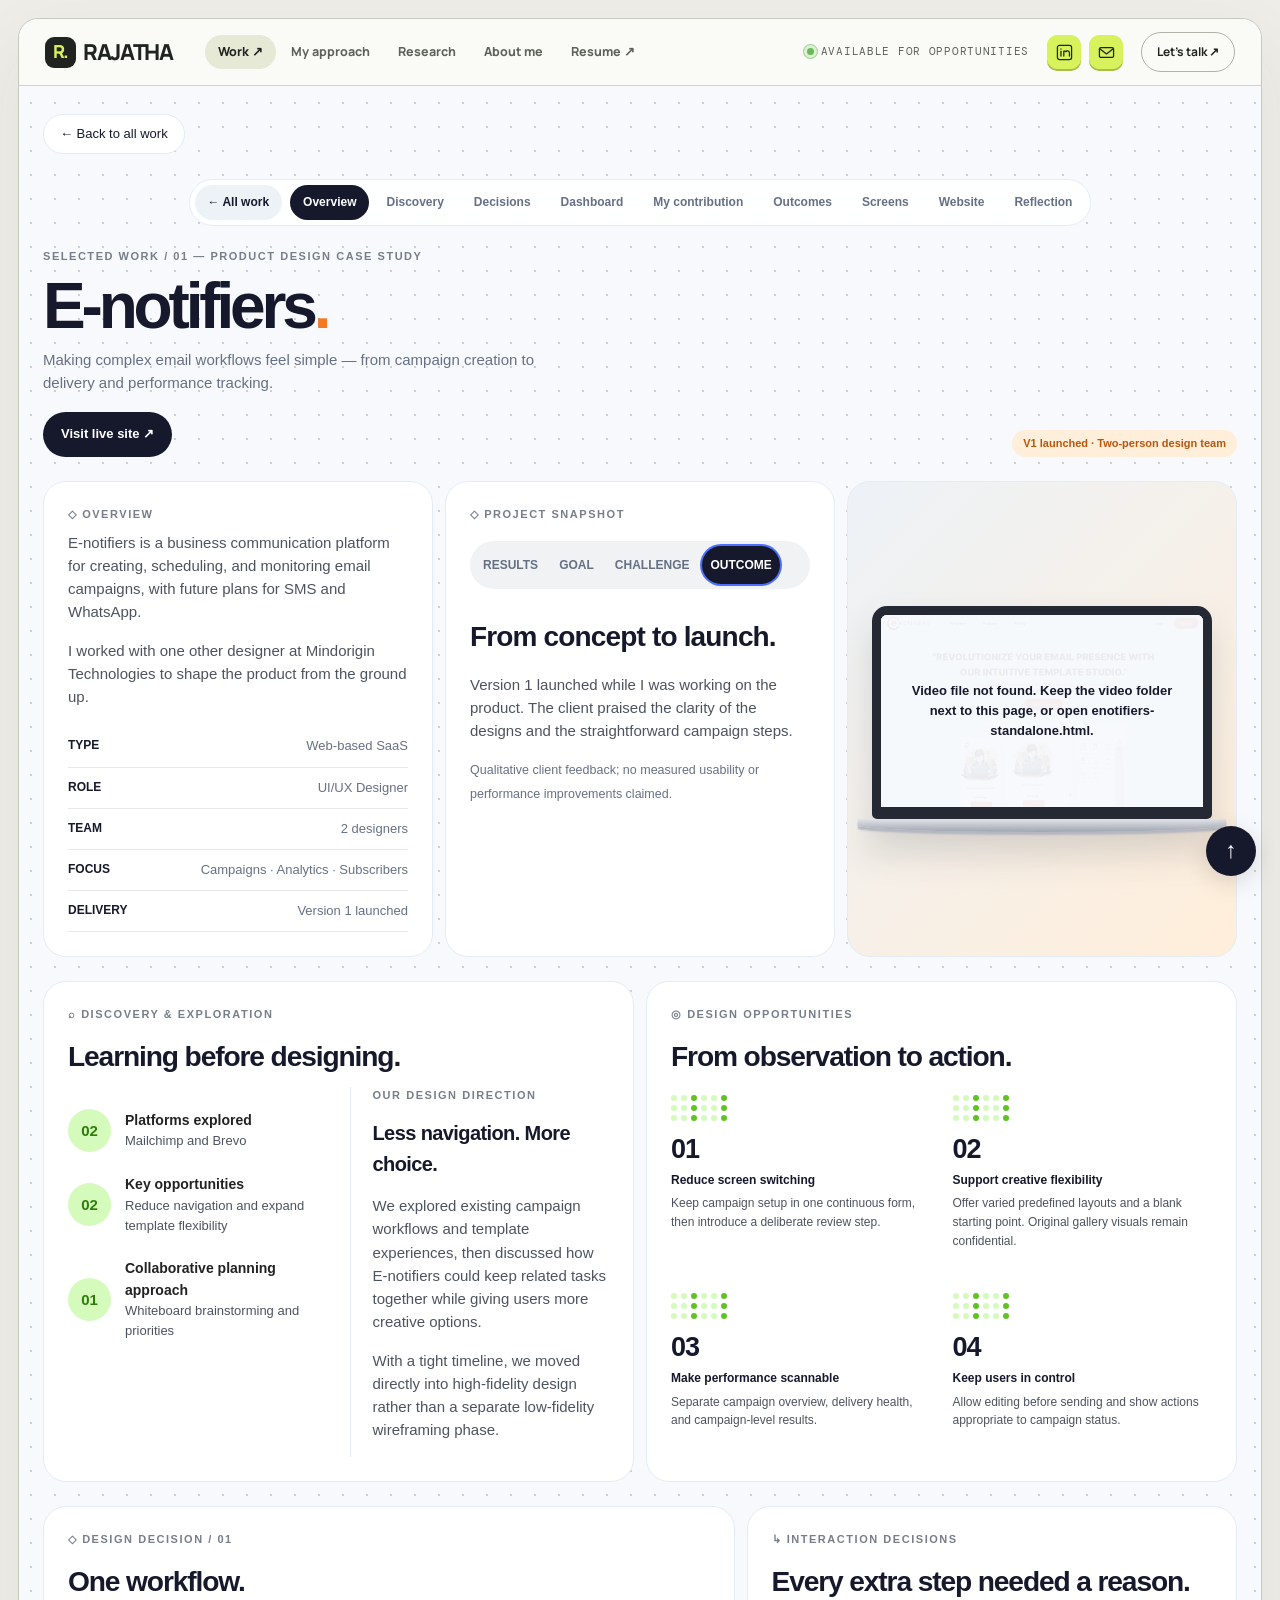
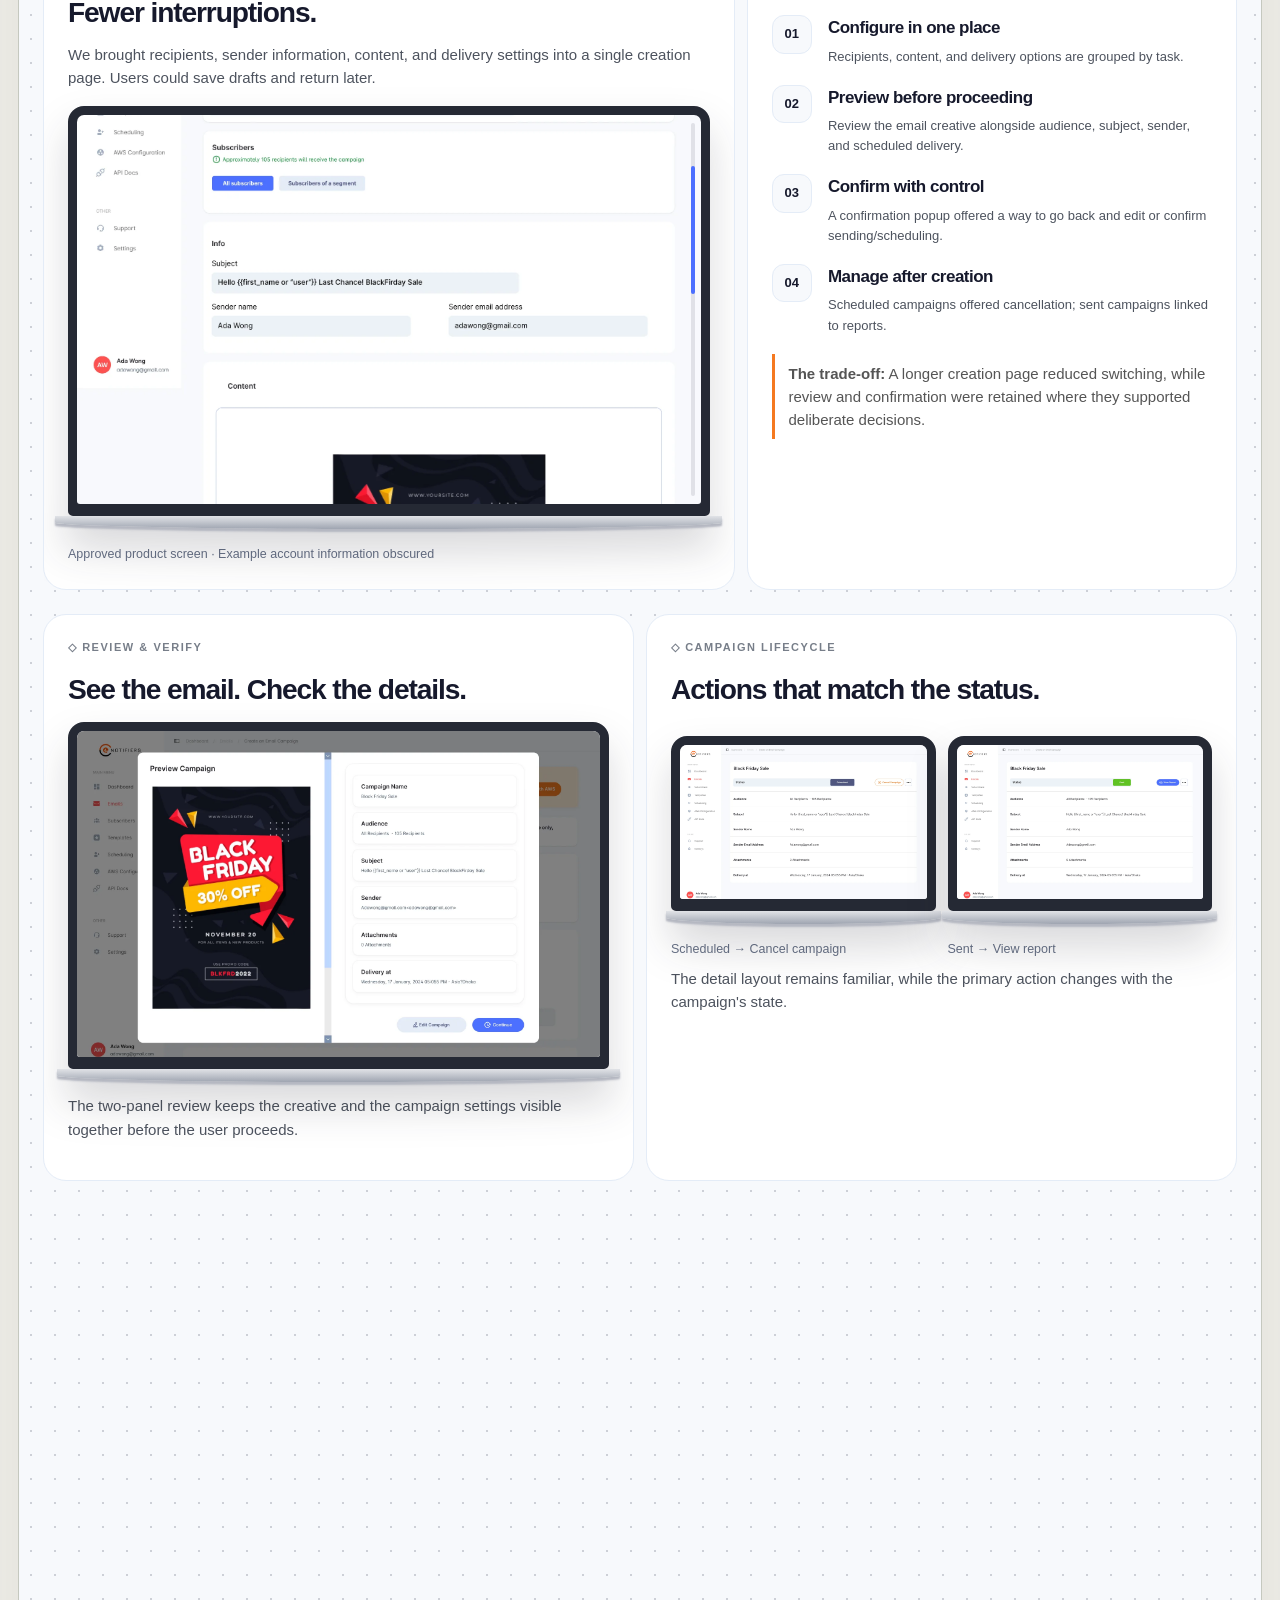
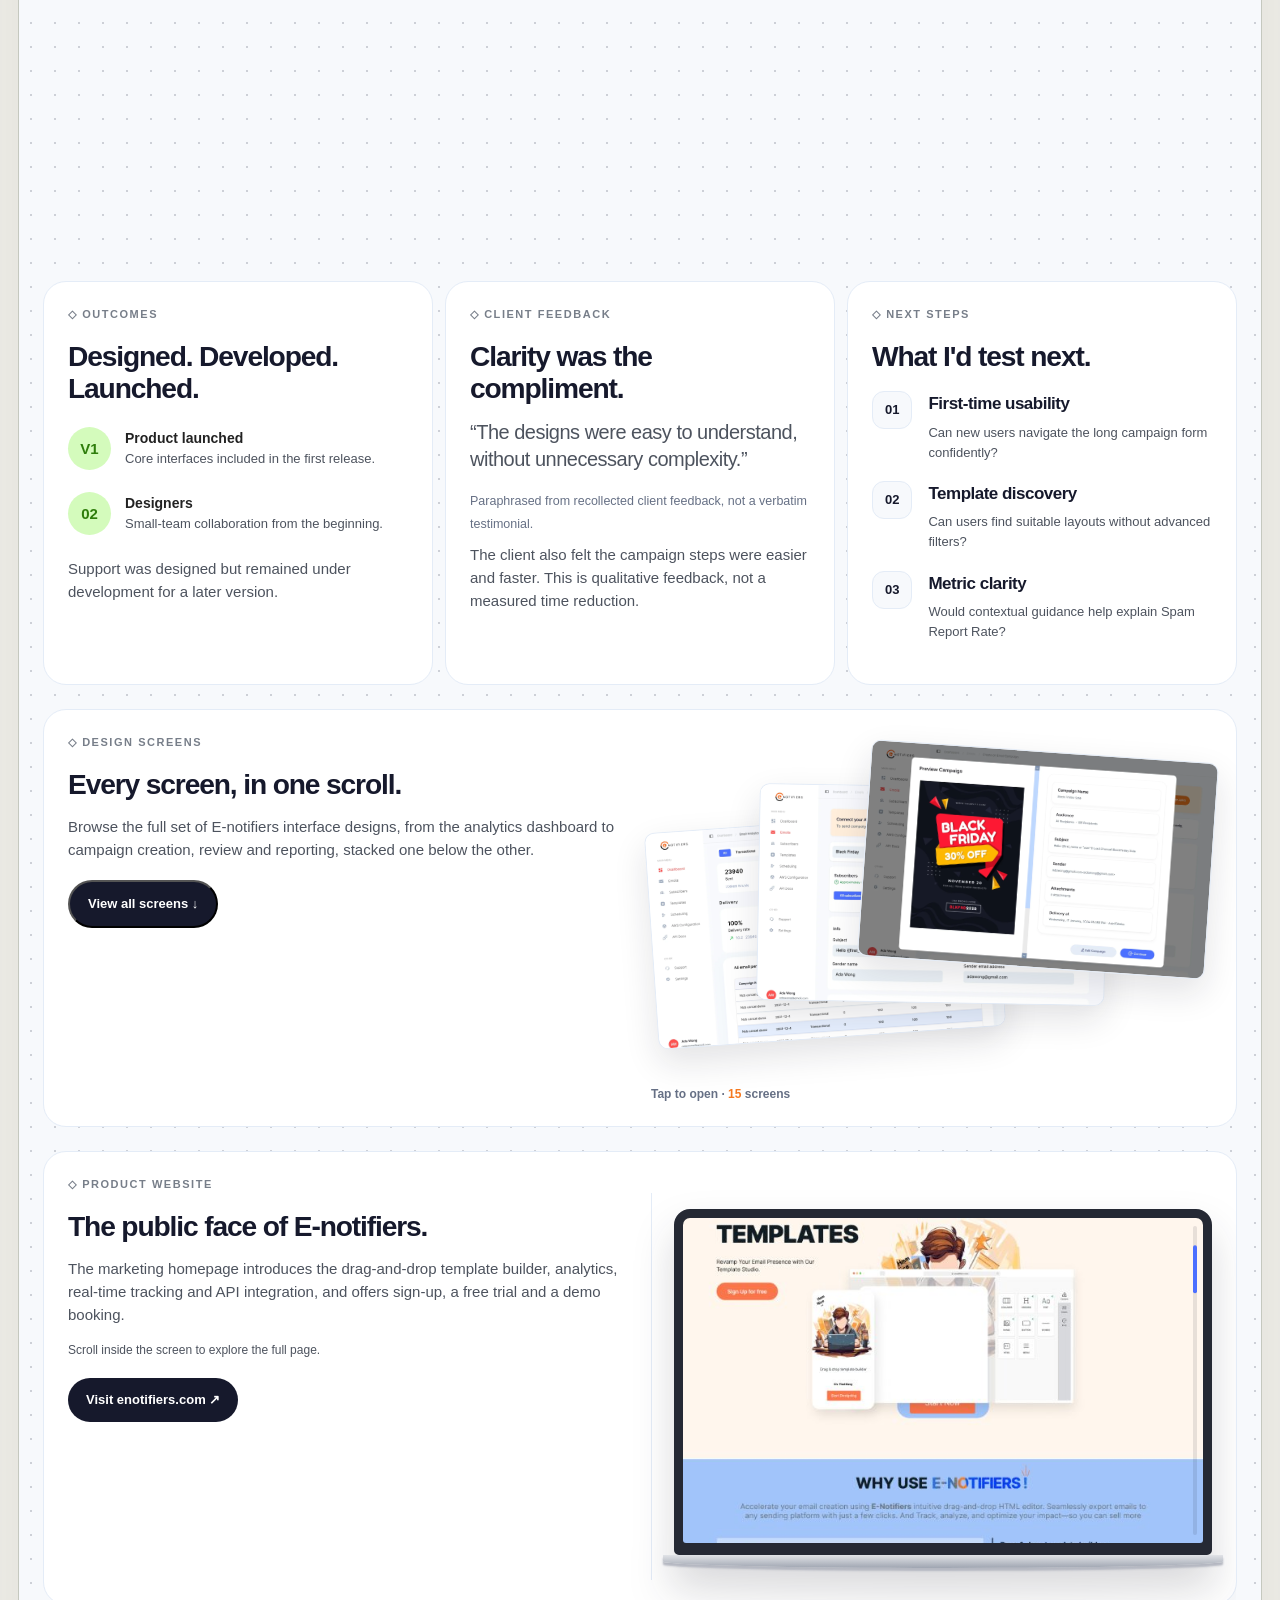
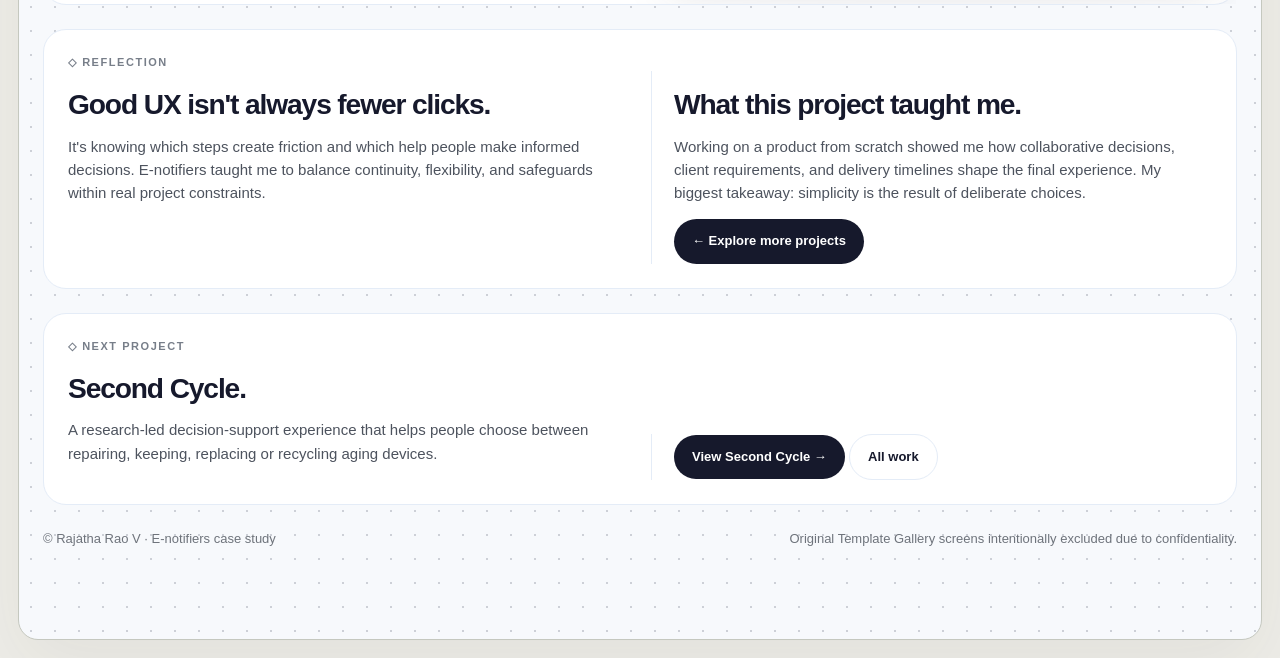
<file: docs/enotifiers.html>
<!doctype html>
<html lang="en"><head><meta charset="utf-8"><meta name="viewport" content="width=device-width,initial-scale=1"><title>E-notifiers · Project Deep Dive — Rajatha Rao V</title>
<style>
:root{--ink:#16192C;--muted:#667085;--line:#E4ECF7;--accent:#F57920;--blue:#4C6FFF;--bg:#F7F9FC;--card:#fff}*{box-sizing:border-box}html{scroll-behavior:smooth}body{margin:0;color:var(--ink);background-color:var(--bg);background-image:radial-gradient(#cdd0d7 .8px,transparent .8px);background-size:24px 24px;font-family:Inter,-apple-system,BlinkMacSystemFont,"Segoe UI",Arial,sans-serif;font-size:15px;line-height:1.55}button,a{font:inherit}a{color:inherit}button{cursor:pointer}.wrap{max-width:1500px;margin:auto;padding:28px 24px 90px}.top{display:flex;align-items:center;justify-content:space-between;gap:16px;margin-bottom:25px}.brand{font-weight:850;letter-spacing:-.045em;font-size:22px}.brand span{color:var(--accent)}.top a{text-decoration:none;border:1px solid var(--line);border-radius:99px;padding:9px 16px;background:#fff;font-size:13px}.eyebrow{font-size:11px;letter-spacing:.14em;font-weight:800;color:#777e89;text-transform:uppercase}.heading{display:flex;justify-content:space-between;align-items:end;gap:22px;margin:0 0 24px}.heading h1{font-size:clamp(38px,5vw,70px);letter-spacing:-.065em;line-height:1.05;margin:8px 0}.heading p{color:var(--muted);max-width:540px;margin:0}.grid{display:grid;grid-template-columns:repeat(12,minmax(0,1fr));gap:12px}.card{background:var(--card);border:1px solid var(--line);border-radius:23px;padding:24px;min-width:0;overflow:hidden}.c4{grid-column:span 4}.c5{grid-column:span 5}.c6{grid-column:span 6}.c7{grid-column:span 7}.c8{grid-column:span 8}.c12{grid-column:span 12}.card h2{font-size:clamp(23px,2.2vw,35px);line-height:1.13;letter-spacing:-.04em;margin:18px 0 14px}.card h3{font-size:20px;letter-spacing:-.03em;margin:14px 0}.card p{color:#4d535e;margin:8px 0 15px}.card small{color:var(--muted)}.snapshot-tabs{display:flex;gap:5px;background:#f1f2f4;padding:5px;border-radius:99px;margin:18px 0 26px}.snapshot-tabs button{border:0;background:transparent;border-radius:99px;padding:10px 8px;flex:1;font-size:12px;font-weight:750;color:#667085}.snapshot-tabs button[aria-selected=true]{background:#16192C;color:white;box-shadow:0 0 0 2px var(--blue)}.tab-panel{min-height:145px}.tab-panel[hidden]{display:none}.tab-panel h3{font-size:28px}.meta{margin:18px 0 0}.meta div{display:flex;justify-content:space-between;gap:16px;padding:10px 0;border-bottom:1px solid #e9e9eb}.meta dt{font-weight:800;font-size:12px;text-transform:uppercase}.meta dd{margin:0;text-align:right;color:#667085;font-size:13px}.hero-screen{display:flex;align-items:center;justify-content:center;background:linear-gradient(135deg,#EDF2F7,#FFEEDA);min-height:360px}.laptop{width:100%;max-width:760px;filter:drop-shadow(0 20px 17px rgba(24,27,40,.14))}.laptop .lid{border:9px solid #252934;border-bottom-width:12px;border-radius:15px 15px 5px 5px;background:#fff;overflow:hidden;aspect-ratio:16/10}.laptop img{display:block;width:100%;height:100%;object-fit:cover;object-position:top left}.laptop .base{width:108%;height:13px;margin-left:-4%;background:linear-gradient(#e1e3e7,#9fa5b1);border-radius:0 0 65% 65%;box-shadow:0 3px 2px #b4b7c1}.big-number{font-size:49px;font-weight:800;letter-spacing:-.06em;line-height:1}.fact{display:flex;align-items:center;gap:14px;margin:22px 0}.fact b{background:#D4FBBC;color:#2E7D0B;width:43px;height:43px;border-radius:50%;display:grid;place-items:center;flex:none}.fact p{margin:0;font-size:13px}.fact strong{display:block;color:#222;font-size:14px}.two-col{display:grid;grid-template-columns:1fr 1fr;gap:22px}.two-col>div+div{border-left:1px solid var(--line);padding-left:22px}.insights{display:grid;grid-template-columns:1fr 1fr;gap:22px}.insight{padding:8px 0}.insight strong{font-size:27px;letter-spacing:-.04em}.insight span{display:block;font-size:12px;font-weight:750}.insight p{font-size:12px;margin:5px 0}.dots{display:grid;grid-template-columns:repeat(6,6px);gap:4px;margin-bottom:8px}.dots i{width:6px;height:6px;background:#D4FBBC;border-radius:50%}.dots i:nth-child(3n){background:#5FC322}.story{display:flex;gap:16px;align-items:flex-start;margin:18px 0}.step{font-weight:850;font-size:13px;border:1px solid var(--line);border-radius:12px;padding:8px 12px;background:#F7F9FC}.story h3{font-size:17px;margin:0 0 5px}.story p{margin:0;font-size:13px}.mock{padding:14px;background:#F7F9FC;border:1px solid #e7e9ef;border-radius:16px;margin:18px 0}.mock img{width:100%;display:block;border-radius:7px}.mock.tall{max-height:490px;overflow:hidden}.mock.tall img{height:auto}.mockrow{display:grid;grid-template-columns:1fr 1fr;gap:12px}.pill{display:inline-block;padding:5px 11px;border-radius:99px;background:#FFEEDA;color:#B8560C;font-size:11px;font-weight:800}.note{border-left:3px solid var(--accent);padding:8px 0 8px 14px;margin-top:15px;color:#555}.quote{font-size:20px;letter-spacing:-.025em;line-height:1.35;color:#2c3039}.metrics{display:grid;grid-template-columns:repeat(3,1fr);gap:8px}.metric{border:1px solid var(--line);border-radius:12px;padding:13px}.metric b{display:block;font-size:17px}.metric span{font-size:11px;color:#6a717a}.cta{display:inline-block;background:#16192C;color:white;text-decoration:none;padding:12px 18px;border-radius:99px;font-size:13px;font-weight:700}.foot{display:flex;justify-content:space-between;gap:16px;align-items:center;margin-top:24px;color:#6e737b;font-size:13px}.backtop{position:fixed;bottom:24px;right:24px;width:50px;height:50px;border-radius:50%;background:#16192C;color:#fff;border:0;font-size:23px;box-shadow:0 6px 24px #0002}.section-gap{margin-top:12px}@media(max-width:980px){.c4,.c5,.c6,.c7,.c8{grid-column:span 12}.hero-screen{min-height:300px}.heading{display:block}.heading p{margin-top:12px}}@media(max-width:600px){.wrap{padding:18px 12px 65px}.card{padding:19px;border-radius:18px}.two-col,.insights,.mockrow{grid-template-columns:1fr}.two-col>div+div{border-left:0;border-top:1px solid var(--line);padding:16px 0 0}.heading h1{font-size:40px}.meta div{align-items:start}.snapshot-tabs button{font-size:10px;padding:9px 2px}.metrics{grid-template-columns:1fr 1fr}.foot{display:block}.top .brand{font-size:19px}}@media(prefers-reduced-motion:reduce){html{scroll-behavior:auto}}

#progress{position:fixed;top:0;left:0;height:3px;width:100%;background:var(--accent);transform:scaleX(0);transform-origin:0 0;z-index:90}
#cover{position:fixed;inset:0;z-index:100;pointer-events:none}#cover .pn{position:absolute;inset:0;display:grid;place-items:center}#cover .g{background:#5FC322}#cover .o{background:#F57920}#cover .b{background:#4C6FFF;color:#fff;font-size:clamp(44px,9vw,130px);font-weight:800;letter-spacing:-.07em}
#cover i{font-style:normal;color:var(--accent)}
.secnav{position:sticky;top:10px;z-index:40;display:flex;gap:4px;overflow-x:auto;background:rgba(255,255,255,.88);backdrop-filter:blur(10px);border:1px solid var(--line);border-radius:99px;padding:5px;margin:0 auto 22px;width:max-content;max-width:100%;scrollbar-width:none}
.secnav a{white-space:nowrap;text-decoration:none;font-size:12px;font-weight:700;padding:8px 13px;border-radius:99px;color:#667085;transition:background .3s,color .3s}
.secnav a.on{background:#16192C;color:#fff}
.grid>section{scroll-margin-top:84px}
.rv{opacity:0;transform:translateY(28px);transition:opacity .8s cubic-bezier(.2,.8,.2,1),transform .8s cubic-bezier(.2,.8,.2,1),box-shadow .3s}
.rv.in{opacity:1;transform:none}
.card:hover{box-shadow:0 18px 40px rgba(24,27,40,.08)}
.mock img{cursor:zoom-in}
.ph{display:grid;place-items:center;min-height:190px;height:100%;border:1.5px dashed #c5c8d0;border-radius:8px;color:#8a909a;font-size:12px;text-align:center;padding:16px;background:repeating-linear-gradient(45deg,#F7F9FC,#F7F9FC 10px,#EDF2F7 10px,#EDF2F7 20px)}
#lb{position:fixed;inset:0;z-index:95;background:rgba(20,22,30,.9);display:none;place-items:center;padding:4vw;cursor:zoom-out}
#lb.open{display:grid;animation:lbin .3s}
#lb img{max-width:100%;max-height:100%;border-radius:10px;box-shadow:0 30px 80px #0008}
@keyframes lbin{from{opacity:0}}
.laptop{transition:transform .5s cubic-bezier(.2,.8,.2,1);transform:perspective(1100px) rotateY(calc(var(--ry,0)*1deg)) rotateX(calc(var(--rx,0)*1deg))}
.sitefr{border:1px solid #e7e9ef;border-radius:14px;overflow:hidden;background:#fff;max-width:520px}
.sitefr .bar{display:flex;gap:6px;padding:10px 12px;background:#f1f2f4}
.sitefr .bar i{width:9px;height:9px;border-radius:50%;background:#cfd2d9}
.sitefr .scroll{max-height:540px;overflow:auto;overscroll-behavior:contain}
.sitefr img{display:block;width:100%}
.hint{font-size:12px;color:var(--muted)}
.story{cursor:default}.story .step{transition:background .3s,color .3s,border-color .3s}.story:hover .step{background:var(--accent);color:#fff;border-color:var(--accent)}
:focus-visible{outline:2px solid var(--accent);outline-offset:3px}
@media(prefers-reduced-motion:reduce){.rv{opacity:1;transform:none;transition:none}.laptop{transform:none!important}}

/* ---- button interactions ---- */
.btn,.cta,.top a,.backtop,[role=tab],.secnav a,.close,.list button{transition:translate .35s cubic-bezier(.2,.8,.2,1),scale .2s,transform .35s cubic-bezier(.2,.8,.2,1),box-shadow .35s,background-color .3s,color .3s,border-color .3s,padding .35s cubic-bezier(.2,.8,.2,1)}
:is(button,a.cta,.top a):active{scale:.95}
.cta:hover,.top a:hover,.backtop:hover{transform:translateY(-2px);box-shadow:0 10px 24px rgba(22,25,44,.16)}
.cta:hover{background:var(--accent)}
.top a:hover,.backtop:hover{border-color:var(--accent);color:var(--accent)}
[role=tab]:hover{transform:translateY(-1px)}
.secnav a:hover:not(.on){background:#E4ECF7;color:#16192C}
.close:hover{transform:rotate(90deg);color:var(--accent)}
.btn:before{content:"\2190";display:inline-block;margin-right:7px;transition:transform .35s cubic-bezier(.2,.8,.2,1)}
.btn:hover{color:var(--accent)}.btn:hover:before{transform:translateX(-5px)}
.idx button span:last-child{transition:transform .35s cubic-bezier(.2,.8,.2,1)}
.idx button:hover span:last-child,.idx button.hl span:last-child{transform:translate(4px,-4px)}
.list button:hover{padding-left:10px}
.ripple{position:absolute;border-radius:50%;background:currentColor;opacity:.22;transform:scale(0);animation:rp .65s ease-out forwards;pointer-events:none}
@keyframes rp{to{transform:scale(1);opacity:0}}
.mag{translate:var(--tx,0px) var(--ty,0px)}
@media(prefers-reduced-motion:reduce){.ripple{display:none}.btn,.cta,.top a,.backtop,[role=tab],.close{transition:none}.mag{translate:none}}

/* ---- design screens box + viewer ---- */
.stack{all:unset;box-sizing:border-box;cursor:pointer;display:block;position:relative;width:100%;aspect-ratio:16/10;border-radius:14px;outline-offset:6px}
.stack:focus-visible{outline:2px solid var(--accent)}
.tstack{position:absolute;inset:0;display:block}
.tstack .t{position:absolute;width:62%;aspect-ratio:16/10;border-radius:10px;border:1px solid #E4ECF7;background:#fff;box-shadow:0 14px 34px rgba(22,25,44,.12);overflow:hidden;transition:transform .6s cubic-bezier(.2,.8,.2,1),box-shadow .4s}
.tstack .t img{width:100%;height:100%;object-fit:cover;object-position:top;display:block}
.tstack .t.empty{background:linear-gradient(135deg,#EDF2F7,#fff)}
.tstack .t.empty:before{content:"";position:absolute;left:8%;top:12%;width:44%;height:9%;border-radius:4px;background:var(--blue)}
.tstack .t.empty:after{content:"";position:absolute;left:8%;top:30%;right:8%;bottom:12%;border-radius:6px;background:repeating-linear-gradient(#E4ECF7 0 10px,transparent 10px 20px)}
.tstack .t:nth-child(1){left:0;top:20%;transform:rotate(-4deg)}
.tstack .t:nth-child(2){left:19%;top:10%;transform:rotate(1deg)}
.tstack .t:nth-child(3){left:38%;top:0;transform:rotate(4deg)}
.stack:hover .t:nth-child(1){transform:translate(-14px,10px) rotate(-7deg)}
.stack:hover .t:nth-child(2){transform:translateY(-6px) rotate(1deg)}
.stack:hover .t:nth-child(3){transform:translate(14px,-8px) rotate(7deg)}
.stack:hover .t{box-shadow:0 22px 44px rgba(22,25,44,.18)}
.tap{position:absolute;left:0;bottom:-2px;font-size:12px;font-weight:700;color:var(--muted)}
.tap b{color:var(--accent)}
#sv{position:fixed;inset:0;z-index:96;background:#F7F9FC;background-image:radial-gradient(#cdd0d7 .8px,transparent .8px);background-size:24px 24px;display:flex;flex-direction:column}
#sv[hidden]{display:none}
.sv-top{display:flex;align-items:center;gap:16px;padding:14px max(20px,3vw);background:rgba(247,249,252,.92);backdrop-filter:blur(10px);border-bottom:1px solid var(--line)}
.sv-top b{font-size:15px;letter-spacing:-.02em}.sv-top span{color:var(--muted);font-size:13px}
.sv-top .sp{flex:1}
.sv-top .close{position:static;font-size:26px;padding:4px 12px}
.sv-bar{height:3px;background:#E4ECF7}.sv-bar i{display:block;height:100%;width:100%;background:var(--accent);transform:scaleX(0);transform-origin:0 0}
.sv-scroll{flex:1;overflow-y:auto;scroll-behavior:smooth;padding:32px max(20px,3vw) 80px}
.sv-fig{max-width:1100px;margin:0 auto 44px}
.sv-fig figcaption{display:flex;gap:12px;align-items:baseline;margin-bottom:12px;font-size:13px;color:var(--muted)}
.sv-fig figcaption b{color:var(--ink);font-size:15px}
.sv-fig img{display:block;width:100%;border-radius:12px;border:1px solid var(--line);box-shadow:0 18px 50px rgba(22,25,44,.1);background:#fff}
.sv-fig .ph{min-height:340px}
@media(max-width:700px){.tap{position:static;display:block;margin-top:10px}.stack{margin-bottom:26px}}
@media(prefers-reduced-motion:reduce){.sv-scroll{scroll-behavior:auto}}
#progress{top:var(--sx-h,67px)}.secnav{top:calc(var(--sx-h,67px) + 10px)}.grid>section{scroll-margin-top:calc(var(--sx-h,67px) + 76px)}

/* ---- laptop with scrolling screen (Design decision 01) ---- */
.lap-scroll{width:100%;max-width:760px;margin:20px auto 14px;filter:drop-shadow(0 22px 20px rgba(24,27,40,.16))}
.lap-lid{position:relative;border:9px solid #252934;border-bottom-width:12px;border-radius:16px 16px 5px 5px;background:#252934;overflow:hidden}
.lap-cam{position:absolute;top:-6px;left:50%;width:5px;height:5px;margin-left:-2.5px;border-radius:50%;background:#555b69;z-index:3}
.lap-screen{aspect-ratio:16/10;overflow-y:auto;overflow-x:hidden;background:#fff;scrollbar-width:none;overscroll-behavior:auto;border-radius:3px;outline-offset:-3px}
.lap-screen::-webkit-scrollbar{display:none}
.lap-screen img{display:block;width:100%;height:auto}
.lap-hint{position:absolute;left:50%;bottom:16px;transform:translateX(-50%);z-index:3;display:flex;gap:7px;align-items:center;background:rgba(22,25,44,.88);color:#fff;font-size:12px;font-weight:700;padding:8px 14px;border-radius:99px;pointer-events:none;transition:opacity .4s,transform .4s;white-space:nowrap}
.lap-hint i{font-style:normal;display:inline-block;animation:lapb 1.4s ease-in-out infinite}
@keyframes lapb{50%{transform:translateY(4px)}}
.lap-scroll.scrolled .lap-hint{opacity:0;transform:translateX(-50%) translateY(10px)}
.lap-bar{position:absolute;top:8px;right:6px;bottom:8px;width:4px;border-radius:4px;background:rgba(22,25,44,.1);z-index:3;pointer-events:none}
.lap-bar i{display:block;width:100%;height:28%;border-radius:4px;background:var(--blue);transform:translateY(0)}
.lap-base{width:104%;height:13px;margin-left:-2%;background:linear-gradient(#e1e3e7,#9fa5b1);border-radius:0 0 65% 65%;box-shadow:0 3px 2px #b4b7c1}
@media(prefers-reduced-motion:reduce){.lap-hint i{animation:none}}

.lap-scroll.noscroll .lap-hint,.lap-scroll.noscroll .lap-bar{display:none}
.card .lap-scroll{margin:16px auto 12px}
.sv-fig .lap-scroll{max-width:980px;margin:0 auto}
.sv-fig .lap-screen img{border:0;border-radius:0;box-shadow:none;background:#fff}
.sv-fig .lap-screen .ph{border-radius:0;min-height:100%;height:100%}

/* only the Design decision 01 laptop scrolls; every other laptop shows a fixed screen */
.lap-scroll:not(.lap-live) .lap-screen{overflow:hidden}
.lap-scroll:not(.lap-live) .lap-screen img{height:100%;object-fit:cover;object-position:top center;cursor:zoom-in}
.lap-scroll:not(.lap-live) .lap-hint,.lap-scroll:not(.lap-live) .lap-bar{display:none}
#lb{z-index:98;overflow:auto;place-items:start center}
#lb img{max-width:min(100%,1300px);max-height:none;height:auto;cursor:zoom-out}
.secnav a.sec-back{background:#EDF2F7;color:#16192C;margin-right:4px}

.snapshot-tabs{overflow-x:auto;scrollbar-width:none;max-width:100%}.snapshot-tabs::-webkit-scrollbar{display:none}.snapshot-tabs button{white-space:nowrap;flex:none}
@media(min-width:901px) and (max-width:1240px){.snapshot-tabs{display:grid!important;grid-template-columns:repeat(2,1fr);border-radius:22px;overflow:visible}.snapshot-tabs button{font-size:11px!important;padding:9px 6px!important;min-width:0}}
.ext-links{display:flex;flex-wrap:wrap;gap:10px;margin-top:18px}.cta.ghost{background:transparent;color:#16192C;box-shadow:inset 0 0 0 1.5px #16192C}.cta.ghost:hover{background:#16192C;color:#fff}
.lid.vid{position:relative;background:#fff}.lid.vid video{display:block;width:100%;height:100%;object-fit:cover;object-position:top center;cursor:pointer}
.vid-toggle{position:absolute;left:10px;bottom:10px;border:0;border-radius:99px;padding:7px 12px;font:700 11px/1 inherit;background:rgba(22,25,44,.82);color:#fff;cursor:pointer;opacity:0;transform:translateY(4px);transition:opacity .25s,transform .25s,background .2s;backdrop-filter:blur(6px)}
.lid.vid:hover .vid-toggle,.vid-toggle:focus-visible,.lid.vid.paused .vid-toggle{opacity:1;transform:none}.vid-toggle:hover{background:#F57920}
@media(hover:none){.vid-toggle{opacity:1;transform:none}}
.vid-missing{position:absolute;inset:0;display:grid;place-items:center;text-align:center;padding:24px;background:rgba(247,249,252,.94);color:#16192C;font-size:13px;font-weight:600}
</style><link rel="stylesheet" href="assets/site.css">
</head><body class="inner"><div class="sx-shell"><script src="assets/site.js"></script><div id="progress"></div><div id="cover" aria-hidden="true"><div class="pn g"></div><div class="pn o"></div><div class="pn b"><span>E-notifiers<i>.</i></span></div></div><div id="lb" role="dialog" aria-label="Enlarged image"><img alt=""></div><div id="page"><main class="wrap" id="top">
<nav class="top"><a href="work.html" class="back">← Back to all work</a></nav>
<nav class="secnav" id="secnav" aria-label="Case study sections"></nav>
<header class="heading"><div><div class="eyebrow">Selected work / 01 — Product design case study</div><h1>E-notifiers<span style="color:var(--accent)">.</span></h1><p>Making complex email workflows feel simple — from campaign creation to delivery and performance tracking.</p><div class="ext-links"><a class="cta" href="https://enotifiers.com/" target="_blank" rel="noopener noreferrer">Visit live site ↗</a></div></div><span class="pill">V1 launched · Two-person design team</span></header>
<div class="grid">
<section class="card c4"><div class="eyebrow">◇ Overview</div><p>E-notifiers is a business communication platform for creating, scheduling, and monitoring email campaigns, with future plans for SMS and WhatsApp.</p><p>I worked with one other designer at Mindorigin Technologies to shape the product from the ground up.</p><dl class="meta"><div><dt>Type</dt><dd>Web-based SaaS</dd></div><div><dt>Role</dt><dd>UI/UX Designer</dd></div><div><dt>Team</dt><dd>2 designers</dd></div><div><dt>Focus</dt><dd>Campaigns · Analytics · Subscribers</dd></div><div><dt>Delivery</dt><dd>Version 1 launched</dd></div></dl></section>
<section class="card c4"><div class="eyebrow">◇ Project snapshot</div><div class="snapshot-tabs" role="tablist" aria-label="Project snapshot"><button role="tab" aria-selected="false" data-tab="results">RESULTS</button><button role="tab" aria-selected="false" data-tab="goal">GOAL</button><button role="tab" aria-selected="false" data-tab="challenge">CHALLENGE</button><button role="tab" aria-selected="true" data-tab="outcome">OUTCOME</button></div><div class="tab-panel" id="results" hidden><h3>What we delivered</h3><p>Campaign creation, preview and review, scheduling, subscribers, and an analytics dashboard. The Support screen was designed for a later release.</p></div><div class="tab-panel" id="goal" hidden><h3>The goal</h3><p>Make it straightforward to create email campaigns without limiting users who want more control over content and delivery.</p></div><div class="tab-panel" id="challenge" hidden><h3>The challenge</h3><p>Bring several related tasks together under a tight timeline while balancing client requirements and ease of use.</p></div><div class="tab-panel" id="outcome"><h3>From concept to launch.</h3><p>Version 1 launched while I was working on the product. The client praised the clarity of the designs and the straightforward campaign steps.</p><small>Qualitative client feedback; no measured usability or performance improvements claimed.</small></div></section>
<section class="card c4 hero-screen"><div class="laptop" aria-label="E-notifiers screen recording in a laptop-style frame"><div class="lid vid"><video id="walk" autoplay muted loop playsinline webkit-playsinline preload="auto" poster="assets/video-enotifiers-walkthrough-poster.jpg" aria-label="Screen recording walking through the E-notifiers product website"><source src="assets/video-enotifiers-walkthrough.mp4" type="video/mp4"></video><button class="vid-toggle" type="button" id="walkBtn" aria-label="Pause screen recording">❚❚ Pause</button></div><div class="base"></div></div></section>
<section class="card c6 section-gap"><div class="eyebrow">⌕ Discovery & exploration</div><h2>Learning before designing.</h2><div class="two-col"><div><div class="fact"><b>02</b><p><strong>Platforms explored</strong>Mailchimp and Brevo</p></div><div class="fact"><b>02</b><p><strong>Key opportunities</strong>Reduce navigation and expand template flexibility</p></div><div class="fact"><b>01</b><p><strong>Collaborative planning approach</strong>Whiteboard brainstorming and priorities</p></div></div><div><div class="eyebrow">Our design direction</div><h3>Less navigation. More choice.</h3><p>We explored existing campaign workflows and template experiences, then discussed how E-notifiers could keep related tasks together while giving users more creative options.</p><p>With a tight timeline, we moved directly into high-fidelity design rather than a separate low-fidelity wireframing phase.</p></div></div></section>
<section class="card c6 section-gap"><div class="eyebrow">◎ Design opportunities</div><h2>From observation to action.</h2><div class="insights"><div class="insight"><div class="dots" aria-hidden="true"><i></i><i></i><i></i><i></i><i></i><i></i><i></i><i></i><i></i><i></i><i></i><i></i><i></i><i></i><i></i><i></i><i></i><i></i></div><strong>01</strong><span>Reduce screen switching</span><p>Keep campaign setup in one continuous form, then introduce a deliberate review step.</p></div><div class="insight"><div class="dots" aria-hidden="true"><i></i><i></i><i></i><i></i><i></i><i></i><i></i><i></i><i></i><i></i><i></i><i></i><i></i><i></i><i></i><i></i><i></i><i></i></div><strong>02</strong><span>Support creative flexibility</span><p>Offer varied predefined layouts and a blank starting point. Original gallery visuals remain confidential.</p></div><div class="insight"><div class="dots" aria-hidden="true"><i></i><i></i><i></i><i></i><i></i><i></i><i></i><i></i><i></i><i></i><i></i><i></i><i></i><i></i><i></i><i></i><i></i><i></i></div><strong>03</strong><span>Make performance scannable</span><p>Separate campaign overview, delivery health, and campaign-level results.</p></div><div class="insight"><div class="dots" aria-hidden="true"><i></i><i></i><i></i><i></i><i></i><i></i><i></i><i></i><i></i><i></i><i></i><i></i><i></i><i></i><i></i><i></i><i></i><i></i></div><strong>04</strong><span>Keep users in control</span><p>Allow editing before sending and show actions appropriate to campaign status.</p></div></div></section>
<section class="card c7 section-gap"><div class="eyebrow">◇ Design decision / 01</div><h2>One workflow.<br>Fewer interruptions.</h2><p>We brought recipients, sender information, content, and delivery settings into a single creation page. Users could save drafts and return later.</p><div class="lap-scroll lap-live"><div class="lap-lid"><span class="lap-cam"></span><div class="lap-screen" tabindex="0" role="region" aria-label="Long campaign creation screen showing subscriber selection, sender details, email content and delivery scheduling"><img loading="lazy" src="assets/create.webp" alt="Long campaign creation screen showing subscriber selection, sender details, email content and delivery scheduling"></div><span class="lap-hint"><i>↓</i> Scroll the screen</span><span class="lap-bar"><i></i></span></div><div class="lap-base"></div></div><small>Approved product screen · Example account information obscured</small></section>
<section class="card c5 section-gap"><div class="eyebrow">↳ Interaction decisions</div><h2>Every extra step needed a reason.</h2><div class="story"><span class="step">01</span><div><h3>Configure in one place</h3><p>Recipients, content, and delivery options are grouped by task.</p></div></div><div class="story"><span class="step">02</span><div><h3>Preview before proceeding</h3><p>Review the email creative alongside audience, subject, sender, and scheduled delivery.</p></div></div><div class="story"><span class="step">03</span><div><h3>Confirm with control</h3><p>A confirmation popup offered a way to go back and edit or confirm sending/scheduling.</p></div></div><div class="story"><span class="step">04</span><div><h3>Manage after creation</h3><p>Scheduled campaigns offered cancellation; sent campaigns linked to reports.</p></div></div><div class="note"><strong>The trade-off:</strong> A longer creation page reduced switching, while review and confirmation were retained where they supported deliberate decisions.</div></section>
<section class="card c6 section-gap"><div class="eyebrow">◇ Review & verify</div><h2>See the email. Check the details.</h2><div class="lap-scroll"><div class="lap-lid"><span class="lap-cam"></span><div class="lap-screen" tabindex="0" role="region" aria-label="Campaign preview showing an email creative alongside a structured review of audience, sender, attachments and delivery"><img loading="lazy" src="assets/preview.webp" alt="Campaign preview showing an email creative alongside a structured review of audience, sender, attachments and delivery"></div><span class="lap-hint"><i>↓</i> Scroll the screen</span><span class="lap-bar"><i></i></span></div><div class="lap-base"></div></div><p>The two-panel review keeps the creative and the campaign settings visible together before the user proceeds.</p></section>
<section class="card c6 section-gap"><div class="eyebrow">◇ Campaign lifecycle</div><h2>Actions that match the status.</h2><div class="mockrow"><div><div class="lap-scroll"><div class="lap-lid"><span class="lap-cam"></span><div class="lap-screen" tabindex="0" role="region" aria-label="Scheduled campaign details with Cancel Campaign action"><img loading="lazy" src="assets/scheduled.webp" alt="Scheduled campaign details with Cancel Campaign action"></div><span class="lap-hint"><i>↓</i> Scroll the screen</span><span class="lap-bar"><i></i></span></div><div class="lap-base"></div></div><small>Scheduled → Cancel campaign</small></div><div><div class="lap-scroll"><div class="lap-lid"><span class="lap-cam"></span><div class="lap-screen" tabindex="0" role="region" aria-label="Sent campaign details with View Report action"><img loading="lazy" src="assets/sent.webp" alt="Sent campaign details with View Report action"></div><span class="lap-hint"><i>↓</i> Scroll the screen</span><span class="lap-bar"><i></i></span></div><div class="lap-base"></div></div><small>Sent → View report</small></div></div><p>The detail layout remains familiar, while the primary action changes with the campaign's state.</p></section>
<section class="card c7 section-gap"><div class="eyebrow">◇ Design decision / 02</div><h2>Making performance more transparent.</h2><p>The dashboard moves from overview metrics to delivery health and individual campaign reporting. The All, Transactional, and Promotional tabs organize campaign categories.</p><div class="lap-scroll"><div class="lap-lid"><span class="lap-cam"></span><div class="lap-screen" tabindex="0" role="region" aria-label="Approved Email Analytics Dashboard including Spam Report Rate in the delivery section and Spam Rate in the performance table"><img loading="lazy" src="assets/dashboard.webp" alt="Approved Email Analytics Dashboard including Spam Report Rate in the delivery section and Spam Rate in the performance table"></div><span class="lap-hint"><i>↓</i> Scroll the screen</span><span class="lap-bar"><i></i></span></div><div class="lap-base"></div></div><small>Illustrative product data · Not measured campaign results</small></section>
<section class="card c5 section-gap"><div class="eyebrow">★ My individual contribution</div><h2>The metric we almost didn't show.</h2><span class="pill">Spam Report Rate</span><p>I proposed adding Spam Report Rate beyond the client's initial dashboard metrics.</p><p>My teammate and I discussed whether a negative metric might worry business users. We decided visibility mattered: complaints could be a signal to revisit communication practices.</p><div class="note">The metric appears in the delivery overview, and Spam Rate is also represented in the campaign performance table.</div><p><strong>The lesson:</strong> Product design also means questioning what information users need—not just arranging what was requested.</p></section>
<section class="card c4 section-gap"><div class="eyebrow">◇ Outcomes</div><h2>Designed. Developed. Launched.</h2><div class="fact"><b>V1</b><p><strong>Product launched</strong>Core interfaces included in the first release.</p></div><div class="fact"><b>02</b><p><strong>Designers</strong>Small-team collaboration from the beginning.</p></div><p>Support was designed but remained under development for a later version.</p></section>

<section class="card c4 section-gap"><div class="eyebrow">◇ Client feedback</div><h2>Clarity was the compliment.</h2><p class="quote">“The designs were easy to understand, without unnecessary complexity.”</p><small>Paraphrased from recollected client feedback, not a verbatim testimonial.</small><p>The client also felt the campaign steps were easier and faster. This is qualitative feedback, not a measured time reduction.</p></section>
<section class="card c4 section-gap"><div class="eyebrow">◇ Next steps</div><h2>What I'd test next.</h2><div class="story"><span class="step">01</span><div><h3>First-time usability</h3><p>Can new users navigate the long campaign form confidently?</p></div></div><div class="story"><span class="step">02</span><div><h3>Template discovery</h3><p>Can users find suitable layouts without advanced filters?</p></div></div><div class="story"><span class="step">03</span><div><h3>Metric clarity</h3><p>Would contextual guidance help explain Spam Report Rate?</p></div></div></section>
<section class="card c12 section-gap" id="screens-box"><div class="eyebrow">◇ Design screens</div><div class="two-col"><div><h2>Every screen, in one scroll.</h2><p>Browse the full set of E-notifiers interface designs, from the analytics dashboard to campaign creation, review and reporting, stacked one below the other.</p><div class="ext-links"><button class="cta" type="button" data-sv>View all screens ↓</button></div></div><button class="stack" type="button" data-sv aria-label="Open all design screens"><span class="tstack" id="tstack"></span><span class="tap">Tap to open · <b id="scount">6</b> screens</span></button></div></section>
<section class="card c12 section-gap"><div class="eyebrow">◇ Product website</div><div class="two-col"><div><h2>The public face of E-notifiers.</h2><p>The marketing homepage introduces the drag-and-drop template builder, analytics, real-time tracking and API integration, and offers sign-up, a free trial and a demo booking.</p><p class="hint">Scroll inside the screen to explore the full page.</p><div class="ext-links"><a class="cta" href="https://enotifiers.com/" target="_blank" rel="noopener noreferrer">Visit enotifiers.com ↗</a></div></div><div><div class="lap-scroll lap-live"><div class="lap-lid"><span class="lap-cam"></span><div class="lap-screen" tabindex="0" role="region" aria-label="Full E-notifiers marketing homepage: hero, benefits, pricing, demo form and footer"><img loading="lazy" src="assets/homepage.jpg" alt="Full E-notifiers marketing homepage: hero, benefits, pricing, demo form and footer"></div><span class="lap-hint"><i>↓</i> Scroll the screen</span><span class="lap-bar"><i></i></span></div><div class="lap-base"></div></div></div></div></section>
<section class="card c12 section-gap"><div class="eyebrow">◇ Reflection</div><div class="two-col"><div><h2>Good UX isn't always fewer clicks.</h2><p>It's knowing which steps create friction and which help people make informed decisions. E-notifiers taught me to balance continuity, flexibility, and safeguards within real project constraints.</p></div><div><h2>What this project taught me.</h2><p>Working on a product from scratch showed me how collaborative decisions, client requirements, and delivery timelines shape the final experience. My biggest takeaway: simplicity is the result of deliberate choices.</p><a class="cta back" href="work.html">← Explore more projects</a></div></div></section>
<section class="card c12 section-gap"><div class="eyebrow">◇ Next project</div><div class="two-col"><div><h2>Second Cycle.</h2><p>A research-led decision-support experience that helps people choose between repairing, keeping, replacing or recycling aging devices.</p></div><div style="align-self:end"><a class="cta" href="second-cycle.html">View Second Cycle →</a> <a class="cta" style="background:#fff;color:#16192C;border:1px solid var(--line)" href="work.html">All work</a></div></div></section>
</div><footer class="foot"><span>© Rajatha Rao V · E-notifiers case study</span><span>Original Template Gallery screens intentionally excluded due to confidentiality.</span></footer></main></div>
<button class="backtop" aria-label="Back to top" onclick="window.scrollTo({top:0,behavior:'smooth'})">↑</button>
<script>
(()=>{
const $=(q,r=document)=>r.querySelector(q),$$=(q,r=document)=>[...r.querySelectorAll(q)];
const reduce=matchMedia("(prefers-reduced-motion:reduce)").matches;
const ease="cubic-bezier(.7,0,.2,1)";

/* tabs (click + arrow keys) */
const tabs=$$("[data-tab]");
function pick(b){tabs.forEach(x=>x.setAttribute("aria-selected",String(x===b)));$$(".tab-panel").forEach(x=>x.hidden=x.id!==b.dataset.tab)}
tabs.forEach((b,i)=>{b.addEventListener("click",()=>pick(b));b.addEventListener("keydown",e=>{if(e.key==="ArrowRight"||e.key==="ArrowLeft"){const n=tabs[(i+(e.key==="ArrowRight"?1:-1)+tabs.length)%tabs.length];n.focus();pick(n)}})});

/* page-enter transition */
const cover=$("#cover"),cs=$("span",cover);
let viaCard=false;try{viaCard=sessionStorage.getItem("tr")==="card";sessionStorage.removeItem("tr")}catch(_){}
if(reduce||!viaCard){cover.remove()}else{
 cs.animate([{opacity:1},{opacity:0}],{duration:350,delay:500,fill:"forwards"});
 $$(".pn",cover).reverse().forEach((p,k,all)=>{const an=p.animate([{transform:"translateY(0)"},{transform:"translateY(-100%)"}],{duration:800,delay:750+k*130,easing:ease,fill:"forwards"});if(k===all.length-1)an.onfinish=()=>{cover.style.visibility="hidden"}});
}
addEventListener("pageshow",e=>{if(e.persisted&&cover)cover.style.visibility="hidden"});

/* scroll progress */
const bar=$("#progress");
/* section nav */
const secs=$$(".grid > section");
const map=[["Overview",0],["Discovery",3],["Decisions",5],["Dashboard",9],["My contribution",10],["Outcomes",11],["Screens",14],["Website",15],["Reflection",16]];
const nav=$("#secnav");
map.forEach(([t,i],n)=>{const s=secs[i];if(!s)return;s.id="s"+n;const a=document.createElement("a");a.href="#s"+n;a.textContent=t;nav.appendChild(a)});
const links=$$("a",nav);
const bk=document.createElement("a");bk.href="work.html";bk.className="sec-back";bk.textContent="← All work";nav.prepend(bk);
function onScroll(){
 const h=document.documentElement;bar.style.transform=`scaleX(${scrollY/Math.max(1,h.scrollHeight-innerHeight)})`;
 let cur=0;map.forEach(([t,i],n)=>{const s=secs[i];if(s&&s.getBoundingClientRect().top<innerHeight*.4)cur=n});
 links.forEach((a,n)=>a.classList.toggle("on",n===cur));
 const on=links[cur];if(on&&nav.scrollWidth>nav.clientWidth)nav.scrollTo({left:on.offsetLeft-40,behavior:"smooth"});
}
addEventListener("scroll",onScroll,{passive:true});onScroll();

/* reveal on scroll + count-up */
function count(el){const t=el.textContent.trim();if(!/^\d+$/.test(t)||reduce)return;const n=+t;let k=0;const id=setInterval(()=>{k++;el.textContent=String(Math.min(n,k)).padStart(2,"0");if(k>=n)clearInterval(id)},140);el.textContent="00"}
const io=new IntersectionObserver(es=>es.forEach(e=>{if(e.isIntersecting){const el=e.target;el.style.transitionDelay=(secs.indexOf(el)%3)*90+"ms";el.classList.add("in");$$(".fact b",el).forEach(count);io.unobserve(el)}}),{threshold:.12});
secs.forEach(s=>{s.classList.add("rv");io.observe(s)});

/* image fallback + lightbox */
function missing(img){const d=document.createElement("div");d.className="ph";d.textContent="Add image: "+(img.getAttribute("src")||"");img.replaceWith(d)}
$$("img:not(#lb img)").forEach(i=>{i.addEventListener("error",()=>missing(i));if(i.complete&&i.naturalWidth===0&&i.getAttribute("src"))missing(i)});
const lb=$("#lb"),lbi=$("img",lb);
document.addEventListener("click",e=>{const i=e.target.closest(".mock img,.laptop img,.lap-scroll img");if(i&&i.closest(".lap-live"))return;if(!i)return;lbi.src=i.src;lbi.alt=i.alt;lb.classList.add("open")});
lb.addEventListener("click",()=>lb.classList.remove("open"));
addEventListener("keydown",e=>{if(e.key==="Escape")lb.classList.remove("open")});

/* laptop tilt */
const hs=$(".hero-screen"),lp=$(".laptop");
if(hs&&lp&&!reduce){hs.addEventListener("mousemove",e=>{const r=hs.getBoundingClientRect();lp.style.setProperty("--ry",((e.clientX-r.left)/r.width*2-1)*7);lp.style.setProperty("--rx",-((e.clientY-r.top)/r.height*2-1)*5)});hs.addEventListener("mouseleave",()=>{lp.style.setProperty("--ry",0);lp.style.setProperty("--rx",0)})}
})();
</script><script>
(()=>{
const R=".btn,.close,.list button,.cta,.top a,.backtop,[role=tab],.secnav a",M=".btn,.cta,.top a,.backtop,.close";
const reduce=matchMedia("(prefers-reduced-motion:reduce)").matches,hover=matchMedia("(hover:hover)").matches;
if(!reduce){
 document.addEventListener("pointerdown",e=>{const b=e.target.closest(R);if(!b)return;
  if(getComputedStyle(b).position==="static")b.style.position="relative";b.style.overflow="hidden";
  const r=b.getBoundingClientRect(),d=Math.max(r.width,r.height)*2.2,s=document.createElement("span");
  s.className="ripple";s.style.cssText=`width:${d}px;height:${d}px;left:${e.clientX-r.left-d/2}px;top:${e.clientY-r.top-d/2}px`;
  b.appendChild(s);setTimeout(()=>s.remove(),700)});
}
if(!reduce&&hover){
 document.addEventListener("pointermove",e=>{const b=e.target.closest&&e.target.closest(M);
  document.querySelectorAll(M+".mag-on").forEach(x=>{if(x!==b){x.classList.remove("mag-on");x.style.setProperty("--tx","0px");x.style.setProperty("--ty","0px")}});
  if(!b)return;b.classList.add("mag","mag-on");
  const r=b.getBoundingClientRect();
  b.style.setProperty("--tx",((e.clientX-r.left-r.width/2)*.22).toFixed(1)+"px");
  b.style.setProperty("--ty",((e.clientY-r.top-r.height/2)*.3).toFixed(1)+"px")});
}
})();
</script>
<div id="sv" role="dialog" aria-modal="true" aria-label="All design screens" hidden><div class="sv-top"><b>E-notifiers</b><span>Design screens</span><i class="sp"></i><span id="svc">01 / 06</span><button class="close" id="svx" type="button" aria-label="Close screens">×</button></div><div class="sv-bar"><i id="svp"></i></div><div class="sv-scroll" id="svs" tabindex="0"></div></div>
<script>
(()=>{
/* Add or reorder screens here. Files live in /assets. */
const SCREENS=[
 {src:"assets/dashboard.webp",title:"Email analytics dashboard",note:"Overview metrics, delivery section and campaign performance table"},
 {src:"assets/dashboard-channels.webp",title:"Dashboard with additional channels",note:"Delivery metrics with WhatsApp and SMS campaigns marked Coming Soon"},
 {src:"assets/emails.webp",title:"My email campaigns",note:"Campaign list with filters, search, sorting and pagination"},
 {src:"assets/templates-sale.webp",title:"Template gallery",note:"Templates browsed by category, with a blank template option"},
 {src:"assets/templates-my.webp",title:"My templates",note:"Saved templates with last-modified details"},
 {src:"assets/create-empty.webp",title:"Create campaign, empty state",note:"AWS connected, with a prompt to choose a template or edit one"},
 {src:"assets/create.webp",title:"Create campaign, completed",note:"Subscribers, sender details, email content and delivery scheduling"},
 {src:"assets/preview.webp",title:"Preview and review",note:"Email creative with audience, subject, sender, attachments and delivery"},
 {src:"assets/scheduled.webp",title:"Scheduled campaign",note:"Campaign details with a Cancel Campaign action"},
 {src:"assets/sent.webp",title:"Sent campaign",note:"Campaign details with a View Report action"},
 {src:"assets/report.webp",title:"Campaign report",note:"Statistics overview, email activity and sent log"},
 {src:"assets/aws-config.webp",title:"AWS configuration",note:"Connection keys, domain verification, verified mails and subscription prompt"},
 {src:"assets/profile-password.webp",title:"Profile: password",note:"Password update with verification and strength indicator"},
 {src:"assets/subscription.webp",title:"Profile: subscription",note:"Current plan, usage, members and billing history"},
 {src:"assets/homepage.jpg",title:"Marketing homepage",note:"Product website with benefits, pricing and demo booking"}
];
const $=q=>document.querySelector(q),pad=n=>String(n).padStart(2,"0");
const reduce=matchMedia("(prefers-reduced-motion:reduce)").matches;
const sv=$("#sv"),sc=$("#svs"),cnt=$("#svc"),prog=$("#svp"),box=$(".stack");
$("#scount").textContent=SCREENS.length;
function ph(img){const d=document.createElement("div");d.className="ph";d.textContent="Add image: "+img.getAttribute("src");img.replaceWith(d)}
/* thumbnails */
$("#tstack").innerHTML=[0,6,7].map(()=>'<span class="t"></span>').join("");
[...document.querySelectorAll("#tstack .t")].forEach((t,k)=>{const im=new Image();im.alt="";im.src=SCREENS[[0,6,7][k]].src;im.onload=()=>t.appendChild(im);im.onerror=()=>t.classList.add("empty")});
/* viewer content */
sc.innerHTML=SCREENS.map((x,i)=>`<figure class="sv-fig"><figcaption><b>${pad(i+1)} — ${x.title}</b><span>${x.note}</span></figcaption><div class="lap-scroll"><div class="lap-lid"><span class="lap-cam"></span><div class="lap-screen" tabindex="0" role="region" aria-label="${x.title}"><img loading="lazy" src="${x.src}" alt="${x.title}: ${x.note}"></div><span class="lap-hint"><i>↓</i> Scroll the screen</span><span class="lap-bar"><i></i></span></div><div class="lap-base"></div></div></figure>`).join("");
sc.querySelectorAll("img").forEach(i=>{i.addEventListener("error",()=>ph(i));if(i.complete&&i.naturalWidth===0)ph(i)});
function update(){
 const m=sc.scrollHeight-sc.clientHeight;prog.style.transform=`scaleX(${m>0?sc.scrollTop/m:0})`;
 let cur=0;[...sc.children].forEach((f,k)=>{if(f.offsetTop-sc.scrollTop<sc.clientHeight*.45)cur=k});
 cnt.textContent=pad(cur+1)+" / "+pad(SCREENS.length);
}
sc.addEventListener("scroll",update,{passive:true});
let from=null;
function openSv(trigger){
 from=trigger;sc.scrollTop=0;sv.hidden=false;update();window.sxLaps&&window.sxLaps();
 document.documentElement.style.overflow="hidden";
 document.querySelectorAll("main,#secnav").forEach(x=>x.inert=true);
 if(!reduce){const r=(box||trigger).getBoundingClientRect();
  sv.animate([{clipPath:`inset(${r.top}px ${innerWidth-r.right}px ${innerHeight-r.bottom}px ${r.left}px round 14px)`},{clipPath:"inset(0 0 0 0 round 0px)"}],{duration:650,easing:"cubic-bezier(.7,0,.2,1)"});
  [...sc.children].slice(0,2).forEach((f,k)=>f.animate([{opacity:0,transform:"translateY(30px)"},{opacity:1,transform:"none"}],{duration:600,delay:350+k*120,easing:"cubic-bezier(.2,.8,.2,1)",fill:"backwards"}))}
 $("#svx").focus({preventScroll:true});
}
function closeSv(){
 const end=()=>{sv.hidden=true;document.documentElement.style.overflow="";document.querySelectorAll("main,#secnav").forEach(x=>x.inert=false);from&&from.focus({preventScroll:true})};
 if(reduce){end();return}
 sv.animate([{opacity:1,transform:"none"},{opacity:0,transform:"translateY(24px)"}],{duration:350,easing:"ease-in"}).onfinish=end;
}
document.querySelectorAll("[data-sv]").forEach(b=>b.addEventListener("click",()=>openSv(b)));
$("#svx").addEventListener("click",closeSv);
addEventListener("keydown",e=>{if(e.key==="Escape"&&!sv.hidden){if(document.getElementById("lb").classList.contains("open"))return;e.stopPropagation();closeSv()}},true);
})();
</script>
<script>
(()=>{
const reduce=matchMedia("(prefers-reduced-motion:reduce)").matches;
const all=()=>[...document.querySelectorAll(".lap-live")];
function setup(w){
 if(w._lap)return;w._lap=1;
 const sc=w.querySelector(".lap-screen"),bar=w.querySelector(".lap-bar i");
 const upd=()=>{const m=sc.scrollHeight-sc.clientHeight;if(!sc.clientHeight)return;w.classList.toggle("noscroll",m<=60);if(m<=60)return;
  const t=bar.parentElement.clientHeight,h=Math.max(28,sc.clientHeight/sc.scrollHeight*t);bar.style.height=h+"px";bar.style.transform=`translateY(${sc.scrollTop/m*(t-h)}px)`;if(sc.scrollTop>24)w.classList.add("scrolled")};
 w._upd=upd;sc.addEventListener("scroll",upd,{passive:true});
 const im=sc.querySelector("img");if(im)im.addEventListener("load",upd);upd();
 if(!reduce&&!w.closest("#sv")){let done=false;new IntersectionObserver((es,io)=>es.forEach(e=>{if(e.isIntersecting&&!done){done=true;io.disconnect();
  setTimeout(()=>{if(sc.scrollTop>0||sc.scrollHeight-sc.clientHeight<=80)return;sc.scrollTo({top:130,behavior:"smooth"});setTimeout(()=>{if(sc.scrollTop<=140)sc.scrollTo({top:0,behavior:"smooth"})},900)},450)}}),{threshold:.6}).observe(w)}
}
window.sxLaps=()=>{all().forEach(setup);all().forEach(w=>w._upd&&w._upd())};
sxLaps();addEventListener("resize",()=>all().forEach(w=>w._upd&&w._upd()));
})();

/* screen recording: autoplay only while visible, respect reduced motion */
(()=>{const v=document.getElementById("walk"),btn=document.getElementById("walkBtn");if(!v||!btn)return;const box=v.parentElement;const rm=matchMedia("(prefers-reduced-motion:reduce)").matches;let user=rm;
const set=()=>{const p=v.paused;box.classList.toggle("paused",p);btn.textContent=p?"▶ Play":"❚❚ Pause";btn.setAttribute("aria-label",p?"Play screen recording":"Pause screen recording")};
const play=()=>{const r=v.play();if(r&&r.catch)r.catch(()=>{})};
const src=v.querySelector("source");const fail=()=>{if(box.querySelector(".vid-missing"))return;const m=document.createElement("div");m.className="vid-missing";m.textContent="Video file not found. Keep the video folder next to this page, or open enotifiers-standalone.html.";box.appendChild(m);btn.style.display="none"};
src.addEventListener("error",fail);v.addEventListener("error",fail);
btn.addEventListener("click",e=>{e.stopPropagation();if(v.paused){user=false;play()}else{user=true;v.pause()}set()});
v.addEventListener("click",()=>btn.click());v.addEventListener("play",set);v.addEventListener("pause",set);
new IntersectionObserver(es=>es.forEach(e=>{if(e.isIntersecting){if(!user)play()}else v.pause()}),{threshold:.35}).observe(v);set();})();
</script>
</div></body></html>
</file>
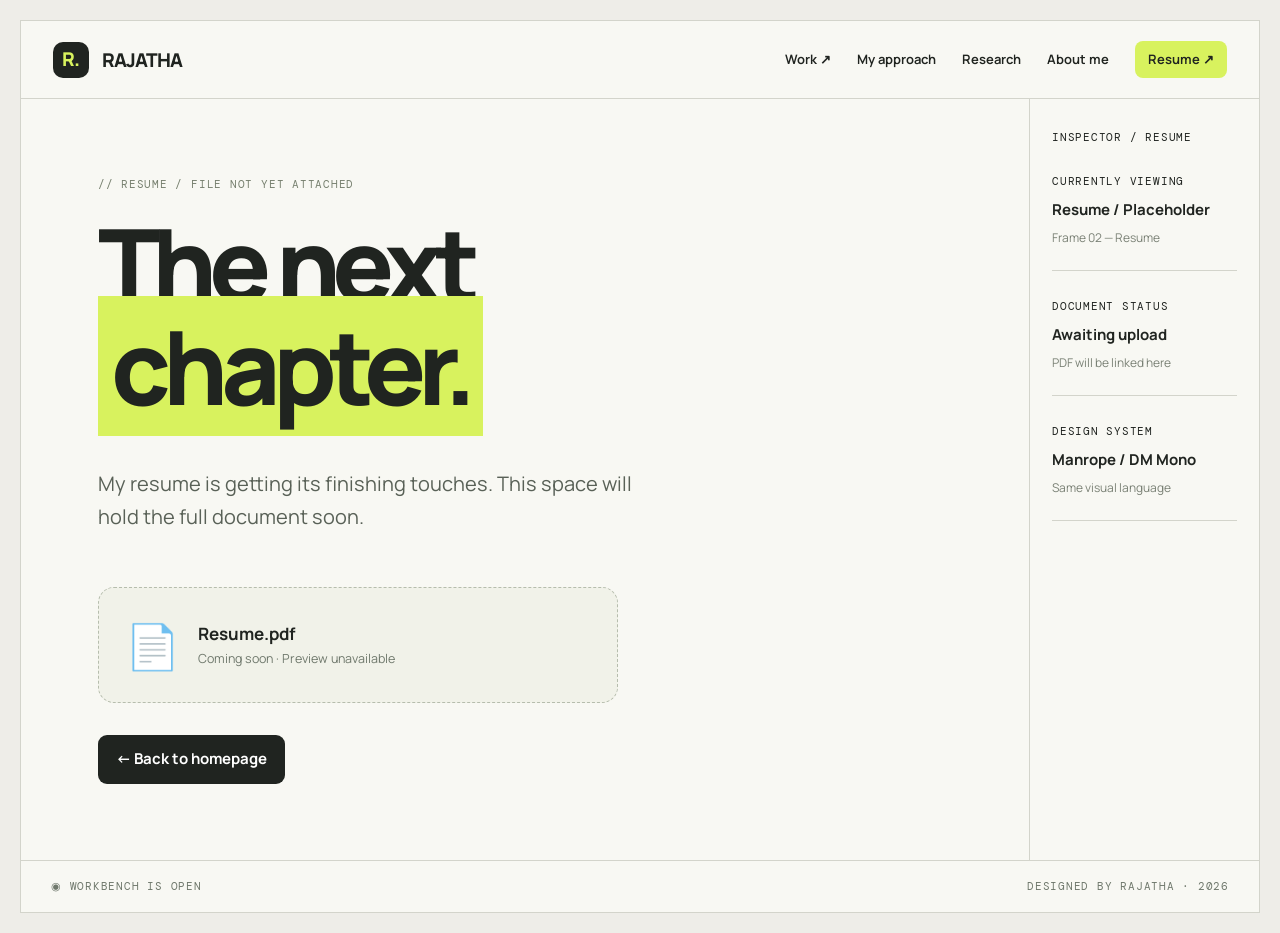
<file: docs/resume.html>
<!doctype html><html lang="en"><head><meta charset="utf-8"><meta name="viewport" content="width=device-width, initial-scale=1"><meta name="theme-color" content="#eeede8"><title>Resume — Rajatha Rao V</title><style>
@import url('https://fonts.googleapis.com/css2?family=DM+Mono:wght@400;500&family=Manrope:wght@400;500;600;700;800&display=swap');
:root{--paper:#eeede8;--ink:#202420;--line:#d3d4cb;--acid:#d8f25e;--soft:#f8f8f3}*{box-sizing:border-box}body{margin:0;background:var(--paper);color:var(--ink);font:15px/1.5 Manrope,Arial,sans-serif}a{color:inherit;text-decoration:none}.shell{width:min(1440px,calc(100% - 40px));min-height:calc(100vh - 40px);margin:20px auto;border:1px solid var(--line);background:var(--soft);display:flex;flex-direction:column}.toolbar{min-height:78px;border-bottom:1px solid var(--line);display:flex;align-items:center;justify-content:space-between;padding:18px 32px;gap:16px}.logo{font-weight:800;letter-spacing:-.05em;font-size:19px}.logo span{display:inline-flex;align-items:center;justify-content:center;background:var(--ink);color:var(--acid);width:36px;height:36px;border-radius:10px;margin-right:10px}.toplinks{display:flex;gap:26px;align-items:center;flex-wrap:wrap}.toplinks a{font-size:13px;font-weight:650;transition:color .2s}.toplinks a:hover{color:#68812b}.toplinks a.active{background:var(--acid);border-radius:8px;padding:9px 13px}.mono{font-family:'DM Mono',monospace;font-size:11px;letter-spacing:.07em;text-transform:uppercase}.main{display:grid;grid-template-columns:1fr 230px;flex:1}.canvas{padding:clamp(30px,6vw,90px);display:flex;flex-direction:column;justify-content:center;min-height:570px}.eyebrow{color:#77806f;margin-bottom:22px}.title{font-size:clamp(56px,8vw,110px);line-height:.99;letter-spacing:-.075em;margin:0 0 30px;font-weight:800}.title em{font-style:normal;background:var(--acid);padding:0 .13em}.desc{font-size:clamp(16px,1.7vw,20px);max-width:540px;color:#596157;line-height:1.65}.paper{margin-top:34px;max-width:520px;padding:24px 26px;border:1px dashed #b6bdad;border-radius:16px;background:#f1f2e9;display:flex;align-items:center;gap:18px;transition:transform .25s,box-shadow .25s}.paper:hover{transform:translateY(-5px) rotate(-.5deg);box-shadow:8px 10px 0 #dce5c7}.paper .icon{font-size:44px}.paper strong{display:block;font-size:17px}.paper small{color:#70796d}.back{display:inline-flex;margin-top:32px;align-items:center;gap:12px;padding:13px 18px;background:var(--ink);color:#fff;border-radius:9px;font-weight:700;align-self:flex-start;transition:transform .2s,background .2s}.back:hover{background:#485b28;transform:translateX(-4px)}.properties{border-left:1px solid var(--line);padding:30px 22px}.prop{padding:23px 0;border-bottom:1px solid var(--line)}.prop b{display:block;margin-top:8px}.prop .mini{color:#7a8175;font-size:12px;margin-top:7px}.footer{padding:17px 30px;border-top:1px solid var(--line);display:flex;justify-content:space-between;gap:15px;color:#6f786c}@media(max-width:850px){.main{grid-template-columns:1fr}.properties{display:none}.toolbar{padding:18px}.toplinks{gap:12px}.toplinks a{font-size:12px}.canvas{min-height:65vh}.footer{flex-wrap:wrap}}@media(max-width:520px){.shell{width:100%;margin:0;min-height:100vh}.logo{font-size:16px}.logo span{width:30px;height:30px}.toolbar{align-items:flex-start;flex-direction:column}.title{font-size:62px}.paper{padding:18px}.footer{padding:15px}}
</style></head><body><div class="shell"><header class="toolbar"><a class="logo" href="index.html"><span>R.</span> RAJATHA</a><nav class="toplinks" aria-label="Main navigation"><a href="work.html">Work ↗</a><a href="index.html#approach-panel">My approach</a><a href="index.html#research-panel">Research</a><a href="index.html#about-panel">About me</a><a class="active" href="resume.html" aria-current="page">Resume ↗</a></nav></header><div class="main"><main class="canvas"><div class="eyebrow mono">// RESUME / FILE NOT YET ATTACHED</div><h1 class="title">The next<br><em>chapter.</em></h1><p class="desc">My resume is getting its finishing touches. This space will hold the full document soon.</p><div class="paper" aria-label="Resume coming soon"><span class="icon" aria-hidden="true">📄</span><div><strong>Resume.pdf</strong><small>Coming soon · Preview unavailable</small></div></div><a class="back" href="index.html">← Back to homepage</a></main><aside class="properties"><div class="mono">Inspector / Resume</div><div class="prop"><span class="mono">Currently viewing</span><b>Resume / Placeholder</b><div class="mini">Frame 02 — Resume</div></div><div class="prop"><span class="mono">Document status</span><b>Awaiting upload</b><div class="mini">PDF will be linked here</div></div><div class="prop"><span class="mono">Design system</span><b>Manrope / DM Mono</b><div class="mini">Same visual language</div></div></aside></div><footer class="footer mono"><span>◉ Workbench is open</span><span>Designed by Rajatha · 2026</span></footer></div><script>if(location.hash){history.replaceState(null,'',location.pathname)}</script></body></html>
</file>
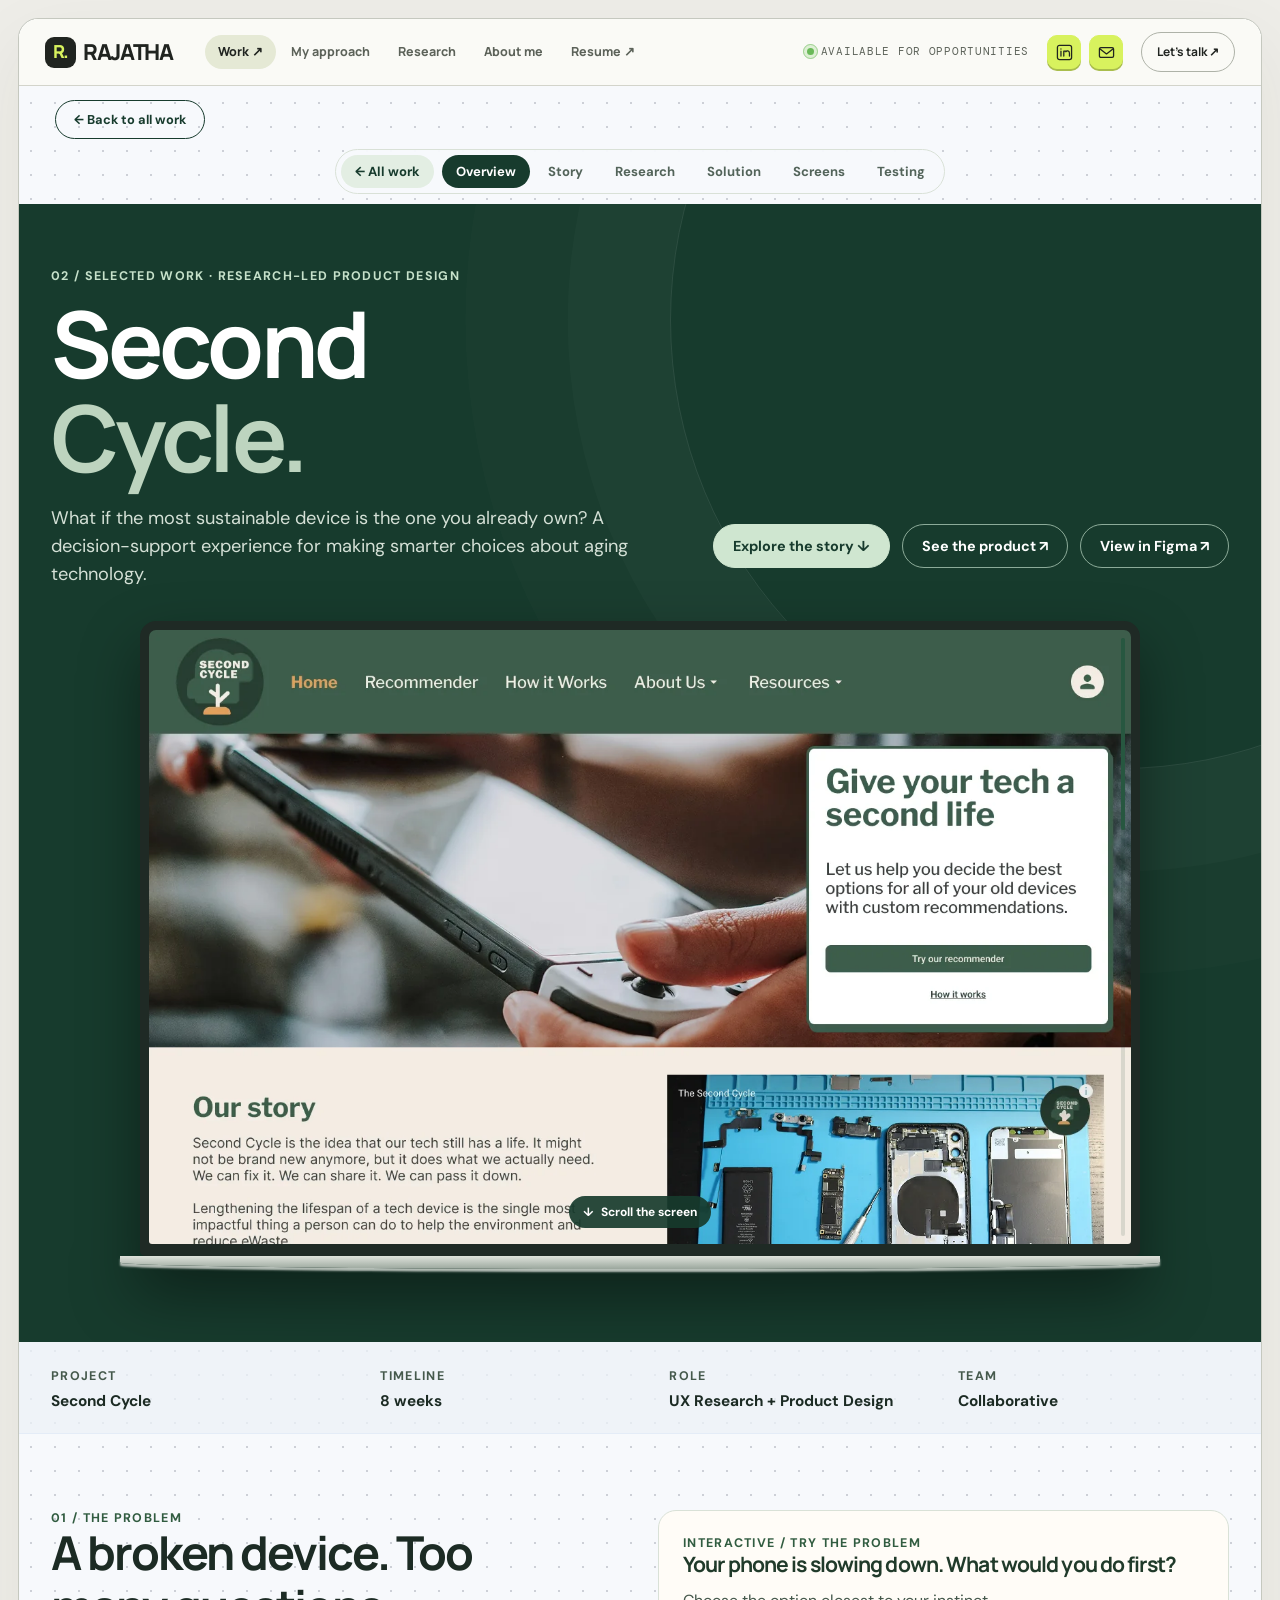
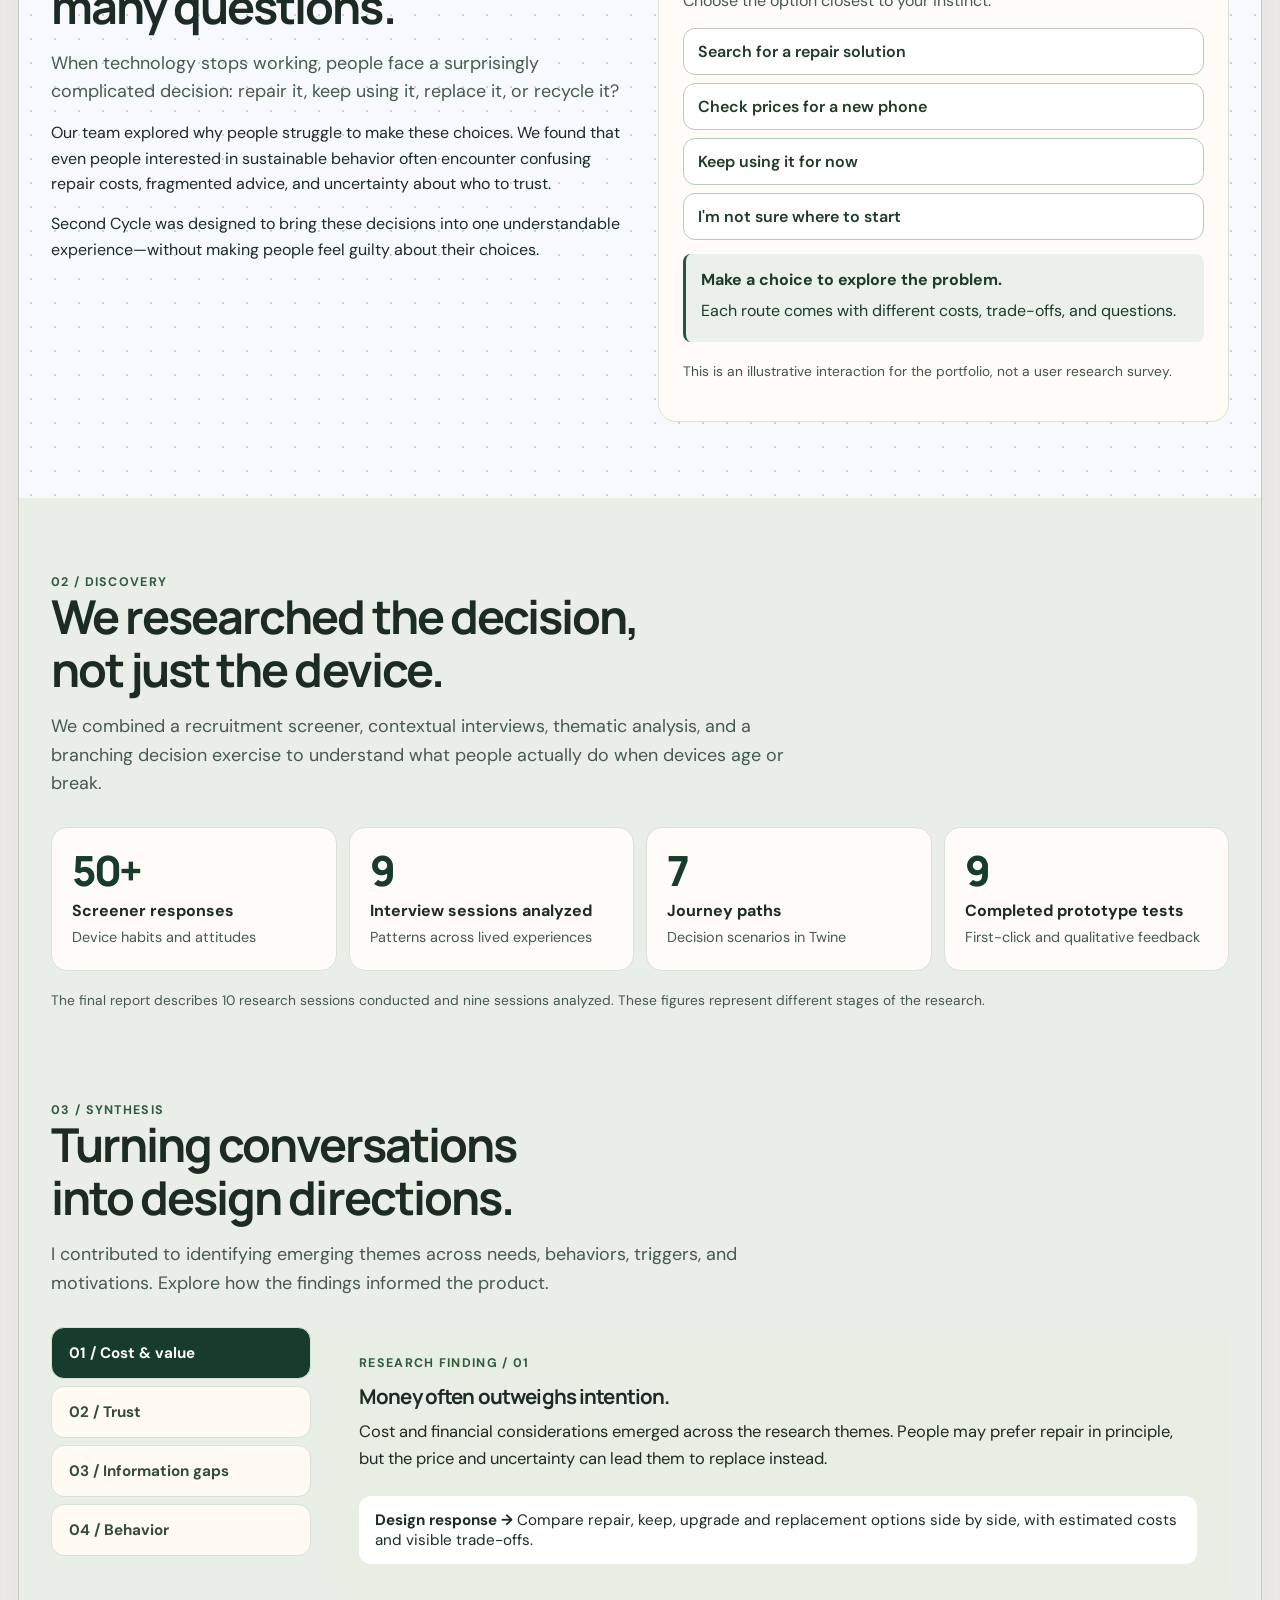
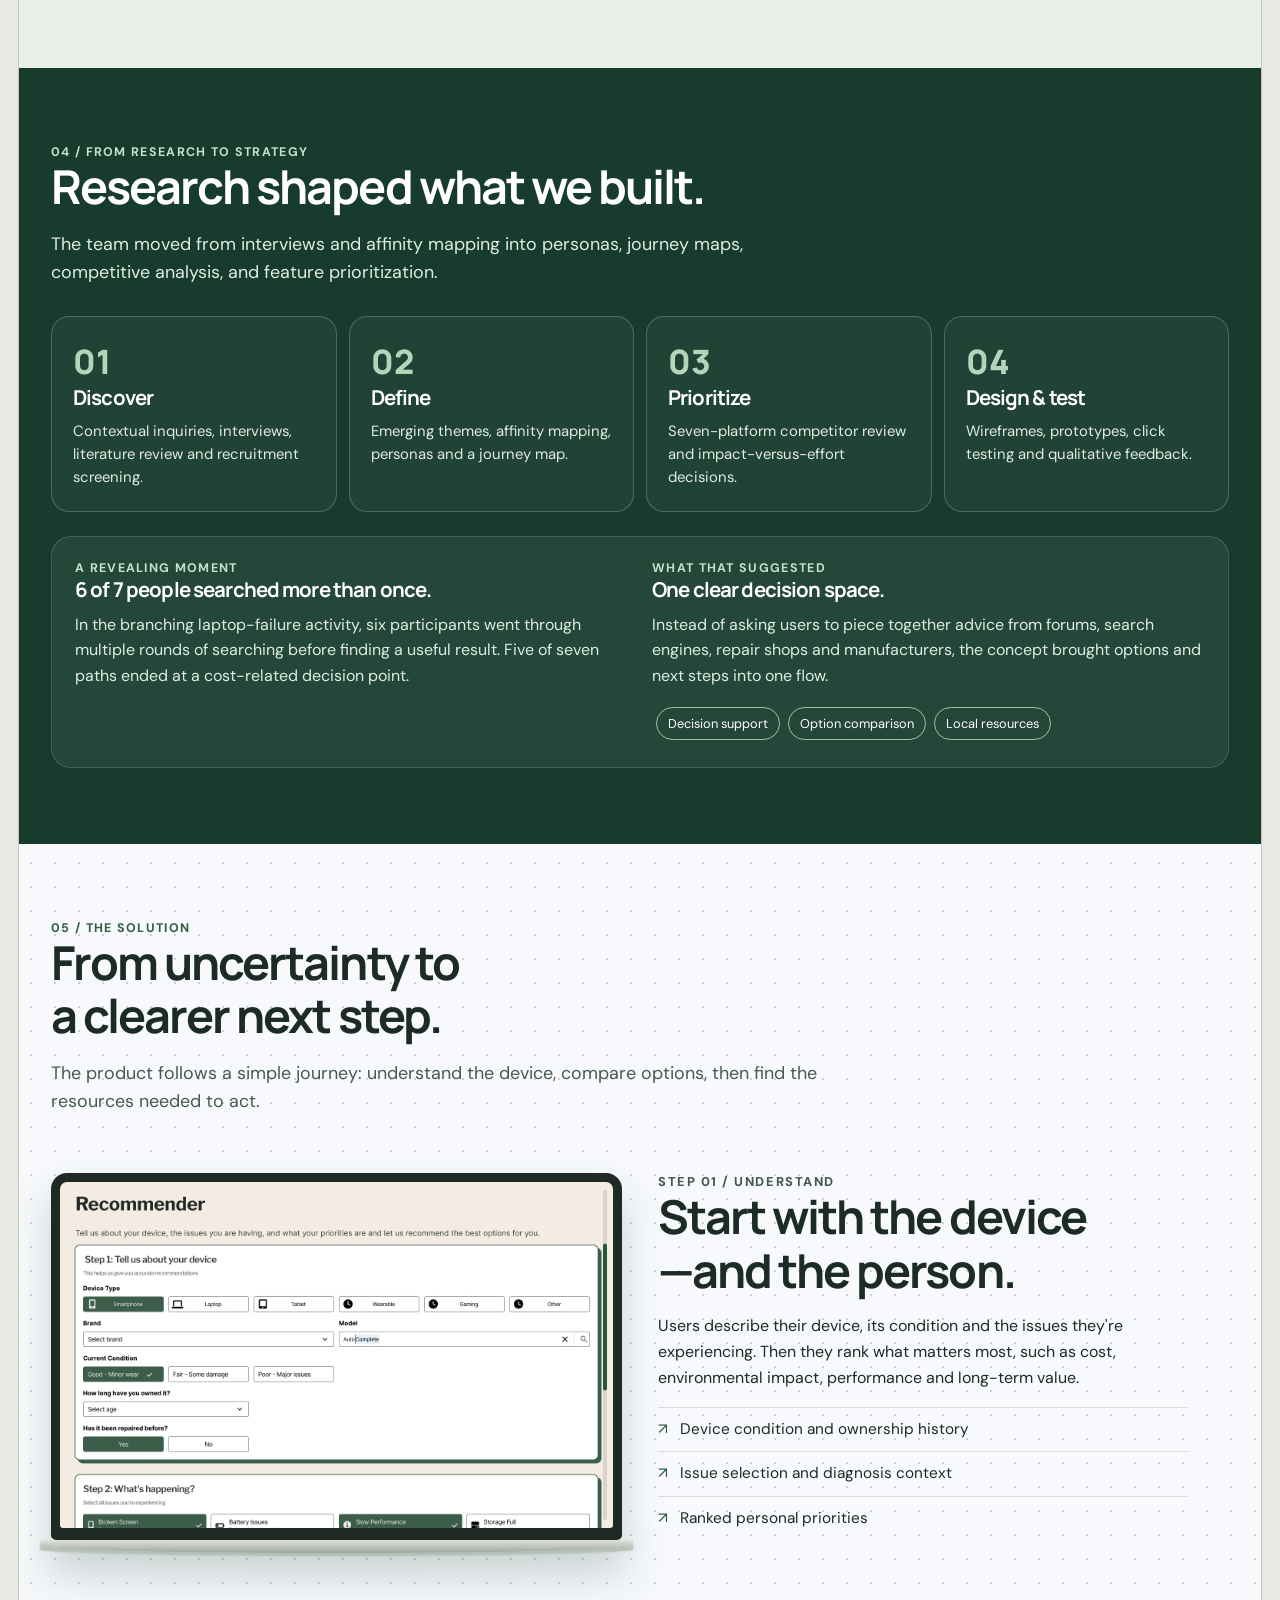
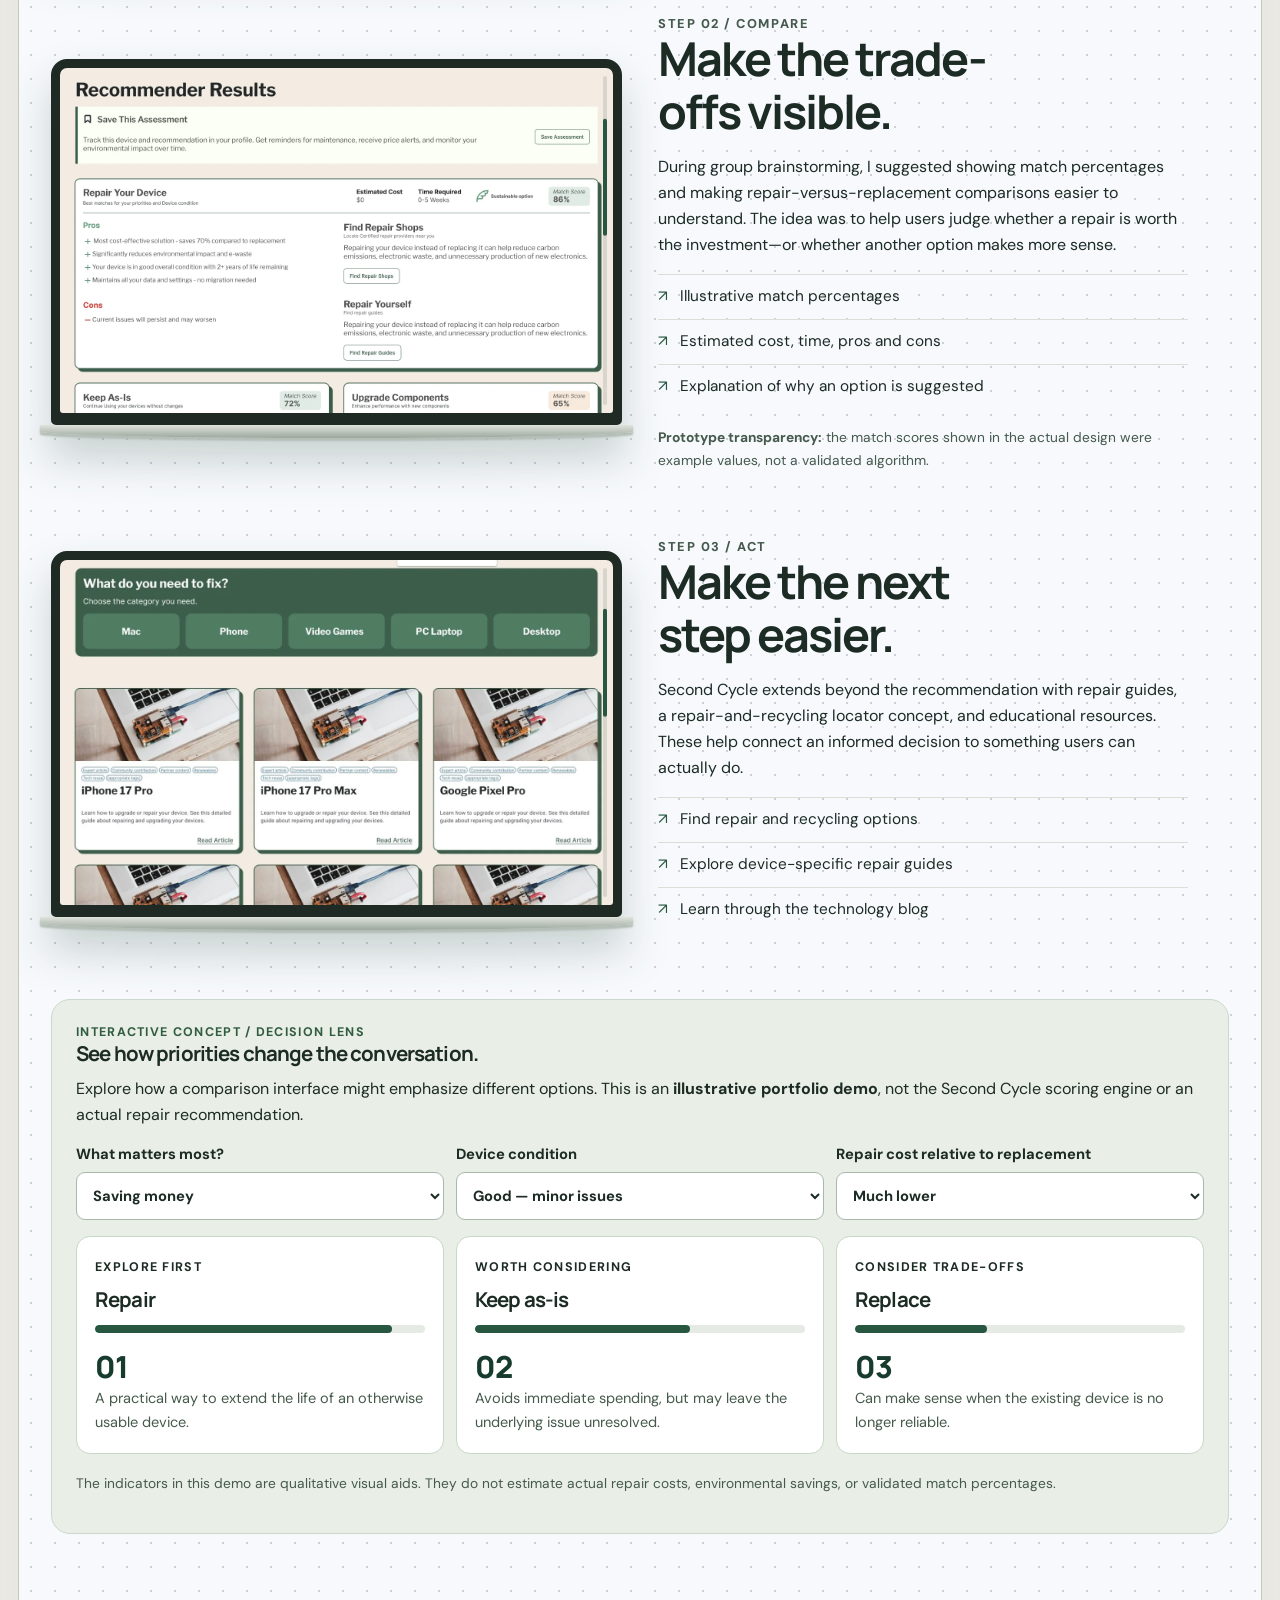
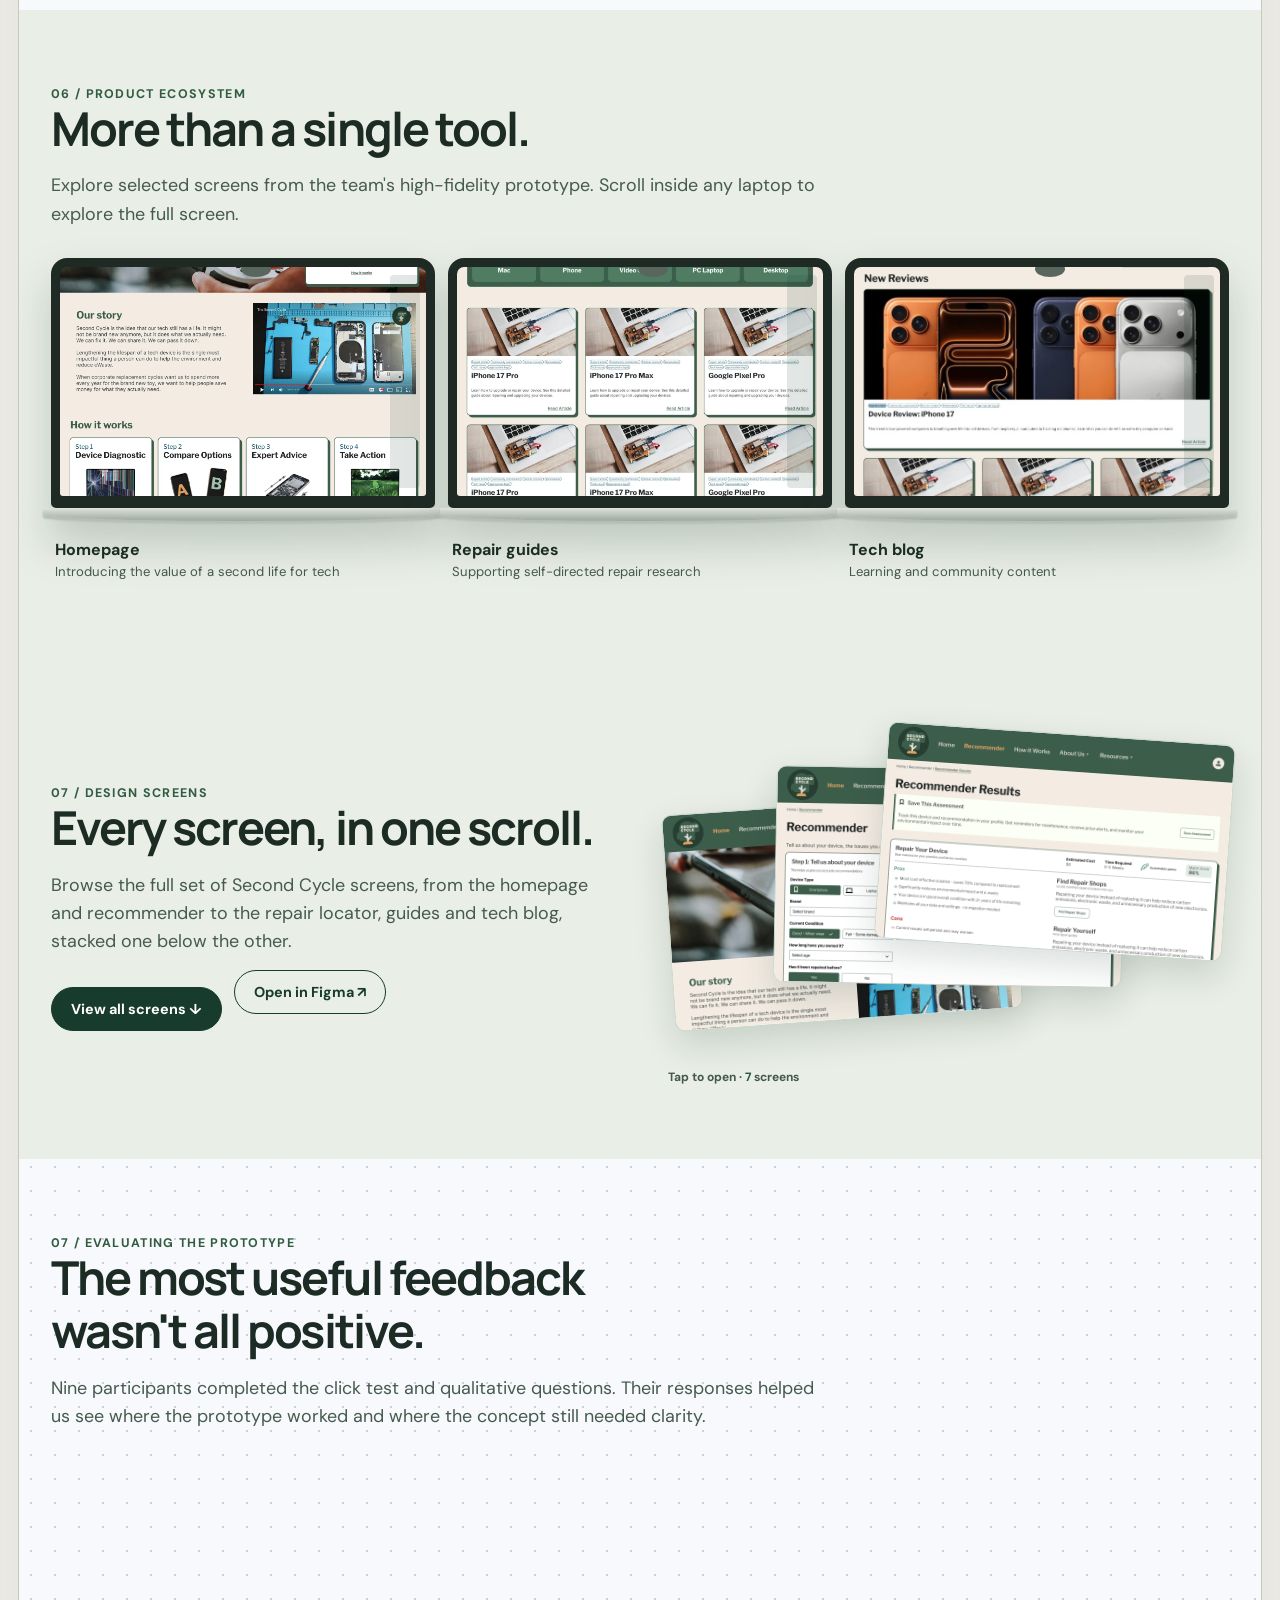
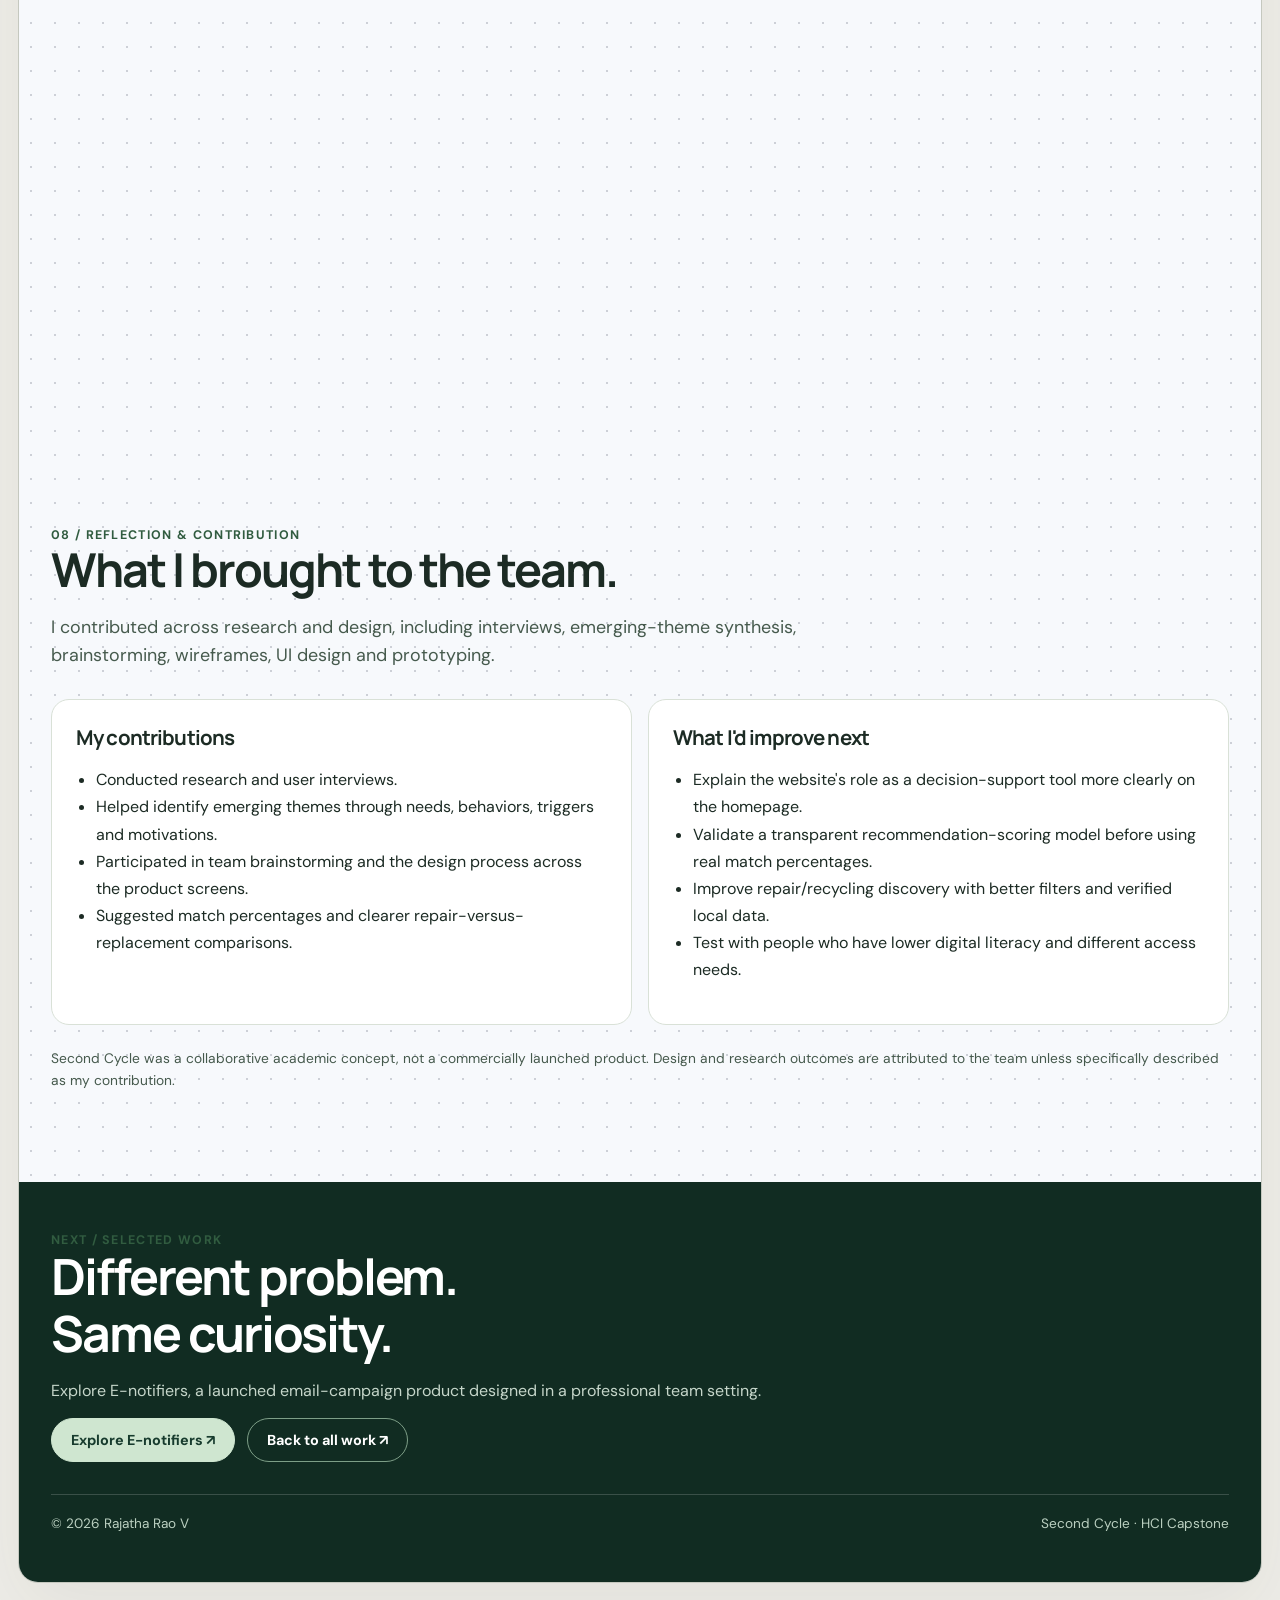
<file: docs/second-cycle.html>
<!doctype html>
<html lang="en"><head><meta charset="utf-8"><meta name="viewport" content="width=device-width,initial-scale=1"><meta name="theme-color" content="#173b2d"><title>Second Cycle — UX Case Study | Rajatha Rao V</title><meta name="description" content="Second Cycle: an interactive UX research and product design case study by Rajatha Rao V.">
<style>
@import url('https://fonts.googleapis.com/css2?family=DM+Sans:wght@400;500;600;700&family=Manrope:wght@400;500;600;700;800&display=swap');
:root{--forest:#173b2d;--forest2:#275740;--mint:#b6d4b9;--cream:#f6f2e9;--paper:#fffcf7;--ink:#1c2b24;--muted:#65746a;--line:#d9e1d7;--orange:#dd975b;--r:22px}*{box-sizing:border-box}html{scroll-behavior:smooth}body{margin:0;background:var(--cream);color:var(--ink);font-family:'DM Sans',sans-serif;-webkit-font-smoothing:antialiased}button,a{font:inherit}a{color:inherit}button{cursor:pointer}button:focus-visible,a:focus-visible,input:focus-visible{outline:3px solid var(--orange);outline-offset:3px}img{max-width:100%;display:block}h1,h2,h3,p{margin-top:0}h1,h2,h3{font-family:Manrope,sans-serif;letter-spacing:-.05em}h1{font-size:clamp(4.2rem,10vw,10.7rem);line-height:.95;margin:18px 0 26px}h2{font-size:clamp(2.3rem,5vw,5.5rem);line-height:1.08;margin:0 0 22px}h3{font-size:clamp(1.25rem,2vw,2rem);margin:0 0 12px}p{line-height:1.7}small,.eyebrow{font-size:.76rem;letter-spacing:.13em;text-transform:uppercase;font-weight:700}.eyebrow{color:#57836b}.wrap{width:min(1250px,calc(100% - 72px));margin:auto}.section{padding:118px 0;scroll-margin-top:90px}.section-heading{max-width:850px;margin-bottom:42px}.lead{font-size:clamp(1.12rem,2vw,1.4rem);line-height:1.6;color:var(--muted)}.nav{height:76px;display:flex;align-items:center;justify-content:space-between;gap:16px;padding:0 4vw;position:sticky;top:0;z-index:100;background:rgba(246,242,233,.95);backdrop-filter:blur(20px);border-bottom:1px solid var(--line)}.nav a{text-decoration:none}.brand{font-weight:800;letter-spacing:-.06em;font-size:1.15rem}.nav-links{display:flex;gap:22px;align-items:center}.nav-links a{font-size:.82rem;color:#53645a}.nav-links a:hover{color:var(--forest)}.pill{display:inline-flex;align-items:center;justify-content:center;gap:9px;border-radius:100px;background:var(--forest);color:#fff;padding:14px 22px;text-decoration:none;border:1px solid var(--forest);font-weight:700;font-size:.85rem}.pill:hover{background:#2c6548}.pill.light{background:transparent;color:var(--forest)}.progress{height:3px;position:fixed;top:76px;left:0;z-index:101;width:0;background:var(--orange);transition:width .1s linear}.hero{background:var(--forest);color:#fff;overflow:hidden;position:relative}.hero:before{content:"";position:absolute;width:70vw;height:70vw;border:1px solid #ffffff18;border-radius:50%;right:-24vw;top:-26vw;box-shadow:0 0 0 8vw #ffffff05,0 0 0 16vw #ffffff03;pointer-events:none}.hero-inner{padding:90px 0 40px;position:relative}.hero .eyebrow{color:var(--mint)}.hero h1 span{color:#bdd4bf}.hero-sub{display:flex;justify-content:space-between;gap:36px;align-items:end;margin-bottom:50px}.hero-sub p{max-width:640px;font-size:1.25rem;color:#d4e0d6}.hero-actions{display:flex;gap:12px;flex-wrap:wrap}.hero-actions .pill{background:#e5eecf;color:var(--forest);border-color:#e5eecf}.hero-actions .pill.light{background:transparent;color:#fff;border-color:#8cab99}.hero-shot{position:relative;border-radius:20px 20px 0 0;background:#eae5d9;padding:17px 17px 0;box-shadow:0 22px 65px #0004;max-width:1080px;margin:auto}.browserbar{display:flex;gap:7px;align-items:center;height:28px}.browserbar i{width:8px;height:8px;border-radius:50%;background:#a8ada6}.browserbar span{margin-left:auto;margin-right:auto;color:#69736a;font-size:11px}.hero-shot img{width:100%;height:430px;object-fit:cover;object-position:top;border-radius:8px 8px 0 0}.meta{background:#eaece2;border-bottom:1px solid var(--line)}.meta-grid{display:grid;grid-template-columns:1.15fr 1fr 1fr 1fr;gap:20px;padding:30px 0}.meta-grid b{display:block;margin-top:10px;font-size:.95rem}.meta-grid small{color:#6d796d}.split{display:grid;grid-template-columns:1fr 1fr;gap:64px;align-items:center}.problem-panel{background:var(--forest);color:#fff;padding:38px;border-radius:var(--r);position:relative;min-height:350px;display:flex;flex-direction:column;justify-content:space-between}.problem-panel .bigquote{font-family:Manrope;font-size:clamp(1.7rem,3vw,2.8rem);line-height:1.3;letter-spacing:-.05em}.scenario{border:1px solid var(--line);border-radius:var(--r);background:var(--paper);padding:30px}.scenario h3{font-size:1.45rem}.choices{display:grid;gap:9px;margin:20px 0}.choice{border:1px solid #b9cbbd;background:#fff;padding:15px;text-align:left;border-radius:12px;display:flex;justify-content:space-between;align-items:center}.choice:hover,.choice.active{background:#e3eee3;border-color:var(--forest)}.choice.active:after{content:'✓';font-weight:800}.scenario-result{background:#e9f1e8;border-left:3px solid var(--forest2);padding:18px;border-radius:8px;min-height:108px}.scenario-result p{margin:8px 0 0}.stats{display:grid;grid-template-columns:repeat(4,1fr);gap:12px}.stat{padding:28px 24px;border:1px solid var(--line);border-radius:16px;background:var(--paper)}.stat strong{display:block;font:800 clamp(2.3rem,4vw,4.5rem)/1 Manrope;color:var(--forest);letter-spacing:-.07em}.stat span{display:block;margin-top:12px;font-weight:700}.stat p{font-size:.83rem;color:var(--muted);margin:6px 0 0}.insights{display:grid;grid-template-columns:300px 1fr;gap:24px;margin-top:34px}.tabs{display:flex;flex-direction:column;gap:8px}.tab{border:1px solid var(--line);background:#fffaf2;text-align:left;border-radius:13px;padding:19px;font-weight:700;color:#54665a}.tab.active{background:var(--forest);color:#fff}.insight-content{background:#e8eee4;border-radius:20px;padding:40px;min-height:300px;display:flex;flex-direction:column;justify-content:center}.insight-content .eyebrow{margin-bottom:20px}.insight-content p{font-size:1.1rem}.insight-content .response{padding:16px 20px;background:#fff;border-radius:12px;margin-top:10px;font-size:.94rem}.dark{background:#173b2d;color:#fff}.dark .lead{color:#c3d6c8}.dark .eyebrow{color:#b3d0b7}.process{display:grid;grid-template-columns:repeat(4,1fr);gap:14px}.process article{border:1px solid #ffffff35;padding:26px;border-radius:18px;background:#ffffff0b}.process article b{font:800 2.5rem Manrope;color:#b6d4b9}.process article p{font-size:.88rem;color:#c9d8cf;margin-bottom:0}.research-card{margin-top:32px;background:#ffffff10;border:1px solid #ffffff24;border-radius:20px;padding:28px;display:grid;grid-template-columns:1fr 1fr;gap:30px}.research-card p{color:#d1e0d6}.chip{display:inline-block;border:1px solid #a6bfa9;padding:7px 11px;border-radius:30px;font-size:.77rem;margin:4px}.feature{display:grid;grid-template-columns:1fr 1fr;gap:52px;align-items:center;margin:90px 0}.feature:nth-child(even) .feature-img{order:-1}.feature-copy{max-width:490px}.feature-copy .num{font-size:.78rem;color:#6e9278;font-weight:800;letter-spacing:.12em}.feature-img{background:#e2e9de;border:1px solid #cdd7cb;border-radius:24px;padding:24px;overflow:hidden;box-shadow:0 20px 40px #173b2d12}.feature-img img{width:100%;max-height:530px;object-fit:cover;object-position:top;border-radius:10px;cursor:zoom-in}.feature-img img:hover{transform:scale(1.015);transition:transform .3s}.feature-bullets{list-style:none;padding:0}.feature-bullets li{border-top:1px solid var(--line);padding:13px 0;font-size:.95rem}.feature-bullets li:before{content:'↗';color:var(--forest2);margin-right:12px}.demo{background:#e9eee6;border-radius:24px;padding:30px;border:1px solid #cbd8cb}.demo-controls{display:grid;grid-template-columns:repeat(3,1fr);gap:14px;margin:22px 0}.demo label{font-size:.85rem;font-weight:700}.demo select{display:block;width:100%;margin-top:8px;padding:14px;background:#fff;border:1px solid #a8b9ac;border-radius:9px;font:inherit;color:var(--ink)}.demo-results{display:grid;grid-template-columns:repeat(3,1fr);gap:12px}.demo-result{background:#fff;border:1px solid #c8d8c8;border-radius:14px;padding:22px}.demo-result strong{font-size:1.05rem}.demo-result .bar{height:8px;background:#e5eae4;border-radius:10px;overflow:hidden;margin:17px 0}.demo-result .bar i{display:block;height:100%;background:var(--forest2);width:60%;border-radius:10px;transition:width .35s}.demo-result .value{font:800 2.2rem Manrope;color:var(--forest)}.demo-result p{font-size:.85rem;color:var(--muted);margin-bottom:0}.notice{font-size:.79rem;color:#5f7163;margin-top:18px}.gallery{display:grid;grid-template-columns:repeat(3,1fr);gap:16px}.gallery button{border:1px solid var(--line);border-radius:18px;background:var(--paper);overflow:hidden;text-align:left;padding:0}.gallery img{width:100%;height:245px;object-fit:cover;object-position:top;transition:transform .3s}.gallery button:hover img{transform:scale(1.04)}.gallery strong{display:block;padding:18px 18px 4px}.gallery span{display:block;color:var(--muted);font-size:.82rem;padding:0 18px 20px}.testing{display:grid;grid-template-columns:repeat(3,1fr);gap:14px}.testing article{border:1px solid #a2b6a5;border-radius:18px;padding:28px;background:#fff}.testing strong{font:800 4rem Manrope;letter-spacing:-.07em;color:var(--forest)}.testing h3{margin:12px 0;font-size:1.2rem}.testing p{font-size:.9rem;color:var(--muted)}.testing article.warning{background:#f8eadb;border-color:#dfb98f}.testing article.warning strong{color:#965b2d}.reflection{display:grid;grid-template-columns:1fr 1fr;gap:22px}.reflection article{padding:30px;border:1px solid var(--line);border-radius:18px;background:#fff}.reflection ul{padding-left:20px;line-height:1.9}.foot{background:#112c22;color:#fff;padding:70px 0}.foot h2{font-size:clamp(2rem,5vw,5rem)}.foot p{color:#c6d6ca}.foot .pill{background:#d9e8d1;color:#173b2d}.foot-bottom{border-top:1px solid #ffffff2c;margin-top:45px;padding-top:25px;display:flex;justify-content:space-between;color:#bbd0c1;font-size:.85rem}.lightbox{position:fixed;inset:0;background:#0a1a12eb;z-index:200;display:none;align-items:center;justify-content:center;padding:60px 24px 30px}.lightbox.open{display:flex}.lightbox img{max-height:90vh;max-width:90vw;object-fit:contain;border-radius:8px}.close{position:absolute;right:24px;top:20px;border:1px solid #ffffff66;background:#fff;color:#173b2d;border-radius:50%;width:44px;height:44px;font-size:26px}.sr-only{position:absolute;width:1px;height:1px;overflow:hidden;clip:rect(0,0,0,0)}.fade{opacity:1;transform:none;transition:opacity .6s ease,transform .6s ease}.fade.visible{opacity:1;transform:none}
@media(max-width:850px){.wrap{width:min(100% - 36px,680px)}.nav{height:65px;padding:0 18px}.progress{top:65px}.nav-links{gap:12px}.nav-links a:nth-child(2),.nav-links a:nth-child(3),.nav-links a:nth-child(4){display:none}.section{padding:75px 0}.hero-inner{padding:70px 0 24px}.hero-sub{display:block}.hero-actions{margin-top:24px}.hero-shot img{height:260px}.meta-grid,.stats,.process{grid-template-columns:repeat(2,1fr)}.split,.feature,.research-card,.reflection{grid-template-columns:1fr;gap:28px}.feature:nth-child(even) .feature-img{order:0}.insights{grid-template-columns:1fr}.tabs{flex-direction:row;overflow-x:auto}.tab{white-space:nowrap}.demo-controls,.demo-results,.testing,.gallery{grid-template-columns:1fr 1fr}.feature{margin:50px 0}}@media(max-width:540px){h1{font-size:clamp(3.5rem,15vw,5rem)}.nav-links a:first-child{display:none}.hero-sub p{font-size:1rem}.meta-grid,.stats,.process,.demo-controls,.demo-results,.testing,.gallery{grid-template-columns:1fr}.feature-img{padding:12px}.feature-img img{max-height:430px}.insight-content{padding:25px}.foot-bottom{display:block}.hero-shot img{height:205px}}
@media(prefers-reduced-motion:reduce){html{scroll-behavior:auto}.fade{opacity:1;transform:none;transition:none}*{animation-duration:.01ms!important}}

/* V11 readability refinement: higher contrast without changing theme or copy */
:root{--muted:#45584b}
.eyebrow{color:#315c40}
.lead{color:#465a4d}
.meta-grid small,.nav-links a,.feature-copy .num,.notice,.gallery span,.stat p,.demo-result p,.testing p{color:#45594c}
.stat p,.demo-result p,.testing p,.gallery span,.notice{font-size:max(.88rem, 14px);line-height:1.65}
.scenario{color:#1c2b24}
.scenario .eyebrow{color:#315c40}
.scenario h3,.scenario p,.scenario-result,.scenario-result b,.scenario-result p{color:#203a2a}
.scenario p[style]{color:#45584b!important}
.scenario .choice{color:#203a2a;font-weight:600}
.scenario .choice:hover,.scenario .choice.active{color:#173b2d}
.scenario .notice{color:#425648}
.insight-content .eyebrow{color:#315c40}
.tab:not(.active){color:#344d3b}
.dark .eyebrow,.hero .eyebrow{color:#c6e1ca}
.dark .lead,.dark .process article p,.dark .research-card p{color:#e0ece3}

</style><style id="v9-ui-refinements">
/* V9 visual refinement: spacing, type scale and alignment only. No content or interactions changed. */
:root{--r:18px}
.wrap{width:min(1180px,calc(100% - 64px))}
.section{padding:76px 0;scroll-margin-top:88px}
.section-heading{max-width:780px;margin-bottom:30px}
h1,h2,h3{letter-spacing:-.042em;text-wrap:balance}
h1{font-size:clamp(3.75rem,7.2vw,7.1rem);line-height:1.02;margin:12px 0 20px}
h2{font-size:clamp(2.15rem,3.65vw,3.75rem);line-height:1.14;margin:0 0 16px}
h3{font-size:clamp(1.18rem,1.6vw,1.55rem);line-height:1.27;margin:0 0 10px}
p{font-size:1rem;line-height:1.62;margin-bottom:14px}
small,.eyebrow{font-size:.78rem;letter-spacing:.105em}
.lead{font-size:clamp(1.05rem,1.4vw,1.22rem);line-height:1.58}
.nav{height:70px;padding:0 max(32px,calc((100vw - 1180px)/2))}
.progress{top:70px}
.nav-links a{font-size:.9rem}
.pill{padding:12px 19px;font-size:.9rem}
.hero-inner{padding:64px 0 26px}
.hero-sub{gap:24px;align-items:center;margin-bottom:32px}
.hero-sub p{max-width:610px;font-size:1.14rem;line-height:1.55;margin-bottom:0}
.hero-shot{max-width:1000px;padding:13px 13px 0;border-radius:17px 17px 0 0}
.hero-shot img{height:360px}
.meta-grid{gap:18px;padding:22px 0}
.meta-grid b{margin-top:6px;font-size:.96rem}
.split{gap:36px;align-items:start}
.problem-panel{padding:28px;min-height:310px}
.problem-panel .bigquote{font-size:clamp(1.6rem,2.35vw,2.25rem);line-height:1.32}
.scenario{padding:24px}
.scenario h3{font-size:1.32rem}
.choices{margin:14px 0;gap:8px}
.choice{padding:12px 14px}
.scenario-result{min-height:88px;padding:15px}
.stats{gap:12px}
.stat{padding:22px 20px}
.stat strong{font-size:clamp(2.1rem,3.25vw,3.55rem)}
.stat span{margin-top:8px}
.stat p{font-size:.9rem;line-height:1.48}
.insights{grid-template-columns:260px minmax(0,1fr);gap:16px;margin-top:24px;align-items:stretch}
.tabs{gap:7px}
.tab{padding:15px 17px;font-size:.95rem}
.insight-content{padding:28px 32px;min-height:260px;justify-content:center}
.insight-content .eyebrow{margin-bottom:12px}
.insight-content p{font-size:1.03rem}
.insight-content .response{padding:14px 16px;font-size:.95rem}
.process{gap:12px}
.process article{padding:21px}
.process article b{font-size:2.1rem}
.process article p{font-size:.93rem;line-height:1.55}
.research-card{margin-top:24px;padding:23px;gap:24px}
.chip{font-size:.8rem}
.feature{gap:36px;margin:52px 0;align-items:center}
.feature-copy{max-width:530px}
.feature-copy .num{font-size:.8rem}
.feature-img{padding:16px;border-radius:18px}
.feature-img img{max-height:440px}
.feature-bullets li{padding:10px 0;font-size:.96rem;line-height:1.55}
.demo{padding:24px;border-radius:19px}
.demo-controls{gap:12px;margin:16px 0}
.demo label{font-size:.92rem}
.demo select{padding:12px}
.demo-result{padding:18px}
.demo-result .bar{margin:13px 0}
.demo-result .value{font-size:1.9rem}
.demo-result p{font-size:.91rem}
.notice{font-size:.86rem}
.gallery{gap:13px}
.gallery img{height:205px}
.gallery strong{padding:14px 15px 3px;font-size:1rem}
.gallery span{font-size:.9rem;padding:0 15px 16px;line-height:1.45}
.testing{gap:12px}
.testing article{padding:23px}
.testing strong{font-size:3.2rem}
.testing h3{font-size:1.17rem;margin:9px 0}
.testing p{font-size:.95rem}
.reflection{gap:16px}
.reflection article{padding:24px}
.reflection ul{line-height:1.7}
.foot{padding:50px 0}
.foot h2{font-size:clamp(2.15rem,3.9vw,4rem)}
.foot-bottom{margin-top:32px;padding-top:20px}
@media(max-width:900px){
 .wrap{width:min(100% - 40px,760px)}
 .nav{height:64px;padding:0 20px}.progress{top:64px}
 .section{padding:58px 0}
 .hero-inner{padding:52px 0 22px}
 .hero-sub{align-items:start}
 .hero-shot img{height:300px}
 .split,.feature,.research-card,.reflection{grid-template-columns:1fr;gap:22px}
 .feature:nth-child(even) .feature-img{order:0}
 .feature{margin:36px 0}
 .feature-copy{max-width:100%}
 .feature-img img{max-height:420px}
 .insights{grid-template-columns:1fr}
 .tabs{flex-direction:row;overflow-x:auto}
 .tab{white-space:nowrap}
 .meta-grid,.stats,.process{grid-template-columns:repeat(2,minmax(0,1fr))}
 .demo-controls,.demo-results,.testing,.gallery{grid-template-columns:repeat(2,minmax(0,1fr))}
}
@media(max-width:560px){
 .wrap{width:calc(100% - 32px)}
 .section{padding:46px 0}
 .section-heading{margin-bottom:22px}
 h1{font-size:clamp(3.05rem,13vw,4.5rem)}
 h2{font-size:clamp(1.9rem,8vw,2.65rem)}
 h3{font-size:1.2rem}
 .lead{font-size:1.04rem}
 .hero-inner{padding:44px 0 18px}
 .hero-sub{display:block;margin-bottom:22px}
 .hero-sub p{font-size:1.03rem}
 .hero-actions{margin-top:18px}
 .hero-shot{padding:8px 8px 0}
 .hero-shot img{height:215px}
 .meta-grid,.stats,.process,.demo-controls,.demo-results,.testing,.gallery{grid-template-columns:1fr}
 .meta-grid{gap:12px;padding:18px 0}
 .stat,.scenario,.testing article,.reflection article{padding:19px}
 .problem-panel{padding:22px;min-height:260px}
 .insight-content{padding:21px;min-height:230px}
 .feature{margin:30px 0}
 .feature-img{padding:10px}
 .feature-img img{max-height:350px}
 .demo{padding:18px}
 .gallery img{height:230px}
 .foot{padding:42px 0}
 .foot-bottom{display:block}
}
</style><link rel="stylesheet" href="assets/site.css">
<style id="sx-integration">
.nav{display:none}
.progress{top:var(--sx-h,85px)!important;z-index:70}
.section{scroll-margin-top:calc(var(--sx-h,85px) + 70px)!important}
.subnav{position:sticky;top:calc(var(--sx-h,85px) + 6px);z-index:50;display:flex;gap:4px;width:max-content;max-width:calc(100% - 24px);margin:10px auto;overflow-x:auto;scrollbar-width:none;padding:5px;background:rgba(246,242,233,.92);backdrop-filter:blur(12px);border:1px solid var(--line);border-radius:99px}
.subnav a{text-decoration:none;white-space:nowrap;font-size:.82rem;font-weight:700;padding:8px 14px;border-radius:99px;color:#53645a;transition:background .3s,color .3s}
.subnav a.on{background:var(--forest);color:#fff}
.subnav a:hover:not(.on){background:#e3eee3;color:var(--forest)}
#cover{position:fixed;inset:0;z-index:2000;pointer-events:none}
#cover .pn{position:absolute;inset:0;display:grid;place-items:center}
#cover .g{background:#b6d4b9}#cover .o{background:#dd975b}
#cover .b{background:#173b2d;color:#fff;font:800 clamp(44px,9vw,130px) Manrope,sans-serif;letter-spacing:-.07em}
#cover i{font-style:normal;color:#dd975b}

/* ---- background to match the E-notifiers page ---- */
:root{--cream:#F7F9FC}
body{background-color:#F7F9FC;background-image:radial-gradient(#cdd0d7 .8px,transparent .8px);background-size:24px 24px}
.meta{background:rgba(237,242,247,.75);border-bottom:1px solid #E4ECF7}
.subnav{background:rgba(247,249,252,.92)}
/* ---- buttons: greens from the project palette ---- */
.pill{position:relative;overflow:hidden;background:var(--forest);border-color:var(--forest);color:#fff;transition:transform .35s cubic-bezier(.2,.8,.2,1),box-shadow .35s,background-color .25s,color .25s,border-color .25s,scale .15s,translate .3s cubic-bezier(.2,.8,.2,1)}
.pill.light{background:transparent;color:var(--forest);border-color:var(--forest)}
.hero-actions .pill,.foot .pill{background:#cfe6d0;border-color:#cfe6d0;color:var(--forest)}
.hero-actions .pill.light,.foot .pill.light{background:transparent;color:#fff;border-color:#8cab99}
.pill:hover{background:var(--forest2);border-color:var(--forest2);color:#fff;transform:translateY(-3px);box-shadow:0 14px 28px rgba(23,59,45,.28)}
.pill.light:hover{background:var(--forest);border-color:var(--forest);color:#fff}
.hero-actions .pill:hover,.foot .pill:hover{background:#e3f4dc;border-color:#e3f4dc;color:var(--forest);box-shadow:0 14px 28px rgba(0,0,0,.28)}
.hero-actions .pill.light:hover,.foot .pill.light:hover{background:#cfe6d0!important;border-color:#cfe6d0!important;color:var(--forest)!important}
:is(.pill,.choice,.tab,.subnav a,.to-top):active{scale:.95}
.mag{translate:var(--tx,0px) var(--ty,0px)}
.ripple{position:absolute;border-radius:50%;background:currentColor;opacity:.22;transform:scale(0);animation:rp .65s ease-out forwards;pointer-events:none}
@keyframes rp{to{transform:scale(1);opacity:0}}
.choice,.tab{position:relative;overflow:hidden;transition:transform .3s cubic-bezier(.2,.8,.2,1),background-color .25s,border-color .25s,color .25s,scale .15s}
.choice:hover{transform:translateX(5px)}
.tab:hover:not(.active){transform:translateX(5px);background:#e3eee3;border-color:var(--forest2)}
.subnav a:active{scale:.94}
.chip{transition:background-color .25s,color .25s,transform .25s}
.chip:hover{background:var(--mint);color:var(--forest);transform:translateY(-2px)}
.demo select{transition:border-color .25s,box-shadow .25s}
.demo select:hover,.demo select:focus{border-color:var(--forest2);box-shadow:0 0 0 4px #b6d4b955}
/* ---- card hovers ---- */
.stat,.process article,.testing article,.reflection article,.gallery button,.scenario,.research-card,.demo-result,.feature-img{transition:opacity .8s cubic-bezier(.2,.8,.2,1),transform .45s cubic-bezier(.2,.8,.2,1),box-shadow .4s,border-color .3s,background-color .3s}
.stat:hover,.testing article:hover,.reflection article:hover,.gallery button:hover,.demo-result:hover,.scenario:hover{transform:translateY(-6px);box-shadow:0 20px 42px rgba(23,59,45,.13);border-color:var(--forest2)}
.process article:hover,.research-card:hover{transform:translateY(-5px);background:#ffffff18}
.feature-img:hover{box-shadow:0 28px 56px #173b2d24}
.feature-bullets li{transition:padding .3s cubic-bezier(.2,.8,.2,1),color .25s}
.feature-bullets li:hover{padding-left:10px;color:var(--forest)}
/* ---- reveal, content swaps, bars ---- */
.rv{opacity:0;transform:translateY(28px)}
.rv.in{opacity:1;transform:none}
.rv.in:hover{transform:translateY(-6px)}
@keyframes swap{from{opacity:0;transform:translateY(12px)}}
.swap>*{animation:swap .45s cubic-bezier(.2,.8,.2,1) backwards}
.demo-result{animation:swap .55s cubic-bezier(.2,.8,.2,1) backwards}
.demo-result:nth-child(2){animation-delay:.07s}.demo-result:nth-child(3){animation-delay:.14s}
.demo-result .bar i{animation:barg .9s cubic-bezier(.2,.8,.2,1) .15s backwards}
@keyframes barg{from{width:0}}
.hero-shot{transition:transform .5s cubic-bezier(.2,.8,.2,1);transform:perspective(1300px) rotateY(calc(var(--ry,0)*1deg)) rotateX(calc(var(--rx,0)*1deg))}
/* ---- back to top ---- */
.to-top{position:fixed;right:24px;bottom:24px;z-index:60;width:50px;height:50px;border-radius:50%;border:0;background:var(--forest);color:#cfe6d0;font-size:20px;display:grid;place-items:center;box-shadow:0 12px 30px rgba(23,59,45,.28);opacity:0;transform:translateY(16px) scale(.9);pointer-events:none;overflow:hidden;transition:opacity .35s,transform .45s cubic-bezier(.2,.8,.2,1),background-color .25s,color .25s,scale .15s}
.to-top.show{opacity:1;transform:none;pointer-events:auto}
.to-top:hover{background:#cfe6d0;color:var(--forest);transform:translateY(-4px)}
@media(prefers-reduced-motion:reduce){.rv{opacity:1;transform:none}.ripple{display:none}.hero-shot{transform:none!important}.demo-result,.demo-result .bar i,.swap>*{animation:none}.mag{translate:none}}

/* ---- laptop mockups (only the Recommender laptop scrolls) ---- */
.lap-scroll{width:100%;max-width:760px;margin:6px auto 10px;filter:drop-shadow(0 22px 20px rgba(23,59,45,.2))}
.lap-lid{position:relative;border:9px solid #1f2a25;border-bottom-width:12px;border-radius:16px 16px 5px 5px;background:#1f2a25;overflow:hidden}
.lap-cam{position:absolute;top:-6px;left:50%;width:5px;height:5px;margin-left:-2.5px;border-radius:50%;background:#58665d;z-index:3}
.lap-screen{aspect-ratio:16/10;overflow-x:hidden;overflow-y:auto;background:#fff;border-radius:3px;scrollbar-width:none;outline-offset:-3px}
.lap-screen::-webkit-scrollbar{display:none}
.lap-screen img{display:block;width:100%;height:auto;max-height:none;border-radius:0;transform:none!important}
.lap-hint{position:absolute;left:50%;bottom:16px;transform:translateX(-50%);z-index:3;display:flex;gap:7px;align-items:center;background:rgba(23,59,45,.92);color:#fff;font-size:12px;font-weight:700;padding:8px 14px;border-radius:99px;pointer-events:none;transition:opacity .4s,transform .4s;white-space:nowrap}
.lap-hint i{font-style:normal;display:inline-block;animation:lapb 1.4s ease-in-out infinite}
@keyframes lapb{50%{transform:translateY(4px)}}
.lap-scroll.scrolled .lap-hint{opacity:0;transform:translateX(-50%) translateY(10px)}
.lap-bar{position:absolute;top:8px;right:6px;bottom:8px;width:4px;border-radius:4px;background:rgba(23,59,45,.12);z-index:3;pointer-events:none}
.lap-bar i{display:block;width:100%;height:28%;border-radius:4px;background:var(--forest2)}
.lap-base{width:104%;height:13px;margin-left:-2%;background:linear-gradient(#dfe3dc,#9ba79d);border-radius:0 0 65% 65%;box-shadow:0 3px 2px #b4bdb6}
.lap-scroll.noscroll .lap-hint,.lap-scroll.noscroll .lap-bar{display:none}
.lap-cell{background:none!important;border:0!important;padding:0!important;box-shadow:none!important;overflow:visible}
.hero .lap-scroll{max-width:1000px;transition:transform .5s cubic-bezier(.2,.8,.2,1);transform:perspective(1300px) rotateY(calc(var(--ry,0)*1deg)) rotateX(calc(var(--rx,0)*1deg));filter:drop-shadow(0 26px 30px rgba(0,0,0,.4))}
.hero-inner{padding-bottom:64px!important}
.gallery{align-items:start}
.gfig{margin:0}.gfig figcaption strong{display:block;padding:12px 4px 2px}.gfig figcaption span{display:block;color:var(--muted);font-size:.82rem;padding:0 4px}
.gfig .lap-scroll{margin:0 auto 6px}
/* ---- design screens box + viewer ---- */
.screens-box{display:grid;grid-template-columns:1fr 1fr;gap:56px;align-items:center}
.stack{all:unset;box-sizing:border-box;cursor:pointer;display:block;position:relative;width:100%;aspect-ratio:16/10;border-radius:14px}
.stack:focus-visible{outline:3px solid var(--orange);outline-offset:6px}
.tstack{position:absolute;inset:0;display:block}
.tstack .t{position:absolute;width:62%;aspect-ratio:16/10;border-radius:10px;border:1px solid #cbd8cb;background:#fff;box-shadow:0 14px 34px rgba(23,59,45,.16);overflow:hidden;transition:transform .6s cubic-bezier(.2,.8,.2,1),box-shadow .4s}
.tstack .t img{width:100%;height:100%;object-fit:cover;object-position:top;display:block;max-height:none}
.tstack .t.empty{background:linear-gradient(135deg,#e3eee3,#fff)}
.tstack .t:nth-child(1){left:0;top:20%;transform:rotate(-4deg)}.tstack .t:nth-child(2){left:19%;top:10%;transform:rotate(1deg)}.tstack .t:nth-child(3){left:38%;top:0;transform:rotate(4deg)}
.stack:hover .t:nth-child(1){transform:translate(-14px,10px) rotate(-7deg)}.stack:hover .t:nth-child(2){transform:translateY(-6px) rotate(1deg)}.stack:hover .t:nth-child(3){transform:translate(14px,-8px) rotate(7deg)}
.tap{position:absolute;left:0;bottom:-2px;font-size:12px;font-weight:700;color:var(--muted)}.tap b{color:var(--forest2)}
#sv{position:fixed;inset:0;z-index:150;background:#f6f2e9;display:flex;flex-direction:column}
#sv[hidden]{display:none}
.sv-top{display:flex;align-items:center;gap:16px;padding:14px max(20px,3vw);background:rgba(246,242,233,.94);backdrop-filter:blur(10px);border-bottom:1px solid var(--line)}
.sv-top b{font:800 15px Manrope}.sv-top span{color:var(--muted);font-size:13px}.sv-top .sp{flex:1}
.sv-x{width:40px;height:40px;border-radius:50%;border:1px solid var(--line);background:#fff;color:var(--forest);font-size:24px;line-height:1}
.sv-bar{height:3px;background:#dfe7dc}.sv-bar i{display:block;height:100%;width:100%;background:var(--forest2);transform:scaleX(0);transform-origin:0 0}
.sv-scroll{flex:1;overflow-y:auto;scroll-behavior:smooth;padding:32px max(20px,3vw) 80px}
.sv-fig{max-width:980px;margin:0 auto 48px}
.sv-fig figcaption{display:flex;gap:12px;align-items:baseline;margin-bottom:12px;font-size:13px;color:var(--muted)}.sv-fig figcaption b{color:var(--ink);font-size:15px}
.sv-fig .lap-scroll{max-width:980px}
/* lightbox: scroll tall screens */
.lightbox{overflow:auto;align-items:flex-start}
.lightbox img{max-height:none;max-width:min(1300px,92vw);height:auto}
@media(max-width:900px){.screens-box{grid-template-columns:1fr;gap:30px}.tap{position:static;display:block;margin-top:10px}.stack{margin-bottom:24px}}
@media(prefers-reduced-motion:reduce){.lap-hint i{animation:none}.sv-scroll{scroll-behavior:auto}.hero .lap-scroll{transform:none!important}}
.backrow{width:min(1250px,calc(100% - 72px));margin:14px auto 0}
.backbtn{padding:10px 18px;font-size:.8rem}
.subnav .subback{background:#e3eee3;color:var(--forest);margin-right:4px}
@media(max-width:700px){.backrow{width:calc(100% - 32px)}}
</style>
</head><body class="inner">
<div class="sx-shell"><script src="assets/site.js"></script>
<div id="cover" aria-hidden="true"><div class="pn g"></div><div class="pn o"></div><div class="pn b"><span>Second Cycle<i>.</i></span></div></div>
<div class="progress" id="progress"></div><button class="to-top" id="toTop" type="button" aria-label="Back to top">↑</button><div id="page"><div class="backrow"><a href="work.html" class="pill light backbtn">← Back to all work</a></div><nav class="subnav" id="subnav" aria-label="Case study sections"><a class="subback" href="work.html">← All work</a><a href="#top">Overview</a><a href="#story">Story</a><a href="#research">Research</a><a href="#solution">Solution</a><a href="#screens">Screens</a><a href="#testing">Testing</a></nav>
<main>
<header class="hero" id="top"><div class="wrap hero-inner"><div class="eyebrow">02 / Selected work · Research-led product design</div><h1>Second<br><span>Cycle.</span></h1><div class="hero-sub"><p>What if the most sustainable device is the one you already own? A decision-support experience for making smarter choices about aging technology.</p><div class="hero-actions"><a href="#story" class="pill">Explore the story ↓</a><a href="#solution" class="pill light">See the product ↗</a><a href="https://www.figma.com/design/chNKye5Bt3xPmFQzzbCkw9/Second-Cycle?node-id=1-21082&amp;t=pBzVxCCytOtNqsAJ-1" class="pill light" target="_blank" rel="noopener noreferrer">View in Figma ↗</a></div></div><div class="lap-scroll"><div class="lap-lid"><span class="lap-cam"></span><div class="lap-screen" tabindex="0" role="region" aria-label="Actual Second Cycle homepage showing hero, story, how it works and sustainability information"><img loading="lazy" src="assets/second-cycle-home.webp" alt="Actual Second Cycle homepage showing hero, story, how it works and sustainability information"></div><span class="lap-hint"><i>↓</i> Scroll the screen</span><span class="lap-bar"><i></i></span></div><div class="lap-base"></div></div></div></header>
<div class="meta"><div class="wrap meta-grid"><div><small>Project</small><b>Second Cycle</b></div><div><small>Timeline</small><b>8 weeks</b></div><div><small>Role</small><b>UX Research + Product Design</b></div><div><small>Team</small><b>Collaborative</b></div></div></div>
<section class="section" id="story"><div class="wrap"><div class="split"><div class="fade"><div class="eyebrow">01 / The problem</div><h2>A broken device. Too many questions.</h2><p class="lead">When technology stops working, people face a surprisingly complicated decision: repair it, keep using it, replace it, or recycle it?</p><p>Our team explored why people struggle to make these choices. We found that even people interested in sustainable behavior often encounter confusing repair costs, fragmented advice, and uncertainty about who to trust.</p><p>Second Cycle was designed to bring these decisions into one understandable experience—without making people feel guilty about their choices.</p></div><div class="scenario fade"><div class="eyebrow">Interactive / Try the problem</div><h3>Your phone is slowing down. What would you do first?</h3><p style="color:var(--muted)">Choose the option closest to your instinct.</p><div class="choices" id="choices"><button class="choice" data-answer="repair">Search for a repair solution</button><button class="choice" data-answer="replace">Check prices for a new phone</button><button class="choice" data-answer="keep">Keep using it for now</button><button class="choice" data-answer="unsure">I'm not sure where to start</button></div><div class="scenario-result" aria-live="polite"><b id="scenario-title">Make a choice to explore the problem.</b><p id="scenario-desc">Each route comes with different costs, trade-offs, and questions.</p></div><p class="notice">This is an illustrative interaction for the portfolio, not a user research survey.</p></div></div></div></section>
<section class="section" id="research" style="background:#e9eee6"><div class="wrap"><div class="section-heading fade"><div class="eyebrow">02 / Discovery</div><h2>We researched the decision, not just the device.</h2><p class="lead">We combined a recruitment screener, contextual interviews, thematic analysis, and a branching decision exercise to understand what people actually do when devices age or break.</p></div><div class="stats fade"><div class="stat"><strong>50+</strong><span>Screener responses</span><p>Device habits and attitudes</p></div><div class="stat"><strong>9</strong><span>Interview sessions analyzed</span><p>Patterns across lived experiences</p></div><div class="stat"><strong>7</strong><span>Journey paths</span><p>Decision scenarios in Twine</p></div><div class="stat"><strong>9</strong><span>Completed prototype tests</span><p>First-click and qualitative feedback</p></div></div><p class="notice">The final report describes 10 research sessions conducted and nine sessions analyzed. These figures represent different stages of the research.</p><div class="section-heading fade" style="margin-top:90px"><div class="eyebrow">03 / Synthesis</div><h2>Turning conversations into design directions.</h2><p class="lead">I contributed to identifying emerging themes across needs, behaviors, triggers, and motivations. Explore how the findings informed the product.</p></div><div class="insights fade"><div class="tabs" role="tablist" aria-label="Research insights"><button class="tab active" role="tab" aria-selected="true" data-insight="cost">01 / Cost & value</button><button class="tab" role="tab" aria-selected="false" data-insight="trust">02 / Trust</button><button class="tab" role="tab" aria-selected="false" data-insight="friction">03 / Information gaps</button><button class="tab" role="tab" aria-selected="false" data-insight="behavior">04 / Behavior</button></div><div class="insight-content" id="insight-content" role="tabpanel" aria-live="polite"><div class="eyebrow" id="insight-label">Research finding / 01</div><h3 id="insight-title">Money often outweighs intention.</h3><p id="insight-desc">Cost and financial considerations emerged across the research themes. People may prefer repair in principle, but the price and uncertainty can lead them to replace instead.</p><div class="response"><b>Design response → </b><span id="insight-response">Compare repair, keep, upgrade and replacement options side by side, with estimated costs and visible trade-offs.</span></div></div></div></div></section>
<section class="section dark"><div class="wrap"><div class="section-heading fade"><div class="eyebrow">04 / From research to strategy</div><h2>Research shaped what we built.</h2><p class="lead">The team moved from interviews and affinity mapping into personas, journey maps, competitive analysis, and feature prioritization.</p></div><div class="process fade"><article><b>01</b><h3>Discover</h3><p>Contextual inquiries, interviews, literature review and recruitment screening.</p></article><article><b>02</b><h3>Define</h3><p>Emerging themes, affinity mapping, personas and a journey map.</p></article><article><b>03</b><h3>Prioritize</h3><p>Seven-platform competitor review and impact-versus-effort decisions.</p></article><article><b>04</b><h3>Design & test</h3><p>Wireframes, prototypes, click testing and qualitative feedback.</p></article></div><div class="research-card fade"><div><div class="eyebrow">A revealing moment</div><h3>6 of 7 people searched more than once.</h3><p>In the branching laptop-failure activity, six participants went through multiple rounds of searching before finding a useful result. Five of seven paths ended at a cost-related decision point.</p></div><div><div class="eyebrow">What that suggested</div><h3>One clear decision space.</h3><p>Instead of asking users to piece together advice from forums, search engines, repair shops and manufacturers, the concept brought options and next steps into one flow.</p><div><span class="chip">Decision support</span><span class="chip">Option comparison</span><span class="chip">Local resources</span></div></div></div></div></section>
<section class="section" id="solution"><div class="wrap"><div class="section-heading fade"><div class="eyebrow">05 / The solution</div><h2>From uncertainty to a clearer next step.</h2><p class="lead">The product follows a simple journey: understand the device, compare options, then find the resources needed to act.</p></div><div class="feature"><div class="feature-copy fade"><div class="num">STEP 01 / UNDERSTAND</div><h2>Start with the device—and the person.</h2><p>Users describe their device, its condition and the issues they're experiencing. Then they rank what matters most, such as cost, environmental impact, performance and long-term value.</p><ul class="feature-bullets"><li>Device condition and ownership history</li><li>Issue selection and diagnosis context</li><li>Ranked personal priorities</li></ul></div><div class="feature-img lap-cell fade"><div class="lap-scroll"><div class="lap-lid"><span class="lap-cam"></span><div class="lap-screen" tabindex="0" role="region" aria-label="Recommender prototype with device, issue and priority steps"><img loading="lazy" src="assets/second-cycle-recommender.webp" alt="Recommender prototype with device, issue and priority steps"></div><span class="lap-hint"><i>↓</i> Scroll the screen</span><span class="lap-bar"><i></i></span></div><div class="lap-base"></div></div></div></div><div class="feature"><div class="feature-img lap-cell fade"><div class="lap-scroll"><div class="lap-lid"><span class="lap-cam"></span><div class="lap-screen" tabindex="0" role="region" aria-label="Recommendation Results design comparing repair, keep, upgrade and replacement"><img loading="lazy" src="assets/second-cycle-results.webp" alt="Recommendation Results design comparing repair, keep, upgrade and replacement"></div><span class="lap-hint"><i>↓</i> Scroll the screen</span><span class="lap-bar"><i></i></span></div><div class="lap-base"></div></div></div><div class="feature-copy fade"><div class="num">STEP 02 / COMPARE</div><h2>Make the trade-offs visible.</h2><p>During group brainstorming, I suggested showing match percentages and making repair-versus-replacement comparisons easier to understand. The idea was to help users judge whether a repair is worth the investment—or whether another option makes more sense.</p><ul class="feature-bullets"><li>Illustrative match percentages</li><li>Estimated cost, time, pros and cons</li><li>Explanation of why an option is suggested</li></ul><p class="notice"><b>Prototype transparency:</b> the match scores shown in the actual design were example values, not a validated algorithm.</p></div></div><div class="feature"><div class="feature-copy fade"><div class="num">STEP 03 / ACT</div><h2>Make the next step easier.</h2><p>Second Cycle extends beyond the recommendation with repair guides, a repair-and-recycling locator concept, and educational resources. These help connect an informed decision to something users can actually do.</p><ul class="feature-bullets"><li>Find repair and recycling options</li><li>Explore device-specific repair guides</li><li>Learn through the technology blog</li></ul></div><div class="feature-img lap-cell fade"><div class="lap-scroll"><div class="lap-lid"><span class="lap-cam"></span><div class="lap-screen" tabindex="0" role="region" aria-label="Second Cycle repair guides screen with device categories and article cards"><img loading="lazy" src="assets/second-cycle-guides.webp" alt="Second Cycle repair guides screen with device categories and article cards"></div><span class="lap-hint"><i>↓</i> Scroll the screen</span><span class="lap-bar"><i></i></span></div><div class="lap-base"></div></div></div></div>
<div class="demo fade"><div class="eyebrow">Interactive concept / Decision lens</div><h3>See how priorities change the conversation.</h3><p>Explore how a comparison interface might emphasize different options. This is an <b>illustrative portfolio demo</b>, not the Second Cycle scoring engine or an actual repair recommendation.</p><div class="demo-controls"><label>What matters most?<select id="priority"><option value="cost">Saving money</option><option value="impact">Environmental impact</option><option value="speed">Speed & convenience</option></select></label><label>Device condition<select id="condition"><option value="good">Good — minor issues</option><option value="fair">Fair — some damage</option><option value="poor">Poor — major issues</option></select></label><label>Repair cost relative to replacement<select id="expense"><option value="low">Much lower</option><option value="medium">About half</option><option value="high">Almost as much</option></select></label></div><div class="demo-results" id="demo-results" aria-live="polite"></div><p class="notice">The indicators in this demo are qualitative visual aids. They do not estimate actual repair costs, environmental savings, or validated match percentages.</p></div></div></section>
<section class="section" style="background:#e9eee6"><div class="wrap"><div class="section-heading fade"><div class="eyebrow">06 / Product ecosystem</div><h2>More than a single tool.</h2><p class="lead">Explore selected screens from the team's high-fidelity prototype. Scroll inside any laptop to explore the full screen.</p></div><div class="gallery fade"><figure class="gfig"><div class="lap-scroll"><div class="lap-lid"><span class="lap-cam"></span><div class="lap-screen" tabindex="0" role="region" aria-label="Second Cycle homepage"><img loading="lazy" src="assets/second-cycle-home.webp" alt="Second Cycle homepage"></div><span class="lap-hint"><i>↓</i> Scroll the screen</span><span class="lap-bar"><i></i></span></div><div class="lap-base"></div></div><figcaption><strong>Homepage</strong><span>Introducing the value of a second life for tech</span></figcaption></figure><figure class="gfig"><div class="lap-scroll"><div class="lap-lid"><span class="lap-cam"></span><div class="lap-screen" tabindex="0" role="region" aria-label="Second Cycle repair guides"><img loading="lazy" src="assets/second-cycle-guides.webp" alt="Second Cycle repair guides"></div><span class="lap-hint"><i>↓</i> Scroll the screen</span><span class="lap-bar"><i></i></span></div><div class="lap-base"></div></div><figcaption><strong>Repair guides</strong><span>Supporting self-directed repair research</span></figcaption></figure><figure class="gfig"><div class="lap-scroll"><div class="lap-lid"><span class="lap-cam"></span><div class="lap-screen" tabindex="0" role="region" aria-label="Second Cycle tech blog"><img loading="lazy" src="assets/second-cycle-blog.webp" alt="Second Cycle tech blog"></div><span class="lap-hint"><i>↓</i> Scroll the screen</span><span class="lap-bar"><i></i></span></div><div class="lap-base"></div></div><figcaption><strong>Tech blog</strong><span>Learning and community content</span></figcaption></figure></div></div></section>
<section class="section" id="screens" style="background:#e9eee6"><div class="wrap"><div class="screens-box fade"><div><div class="eyebrow">07 / Design screens</div><h2>Every screen, in one scroll.</h2><p class="lead">Browse the full set of Second Cycle screens, from the homepage and recommender to the repair locator, guides and tech blog, stacked one below the other.</p><button class="pill" type="button" data-sv>View all screens ↓</button> <a href="https://www.figma.com/design/chNKye5Bt3xPmFQzzbCkw9/Second-Cycle?node-id=1-21082&amp;t=pBzVxCCytOtNqsAJ-1" class="pill light" target="_blank" rel="noopener noreferrer" style="margin-left:8px;display:inline-block">Open in Figma ↗</a></div><button class="stack" type="button" data-sv aria-label="Open all design screens"><span class="tstack" id="tstack"></span><span class="tap">Tap to open · <b id="scount">7</b> screens</span></button></div></div></section>
<section class="section" id="testing"><div class="wrap"><div class="section-heading fade"><div class="eyebrow">07 / Evaluating the prototype</div><h2>The most useful feedback wasn't all positive.</h2><p class="lead">Nine participants completed the click test and qualitative questions. Their responses helped us see where the prototype worked and where the concept still needed clarity.</p></div><div class="testing fade"><article><strong>9/9</strong><h3>Found the Recommender</h3><p>All nine selected the Recommender when asked where to go for help deciding what to do with a broken device.</p></article><article class="warning"><strong>2/9</strong><h3>Understood the overall purpose</h3><p>Most participants mistook the site for a direct repair, purchase or trade-in service—an important messaging problem.</p></article><article><strong>8/9</strong><h3>Said they'd use it</h3><p>Most participants considered the concept useful, despite confusion about some features and the site's overall purpose.</p></article></div><div class="reflection" style="margin-top:22px"><article class="fade"><h3>What we learned</h3><ul><li>A clear primary entry point isn't the same as a clear product promise.</li><li>Some participants wanted stronger location filtering and ZIP-code search.</li><li>Users interpreted the Recommender primarily as a repair tool; recycling was less visible.</li></ul></article><article class="fade"><h3>What happened next</h3><p>With an eight-week capstone timeline, the team made limited changes after testing. Much of the project time went into research, interviews, synthesis and prioritizing the right product direction.</p><p>We treated the remaining issues as future opportunities rather than claiming they were fully resolved.</p></article></div></div></section>
<section class="section" id="reflection"><div class="wrap"><div class="section-heading fade"><div class="eyebrow">08 / Reflection & contribution</div><h2>What I brought to the team.</h2><p class="lead">I contributed across research and design, including interviews, emerging-theme synthesis, brainstorming, wireframes, UI design and prototyping.</p></div><div class="reflection fade"><article><h3>My contributions</h3><ul><li>Conducted research and user interviews.</li><li>Helped identify emerging themes through needs, behaviors, triggers and motivations.</li><li>Participated in team brainstorming and the design process across the product screens.</li><li>Suggested match percentages and clearer repair-versus-replacement comparisons.</li></ul></article><article><h3>What I'd improve next</h3><ul><li>Explain the website's role as a decision-support tool more clearly on the homepage.</li><li>Validate a transparent recommendation-scoring model before using real match percentages.</li><li>Improve repair/recycling discovery with better filters and verified local data.</li><li>Test with people who have lower digital literacy and different access needs.</li></ul></article></div><p class="notice" style="margin-top:22px">Second Cycle was a collaborative academic concept, not a commercially launched product. Design and research outcomes are attributed to the team unless specifically described as my contribution.</p></div></section>
</main><footer class="foot"><div class="wrap"><div class="eyebrow">Next / Selected work</div><h2>Different problem.<br>Same curiosity.</h2><p>Explore E-notifiers, a launched email-campaign product designed in a professional team setting.</p><div class="hero-actions"><a href="enotifiers.html" class="pill">Explore E-notifiers ↗</a><a href="work.html" class="pill light" style="color:#fff;border-color:#7d9e87">Back to all work ↗</a></div><div class="foot-bottom"><span>© 2026 Rajatha Rao V</span><span>Second Cycle · HCI Capstone</span></div></div></footer></div>
<div class="lightbox" id="lightbox" role="dialog" aria-modal="true" aria-label="Enlarged prototype screenshot"><button class="close" id="close" aria-label="Close image">×</button><img id="lightbox-img" alt="Enlarged Second Cycle prototype screen"></div>
<script>
(()=>{'use strict';
const $=s=>document.querySelector(s);const all=s=>[...document.querySelectorAll(s)];
const progress=()=>{const d=document.documentElement;$('#progress').style.width=(100*d.scrollTop/Math.max(1,d.scrollHeight-d.clientHeight))+'%'};addEventListener('scroll',progress,{passive:true});progress();
if('IntersectionObserver' in window){const obs=new IntersectionObserver(entries=>entries.forEach(e=>{if(e.isIntersecting){e.target.classList.add('visible');obs.unobserve(e.target)}}),{threshold:.08});all('.fade').forEach(e=>obs.observe(e));}else{all('.fade').forEach(e=>e.classList.add('visible'));}
const answers={repair:['Repair sounds sensible—but at what cost?','Without a reliable estimate, you might spend more than the device is worth. This is where clear comparison can help.'],replace:['Replacing feels straightforward.','But how does the cost compare with repairing or upgrading? The right decision depends on the device and your priorities.'],keep:['Keeping it avoids an immediate purchase.','That may be practical, but it helps to understand whether the issue will worsen or whether a small repair could extend its life.'],unsure:['Uncertainty is the problem.','People often jump between reviews, forums, repair shops and manufacturer sites before they feel confident enough to decide.']};all('.choice').forEach(b=>b.addEventListener('click',()=>{all('.choice').forEach(x=>x.classList.toggle('active',x===b));$('#scenario-title').textContent=answers[b.dataset.answer][0];$('#scenario-desc').textContent=answers[b.dataset.answer][1]}));
const insights={cost:['Research finding / 01','Money often outweighs intention.','Cost and financial considerations were the most prominent recurring theme. People may prefer repair in principle, but the price and uncertainty can lead them to replace instead.','Compare repair, keep, upgrade and replacement options, with costs and trade-offs made visible.'],trust:['Research finding / 02','People need reasons to trust a choice.','Uncertainty about repair quality, reliability and information sources can discourage people from trying repair or refurbished alternatives.','Show pros, cons, rationale and pathways to more trustworthy resources.'],friction:['Research finding / 03','Information is scattered across sources.','Participants navigated forums, search engines, manufacturer pages and reviews. In the journey activity, six of seven searched multiple times.','Unify decision guidance and next steps in a single flow, with supporting resources.'],behavior:['Research finding / 04','Good intentions do not always become action.','Some people kept old devices indefinitely or felt pushed to upgrade by promotions and product cycles. Convenience could outweigh environmental concern.','Make the sustainable option practical, understandable and easy to act on—not a guilt-based message.']};all('.tab').forEach(b=>b.addEventListener('click',()=>{all('.tab').forEach(t=>{t.classList.toggle('active',t===b);t.setAttribute('aria-selected',String(t===b))});const d=insights[b.dataset.insight];['insight-label','insight-title','insight-desc','insight-response'].forEach((id,i)=>$('#'+id).textContent=d[i])}));
function renderDemo(){const priority=$('#priority').value,condition=$('#condition').value,expense=$('#expense').value;let rows=[{name:'Repair',score:2,note:'A practical way to extend the life of an otherwise usable device.'},{name:'Keep as-is',score:1,note:'Avoids immediate spending, but may leave the underlying issue unresolved.'},{name:'Replace',score:0,note:'Can make sense when the existing device is no longer reliable.'}];
if(priority==='cost'){rows[0].score+=expense==='high'?-2:2;rows[1].score+=2;rows[2].score+=expense==='high'?2:0}
if(priority==='impact'){rows[0].score+=3;rows[1].score+=3;rows[2].score-=1}
if(priority==='speed'){rows[0].score+=expense==='low'?1:0;rows[1].score+=1;rows[2].score+=2}
if(condition==='poor'){rows[0].score-=2;rows[1].score-=2;rows[2].score+=3}
if(condition==='good'){rows[0].score+=1;rows[1].score+=1}
rows.sort((a,b)=>b.score-a.score);const ranks=['Explore first','Worth considering','Consider trade-offs'];$('#demo-results').innerHTML=rows.map((r,i)=>`<div class="demo-result"><small>${ranks[i]}</small><h3 style="margin-top:10px">${r.name}</h3><div class="bar"><i style="width:${[90,65,40][i]}%"></i></div><div class="value">${['01','02','03'][i]}</div><p>${r.note}</p></div>`).join('')}
all('#priority,#condition,#expense').forEach(x=>x.addEventListener('change',renderDemo));renderDemo();
const modal=$('#lightbox'),modalImg=$('#lightbox-img');let prev=null;function openImg(src,alt){prev=document.activeElement;modalImg.src=src;modalImg.alt=alt;modal.classList.add('open');document.body.style.overflow='hidden';$('#close').focus()}function closeImg(){modal.classList.remove('open');modalImg.removeAttribute('src');document.body.style.overflow='';prev?.focus()}all('.zoomable').forEach(im=>{im.addEventListener('click',()=>openImg(im.src,im.alt));im.addEventListener('keydown',e=>{if(e.key==='Enter'||e.key===' '){e.preventDefault();openImg(im.src,im.alt)}})});all('.gallery button').forEach(b=>b.addEventListener('click',()=>{const im=b.querySelector('img');openImg(im.src,im.alt)}));$('#close').addEventListener('click',closeImg);modal.addEventListener('click',e=>{if(e.target===modal)closeImg()});addEventListener('keydown',e=>{if(e.key==='Escape'&&modal.classList.contains('open'))closeImg();if(e.key==='Tab'&&modal.classList.contains('open')){e.preventDefault();$('#close').focus()}});
})();
</script><script>
(()=>{
const reduce=matchMedia("(prefers-reduced-motion:reduce)").matches;
/* card-arrival intro in this project's palette; calm page-in otherwise */
const cover=document.getElementById("cover");let via=false;
try{via=sessionStorage.getItem("tr")==="card";sessionStorage.removeItem("tr")}catch(_){}
if(reduce||!via){cover.remove()}else{
 const ease="cubic-bezier(.7,0,.2,1)",pn=[...cover.querySelectorAll(".pn")].reverse();
 cover.querySelector("span").animate([{opacity:1},{opacity:0}],{duration:350,delay:500,fill:"forwards"});
 pn.forEach((p,k)=>{const a=p.animate([{transform:"translateY(0)"},{transform:"translateY(-100%)"}],{duration:800,delay:750+k*130,easing:ease,fill:"forwards"});if(k===pn.length-1)a.onfinish=()=>cover.remove()});
}
/* active section in the sub-navigation */
const links=[...document.querySelectorAll("#subnav a[href^=\"#\"]")],ids=links.map(a=>document.querySelector(a.getAttribute("href")));
function on(){let cur=0;ids.forEach((el,i)=>{if(el&&el.getBoundingClientRect().top<innerHeight*.4)cur=i});links.forEach((a,i)=>a.classList.toggle("on",i===cur))}
addEventListener("scroll",on,{passive:true});on();
/* images not added yet show a labelled placeholder instead of a broken icon */
const miss=i=>{const n=(i.getAttribute("src")||"").split("/").pop();i.onerror=null;i.src="data:image/svg+xml,"+encodeURIComponent(`<svg xmlns="http://www.w3.org/2000/svg" viewBox="0 0 800 500"><rect width="800" height="500" fill="#e8eee4"/><text x="400" y="250" text-anchor="middle" fill="#65746a" font-family="sans-serif" font-size="22">Add image: second-cycle-${n}</text></svg>`)};
document.querySelectorAll("img[src]").forEach(i=>{if(i.id==="lightbox-img")return;i.addEventListener("error",()=>miss(i));if(i.complete&&!i.naturalWidth)miss(i)});

/* ---- more interactions ---- */
const fine=matchMedia("(hover:hover)").matches;
/* reveal on scroll + count-up */
const cnt=el=>{const m=el.textContent.trim().match(/^(\d+)(.*)$/);if(!m||reduce)return;const n=+m[1],suf=m[2];let k=0;el.textContent="0"+suf;const t=setInterval(()=>{k+=Math.max(1,Math.ceil(n/18));if(k>=n){k=n;clearInterval(t)}el.textContent=k+suf},45)};
const io=new IntersectionObserver(es=>es.forEach(e=>{if(!e.isIntersecting)return;const el=e.target,sib=[...el.parentElement.children].filter(c=>c.classList.contains("rv"));el.style.transitionDelay=(sib.indexOf(el)%4)*90+"ms";el.classList.add("in");setTimeout(()=>{el.style.transitionDelay=""},1100);el.querySelectorAll("strong").forEach(x=>{if(x.closest(".stat,.testing"))cnt(x)});io.unobserve(el)}),{threshold:.12});
document.querySelectorAll(".stat,.process article,.testing article,.reflection article,.gallery button,.scenario,.research-card,.feature").forEach(el=>{el.classList.add("rv");io.observe(el)});
/* ripple + magnetic buttons */
if(!reduce){
 document.addEventListener("pointerdown",e=>{const b=e.target.closest(".pill,.choice,.tab,.to-top,.subnav a");if(!b)return;
  const r=b.getBoundingClientRect(),d=Math.max(r.width,r.height)*2.2,x=document.createElement("span");
  x.className="ripple";x.style.cssText=`width:${d}px;height:${d}px;left:${e.clientX-r.left-d/2}px;top:${e.clientY-r.top-d/2}px`;
  if(getComputedStyle(b).position==="static")b.style.position="relative";b.style.overflow="hidden";b.appendChild(x);setTimeout(()=>x.remove(),700)});
}
if(!reduce&&fine){
 document.addEventListener("pointermove",e=>{const b=e.target.closest&&e.target.closest(".pill");
  document.querySelectorAll(".pill.mag-on").forEach(x=>{if(x!==b){x.classList.remove("mag-on");x.style.setProperty("--tx","0px");x.style.setProperty("--ty","0px")}});
  if(!b)return;b.classList.add("mag","mag-on");const r=b.getBoundingClientRect();
  b.style.setProperty("--tx",((e.clientX-r.left-r.width/2)*.2).toFixed(1)+"px");b.style.setProperty("--ty",((e.clientY-r.top-r.height/2)*.28).toFixed(1)+"px")});
 const hs=document.querySelector(".hero .lap-scroll"),hr=document.querySelector(".hero");
 if(hs&&hr){hr.addEventListener("mousemove",e=>{const r=hr.getBoundingClientRect();hs.style.setProperty("--ry",((e.clientX-r.left)/r.width*2-1)*4);hs.style.setProperty("--rx",-((e.clientY-r.top)/r.height*2-1)*3)});hr.addEventListener("mouseleave",()=>{hs.style.setProperty("--ry",0);hs.style.setProperty("--rx",0)})}
}
/* animate content swaps */
const bump=el=>{if(!el||reduce)return;el.classList.remove("swap");void el.offsetWidth;el.classList.add("swap")};
document.querySelectorAll(".tab").forEach(t=>t.addEventListener("click",()=>bump(document.querySelector(".insight-content"))));
document.querySelectorAll(".choice").forEach(c=>c.addEventListener("click",()=>bump(document.querySelector(".scenario-result"))));
/* back to top */
const tt=document.getElementById("toTop");
addEventListener("scroll",()=>tt.classList.toggle("show",scrollY>700),{passive:true});
tt.addEventListener("click",()=>scrollTo({top:0,behavior:reduce?"auto":"smooth"}));
})();
</script>
<div id="sv" role="dialog" aria-modal="true" aria-label="All design screens" hidden><div class="sv-top"><b>Second Cycle</b><span>Design screens</span><i class="sp"></i><span id="svc">01 / 07</span><button class="sv-x" id="svx" type="button" aria-label="Close screens">×</button></div><div class="sv-bar"><i id="svp"></i></div><div class="sv-scroll" id="svs" tabindex="0"></div></div>
<script>
(()=>{
/* Add or reorder screens here. Files live in /second-cycle. */
const SCREENS=[
 {src:"assets/second-cycle-home.webp",title:"Homepage",note:"Hero, story video, how it works, user quotes and sustainability facts"},
 {src:"assets/second-cycle-recommender.webp",title:"Recommender",note:"Device details, issues and ranked priorities in three steps"},
 {src:"assets/second-cycle-results.webp",title:"Recommendation results",note:"Repair, keep, upgrade and replace options with match scores, pros and cons"},
 {src:"assets/second-cycle-locator.webp",title:"Repair and recycling locator",note:"Search by location with filters, result cards and an interactive map"},
 {src:"assets/second-cycle-locator-menu.webp",title:"Locator with resources menu",note:"The Resources menu open, listing guides, blog, forum, repair shops and recycling centers"},
 {src:"assets/second-cycle-guides.webp",title:"Repair guides",note:"Device categories and article cards"},
 {src:"assets/second-cycle-blog.webp",title:"Tech blog",note:"Featured review, tech news and industry trends with search and sorting"}
];
const $=q=>document.querySelector(q),pad=n=>String(n).padStart(2,"0"),reduce=matchMedia("(prefers-reduced-motion:reduce)").matches;
const sv=$("#sv"),sc=$("#svs"),cnt=$("#svc"),prog=$("#svp"),box=$(".stack");
$("#scount").textContent=SCREENS.length;
const TH=[0,1,2];
$("#tstack").innerHTML=TH.map(()=>'<span class="t"></span>').join("");
[...document.querySelectorAll("#tstack .t")].forEach((t,k)=>{const im=new Image();im.alt="";im.src=SCREENS[TH[k]].src;im.onload=()=>t.appendChild(im);im.onerror=()=>t.classList.add("empty")});
sc.innerHTML=SCREENS.map((x,i)=>`<figure class="sv-fig"><figcaption><b>${pad(i+1)} — ${x.title}</b><span>${x.note}</span></figcaption><div class="lap-scroll"><div class="lap-lid"><span class="lap-cam"></span><div class="lap-screen" tabindex="0" role="region" aria-label="${x.title}"><img loading="lazy" src="${x.src}" alt="${x.title}: ${x.note}"></div><span class="lap-hint"><i>↓</i> Scroll the screen</span><span class="lap-bar"><i></i></span></div><div class="lap-base"></div></div></figure>`).join("");
function update(){const m=sc.scrollHeight-sc.clientHeight;prog.style.transform=`scaleX(${m>0?sc.scrollTop/m:0})`;let cur=0;[...sc.children].forEach((f,k)=>{if(f.offsetTop-sc.scrollTop<sc.clientHeight*.45)cur=k});cnt.textContent=pad(cur+1)+" / "+pad(SCREENS.length)}
sc.addEventListener("scroll",update,{passive:true});
let from=null;
function openSv(t){from=t;sc.scrollTop=0;sv.hidden=false;update();all().forEach(setup);all().forEach(w=>w._upd&&w._upd());document.documentElement.style.overflow="hidden";
 document.querySelectorAll("#page,.to-top").forEach(x=>{if(x.inert!==undefined)x.inert=true});
 if(!reduce){const r=(box||t).getBoundingClientRect();
  sv.animate([{clipPath:`inset(${r.top}px ${innerWidth-r.right}px ${innerHeight-r.bottom}px ${r.left}px round 14px)`},{clipPath:"inset(0 0 0 0 round 0px)"}],{duration:650,easing:"cubic-bezier(.7,0,.2,1)"});
  [...sc.children].slice(0,2).forEach((f,k)=>f.animate([{opacity:0,transform:"translateY(30px)"},{opacity:1,transform:"none"}],{duration:600,delay:350+k*120,easing:"cubic-bezier(.2,.8,.2,1)",fill:"backwards"}))}
 $("#svx").focus({preventScroll:true})}
function closeSv(){const end=()=>{sv.hidden=true;document.documentElement.style.overflow="";document.querySelectorAll("#page,.to-top").forEach(x=>x.inert=false);from&&from.focus({preventScroll:true})};
 if(reduce){end();return}sv.animate([{opacity:1,transform:"none"},{opacity:0,transform:"translateY(24px)"}],{duration:350,easing:"ease-in"}).onfinish=end}
document.querySelectorAll("[data-sv]").forEach(b=>b.addEventListener("click",()=>openSv(b)));
$("#svx").addEventListener("click",closeSv);
addEventListener("keydown",e=>{if(e.key==="Escape"&&!sv.hidden){if(document.getElementById("lightbox").classList.contains("open"))return;e.stopPropagation();closeSv()}},true);

/* every laptop screen scrolls */
const all=()=>[...document.querySelectorAll(".lap-scroll")];
function setup(w){if(w._lap)return;w._lap=1;
 const s=w.querySelector(".lap-screen"),bar=w.querySelector(".lap-bar i");
 const upd=()=>{const m=s.scrollHeight-s.clientHeight;if(!s.clientHeight)return;w.classList.toggle("noscroll",m<=60);if(m<=60)return;
  const t=bar.parentElement.clientHeight,h=Math.max(28,s.clientHeight/s.scrollHeight*t);bar.style.height=h+"px";bar.style.transform=`translateY(${s.scrollTop/m*(t-h)}px)`;if(s.scrollTop>24)w.classList.add("scrolled")};
 w._upd=upd;s.addEventListener("scroll",upd,{passive:true});const im=s.querySelector("img");if(im)im.addEventListener("load",upd);upd();
 if(!reduce&&!w.closest("#sv")){let done=false;new IntersectionObserver((es,io)=>es.forEach(e=>{if(e.isIntersecting&&!done){done=true;io.disconnect();
  setTimeout(()=>{if(s.scrollTop>0||s.scrollHeight-s.clientHeight<=80)return;s.scrollTo({top:130,behavior:"smooth"});setTimeout(()=>{if(s.scrollTop<=140)s.scrollTo({top:0,behavior:"smooth"})},900)},450)}}),{threshold:.6}).observe(w)}}
all().forEach(setup);addEventListener("resize",()=>all().forEach(w=>w._upd&&w._upd()));
})();
</script>
</div></body></html>
</file>
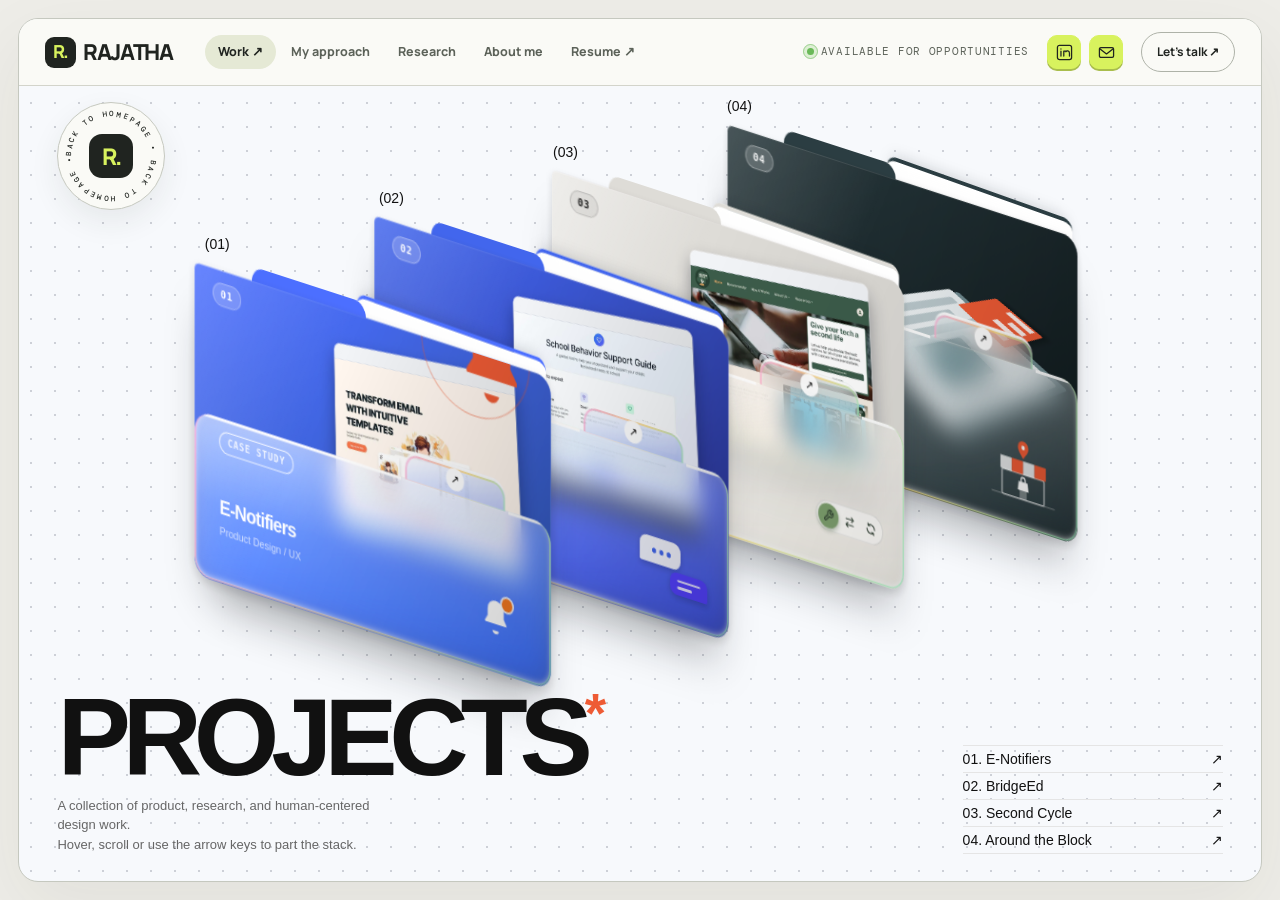
<file: docs/work.html>
<!doctype html>
<html lang="en">
<head>
<meta charset="utf-8">
<meta name="viewport" content="width=device-width,initial-scale=1,viewport-fit=cover">
<title>Rajatha Rao V — Design Archive</title>
<meta name="description" content="Portfolio of Rajatha Rao V, Product Designer and UX Designer.">
<style>
:root{--ink:#111;--ink2:#666;--paper:#fafaf8;--line:#e5e5e5;--accent:#ee5b35;--ease:cubic-bezier(.2,.8,.2,1);
--w:min(calc((100vh - 290px)*.78),34vw);--h:calc(var(--w)*.7);--sk:18deg;--sx:.8;--rw:calc(var(--w)*var(--sx));--ch:calc(var(--w)*(.7 + var(--sx)*.325))}
*{box-sizing:border-box}
html,body{margin:0;height:100%;background:var(--paper);color:var(--ink);font-family:"Inter","Helvetica Neue",Helvetica,Arial,sans-serif;-webkit-font-smoothing:antialiased}
html{background:#F7F9FC}body{overflow:hidden;background-color:#F7F9FC;background-image:radial-gradient(#cdd0d7 .8px,transparent .8px);background-size:24px 24px}
button{font:inherit;color:inherit;cursor:pointer}
:focus-visible{outline:2px solid var(--accent);outline-offset:4px}
main{height:calc(100dvh - var(--sx-h,67px) - 38px);min-height:600px;display:grid;grid-template-rows:1fr auto;padding:0 3vw env(safe-area-inset-bottom);position:relative;overflow:hidden}

header{display:flex;justify-content:space-between;align-items:baseline;padding:calc(22px + env(safe-area-inset-top)) 0 0;font-size:13px;z-index:30}
.brand{font-weight:700;letter-spacing:-.03em;font-size:17px}
.brand span{font-weight:400;color:var(--ink2)}
nav{display:flex;gap:26px}
nav button,.idx button{background:none;border:0;padding:2px 0;position:relative}
nav button:after{content:"";position:absolute;left:0;right:0;bottom:-2px;height:1px;background:currentColor;transform:scaleX(0);transform-origin:left;transition:transform .35s var(--ease)}
nav button:hover:after,nav button[aria-current=true]:after{transform:scaleX(1)}

/* stage + cards */
.stage{position:relative;perspective:1700px;perspective-origin:50% 40%;margin:40px 0 0}
.rig{position:absolute;top:0;bottom:0;left:50%;width:calc(var(--rw)*(1 + .5*var(--m,4)));margin-left:calc(var(--rw)*(1 + .5*var(--m,4))*-.5);transform-style:preserve-3d;transform:rotateY(calc(var(--mx,0)*2deg)) rotateX(calc(var(--my,0)*-1.5deg));transition:transform .5s var(--ease)}
.card{--ky:calc(1 - var(--i)/var(--m,4));--d:calc(var(--m,4) + 1 - var(--i));position:absolute;width:var(--w);height:var(--h);left:calc(var(--rw)*.5*var(--i));top:calc((100% - var(--ch))*var(--ky));transform-origin:0 0;border:0;padding:0;background:none;text-align:left;transform-style:preserve-3d;transform:translate3d(calc(var(--mx,0)*var(--d)*-7px + var(--ox,0px)),calc(var(--my,0)*var(--d)*-4px + var(--oy,0px)),calc(var(--d)*10px)) skewY(var(--sk)) scaleX(var(--sx));transition:transform .7s var(--ease),opacity .5s,filter .5s}
.tag{position:absolute;left:calc(var(--rw)*.5*var(--i));top:calc((100% - var(--ch))*(1 - var(--i)/var(--m,4)) - 28px);font-size:14px;font-weight:500;transition:opacity .4s}
.slab{position:absolute;inset:0;background:#c9c8c2;transform:translate(-3px,7px);box-shadow:-14px 22px 30px rgba(0,0,0,.16),-3px 5px 6px rgba(0,0,0,.14);transition:box-shadow .6s var(--ease)}
.face{position:absolute;inset:0;overflow:hidden;border-radius:2px;color:#fff;container-type:size;perspective:700px;box-shadow:inset 0 0 0 1px rgba(255,255,255,.08)}
.face:after{content:"";position:absolute;inset:0;background:linear-gradient(115deg,rgba(255,255,255,.16),transparent 35%,rgba(0,0,0,.2));pointer-events:none;z-index:3}
.light .face{color:#111}
.light .face:after{background:linear-gradient(115deg,rgba(255,255,255,.5),transparent 35%,rgba(0,0,0,.08))}
.lbl{position:absolute;left:7%;right:50%;bottom:8%;z-index:4}
.lbl b{display:block;font-size:clamp(16px,1.6vw,26px);letter-spacing:-.045em;line-height:1}
.lbl i{display:block;font-style:normal;font-size:11px;margin-top:6px;opacity:.75}
.lbl em{font-style:normal;font-size:11px;position:absolute;right:0;top:0;opacity:0;transform:translateY(4px);transition:.4s var(--ease)}
.card:hover,.card:focus-visible,.card.hl{z-index:5;transform:translate3d(0,-10px,80px) skewY(var(--sk)) scaleX(var(--sx)) scale(1.04);outline:none}
.card:focus-visible .face{outline:2px solid var(--accent);outline-offset:4px}
.card:hover .slab,.card.hl .slab{box-shadow:-28px 42px 58px rgba(0,0,0,.24),-6px 8px 12px rgba(0,0,0,.18)}
.card:hover .lbl em,.card.hl .lbl em{opacity:1;transform:none}
.stage.has-hl .card:not(.hl){opacity:.5;filter:saturate(.6)}
.stage.focus .card{pointer-events:none;opacity:0}
.stage.focus .card.on{opacity:1;z-index:8;transform:translate3d(var(--fx),var(--fy),120px) scale(1.1)}
.stage.focus .tag{opacity:0}
.stage.focus .card:not(.on) *{animation-play-state:paused}

/* ===== animated 3D scenes (sizes in cqw so they scale with the card) ===== */
.scene{position:absolute;inset:0;transform-style:preserve-3d;transform:rotateY(calc(var(--px,0)*10deg)) rotateX(calc(var(--py,0)*-10deg));transition:transform .4s var(--ease)}
.scene *{position:absolute;transform-style:preserve-3d}
.fit{left:30cqw;top:-1cqw;width:100cqw;height:140cqw;transform-origin:0 0;transform:scale(.66)}
.bg-fs{background:linear-gradient(150deg,#2a2f33,#090a0b)}
.bg-en{background:linear-gradient(150deg,#4C6FFF,#2F56B1)}
.bg-sc{background:#dedcd7}.bg-be{background:linear-gradient(150deg,#4266ed,#2a2f8f)}
.bg-crm{background:linear-gradient(150deg,#26363a,#0e171a)}
.bg-cs{background:#efe8dc}
@keyframes bob{0%,100%{translate:0 0}50%{translate:0 -3cqw}}
@keyframes sway{from{transform:rotateY(-26deg) rotateX(8deg) rotateZ(-5deg)}to{transform:rotateY(-6deg) rotateX(4deg) rotateZ(-2deg)}}
@keyframes grow{0%,100%{transform:scaleY(.35)}50%{transform:scaleY(1)}}
@keyframes draw{0%{stroke-dashoffset:200}60%,100%{stroke-dashoffset:0}}
@keyframes spin{to{transform:rotateY(360deg)}}
@keyframes ringspin{to{transform:rotateX(72deg) rotateZ(360deg)}}
@keyframes pop{0%{opacity:0;translate:0 8cqw -14cqw}14%,72%{opacity:1;translate:0 0 0}90%,100%{opacity:0;translate:0 -4cqw 6cqw}}
@keyframes ring{from{transform:scale(.4);opacity:.7}to{transform:scale(1.5);opacity:0}}
@keyframes ringle{0%,100%{rotate:-14deg}50%{rotate:14deg}}
@keyframes breathe{0%,100%{transform:scale(.88)}50%{transform:scale(1.1)}}
@keyframes shade{0%,100%{transform:scale(.8);opacity:.5}50%{transform:scale(1.1);opacity:.25}}
@keyframes slide{0%,100%{translate:0 0}50%{translate:4cqw 0}}

/* Firstock: swaying phone with live chart */
.fs-p{left:26cqw;top:16cqw;width:50cqw;height:96cqw;border-radius:6cqw;background:#0e1114;border:.6cqw solid #3a4249;animation:sway 7s ease-in-out infinite alternate;box-shadow:0 6cqw 8cqw rgba(0,0,0,.5)}
.fs-g{left:26cqw;top:16cqw;width:50cqw;height:96cqw;border-radius:6cqw;background:#1a2026;transform:translateZ(-10cqw) rotateY(-20deg);opacity:.7}
.fs-h{left:5cqw;top:6cqw;width:20cqw;height:2cqw;border-radius:1cqw;background:#59636b}
.fs-v{left:5cqw;top:11cqw;width:34cqw;height:5cqw;border-radius:1cqw;background:#e9ecee}
.fs-bars{left:5cqw;top:52cqw;width:38cqw;height:24cqw;display:flex;gap:1.6cqw;align-items:flex-end}
.fs-bars i{position:relative;flex:1;background:#4fd18b;border-radius:.6cqw;transform-origin:bottom;animation:grow 3.2s ease-in-out infinite;height:100%;opacity:.85}
.fs-bars i:nth-child(1){height:40%}.fs-bars i:nth-child(2){height:62%;animation-delay:.2s}.fs-bars i:nth-child(3){height:48%;animation-delay:.4s}.fs-bars i:nth-child(4){height:80%;animation-delay:.6s}.fs-bars i:nth-child(5){height:66%;animation-delay:.8s}.fs-bars i:nth-child(6){height:96%;animation-delay:1s}
.fs-l{left:3cqw;top:20cqw;width:44cqw;height:28cqw;overflow:visible}
.fs-l path{stroke-dasharray:200;animation:draw 4s ease-in-out infinite}
.fs-b{left:5cqw;top:82cqw;width:40cqw;height:8cqw;border-radius:1.4cqw;background:#4fd18b}
.fs-c{left:60cqw;top:24cqw;width:16cqw;height:16cqw;border-radius:50%;background:radial-gradient(circle at 35% 30%,#7af0b2,#2b9c63);transform:translateZ(22cqw);animation:bob 4s ease-in-out infinite;box-shadow:0 3cqw 4cqw rgba(0,0,0,.45)}

/* E-Notifiers: notifications arriving in depth */
.en-n{left:12cqw;width:70cqw;height:19cqw;border-radius:2.4cqw;background:rgba(255,255,255,.1);border:.3cqw solid rgba(255,255,255,.2);backdrop-filter:blur(2px);animation:pop 6s ease-in-out infinite;opacity:0}
.en-n:before{content:"";position:absolute;left:3cqw;top:5cqw;width:9cqw;height:9cqw;border-radius:2cqw;background:var(--accent)}
.en-n:after{content:"";position:absolute;left:16cqw;top:5.6cqw;width:42cqw;height:2.4cqw;border-radius:1cqw;background:#e8ebf5;box-shadow:0 5cqw 0 -.4cqw rgba(232,235,245,.4)}
.en-1{top:20cqw;transform:translateZ(30cqw)}.en-2{top:44cqw;animation-delay:1.5s;transform:translateZ(12cqw)}.en-3{top:68cqw;animation-delay:3s;transform:translateZ(-4cqw)}
.en-bell{left:56cqw;top:4cqw;width:24cqw;height:24cqw;transform-origin:50% 8%;animation:ringle 2.4s ease-in-out infinite;z-index:2;transform:translateZ(40cqw)}
.en-r{left:46cqw;top:-6cqw;width:36cqw;height:36cqw;border-radius:50%;border:.5cqw solid var(--accent);animation:ring 2.4s ease-out infinite;transform:translateZ(36cqw)}

/* Second Cycle: rotating device inside a lifecycle ring */
.sc-o{left:0;top:0;width:100%;height:100%;animation:spin 16s linear infinite}
.sc-ph{left:36cqw;top:20cqw;width:28cqw;height:56cqw;border-radius:4cqw;background:#f4f3ef;border:.5cqw solid #a9a8a2;box-shadow:0 0 0 .5cqw #cfcdc6}
.sc-ph:before{content:"";position:absolute;left:3cqw;top:3cqw;right:3cqw;bottom:14cqw;border-radius:2cqw;background:#cfcdc6}
.sc-bk{left:36cqw;top:20cqw;width:28cqw;height:56cqw;border-radius:4cqw;background:#bdbbb4;transform:translateZ(-2cqw)}
.sc-ring{left:14cqw;top:24cqw;width:72cqw;height:72cqw;border-radius:50%;border:2cqw solid #7a9b6b;border-top-color:transparent;transform:rotateX(72deg);animation:ringspin 9s linear infinite}
.sc-leaf{left:44cqw;top:50cqw;width:12cqw;height:12cqw;border-radius:0 100% 0 100%;background:#7a9b6b;transform:translateZ(3cqw) rotate(-20deg);animation:bob 4s ease-in-out infinite}
.sc-sh{left:26cqw;top:84cqw;width:48cqw;height:8cqw;border-radius:50%;background:#000;opacity:.2;filter:blur(2cqw);transform:rotateX(90deg)}

/* Admin CRM: isometric dashboard layers */
.crm-b{left:18cqw;top:20cqw;width:64cqw;height:64cqw;transform:rotateX(58deg) rotateZ(-38deg);transform-style:preserve-3d}
.crm-t{inset:0;background:#e9eef0;border-radius:1.5cqw;box-shadow:3cqw 3cqw 0 #6f8a90}
.crm-r{left:5cqw;right:5cqw;height:5cqw;border-radius:1cqw;background:#b9c7cb;transform:translateZ(1px);animation:slide 4s ease-in-out infinite}
.crm-r:nth-child(2){top:6cqw}.crm-r:nth-child(3){top:14cqw;animation-delay:.3s;width:70%}.crm-r:nth-child(4){top:22cqw;animation-delay:.6s}.crm-r:nth-child(5){top:30cqw;animation-delay:.9s;width:60%}
.crm-c{left:6cqw;top:40cqw;width:24cqw;height:18cqw;background:#33565d;border-radius:1cqw;transform:translateZ(8cqw);animation:bob 5s ease-in-out infinite;box-shadow:2cqw 2cqw 3cqw rgba(0,0,0,.3)}
.crm-d{left:34cqw;top:34cqw;width:24cqw;height:24cqw;background:var(--accent);border-radius:1cqw;transform:translateZ(16cqw);animation:bob 5s ease-in-out infinite .8s;box-shadow:2cqw 2cqw 3cqw rgba(0,0,0,.3)}
.crm-d i{position:absolute;bottom:3cqw;width:3.2cqw;background:#fff;opacity:.9;transform-origin:bottom;animation:grow 3s ease-in-out infinite}
.crm-d i:nth-child(1){left:3cqw;height:8cqw}.crm-d i:nth-child(2){left:8.5cqw;height:14cqw;animation-delay:.3s}.crm-d i:nth-child(3){left:14cqw;height:10cqw;animation-delay:.6s}.crm-d i:nth-child(4){left:19.5cqw;height:17cqw;animation-delay:.9s}

/* CalmSpace: breathing sphere */
.cs-ar{left:20cqw;top:34cqw;width:60cqw;height:52cqw;border-radius:30cqw 30cqw 0 0;background:#e3d6c1}
.cs-ar2{left:32cqw;top:44cqw;width:36cqw;height:42cqw;border-radius:18cqw 18cqw 0 0;background:#f6efe3;transform:translateZ(2cqw)}
.cs-s{left:50cqw;top:14cqw;width:32cqw;height:32cqw;border-radius:50%;background:radial-gradient(circle at 35% 30%,#fffaf0,#d9c9ae 70%);animation:breathe 5s ease-in-out infinite;transform:translateZ(16cqw);box-shadow:0 4cqw 6cqw rgba(138,118,88,.35)}
.cs-h{left:42cqw;top:6cqw;width:48cqw;height:48cqw;border-radius:50%;border:.4cqw solid #b9a37f;animation:ring 5s ease-out infinite;transform:translateZ(12cqw)}
.cs-h.b{animation-delay:2.5s}
.cs-sh{left:50cqw;top:84cqw;width:30cqw;height:5cqw;border-radius:50%;background:#8a7658;filter:blur(2cqw);animation:shade 5s ease-in-out infinite}
.cs-p{left:12cqw;top:70cqw;width:14cqw;height:14cqw;border-radius:50%;background:#c9b595;transform:translateZ(8cqw);animation:bob 6s ease-in-out infinite}

/* bottom */
.bottom{display:flex;justify-content:space-between;align-items:flex-end;gap:24px;padding:12px 0 3vh;z-index:20}
h1{margin:0;font-size:clamp(48px,8.6vw,150px);font-weight:800;letter-spacing:-.075em;line-height:.8}
h1 sup{font-size:.5em;color:var(--accent);vertical-align:top;position:relative;top:-.05em;letter-spacing:0}
.stmt{margin:14px 0 0;max-width:330px;font-size:13px;line-height:1.5;color:var(--ink2)}
.idx{display:flex;flex-direction:column;min-width:260px;font-size:14px}
.idx button{display:flex;justify-content:space-between;width:100%;text-align:left;border-top:1px solid var(--line);padding:5px 0;transition:padding .35s var(--ease),color .3s}
.idx button:last-child{border-bottom:1px solid var(--line)}
.idx button.res{margin-top:8px;border-top:1px solid var(--ink)}
.idx button:hover,.idx button.hl{padding-left:10px;color:var(--accent)}

/* panels */
.panel{position:fixed;top:0;right:0;bottom:0;width:min(440px,38vw);background:var(--paper);z-index:40;padding:calc(90px + env(safe-area-inset-top)) 3vw 40px 40px;border-left:1px solid var(--line);transform:translateX(100%);visibility:hidden;transition:transform .7s var(--ease),visibility 0s .7s;display:flex;flex-direction:column}
.panel.open{transform:none;visibility:visible;transition:transform .7s var(--ease)}
.panel small{color:var(--ink2);font-size:13px}
.panel h2{font-size:clamp(36px,4.4vw,68px);letter-spacing:-.065em;line-height:.92;margin:14px 0 20px}
.panel p{line-height:1.6;font-size:15px;max-width:380px;margin:0 0 14px}
.panel .note{font-size:12px;color:var(--ink2);border-top:1px solid var(--line);padding-top:14px;margin-top:auto}
.btn{align-self:flex-start;background:none;border:0;border-bottom:1px solid;padding:0 0 4px;margin-top:14px}
.overlay{position:fixed;inset:0;background:rgba(250,250,248,.86);backdrop-filter:blur(14px);z-index:50;display:none;align-items:center;justify-content:center;padding:24px}
.overlay.open{display:flex;animation:fade .4s var(--ease)}
@keyframes fade{from{opacity:0}}
.dialog{position:relative;background:var(--paper);width:min(720px,100%);max-height:90dvh;overflow:auto;padding:clamp(26px,5vw,56px);border:1px solid var(--line);box-shadow:0 30px 90px rgba(0,0,0,.14)}
.dialog h2{font-size:clamp(38px,6vw,76px);letter-spacing:-.07em;line-height:.92;margin:0 0 20px}
.dialog p{line-height:1.6;max-width:520px;margin:0 0 12px}
.dialog small{color:var(--ink2)}
.close{position:absolute;right:16px;top:12px;background:none;border:0;font-size:28px;line-height:1;padding:6px 10px}
.list button,.list div{display:flex;width:100%;justify-content:space-between;gap:16px;background:none;border:0;border-top:1px solid var(--line);padding:14px 0;font-size:19px;letter-spacing:-.03em;text-align:left}
.list small{align-self:center;text-align:right;letter-spacing:0;font-size:12px}
.list button:hover{color:var(--accent)}
.ph{border-bottom:1px dashed var(--ink2)}

.wipe{position:fixed;inset:0;z-index:100;background:#4C6FFF;color:#fff;display:grid;place-items:center;font-size:clamp(44px,9vw,130px);font-weight:800;letter-spacing:-.07em;pointer-events:none}.wipe.back{background:#4C6FFF}.wipe span{opacity:0}.wipe i{font-style:normal;color:var(--accent)}
@media (max-width:900px){
 body{overflow:auto}
 main{height:auto;min-height:100dvh;overflow:visible;display:block;padding:0 20px env(safe-area-inset-bottom)}
 header{flex-wrap:wrap;gap:14px 0}
 nav{order:3;width:100%;gap:0;justify-content:space-between;border-top:1px solid var(--line);margin-top:6px;overflow-x:auto}
 nav button{padding:14px 6px;min-height:44px;font-size:13px;white-space:nowrap}
 .stage{perspective:none;margin:28px 0 0}
 .rig{position:static;width:auto;margin:0;transform:none;display:grid;grid-template-columns:1fr;gap:22px}
 .tag{display:none}
 .card{position:relative;left:auto;top:auto;width:100%;height:auto;aspect-ratio:10/7;transform:none!important;--d:0}
 .slab{transform:none;inset:6px -6px -6px 6px;z-index:-1}
 .card:hover,.card.hl{transform:translateY(-4px)!important}
 .stage.focus .card{opacity:1;pointer-events:auto}
 .bottom{flex-direction:column;align-items:stretch;padding:48px 0 40px}
 h1{font-size:clamp(52px,15vw,120px)}
 .idx{min-width:0}.idx button{padding:14px 0;min-height:48px}
 .panel{width:100%;top:auto;height:82dvh;border-left:0;border-top:1px solid var(--line);padding:32px 24px calc(32px + env(safe-area-inset-bottom));transform:translateY(100%);overflow:auto}
 .panel.open{transform:none}
}
@media (max-width:520px){.lbl{right:36%}}
@media (max-height:720px) and (min-width:901px){.stmt{display:none}}

/* ===== frosted-glass folder cards (original design) ===== */
.sheet{position:absolute;left:44%;right:3%;top:-22px;bottom:12%;border-radius:12px 12px 0 0;background:repeating-linear-gradient(180deg,transparent 0 11px,rgba(60,70,80,.1) 11px 12px) 14px 18px/calc(100% - 28px) 100% no-repeat,linear-gradient(#fff,#f1f2ee);border-top:4px solid var(--fc);box-shadow:0 -6px 18px -8px rgba(20,24,30,.25);transform:rotate(1.4deg);transform-origin:0 100%;transition:transform .6s var(--ease)}
.card:hover .sheet,.card.hl .sheet{transform:translateY(-14px) rotate(2.4deg)}
.slab{inset:auto;left:16%;top:-14px;width:32%;height:20px;border-radius:14px 14px 0 0;background:var(--fc);transform:none;box-shadow:none;z-index:0}
.card:hover .slab,.card.hl .slab{box-shadow:none}
.face{border-radius:6px 18px 18px 18px;box-shadow:0 34px 46px -18px rgba(20,24,30,.38),0 4px 10px rgba(20,24,30,.14),inset 0 0 0 1px rgba(255,255,255,.1)}
.card:hover .face,.card.hl .face{box-shadow:0 50px 70px -20px rgba(20,24,30,.5),0 6px 14px rgba(20,24,30,.18),inset 0 0 0 1px rgba(255,255,255,.16)}
.no{position:absolute;left:5cqw;top:4cqh;z-index:4;font:600 11px/1 ui-monospace,Menlo,monospace;letter-spacing:.08em;padding:5px 9px;border-radius:99px;background:rgba(255,255,255,.18);border:1px solid rgba(255,255,255,.35);backdrop-filter:blur(8px);-webkit-backdrop-filter:blur(8px)}
.light .no{background:rgba(0,0,0,.06);border-color:rgba(0,0,0,.16)}
/* the glass front panel: body + rounded tab, slides down on hover to open the folder */
.glass{position:absolute;left:0;right:0;bottom:0;height:62%;z-index:2;transition:transform .75s var(--ease)}
.card:hover .glass,.card.hl .glass{transform:translateY(17%)}
.gb,.gt{position:absolute;-webkit-backdrop-filter:blur(24px) saturate(1.8) brightness(1.08);backdrop-filter:blur(24px) saturate(1.8) brightness(1.08);background:linear-gradient(165deg,rgba(255,255,255,.46),color-mix(in srgb,var(--fc) 36%,rgba(255,255,255,.1)));transition:backdrop-filter .7s var(--ease),-webkit-backdrop-filter .7s var(--ease)}
.card:hover .gb,.card:hover .gt,.card.hl .gb,.card.hl .gt{-webkit-backdrop-filter:blur(9px) saturate(1.4);backdrop-filter:blur(9px) saturate(1.4)}
.gb{left:0;right:0;bottom:0;top:15%;border-radius:20px 20px 18px 18px;
 background-image:
  linear-gradient(rgba(255,255,255,.95),rgba(255,255,255,.95)),
  linear-gradient(rgba(255,255,255,.95),rgba(255,255,255,.95)),
  radial-gradient(120% 90% at var(--gx,20%) 0,rgba(255,255,255,.3),transparent 60%),
  linear-gradient(165deg,rgba(255,255,255,.46),color-mix(in srgb,var(--fc) 36%,rgba(255,255,255,.1)));
 background-position:left 0 top 0,right 0 top 0,0 0,0 0;
 background-size:58% 3px,12% 3px,100% 100%,100% 100%;background-repeat:no-repeat;
 box-shadow:inset 0 -5px 7px -3px rgba(255,255,255,.7),inset 4px 0 6px -3px rgba(255,255,255,.6),inset -4px 0 6px -3px rgba(255,255,255,.4),0 18px 24px -14px rgba(0,0,0,.35)}
.gt{left:59%;width:28%;top:0;height:calc(15% + 1px);border-radius:16px 16px 0 0;border-top:3px solid rgba(255,255,255,.95);box-shadow:inset 3px 0 5px -3px rgba(255,255,255,.6),inset -3px 0 5px -3px rgba(255,255,255,.4)}
/* soft iridescent edge */
.gb:before,.gt:before{content:"";position:absolute;inset:0;border-radius:inherit;pointer-events:none;opacity:.7;background:linear-gradient(115deg,#ff9bd6,#ffd86e,#80f3cf,#8aa9ff,#d99cff,#ff9bd6) 0 0/300% 100%;-webkit-mask:linear-gradient(#000 0 0) content-box,linear-gradient(#000 0 0);-webkit-mask-composite:xor;mask:linear-gradient(#000 0 0) content-box exclude,linear-gradient(#000 0 0);transition:background-position 1.2s var(--ease)}
.gb:before{padding:0 2px 2px}
.gt:before{padding:2px 2px 0}
.card:hover .gb:before,.card:hover .gt:before,.card.hl .gb:before,.card.hl .gt:before{background-position:100% 0}
.glass .lbl{left:7%;right:30%;bottom:24%}
.glass .lbl em{display:none}
.kind{position:absolute;left:7%;top:calc(15% + 12px);font:600 10px/1 ui-monospace,Menlo,monospace;letter-spacing:.1em;text-transform:uppercase;padding:5px 9px;border-radius:99px;border:1px solid currentColor;opacity:.85}
.go{position:absolute;left:calc(73% - 11px);top:calc(4.6cqh - 11px);width:22px;height:22px;border-radius:50%;display:grid;place-items:center;font-size:12px;line-height:1;background:rgba(255,255,255,.95);color:#111;transition:transform .4s var(--ease),background .3s}
.card:hover .go,.card.hl .go{background:var(--accent);transform:rotate(45deg) scale(1.15)}
@media (max-width:900px){.slab{inset:auto;left:16%;top:-14px;width:32%;height:20px;z-index:0}.sheet{top:-18px}}
@media (min-width:600px) and (max-width:900px){.rig{grid-template-columns:repeat(2,minmax(0,1fr));gap:34px 22px}.card{aspect-ratio:10/8}.glass .lbl b{font-size:clamp(15px,2.4vw,20px)}}
/* design screen peeking out of the folder */
.shot{left:14cqw;top:12cqw;width:72cqw;height:62cqw;border-radius:2.4cqw;background:#fff;overflow:hidden;box-shadow:0 3.4cqw 6.5cqw rgba(10,14,30,.38),0 0 0 .35cqw rgba(255,255,255,.55);transform:translateZ(46px) rotateY(-12deg) rotateX(4deg) rotate(-2.5deg);animation:shotFloat 6s ease-in-out infinite}
.shot-bar{left:0;top:0;right:0;height:5.2cqw;background:#f2f4f7;border-bottom:1px solid #e1e5ec}
.shot-bar:before{content:"";left:2.2cqw;top:1.8cqw;width:1.5cqw;height:1.5cqw;border-radius:50%;background:#ff6159;box-shadow:2.4cqw 0 #ffbd2e,4.8cqw 0 #28c941}
.shot img{position:absolute;left:0;top:5.2cqw;width:100%;height:calc(100% - 5.2cqw);object-fit:cover;object-position:top center;display:block}
@keyframes shotFloat{0%,100%{translate:0 0}50%{translate:0 -1.2cqw}}
@media (prefers-reduced-motion:reduce){*,*:before,*:after{transition-duration:.01ms!important;animation:none!important}.rig,.scene{transform:none!important}}

/* ---- button interactions ---- */
.btn,.cta,.top a,.backtop,[role=tab],.secnav a,.close,.list button{transition:translate .35s cubic-bezier(.2,.8,.2,1),scale .2s,transform .35s cubic-bezier(.2,.8,.2,1),box-shadow .35s,background-color .3s,color .3s,border-color .3s,padding .35s cubic-bezier(.2,.8,.2,1)}
:is(button,a.cta,.top a):active{scale:.95}
.cta:hover,.top a:hover,.backtop:hover{transform:translateY(-2px);box-shadow:0 10px 24px rgba(22,25,44,.16)}
.cta:hover{background:var(--accent)}
.top a:hover,.backtop:hover{border-color:var(--accent);color:var(--accent)}
[role=tab]:hover{transform:translateY(-1px)}
.secnav a:hover:not(.on){background:#E4ECF7;color:#16192C}
.close:hover{transform:rotate(90deg);color:var(--accent)}
.btn:before{content:"\2190";display:inline-block;margin-right:7px;transition:transform .35s cubic-bezier(.2,.8,.2,1)}
.btn:hover{color:var(--accent)}.btn:hover:before{transform:translateX(-5px)}
.idx button span:last-child{transition:transform .35s cubic-bezier(.2,.8,.2,1)}
.idx button:hover span:last-child,.idx button.hl span:last-child{transform:translate(4px,-4px)}
.list button:hover{padding-left:10px}
.ripple{position:absolute;border-radius:50%;background:currentColor;opacity:.22;transform:scale(0);animation:rp .65s ease-out forwards;pointer-events:none}
@keyframes rp{to{transform:scale(1);opacity:0}}
.mag{translate:var(--tx,0px) var(--ty,0px)}
@media(prefers-reduced-motion:reduce){.ripple{display:none}.btn,.cta,.top a,.backtop,[role=tab],.close{transition:none}.mag{translate:none}}
@media(min-width:901px){body.inner .panel{top:calc(var(--sx-h,67px) + 19px);padding-top:36px}}
.overlay{z-index:70}

/* ---- creative "back to homepage" orb ---- */
.homeorb{position:absolute;left:3vw;top:16px;width:108px;height:108px;border-radius:50%;background:#fafaf6;border:1px solid #c5c8bf;display:grid;place-items:center;text-decoration:none;color:#202420;z-index:25;box-shadow:0 12px 30px #292e2414;transition:background-color .35s,transform .5s cubic-bezier(.2,.8,.2,1),box-shadow .35s,translate .3s cubic-bezier(.2,.8,.2,1),scale .15s}
.homeorb svg{position:absolute;inset:0;width:100%;height:100%;animation:orbspin 16s linear infinite}
.homeorb text{font:500 8.4px 'DM Mono',monospace;fill:currentColor}
.orb-core{position:relative;display:grid;place-items:center;width:44px;height:44px;border-radius:13px;background:#202420;color:#d8f25e;font:800 23px Manrope,sans-serif;letter-spacing:-.06em;transition:transform .5s cubic-bezier(.2,.8,.2,1),background-color .3s}
.orb-core:after{content:"\2190";position:absolute;inset:0;display:grid;place-items:center;border-radius:13px;background:#d8f25e;color:#202420;font:700 22px Manrope,sans-serif;opacity:0;transform:translateX(14px);transition:opacity .3s,transform .45s cubic-bezier(.2,.8,.2,1)}
.homeorb:hover{background:#d8f25e;transform:scale(1.07);box-shadow:0 20px 44px #292e2428}
.homeorb:hover svg{animation-duration:4s}
.homeorb:hover .orb-core{background:#202420;transform:rotate(-8deg) scale(1.12)}
.homeorb:hover .orb-core:after{opacity:1;transform:none;background:#202420;color:#d8f25e}
.homeorb:active{scale:.93}
@keyframes orbspin{to{transform:rotate(360deg)}}
@media(max-width:900px){.homeorb{position:relative;left:auto;top:auto;margin:16px 0 0 18px;width:88px;height:88px}.homeorb text{font-size:8px}.orb-core{width:38px;height:38px;font-size:20px}}
@media(prefers-reduced-motion:reduce){.homeorb svg{animation:none}}
</style>
<link rel="stylesheet" href="assets/site.css">
<style id="sx-smooth">
/* cards: no looping animations (static resting poses) */
.fit *,.fit *:before,.fit *:after{animation:none!important}
.fs-p{transform:rotateY(-16deg) rotateX(6deg) rotateZ(-3deg)}
.fs-bars i,.crm-d i{transform:scaleY(.72)}
.en-r{opacity:.35}.cs-h{opacity:.4}.cs-sh{opacity:.35}
/* smoother hover: one easing, GPU-friendly properties only */
:root{--soft:cubic-bezier(.22,.61,.36,1)}
.card{will-change:transform;transition:transform .6s var(--soft),opacity .45s var(--soft)}
.stage.has-hl .card:not(.hl){opacity:.55;filter:none}
.sheet{will-change:transform;transition:transform .65s var(--soft)}
.glass{will-change:transform;transition:transform .65s var(--soft)}
.scene{transition:transform .6s var(--soft)}
.go{transition:transform .5s var(--soft),background .4s var(--soft)}
.lbl em{transition:opacity .5s var(--soft),transform .5s var(--soft)}
/* constant blur (animating backdrop-filter stutters) */
.gb,.gt,.card:hover .gb,.card:hover .gt,.card.hl .gb,.card.hl .gt{-webkit-backdrop-filter:blur(14px) saturate(1.6) brightness(1.06);backdrop-filter:blur(14px) saturate(1.6) brightness(1.06);transition:none}
.gb:before,.gt:before{transition:background-position 1.4s var(--soft)}
/* shadow strengthens by cross-fading a layer instead of snapping */
.face,.card:hover .face,.card.hl .face{box-shadow:0 34px 46px -18px rgba(20,24,30,.38),0 4px 10px rgba(20,24,30,.14),inset 0 0 0 1px rgba(255,255,255,.1)}
.card:before{content:"";position:absolute;inset:0;border-radius:6px 18px 18px 18px;box-shadow:0 50px 70px -20px rgba(20,24,30,.5),0 6px 14px rgba(20,24,30,.18);opacity:0;transform:translateZ(-2px);transition:opacity .6s var(--soft);pointer-events:none}
.card:hover:before,.card.hl:before{opacity:1}
@media(prefers-reduced-motion:reduce){.card,.sheet,.glass,.card:before{transition-duration:.01ms!important}}
</style>
<style id="sx-micro">
/* micro animations in the free bottom-right corner of each card (all different) */
.mi{position:absolute;right:6%;bottom:13%;width:19cqw;height:13cqw;z-index:3;pointer-events:none;display:block}
.mi i,.mi s,.mi svg{position:absolute;display:block;text-decoration:none}
/* E-Notifiers: ringing bell + notification pop */
.mi-en .b{left:50%;top:2cqw;width:9cqw;height:9cqw;margin-left:-4.5cqw;fill:currentColor;transform-origin:50% 12%;animation:miRing 3.4s ease-in-out infinite}
.mi-en .dot{left:calc(50% + 1.6cqw);top:1.4cqw;width:3cqw;height:3cqw;border-radius:50%;background:#F57920;box-shadow:0 0 0 .45cqw rgba(255,255,255,.9);animation:miPop 3.4s ease-in-out infinite}
.mi-en .rg{left:50%;top:6.5cqw;width:9cqw;height:9cqw;margin:-4.5cqw 0 0 -4.5cqw;border-radius:50%;border:.4cqw solid #F57920;opacity:0;animation:miRipple 3.4s ease-out infinite}
@keyframes miRing{0%,38%,100%{transform:rotate(0)}6%{transform:rotate(-16deg)}12%{transform:rotate(13deg)}18%{transform:rotate(-9deg)}24%{transform:rotate(6deg)}30%{transform:rotate(-3deg)}}
@keyframes miPop{0%,4%{transform:scale(0)}12%{transform:scale(1.3)}18%,86%{transform:scale(1)}96%,100%{transform:scale(0)}}
@keyframes miRipple{0%,4%{transform:scale(.5);opacity:.7}40%,100%{transform:scale(1.5);opacity:0}}
/* BridgeEd: a conversation — typing dots, then a reply */
.mi-be .a{left:0;top:.5cqw;width:11.5cqw;height:6cqw;border-radius:2cqw 2cqw 2cqw .5cqw;background:rgba(255,255,255,.92);box-shadow:0 .6cqw 1.4cqw rgba(0,0,0,.18)}
.mi-be .a s{top:2.5cqw;width:1.2cqw;height:1.2cqw;border-radius:50%;background:#4266ed;animation:miDot 1.3s ease-in-out infinite}
.mi-be .a s:nth-child(1){left:3.4cqw}.mi-be .a s:nth-child(2){left:5.4cqw;animation-delay:.16s}.mi-be .a s:nth-child(3){left:7.4cqw;animation-delay:.32s}
.mi-be .b{right:0;top:7cqw;width:10.5cqw;height:5cqw;border-radius:2cqw 2cqw .5cqw 2cqw;background:#5442ff;box-shadow:0 .6cqw 1.4cqw rgba(0,0,0,.18);animation:miReply 4.2s ease-in-out infinite}
.mi-be .b:before,.mi-be .b:after{content:"";position:absolute;left:2cqw;height:.6cqw;border-radius:1cqw;background:rgba(255,255,255,.85)}
.mi-be .b:before{top:1.5cqw;width:6.5cqw}.mi-be .b:after{top:3cqw;width:4cqw}
@keyframes miDot{0%,60%,100%{transform:translateY(0);opacity:.45}30%{transform:translateY(-1.1cqw);opacity:1}}
@keyframes miReply{0%,18%{opacity:0;transform:translateY(1.4cqw) scale(.9)}32%,82%{opacity:1;transform:none}96%,100%{opacity:0;transform:translateY(-.6cqw)}}
/* Second Cycle: slow recycling loop */
.mi-sc .tr{left:0;right:0;top:3.2cqw;height:7cqw;border-radius:99px;background:rgba(255,255,255,.55);box-shadow:inset 0 0 0 1px rgba(0,0,0,.12)}
.mi-sc .ind{left:.7cqw;top:3.9cqw;width:5.6cqw;height:5.6cqw;border-radius:50%;background:#7a9b6b;box-shadow:0 .5cqw 1.2cqw rgba(60,90,50,.4);animation:miPick 6s cubic-bezier(.6,0,.3,1) infinite}
.mi-sc b{position:absolute;top:3.9cqw;width:5.6cqw;height:5.6cqw;display:grid;place-items:center;color:#2b3a2d;font-weight:400}
.mi-sc b svg{position:static;width:3.1cqw;height:3.1cqw}
.mi-sc .c1{left:.7cqw;animation:miI1 6s linear infinite}.mi-sc .c2{left:6.7cqw;animation:miI2 6s linear infinite}.mi-sc .c3{left:12.7cqw;animation:miI3 6s linear infinite}
@keyframes miPick{0%,18%{transform:translateX(0)}30%,48%{transform:translateX(6cqw)}60%,80%{transform:translateX(12cqw)}94%,100%{transform:translateX(0)}}
@keyframes miI1{0%,17%,94%,100%{color:#fff}23%,88%{color:#2b3a2d}}
@keyframes miI2{0%,19%,56%,100%{color:#2b3a2d}27%,49%{color:#fff}}
@keyframes miI3{0%,53%,90%,100%{color:#2b3a2d}59%,81%{color:#fff}}
/* Firstock: chart line drawing itself */
.mi-fs svg{right:0;bottom:0;width:100%;height:100%;overflow:visible;fill:none}
.mi-fs .base{stroke:currentColor;stroke-width:.8;opacity:.3}
.mi-fs .ln{stroke:#4fd18b;stroke-width:2.4;stroke-linecap:round;stroke-linejoin:round;stroke-dasharray:100;stroke-dashoffset:100;animation:miDraw 4.4s ease-in-out infinite}
.mi-fs .pt{fill:#4fd18b;opacity:0;animation:miEnd 4.4s ease-in-out infinite}
.mi-fs .pr{stroke:#4fd18b;stroke-width:1;opacity:0;transform-origin:58px 3px;animation:miEndRing 4.4s ease-out infinite}
@keyframes miDraw{0%{stroke-dashoffset:100;opacity:1}55%,88%{stroke-dashoffset:0;opacity:1}100%{stroke-dashoffset:0;opacity:0}}
@keyframes miEnd{0%,52%{opacity:0}60%,88%{opacity:1}100%{opacity:0}}
@keyframes miEndRing{0%,54%{transform:scale(1);opacity:0}58%{opacity:.9}86%,100%{transform:scale(3.2);opacity:0}}
/* Around the Block: local shop gets discovered, order placed */
.mi-atb svg{right:0;bottom:0;width:100%;height:100%;overflow:visible}
.mi-atb .gr{stroke:currentColor;stroke-width:1;opacity:.3;fill:none}
.mi-atb .sh{fill:none;stroke:currentColor;stroke-width:1.3;opacity:.8}
.mi-atb .aw rect{fill:currentColor;opacity:.85}.mi-atb .aw rect:nth-child(even){fill:var(--accent,#ff6b45);opacity:1}
.mi-atb .dr{fill:currentColor;opacity:.35}
.mi-atb .rp{fill:none;stroke:var(--accent,#ff6b45);stroke-width:1;opacity:0;transform-box:fill-box;transform-origin:center;animation:miAtbRp 5s ease-out infinite}
.mi-atb .pin{fill:var(--accent,#ff6b45);animation:miAtbPin 5s cubic-bezier(.4,0,.2,1) infinite}
.mi-atb .pc{fill:#fff;animation:miAtbPc 5s linear infinite}
.mi-atb .bag path{fill:#fff;stroke:none}.mi-atb .bag .hd{fill:none;stroke:#fff;stroke-width:1.2;stroke-linecap:round}
.mi-atb .bag{transform-box:fill-box;transform-origin:50% 100%;animation:miAtbBag 5s ease-in-out infinite}
@keyframes miAtbPin{0%{transform:translateY(-22px);opacity:0}8%{opacity:1}26%{transform:translateY(0)}32%{transform:translateY(-3px)}38%,86%{transform:translateY(0);opacity:1}96%,100%{transform:translateY(0);opacity:0}}
@keyframes miAtbPc{0%,6%{opacity:0;transform:translateY(-22px)}8%{opacity:1}26%{transform:translateY(0)}32%{transform:translateY(-3px)}38%,86%{transform:translateY(0);opacity:1}96%,100%{opacity:0}}
@keyframes miAtbRp{0%,26%{transform:scale(.6);opacity:0}30%{opacity:.9}58%,100%{transform:scale(3.4);opacity:0}}
@keyframes miAtbBag{0%,44%{transform:translateY(4px) scale(.3);opacity:0}54%{transform:translateY(-3px) scale(1.1);opacity:1}60%{transform:translateY(-1px) scale(1)}84%{transform:translateY(-5px) scale(1);opacity:1}94%,100%{transform:translateY(-8px) scale(1);opacity:0}}
@media(prefers-reduced-motion:reduce){.mi *{animation:none!important}.mi-fs .ln{stroke-dashoffset:0}.mi-fs .pt{opacity:1}.mi-be .b,.mi-en .dot{opacity:1;transform:none}.mi-atb .rp{opacity:0}}
</style>
</head>
<body class="inner">
<div class="sx-shell"><script src="assets/site.js"></script>
<main id="page"><a class="homeorb" href="index.html" aria-label="Back to the homepage"><svg viewBox="0 0 120 120" aria-hidden="true"><defs><path id="orbp" d="M60,60 m-45,0 a45,45 0 1,1 90,0 a45,45 0 1,1 -90,0"/></defs><text><textPath href="#orbp" textLength="280" lengthAdjust="spacing">BACK TO HOMEPAGE • BACK TO HOMEPAGE • </textPath></text></svg><span class="orb-core">R.</span></a>

<section class="stage" id="stage" aria-label="Featured projects"><div class="rig" id="rig"></div></section>
<div class="bottom">
 <div>
  <h1>PROJECTS<sup>*</sup></h1>
  <p class="stmt">A collection of product, research, and human-centered design work.<br>Hover, scroll or use the arrow keys to part the stack.</p>
 </div>
 <div class="idx" id="idx" aria-label="Project index"></div>
</div>
</main>

<aside class="panel" id="panel" aria-labelledby="pTitle" aria-hidden="true">
 <small id="pCat"></small>
 <h2 id="pTitle"></h2>
 <p id="pDesc"></p>
 <p>Full case study, process and visuals are coming soon.</p>
 <button class="btn" id="back">Back to gallery</button>
 <div class="note">Preview only. Project imagery and details will be added with the case studies.</div>
</aside>

<div class="overlay" id="overlay" role="dialog" aria-modal="true" aria-labelledby="dTitle">
 <div class="dialog">
  <button class="close" id="close" aria-label="Close">×</button>
  <small id="dTag"></small>
  <h2 id="dTitle"></h2>
  <div id="dBody"></div>
 </div>
</div>

<script>
(()=>{
"use strict";
/* ---- Content: edit names, categories, descriptions here ---- */
const FC={"E-Notifiers":"#4C6FFF","Second Cycle":"#dedcd7","BridgeEd":"#4266ed","Around the Block":"#2b3d42"};
const PROJECTS=[
 {name:"E-Notifiers",cat:"Product Design / UX",bg:"bg-en",href:"enotifiers.html",wipe:{title:"E-notifiers",cols:["#5FC322","#F57920","#4C6FFF"]},desc:"A web-based platform for creating, scheduling and monitoring email campaigns. Designed with one other designer at Mindorigin Technologies; version 1 launched.",
  scene:`<div class="shot"><i class="shot-bar"></i><img src="[data-uri]" alt="E-notifiers homepage design" loading="eager" decoding="async"></div><i class="en-r"></i><svg class="en-bell" viewBox="0 0 24 24" fill="#ee5b35"><path d="M12 2a6 6 0 0 0-6 6v4l-2 3v1h16v-1l-2-3V8a6 6 0 0 0-6-6zm0 20a2.5 2.5 0 0 0 2.4-2h-4.8A2.5 2.5 0 0 0 12 22z"/></svg><i class="en-n en-1"></i><i class="en-n en-2"></i><i class="en-n en-3"></i>`,
  mi:`<span class="mi mi-en" aria-hidden="true"><i class="rg"></i><svg class="b" viewBox="0 0 24 24"><path d="M12 2a6 6 0 0 0-6 6v4l-2 3v1h16v-1l-2-3V8a6 6 0 0 0-6-6zm0 20a2.5 2.5 0 0 0 2.4-2h-4.8A2.5 2.5 0 0 0 12 22z"/></svg><i class="dot"></i></span>`},
 {name:"BridgeEd",cat:"Human-Centered AI / Education",bg:"bg-be",href:"bridge-ed.html",wipe:{title:"BridgeEd",cols:["#c5d5ff","#5844ff","#17234b"]},desc:"An AI-assisted parent-teacher communication concept that keeps teachers in control and gives parents a voice.",
  scene:`<div class="shot"><i class="shot-bar"></i><img src="[data-uri]" alt="BridgeEd design screen" loading="eager" decoding="async"></div>`,
  mi:`<span class="mi mi-be" aria-hidden="true"><i class="a"><s></s><s></s><s></s></i><i class="b"></i></span>`},
 {name:"Second Cycle",cat:"Device Lifecycle / Sustainability",bg:"bg-sc",light:1,href:"second-cycle.html",wipe:{title:"Second Cycle",cols:["#b6d4b9","#dd975b","#173b2d"]},desc:"A decision-support experience that helps people choose between repairing, replacing or recycling a smartphone.",
  scene:`<div class="shot"><i class="shot-bar"></i><img src="[data-uri]" alt="Second Cycle homepage design" loading="eager" decoding="async"></div><i class="sc-sh"></i><i class="sc-ring"></i><div class="sc-o"><i class="sc-bk"></i><i class="sc-ph"></i></div><i class="sc-leaf"></i>`,
  mi:`<span class="mi mi-sc" aria-hidden="true"><i class="tr"></i><i class="ind"></i><b class="c1"><svg viewBox="0 0 24 24" fill="none" stroke="currentColor" stroke-width="2" stroke-linecap="round" stroke-linejoin="round"><path d="M14.7 6.3a1 1 0 0 0 0 1.4l1.6 1.6a1 1 0 0 0 1.4 0l3.77-3.77a6 6 0 0 1-7.94 7.94l-6.91 6.91a2.12 2.12 0 0 1-3-3l6.91-6.91a6 6 0 0 1 7.94-7.94l-3.76 3.76z"/></svg></b><b class="c2"><svg viewBox="0 0 24 24" fill="none" stroke="currentColor" stroke-width="2" stroke-linecap="round" stroke-linejoin="round"><path d="M16 3l4 4-4 4M20 7H4M8 21l-4-4 4-4M4 17h16"/></svg></b><b class="c3"><svg viewBox="0 0 24 24" fill="none" stroke="currentColor" stroke-width="2" stroke-linecap="round" stroke-linejoin="round"><path d="M20 12a8 8 0 0 0-13.5-5.8M4 12a8 8 0 0 0 13.5 5.8M6 2.5v4h4M18 21.5v-4h-4"/></svg></b></span>`},
 {name:"Around the Block",cat:"Product Design / UX",bg:"bg-crm",desc:"Project summary to be added.",
  scene:`<div class="crm-b"><i class="crm-t"></i><i class="crm-r"></i><i class="crm-r"></i><i class="crm-r"></i><i class="crm-r"></i><i class="crm-c"></i><div class="crm-d"><i></i><i></i><i></i><i></i></div></div>`,
  mi:`<span class="mi mi-atb" aria-hidden="true"><svg viewBox="0 0 76 52"><path class="gr" d="M2 49H74"/><rect class="sh" x="14" y="26" width="48" height="23" rx="1.5"/><g class="aw"><rect x="12" y="14" width="13" height="12"/><rect x="25" y="14" width="13" height="12"/><rect x="38" y="14" width="13" height="12"/><rect x="51" y="14" width="13" height="12"/></g><rect class="dr" x="34" y="35" width="8" height="14"/><ellipse class="rp" cx="38" cy="11" rx="4" ry="1.6"/><g class="bag"><path d="M33 33h10l1.2 8h-12.4z"/><path class="hd" d="M35.6 33v-1.6a2.4 2.4 0 0 1 4.8 0V33"/></g><path class="pin" d="M38 12c-3.3-4.4-6-6.9-6-10.2a6 6 0 0 1 12 0c0 3.3-2.7 5.8-6 10.2z"/><circle class="pc" cx="38" cy="1.8" r="2"/></svg></span>`}
];
const PAGES={
 about:{tag:"About",title:"About Me",html:`<p>I'm Rajatha Rao V, a Product Designer and UI/UX Designer with a Master's in Human-Computer Interaction from DePaul University.</p><p>My work spans fintech product design, user research, interaction design, wireframing, prototyping and visual design.</p><p>I believe good digital experiences come from understanding people first: investigating the problem, developing solutions and telling the story clearly.</p>`},
 contact:{tag:"Contact",title:"Contact Me",html:`<p>Let's talk about your product, team or idea.</p><p>Email: <a href="mailto:rajathraovalleri@gmail.com">rajathraovalleri@gmail.com</a><br>LinkedIn: <a href="https://www.linkedin.com/in/rajathrao1412/" target="_blank" rel="noopener">linkedin.com/in/rajathrao1412</a></p><p><small>Placeholders: add your verified details.</small></p>`}
};
const $=s=>document.querySelector(s),$$=s=>[...document.querySelectorAll(s)];
const stage=$("#stage"),rig=$("#rig"),idxEl=$("#idx"),panel=$("#panel"),overlay=$("#overlay");

/* ---- build cards + index ---- */
stage.style.setProperty("--m",PROJECTS.length-1);
rig.innerHTML=PROJECTS.map((p,i)=>`<span class="tag" aria-hidden="true" style="--i:${i}">(0${i+1})</span>`).join("")+PROJECTS.map((p,i)=>`<button class="card${p.light?" light":""}" data-i="${i}" style="--i:${i};--fc:${FC[p.name]||'#333'}" aria-label="${p.name}, ${p.cat}"><span class="sheet"></span><span class="slab"></span><span class="face"><span class="scene ${p.bg}" style="inset:0"><span class="fit">${p.scene}</span></span><span class="no">0${i+1}</span><span class="glass"><span class="gb"></span><span class="gt"></span><span class="kind">${p.href?"Case study":"Preview"}</span><span class="lbl"><em>Open ↗</em><b>${p.name}</b><i>${p.cat}</i></span><span class="go" aria-hidden="true">↗</span>${p.mi||""}</span></span></button>`).join("");
idxEl.innerHTML=PROJECTS.map((p,i)=>`<button data-i="${i}"><span>0${i+1}. ${p.name}</span><span aria-hidden="true">↗</span></button>`).join("");
const cards=$$(".card"),idx=$$("#idx button[data-i]");
const mobile=matchMedia("(max-width:900px)"),reduce=matchMedia("(prefers-reduced-motion:reduce)");
let current=-1,lastFocus=null;
addEventListener("pageshow",e=>{if(e.persisted)$$(".wipe").forEach(x=>x.remove())});

/* the colored backdrop sits on .face, scene layers stay transparent */
$$(".scene").forEach(s=>{const f=s.parentElement;f.classList.add(...[...s.classList].filter(c=>c.startsWith("bg-")));s.className="scene"});

let sel=-1,leaveT=null;
function part(i){const S=cards[0].offsetWidth*.24;cards.forEach((c,n)=>{const k=i>=0&&n<i&&current<0?1+(i-n-1)*.12:0;c.style.setProperty("--ox",(-k*S)+"px");c.style.setProperty("--oy",(k*S*.5)+"px")})}
function step(d){sel=sel<0?(d>0?0:cards.length-1):(sel+d+cards.length)%cards.length;hl(sel)}
function hl(i){if(i>=0)sel=i;if(!mobile.matches)part(i);cards.forEach((c,n)=>c.classList.toggle("hl",n===i));idx.forEach((b,n)=>b.classList.toggle("hl",n===i));stage.classList.toggle("has-hl",i>=0&&current<0)}
[...cards,...idx].forEach(el=>{const i=+el.dataset.i;
 el.addEventListener("mouseenter",()=>{clearTimeout(leaveT);hl(i)});el.addEventListener("mouseleave",()=>{clearTimeout(leaveT);leaveT=setTimeout(()=>hl(-1),110)});
 el.addEventListener("focus",()=>hl(i));el.addEventListener("blur",()=>hl(-1));
 el.addEventListener("click",()=>openProject(i,el))});

/* page + per-card parallax */
addEventListener("mousemove",e=>{if(reduce.matches||mobile.matches||current>=0)return;
 stage.style.setProperty("--mx",(e.clientX/innerWidth*2-1).toFixed(3));
 stage.style.setProperty("--my",(e.clientY/innerHeight*2-1).toFixed(3))});
stage.addEventListener("mouseleave",()=>{stage.style.setProperty("--mx",0);stage.style.setProperty("--my",0)});
cards.forEach(c=>{const s=c.querySelector(".scene");
 c.addEventListener("mousemove",e=>{if(reduce.matches||mobile.matches)return;const r=c.getBoundingClientRect();c.style.setProperty("--gx",((e.clientX-r.left)/r.width*100).toFixed(0)+"%");c.style.setProperty("--gy",((e.clientY-r.top)/r.height*100).toFixed(0)+"%");
  s.style.setProperty("--px",((e.clientX-r.left)/r.width*2-1).toFixed(2));s.style.setProperty("--py",((e.clientY-r.top)/r.height*2-1).toFixed(2))});
 c.addEventListener("mouseleave",()=>{s.style.setProperty("--px",0);s.style.setProperty("--py",0)})});

function openProject(i,from){
 closeOverlay(true);lastFocus=from||lastFocus;current=i;
 const p=PROJECTS[i];if(p.href){go(p,i);return}
 $("#pCat").textContent=`0${i+1} — ${p.cat}`;$("#pTitle").textContent=p.name;$("#pDesc").textContent=p.desc;
 cards.forEach((c,n)=>{c.classList.toggle("on",n===i);c.classList.remove("hl");c.style.setProperty("--ox","0px");c.style.setProperty("--oy","0px")});
 if(!mobile.matches){const c=cards[i];
  c.style.setProperty("--fx",(stage.clientWidth*.3-rig.offsetLeft-c.offsetLeft-c.offsetWidth*.55)+"px");
  c.style.setProperty("--fy",(stage.clientHeight*.5-c.offsetTop-c.offsetHeight*.55)+"px");
  stage.classList.add("focus")}
 panel.classList.add("open");panel.setAttribute("aria-hidden","false");$("#back").focus({preventScroll:true});
 idx.forEach((b,n)=>b.classList.toggle("hl",n===i));
}
function go(p,i){
 const r=cards[i].querySelector(".face").getBoundingClientRect();
 if(reduce.matches){location.href=p.href;return}
 const W=p.wipe||{title:p.name,cols:["#5FC322","#F57920","#4C6FFF"]},cols=W.cols;
 cols.forEach((c,k)=>{const o=document.createElement("div");o.className="wipe";o.style.background=c;
  if(k===2){o.innerHTML="<span>"+W.title+"<i>.</i></span>"}
  document.body.appendChild(o);
  const an=o.animate([{clipPath:`inset(${r.top}px ${innerWidth-r.right}px ${innerHeight-r.bottom}px ${r.left}px round 2px)`},{clipPath:"inset(0px 0px 0px 0px round 0px)"}],{duration:750,delay:k*110,easing:"cubic-bezier(.7,0,.2,1)",fill:"forwards"});
  if(k===2){an.onfinish=()=>{try{sessionStorage.setItem("tr","card")}catch(_){}location.href=p.href};o.firstChild.animate([{opacity:0,transform:"translateY(14px)"},{opacity:1,transform:"none"}],{duration:450,delay:500,fill:"forwards"})}
 });
}
function closeProject(){if(current<0)return;current=-1;stage.classList.remove("focus");
 cards.forEach(c=>c.classList.remove("on"));idx.forEach(b=>b.classList.remove("hl"));
 panel.classList.remove("open");panel.setAttribute("aria-hidden","true");lastFocus&&lastFocus.focus({preventScroll:true})}
$("#back").onclick=closeProject;

function setNav(k){$$("nav button").forEach(b=>b.setAttribute("aria-current",String(b.dataset.page===k)))}
function showPage(k){
 closeProject();
 if(k==="projects"){closeOverlay();return}
 const d=k==="cases"?{tag:"Case Studies",title:"Case Studies",html:`<p>Five case studies are planned. Each will cover research, problem framing, design decisions and outcomes.</p><div class="list">${PROJECTS.map((p,i)=>`<button data-open="${i}"><span>0${i+1}. ${p.name}</span><small>${p.cat}</small></button>`).join("")}</div>`}:PAGES[k];
 $("#dTag").textContent=d.tag;$("#dTitle").textContent=d.title;$("#dBody").innerHTML=d.html;
 $$("#dBody [data-open]").forEach(b=>b.onclick=()=>{closeOverlay(true);openProject(+b.dataset.open,b)});
 overlay.classList.add("open");setNav(k);$("#close").focus();
}
function closeOverlay(silent){overlay.classList.remove("open");if(!silent)setNav("projects")}
$$("nav button").forEach(b=>b.onclick=()=>{lastFocus=b;showPage(b.dataset.page)});
$("#close").onclick=()=>closeOverlay();
overlay.addEventListener("click",e=>{if(e.target===overlay)closeOverlay()});
addEventListener("keydown",e=>{if(e.key==="Escape"){overlay.classList.contains("open")?closeOverlay():closeProject()}
 if(e.key==="Tab"&&overlay.classList.contains("open")){const f=$$("#overlay button"),a=f[0],z=f[f.length-1];
  if(e.shiftKey&&document.activeElement===a){e.preventDefault();z.focus()}else if(!e.shiftKey&&document.activeElement===z){e.preventDefault();a.focus()}}});
let wt=0;
stage.addEventListener("wheel",e=>{if(mobile.matches||current>=0||reduce.matches&&false)return;e.preventDefault();const t=Date.now();if(t-wt<380)return;wt=t;step(e.deltaY>0?1:-1)},{passive:false});
addEventListener("keydown",e=>{if(mobile.matches||current>=0||overlay.classList.contains("open"))return;
 if(e.key==="ArrowRight"||e.key==="ArrowDown"){e.preventDefault();step(1)}
 else if(e.key==="ArrowLeft"||e.key==="ArrowUp"){e.preventDefault();step(-1)}
 else if(e.key==="Enter"&&sel>=0&&document.activeElement===document.body){openProject(sel,null)}});
addEventListener("resize",()=>{if(current>=0)closeProject()});
})();
</script>
<script>
(()=>{
const R=".btn,.close,.list button,.cta,.top a,.backtop,[role=tab],.secnav a",M=".btn,.cta,.top a,.backtop,.close,.homeorb";
const reduce=matchMedia("(prefers-reduced-motion:reduce)").matches,hover=matchMedia("(hover:hover)").matches;
if(!reduce){
 document.addEventListener("pointerdown",e=>{const b=e.target.closest(R);if(!b)return;
  if(getComputedStyle(b).position==="static")b.style.position="relative";b.style.overflow="hidden";
  const r=b.getBoundingClientRect(),d=Math.max(r.width,r.height)*2.2,s=document.createElement("span");
  s.className="ripple";s.style.cssText=`width:${d}px;height:${d}px;left:${e.clientX-r.left-d/2}px;top:${e.clientY-r.top-d/2}px`;
  b.appendChild(s);setTimeout(()=>s.remove(),700)});
}
if(!reduce&&hover){
 document.addEventListener("pointermove",e=>{const b=e.target.closest&&e.target.closest(M);
  document.querySelectorAll(M+".mag-on").forEach(x=>{if(x!==b){x.classList.remove("mag-on");x.style.setProperty("--tx","0px");x.style.setProperty("--ty","0px")}});
  if(!b)return;b.classList.add("mag","mag-on");
  const r=b.getBoundingClientRect();
  b.style.setProperty("--tx",((e.clientX-r.left-r.width/2)*.22).toFixed(1)+"px");
  b.style.setProperty("--ty",((e.clientY-r.top-r.height/2)*.3).toFixed(1)+"px")});
}
})();
</script>
</div></body>
</html>
</file>
<file: assets/site.css>
@import url('https://fonts.googleapis.com/css2?family=DM+Mono:wght@400;500&family=Manrope:wght@400;500;600;700;800&display=swap');
/* ===== shared header, panels and page transitions (used by every page) ===== */
.toolbar,.sx-backdrop{--sx-ink:#202420;--sx-line:#d3d4cb;--sx-acid:#d8f25e;--sx-acc:#ff6b45}
.toolbar{position:relative;height:67px;display:flex;align-items:center;gap:18px;padding:0 26px;border-bottom:1px solid var(--sx-line);background:#fafaf6;color:var(--sx-ink);font:15px/1.55 Manrope,Arial,sans-serif;box-sizing:border-box}
.toolbar *{box-sizing:border-box}
.toolbar a{color:inherit;text-decoration:none}
.toolbar .mono,.sx-panel .mono{font:11px/1.4 'DM Mono',monospace;letter-spacing:.065em;text-transform:uppercase}
.toolbar .logo{font-weight:800;letter-spacing:-.06em;font-size:22px;white-space:nowrap;display:flex;align-items:center}
.toolbar .logo span{display:inline-grid;place-items:center;background:var(--sx-ink);color:var(--sx-acid);width:31px;height:31px;border-radius:9px;margin-right:7px;font-size:18px;transition:transform .5s cubic-bezier(.2,.8,.2,1)}
.toolbar .logo:hover span{transform:rotate(-12deg) scale(1.08)}
.toplinks{display:flex;position:relative;gap:2px;align-items:center;margin-left:14px}
.toplinks a{position:relative;z-index:1;font-size:12.5px;font-weight:750;color:#5c6259;padding:8px 13px;border-radius:99px;white-space:nowrap;transition:color .25s}
.toplinks a:hover,.toplinks a[aria-current=page]{color:var(--sx-ink);text-decoration:none}
.toplinks .sx-pill{position:absolute;top:50%;left:0;height:34px;margin-top:-17px;width:0;border-radius:99px;background:#e5e9d5;opacity:0;transition:transform .45s cubic-bezier(.2,.8,.2,1),width .45s cubic-bezier(.2,.8,.2,1),opacity .3s}
.toolbar .right{margin-left:auto;display:flex;align-items:center;gap:18px}
.toolbar .online{display:flex;align-items:center;gap:7px;color:#5c6259}
.toolbar .online i{width:7px;height:7px;border-radius:50%;background:#69b958;box-shadow:0 0 0 4px #ddefd4}
.toolbar .outline{border:1px solid #aeb2a8;border-radius:100px;padding:10px 15px;background:transparent;font-weight:700;font-size:12px;transition:background .25s,transform .25s,scale .15s}
.toolbar .outline:hover{background:var(--sx-acid)}
.toolbar .outline:active{scale:.95}
.navline{position:absolute;left:0;bottom:-1px;height:2px;width:100%;background:var(--sx-acc);transform:scaleX(0);transform-origin:0 0;pointer-events:none}
/* inner pages sit in the same framed shell as the homepage, so the header is identical */
body.inner{background:#eeede8!important;background-image:none!important;display:flow-root;padding:0 18px}
.sx-shell{max-width:1640px;margin:18px auto;border:1px solid #c5c8bf;border-radius:20px;overflow:clip;position:relative;background-color:#F7F9FC;background-image:radial-gradient(#cdd0d7 .8px,transparent .8px);background-size:24px 24px;box-shadow:0 25px 75px #292e2410}
body.inner .toolbar{position:sticky;top:0;z-index:60;margin:0;border:0;border-bottom:1px solid var(--sx-line);border-radius:0;box-shadow:none}
@media(max-width:750px){body.inner{padding:0 8px}.sx-shell{margin:8px auto;border-radius:14px}}
@media(max-width:900px){
 .toolbar{height:auto;flex-wrap:wrap;padding:12px 16px;gap:8px 12px}
 .toolbar .online{display:none}
 .toplinks{display:flex;order:3;width:100%;margin:0;overflow-x:auto;scrollbar-width:none;padding-bottom:2px}
 .toolbar .logo{font-size:20px}
}
/* page transition: a calm fade and rise, header stays put */
#page{animation:sxIn .75s cubic-bezier(.2,.8,.2,1) backwards}
@keyframes sxIn{from{opacity:0;transform:translateY(18px)}}
[data-r]{animation:sxIn .85s cubic-bezier(.2,.8,.2,1) backwards;animation-delay:calc(var(--i,0)*80ms + 140ms)}
html.sx-leaving #page{opacity:0;transform:translateY(-12px);transition:opacity .32s ease,transform .32s ease}
html.sx-leaving .navline{transform:scaleX(1);transition:transform .34s cubic-bezier(.4,0,.2,1)}
/* shared panels */
html.sx-lock{overflow:hidden}
.sx-backdrop[hidden]{display:none!important}
.sx-backdrop{position:fixed;inset:0;z-index:1000;background:rgba(22,28,22,.5);backdrop-filter:blur(7px);display:flex;align-items:center;justify-content:center;padding:22px;opacity:0;transition:opacity .3s}
.sx-backdrop.open{opacity:1}
.sx-panel{position:relative;width:min(820px,100%);max-height:calc(100dvh - 44px);overflow:auto;background:#fafaf6;border:1px solid #c9cdc2;border-radius:19px;box-shadow:0 32px 100px #0005;color:var(--sx-ink);font:15px/1.55 Manrope,Arial,sans-serif;transform:translateY(20px) scale(.98);transition:transform .5s cubic-bezier(.2,.8,.2,1)}
.sx-backdrop.open .sx-panel{transform:none}
.sx-panel *{box-sizing:border-box}
.sx-panel a{color:inherit;text-decoration:none}
.sx-label{display:flex;align-items:center;gap:16px;padding:16px 23px;border-bottom:1px solid #dfe1d9}
.sx-label .mono:first-child{margin-right:auto}
.sx-x{width:34px;height:34px;flex:none;display:grid;place-items:center;border:0;border-radius:50%;background:#fce6e3;color:#d82926;font-size:27px;font-weight:700;line-height:1;cursor:pointer;transition:background .2s,transform .3s cubic-bezier(.2,.8,.2,1),color .2s}
.sx-x:hover,.sx-x:focus-visible{background:#e33a32;color:#fff;transform:rotate(90deg)}
.sx-main{display:grid;grid-template-columns:1.05fr 1fr;gap:30px;padding:32px}
.sx-main h2{font-size:clamp(32px,4vw,50px);line-height:1.1;letter-spacing:-.065em;margin:6px 0 16px;font-weight:800}
.sx-main h2 em{font-style:normal;text-decoration:underline;text-decoration-color:var(--sx-acid);text-decoration-thickness:8px;text-underline-offset:1px}
.sx-main p{color:#5c635a;font-size:14px;margin:0 0 12px;max-width:420px}
.sx-steps{border-left:1px solid #dfe1d9;padding-left:25px;display:grid;gap:16px;align-content:start}
.sx-steps>div{display:grid;gap:3px}
.sx-steps .mono{color:#838c7f;font-size:10px}
.sx-steps strong{font-size:14px}.sx-steps small{color:#757d73;font-size:12px;line-height:1.55}
.sx-ph{border-bottom:1px dashed #838c7f}
.sx-bottom{border-top:1px solid #dfe1d9;display:flex;justify-content:space-between;gap:14px;align-items:center;padding:13px 23px}
.sx-bottom .mono{color:#828a7d;font-size:10px}
.sx-bottom a{font-weight:800;font-size:12px;background:var(--sx-acid);border-radius:8px;padding:9px 12px;transition:background .2s,transform .3s cubic-bezier(.2,.8,.2,1)}
.sx-bottom a:hover{background:#c8e54e;transform:translateX(3px)}
@media(max-width:750px){.sx-backdrop{padding:12px}.sx-main{grid-template-columns:1fr;padding:22px;gap:14px}.sx-steps{border-left:0;border-top:1px solid #dfe1d9;padding:18px 0 0}.sx-bottom{flex-direction:column;align-items:flex-start}}
@media(prefers-reduced-motion:reduce){#page,[data-r]{animation:none}.sx-panel,.sx-backdrop,.toplinks .sx-pill{transition:none}html.sx-leaving #page{transition:none}}
.sx-steps a{color:inherit;font-size:14px;font-weight:700;border-bottom:1.5px solid var(--sx-acid,#d8f25e);text-decoration:none;word-break:break-all}.sx-steps a:hover{background:var(--sx-acid,#d8f25e)}

/* header extras + refreshed panels */
.contact-icons{display:flex;align-items:center;gap:8px}.contact-icon{display:inline-flex;align-items:center;justify-content:center;width:34px;height:34px;border:1px solid var(--sx-acid,#d8f25e);background:var(--sx-acid,#d8f25e);border-radius:10px;color:#202420;box-shadow:0 2px 0 #a9bd4c;transition:background .2s,transform .2s,box-shadow .2s}.contact-icon:hover,.contact-icon:focus-visible{background:#c8e64a;transform:translateY(-2px);box-shadow:0 4px 12px #93b23445}.contact-icon svg{width:17px;height:17px;fill:none;stroke:currentColor;stroke-width:1.8;stroke-linecap:round;stroke-linejoin:round}
@media(max-width:950px){.toolbar .contact-icons{display:none}}
.toolbar .online i{position:relative;display:inline-block;flex:none;animation:sxGlow 2.8s ease-in-out infinite}.toolbar .online i:after{content:"";position:absolute;inset:-4px;border:1.5px solid rgba(105,185,88,.55);border-radius:50%;animation:sxRing 2.8s ease-out infinite;pointer-events:none}
@keyframes sxGlow{0%,100%{box-shadow:0 0 0 4px #ddefd4;opacity:1}50%{box-shadow:0 0 0 6px rgba(105,185,88,.17);opacity:.8}}
@keyframes sxRing{0%{transform:scale(.8);opacity:.7}70%,100%{transform:scale(1.9);opacity:0}}
@media(prefers-reduced-motion:reduce){.toolbar .online i,.toolbar .online i:after{animation:none}}
#sx-about .sx-panel{width:min(1020px,100%)}
#sx-about .sx-main{grid-template-columns:minmax(0,1.65fr) minmax(235px,1fr);align-items:start}
#sx-about .sx-main p{font-size:13.5px;line-height:1.68;max-width:none}
#sx-about .sx-main h2{font-size:clamp(29px,3vw,41px)}
#sx-about .story-subhead{font-weight:750;color:#252d22;margin-top:18px}
.about-stickers{display:flex!important;flex-direction:column;gap:18px;justify-content:center}.about-stickers h3{margin:0;color:#242a20;font-size:19px;line-height:1.3;font-weight:700;letter-spacing:-.035em}
.sticker-grid{display:grid;grid-template-columns:repeat(2,minmax(0,1fr));gap:13px}.sticker-tile{min-height:112px;display:grid;place-items:center;background:#eff1e9;border:1px solid #e0e5d7;border-radius:18px;font-size:55px;line-height:1;cursor:default;transition:transform .2s,background .2s}.sticker-tile:hover{transform:translateY(-4px) rotate(-2deg);background:#e7efd7}
@media(max-width:750px){#sx-about .sx-main{grid-template-columns:1fr}.sticker-tile{min-height:95px;font-size:48px}}
.sx-steps a.contact-method{display:inline-flex;align-items:center;justify-content:space-between;gap:10px;align-self:start;min-width:170px;margin:-6px 0 6px;padding:11px 13px;border-radius:9px;font-size:13px;font-weight:800;border-bottom:0;word-break:normal;color:#202420;transition:transform .2s,background .2s,border-color .2s}
.sx-steps a.contact-email{background:#d8f25e;border:1px solid #d8f25e}.sx-steps a.contact-linkedin{background:transparent;border:1px solid #bfc9b5}
.sx-steps a.contact-method:hover{transform:translateY(-2px)}.sx-steps a.contact-email:hover{background:#c8e64a}.sx-steps a.contact-linkedin:hover{background:#eff3e7;border-color:#68833e}

/* responsive polish */
.toolbar .outline,.toolbar .online,.toplinks a{white-space:nowrap}
@media(max-width:1240px){.toolbar .online{display:none}}
@media(max-width:1100px){.toolbar .contact-icons{gap:6px}.toplinks{gap:16px}}

/* resume popup */
.rs-btns{display:flex;gap:10px;flex-wrap:wrap;margin-top:20px}
.rs-btn{display:inline-flex;align-items:center;gap:8px;padding:11px 16px;border-radius:9px;border:1px solid #202420;font-weight:700;font-size:13px;color:#202420;transition:transform .2s,background .2s,color .2s}
.rs-btn:not(.primary){background:#d8f25e;border-color:#d8f25e}
.rs-btn:hover{transform:translateY(-2px);background:#d8f25e}
.rs-btn:not(.primary):hover{background:#cde84a;border-color:#cde84a}
.rs-btn.primary{background:#202420;color:#fff}.rs-btn.primary:hover{background:#485b28;color:#fff}
.rs-thumb{display:block;border:1px solid #dfe1d9;border-radius:8px;overflow:hidden;background:#fff;box-shadow:0 14px 30px rgba(32,36,32,.14);transition:transform .3s,box-shadow .3s}
.rs-thumb:hover{transform:translateY(-3px);box-shadow:0 20px 38px rgba(32,36,32,.2)}
.rs-thumb img{display:block;width:100%;height:auto}
.rs-side{border-left:1px solid #dfe1d9;padding-left:25px;align-self:start}
@media(max-width:700px){.rs-side{border-left:0;border-top:1px solid #dfe1d9;padding:18px 0 0}.rs-thumb{max-width:260px}}
</file>
<file: docs/assets/site.css>
@import url('https://fonts.googleapis.com/css2?family=DM+Mono:wght@400;500&family=Manrope:wght@400;500;600;700;800&display=swap');
/* ===== shared header, panels and page transitions (used by every page) ===== */
.toolbar,.sx-backdrop{--sx-ink:#202420;--sx-line:#d3d4cb;--sx-acid:#d8f25e;--sx-acc:#ff6b45}
.toolbar{position:relative;height:67px;display:flex;align-items:center;gap:18px;padding:0 26px;border-bottom:1px solid var(--sx-line);background:#fafaf6;color:var(--sx-ink);font:15px/1.55 Manrope,Arial,sans-serif;box-sizing:border-box}
.toolbar *{box-sizing:border-box}
.toolbar a{color:inherit;text-decoration:none}
.toolbar .mono,.sx-panel .mono{font:11px/1.4 'DM Mono',monospace;letter-spacing:.065em;text-transform:uppercase}
.toolbar .logo{font-weight:800;letter-spacing:-.06em;font-size:22px;white-space:nowrap;display:flex;align-items:center}
.toolbar .logo span{display:inline-grid;place-items:center;background:var(--sx-ink);color:var(--sx-acid);width:31px;height:31px;border-radius:9px;margin-right:7px;font-size:18px;transition:transform .5s cubic-bezier(.2,.8,.2,1)}
.toolbar .logo:hover span{transform:rotate(-12deg) scale(1.08)}
.toplinks{display:flex;position:relative;gap:2px;align-items:center;margin-left:14px}
.toplinks a{position:relative;z-index:1;font-size:12.5px;font-weight:750;color:#5c6259;padding:8px 13px;border-radius:99px;white-space:nowrap;transition:color .25s}
.toplinks a:hover,.toplinks a[aria-current=page]{color:var(--sx-ink);text-decoration:none}
.toplinks .sx-pill{position:absolute;top:50%;left:0;height:34px;margin-top:-17px;width:0;border-radius:99px;background:#e5e9d5;opacity:0;transition:transform .45s cubic-bezier(.2,.8,.2,1),width .45s cubic-bezier(.2,.8,.2,1),opacity .3s}
.toolbar .right{margin-left:auto;display:flex;align-items:center;gap:18px}
.toolbar .online{display:flex;align-items:center;gap:7px;color:#5c6259}
.toolbar .online i{width:7px;height:7px;border-radius:50%;background:#69b958;box-shadow:0 0 0 4px #ddefd4}
.toolbar .outline{border:1px solid #aeb2a8;border-radius:100px;padding:10px 15px;background:transparent;font-weight:700;font-size:12px;transition:background .25s,transform .25s,scale .15s}
.toolbar .outline:hover{background:var(--sx-acid)}
.toolbar .outline:active{scale:.95}
.navline{position:absolute;left:0;bottom:-1px;height:2px;width:100%;background:var(--sx-acc);transform:scaleX(0);transform-origin:0 0;pointer-events:none}
/* inner pages sit in the same framed shell as the homepage, so the header is identical */
body.inner{background:#eeede8!important;background-image:none!important;display:flow-root;padding:0 18px}
.sx-shell{max-width:1640px;margin:18px auto;border:1px solid #c5c8bf;border-radius:20px;overflow:clip;position:relative;background-color:#F7F9FC;background-image:radial-gradient(#cdd0d7 .8px,transparent .8px);background-size:24px 24px;box-shadow:0 25px 75px #292e2410}
body.inner .toolbar{position:sticky;top:0;z-index:60;margin:0;border:0;border-bottom:1px solid var(--sx-line);border-radius:0;box-shadow:none}
@media(max-width:750px){body.inner{padding:0 8px}.sx-shell{margin:8px auto;border-radius:14px}}
@media(max-width:900px){
 .toolbar{height:auto;flex-wrap:wrap;padding:12px 16px;gap:8px 12px}
 .toolbar .online{display:none}
 .toplinks{display:flex;order:3;width:100%;margin:0;overflow-x:auto;scrollbar-width:none;padding-bottom:2px}
 .toolbar .logo{font-size:20px}
}
/* page transition: a calm fade and rise, header stays put */
#page{animation:sxIn .75s cubic-bezier(.2,.8,.2,1) backwards}
@keyframes sxIn{from{opacity:0;transform:translateY(18px)}}
[data-r]{animation:sxIn .85s cubic-bezier(.2,.8,.2,1) backwards;animation-delay:calc(var(--i,0)*80ms + 140ms)}
html.sx-leaving #page{opacity:0;transform:translateY(-12px);transition:opacity .32s ease,transform .32s ease}
html.sx-leaving .navline{transform:scaleX(1);transition:transform .34s cubic-bezier(.4,0,.2,1)}
/* shared panels */
html.sx-lock{overflow:hidden}
.sx-backdrop[hidden]{display:none!important}
.sx-backdrop{position:fixed;inset:0;z-index:1000;background:rgba(22,28,22,.5);backdrop-filter:blur(7px);display:flex;align-items:center;justify-content:center;padding:22px;opacity:0;transition:opacity .3s}
.sx-backdrop.open{opacity:1}
.sx-panel{position:relative;width:min(820px,100%);max-height:calc(100dvh - 44px);overflow:auto;background:#fafaf6;border:1px solid #c9cdc2;border-radius:19px;box-shadow:0 32px 100px #0005;color:var(--sx-ink);font:15px/1.55 Manrope,Arial,sans-serif;transform:translateY(20px) scale(.98);transition:transform .5s cubic-bezier(.2,.8,.2,1)}
.sx-backdrop.open .sx-panel{transform:none}
.sx-panel *{box-sizing:border-box}
.sx-panel a{color:inherit;text-decoration:none}
.sx-label{display:flex;align-items:center;gap:16px;padding:16px 23px;border-bottom:1px solid #dfe1d9}
.sx-label .mono:first-child{margin-right:auto}
.sx-x{width:34px;height:34px;flex:none;display:grid;place-items:center;border:0;border-radius:50%;background:#fce6e3;color:#d82926;font-size:27px;font-weight:700;line-height:1;cursor:pointer;transition:background .2s,transform .3s cubic-bezier(.2,.8,.2,1),color .2s}
.sx-x:hover,.sx-x:focus-visible{background:#e33a32;color:#fff;transform:rotate(90deg)}
.sx-main{display:grid;grid-template-columns:1.05fr 1fr;gap:30px;padding:32px}
.sx-main h2{font-size:clamp(32px,4vw,50px);line-height:1.1;letter-spacing:-.065em;margin:6px 0 16px;font-weight:800}
.sx-main h2 em{font-style:normal;text-decoration:underline;text-decoration-color:var(--sx-acid);text-decoration-thickness:8px;text-underline-offset:1px}
.sx-main p{color:#5c635a;font-size:14px;margin:0 0 12px;max-width:420px}
.sx-steps{border-left:1px solid #dfe1d9;padding-left:25px;display:grid;gap:16px;align-content:start}
.sx-steps>div{display:grid;gap:3px}
.sx-steps .mono{color:#838c7f;font-size:10px}
.sx-steps strong{font-size:14px}.sx-steps small{color:#757d73;font-size:12px;line-height:1.55}
.sx-ph{border-bottom:1px dashed #838c7f}
.sx-bottom{border-top:1px solid #dfe1d9;display:flex;justify-content:space-between;gap:14px;align-items:center;padding:13px 23px}
.sx-bottom .mono{color:#828a7d;font-size:10px}
.sx-bottom a{font-weight:800;font-size:12px;background:var(--sx-acid);border-radius:8px;padding:9px 12px;transition:background .2s,transform .3s cubic-bezier(.2,.8,.2,1)}
.sx-bottom a:hover{background:#c8e54e;transform:translateX(3px)}
@media(max-width:750px){.sx-backdrop{padding:12px}.sx-main{grid-template-columns:1fr;padding:22px;gap:14px}.sx-steps{border-left:0;border-top:1px solid #dfe1d9;padding:18px 0 0}.sx-bottom{flex-direction:column;align-items:flex-start}}
@media(prefers-reduced-motion:reduce){#page,[data-r]{animation:none}.sx-panel,.sx-backdrop,.toplinks .sx-pill{transition:none}html.sx-leaving #page{transition:none}}
.sx-steps a{color:inherit;font-size:14px;font-weight:700;border-bottom:1.5px solid var(--sx-acid,#d8f25e);text-decoration:none;word-break:break-all}.sx-steps a:hover{background:var(--sx-acid,#d8f25e)}

/* header extras + refreshed panels */
.contact-icons{display:flex;align-items:center;gap:8px}.contact-icon{display:inline-flex;align-items:center;justify-content:center;width:34px;height:34px;border:1px solid var(--sx-acid,#d8f25e);background:var(--sx-acid,#d8f25e);border-radius:10px;color:#202420;box-shadow:0 2px 0 #a9bd4c;transition:background .2s,transform .2s,box-shadow .2s}.contact-icon:hover,.contact-icon:focus-visible{background:#c8e64a;transform:translateY(-2px);box-shadow:0 4px 12px #93b23445}.contact-icon svg{width:17px;height:17px;fill:none;stroke:currentColor;stroke-width:1.8;stroke-linecap:round;stroke-linejoin:round}
@media(max-width:950px){.toolbar .contact-icons{display:none}}
.toolbar .online i{position:relative;display:inline-block;flex:none;animation:sxGlow 2.8s ease-in-out infinite}.toolbar .online i:after{content:"";position:absolute;inset:-4px;border:1.5px solid rgba(105,185,88,.55);border-radius:50%;animation:sxRing 2.8s ease-out infinite;pointer-events:none}
@keyframes sxGlow{0%,100%{box-shadow:0 0 0 4px #ddefd4;opacity:1}50%{box-shadow:0 0 0 6px rgba(105,185,88,.17);opacity:.8}}
@keyframes sxRing{0%{transform:scale(.8);opacity:.7}70%,100%{transform:scale(1.9);opacity:0}}
@media(prefers-reduced-motion:reduce){.toolbar .online i,.toolbar .online i:after{animation:none}}
#sx-about .sx-panel{width:min(1020px,100%)}
#sx-about .sx-main{grid-template-columns:minmax(0,1.65fr) minmax(235px,1fr);align-items:start}
#sx-about .sx-main p{font-size:13.5px;line-height:1.68;max-width:none}
#sx-about .sx-main h2{font-size:clamp(29px,3vw,41px)}
#sx-about .story-subhead{font-weight:750;color:#252d22;margin-top:18px}
.about-stickers{display:flex!important;flex-direction:column;gap:18px;justify-content:center}.about-stickers h3{margin:0;color:#242a20;font-size:19px;line-height:1.3;font-weight:700;letter-spacing:-.035em}
.sticker-grid{display:grid;grid-template-columns:repeat(2,minmax(0,1fr));gap:13px}.sticker-tile{min-height:112px;display:grid;place-items:center;background:#eff1e9;border:1px solid #e0e5d7;border-radius:18px;font-size:55px;line-height:1;cursor:default;transition:transform .2s,background .2s}.sticker-tile:hover{transform:translateY(-4px) rotate(-2deg);background:#e7efd7}
@media(max-width:750px){#sx-about .sx-main{grid-template-columns:1fr}.sticker-tile{min-height:95px;font-size:48px}}
.sx-steps a.contact-method{display:inline-flex;align-items:center;justify-content:space-between;gap:10px;align-self:start;min-width:170px;margin:-6px 0 6px;padding:11px 13px;border-radius:9px;font-size:13px;font-weight:800;border-bottom:0;word-break:normal;color:#202420;transition:transform .2s,background .2s,border-color .2s}
.sx-steps a.contact-email{background:#d8f25e;border:1px solid #d8f25e}.sx-steps a.contact-linkedin{background:transparent;border:1px solid #bfc9b5}
.sx-steps a.contact-method:hover{transform:translateY(-2px)}.sx-steps a.contact-email:hover{background:#c8e64a}.sx-steps a.contact-linkedin:hover{background:#eff3e7;border-color:#68833e}

/* responsive polish */
.toolbar .outline,.toolbar .online,.toplinks a{white-space:nowrap}
@media(max-width:1240px){.toolbar .online{display:none}}
@media(max-width:1100px){.toolbar .contact-icons{gap:6px}.toplinks{gap:16px}}
</file>
